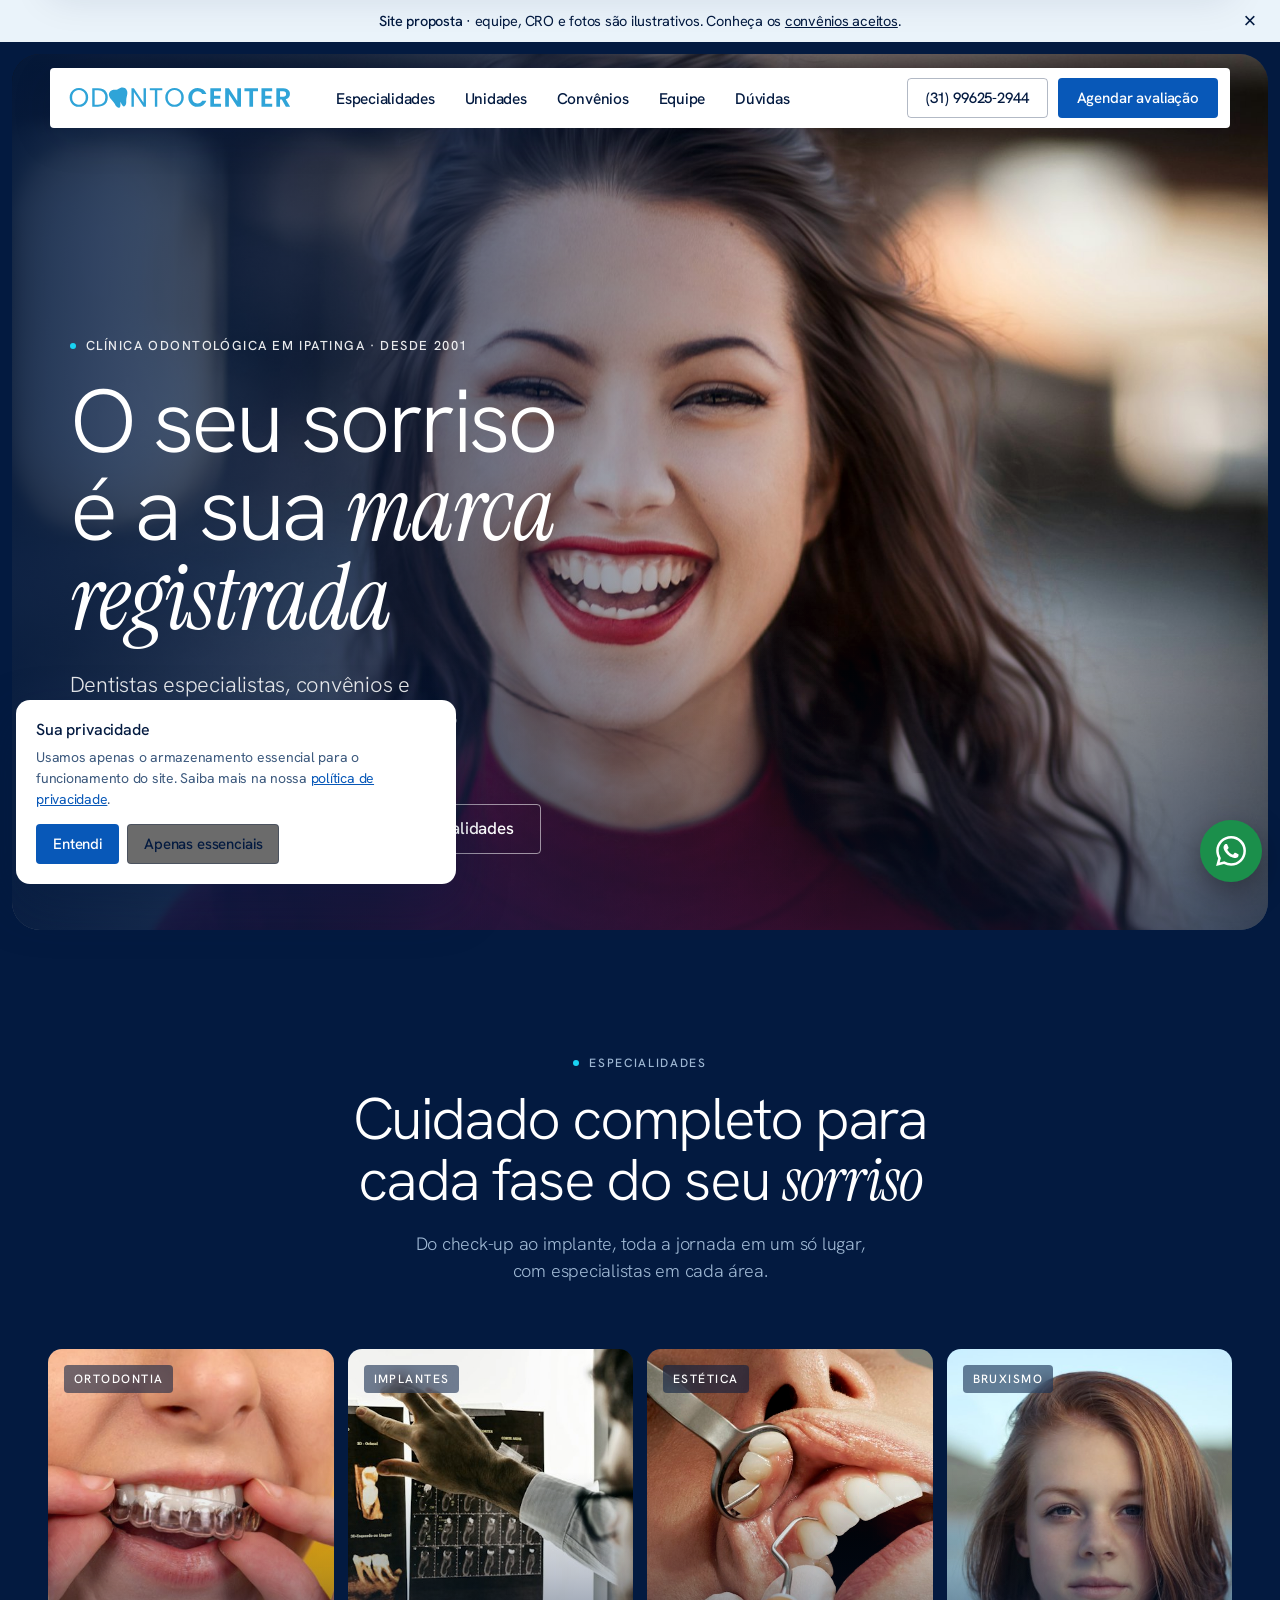
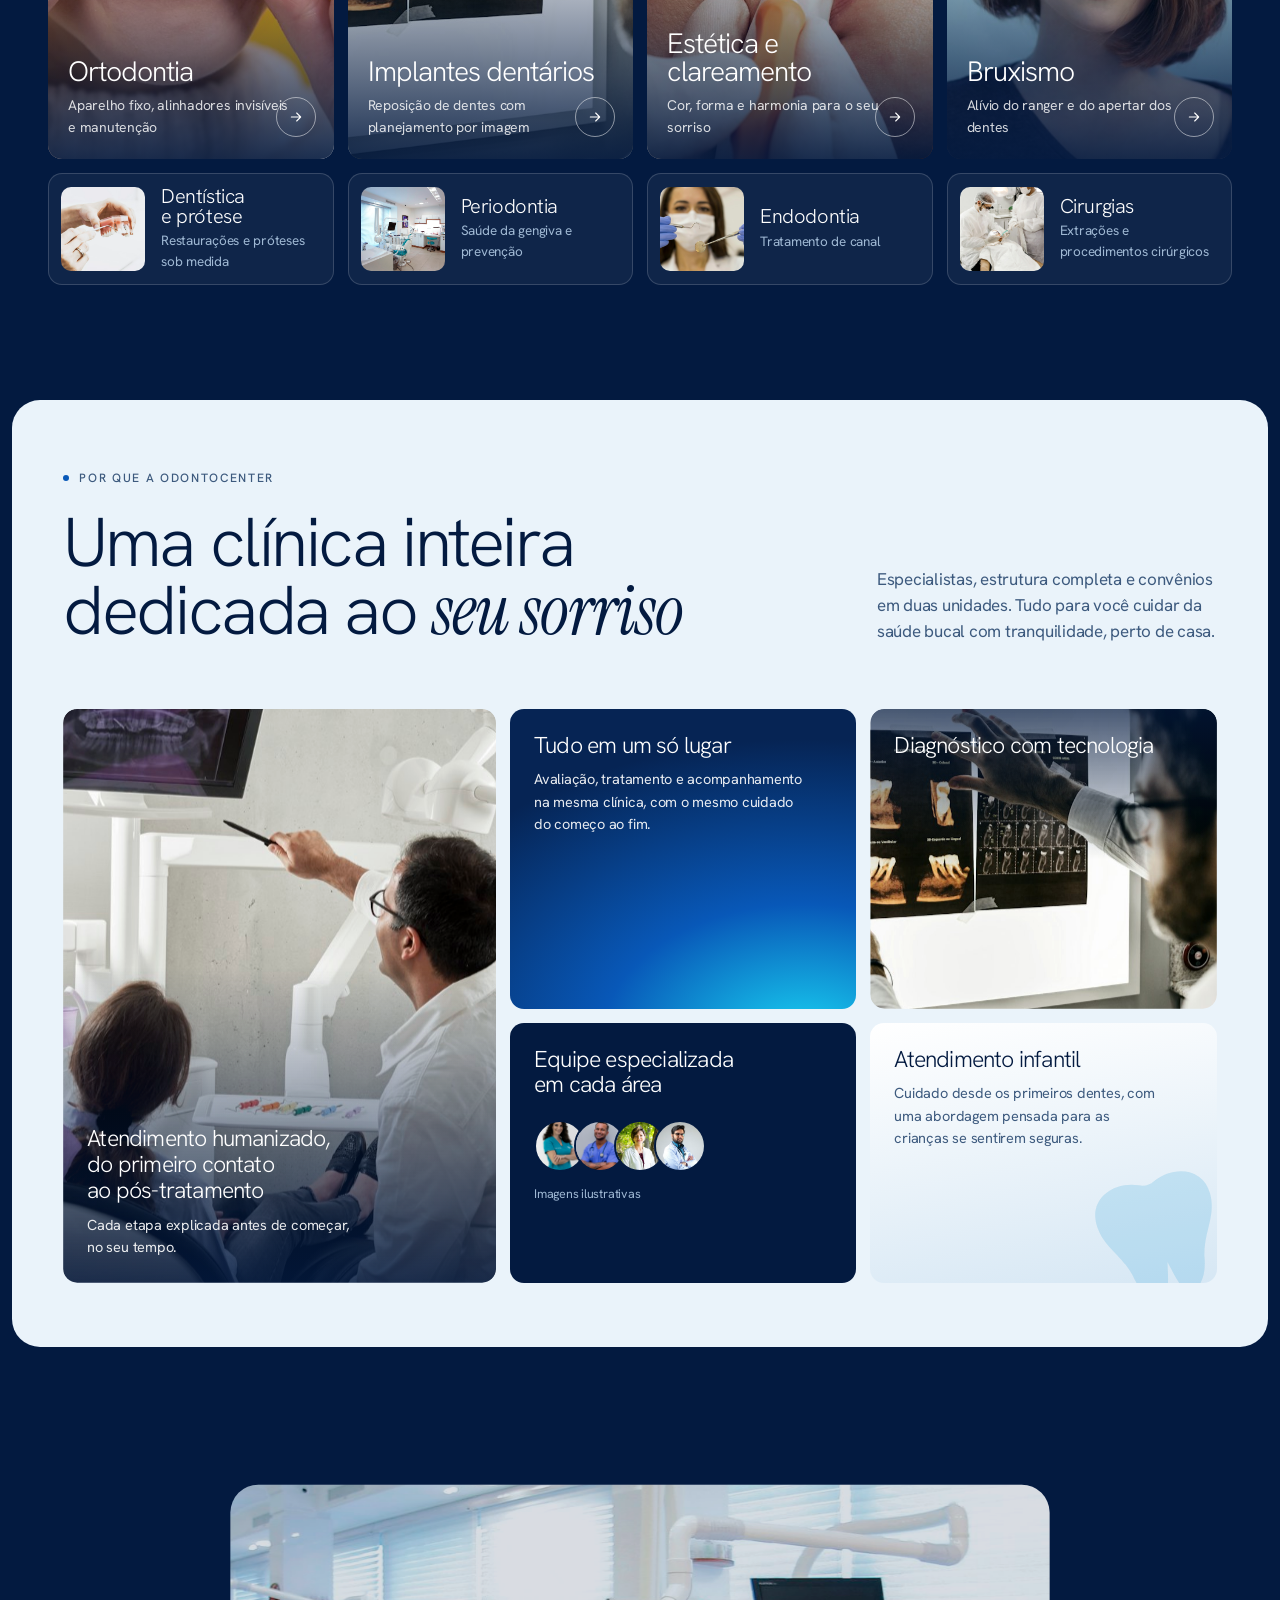
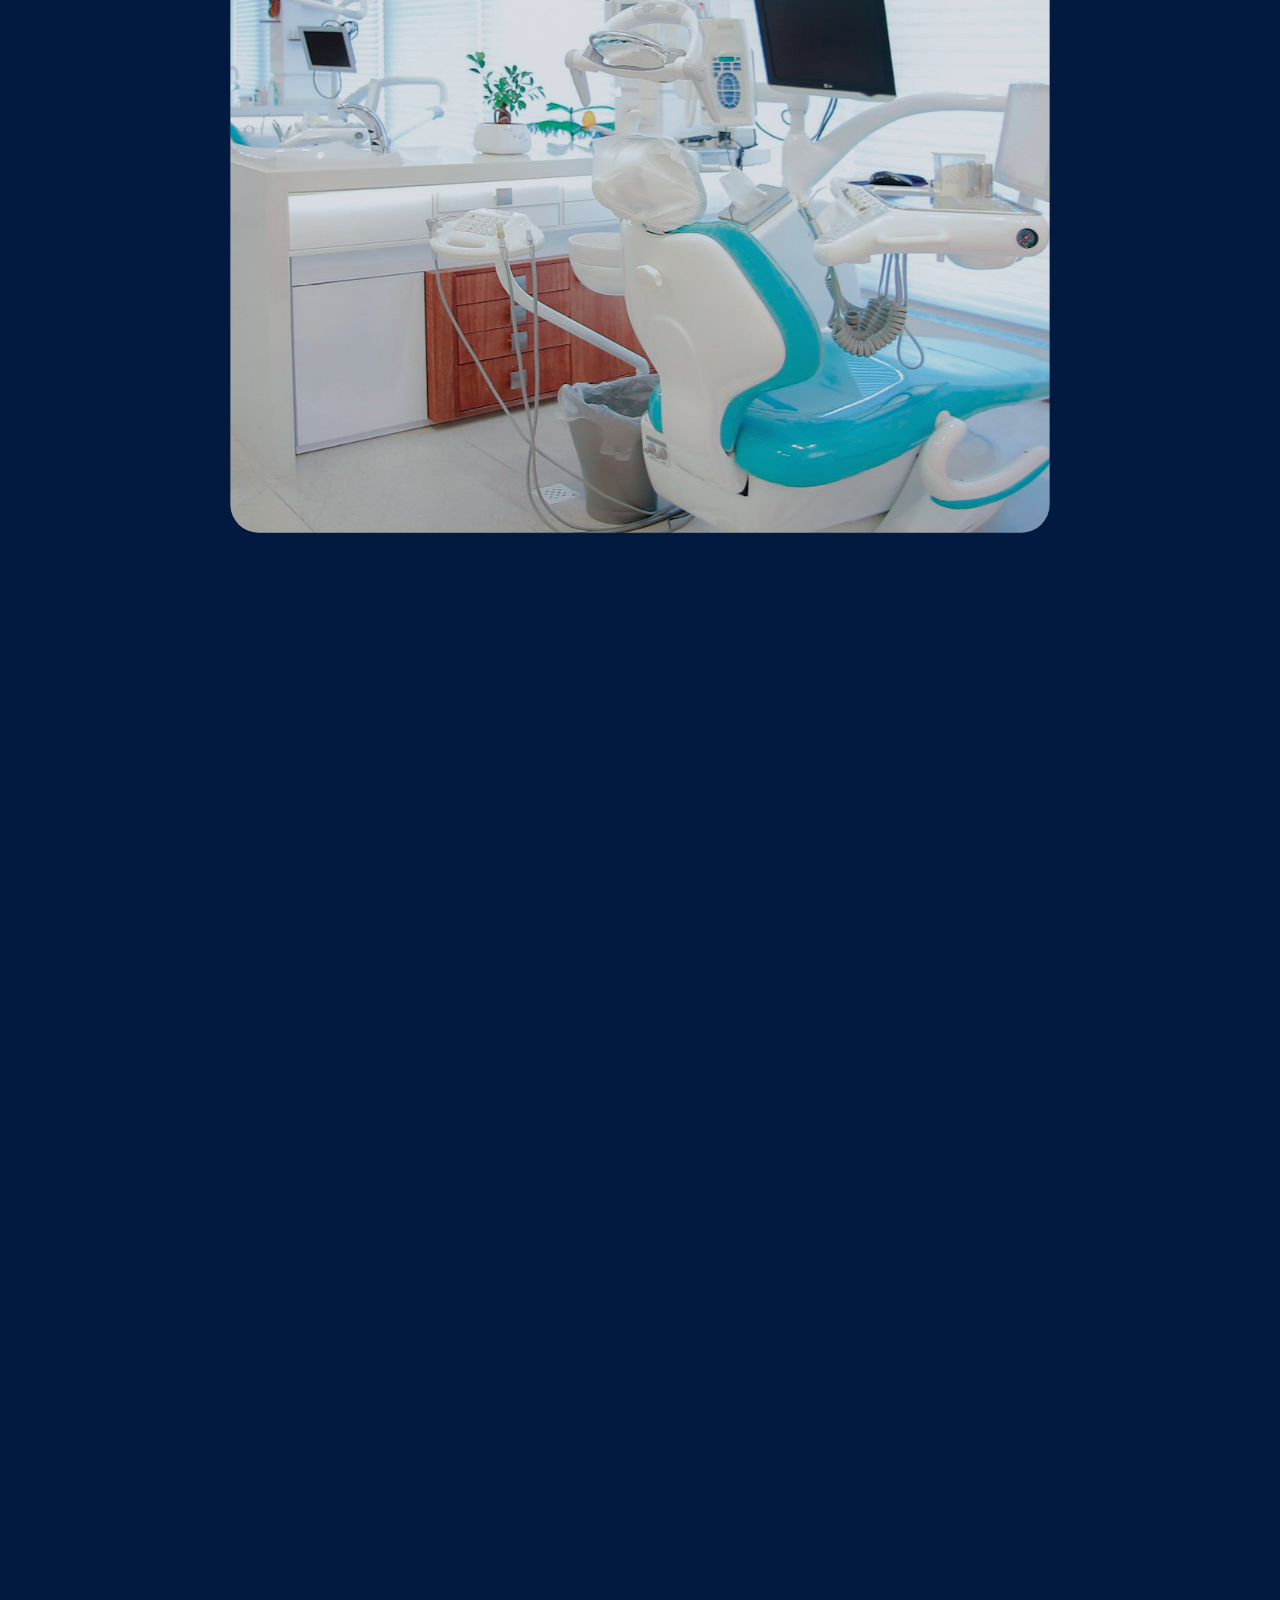
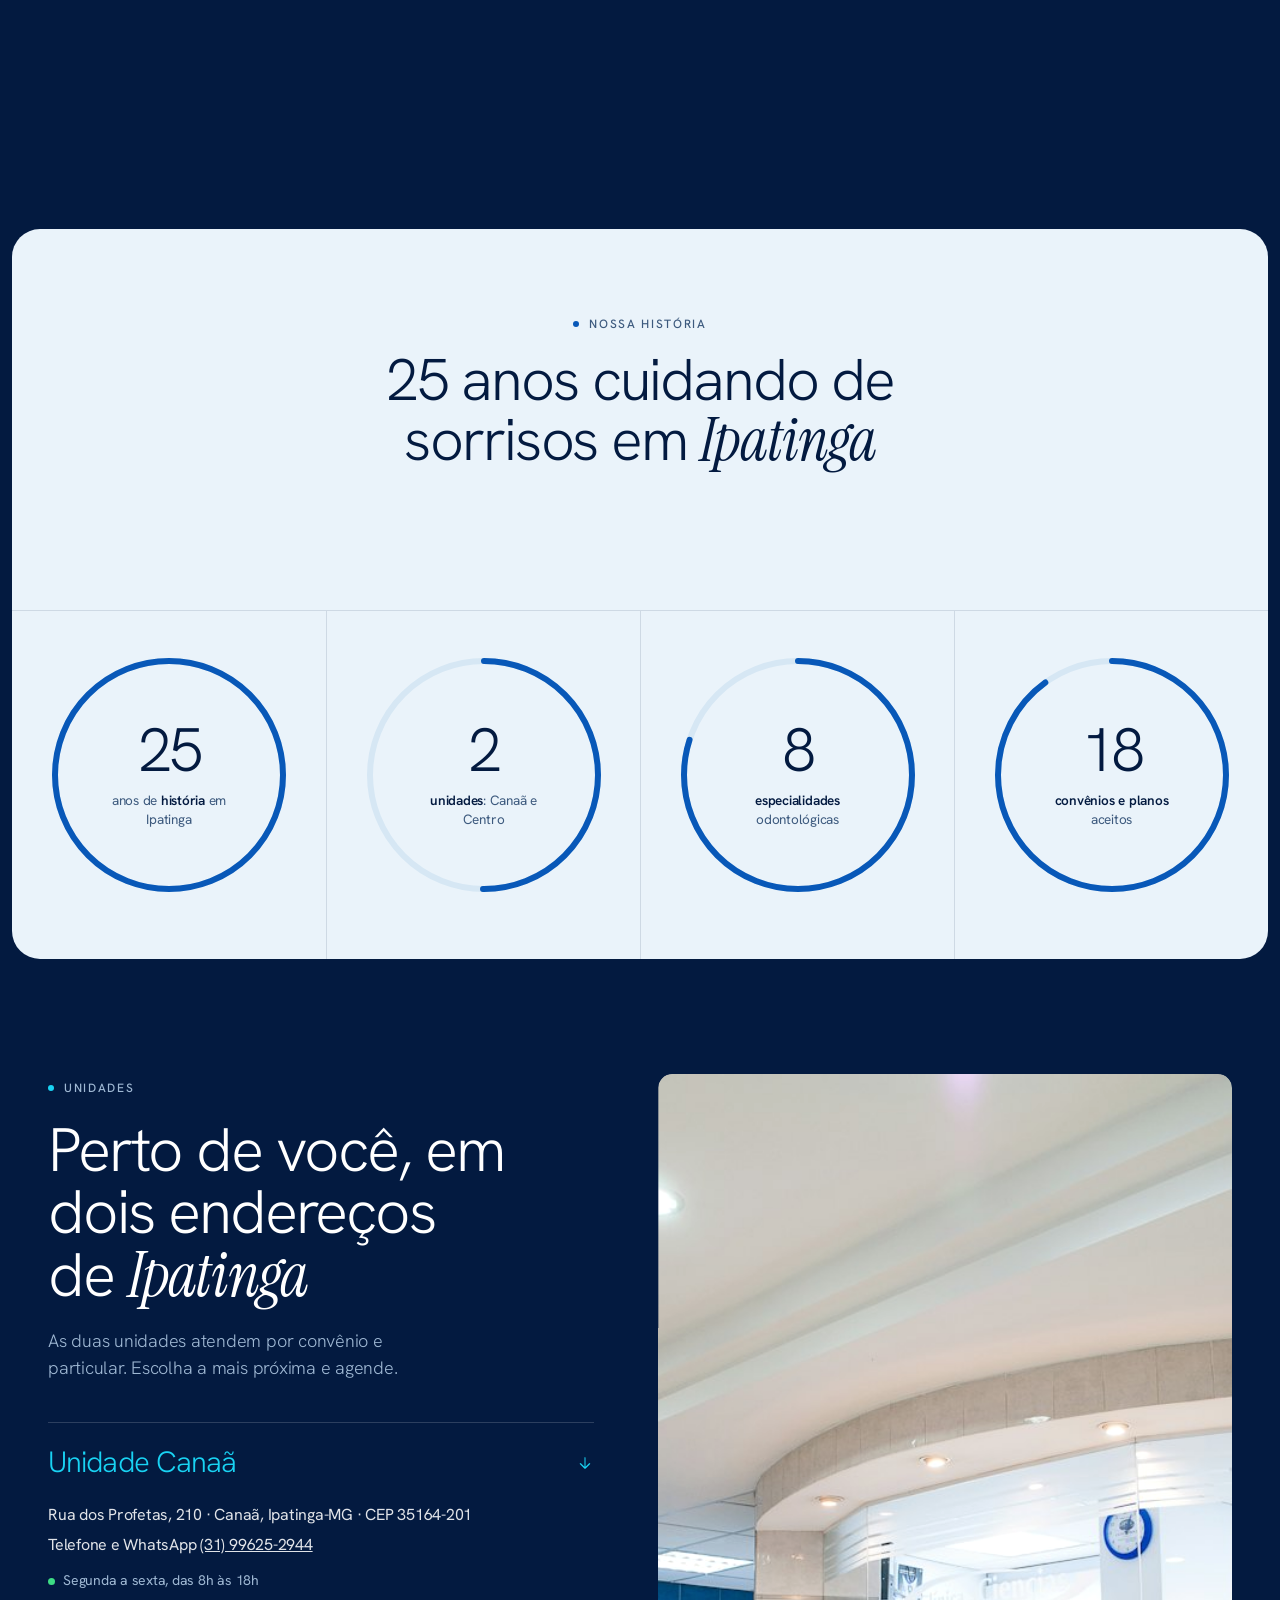
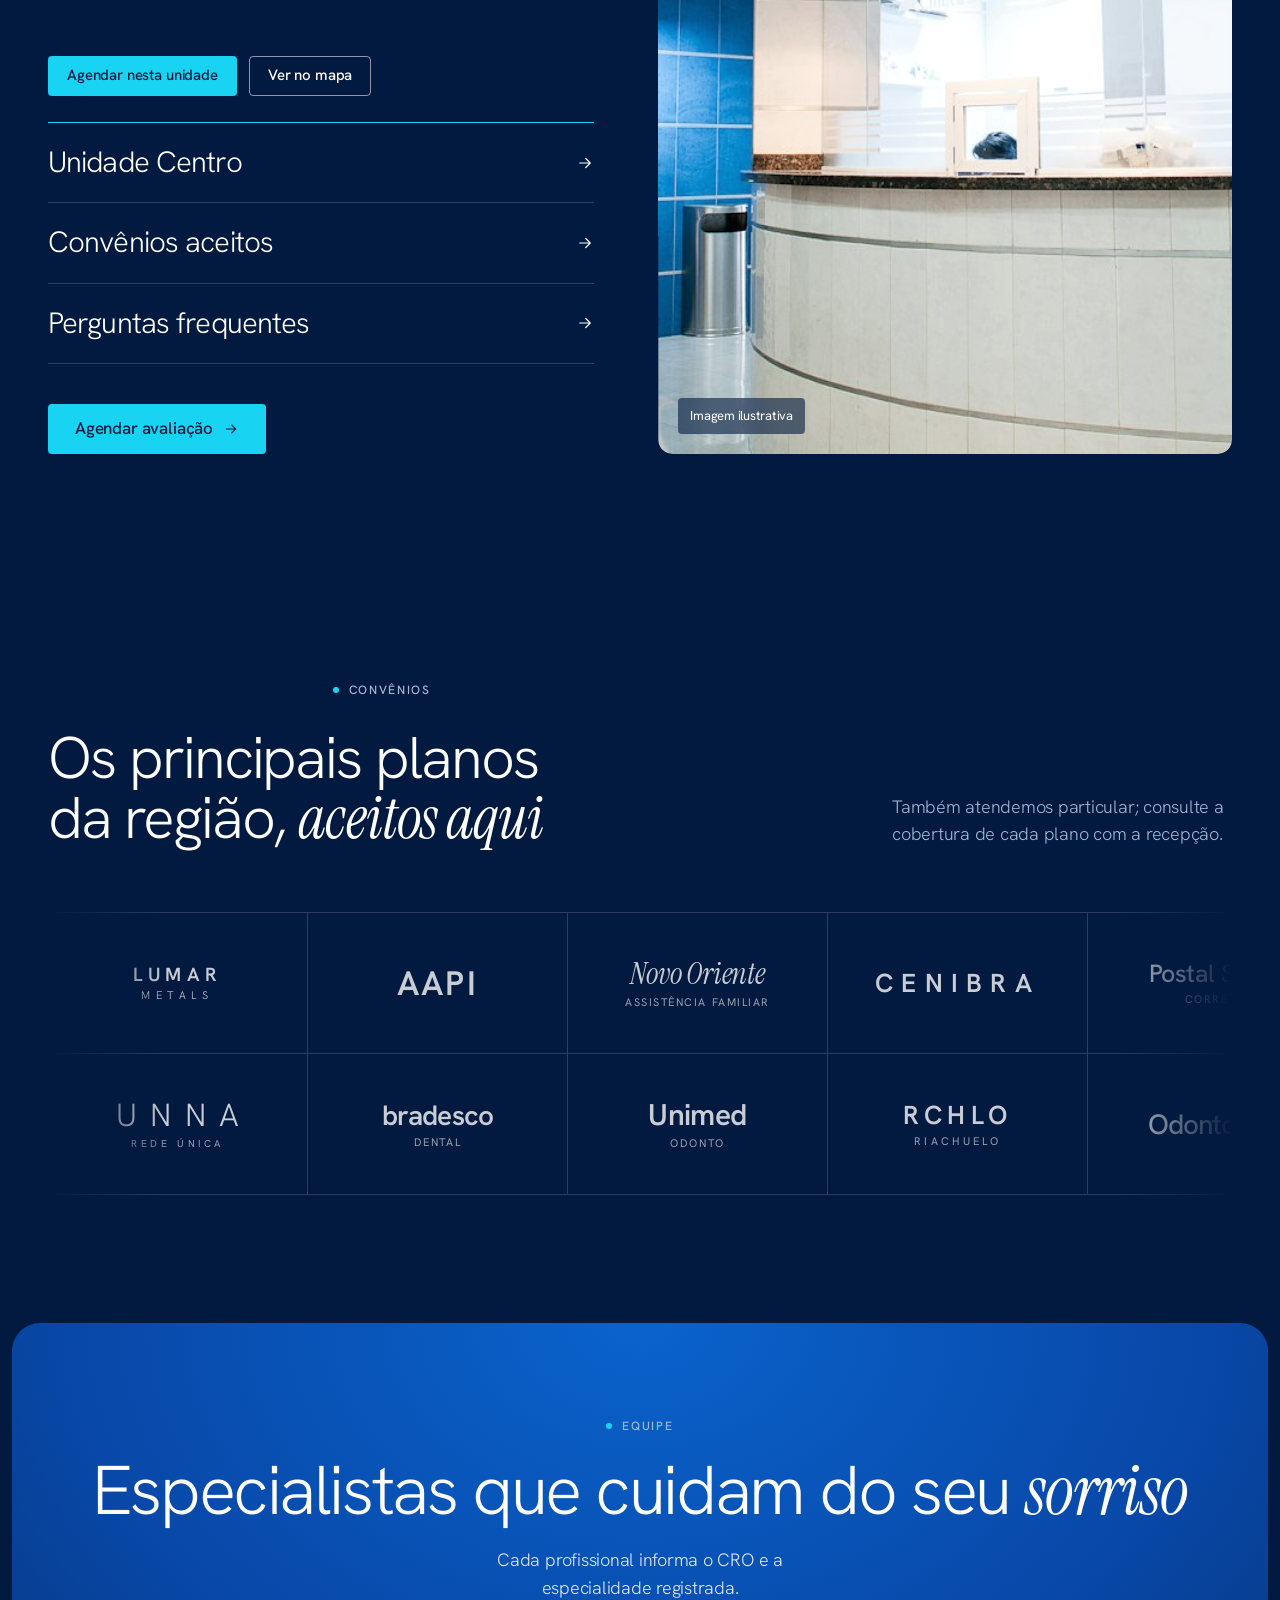
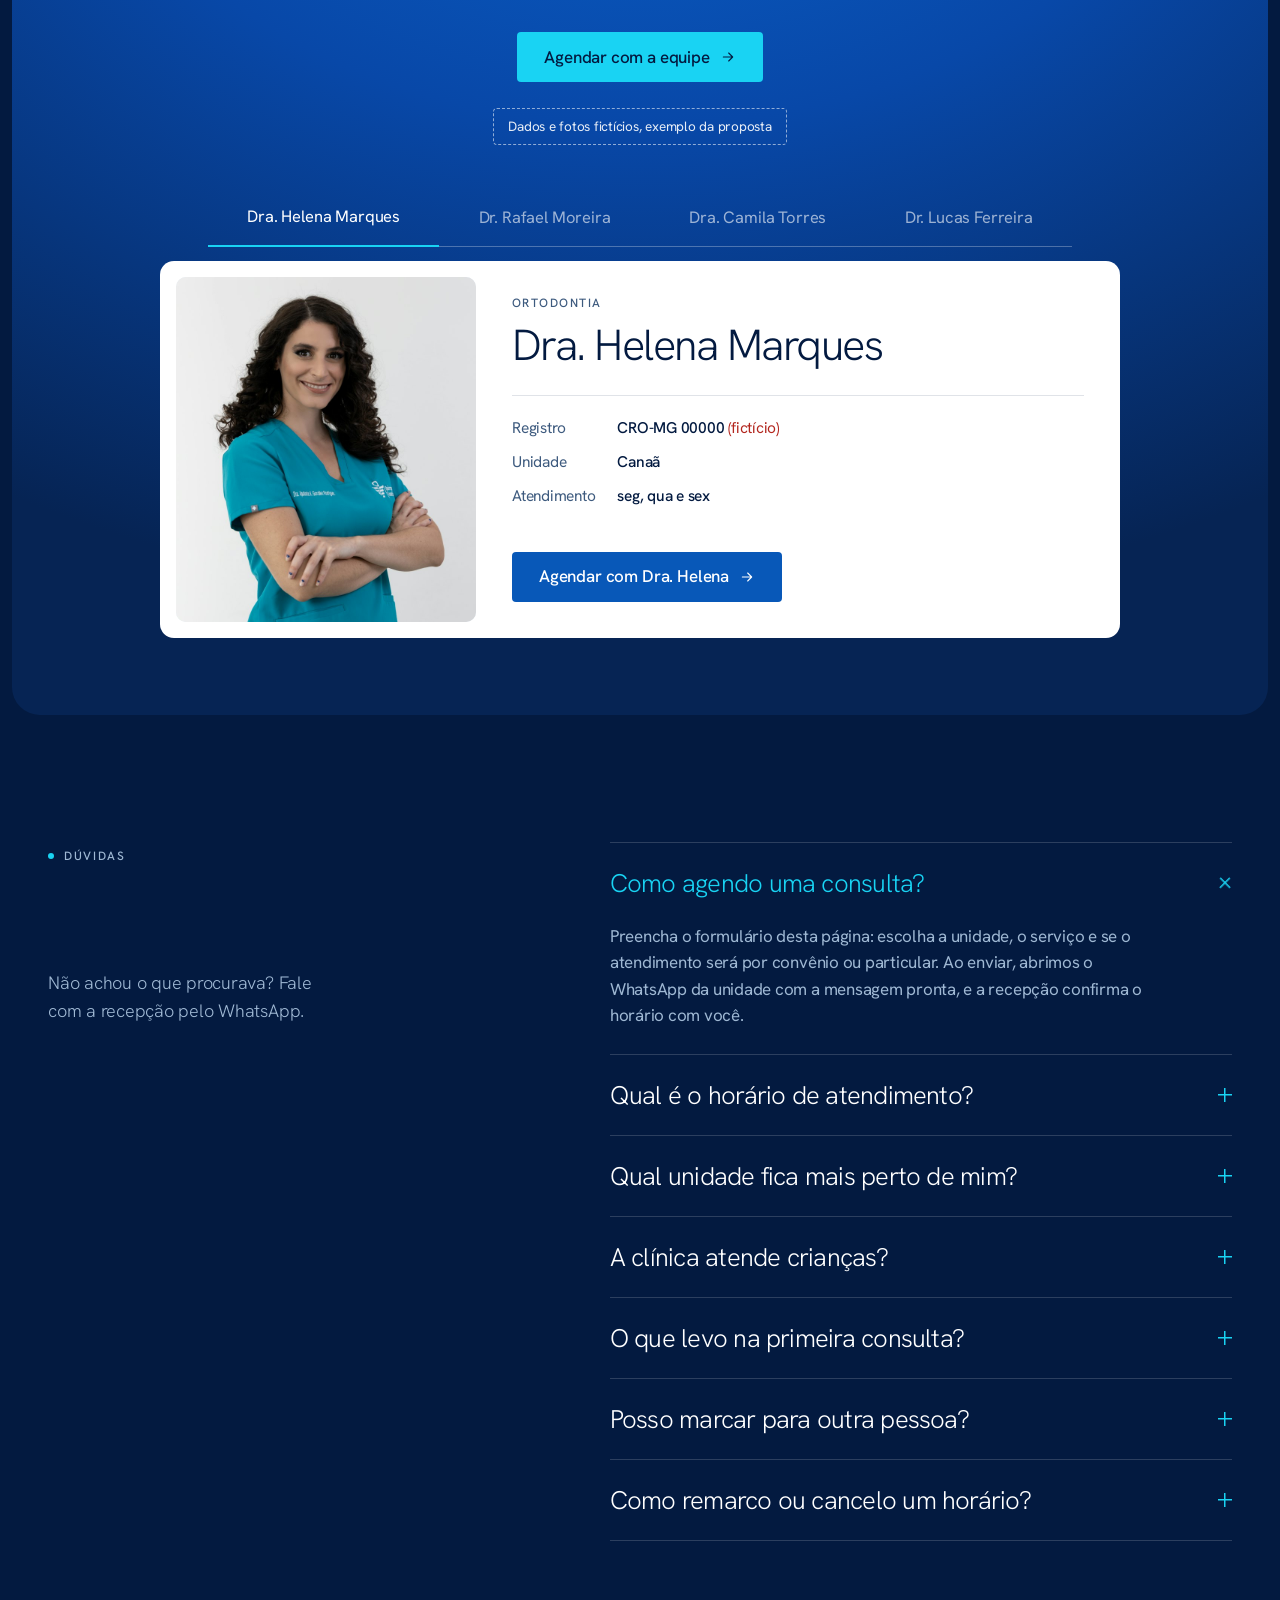
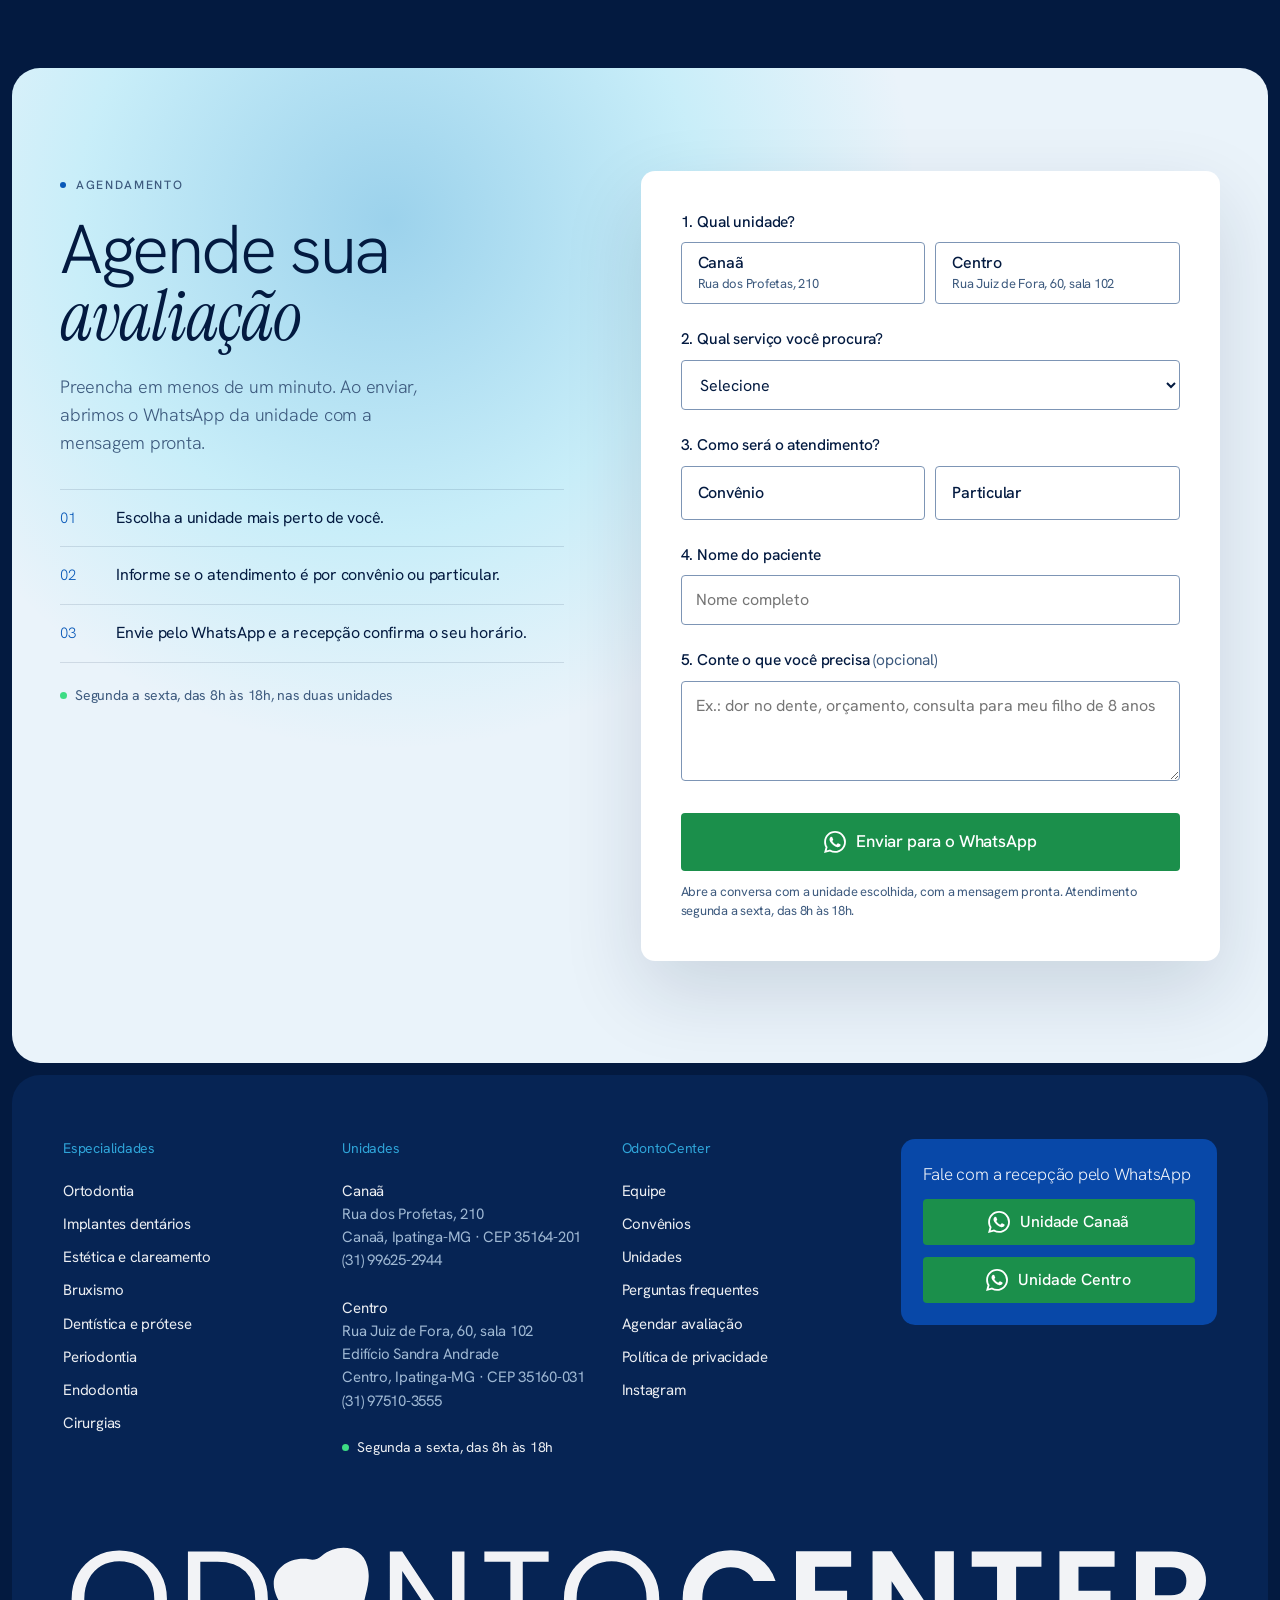
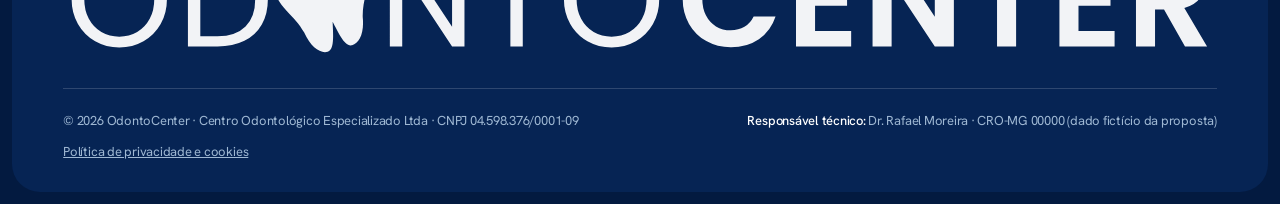
<file: site/index.html>
<!doctype html>
<html lang="pt-BR">
<head>
<meta charset="utf-8">
<meta name="viewport" content="width=device-width,initial-scale=1,viewport-fit=cover">
<title>Dentista em Ipatinga | OdontoCenter, clínica odontológica desde 2001</title>
<meta name="description" content="Clínica odontológica em Ipatinga há 25 anos: ortodontia, implantes, estética, bruxismo e mais. Unidades Canaã e Centro, segunda a sexta das 8h às 18h. Agende pelo WhatsApp.">
<link rel="canonical" href="https://odontocenter-ipatinga.vercel.app/">
<meta name="theme-color" content="#031A40">
<meta name="application-name" content="OdontoCenter">
<meta name="apple-mobile-web-app-title" content="OdontoCenter">
<meta name="format-detection" content="telephone=no">
<link rel="icon" href="favicon.ico" sizes="48x48">
<link rel="icon" href="favicon.svg" type="image/svg+xml">
<link rel="apple-touch-icon" href="apple-touch-icon.png">
<link rel="mask-icon" href="icons/safari-pinned-tab.svg" color="#0858B8">
<link rel="manifest" href="site.webmanifest">
<meta property="og:type" content="website">
<meta property="og:site_name" content="OdontoCenter">
<meta property="og:locale" content="pt_BR">
<meta property="og:url" content="https://odontocenter-ipatinga.vercel.app/">
<meta property="og:title" content="Dentista em Ipatinga | OdontoCenter, clínica odontológica desde 2001">
<meta property="og:description" content="Clínica odontológica em Ipatinga há 25 anos: ortodontia, implantes, estética, bruxismo e mais. Unidades Canaã e Centro, segunda a sexta das 8h às 18h. Agende pelo WhatsApp.">
<meta property="og:image" content="https://odontocenter-ipatinga.vercel.app/og/og-home.jpg">
<meta property="og:image:secure_url" content="https://odontocenter-ipatinga.vercel.app/og/og-home.jpg">
<meta property="og:image:type" content="image/jpeg">
<meta property="og:image:width" content="1200">
<meta property="og:image:height" content="630">
<meta property="og:image:alt" content="OdontoCenter, clínica odontológica em Ipatinga">
<meta name="twitter:card" content="summary_large_image">
<meta name="twitter:title" content="Dentista em Ipatinga | OdontoCenter, clínica odontológica desde 2001">
<meta name="twitter:description" content="Clínica odontológica em Ipatinga há 25 anos: ortodontia, implantes, estética, bruxismo e mais. Unidades Canaã e Centro, segunda a sexta das 8h às 18h. Agende pelo WhatsApp.">
<meta name="twitter:image" content="https://odontocenter-ipatinga.vercel.app/og/og-home.jpg">
<meta name="twitter:image:alt" content="OdontoCenter, clínica odontológica em Ipatinga">
<link rel="stylesheet" href="https://fonts.googleapis.com/css2?family=Hanken+Grotesk:wght@300;400;500;600&family=Instrument+Serif:ital@0;1&display=swap">
<link rel="stylesheet" href="assets/site.css">
<style>html,body{margin:0}:root{color-scheme:dark}</style>
</head>
<body>
<a class="skip" href="#conteudo">Ir para o conteúdo</a>
<div class="announce" id="announce"><span><b style="font-weight:500">Site proposta</b> · equipe, CRO e fotos são ilustrativos. Conheça os <a href="index.html#convenios">convênios aceitos</a>.</span><button type="button" id="announce-x" aria-label="Fechar aviso">×</button></div>
<div class="navcard stick" id="stick" aria-hidden="true"><a href="#topo" aria-label="OdontoCenter, página inicial"><svg class="logo" viewBox="-2 -8.38 846.94 90.74" role="img" aria-label="OdontoCenter"><path fill="currentColor" d="M4.3 34.9Q4.3 24.7 8.95 16.55Q13.6 8.4 21.6 3.85Q29.6 -0.7 39.3 -0.7Q49.1 -0.7 57.1 3.85Q65.1 8.4 69.7 16.5Q74.3 24.6 74.3 34.9Q74.3 45.2 69.7 53.3Q65.1 61.4 57.1 65.95Q49.1 70.5 39.3 70.5Q29.6 70.5 21.6 65.95Q13.6 61.4 8.95 53.25Q4.3 45.1 4.3 34.9ZM65 34.9Q65 26.5 61.65 20.25Q58.3 14 52.5 10.6Q46.7 7.2 39.3 7.2Q31.9 7.2 26.1 10.6Q20.3 14 16.95 20.25Q13.6 26.5 13.6 34.9Q13.6 43.2 16.95 49.5Q20.3 55.8 26.15 59.2Q32 62.6 39.3 62.6Q46.6 62.6 52.45 59.2Q58.3 55.8 61.65 49.5Q65 43.2 65 34.9Z M148.4 35.1Q148.4 45.8 143.95 53.65Q139.5 61.5 131.15 65.65Q122.8 69.8 111.4 69.8H89.7V0.1H111.4Q122.8 0.1 131.15 4.35Q139.5 8.6 143.95 16.5Q148.4 24.4 148.4 35.1ZM139.1 35.1Q139.1 22.1 131.95 14.8Q124.8 7.5 111.4 7.5H98.8V62.3H111.4Q124.9 62.3 132 55.15Q139.1 48 139.1 35.1Z M292.74 69.8H283.64L247.04 14.3V69.8H237.94V0H247.04L283.64 55.4V0H292.74Z M354.54 0.1V7.5H335.54V69.8H326.44V7.5H307.34V0.1Z M365.74 34.9Q365.74 24.7 370.39 16.55Q375.04 8.4 383.04 3.85Q391.04 -0.7 400.74 -0.7Q410.54 -0.7 418.54 3.85Q426.54 8.4 431.14 16.5Q435.74 24.6 435.74 34.9Q435.74 45.2 431.14 53.3Q426.54 61.4 418.54 65.95Q410.54 70.5 400.74 70.5Q391.04 70.5 383.04 65.95Q375.04 61.4 370.39 53.25Q365.74 45.1 365.74 34.9ZM426.44 34.9Q426.44 26.5 423.09 20.25Q419.74 14 413.94 10.6Q408.14 7.2 400.74 7.2Q393.34 7.2 387.54 10.6Q381.74 14 378.39 20.25Q375.04 26.5 375.04 34.9Q375.04 43.2 378.39 49.5Q381.74 55.8 387.59 59.2Q393.44 62.6 400.74 62.6Q408.04 62.6 413.89 59.2Q419.74 55.8 423.09 49.5Q426.44 43.2 426.44 34.9Z M488.34 -0.9Q500.04 -0.9 508.84 5.1Q517.64 11.1 521.14 21.7H505.04Q502.64 16.7 498.29 14.2Q493.94 11.7 488.24 11.7Q482.14 11.7 477.39 14.55Q472.64 17.4 469.99 22.6Q467.34 27.8 467.34 34.8Q467.34 41.7 469.99 46.95Q472.64 52.2 477.39 55.05Q482.14 57.9 488.24 57.9Q493.94 57.9 498.29 55.35Q502.64 52.8 505.04 47.8H521.14Q517.64 58.5 508.89 64.45Q500.14 70.4 488.34 70.4Q478.34 70.4 470.29 65.85Q462.24 61.3 457.59 53.2Q452.94 45.1 452.94 34.8Q452.94 24.5 457.59 16.35Q462.24 8.2 470.29 3.65Q478.34 -0.9 488.34 -0.9Z M550.14 11.3V28.8H573.64V39.9H550.14V58.4H576.64V69.8H536.14V-0.1H576.64V11.3Z M652.04 69.8H638.04L606.34 21.9V69.8H592.34V-0.1H606.34L638.04 47.9V-0.1H652.04Z M716.34 0V11.3H697.74V69.8H683.74V11.3H665.14V0Z M743.54 11.3V28.8H767.04V39.9H743.54V58.4H770.04V69.8H729.54V-0.1H770.04V11.3Z M821.74 69.8 806.34 42.6H799.74V69.8H785.74V0H811.94Q820.04 0 825.74 2.85Q831.44 5.7 834.29 10.55Q837.14 15.4 837.14 21.4Q837.14 28.3 833.14 33.85Q829.14 39.4 821.24 41.5L837.94 69.8ZM799.74 32.1H811.44Q817.14 32.1 819.94 29.35Q822.74 26.6 822.74 21.7Q822.74 16.9 819.94 14.25Q817.14 11.6 811.44 11.6H799.74Z M153.39,28.84 C 149.33,13.67 163.81,3.29 178.87,5.76 C 181.96,6.56 185.54,5.60 187.82,3.36 C 199.62,-6.30 217.35,-4.55 221.42,10.62 C 225.07,24.27 217.75,32.74 218.03,48.11 C 219.29,59.96 215.55,67.47 210.18,68.91 C 204.81,70.35 199.76,58.69 195.94,51.59 C 196.18,59.65 197.65,72.27 192.28,73.71 C 186.91,75.14 179.91,70.52 175.07,59.62 C 167.63,46.17 157.05,42.50 153.39,28.84Z"/></svg></a><nav aria-label="Principal"><a href="#especialidades">Especialidades</a><a href="#unidades">Unidades</a><a href="#convenios">Convênios</a><a href="#equipe">Equipe</a><a href="#duvidas">Dúvidas</a></nav><div class="end"><a class="tel btn btn-ob" href="tel:+5531996252944">(31) 99625-2944</a><a class="btn btn-b" href="#agendar">Agendar avaliação</a><button class="burger" type="button" aria-label="Abrir menu" aria-expanded="false" aria-controls="drawer"><span></span></button></div></div>
<div class="drawer" id="drawer" aria-hidden="true" role="dialog" aria-label="Menu"><button class="drawer-close" type="button" aria-label="Fechar menu">×</button><a class="dl" href="#especialidades">Especialidades<svg class="ar" viewBox="0 0 24 24" fill="none" stroke="currentColor" stroke-width="1.6" stroke-linecap="round" stroke-linejoin="round" aria-hidden="true"><path d="M5 12h14M13 6l6 6-6 6"/></svg></a><a class="dl" href="#unidades">Unidades<svg class="ar" viewBox="0 0 24 24" fill="none" stroke="currentColor" stroke-width="1.6" stroke-linecap="round" stroke-linejoin="round" aria-hidden="true"><path d="M5 12h14M13 6l6 6-6 6"/></svg></a><a class="dl" href="#convenios">Convênios<svg class="ar" viewBox="0 0 24 24" fill="none" stroke="currentColor" stroke-width="1.6" stroke-linecap="round" stroke-linejoin="round" aria-hidden="true"><path d="M5 12h14M13 6l6 6-6 6"/></svg></a><a class="dl" href="#equipe">Equipe<svg class="ar" viewBox="0 0 24 24" fill="none" stroke="currentColor" stroke-width="1.6" stroke-linecap="round" stroke-linejoin="round" aria-hidden="true"><path d="M5 12h14M13 6l6 6-6 6"/></svg></a><a class="dl" href="#duvidas">Dúvidas<svg class="ar" viewBox="0 0 24 24" fill="none" stroke="currentColor" stroke-width="1.6" stroke-linecap="round" stroke-linejoin="round" aria-hidden="true"><path d="M5 12h14M13 6l6 6-6 6"/></svg></a><a class="dl" href="#agendar">Agendar avaliação<svg class="ar" viewBox="0 0 24 24" fill="none" stroke="currentColor" stroke-width="1.6" stroke-linecap="round" stroke-linejoin="round" aria-hidden="true"><path d="M5 12h14M13 6l6 6-6 6"/></svg></a><div class="dsub"><a href="especialidades/ortodontia-ipatinga.html">Ortodontia</a><a href="especialidades/implante-dentario-ipatinga.html">Implantes dentários</a><a href="especialidades/clareamento-estetica-dental-ipatinga.html">Estética e clareamento</a><a href="especialidades/bruxismo-ipatinga.html">Bruxismo</a><a href="especialidades/dentistica-protese-ipatinga.html">Dentística e prótese</a><a href="especialidades/periodontia-tratamento-gengiva-ipatinga.html">Periodontia</a><a href="especialidades/tratamento-de-canal-endodontia-ipatinga.html">Endodontia</a><a href="especialidades/cirurgia-odontologica-ipatinga.html">Cirurgias</a></div><div class="dbot"><a class="btn btn-wa" data-wa="canaa" href="#"><svg class="wa" width="22" height="22" viewBox="0 0 24 24" fill="currentColor" aria-hidden="true"><path d="M17.472 14.382c-.297-.149-1.758-.867-2.03-.967-.273-.099-.471-.148-.67.15-.197.297-.767.966-.94 1.164-.173.199-.347.223-.644.075-.297-.15-1.255-.463-2.39-1.475-.883-.788-1.48-1.761-1.653-2.059-.173-.297-.018-.458.13-.606.134-.133.298-.347.446-.52.149-.174.198-.298.298-.497.099-.198.05-.371-.025-.52-.075-.149-.669-1.612-.916-2.207-.242-.579-.487-.5-.669-.51-.173-.008-.371-.01-.57-.01-.198 0-.52.074-.792.372-.272.297-1.04 1.016-1.04 2.479 0 1.462 1.065 2.875 1.213 3.074.149.198 2.096 3.2 5.077 4.487.709.306 1.262.489 1.694.625.712.227 1.36.195 1.871.118.571-.085 1.758-.719 2.006-1.413.248-.694.248-1.289.173-1.413-.074-.124-.272-.198-.57-.347m-5.421 7.403h-.004a9.87 9.87 0 01-5.031-1.378l-.361-.214-3.741.982.998-3.648-.235-.374a9.86 9.86 0 01-1.51-5.26c.001-5.45 4.436-9.884 9.888-9.884 2.64 0 5.122 1.03 6.988 2.898a9.825 9.825 0 012.893 6.994c-.003 5.45-4.437 9.884-9.885 9.884m8.413-18.297A11.815 11.815 0 0012.05 0C5.495 0 .16 5.335.157 11.892c0 2.096.547 4.142 1.588 5.945L.057 24l6.305-1.654a11.882 11.882 0 005.683 1.448h.005c6.554 0 11.89-5.335 11.893-11.893a11.821 11.821 0 00-3.48-8.413Z"/></svg> WhatsApp Canaã</a><a class="btn btn-wa" data-wa="centro" href="#"><svg class="wa" width="22" height="22" viewBox="0 0 24 24" fill="currentColor" aria-hidden="true"><path d="M17.472 14.382c-.297-.149-1.758-.867-2.03-.967-.273-.099-.471-.148-.67.15-.197.297-.767.966-.94 1.164-.173.199-.347.223-.644.075-.297-.15-1.255-.463-2.39-1.475-.883-.788-1.48-1.761-1.653-2.059-.173-.297-.018-.458.13-.606.134-.133.298-.347.446-.52.149-.174.198-.298.298-.497.099-.198.05-.371-.025-.52-.075-.149-.669-1.612-.916-2.207-.242-.579-.487-.5-.669-.51-.173-.008-.371-.01-.57-.01-.198 0-.52.074-.792.372-.272.297-1.04 1.016-1.04 2.479 0 1.462 1.065 2.875 1.213 3.074.149.198 2.096 3.2 5.077 4.487.709.306 1.262.489 1.694.625.712.227 1.36.195 1.871.118.571-.085 1.758-.719 2.006-1.413.248-.694.248-1.289.173-1.413-.074-.124-.272-.198-.57-.347m-5.421 7.403h-.004a9.87 9.87 0 01-5.031-1.378l-.361-.214-3.741.982.998-3.648-.235-.374a9.86 9.86 0 01-1.51-5.26c.001-5.45 4.436-9.884 9.888-9.884 2.64 0 5.122 1.03 6.988 2.898a9.825 9.825 0 012.893 6.994c-.003 5.45-4.437 9.884-9.885 9.884m8.413-18.297A11.815 11.815 0 0012.05 0C5.495 0 .16 5.335.157 11.892c0 2.096.547 4.142 1.588 5.945L.057 24l6.305-1.654a11.882 11.882 0 005.683 1.448h.005c6.554 0 11.89-5.335 11.893-11.893a11.821 11.821 0 00-3.48-8.413Z"/></svg> WhatsApp Centro</a><span class="hours">Segunda a sexta, das 8h às 18h</span></div></div>
<main id="conteudo">
<header class="hero" id="topo">
  <div class="hero-bg"><img class="photo-grade" src="img/hero.jpg" alt="Mulher sorrindo com dentes saudáveis" width="1800" height="2700" fetchpriority="high"></div>
  <div class="navcard"><a href="#topo" aria-label="OdontoCenter, página inicial"><svg class="logo" viewBox="-2 -8.38 846.94 90.74" role="img" aria-label="OdontoCenter"><path fill="currentColor" d="M4.3 34.9Q4.3 24.7 8.95 16.55Q13.6 8.4 21.6 3.85Q29.6 -0.7 39.3 -0.7Q49.1 -0.7 57.1 3.85Q65.1 8.4 69.7 16.5Q74.3 24.6 74.3 34.9Q74.3 45.2 69.7 53.3Q65.1 61.4 57.1 65.95Q49.1 70.5 39.3 70.5Q29.6 70.5 21.6 65.95Q13.6 61.4 8.95 53.25Q4.3 45.1 4.3 34.9ZM65 34.9Q65 26.5 61.65 20.25Q58.3 14 52.5 10.6Q46.7 7.2 39.3 7.2Q31.9 7.2 26.1 10.6Q20.3 14 16.95 20.25Q13.6 26.5 13.6 34.9Q13.6 43.2 16.95 49.5Q20.3 55.8 26.15 59.2Q32 62.6 39.3 62.6Q46.6 62.6 52.45 59.2Q58.3 55.8 61.65 49.5Q65 43.2 65 34.9Z M148.4 35.1Q148.4 45.8 143.95 53.65Q139.5 61.5 131.15 65.65Q122.8 69.8 111.4 69.8H89.7V0.1H111.4Q122.8 0.1 131.15 4.35Q139.5 8.6 143.95 16.5Q148.4 24.4 148.4 35.1ZM139.1 35.1Q139.1 22.1 131.95 14.8Q124.8 7.5 111.4 7.5H98.8V62.3H111.4Q124.9 62.3 132 55.15Q139.1 48 139.1 35.1Z M292.74 69.8H283.64L247.04 14.3V69.8H237.94V0H247.04L283.64 55.4V0H292.74Z M354.54 0.1V7.5H335.54V69.8H326.44V7.5H307.34V0.1Z M365.74 34.9Q365.74 24.7 370.39 16.55Q375.04 8.4 383.04 3.85Q391.04 -0.7 400.74 -0.7Q410.54 -0.7 418.54 3.85Q426.54 8.4 431.14 16.5Q435.74 24.6 435.74 34.9Q435.74 45.2 431.14 53.3Q426.54 61.4 418.54 65.95Q410.54 70.5 400.74 70.5Q391.04 70.5 383.04 65.95Q375.04 61.4 370.39 53.25Q365.74 45.1 365.74 34.9ZM426.44 34.9Q426.44 26.5 423.09 20.25Q419.74 14 413.94 10.6Q408.14 7.2 400.74 7.2Q393.34 7.2 387.54 10.6Q381.74 14 378.39 20.25Q375.04 26.5 375.04 34.9Q375.04 43.2 378.39 49.5Q381.74 55.8 387.59 59.2Q393.44 62.6 400.74 62.6Q408.04 62.6 413.89 59.2Q419.74 55.8 423.09 49.5Q426.44 43.2 426.44 34.9Z M488.34 -0.9Q500.04 -0.9 508.84 5.1Q517.64 11.1 521.14 21.7H505.04Q502.64 16.7 498.29 14.2Q493.94 11.7 488.24 11.7Q482.14 11.7 477.39 14.55Q472.64 17.4 469.99 22.6Q467.34 27.8 467.34 34.8Q467.34 41.7 469.99 46.95Q472.64 52.2 477.39 55.05Q482.14 57.9 488.24 57.9Q493.94 57.9 498.29 55.35Q502.64 52.8 505.04 47.8H521.14Q517.64 58.5 508.89 64.45Q500.14 70.4 488.34 70.4Q478.34 70.4 470.29 65.85Q462.24 61.3 457.59 53.2Q452.94 45.1 452.94 34.8Q452.94 24.5 457.59 16.35Q462.24 8.2 470.29 3.65Q478.34 -0.9 488.34 -0.9Z M550.14 11.3V28.8H573.64V39.9H550.14V58.4H576.64V69.8H536.14V-0.1H576.64V11.3Z M652.04 69.8H638.04L606.34 21.9V69.8H592.34V-0.1H606.34L638.04 47.9V-0.1H652.04Z M716.34 0V11.3H697.74V69.8H683.74V11.3H665.14V0Z M743.54 11.3V28.8H767.04V39.9H743.54V58.4H770.04V69.8H729.54V-0.1H770.04V11.3Z M821.74 69.8 806.34 42.6H799.74V69.8H785.74V0H811.94Q820.04 0 825.74 2.85Q831.44 5.7 834.29 10.55Q837.14 15.4 837.14 21.4Q837.14 28.3 833.14 33.85Q829.14 39.4 821.24 41.5L837.94 69.8ZM799.74 32.1H811.44Q817.14 32.1 819.94 29.35Q822.74 26.6 822.74 21.7Q822.74 16.9 819.94 14.25Q817.14 11.6 811.44 11.6H799.74Z M153.39,28.84 C 149.33,13.67 163.81,3.29 178.87,5.76 C 181.96,6.56 185.54,5.60 187.82,3.36 C 199.62,-6.30 217.35,-4.55 221.42,10.62 C 225.07,24.27 217.75,32.74 218.03,48.11 C 219.29,59.96 215.55,67.47 210.18,68.91 C 204.81,70.35 199.76,58.69 195.94,51.59 C 196.18,59.65 197.65,72.27 192.28,73.71 C 186.91,75.14 179.91,70.52 175.07,59.62 C 167.63,46.17 157.05,42.50 153.39,28.84Z"/></svg></a><nav aria-label="Principal"><a href="#especialidades">Especialidades</a><a href="#unidades">Unidades</a><a href="#convenios">Convênios</a><a href="#equipe">Equipe</a><a href="#duvidas">Dúvidas</a></nav><div class="end"><a class="tel btn btn-ob" href="tel:+5531996252944">(31) 99625-2944</a><a class="btn btn-b" href="#agendar">Agendar avaliação</a><button class="burger" type="button" aria-label="Abrir menu" aria-expanded="false" aria-controls="drawer"><span></span></button></div></div>
  <div class="hero-copy">
    <h1 class="hero-eyebrow rv" style="--d:.05s">Clínica odontológica em Ipatinga · desde 2001</h1><p class="tagline" aria-hidden="false"><span class="ln"><span style="--d:.15s">O seu sorriso</span></span><span class="ln"><span style="--d:.27s">é a sua <span class="it">marca</span></span></span><span class="ln"><span style="--d:.39s"><span class="it">registrada</span></span></span></p>
    <p class="sub rv" style="--d:.55s">Dentistas especialistas, convênios e atendimento humanizado no Canaã e no Centro. Segunda a sexta, das 8h às 18h.</p>
    <div class="row rv" style="--d:.68s"><a class="btn btn-e" href="#agendar">Agendar avaliação <svg class="ar" viewBox="0 0 24 24" fill="none" stroke="currentColor" stroke-width="1.6" stroke-linecap="round" stroke-linejoin="round" aria-hidden="true"><path d="M5 12h14M13 6l6 6-6 6"/></svg></a><a class="btn btn-o" href="#especialidades">Conhecer especialidades</a></div>
  </div>
</header>

<section class="sec" id="especialidades" aria-labelledby="h-esp"><div class="wrap">
  <div class="sec-head"><span class="eyebrow rv">Especialidades</span><h2 class="rv" id="h-esp" style="--d:.08s">Cuidado completo para cada fase do seu <span class="it">sorriso</span></h2><p class="rv" style="--d:.16s">Do check-up ao implante, toda a jornada em um só lugar, com especialistas em cada área.</p></div>
  <div class="pc">
    <a class="pcard rv" style="--d:0s" href="especialidades/ortodontia-ipatinga.html"><img class="photo-grade" src="img/orto.jpg" alt="Paciente colocando alinhador ortodôntico transparente" loading="lazy"><span class="tag">Ortodontia</span><span class="tx"><h3>Ortodontia</h3><p>Aparelho fixo, alinhadores invisíveis e manutenção</p></span><span class="go"><svg class="ar" viewBox="0 0 24 24" fill="none" stroke="currentColor" stroke-width="1.6" stroke-linecap="round" stroke-linejoin="round" aria-hidden="true"><path d="M5 12h14M13 6l6 6-6 6"/></svg></span></a>
    <a class="pcard rv" style="--d:.08s" href="especialidades/implante-dentario-ipatinga.html"><img class="photo-grade" src="img/implante.jpg" alt="Dentista analisando radiografias" loading="lazy"><span class="tag">Implantes</span><span class="tx"><h3>Implantes dentários</h3><p>Reposição de dentes com planejamento por imagem</p></span><span class="go"><svg class="ar" viewBox="0 0 24 24" fill="none" stroke="currentColor" stroke-width="1.6" stroke-linecap="round" stroke-linejoin="round" aria-hidden="true"><path d="M5 12h14M13 6l6 6-6 6"/></svg></span></a>
    <a class="pcard rv" style="--d:.16s" href="especialidades/clareamento-estetica-dental-ipatinga.html"><img class="photo-grade" src="img/estetica.jpg" alt="Exame do sorriso de um paciente" loading="lazy"><span class="tag">Estética</span><span class="tx"><h3>Estética e clareamento</h3><p>Cor, forma e harmonia para o seu sorriso</p></span><span class="go"><svg class="ar" viewBox="0 0 24 24" fill="none" stroke="currentColor" stroke-width="1.6" stroke-linecap="round" stroke-linejoin="round" aria-hidden="true"><path d="M5 12h14M13 6l6 6-6 6"/></svg></span></a>
    <a class="pcard rv" style="--d:.24s" href="especialidades/bruxismo-ipatinga.html"><img class="photo-grade" src="img/bruxismo.jpg" alt="Mulher com expressão tranquila" loading="lazy"><span class="tag">Bruxismo</span><span class="tx"><h3>Bruxismo</h3><p>Alívio do ranger e do apertar dos dentes</p></span><span class="go"><svg class="ar" viewBox="0 0 24 24" fill="none" stroke="currentColor" stroke-width="1.6" stroke-linecap="round" stroke-linejoin="round" aria-hidden="true"><path d="M5 12h14M13 6l6 6-6 6"/></svg></span></a>
  </div>
  <div class="lc">
    <a class="lcard rv" style="--d:0s" href="especialidades/dentistica-protese-ipatinga.html"><span class="th"><img class="photo-grade" src="img/protese.jpg" alt="" loading="lazy"></span><span><h3>Dentística e prótese</h3><p>Restaurações e próteses sob medida</p></span></a>
    <a class="lcard rv" style="--d:.06s" href="especialidades/periodontia-tratamento-gengiva-ipatinga.html"><span class="th"><img class="photo-grade" src="img/perio.jpg" alt="" loading="lazy"></span><span><h3>Periodontia</h3><p>Saúde da gengiva e prevenção</p></span></a>
    <a class="lcard rv" style="--d:.12s" href="especialidades/tratamento-de-canal-endodontia-ipatinga.html"><span class="th"><img class="photo-grade" src="img/endo.jpg" alt="" loading="lazy"></span><span><h3>Endodontia</h3><p>Tratamento de canal</p></span></a>
    <a class="lcard rv" style="--d:.18s" href="especialidades/cirurgia-odontologica-ipatinga.html"><span class="th"><img class="photo-grade" src="img/cirurgia.jpg" alt="" loading="lazy"></span><span><h3>Cirurgias</h3><p>Extrações e procedimentos cirúrgicos</p></span></a>
  </div>
</div></section>

<section class="panel light" aria-labelledby="h-bento">
  <div class="panel-head"><div><span class="eyebrow rv">Por que a OdontoCenter</span><h2 class="rv" id="h-bento" style="--d:.08s;margin-top:20px">Uma clínica inteira dedicada ao <span class="it">seu sorriso</span></h2></div><p class="intro rv" style="--d:.16s">Especialistas, estrutura completa e convênios em duas unidades. Tudo para você cuidar da saúde bucal com tranquilidade, perto de casa.</p></div>
  <div class="bento">
    <div class="tile ph t1 rv-img rv-ph"><img class="bg photo-grade" data-par src="img/clinica2.jpg" alt="Dentista atendendo paciente em consultório" loading="lazy"><div class="bot"><h3>Atendimento humanizado, do primeiro contato ao pós-tratamento</h3><p>Cada etapa explicada antes de começar, no seu tempo.</p></div></div>
    <div class="tile t2 rv" style="--d:.08s"><h3>Tudo em um só lugar</h3><p>Avaliação, tratamento e acompanhamento na mesma clínica, com o mesmo cuidado do começo ao fim.</p></div>
    <div class="tile ph rv-img" style="--d:.16s"><img class="bg photo-grade" data-par src="img/implante.jpg" alt="" loading="lazy"><h3>Diagnóstico com tecnologia</h3></div>
    <div class="tile t3 rv" style="--d:.1s"><h3>Equipe especializada em cada área</h3><div class="avs"><img src="img/d1.jpg" alt=""><img src="img/d2.jpg" alt=""><img src="img/d3.jpg" alt=""><img src="img/d4.jpg" alt=""></div><small>Imagens ilustrativas</small></div>
    <div class="tile t4 rv" style="--d:.18s"><h3>Atendimento infantil</h3><p style="opacity:1;color:var(--ink-soft)">Cuidado desde os primeiros dentes, com uma abordagem pensada para as crianças se sentirem seguras.</p><div class="kid"><svg viewBox="0 0 100 100" aria-hidden="true"><path d="M7.57,43.25 C 3.04,26.35 19.18,14.78 35.95,17.53 C 39.40,18.42 43.39,17.35 45.93,14.86 C 59.08,4.09 78.84,6.04 83.37,22.94 C 87.45,38.15 79.28,47.59 79.60,64.72 C 81.00,77.93 76.83,86.29 70.84,87.90 C 64.86,89.50 59.24,76.51 54.98,68.59 C 55.25,77.58 56.88,91.64 50.90,93.24 C 44.91,94.84 37.12,89.69 31.73,77.54 C 23.43,62.55 11.65,58.46 7.57,43.25Z"/></svg></div></div>
  </div>
</section>

<section class="pin" id="estrutura" aria-labelledby="h-pin">
  <div class="pin-in">
    <div class="pin-media"><img class="photo-grade" src="img/clinica.jpg" alt="Consultório odontológico moderno e iluminado" loading="lazy"></div>
    <div class="pin-copy"><span class="eyebrow">Estrutura</span><h2 id="h-pin">Consultórios preparados para cuidar de <span class="it">você</span></h2><p>Ambientes confortáveis e equipamentos modernos nas unidades Canaã e Centro, para tratamentos seguros e precisos.</p></div>
  </div>
</section>

<section class="stats light" aria-labelledby="h-st">
  <div class="sec-head wrap"><span class="eyebrow rv">Nossa história</span><h2 class="rv" id="h-st" style="--d:.08s">25 anos cuidando de sorrisos em <span class="it">Ipatinga</span></h2><p class="rv" style="--d:.16s">Desde 2001, a OdontoCenter acompanha gerações de famílias da cidade.</p></div>
  <div class="rings">
    <div class="ring rv" style="--d:0s"><div class="c"><svg viewBox="0 0 200 200" aria-hidden="true"><circle class="tr" cx="100" cy="100" r="95"/><circle class="pr" cx="100" cy="100" r="95" style="--off:0"/></svg><div class="in-t"><strong data-count="25">25</strong><span>anos de <b>história</b> em Ipatinga</span></div></div></div>
    <div class="ring rv" style="--d:.1s"><div class="c"><svg viewBox="0 0 200 200" aria-hidden="true"><circle class="tr" cx="100" cy="100" r="95"/><circle class="pr" cx="100" cy="100" r="95" style="--off:298"/></svg><div class="in-t"><strong data-count="2">2</strong><span><b>unidades</b>: Canaã e Centro</span></div></div></div>
    <div class="ring rv" style="--d:.2s"><div class="c"><svg viewBox="0 0 200 200" aria-hidden="true"><circle class="tr" cx="100" cy="100" r="95"/><circle class="pr" cx="100" cy="100" r="95" style="--off:120"/></svg><div class="in-t"><strong data-count="8">8</strong><span><b>especialidades</b> odontológicas</span></div></div></div>
    <div class="ring rv" style="--d:.3s"><div class="c"><svg viewBox="0 0 200 200" aria-hidden="true"><circle class="tr" cx="100" cy="100" r="95"/><circle class="pr" cx="100" cy="100" r="95" style="--off:60"/></svg><div class="in-t"><strong data-count="18">18</strong><span><b>convênios e planos</b> aceitos</span></div></div></div>
  </div>
</section>

<section class="sec" id="unidades" aria-labelledby="h-un"><div class="wrap"><div class="split">
  <div>
    <span class="eyebrow rv">Unidades</span>
    <h2 class="rv" id="h-un" style="--d:.08s">Perto de você, em dois endereços de <span class="it">Ipatinga</span></h2>
    <p class="intro rv" style="--d:.16s">As duas unidades atendem por convênio e particular. Escolha a mais próxima e agende.</p>
    <div class="list rv" style="--d:.22s">
      <div class="item open" data-photo="0"><button type="button" aria-expanded="true">Unidade Canaã <svg class="ar" viewBox="0 0 24 24" fill="none" stroke="currentColor" stroke-width="1.6" stroke-linecap="round" stroke-linejoin="round" aria-hidden="true"><path d="M5 12h14M13 6l6 6-6 6"/></svg></button><div class="det"><div><div class="inner"><p>Rua dos Profetas, 210 · Canaã, Ipatinga-MG · CEP 35164-201</p><p>Telefone e WhatsApp <a href="tel:+5531996252944">(31) 99625-2944</a></p><p class="hours" style="margin-top:6px">Segunda a sexta, das 8h às 18h</p><div class="row"><a class="btn btn-e btn-sm" data-unit="canaa" href="#agendar">Agendar nesta unidade</a><a class="btn btn-o btn-sm" href="https://www.google.com/maps/search/?api=1&query=Rua+dos+Profetas,+210+-+Canaã,+Ipatinga+-+MG,+35164-201" target="_blank" rel="noopener">Ver no mapa</a></div></div></div></div></div>
      <div class="item" data-photo="1"><button type="button" aria-expanded="false">Unidade Centro <svg class="ar" viewBox="0 0 24 24" fill="none" stroke="currentColor" stroke-width="1.6" stroke-linecap="round" stroke-linejoin="round" aria-hidden="true"><path d="M5 12h14M13 6l6 6-6 6"/></svg></button><div class="det"><div><div class="inner"><p>Rua Juiz de Fora, 60, sala 102, Edifício Sandra Andrade · Centro, Ipatinga-MG · CEP 35160-031</p><p>Telefone e WhatsApp <a href="tel:+5531975103555">(31) 97510-3555</a></p><p class="hours" style="margin-top:6px">Segunda a sexta, das 8h às 18h</p><div class="row"><a class="btn btn-e btn-sm" data-unit="centro" href="#agendar">Agendar nesta unidade</a><a class="btn btn-o btn-sm" href="https://www.google.com/maps/search/?api=1&query=Rua+Juiz+de+Fora,+60,+sala+102+-+Centro,+Ipatinga+-+MG,+35160-031" target="_blank" rel="noopener">Ver no mapa</a></div></div></div></div></div>
      <div class="item"><a href="#convenios">Convênios aceitos <svg class="ar" viewBox="0 0 24 24" fill="none" stroke="currentColor" stroke-width="1.6" stroke-linecap="round" stroke-linejoin="round" aria-hidden="true"><path d="M5 12h14M13 6l6 6-6 6"/></svg></a></div>
      <div class="item"><a href="#duvidas">Perguntas frequentes <svg class="ar" viewBox="0 0 24 24" fill="none" stroke="currentColor" stroke-width="1.6" stroke-linecap="round" stroke-linejoin="round" aria-hidden="true"><path d="M5 12h14M13 6l6 6-6 6"/></svg></a></div>
    </div>
    <a class="btn btn-e rv" href="#agendar">Agendar avaliação <svg class="ar" viewBox="0 0 24 24" fill="none" stroke="currentColor" stroke-width="1.6" stroke-linecap="round" stroke-linejoin="round" aria-hidden="true"><path d="M5 12h14M13 6l6 6-6 6"/></svg></a>
  </div>
  <div class="photos rv-img"><img class="photo-grade on" src="img/recepcao.jpg" alt="Recepção da clínica (imagem ilustrativa)" loading="lazy"><img class="photo-grade" src="img/consulta.jpg" alt="Atendimento em consultório (imagem ilustrativa)" loading="lazy"><span class="cap">Imagem ilustrativa</span></div>
</div></div></section>

<section class="trust" id="convenios" aria-labelledby="h-cv"><div class="wrap">
  <div class="cv-head"><div><span class="eyebrow rv">Convênios</span><h2 class="rv" id="h-cv" style="--d:.08s">Os principais planos da região, <span class="it">aceitos aqui</span></h2></div><p class="rv" style="--d:.16s">Também atendemos particular; consulte a cobertura de cada plano com a recepção.</p></div>
  <div class="cv-marquee rv" style="--d:.2s"><div class="cv-row"><ul class="cv-track"><li class="lg" aria-label="LumarMetals"><span class="wm" aria-hidden="true"><span style="font:600 19px/1 var(--font);letter-spacing:.28em">LUMAR</span><span style="font:300 11px/1 var(--font);letter-spacing:.5em;margin-top:6px">METALS</span></span></li><li class="lg" aria-label="AAPI"><span class="wm" aria-hidden="true"><span style="font:600 34px/1 var(--font);letter-spacing:.06em">AAPI</span></span></li><li class="lg" aria-label="Novo Oriente"><span class="wm" aria-hidden="true"><span style="font:400 30px/1 var(--serif);font-style:italic">Novo Oriente</span><span style="font:400 11px/1 var(--font);letter-spacing:.14em;text-transform:uppercase;margin-top:8px;opacity:.75">assistência familiar</span></span></li><li class="lg" aria-label="Cenibra"><span class="wm" aria-hidden="true"><span style="font:600 26px/1 var(--font);letter-spacing:.32em">CENIBRA</span></span></li><li class="lg" aria-label="Postal Saúde"><span class="wm" aria-hidden="true"><span style="font:500 25px/1 var(--font);letter-spacing:-.02em">Postal <b style="font-weight:300">Saúde</b></span><span style="font:400 11px/1 var(--font);letter-spacing:.14em;text-transform:uppercase;margin-top:8px;opacity:.75">Correios</span></span></li><li class="lg" aria-label="COPASS Saúde"><span class="wm" aria-hidden="true"><span style="font:600 24px/1 var(--font);letter-spacing:.12em">COPASS</span><span style="font:300 15px/1 var(--font);letter-spacing:.3em;margin-top:6px">SAÚDE</span></span></li><li class="lg" aria-hidden="true" aria-label="LumarMetals"><span class="wm" aria-hidden="true"><span style="font:600 19px/1 var(--font);letter-spacing:.28em">LUMAR</span><span style="font:300 11px/1 var(--font);letter-spacing:.5em;margin-top:6px">METALS</span></span></li><li class="lg" aria-hidden="true" aria-label="AAPI"><span class="wm" aria-hidden="true"><span style="font:600 34px/1 var(--font);letter-spacing:.06em">AAPI</span></span></li><li class="lg" aria-hidden="true" aria-label="Novo Oriente"><span class="wm" aria-hidden="true"><span style="font:400 30px/1 var(--serif);font-style:italic">Novo Oriente</span><span style="font:400 11px/1 var(--font);letter-spacing:.14em;text-transform:uppercase;margin-top:8px;opacity:.75">assistência familiar</span></span></li><li class="lg" aria-hidden="true" aria-label="Cenibra"><span class="wm" aria-hidden="true"><span style="font:600 26px/1 var(--font);letter-spacing:.32em">CENIBRA</span></span></li><li class="lg" aria-hidden="true" aria-label="Postal Saúde"><span class="wm" aria-hidden="true"><span style="font:500 25px/1 var(--font);letter-spacing:-.02em">Postal <b style="font-weight:300">Saúde</b></span><span style="font:400 11px/1 var(--font);letter-spacing:.14em;text-transform:uppercase;margin-top:8px;opacity:.75">Correios</span></span></li><li class="lg" aria-hidden="true" aria-label="COPASS Saúde"><span class="wm" aria-hidden="true"><span style="font:600 24px/1 var(--font);letter-spacing:.12em">COPASS</span><span style="font:300 15px/1 var(--font);letter-spacing:.3em;margin-top:6px">SAÚDE</span></span></li></ul></div><div class="cv-row rev"><ul class="cv-track"><li class="lg" aria-label="Rede UNNA"><span class="wm" aria-hidden="true"><span style="font:300 32px/1 var(--font);letter-spacing:.42em;padding-left:.42em">UNNA</span><span style="font:400 10px/1 var(--font);letter-spacing:.36em;margin-top:8px;opacity:.75">REDE ÚNICA</span></span></li><li class="lg" aria-label="Bradesco Dental"><span class="wm" aria-hidden="true"><span style="font:600 28px/1 var(--font);letter-spacing:-.03em">bradesco</span><span style="font:400 11px/1 var(--font);letter-spacing:.14em;text-transform:uppercase;margin-top:8px;opacity:.75">dental</span></span></li><li class="lg" aria-label="Unimed Odonto"><span class="wm" aria-hidden="true"><span style="font:600 30px/1 var(--font);letter-spacing:-.02em">Unimed</span><span style="font:400 11px/1 var(--font);letter-spacing:.14em;text-transform:uppercase;margin-top:8px;opacity:.75">odonto</span></span></li><li class="lg" aria-label="Riachuelo"><span class="wm" aria-hidden="true"><span style="font:600 26px/1 var(--font);letter-spacing:.2em">RCHLO</span><span style="font:400 11px/1 var(--font);letter-spacing:.3em;margin-top:8px;opacity:.75">RIACHUELO</span></span></li><li class="lg" aria-label="OdontoPrev"><span class="wm" aria-hidden="true"><span style="font:500 28px/1 var(--font);letter-spacing:-.03em">Odonto<b style="font-weight:300">Prev</b></span></span></li><li class="lg" aria-label="Brasil Dental"><span class="wm" aria-hidden="true"><span style="font:500 24px/1 var(--font);letter-spacing:-.02em">Brasil <b style="font-weight:300">Dental</b></span></span></li><li class="lg" aria-hidden="true" aria-label="Rede UNNA"><span class="wm" aria-hidden="true"><span style="font:300 32px/1 var(--font);letter-spacing:.42em;padding-left:.42em">UNNA</span><span style="font:400 10px/1 var(--font);letter-spacing:.36em;margin-top:8px;opacity:.75">REDE ÚNICA</span></span></li><li class="lg" aria-hidden="true" aria-label="Bradesco Dental"><span class="wm" aria-hidden="true"><span style="font:600 28px/1 var(--font);letter-spacing:-.03em">bradesco</span><span style="font:400 11px/1 var(--font);letter-spacing:.14em;text-transform:uppercase;margin-top:8px;opacity:.75">dental</span></span></li><li class="lg" aria-hidden="true" aria-label="Unimed Odonto"><span class="wm" aria-hidden="true"><span style="font:600 30px/1 var(--font);letter-spacing:-.02em">Unimed</span><span style="font:400 11px/1 var(--font);letter-spacing:.14em;text-transform:uppercase;margin-top:8px;opacity:.75">odonto</span></span></li><li class="lg" aria-hidden="true" aria-label="Riachuelo"><span class="wm" aria-hidden="true"><span style="font:600 26px/1 var(--font);letter-spacing:.2em">RCHLO</span><span style="font:400 11px/1 var(--font);letter-spacing:.3em;margin-top:8px;opacity:.75">RIACHUELO</span></span></li><li class="lg" aria-hidden="true" aria-label="OdontoPrev"><span class="wm" aria-hidden="true"><span style="font:500 28px/1 var(--font);letter-spacing:-.03em">Odonto<b style="font-weight:300">Prev</b></span></span></li><li class="lg" aria-hidden="true" aria-label="Brasil Dental"><span class="wm" aria-hidden="true"><span style="font:500 24px/1 var(--font);letter-spacing:-.02em">Brasil <b style="font-weight:300">Dental</b></span></span></li></ul></div></div>
</div></section>

<section class="team" id="equipe" aria-labelledby="h-eq">
  <div class="wrap">
    <span class="eyebrow rv">Equipe</span>
    <h2 class="rv" id="h-eq" style="--d:.08s">Especialistas que cuidam do seu <span class="it">sorriso</span></h2>
    <p class="sub rv" style="--d:.16s">Cada profissional informa o CRO e a especialidade registrada.</p>
    <a class="btn btn-e rv" style="--d:.22s" href="#agendar">Agendar com a equipe <svg class="ar" viewBox="0 0 24 24" fill="none" stroke="currentColor" stroke-width="1.6" stroke-linecap="round" stroke-linejoin="round" aria-hidden="true"><path d="M5 12h14M13 6l6 6-6 6"/></svg></a>
    <div><span class="fict" role="note">Dados e fotos fictícios, exemplo da proposta</span></div>
  </div>
  <div class="tabs" role="tablist" aria-label="Dentistas"><button class="tab" role="tab" id="tab0" aria-selected="true" aria-controls="tc0" tabindex="0" type="button">Dra. Helena Marques</button><button class="tab" role="tab" id="tab1" aria-selected="false" aria-controls="tc1" tabindex="-1" type="button">Dr. Rafael Moreira</button><button class="tab" role="tab" id="tab2" aria-selected="false" aria-controls="tc2" tabindex="-1" type="button">Dra. Camila Torres</button><button class="tab" role="tab" id="tab3" aria-selected="false" aria-controls="tc3" tabindex="-1" type="button">Dr. Lucas Ferreira</button></div>
  <div class="tcards"><div class="tcard" role="tabpanel" id="tc0" aria-labelledby="tab0"><div class="av"><img src="img/d1.jpg" alt="Foto ilustrativa de Dra. Helena Marques" loading="lazy"></div><div class="body"><p class="meta">Ortodontia</p><h3>Dra. Helena Marques</h3><dl><dt>Registro</dt><dd>CRO-MG 00000 <em>(fictício)</em></dd><dt>Unidade</dt><dd>Canaã</dd><dt>Atendimento</dt><dd>seg, qua e sex</dd></dl><a class="btn btn-b" href="#agendar" data-unit="canaa">Agendar com Dra. Helena <svg class="ar" viewBox="0 0 24 24" fill="none" stroke="currentColor" stroke-width="1.6" stroke-linecap="round" stroke-linejoin="round" aria-hidden="true"><path d="M5 12h14M13 6l6 6-6 6"/></svg></a></div></div><div class="tcard" role="tabpanel" id="tc1" aria-labelledby="tab1" hidden><div class="av"><img src="img/d2.jpg" alt="Foto ilustrativa de Dr. Rafael Moreira" loading="lazy"></div><div class="body"><p class="meta">Implantes e cirurgias</p><h3>Dr. Rafael Moreira</h3><dl><dt>Registro</dt><dd>CRO-MG 00000 <em>(fictício)</em></dd><dt>Unidade</dt><dd>Centro</dd><dt>Atendimento</dt><dd>ter e qui</dd></dl><a class="btn btn-b" href="#agendar" data-unit="centro">Agendar com Dr. Rafael <svg class="ar" viewBox="0 0 24 24" fill="none" stroke="currentColor" stroke-width="1.6" stroke-linecap="round" stroke-linejoin="round" aria-hidden="true"><path d="M5 12h14M13 6l6 6-6 6"/></svg></a></div></div><div class="tcard" role="tabpanel" id="tc2" aria-labelledby="tab2" hidden><div class="av"><img src="img/d3.jpg" alt="Foto ilustrativa de Dra. Camila Torres" loading="lazy"></div><div class="body"><p class="meta">Estética, dentística e prótese</p><h3>Dra. Camila Torres</h3><dl><dt>Registro</dt><dd>CRO-MG 00000 <em>(fictício)</em></dd><dt>Unidade</dt><dd>Canaã</dd><dt>Atendimento</dt><dd>seg a qui</dd></dl><a class="btn btn-b" href="#agendar" data-unit="canaa">Agendar com Dra. Camila <svg class="ar" viewBox="0 0 24 24" fill="none" stroke="currentColor" stroke-width="1.6" stroke-linecap="round" stroke-linejoin="round" aria-hidden="true"><path d="M5 12h14M13 6l6 6-6 6"/></svg></a></div></div><div class="tcard" role="tabpanel" id="tc3" aria-labelledby="tab3" hidden><div class="av"><img src="img/d4.jpg" alt="Foto ilustrativa de Dr. Lucas Ferreira" loading="lazy"></div><div class="body"><p class="meta">Endodontia e periodontia</p><h3>Dr. Lucas Ferreira</h3><dl><dt>Registro</dt><dd>CRO-MG 00000 <em>(fictício)</em></dd><dt>Unidade</dt><dd>Centro</dd><dt>Atendimento</dt><dd>seg, qua e sex</dd></dl><a class="btn btn-b" href="#agendar" data-unit="centro">Agendar com Dr. Lucas <svg class="ar" viewBox="0 0 24 24" fill="none" stroke="currentColor" stroke-width="1.6" stroke-linecap="round" stroke-linejoin="round" aria-hidden="true"><path d="M5 12h14M13 6l6 6-6 6"/></svg></a></div></div></div>
</section>

<section class="sec" id="duvidas" aria-labelledby="h-fq"><div class="wrap"><div class="faqs">
  <div><span class="eyebrow rv">Dúvidas</span><h2 class="rv" id="h-fq" style="--d:.08s">Perguntas <span class="it">frequentes</span></h2><p class="intro rv" style="--d:.16s">Não achou o que procurava? Fale com a recepção pelo WhatsApp.</p></div>
  <div class="rv" style="--d:.1s"><details open><summary>Como agendo uma consulta?</summary><p>Preencha o formulário desta página: escolha a unidade, o serviço e se o atendimento será por convênio ou particular. Ao enviar, abrimos o WhatsApp da unidade com a mensagem pronta, e a recepção confirma o horário com você.</p></details><details><summary>Qual é o horário de atendimento?</summary><p>As duas unidades atendem de segunda a sexta, das 8h às 18h.</p></details><details><summary>Qual unidade fica mais perto de mim?</summary><p>A unidade Canaã fica na Rua dos Profetas, 210, bairro Canaã. A unidade Centro fica na Rua Juiz de Fora, 60, sala 102, Edifício Sandra Andrade, no Centro de Ipatinga.</p></details><details><summary>A clínica atende crianças?</summary><p>Sim, a OdontoCenter tem atendimento pensado para crianças. Ao agendar, informe a idade da criança no campo de descrição.</p></details><details><summary>O que levo na primeira consulta?</summary><p>Leve um documento com foto e, se o atendimento for por convênio, a carteirinha. Se tiver radiografias ou exames anteriores, leve também.</p></details><details><summary>Posso marcar para outra pessoa?</summary><p>Pode. Informe o nome do paciente no formulário e use a descrição para contar a necessidade.</p></details><details><summary>Como remarco ou cancelo um horário?</summary><p>Pelo WhatsApp da unidade onde você agendou, com antecedência, para que o horário seja liberado para outro paciente.</p></details></div>
</div></div></section>

<section class="cta light" id="agendar" aria-labelledby="h-ag"><div class="wrap"><div class="cta-grid">
  <div>
    <span class="eyebrow rv">Agendamento</span>
    <h2 class="rv" id="h-ag" style="--d:.08s">Agende sua <span class="it">avaliação</span></h2>
    <p class="intro rv" style="--d:.16s">Preencha em menos de um minuto. Ao enviar, abrimos o WhatsApp da unidade com a mensagem pronta.</p>
    <ol class="steps rv" style="--d:.22s"><li><span>01</span>Escolha a unidade mais perto de você.</li><li><span>02</span>Informe se o atendimento é por convênio ou particular.</li><li><span>03</span>Envie pelo WhatsApp e a recepção confirma o seu horário.</li></ol>
    <p class="hours rv" style="--d:.28s;margin-top:22px">Segunda a sexta, das 8h às 18h, nas duas unidades</p>
  </div>
  <form class="card rv" style="--d:.12s" id="form-agenda" novalidate>
    <fieldset id="f-unit"><legend>1. Qual unidade?</legend><div class="choices units"><label><input type="radio" name="unidade" value="canaa"><span class="c">Canaã<small>Rua dos Profetas, 210</small></span></label><label><input type="radio" name="unidade" value="centro"><span class="c">Centro<small>Rua Juiz de Fora, 60, sala 102</small></span></label></div><p class="err">Escolha uma unidade.</p></fieldset>
    <div id="f-serv"><label class="lb" for="servico">2. Qual serviço você procura?</label><select id="servico" name="servico" required><option value="">Selecione</option><option value="Avaliação / primeira consulta">Avaliação / primeira consulta</option><option value="Ortodontia (aparelho)">Ortodontia (aparelho)</option><option value="Aparelho invisível">Aparelho invisível</option><option value="Manutenção de aparelho">Manutenção de aparelho</option><option value="Implantes dentários">Implantes dentários</option><option value="Clareamento e estética">Clareamento e estética</option><option value="Dentística e prótese">Dentística e prótese</option><option value="Periodontia (gengiva)">Periodontia (gengiva)</option><option value="Endodontia (canal)">Endodontia (canal)</option><option value="Cirurgias">Cirurgias</option><option value="Bruxismo">Bruxismo</option><option value="Outro / ainda não sei">Outro / ainda não sei</option></select><p class="err">Escolha um serviço.</p></div>
    <fieldset id="f-tipo"><legend>3. Como será o atendimento?</legend>
      <div class="choices"><label><input type="radio" name="tipo" value="Convênio"><span class="c">Convênio</span></label><label><input type="radio" name="tipo" value="Particular"><span class="c">Particular</span></label></div><p class="err">Informe se é convênio ou particular.</p>
      <div class="conv" id="conv-box" hidden style="margin-top:14px"><label class="lb" for="convenio">Qual convênio?</label><select id="convenio" name="convenio"><option value="">Selecione</option><option value="LumarMetals">LumarMetals</option><option value="AAPI">AAPI</option><option value="Novo Oriente (plano de assistência familiar)">Novo Oriente (plano de assistência familiar)</option><option value="Cenibra">Cenibra</option><option value="Correios – Postal Saúde">Correios – Postal Saúde</option><option value="COPASS Saúde">COPASS Saúde</option><option value="Rede UNNA: Bradesco">Rede UNNA: Bradesco</option><option value="Rede UNNA: Unimed">Rede UNNA: Unimed</option><option value="Rede UNNA: Riachuelo (RCHLO)">Rede UNNA: Riachuelo (RCHLO)</option><option value="Rede UNNA: OdontoPrev">Rede UNNA: OdontoPrev</option><option value="Brasil Dental">Brasil Dental</option><option value="Rede Dental">Rede Dental</option><option value="Prívian">Prívian</option><option value="Odontoserv">Odontoserv</option><option value="SEPAO">SEPAO</option><option value="Prontodente">Prontodente</option><option value="IBI">IBI</option><option value="DM Odonto">DM Odonto</option><option value="Outro convênio">Outro convênio</option></select><p class="err">Escolha o convênio.</p></div></fieldset>
    <div id="f-nome"><label class="lb" for="nome">4. Nome do paciente</label><input type="text" id="nome" name="nome" autocomplete="name" required placeholder="Nome completo"><p class="err">Informe o nome do paciente.</p></div>
    <div><label class="lb" for="desc">5. Conte o que você precisa <span class="opt">(opcional)</span></label><textarea id="desc" name="desc" placeholder="Ex.: dor no dente, orçamento, consulta para meu filho de 8 anos"></textarea></div>
    <div class="submit"><a class="btn btn-wa" id="send" href="#agendar" target="_blank" rel="noopener" role="button"><svg class="wa" width="22" height="22" viewBox="0 0 24 24" fill="currentColor" aria-hidden="true"><path d="M17.472 14.382c-.297-.149-1.758-.867-2.03-.967-.273-.099-.471-.148-.67.15-.197.297-.767.966-.94 1.164-.173.199-.347.223-.644.075-.297-.15-1.255-.463-2.39-1.475-.883-.788-1.48-1.761-1.653-2.059-.173-.297-.018-.458.13-.606.134-.133.298-.347.446-.52.149-.174.198-.298.298-.497.099-.198.05-.371-.025-.52-.075-.149-.669-1.612-.916-2.207-.242-.579-.487-.5-.669-.51-.173-.008-.371-.01-.57-.01-.198 0-.52.074-.792.372-.272.297-1.04 1.016-1.04 2.479 0 1.462 1.065 2.875 1.213 3.074.149.198 2.096 3.2 5.077 4.487.709.306 1.262.489 1.694.625.712.227 1.36.195 1.871.118.571-.085 1.758-.719 2.006-1.413.248-.694.248-1.289.173-1.413-.074-.124-.272-.198-.57-.347m-5.421 7.403h-.004a9.87 9.87 0 01-5.031-1.378l-.361-.214-3.741.982.998-3.648-.235-.374a9.86 9.86 0 01-1.51-5.26c.001-5.45 4.436-9.884 9.888-9.884 2.64 0 5.122 1.03 6.988 2.898a9.825 9.825 0 012.893 6.994c-.003 5.45-4.437 9.884-9.885 9.884m8.413-18.297A11.815 11.815 0 0012.05 0C5.495 0 .16 5.335.157 11.892c0 2.096.547 4.142 1.588 5.945L.057 24l6.305-1.654a11.882 11.882 0 005.683 1.448h.005c6.554 0 11.89-5.335 11.893-11.893a11.821 11.821 0 00-3.48-8.413Z"/></svg> Enviar para o WhatsApp</a><p>Abre a conversa com a unidade escolhida, com a mensagem pronta. Atendimento segunda a sexta, das 8h às 18h.</p></div>
  </form>
</div></div></section>

</main>
<footer>
  <div class="fcols">
    <div><h4>Especialidades</h4><a href="especialidades/ortodontia-ipatinga.html">Ortodontia</a><a href="especialidades/implante-dentario-ipatinga.html">Implantes dentários</a><a href="especialidades/clareamento-estetica-dental-ipatinga.html">Estética e clareamento</a><a href="especialidades/bruxismo-ipatinga.html">Bruxismo</a><a href="especialidades/dentistica-protese-ipatinga.html">Dentística e prótese</a><a href="especialidades/periodontia-tratamento-gengiva-ipatinga.html">Periodontia</a><a href="especialidades/tratamento-de-canal-endodontia-ipatinga.html">Endodontia</a><a href="especialidades/cirurgia-odontologica-ipatinga.html">Cirurgias</a></div>
    <div><h4>Unidades</h4><p style="margin-top:0px">Canaã<br><span style="color:var(--dull)">Rua dos Profetas, 210<br>Canaã, Ipatinga-MG · CEP 35164-201<br>(31) 99625-2944</span></p><p style="margin-top:14px">Centro<br><span style="color:var(--dull)">Rua Juiz de Fora, 60, sala 102<br>Edifício Sandra Andrade<br>Centro, Ipatinga-MG · CEP 35160-031<br>(31) 97510-3555</span></p><p class="hours" style="margin-top:14px">Segunda a sexta, das 8h às 18h</p></div>
    <div><h4>OdontoCenter</h4><a href="#equipe">Equipe</a><a href="#convenios">Convênios</a><a href="#unidades">Unidades</a><a href="#duvidas">Perguntas frequentes</a><a href="#agendar">Agendar avaliação</a><a href="politica-de-privacidade.html">Política de privacidade</a><a href="https://www.instagram.com/odontocenter.ipa/" target="_blank" rel="noopener">Instagram</a></div>
    <div class="fcard"><p>Fale com a recepção pelo WhatsApp</p><a class="btn btn-wa" data-wa="canaa" href="#"><svg class="wa" width="22" height="22" viewBox="0 0 24 24" fill="currentColor" aria-hidden="true"><path d="M17.472 14.382c-.297-.149-1.758-.867-2.03-.967-.273-.099-.471-.148-.67.15-.197.297-.767.966-.94 1.164-.173.199-.347.223-.644.075-.297-.15-1.255-.463-2.39-1.475-.883-.788-1.48-1.761-1.653-2.059-.173-.297-.018-.458.13-.606.134-.133.298-.347.446-.52.149-.174.198-.298.298-.497.099-.198.05-.371-.025-.52-.075-.149-.669-1.612-.916-2.207-.242-.579-.487-.5-.669-.51-.173-.008-.371-.01-.57-.01-.198 0-.52.074-.792.372-.272.297-1.04 1.016-1.04 2.479 0 1.462 1.065 2.875 1.213 3.074.149.198 2.096 3.2 5.077 4.487.709.306 1.262.489 1.694.625.712.227 1.36.195 1.871.118.571-.085 1.758-.719 2.006-1.413.248-.694.248-1.289.173-1.413-.074-.124-.272-.198-.57-.347m-5.421 7.403h-.004a9.87 9.87 0 01-5.031-1.378l-.361-.214-3.741.982.998-3.648-.235-.374a9.86 9.86 0 01-1.51-5.26c.001-5.45 4.436-9.884 9.888-9.884 2.64 0 5.122 1.03 6.988 2.898a9.825 9.825 0 012.893 6.994c-.003 5.45-4.437 9.884-9.885 9.884m8.413-18.297A11.815 11.815 0 0012.05 0C5.495 0 .16 5.335.157 11.892c0 2.096.547 4.142 1.588 5.945L.057 24l6.305-1.654a11.882 11.882 0 005.683 1.448h.005c6.554 0 11.89-5.335 11.893-11.893a11.821 11.821 0 00-3.48-8.413Z"/></svg> Unidade Canaã</a><a class="btn btn-wa" data-wa="centro" href="#"><svg class="wa" width="22" height="22" viewBox="0 0 24 24" fill="currentColor" aria-hidden="true"><path d="M17.472 14.382c-.297-.149-1.758-.867-2.03-.967-.273-.099-.471-.148-.67.15-.197.297-.767.966-.94 1.164-.173.199-.347.223-.644.075-.297-.15-1.255-.463-2.39-1.475-.883-.788-1.48-1.761-1.653-2.059-.173-.297-.018-.458.13-.606.134-.133.298-.347.446-.52.149-.174.198-.298.298-.497.099-.198.05-.371-.025-.52-.075-.149-.669-1.612-.916-2.207-.242-.579-.487-.5-.669-.51-.173-.008-.371-.01-.57-.01-.198 0-.52.074-.792.372-.272.297-1.04 1.016-1.04 2.479 0 1.462 1.065 2.875 1.213 3.074.149.198 2.096 3.2 5.077 4.487.709.306 1.262.489 1.694.625.712.227 1.36.195 1.871.118.571-.085 1.758-.719 2.006-1.413.248-.694.248-1.289.173-1.413-.074-.124-.272-.198-.57-.347m-5.421 7.403h-.004a9.87 9.87 0 01-5.031-1.378l-.361-.214-3.741.982.998-3.648-.235-.374a9.86 9.86 0 01-1.51-5.26c.001-5.45 4.436-9.884 9.888-9.884 2.64 0 5.122 1.03 6.988 2.898a9.825 9.825 0 012.893 6.994c-.003 5.45-4.437 9.884-9.885 9.884m8.413-18.297A11.815 11.815 0 0012.05 0C5.495 0 .16 5.335.157 11.892c0 2.096.547 4.142 1.588 5.945L.057 24l6.305-1.654a11.882 11.882 0 005.683 1.448h.005c6.554 0 11.89-5.335 11.893-11.893a11.821 11.821 0 00-3.48-8.413Z"/></svg> Unidade Centro</a></div>
  </div>
  <div class="fbig" aria-hidden="true"><svg class="foot" viewBox="-2 -8.38 846.94 90.74" role="img" aria-label="OdontoCenter"><path fill="currentColor" d="M4.3 34.9Q4.3 24.7 8.95 16.55Q13.6 8.4 21.6 3.85Q29.6 -0.7 39.3 -0.7Q49.1 -0.7 57.1 3.85Q65.1 8.4 69.7 16.5Q74.3 24.6 74.3 34.9Q74.3 45.2 69.7 53.3Q65.1 61.4 57.1 65.95Q49.1 70.5 39.3 70.5Q29.6 70.5 21.6 65.95Q13.6 61.4 8.95 53.25Q4.3 45.1 4.3 34.9ZM65 34.9Q65 26.5 61.65 20.25Q58.3 14 52.5 10.6Q46.7 7.2 39.3 7.2Q31.9 7.2 26.1 10.6Q20.3 14 16.95 20.25Q13.6 26.5 13.6 34.9Q13.6 43.2 16.95 49.5Q20.3 55.8 26.15 59.2Q32 62.6 39.3 62.6Q46.6 62.6 52.45 59.2Q58.3 55.8 61.65 49.5Q65 43.2 65 34.9Z M148.4 35.1Q148.4 45.8 143.95 53.65Q139.5 61.5 131.15 65.65Q122.8 69.8 111.4 69.8H89.7V0.1H111.4Q122.8 0.1 131.15 4.35Q139.5 8.6 143.95 16.5Q148.4 24.4 148.4 35.1ZM139.1 35.1Q139.1 22.1 131.95 14.8Q124.8 7.5 111.4 7.5H98.8V62.3H111.4Q124.9 62.3 132 55.15Q139.1 48 139.1 35.1Z M292.74 69.8H283.64L247.04 14.3V69.8H237.94V0H247.04L283.64 55.4V0H292.74Z M354.54 0.1V7.5H335.54V69.8H326.44V7.5H307.34V0.1Z M365.74 34.9Q365.74 24.7 370.39 16.55Q375.04 8.4 383.04 3.85Q391.04 -0.7 400.74 -0.7Q410.54 -0.7 418.54 3.85Q426.54 8.4 431.14 16.5Q435.74 24.6 435.74 34.9Q435.74 45.2 431.14 53.3Q426.54 61.4 418.54 65.95Q410.54 70.5 400.74 70.5Q391.04 70.5 383.04 65.95Q375.04 61.4 370.39 53.25Q365.74 45.1 365.74 34.9ZM426.44 34.9Q426.44 26.5 423.09 20.25Q419.74 14 413.94 10.6Q408.14 7.2 400.74 7.2Q393.34 7.2 387.54 10.6Q381.74 14 378.39 20.25Q375.04 26.5 375.04 34.9Q375.04 43.2 378.39 49.5Q381.74 55.8 387.59 59.2Q393.44 62.6 400.74 62.6Q408.04 62.6 413.89 59.2Q419.74 55.8 423.09 49.5Q426.44 43.2 426.44 34.9Z M488.34 -0.9Q500.04 -0.9 508.84 5.1Q517.64 11.1 521.14 21.7H505.04Q502.64 16.7 498.29 14.2Q493.94 11.7 488.24 11.7Q482.14 11.7 477.39 14.55Q472.64 17.4 469.99 22.6Q467.34 27.8 467.34 34.8Q467.34 41.7 469.99 46.95Q472.64 52.2 477.39 55.05Q482.14 57.9 488.24 57.9Q493.94 57.9 498.29 55.35Q502.64 52.8 505.04 47.8H521.14Q517.64 58.5 508.89 64.45Q500.14 70.4 488.34 70.4Q478.34 70.4 470.29 65.85Q462.24 61.3 457.59 53.2Q452.94 45.1 452.94 34.8Q452.94 24.5 457.59 16.35Q462.24 8.2 470.29 3.65Q478.34 -0.9 488.34 -0.9Z M550.14 11.3V28.8H573.64V39.9H550.14V58.4H576.64V69.8H536.14V-0.1H576.64V11.3Z M652.04 69.8H638.04L606.34 21.9V69.8H592.34V-0.1H606.34L638.04 47.9V-0.1H652.04Z M716.34 0V11.3H697.74V69.8H683.74V11.3H665.14V0Z M743.54 11.3V28.8H767.04V39.9H743.54V58.4H770.04V69.8H729.54V-0.1H770.04V11.3Z M821.74 69.8 806.34 42.6H799.74V69.8H785.74V0H811.94Q820.04 0 825.74 2.85Q831.44 5.7 834.29 10.55Q837.14 15.4 837.14 21.4Q837.14 28.3 833.14 33.85Q829.14 39.4 821.24 41.5L837.94 69.8ZM799.74 32.1H811.44Q817.14 32.1 819.94 29.35Q822.74 26.6 822.74 21.7Q822.74 16.9 819.94 14.25Q817.14 11.6 811.44 11.6H799.74Z M153.39,28.84 C 149.33,13.67 163.81,3.29 178.87,5.76 C 181.96,6.56 185.54,5.60 187.82,3.36 C 199.62,-6.30 217.35,-4.55 221.42,10.62 C 225.07,24.27 217.75,32.74 218.03,48.11 C 219.29,59.96 215.55,67.47 210.18,68.91 C 204.81,70.35 199.76,58.69 195.94,51.59 C 196.18,59.65 197.65,72.27 192.28,73.71 C 186.91,75.14 179.91,70.52 175.07,59.62 C 167.63,46.17 157.05,42.50 153.39,28.84Z"/></svg></div>
  <div class="legal"><span>© 2026 OdontoCenter · Centro Odontológico Especializado Ltda · CNPJ 04.598.376/0001-09</span><span><b>Responsável técnico:</b> Dr. Rafael Moreira · CRO-MG 00000 (dado fictício da proposta)</span><span><a href="politica-de-privacidade.html">Política de privacidade e cookies</a></span></div>
</footer>
<div class="fab" id="fab">
  <div class="fab-pop" id="fab-pop" role="dialog" aria-label="Escolha a unidade para conversar no WhatsApp"><h2>Falar no WhatsApp</h2><p>Para qual unidade você quer mandar mensagem?</p>
    <a class="opt-u" data-fab="canaa" href="#" target="_blank" rel="noopener"><svg class="wa" width="22" height="22" viewBox="0 0 24 24" fill="currentColor" aria-hidden="true"><path d="M17.472 14.382c-.297-.149-1.758-.867-2.03-.967-.273-.099-.471-.148-.67.15-.197.297-.767.966-.94 1.164-.173.199-.347.223-.644.075-.297-.15-1.255-.463-2.39-1.475-.883-.788-1.48-1.761-1.653-2.059-.173-.297-.018-.458.13-.606.134-.133.298-.347.446-.52.149-.174.198-.298.298-.497.099-.198.05-.371-.025-.52-.075-.149-.669-1.612-.916-2.207-.242-.579-.487-.5-.669-.51-.173-.008-.371-.01-.57-.01-.198 0-.52.074-.792.372-.272.297-1.04 1.016-1.04 2.479 0 1.462 1.065 2.875 1.213 3.074.149.198 2.096 3.2 5.077 4.487.709.306 1.262.489 1.694.625.712.227 1.36.195 1.871.118.571-.085 1.758-.719 2.006-1.413.248-.694.248-1.289.173-1.413-.074-.124-.272-.198-.57-.347m-5.421 7.403h-.004a9.87 9.87 0 01-5.031-1.378l-.361-.214-3.741.982.998-3.648-.235-.374a9.86 9.86 0 01-1.51-5.26c.001-5.45 4.436-9.884 9.888-9.884 2.64 0 5.122 1.03 6.988 2.898a9.825 9.825 0 012.893 6.994c-.003 5.45-4.437 9.884-9.885 9.884m8.413-18.297A11.815 11.815 0 0012.05 0C5.495 0 .16 5.335.157 11.892c0 2.096.547 4.142 1.588 5.945L.057 24l6.305-1.654a11.882 11.882 0 005.683 1.448h.005c6.554 0 11.89-5.335 11.893-11.893a11.821 11.821 0 00-3.48-8.413Z"/></svg><span>Unidade Canaã<small>Rua dos Profetas, 210</small></span></a>
    <a class="opt-u" data-fab="centro" href="#" target="_blank" rel="noopener"><svg class="wa" width="22" height="22" viewBox="0 0 24 24" fill="currentColor" aria-hidden="true"><path d="M17.472 14.382c-.297-.149-1.758-.867-2.03-.967-.273-.099-.471-.148-.67.15-.197.297-.767.966-.94 1.164-.173.199-.347.223-.644.075-.297-.15-1.255-.463-2.39-1.475-.883-.788-1.48-1.761-1.653-2.059-.173-.297-.018-.458.13-.606.134-.133.298-.347.446-.52.149-.174.198-.298.298-.497.099-.198.05-.371-.025-.52-.075-.149-.669-1.612-.916-2.207-.242-.579-.487-.5-.669-.51-.173-.008-.371-.01-.57-.01-.198 0-.52.074-.792.372-.272.297-1.04 1.016-1.04 2.479 0 1.462 1.065 2.875 1.213 3.074.149.198 2.096 3.2 5.077 4.487.709.306 1.262.489 1.694.625.712.227 1.36.195 1.871.118.571-.085 1.758-.719 2.006-1.413.248-.694.248-1.289.173-1.413-.074-.124-.272-.198-.57-.347m-5.421 7.403h-.004a9.87 9.87 0 01-5.031-1.378l-.361-.214-3.741.982.998-3.648-.235-.374a9.86 9.86 0 01-1.51-5.26c.001-5.45 4.436-9.884 9.888-9.884 2.64 0 5.122 1.03 6.988 2.898a9.825 9.825 0 012.893 6.994c-.003 5.45-4.437 9.884-9.885 9.884m8.413-18.297A11.815 11.815 0 0012.05 0C5.495 0 .16 5.335.157 11.892c0 2.096.547 4.142 1.588 5.945L.057 24l6.305-1.654a11.882 11.882 0 005.683 1.448h.005c6.554 0 11.89-5.335 11.893-11.893a11.821 11.821 0 00-3.48-8.413Z"/></svg><span>Unidade Centro<small>Rua Juiz de Fora, 60, sala 102</small></span></a></div>
  <button class="fab-btn" id="fab-btn" type="button" aria-label="Falar no WhatsApp: escolher unidade" aria-expanded="false" aria-controls="fab-pop"><svg class="wa" width="22" height="22" viewBox="0 0 24 24" fill="currentColor" aria-hidden="true"><path d="M17.472 14.382c-.297-.149-1.758-.867-2.03-.967-.273-.099-.471-.148-.67.15-.197.297-.767.966-.94 1.164-.173.199-.347.223-.644.075-.297-.15-1.255-.463-2.39-1.475-.883-.788-1.48-1.761-1.653-2.059-.173-.297-.018-.458.13-.606.134-.133.298-.347.446-.52.149-.174.198-.298.298-.497.099-.198.05-.371-.025-.52-.075-.149-.669-1.612-.916-2.207-.242-.579-.487-.5-.669-.51-.173-.008-.371-.01-.57-.01-.198 0-.52.074-.792.372-.272.297-1.04 1.016-1.04 2.479 0 1.462 1.065 2.875 1.213 3.074.149.198 2.096 3.2 5.077 4.487.709.306 1.262.489 1.694.625.712.227 1.36.195 1.871.118.571-.085 1.758-.719 2.006-1.413.248-.694.248-1.289.173-1.413-.074-.124-.272-.198-.57-.347m-5.421 7.403h-.004a9.87 9.87 0 01-5.031-1.378l-.361-.214-3.741.982.998-3.648-.235-.374a9.86 9.86 0 01-1.51-5.26c.001-5.45 4.436-9.884 9.888-9.884 2.64 0 5.122 1.03 6.988 2.898a9.825 9.825 0 012.893 6.994c-.003 5.45-4.437 9.884-9.885 9.884m8.413-18.297A11.815 11.815 0 0012.05 0C5.495 0 .16 5.335.157 11.892c0 2.096.547 4.142 1.588 5.945L.057 24l6.305-1.654a11.882 11.882 0 005.683 1.448h.005c6.554 0 11.89-5.335 11.893-11.893a11.821 11.821 0 00-3.48-8.413Z"/></svg></button>
</div>
<div class="cookie" id="cookie" role="region" aria-label="Aviso de cookies"><h2>Sua privacidade</h2><p>Usamos apenas o armazenamento essencial para o funcionamento do site. Saiba mais na nossa <a href="politica-de-privacidade.html">política de privacidade</a>.</p><div class="row"><button class="btn btn-b" type="button" data-ck="ok">Entendi</button><button class="btn btn-ob" type="button" data-ck="essential">Apenas essenciais</button></div></div>
<script type="application/ld+json">[{"@context": "https://schema.org", "@type": "Dentist", "name": "OdontoCenter Canaã", "url": "https://odontocenter-ipatinga.vercel.app/", "telephone": "+5531996252944", "foundingDate": "2001-08-09", "priceRange": "$$", "hasMap": "https://www.google.com/maps/search/?api=1&query=Rua+dos+Profetas,+210+-+Canaã,+Ipatinga+-+MG,+35164-201", "address": {"@type": "PostalAddress", "streetAddress": "Rua dos Profetas, 210 - Canaã", "addressLocality": "Ipatinga", "addressRegion": "MG", "postalCode": "35164-201", "addressCountry": "BR"}, "openingHoursSpecification": [{"@type": "OpeningHoursSpecification", "dayOfWeek": ["Monday", "Tuesday", "Wednesday", "Thursday", "Friday"], "opens": "08:00", "closes": "18:00"}], "sameAs": ["https://www.instagram.com/odontocenter.ipa/"]}, {"@context": "https://schema.org", "@type": "Dentist", "name": "OdontoCenter Centro", "url": "https://odontocenter-ipatinga.vercel.app/", "telephone": "+5531975103555", "foundingDate": "2001-08-09", "priceRange": "$$", "hasMap": "https://www.google.com/maps/search/?api=1&query=Rua+Juiz+de+Fora,+60,+sala+102+-+Centro,+Ipatinga+-+MG,+35160-031", "address": {"@type": "PostalAddress", "streetAddress": "Rua Juiz de Fora, 60, sala 102 - Centro", "addressLocality": "Ipatinga", "addressRegion": "MG", "postalCode": "35160-031", "addressCountry": "BR"}, "openingHoursSpecification": [{"@type": "OpeningHoursSpecification", "dayOfWeek": ["Monday", "Tuesday", "Wednesday", "Thursday", "Friday"], "opens": "08:00", "closes": "18:00"}], "sameAs": ["https://www.instagram.com/odontocenter.ipa/"]}, {"@context": "https://schema.org", "@type": "FAQPage", "mainEntity": [{"@type": "Question", "name": "Como agendo uma consulta?", "acceptedAnswer": {"@type": "Answer", "text": "Preencha o formulário desta página: escolha a unidade, o serviço e se o atendimento será por convênio ou particular. Ao enviar, abrimos o WhatsApp da unidade com a mensagem pronta, e a recepção confirma o horário com você."}}, {"@type": "Question", "name": "Qual é o horário de atendimento?", "acceptedAnswer": {"@type": "Answer", "text": "As duas unidades atendem de segunda a sexta, das 8h às 18h."}}, {"@type": "Question", "name": "Qual unidade fica mais perto de mim?", "acceptedAnswer": {"@type": "Answer", "text": "A unidade Canaã fica na Rua dos Profetas, 210, bairro Canaã. A unidade Centro fica na Rua Juiz de Fora, 60, sala 102, Edifício Sandra Andrade, no Centro de Ipatinga."}}, {"@type": "Question", "name": "A clínica atende crianças?", "acceptedAnswer": {"@type": "Answer", "text": "Sim, a OdontoCenter tem atendimento pensado para crianças. Ao agendar, informe a idade da criança no campo de descrição."}}, {"@type": "Question", "name": "O que levo na primeira consulta?", "acceptedAnswer": {"@type": "Answer", "text": "Leve um documento com foto e, se o atendimento for por convênio, a carteirinha. Se tiver radiografias ou exames anteriores, leve também."}}, {"@type": "Question", "name": "Posso marcar para outra pessoa?", "acceptedAnswer": {"@type": "Answer", "text": "Pode. Informe o nome do paciente no formulário e use a descrição para contar a necessidade."}}, {"@type": "Question", "name": "Como remarco ou cancelo um horário?", "acceptedAnswer": {"@type": "Answer", "text": "Pelo WhatsApp da unidade onde você agendou, com antecedência, para que o horário seja liberado para outro paciente."}}]}]</script>
<script src="assets/site.js"></script>
</body>
</html>
</file>
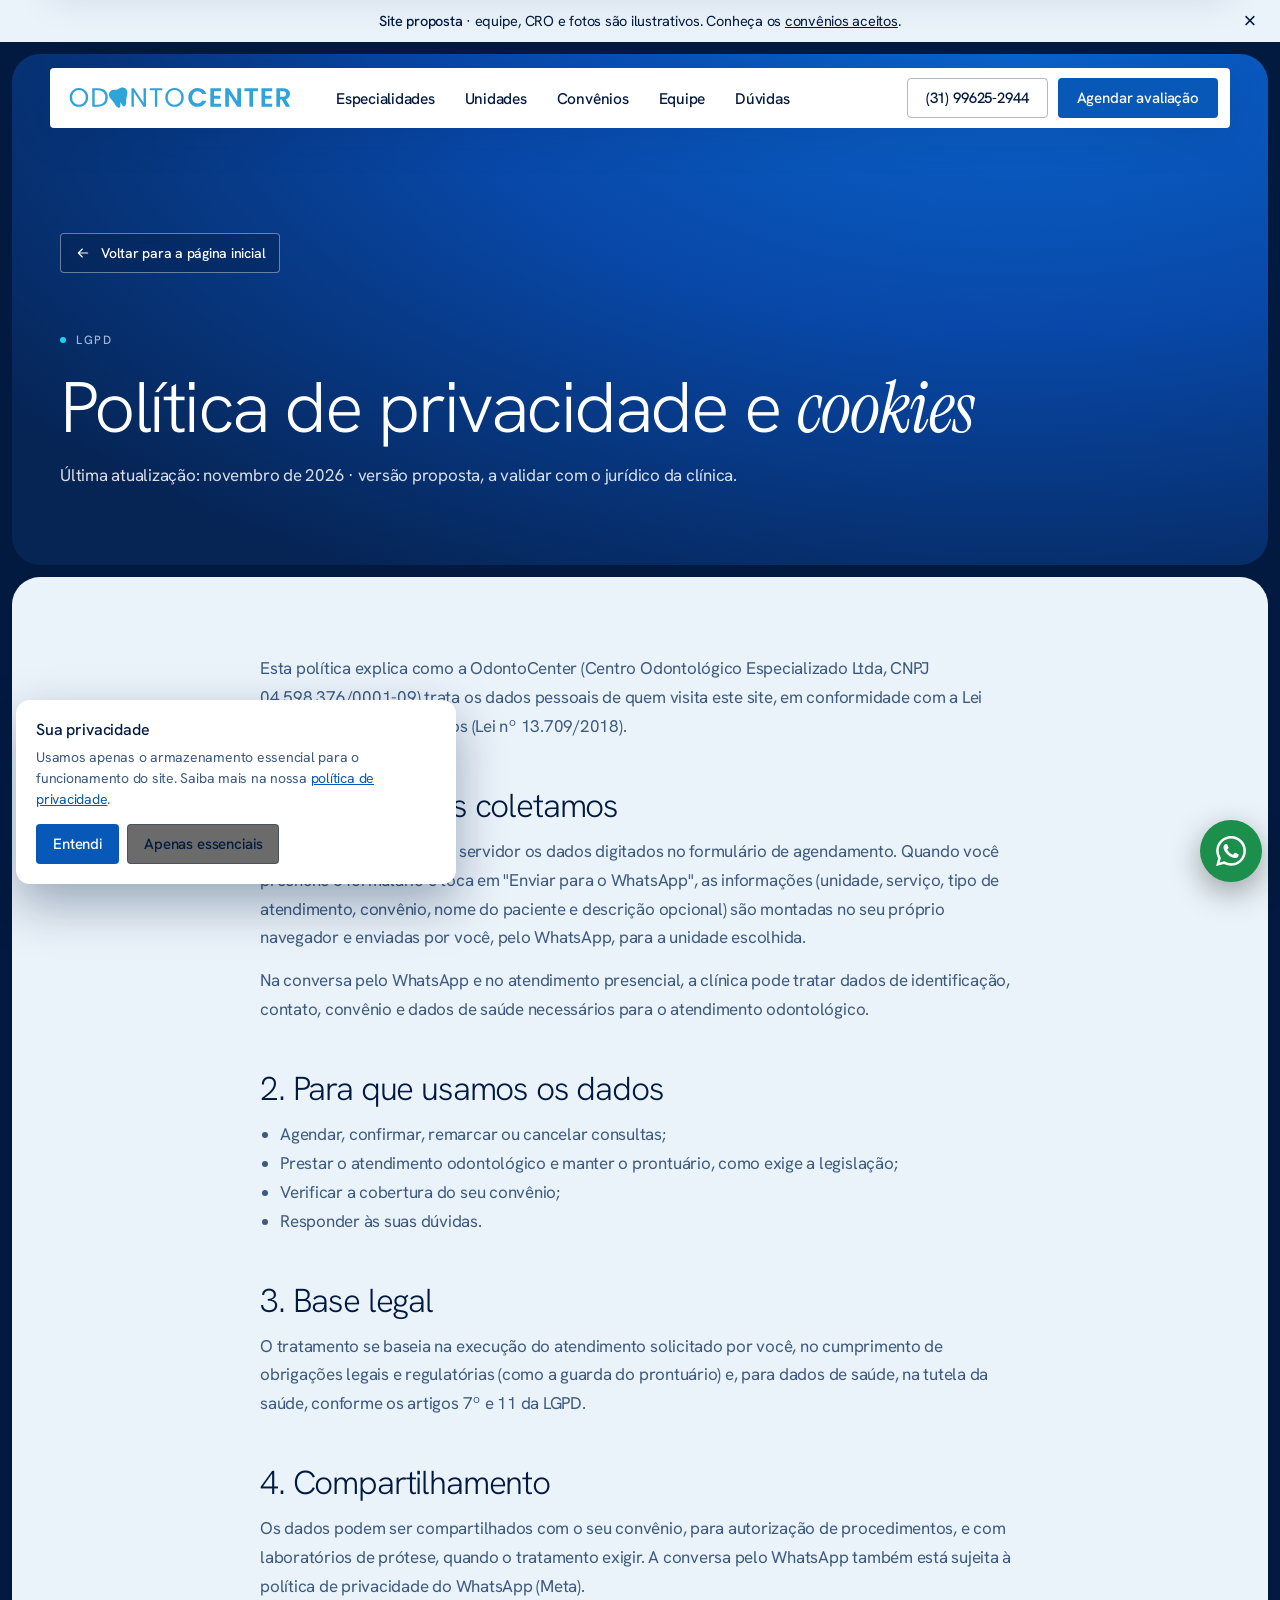
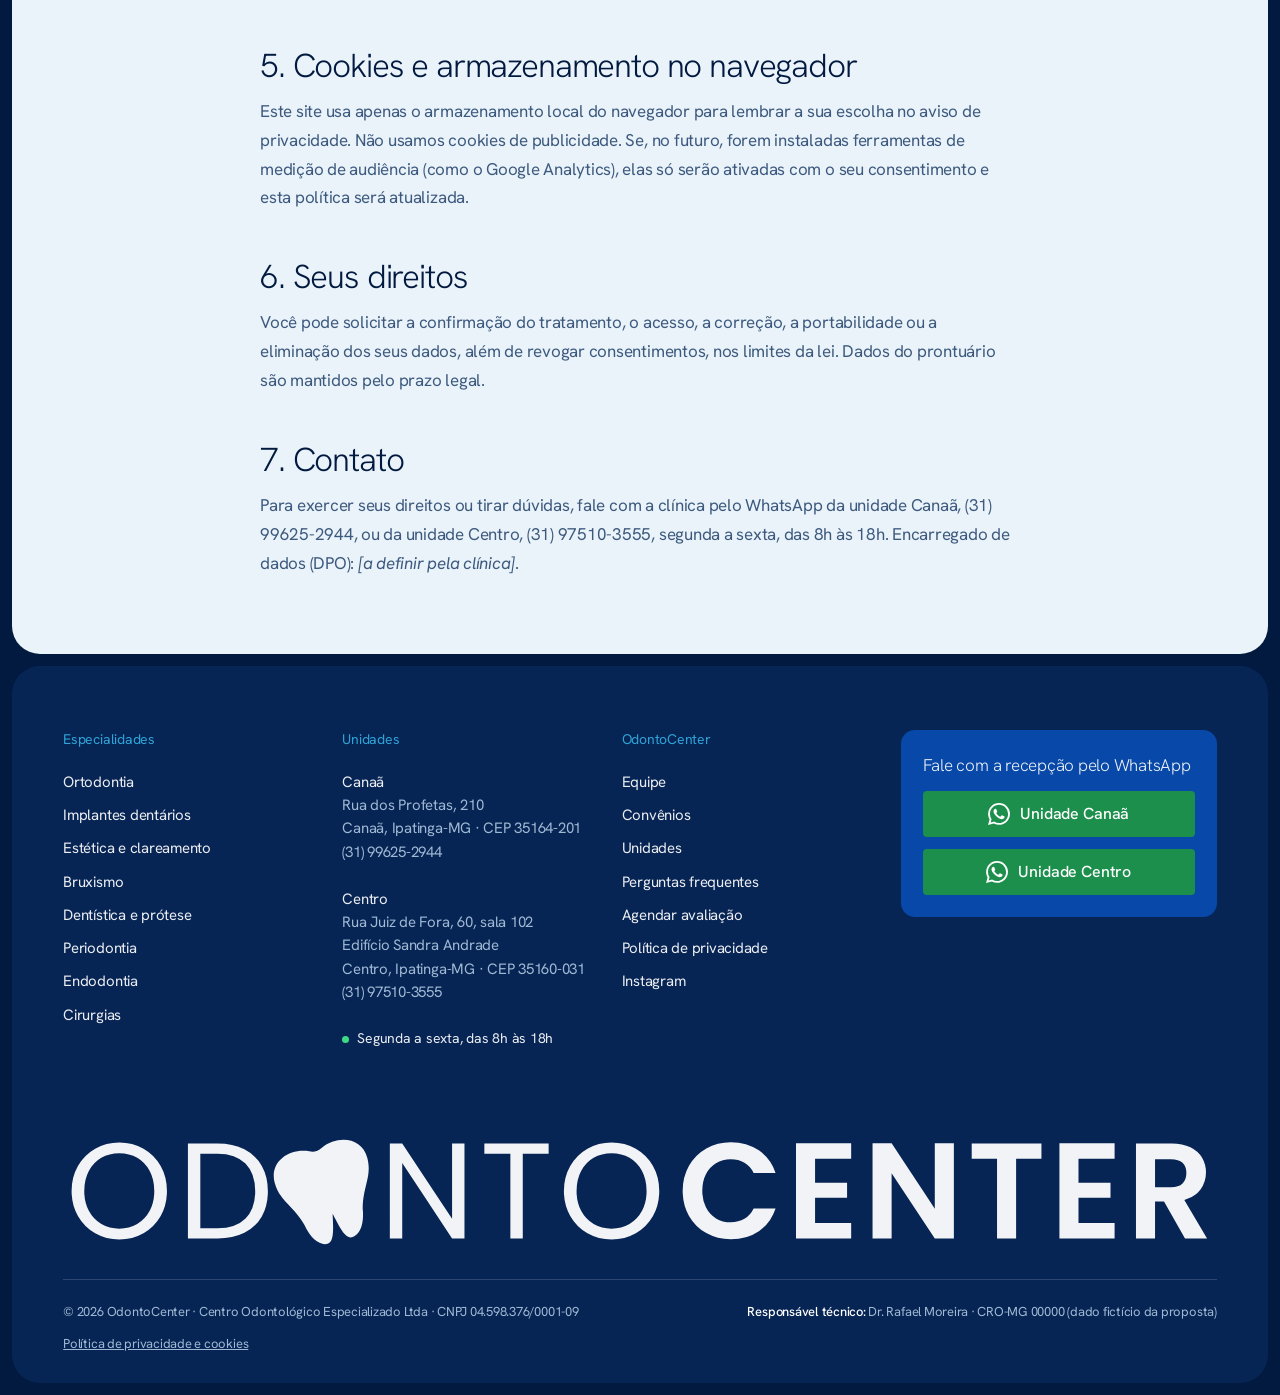
<file: site/politica-de-privacidade.html>
<!doctype html>
<html lang="pt-BR">
<head>
<meta charset="utf-8">
<meta name="viewport" content="width=device-width,initial-scale=1,viewport-fit=cover">
<title>Política de privacidade e cookies | OdontoCenter</title>
<meta name="description" content="Como a OdontoCenter trata os dados pessoais de quem visita o site e agenda pelo WhatsApp, conforme a LGPD.">
<link rel="canonical" href="https://odontocenter-ipatinga.vercel.app/politica-de-privacidade">
<meta name="theme-color" content="#031A40">
<meta name="application-name" content="OdontoCenter">
<meta name="apple-mobile-web-app-title" content="OdontoCenter">
<meta name="format-detection" content="telephone=no">
<link rel="icon" href="favicon.ico" sizes="48x48">
<link rel="icon" href="favicon.svg" type="image/svg+xml">
<link rel="apple-touch-icon" href="apple-touch-icon.png">
<link rel="mask-icon" href="icons/safari-pinned-tab.svg" color="#0858B8">
<link rel="manifest" href="site.webmanifest">
<meta property="og:type" content="website">
<meta property="og:site_name" content="OdontoCenter">
<meta property="og:locale" content="pt_BR">
<meta property="og:url" content="https://odontocenter-ipatinga.vercel.app/politica-de-privacidade">
<meta property="og:title" content="Política de privacidade e cookies | OdontoCenter">
<meta property="og:description" content="Como a OdontoCenter trata os dados pessoais de quem visita o site e agenda pelo WhatsApp, conforme a LGPD.">
<meta property="og:image" content="https://odontocenter-ipatinga.vercel.app/og/og-privacidade.jpg">
<meta property="og:image:secure_url" content="https://odontocenter-ipatinga.vercel.app/og/og-privacidade.jpg">
<meta property="og:image:type" content="image/jpeg">
<meta property="og:image:width" content="1200">
<meta property="og:image:height" content="630">
<meta property="og:image:alt" content="Política de privacidade da OdontoCenter">
<meta name="twitter:card" content="summary_large_image">
<meta name="twitter:title" content="Política de privacidade e cookies | OdontoCenter">
<meta name="twitter:description" content="Como a OdontoCenter trata os dados pessoais de quem visita o site e agenda pelo WhatsApp, conforme a LGPD.">
<meta name="twitter:image" content="https://odontocenter-ipatinga.vercel.app/og/og-privacidade.jpg">
<meta name="twitter:image:alt" content="Política de privacidade da OdontoCenter">
<link rel="stylesheet" href="https://fonts.googleapis.com/css2?family=Hanken+Grotesk:wght@300;400;500;600&family=Instrument+Serif:ital@0;1&display=swap">
<link rel="stylesheet" href="assets/site.css">
<style>html,body{margin:0}:root{color-scheme:dark}</style>
</head>
<body>
<a class="skip" href="#conteudo">Ir para o conteúdo</a>
<div class="announce" id="announce"><span><b style="font-weight:500">Site proposta</b> · equipe, CRO e fotos são ilustrativos. Conheça os <a href="index.html#convenios">convênios aceitos</a>.</span><button type="button" id="announce-x" aria-label="Fechar aviso">×</button></div>
<div class="navcard stick" id="stick" aria-hidden="true"><a href="index.html" aria-label="OdontoCenter, página inicial"><svg class="logo" viewBox="-2 -8.38 846.94 90.74" role="img" aria-label="OdontoCenter"><path fill="currentColor" d="M4.3 34.9Q4.3 24.7 8.95 16.55Q13.6 8.4 21.6 3.85Q29.6 -0.7 39.3 -0.7Q49.1 -0.7 57.1 3.85Q65.1 8.4 69.7 16.5Q74.3 24.6 74.3 34.9Q74.3 45.2 69.7 53.3Q65.1 61.4 57.1 65.95Q49.1 70.5 39.3 70.5Q29.6 70.5 21.6 65.95Q13.6 61.4 8.95 53.25Q4.3 45.1 4.3 34.9ZM65 34.9Q65 26.5 61.65 20.25Q58.3 14 52.5 10.6Q46.7 7.2 39.3 7.2Q31.9 7.2 26.1 10.6Q20.3 14 16.95 20.25Q13.6 26.5 13.6 34.9Q13.6 43.2 16.95 49.5Q20.3 55.8 26.15 59.2Q32 62.6 39.3 62.6Q46.6 62.6 52.45 59.2Q58.3 55.8 61.65 49.5Q65 43.2 65 34.9Z M148.4 35.1Q148.4 45.8 143.95 53.65Q139.5 61.5 131.15 65.65Q122.8 69.8 111.4 69.8H89.7V0.1H111.4Q122.8 0.1 131.15 4.35Q139.5 8.6 143.95 16.5Q148.4 24.4 148.4 35.1ZM139.1 35.1Q139.1 22.1 131.95 14.8Q124.8 7.5 111.4 7.5H98.8V62.3H111.4Q124.9 62.3 132 55.15Q139.1 48 139.1 35.1Z M292.74 69.8H283.64L247.04 14.3V69.8H237.94V0H247.04L283.64 55.4V0H292.74Z M354.54 0.1V7.5H335.54V69.8H326.44V7.5H307.34V0.1Z M365.74 34.9Q365.74 24.7 370.39 16.55Q375.04 8.4 383.04 3.85Q391.04 -0.7 400.74 -0.7Q410.54 -0.7 418.54 3.85Q426.54 8.4 431.14 16.5Q435.74 24.6 435.74 34.9Q435.74 45.2 431.14 53.3Q426.54 61.4 418.54 65.95Q410.54 70.5 400.74 70.5Q391.04 70.5 383.04 65.95Q375.04 61.4 370.39 53.25Q365.74 45.1 365.74 34.9ZM426.44 34.9Q426.44 26.5 423.09 20.25Q419.74 14 413.94 10.6Q408.14 7.2 400.74 7.2Q393.34 7.2 387.54 10.6Q381.74 14 378.39 20.25Q375.04 26.5 375.04 34.9Q375.04 43.2 378.39 49.5Q381.74 55.8 387.59 59.2Q393.44 62.6 400.74 62.6Q408.04 62.6 413.89 59.2Q419.74 55.8 423.09 49.5Q426.44 43.2 426.44 34.9Z M488.34 -0.9Q500.04 -0.9 508.84 5.1Q517.64 11.1 521.14 21.7H505.04Q502.64 16.7 498.29 14.2Q493.94 11.7 488.24 11.7Q482.14 11.7 477.39 14.55Q472.64 17.4 469.99 22.6Q467.34 27.8 467.34 34.8Q467.34 41.7 469.99 46.95Q472.64 52.2 477.39 55.05Q482.14 57.9 488.24 57.9Q493.94 57.9 498.29 55.35Q502.64 52.8 505.04 47.8H521.14Q517.64 58.5 508.89 64.45Q500.14 70.4 488.34 70.4Q478.34 70.4 470.29 65.85Q462.24 61.3 457.59 53.2Q452.94 45.1 452.94 34.8Q452.94 24.5 457.59 16.35Q462.24 8.2 470.29 3.65Q478.34 -0.9 488.34 -0.9Z M550.14 11.3V28.8H573.64V39.9H550.14V58.4H576.64V69.8H536.14V-0.1H576.64V11.3Z M652.04 69.8H638.04L606.34 21.9V69.8H592.34V-0.1H606.34L638.04 47.9V-0.1H652.04Z M716.34 0V11.3H697.74V69.8H683.74V11.3H665.14V0Z M743.54 11.3V28.8H767.04V39.9H743.54V58.4H770.04V69.8H729.54V-0.1H770.04V11.3Z M821.74 69.8 806.34 42.6H799.74V69.8H785.74V0H811.94Q820.04 0 825.74 2.85Q831.44 5.7 834.29 10.55Q837.14 15.4 837.14 21.4Q837.14 28.3 833.14 33.85Q829.14 39.4 821.24 41.5L837.94 69.8ZM799.74 32.1H811.44Q817.14 32.1 819.94 29.35Q822.74 26.6 822.74 21.7Q822.74 16.9 819.94 14.25Q817.14 11.6 811.44 11.6H799.74Z M153.39,28.84 C 149.33,13.67 163.81,3.29 178.87,5.76 C 181.96,6.56 185.54,5.60 187.82,3.36 C 199.62,-6.30 217.35,-4.55 221.42,10.62 C 225.07,24.27 217.75,32.74 218.03,48.11 C 219.29,59.96 215.55,67.47 210.18,68.91 C 204.81,70.35 199.76,58.69 195.94,51.59 C 196.18,59.65 197.65,72.27 192.28,73.71 C 186.91,75.14 179.91,70.52 175.07,59.62 C 167.63,46.17 157.05,42.50 153.39,28.84Z"/></svg></a><nav aria-label="Principal"><a href="index.html#especialidades">Especialidades</a><a href="index.html#unidades">Unidades</a><a href="index.html#convenios">Convênios</a><a href="index.html#equipe">Equipe</a><a href="index.html#duvidas">Dúvidas</a></nav><div class="end"><a class="tel btn btn-ob" href="tel:+5531996252944">(31) 99625-2944</a><a class="btn btn-b" href="index.html#agendar">Agendar avaliação</a><button class="burger" type="button" aria-label="Abrir menu" aria-expanded="false" aria-controls="drawer"><span></span></button></div></div>
<div class="drawer" id="drawer" aria-hidden="true" role="dialog" aria-label="Menu"><button class="drawer-close" type="button" aria-label="Fechar menu">×</button><a class="dl" href="index.html#especialidades">Especialidades<svg class="ar" viewBox="0 0 24 24" fill="none" stroke="currentColor" stroke-width="1.6" stroke-linecap="round" stroke-linejoin="round" aria-hidden="true"><path d="M5 12h14M13 6l6 6-6 6"/></svg></a><a class="dl" href="index.html#unidades">Unidades<svg class="ar" viewBox="0 0 24 24" fill="none" stroke="currentColor" stroke-width="1.6" stroke-linecap="round" stroke-linejoin="round" aria-hidden="true"><path d="M5 12h14M13 6l6 6-6 6"/></svg></a><a class="dl" href="index.html#convenios">Convênios<svg class="ar" viewBox="0 0 24 24" fill="none" stroke="currentColor" stroke-width="1.6" stroke-linecap="round" stroke-linejoin="round" aria-hidden="true"><path d="M5 12h14M13 6l6 6-6 6"/></svg></a><a class="dl" href="index.html#equipe">Equipe<svg class="ar" viewBox="0 0 24 24" fill="none" stroke="currentColor" stroke-width="1.6" stroke-linecap="round" stroke-linejoin="round" aria-hidden="true"><path d="M5 12h14M13 6l6 6-6 6"/></svg></a><a class="dl" href="index.html#duvidas">Dúvidas<svg class="ar" viewBox="0 0 24 24" fill="none" stroke="currentColor" stroke-width="1.6" stroke-linecap="round" stroke-linejoin="round" aria-hidden="true"><path d="M5 12h14M13 6l6 6-6 6"/></svg></a><a class="dl" href="index.html#agendar">Agendar avaliação<svg class="ar" viewBox="0 0 24 24" fill="none" stroke="currentColor" stroke-width="1.6" stroke-linecap="round" stroke-linejoin="round" aria-hidden="true"><path d="M5 12h14M13 6l6 6-6 6"/></svg></a><div class="dsub"><a href="especialidades/ortodontia-ipatinga.html">Ortodontia</a><a href="especialidades/implante-dentario-ipatinga.html">Implantes dentários</a><a href="especialidades/clareamento-estetica-dental-ipatinga.html">Estética e clareamento</a><a href="especialidades/bruxismo-ipatinga.html">Bruxismo</a><a href="especialidades/dentistica-protese-ipatinga.html">Dentística e prótese</a><a href="especialidades/periodontia-tratamento-gengiva-ipatinga.html">Periodontia</a><a href="especialidades/tratamento-de-canal-endodontia-ipatinga.html">Endodontia</a><a href="especialidades/cirurgia-odontologica-ipatinga.html">Cirurgias</a></div><div class="dbot"><a class="btn btn-wa" data-wa="canaa" href="#"><svg class="wa" width="22" height="22" viewBox="0 0 24 24" fill="currentColor" aria-hidden="true"><path d="M17.472 14.382c-.297-.149-1.758-.867-2.03-.967-.273-.099-.471-.148-.67.15-.197.297-.767.966-.94 1.164-.173.199-.347.223-.644.075-.297-.15-1.255-.463-2.39-1.475-.883-.788-1.48-1.761-1.653-2.059-.173-.297-.018-.458.13-.606.134-.133.298-.347.446-.52.149-.174.198-.298.298-.497.099-.198.05-.371-.025-.52-.075-.149-.669-1.612-.916-2.207-.242-.579-.487-.5-.669-.51-.173-.008-.371-.01-.57-.01-.198 0-.52.074-.792.372-.272.297-1.04 1.016-1.04 2.479 0 1.462 1.065 2.875 1.213 3.074.149.198 2.096 3.2 5.077 4.487.709.306 1.262.489 1.694.625.712.227 1.36.195 1.871.118.571-.085 1.758-.719 2.006-1.413.248-.694.248-1.289.173-1.413-.074-.124-.272-.198-.57-.347m-5.421 7.403h-.004a9.87 9.87 0 01-5.031-1.378l-.361-.214-3.741.982.998-3.648-.235-.374a9.86 9.86 0 01-1.51-5.26c.001-5.45 4.436-9.884 9.888-9.884 2.64 0 5.122 1.03 6.988 2.898a9.825 9.825 0 012.893 6.994c-.003 5.45-4.437 9.884-9.885 9.884m8.413-18.297A11.815 11.815 0 0012.05 0C5.495 0 .16 5.335.157 11.892c0 2.096.547 4.142 1.588 5.945L.057 24l6.305-1.654a11.882 11.882 0 005.683 1.448h.005c6.554 0 11.89-5.335 11.893-11.893a11.821 11.821 0 00-3.48-8.413Z"/></svg> WhatsApp Canaã</a><a class="btn btn-wa" data-wa="centro" href="#"><svg class="wa" width="22" height="22" viewBox="0 0 24 24" fill="currentColor" aria-hidden="true"><path d="M17.472 14.382c-.297-.149-1.758-.867-2.03-.967-.273-.099-.471-.148-.67.15-.197.297-.767.966-.94 1.164-.173.199-.347.223-.644.075-.297-.15-1.255-.463-2.39-1.475-.883-.788-1.48-1.761-1.653-2.059-.173-.297-.018-.458.13-.606.134-.133.298-.347.446-.52.149-.174.198-.298.298-.497.099-.198.05-.371-.025-.52-.075-.149-.669-1.612-.916-2.207-.242-.579-.487-.5-.669-.51-.173-.008-.371-.01-.57-.01-.198 0-.52.074-.792.372-.272.297-1.04 1.016-1.04 2.479 0 1.462 1.065 2.875 1.213 3.074.149.198 2.096 3.2 5.077 4.487.709.306 1.262.489 1.694.625.712.227 1.36.195 1.871.118.571-.085 1.758-.719 2.006-1.413.248-.694.248-1.289.173-1.413-.074-.124-.272-.198-.57-.347m-5.421 7.403h-.004a9.87 9.87 0 01-5.031-1.378l-.361-.214-3.741.982.998-3.648-.235-.374a9.86 9.86 0 01-1.51-5.26c.001-5.45 4.436-9.884 9.888-9.884 2.64 0 5.122 1.03 6.988 2.898a9.825 9.825 0 012.893 6.994c-.003 5.45-4.437 9.884-9.885 9.884m8.413-18.297A11.815 11.815 0 0012.05 0C5.495 0 .16 5.335.157 11.892c0 2.096.547 4.142 1.588 5.945L.057 24l6.305-1.654a11.882 11.882 0 005.683 1.448h.005c6.554 0 11.89-5.335 11.893-11.893a11.821 11.821 0 00-3.48-8.413Z"/></svg> WhatsApp Centro</a><span class="hours">Segunda a sexta, das 8h às 18h</span></div></div>
<main id="conteudo">
<header class="doc-hero" id="topo"><div class="navcard" style="position:absolute;left:50%;top:14px;transform:translateX(-50%);width:min(1180px,calc(100% - 28px));z-index:4"><a href="index.html" aria-label="OdontoCenter, página inicial"><svg class="logo" viewBox="-2 -8.38 846.94 90.74" role="img" aria-label="OdontoCenter"><path fill="currentColor" d="M4.3 34.9Q4.3 24.7 8.95 16.55Q13.6 8.4 21.6 3.85Q29.6 -0.7 39.3 -0.7Q49.1 -0.7 57.1 3.85Q65.1 8.4 69.7 16.5Q74.3 24.6 74.3 34.9Q74.3 45.2 69.7 53.3Q65.1 61.4 57.1 65.95Q49.1 70.5 39.3 70.5Q29.6 70.5 21.6 65.95Q13.6 61.4 8.95 53.25Q4.3 45.1 4.3 34.9ZM65 34.9Q65 26.5 61.65 20.25Q58.3 14 52.5 10.6Q46.7 7.2 39.3 7.2Q31.9 7.2 26.1 10.6Q20.3 14 16.95 20.25Q13.6 26.5 13.6 34.9Q13.6 43.2 16.95 49.5Q20.3 55.8 26.15 59.2Q32 62.6 39.3 62.6Q46.6 62.6 52.45 59.2Q58.3 55.8 61.65 49.5Q65 43.2 65 34.9Z M148.4 35.1Q148.4 45.8 143.95 53.65Q139.5 61.5 131.15 65.65Q122.8 69.8 111.4 69.8H89.7V0.1H111.4Q122.8 0.1 131.15 4.35Q139.5 8.6 143.95 16.5Q148.4 24.4 148.4 35.1ZM139.1 35.1Q139.1 22.1 131.95 14.8Q124.8 7.5 111.4 7.5H98.8V62.3H111.4Q124.9 62.3 132 55.15Q139.1 48 139.1 35.1Z M292.74 69.8H283.64L247.04 14.3V69.8H237.94V0H247.04L283.64 55.4V0H292.74Z M354.54 0.1V7.5H335.54V69.8H326.44V7.5H307.34V0.1Z M365.74 34.9Q365.74 24.7 370.39 16.55Q375.04 8.4 383.04 3.85Q391.04 -0.7 400.74 -0.7Q410.54 -0.7 418.54 3.85Q426.54 8.4 431.14 16.5Q435.74 24.6 435.74 34.9Q435.74 45.2 431.14 53.3Q426.54 61.4 418.54 65.95Q410.54 70.5 400.74 70.5Q391.04 70.5 383.04 65.95Q375.04 61.4 370.39 53.25Q365.74 45.1 365.74 34.9ZM426.44 34.9Q426.44 26.5 423.09 20.25Q419.74 14 413.94 10.6Q408.14 7.2 400.74 7.2Q393.34 7.2 387.54 10.6Q381.74 14 378.39 20.25Q375.04 26.5 375.04 34.9Q375.04 43.2 378.39 49.5Q381.74 55.8 387.59 59.2Q393.44 62.6 400.74 62.6Q408.04 62.6 413.89 59.2Q419.74 55.8 423.09 49.5Q426.44 43.2 426.44 34.9Z M488.34 -0.9Q500.04 -0.9 508.84 5.1Q517.64 11.1 521.14 21.7H505.04Q502.64 16.7 498.29 14.2Q493.94 11.7 488.24 11.7Q482.14 11.7 477.39 14.55Q472.64 17.4 469.99 22.6Q467.34 27.8 467.34 34.8Q467.34 41.7 469.99 46.95Q472.64 52.2 477.39 55.05Q482.14 57.9 488.24 57.9Q493.94 57.9 498.29 55.35Q502.64 52.8 505.04 47.8H521.14Q517.64 58.5 508.89 64.45Q500.14 70.4 488.34 70.4Q478.34 70.4 470.29 65.85Q462.24 61.3 457.59 53.2Q452.94 45.1 452.94 34.8Q452.94 24.5 457.59 16.35Q462.24 8.2 470.29 3.65Q478.34 -0.9 488.34 -0.9Z M550.14 11.3V28.8H573.64V39.9H550.14V58.4H576.64V69.8H536.14V-0.1H576.64V11.3Z M652.04 69.8H638.04L606.34 21.9V69.8H592.34V-0.1H606.34L638.04 47.9V-0.1H652.04Z M716.34 0V11.3H697.74V69.8H683.74V11.3H665.14V0Z M743.54 11.3V28.8H767.04V39.9H743.54V58.4H770.04V69.8H729.54V-0.1H770.04V11.3Z M821.74 69.8 806.34 42.6H799.74V69.8H785.74V0H811.94Q820.04 0 825.74 2.85Q831.44 5.7 834.29 10.55Q837.14 15.4 837.14 21.4Q837.14 28.3 833.14 33.85Q829.14 39.4 821.24 41.5L837.94 69.8ZM799.74 32.1H811.44Q817.14 32.1 819.94 29.35Q822.74 26.6 822.74 21.7Q822.74 16.9 819.94 14.25Q817.14 11.6 811.44 11.6H799.74Z M153.39,28.84 C 149.33,13.67 163.81,3.29 178.87,5.76 C 181.96,6.56 185.54,5.60 187.82,3.36 C 199.62,-6.30 217.35,-4.55 221.42,10.62 C 225.07,24.27 217.75,32.74 218.03,48.11 C 219.29,59.96 215.55,67.47 210.18,68.91 C 204.81,70.35 199.76,58.69 195.94,51.59 C 196.18,59.65 197.65,72.27 192.28,73.71 C 186.91,75.14 179.91,70.52 175.07,59.62 C 167.63,46.17 157.05,42.50 153.39,28.84Z"/></svg></a><nav aria-label="Principal"><a href="index.html#especialidades">Especialidades</a><a href="index.html#unidades">Unidades</a><a href="index.html#convenios">Convênios</a><a href="index.html#equipe">Equipe</a><a href="index.html#duvidas">Dúvidas</a></nav><div class="end"><a class="tel btn btn-ob" href="tel:+5531996252944">(31) 99625-2944</a><a class="btn btn-b" href="index.html#agendar">Agendar avaliação</a><button class="burger" type="button" aria-label="Abrir menu" aria-expanded="false" aria-controls="drawer"><span></span></button></div></div>
  <div class="wrap"><a class="back" href="index.html"><svg class="ar" viewBox="0 0 24 24" fill="none" stroke="currentColor" stroke-width="1.6" stroke-linecap="round" stroke-linejoin="round" aria-hidden="true"><path d="M5 12h14M13 6l6 6-6 6"/></svg> Voltar para a página inicial</a><br><span class="eyebrow">LGPD</span><h1>Política de privacidade e <span class="it">cookies</span></h1><p>Última atualização: novembro de 2026 · versão proposta, a validar com o jurídico da clínica.</p></div></header>
<section class="doc-body light"><div class="prose">
<p>Esta política explica como a OdontoCenter (Centro Odontológico Especializado Ltda, CNPJ 04.598.376/0001-09) trata os dados pessoais de quem visita este site, em conformidade com a Lei Geral de Proteção de Dados (Lei nº 13.709/2018).</p>
<h2>1. Quais dados coletamos</h2>
<p>Este site não armazena em servidor os dados digitados no formulário de agendamento. Quando você preenche o formulário e toca em "Enviar para o WhatsApp", as informações (unidade, serviço, tipo de atendimento, convênio, nome do paciente e descrição opcional) são montadas no seu próprio navegador e enviadas por você, pelo WhatsApp, para a unidade escolhida.</p>
<p>Na conversa pelo WhatsApp e no atendimento presencial, a clínica pode tratar dados de identificação, contato, convênio e dados de saúde necessários para o atendimento odontológico.</p>
<h2>2. Para que usamos os dados</h2>
<ul><li>Agendar, confirmar, remarcar ou cancelar consultas;</li><li>Prestar o atendimento odontológico e manter o prontuário, como exige a legislação;</li><li>Verificar a cobertura do seu convênio;</li><li>Responder às suas dúvidas.</li></ul>
<h2>3. Base legal</h2>
<p>O tratamento se baseia na execução do atendimento solicitado por você, no cumprimento de obrigações legais e regulatórias (como a guarda do prontuário) e, para dados de saúde, na tutela da saúde, conforme os artigos 7º e 11 da LGPD.</p>
<h2>4. Compartilhamento</h2>
<p>Os dados podem ser compartilhados com o seu convênio, para autorização de procedimentos, e com laboratórios de prótese, quando o tratamento exigir. A conversa pelo WhatsApp também está sujeita à política de privacidade do WhatsApp (Meta).</p>
<h2>5. Cookies e armazenamento no navegador</h2>
<p>Este site usa apenas o armazenamento local do navegador para lembrar a sua escolha no aviso de privacidade. Não usamos cookies de publicidade. Se, no futuro, forem instaladas ferramentas de medição de audiência (como o Google Analytics), elas só serão ativadas com o seu consentimento e esta política será atualizada.</p>
<h2>6. Seus direitos</h2>
<p>Você pode solicitar a confirmação do tratamento, o acesso, a correção, a portabilidade ou a eliminação dos seus dados, além de revogar consentimentos, nos limites da lei. Dados do prontuário são mantidos pelo prazo legal.</p>
<h2>7. Contato</h2>
<p>Para exercer seus direitos ou tirar dúvidas, fale com a clínica pelo WhatsApp da unidade Canaã, (31) 99625-2944, ou da unidade Centro, (31) 97510-3555, segunda a sexta, das 8h às 18h. Encarregado de dados (DPO): <em>[a definir pela clínica]</em>.</p>
</div></section>
</main>
<footer>
  <div class="fcols">
    <div><h4>Especialidades</h4><a href="especialidades/ortodontia-ipatinga.html">Ortodontia</a><a href="especialidades/implante-dentario-ipatinga.html">Implantes dentários</a><a href="especialidades/clareamento-estetica-dental-ipatinga.html">Estética e clareamento</a><a href="especialidades/bruxismo-ipatinga.html">Bruxismo</a><a href="especialidades/dentistica-protese-ipatinga.html">Dentística e prótese</a><a href="especialidades/periodontia-tratamento-gengiva-ipatinga.html">Periodontia</a><a href="especialidades/tratamento-de-canal-endodontia-ipatinga.html">Endodontia</a><a href="especialidades/cirurgia-odontologica-ipatinga.html">Cirurgias</a></div>
    <div><h4>Unidades</h4><p style="margin-top:0px">Canaã<br><span style="color:var(--dull)">Rua dos Profetas, 210<br>Canaã, Ipatinga-MG · CEP 35164-201<br>(31) 99625-2944</span></p><p style="margin-top:14px">Centro<br><span style="color:var(--dull)">Rua Juiz de Fora, 60, sala 102<br>Edifício Sandra Andrade<br>Centro, Ipatinga-MG · CEP 35160-031<br>(31) 97510-3555</span></p><p class="hours" style="margin-top:14px">Segunda a sexta, das 8h às 18h</p></div>
    <div><h4>OdontoCenter</h4><a href="index.html#equipe">Equipe</a><a href="index.html#convenios">Convênios</a><a href="index.html#unidades">Unidades</a><a href="index.html#duvidas">Perguntas frequentes</a><a href="index.html#agendar">Agendar avaliação</a><a href="politica-de-privacidade.html">Política de privacidade</a><a href="https://www.instagram.com/odontocenter.ipa/" target="_blank" rel="noopener">Instagram</a></div>
    <div class="fcard"><p>Fale com a recepção pelo WhatsApp</p><a class="btn btn-wa" data-wa="canaa" href="#"><svg class="wa" width="22" height="22" viewBox="0 0 24 24" fill="currentColor" aria-hidden="true"><path d="M17.472 14.382c-.297-.149-1.758-.867-2.03-.967-.273-.099-.471-.148-.67.15-.197.297-.767.966-.94 1.164-.173.199-.347.223-.644.075-.297-.15-1.255-.463-2.39-1.475-.883-.788-1.48-1.761-1.653-2.059-.173-.297-.018-.458.13-.606.134-.133.298-.347.446-.52.149-.174.198-.298.298-.497.099-.198.05-.371-.025-.52-.075-.149-.669-1.612-.916-2.207-.242-.579-.487-.5-.669-.51-.173-.008-.371-.01-.57-.01-.198 0-.52.074-.792.372-.272.297-1.04 1.016-1.04 2.479 0 1.462 1.065 2.875 1.213 3.074.149.198 2.096 3.2 5.077 4.487.709.306 1.262.489 1.694.625.712.227 1.36.195 1.871.118.571-.085 1.758-.719 2.006-1.413.248-.694.248-1.289.173-1.413-.074-.124-.272-.198-.57-.347m-5.421 7.403h-.004a9.87 9.87 0 01-5.031-1.378l-.361-.214-3.741.982.998-3.648-.235-.374a9.86 9.86 0 01-1.51-5.26c.001-5.45 4.436-9.884 9.888-9.884 2.64 0 5.122 1.03 6.988 2.898a9.825 9.825 0 012.893 6.994c-.003 5.45-4.437 9.884-9.885 9.884m8.413-18.297A11.815 11.815 0 0012.05 0C5.495 0 .16 5.335.157 11.892c0 2.096.547 4.142 1.588 5.945L.057 24l6.305-1.654a11.882 11.882 0 005.683 1.448h.005c6.554 0 11.89-5.335 11.893-11.893a11.821 11.821 0 00-3.48-8.413Z"/></svg> Unidade Canaã</a><a class="btn btn-wa" data-wa="centro" href="#"><svg class="wa" width="22" height="22" viewBox="0 0 24 24" fill="currentColor" aria-hidden="true"><path d="M17.472 14.382c-.297-.149-1.758-.867-2.03-.967-.273-.099-.471-.148-.67.15-.197.297-.767.966-.94 1.164-.173.199-.347.223-.644.075-.297-.15-1.255-.463-2.39-1.475-.883-.788-1.48-1.761-1.653-2.059-.173-.297-.018-.458.13-.606.134-.133.298-.347.446-.52.149-.174.198-.298.298-.497.099-.198.05-.371-.025-.52-.075-.149-.669-1.612-.916-2.207-.242-.579-.487-.5-.669-.51-.173-.008-.371-.01-.57-.01-.198 0-.52.074-.792.372-.272.297-1.04 1.016-1.04 2.479 0 1.462 1.065 2.875 1.213 3.074.149.198 2.096 3.2 5.077 4.487.709.306 1.262.489 1.694.625.712.227 1.36.195 1.871.118.571-.085 1.758-.719 2.006-1.413.248-.694.248-1.289.173-1.413-.074-.124-.272-.198-.57-.347m-5.421 7.403h-.004a9.87 9.87 0 01-5.031-1.378l-.361-.214-3.741.982.998-3.648-.235-.374a9.86 9.86 0 01-1.51-5.26c.001-5.45 4.436-9.884 9.888-9.884 2.64 0 5.122 1.03 6.988 2.898a9.825 9.825 0 012.893 6.994c-.003 5.45-4.437 9.884-9.885 9.884m8.413-18.297A11.815 11.815 0 0012.05 0C5.495 0 .16 5.335.157 11.892c0 2.096.547 4.142 1.588 5.945L.057 24l6.305-1.654a11.882 11.882 0 005.683 1.448h.005c6.554 0 11.89-5.335 11.893-11.893a11.821 11.821 0 00-3.48-8.413Z"/></svg> Unidade Centro</a></div>
  </div>
  <div class="fbig" aria-hidden="true"><svg class="foot" viewBox="-2 -8.38 846.94 90.74" role="img" aria-label="OdontoCenter"><path fill="currentColor" d="M4.3 34.9Q4.3 24.7 8.95 16.55Q13.6 8.4 21.6 3.85Q29.6 -0.7 39.3 -0.7Q49.1 -0.7 57.1 3.85Q65.1 8.4 69.7 16.5Q74.3 24.6 74.3 34.9Q74.3 45.2 69.7 53.3Q65.1 61.4 57.1 65.95Q49.1 70.5 39.3 70.5Q29.6 70.5 21.6 65.95Q13.6 61.4 8.95 53.25Q4.3 45.1 4.3 34.9ZM65 34.9Q65 26.5 61.65 20.25Q58.3 14 52.5 10.6Q46.7 7.2 39.3 7.2Q31.9 7.2 26.1 10.6Q20.3 14 16.95 20.25Q13.6 26.5 13.6 34.9Q13.6 43.2 16.95 49.5Q20.3 55.8 26.15 59.2Q32 62.6 39.3 62.6Q46.6 62.6 52.45 59.2Q58.3 55.8 61.65 49.5Q65 43.2 65 34.9Z M148.4 35.1Q148.4 45.8 143.95 53.65Q139.5 61.5 131.15 65.65Q122.8 69.8 111.4 69.8H89.7V0.1H111.4Q122.8 0.1 131.15 4.35Q139.5 8.6 143.95 16.5Q148.4 24.4 148.4 35.1ZM139.1 35.1Q139.1 22.1 131.95 14.8Q124.8 7.5 111.4 7.5H98.8V62.3H111.4Q124.9 62.3 132 55.15Q139.1 48 139.1 35.1Z M292.74 69.8H283.64L247.04 14.3V69.8H237.94V0H247.04L283.64 55.4V0H292.74Z M354.54 0.1V7.5H335.54V69.8H326.44V7.5H307.34V0.1Z M365.74 34.9Q365.74 24.7 370.39 16.55Q375.04 8.4 383.04 3.85Q391.04 -0.7 400.74 -0.7Q410.54 -0.7 418.54 3.85Q426.54 8.4 431.14 16.5Q435.74 24.6 435.74 34.9Q435.74 45.2 431.14 53.3Q426.54 61.4 418.54 65.95Q410.54 70.5 400.74 70.5Q391.04 70.5 383.04 65.95Q375.04 61.4 370.39 53.25Q365.74 45.1 365.74 34.9ZM426.44 34.9Q426.44 26.5 423.09 20.25Q419.74 14 413.94 10.6Q408.14 7.2 400.74 7.2Q393.34 7.2 387.54 10.6Q381.74 14 378.39 20.25Q375.04 26.5 375.04 34.9Q375.04 43.2 378.39 49.5Q381.74 55.8 387.59 59.2Q393.44 62.6 400.74 62.6Q408.04 62.6 413.89 59.2Q419.74 55.8 423.09 49.5Q426.44 43.2 426.44 34.9Z M488.34 -0.9Q500.04 -0.9 508.84 5.1Q517.64 11.1 521.14 21.7H505.04Q502.64 16.7 498.29 14.2Q493.94 11.7 488.24 11.7Q482.14 11.7 477.39 14.55Q472.64 17.4 469.99 22.6Q467.34 27.8 467.34 34.8Q467.34 41.7 469.99 46.95Q472.64 52.2 477.39 55.05Q482.14 57.9 488.24 57.9Q493.94 57.9 498.29 55.35Q502.64 52.8 505.04 47.8H521.14Q517.64 58.5 508.89 64.45Q500.14 70.4 488.34 70.4Q478.34 70.4 470.29 65.85Q462.24 61.3 457.59 53.2Q452.94 45.1 452.94 34.8Q452.94 24.5 457.59 16.35Q462.24 8.2 470.29 3.65Q478.34 -0.9 488.34 -0.9Z M550.14 11.3V28.8H573.64V39.9H550.14V58.4H576.64V69.8H536.14V-0.1H576.64V11.3Z M652.04 69.8H638.04L606.34 21.9V69.8H592.34V-0.1H606.34L638.04 47.9V-0.1H652.04Z M716.34 0V11.3H697.74V69.8H683.74V11.3H665.14V0Z M743.54 11.3V28.8H767.04V39.9H743.54V58.4H770.04V69.8H729.54V-0.1H770.04V11.3Z M821.74 69.8 806.34 42.6H799.74V69.8H785.74V0H811.94Q820.04 0 825.74 2.85Q831.44 5.7 834.29 10.55Q837.14 15.4 837.14 21.4Q837.14 28.3 833.14 33.85Q829.14 39.4 821.24 41.5L837.94 69.8ZM799.74 32.1H811.44Q817.14 32.1 819.94 29.35Q822.74 26.6 822.74 21.7Q822.74 16.9 819.94 14.25Q817.14 11.6 811.44 11.6H799.74Z M153.39,28.84 C 149.33,13.67 163.81,3.29 178.87,5.76 C 181.96,6.56 185.54,5.60 187.82,3.36 C 199.62,-6.30 217.35,-4.55 221.42,10.62 C 225.07,24.27 217.75,32.74 218.03,48.11 C 219.29,59.96 215.55,67.47 210.18,68.91 C 204.81,70.35 199.76,58.69 195.94,51.59 C 196.18,59.65 197.65,72.27 192.28,73.71 C 186.91,75.14 179.91,70.52 175.07,59.62 C 167.63,46.17 157.05,42.50 153.39,28.84Z"/></svg></div>
  <div class="legal"><span>© 2026 OdontoCenter · Centro Odontológico Especializado Ltda · CNPJ 04.598.376/0001-09</span><span><b>Responsável técnico:</b> Dr. Rafael Moreira · CRO-MG 00000 (dado fictício da proposta)</span><span><a href="politica-de-privacidade.html">Política de privacidade e cookies</a></span></div>
</footer>
<div class="fab" id="fab">
  <div class="fab-pop" id="fab-pop" role="dialog" aria-label="Escolha a unidade para conversar no WhatsApp"><h2>Falar no WhatsApp</h2><p>Para qual unidade você quer mandar mensagem?</p>
    <a class="opt-u" data-fab="canaa" href="#" target="_blank" rel="noopener"><svg class="wa" width="22" height="22" viewBox="0 0 24 24" fill="currentColor" aria-hidden="true"><path d="M17.472 14.382c-.297-.149-1.758-.867-2.03-.967-.273-.099-.471-.148-.67.15-.197.297-.767.966-.94 1.164-.173.199-.347.223-.644.075-.297-.15-1.255-.463-2.39-1.475-.883-.788-1.48-1.761-1.653-2.059-.173-.297-.018-.458.13-.606.134-.133.298-.347.446-.52.149-.174.198-.298.298-.497.099-.198.05-.371-.025-.52-.075-.149-.669-1.612-.916-2.207-.242-.579-.487-.5-.669-.51-.173-.008-.371-.01-.57-.01-.198 0-.52.074-.792.372-.272.297-1.04 1.016-1.04 2.479 0 1.462 1.065 2.875 1.213 3.074.149.198 2.096 3.2 5.077 4.487.709.306 1.262.489 1.694.625.712.227 1.36.195 1.871.118.571-.085 1.758-.719 2.006-1.413.248-.694.248-1.289.173-1.413-.074-.124-.272-.198-.57-.347m-5.421 7.403h-.004a9.87 9.87 0 01-5.031-1.378l-.361-.214-3.741.982.998-3.648-.235-.374a9.86 9.86 0 01-1.51-5.26c.001-5.45 4.436-9.884 9.888-9.884 2.64 0 5.122 1.03 6.988 2.898a9.825 9.825 0 012.893 6.994c-.003 5.45-4.437 9.884-9.885 9.884m8.413-18.297A11.815 11.815 0 0012.05 0C5.495 0 .16 5.335.157 11.892c0 2.096.547 4.142 1.588 5.945L.057 24l6.305-1.654a11.882 11.882 0 005.683 1.448h.005c6.554 0 11.89-5.335 11.893-11.893a11.821 11.821 0 00-3.48-8.413Z"/></svg><span>Unidade Canaã<small>Rua dos Profetas, 210</small></span></a>
    <a class="opt-u" data-fab="centro" href="#" target="_blank" rel="noopener"><svg class="wa" width="22" height="22" viewBox="0 0 24 24" fill="currentColor" aria-hidden="true"><path d="M17.472 14.382c-.297-.149-1.758-.867-2.03-.967-.273-.099-.471-.148-.67.15-.197.297-.767.966-.94 1.164-.173.199-.347.223-.644.075-.297-.15-1.255-.463-2.39-1.475-.883-.788-1.48-1.761-1.653-2.059-.173-.297-.018-.458.13-.606.134-.133.298-.347.446-.52.149-.174.198-.298.298-.497.099-.198.05-.371-.025-.52-.075-.149-.669-1.612-.916-2.207-.242-.579-.487-.5-.669-.51-.173-.008-.371-.01-.57-.01-.198 0-.52.074-.792.372-.272.297-1.04 1.016-1.04 2.479 0 1.462 1.065 2.875 1.213 3.074.149.198 2.096 3.2 5.077 4.487.709.306 1.262.489 1.694.625.712.227 1.36.195 1.871.118.571-.085 1.758-.719 2.006-1.413.248-.694.248-1.289.173-1.413-.074-.124-.272-.198-.57-.347m-5.421 7.403h-.004a9.87 9.87 0 01-5.031-1.378l-.361-.214-3.741.982.998-3.648-.235-.374a9.86 9.86 0 01-1.51-5.26c.001-5.45 4.436-9.884 9.888-9.884 2.64 0 5.122 1.03 6.988 2.898a9.825 9.825 0 012.893 6.994c-.003 5.45-4.437 9.884-9.885 9.884m8.413-18.297A11.815 11.815 0 0012.05 0C5.495 0 .16 5.335.157 11.892c0 2.096.547 4.142 1.588 5.945L.057 24l6.305-1.654a11.882 11.882 0 005.683 1.448h.005c6.554 0 11.89-5.335 11.893-11.893a11.821 11.821 0 00-3.48-8.413Z"/></svg><span>Unidade Centro<small>Rua Juiz de Fora, 60, sala 102</small></span></a></div>
  <button class="fab-btn" id="fab-btn" type="button" aria-label="Falar no WhatsApp: escolher unidade" aria-expanded="false" aria-controls="fab-pop"><svg class="wa" width="22" height="22" viewBox="0 0 24 24" fill="currentColor" aria-hidden="true"><path d="M17.472 14.382c-.297-.149-1.758-.867-2.03-.967-.273-.099-.471-.148-.67.15-.197.297-.767.966-.94 1.164-.173.199-.347.223-.644.075-.297-.15-1.255-.463-2.39-1.475-.883-.788-1.48-1.761-1.653-2.059-.173-.297-.018-.458.13-.606.134-.133.298-.347.446-.52.149-.174.198-.298.298-.497.099-.198.05-.371-.025-.52-.075-.149-.669-1.612-.916-2.207-.242-.579-.487-.5-.669-.51-.173-.008-.371-.01-.57-.01-.198 0-.52.074-.792.372-.272.297-1.04 1.016-1.04 2.479 0 1.462 1.065 2.875 1.213 3.074.149.198 2.096 3.2 5.077 4.487.709.306 1.262.489 1.694.625.712.227 1.36.195 1.871.118.571-.085 1.758-.719 2.006-1.413.248-.694.248-1.289.173-1.413-.074-.124-.272-.198-.57-.347m-5.421 7.403h-.004a9.87 9.87 0 01-5.031-1.378l-.361-.214-3.741.982.998-3.648-.235-.374a9.86 9.86 0 01-1.51-5.26c.001-5.45 4.436-9.884 9.888-9.884 2.64 0 5.122 1.03 6.988 2.898a9.825 9.825 0 012.893 6.994c-.003 5.45-4.437 9.884-9.885 9.884m8.413-18.297A11.815 11.815 0 0012.05 0C5.495 0 .16 5.335.157 11.892c0 2.096.547 4.142 1.588 5.945L.057 24l6.305-1.654a11.882 11.882 0 005.683 1.448h.005c6.554 0 11.89-5.335 11.893-11.893a11.821 11.821 0 00-3.48-8.413Z"/></svg></button>
</div>
<div class="cookie" id="cookie" role="region" aria-label="Aviso de cookies"><h2>Sua privacidade</h2><p>Usamos apenas o armazenamento essencial para o funcionamento do site. Saiba mais na nossa <a href="politica-de-privacidade.html">política de privacidade</a>.</p><div class="row"><button class="btn btn-b" type="button" data-ck="ok">Entendi</button><button class="btn btn-ob" type="button" data-ck="essential">Apenas essenciais</button></div></div>
<script src="assets/site.js"></script>
</body>
</html>
</file>
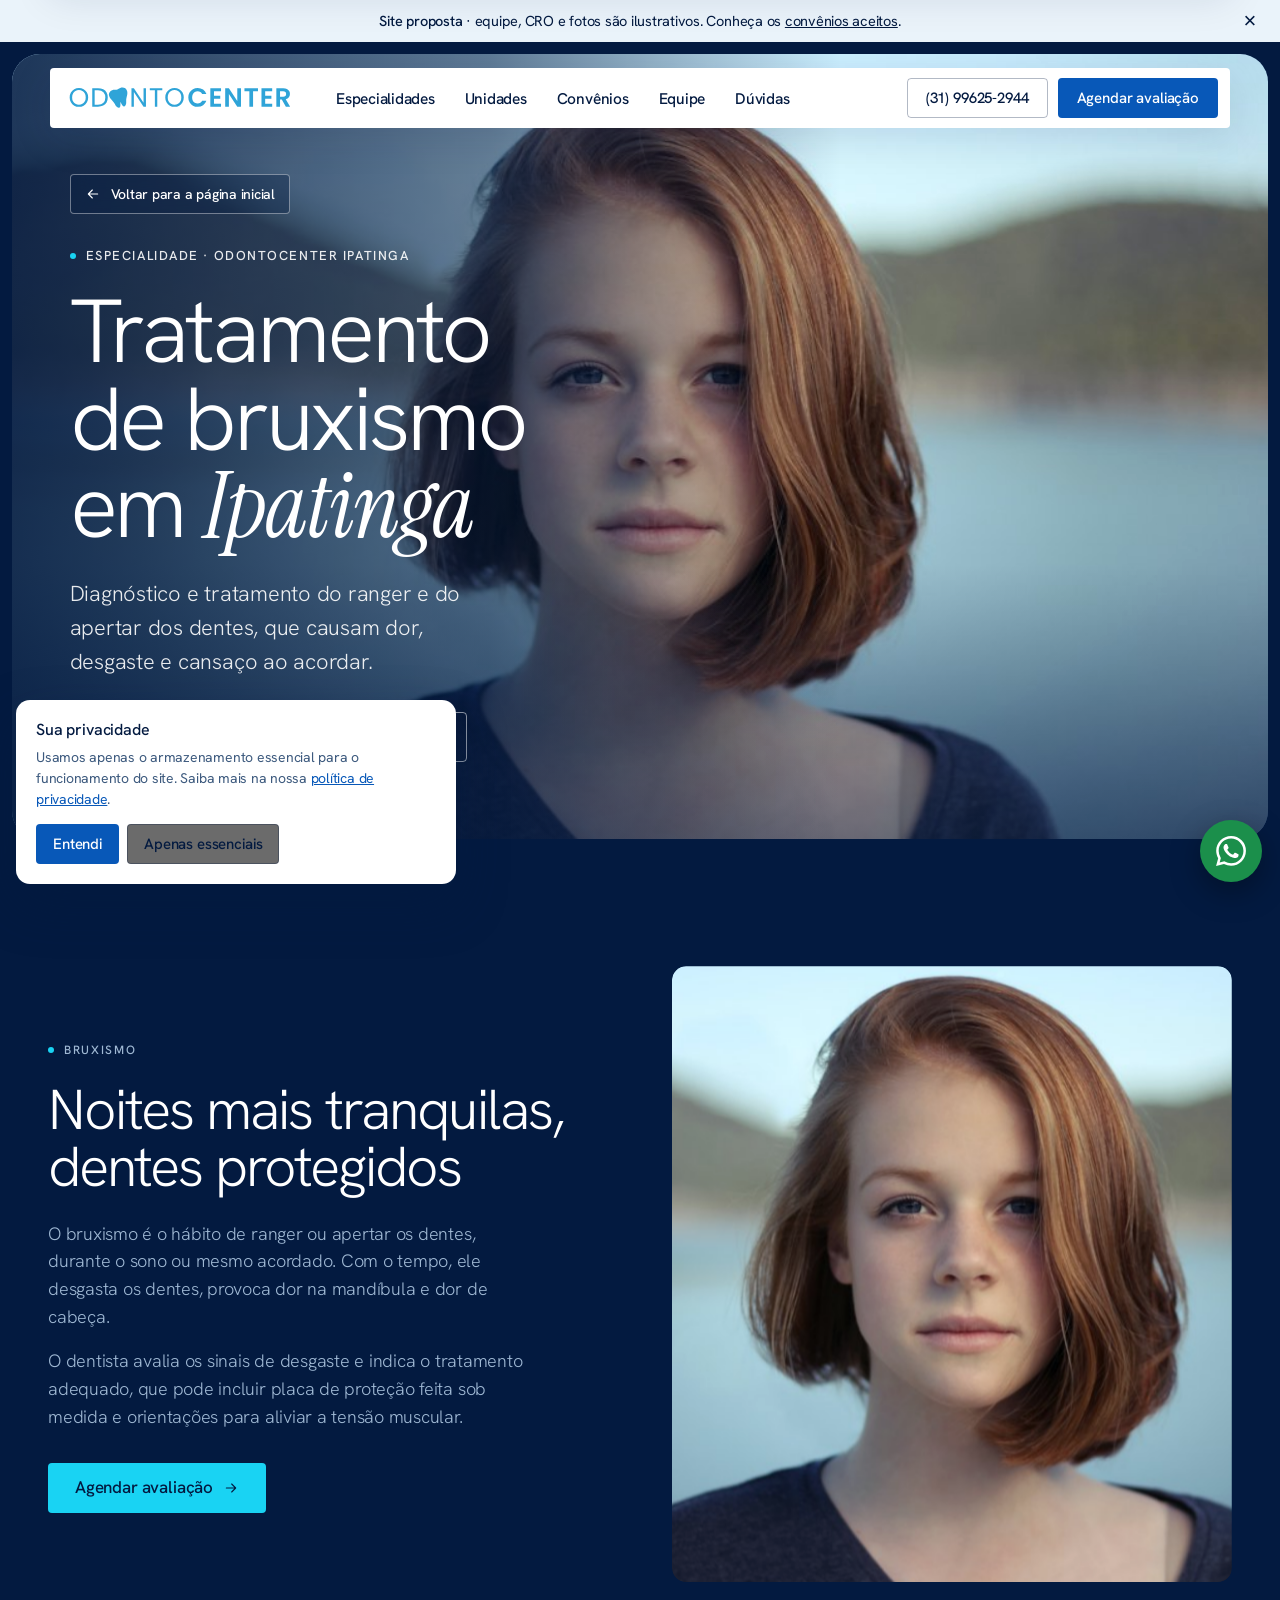
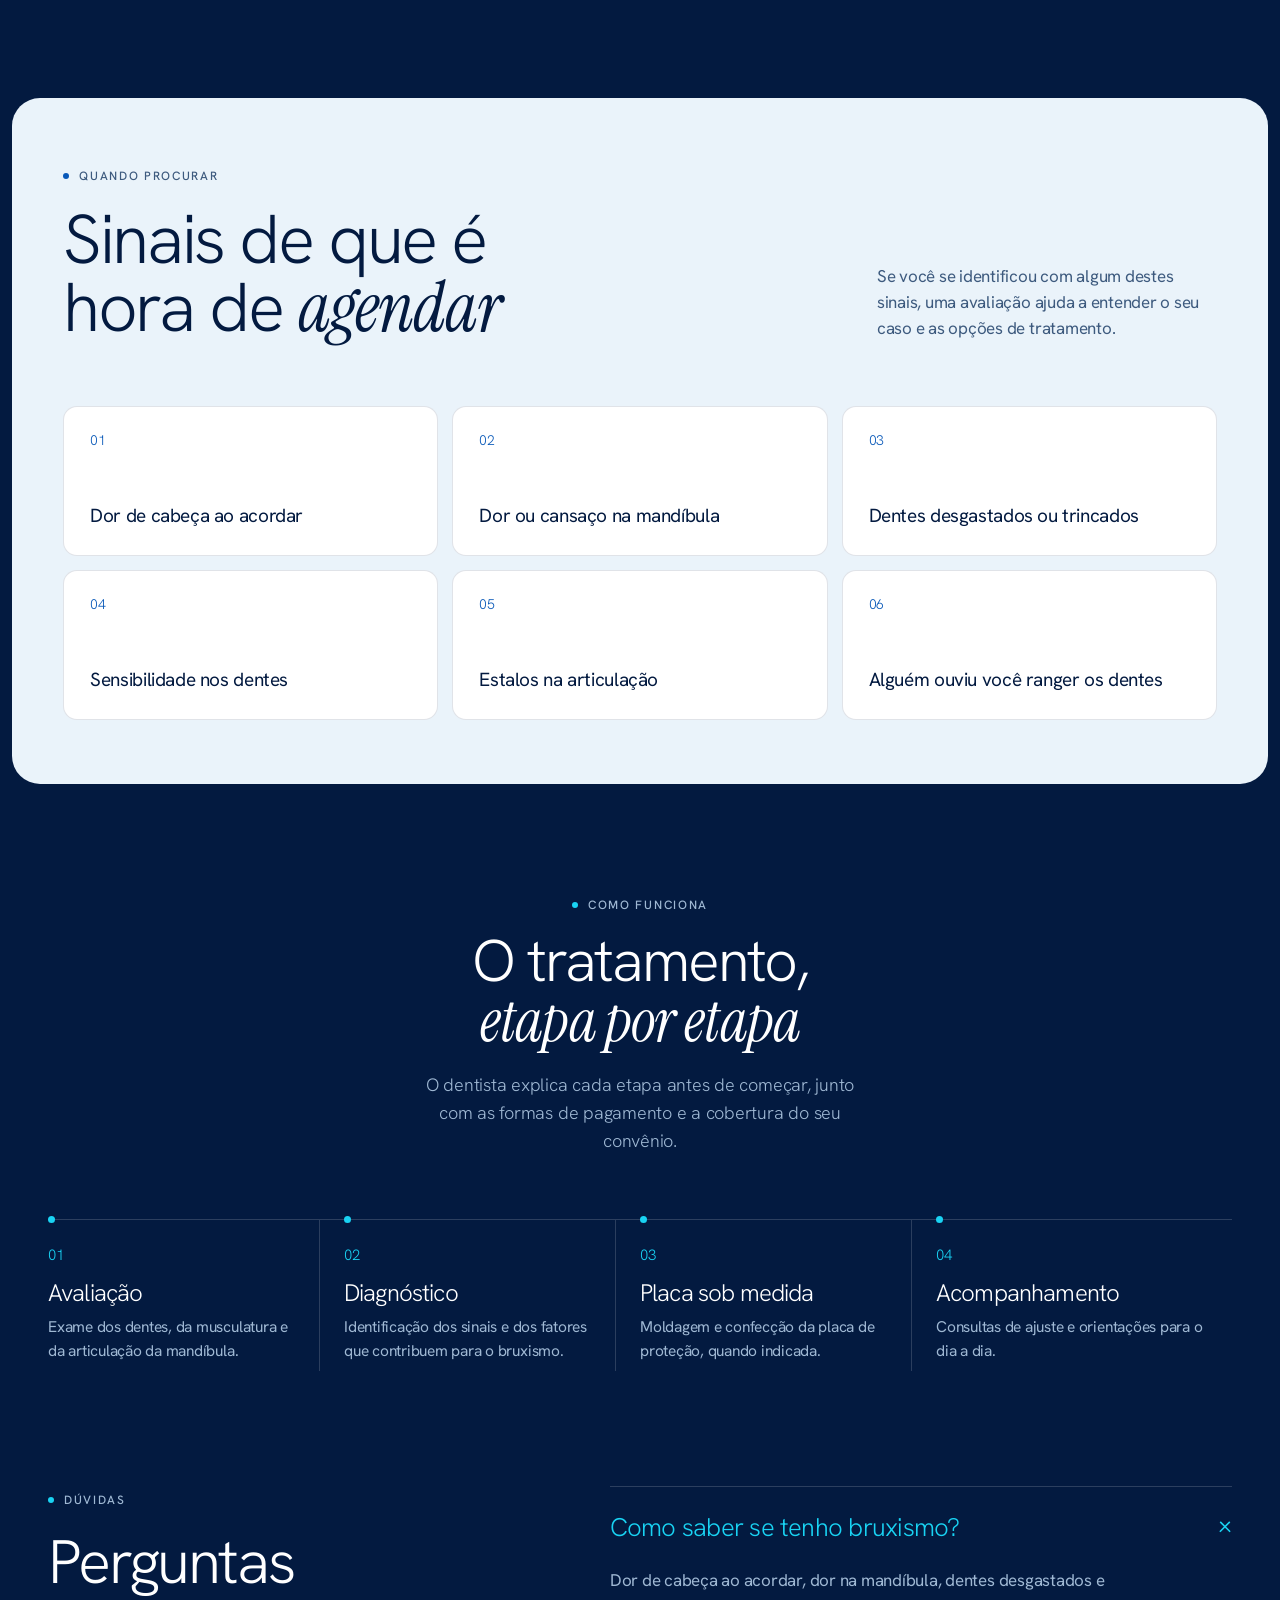
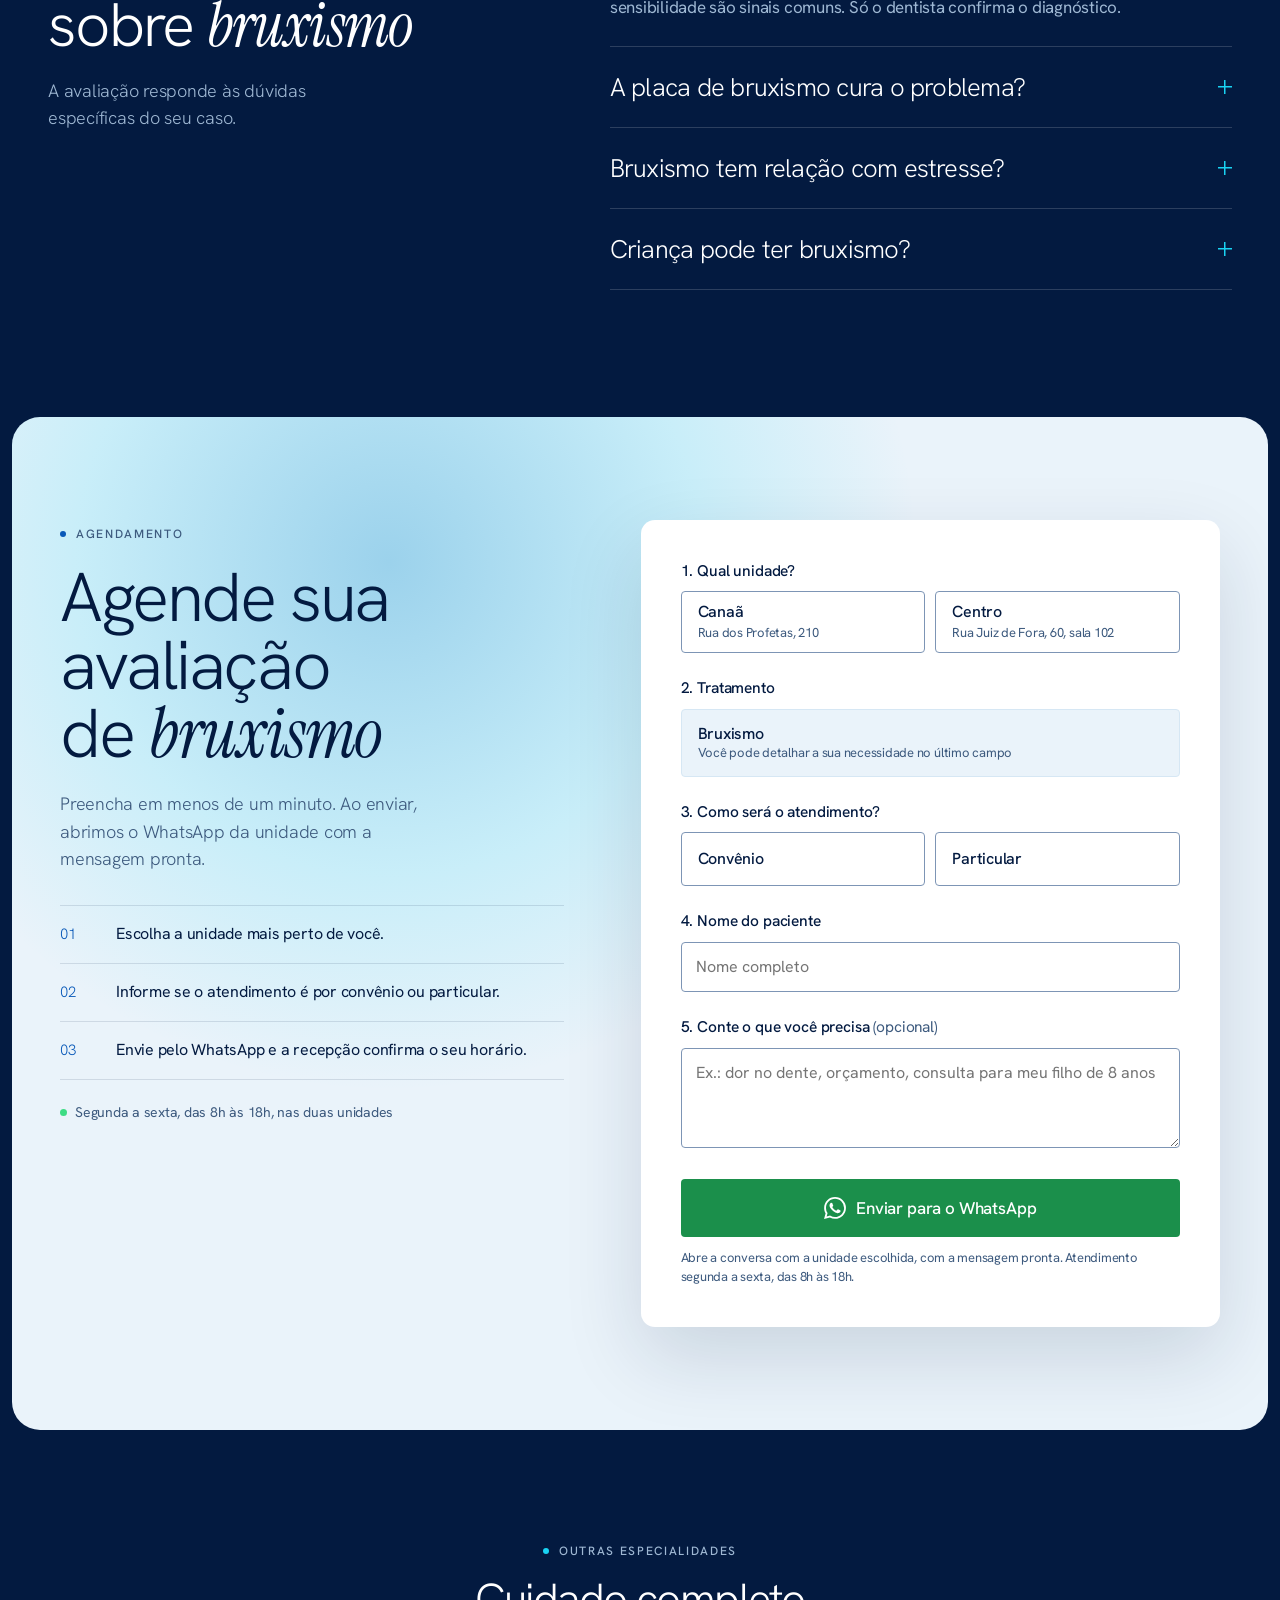
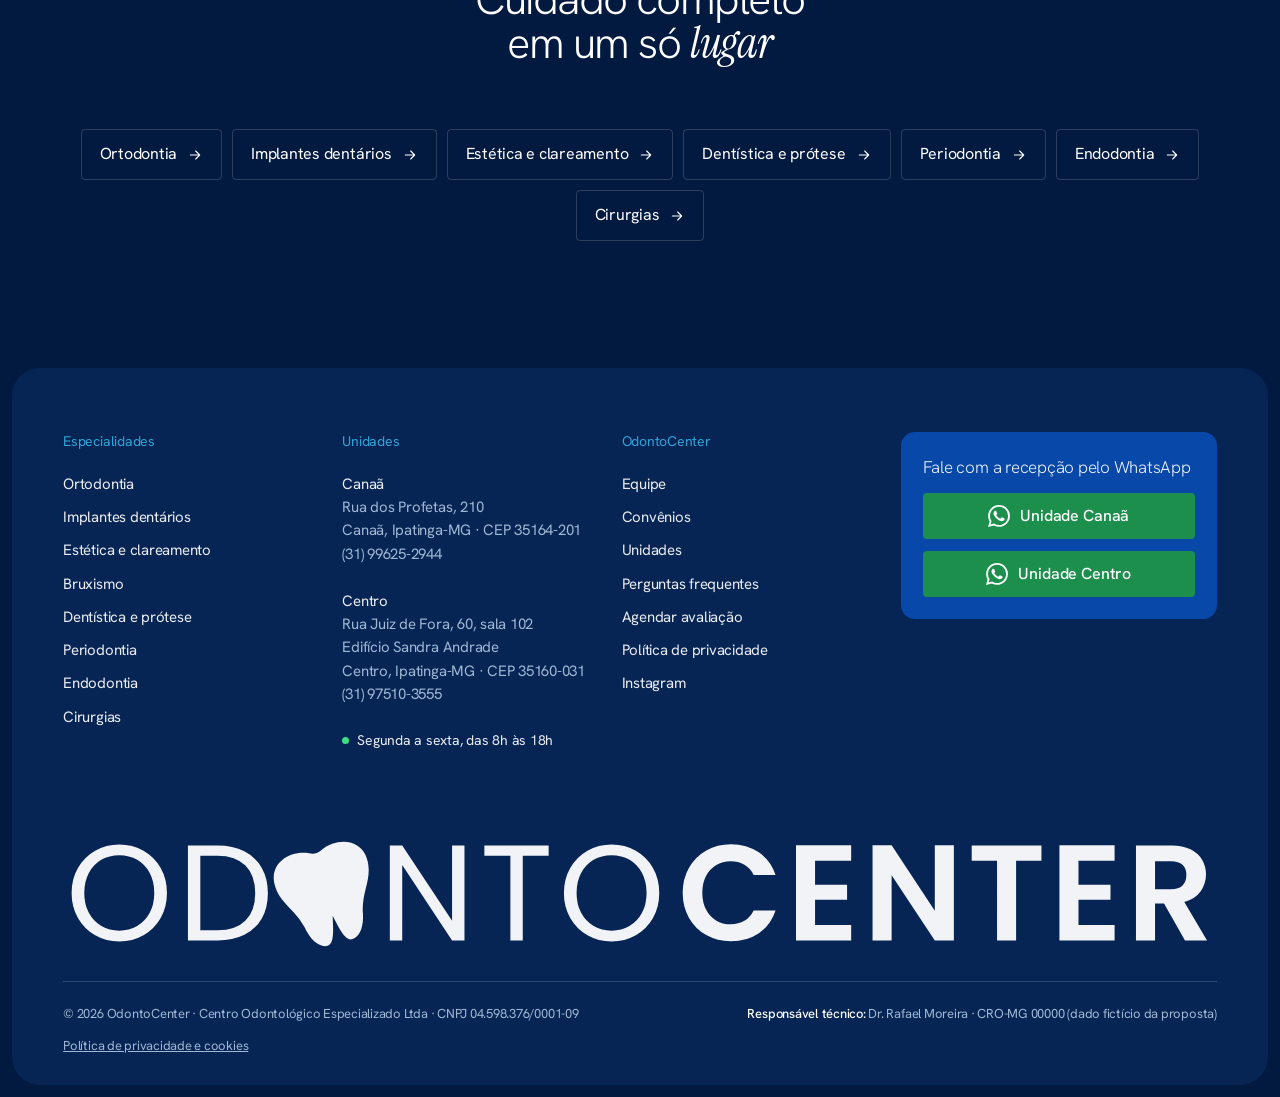
<file: site/especialidades/bruxismo-ipatinga.html>
<!doctype html>
<html lang="pt-BR">
<head>
<meta charset="utf-8">
<meta name="viewport" content="width=device-width,initial-scale=1,viewport-fit=cover">
<title>Tratamento de bruxismo em Ipatinga | OdontoCenter</title>
<meta name="description" content="Diagnóstico e tratamento do ranger e do apertar dos dentes, que causam dor, desgaste e cansaço ao acordar. Unidades Canaã e Centro, segunda a sexta, das 8h às 18h. Agende pelo WhatsApp.">
<link rel="canonical" href="https://odontocenter-ipatinga.vercel.app/especialidades/bruxismo-ipatinga">
<meta name="theme-color" content="#031A40">
<meta name="application-name" content="OdontoCenter">
<meta name="apple-mobile-web-app-title" content="OdontoCenter">
<meta name="format-detection" content="telephone=no">
<link rel="icon" href="../favicon.ico" sizes="48x48">
<link rel="icon" href="../favicon.svg" type="image/svg+xml">
<link rel="apple-touch-icon" href="../apple-touch-icon.png">
<link rel="mask-icon" href="../icons/safari-pinned-tab.svg" color="#0858B8">
<link rel="manifest" href="../site.webmanifest">
<meta property="og:type" content="website">
<meta property="og:site_name" content="OdontoCenter">
<meta property="og:locale" content="pt_BR">
<meta property="og:url" content="https://odontocenter-ipatinga.vercel.app/especialidades/bruxismo-ipatinga">
<meta property="og:title" content="Tratamento de bruxismo em Ipatinga | OdontoCenter">
<meta property="og:description" content="Diagnóstico e tratamento do ranger e do apertar dos dentes, que causam dor, desgaste e cansaço ao acordar. Unidades Canaã e Centro, segunda a sexta, das 8h às 18h. Agende pelo WhatsApp.">
<meta property="og:image" content="https://odontocenter-ipatinga.vercel.app/og/og-bruxismo-ipatinga.jpg">
<meta property="og:image:secure_url" content="https://odontocenter-ipatinga.vercel.app/og/og-bruxismo-ipatinga.jpg">
<meta property="og:image:type" content="image/jpeg">
<meta property="og:image:width" content="1200">
<meta property="og:image:height" content="630">
<meta property="og:image:alt" content="Tratamento de bruxismo em Ipatinga na OdontoCenter">
<meta name="twitter:card" content="summary_large_image">
<meta name="twitter:title" content="Tratamento de bruxismo em Ipatinga | OdontoCenter">
<meta name="twitter:description" content="Diagnóstico e tratamento do ranger e do apertar dos dentes, que causam dor, desgaste e cansaço ao acordar. Unidades Canaã e Centro, segunda a sexta, das 8h às 18h. Agende pelo WhatsApp.">
<meta name="twitter:image" content="https://odontocenter-ipatinga.vercel.app/og/og-bruxismo-ipatinga.jpg">
<meta name="twitter:image:alt" content="Tratamento de bruxismo em Ipatinga na OdontoCenter">
<link rel="stylesheet" href="https://fonts.googleapis.com/css2?family=Hanken+Grotesk:wght@300;400;500;600&family=Instrument+Serif:ital@0;1&display=swap">
<link rel="stylesheet" href="../assets/site.css">
<style>html,body{margin:0}:root{color-scheme:dark}</style>
</head>
<body>
<a class="skip" href="#conteudo">Ir para o conteúdo</a>
<div class="announce" id="announce"><span><b style="font-weight:500">Site proposta</b> · equipe, CRO e fotos são ilustrativos. Conheça os <a href="../index.html#convenios">convênios aceitos</a>.</span><button type="button" id="announce-x" aria-label="Fechar aviso">×</button></div>
<div class="navcard stick" id="stick" aria-hidden="true"><a href="../index.html" aria-label="OdontoCenter, página inicial"><svg class="logo" viewBox="-2 -8.38 846.94 90.74" role="img" aria-label="OdontoCenter"><path fill="currentColor" d="M4.3 34.9Q4.3 24.7 8.95 16.55Q13.6 8.4 21.6 3.85Q29.6 -0.7 39.3 -0.7Q49.1 -0.7 57.1 3.85Q65.1 8.4 69.7 16.5Q74.3 24.6 74.3 34.9Q74.3 45.2 69.7 53.3Q65.1 61.4 57.1 65.95Q49.1 70.5 39.3 70.5Q29.6 70.5 21.6 65.95Q13.6 61.4 8.95 53.25Q4.3 45.1 4.3 34.9ZM65 34.9Q65 26.5 61.65 20.25Q58.3 14 52.5 10.6Q46.7 7.2 39.3 7.2Q31.9 7.2 26.1 10.6Q20.3 14 16.95 20.25Q13.6 26.5 13.6 34.9Q13.6 43.2 16.95 49.5Q20.3 55.8 26.15 59.2Q32 62.6 39.3 62.6Q46.6 62.6 52.45 59.2Q58.3 55.8 61.65 49.5Q65 43.2 65 34.9Z M148.4 35.1Q148.4 45.8 143.95 53.65Q139.5 61.5 131.15 65.65Q122.8 69.8 111.4 69.8H89.7V0.1H111.4Q122.8 0.1 131.15 4.35Q139.5 8.6 143.95 16.5Q148.4 24.4 148.4 35.1ZM139.1 35.1Q139.1 22.1 131.95 14.8Q124.8 7.5 111.4 7.5H98.8V62.3H111.4Q124.9 62.3 132 55.15Q139.1 48 139.1 35.1Z M292.74 69.8H283.64L247.04 14.3V69.8H237.94V0H247.04L283.64 55.4V0H292.74Z M354.54 0.1V7.5H335.54V69.8H326.44V7.5H307.34V0.1Z M365.74 34.9Q365.74 24.7 370.39 16.55Q375.04 8.4 383.04 3.85Q391.04 -0.7 400.74 -0.7Q410.54 -0.7 418.54 3.85Q426.54 8.4 431.14 16.5Q435.74 24.6 435.74 34.9Q435.74 45.2 431.14 53.3Q426.54 61.4 418.54 65.95Q410.54 70.5 400.74 70.5Q391.04 70.5 383.04 65.95Q375.04 61.4 370.39 53.25Q365.74 45.1 365.74 34.9ZM426.44 34.9Q426.44 26.5 423.09 20.25Q419.74 14 413.94 10.6Q408.14 7.2 400.74 7.2Q393.34 7.2 387.54 10.6Q381.74 14 378.39 20.25Q375.04 26.5 375.04 34.9Q375.04 43.2 378.39 49.5Q381.74 55.8 387.59 59.2Q393.44 62.6 400.74 62.6Q408.04 62.6 413.89 59.2Q419.74 55.8 423.09 49.5Q426.44 43.2 426.44 34.9Z M488.34 -0.9Q500.04 -0.9 508.84 5.1Q517.64 11.1 521.14 21.7H505.04Q502.64 16.7 498.29 14.2Q493.94 11.7 488.24 11.7Q482.14 11.7 477.39 14.55Q472.64 17.4 469.99 22.6Q467.34 27.8 467.34 34.8Q467.34 41.7 469.99 46.95Q472.64 52.2 477.39 55.05Q482.14 57.9 488.24 57.9Q493.94 57.9 498.29 55.35Q502.64 52.8 505.04 47.8H521.14Q517.64 58.5 508.89 64.45Q500.14 70.4 488.34 70.4Q478.34 70.4 470.29 65.85Q462.24 61.3 457.59 53.2Q452.94 45.1 452.94 34.8Q452.94 24.5 457.59 16.35Q462.24 8.2 470.29 3.65Q478.34 -0.9 488.34 -0.9Z M550.14 11.3V28.8H573.64V39.9H550.14V58.4H576.64V69.8H536.14V-0.1H576.64V11.3Z M652.04 69.8H638.04L606.34 21.9V69.8H592.34V-0.1H606.34L638.04 47.9V-0.1H652.04Z M716.34 0V11.3H697.74V69.8H683.74V11.3H665.14V0Z M743.54 11.3V28.8H767.04V39.9H743.54V58.4H770.04V69.8H729.54V-0.1H770.04V11.3Z M821.74 69.8 806.34 42.6H799.74V69.8H785.74V0H811.94Q820.04 0 825.74 2.85Q831.44 5.7 834.29 10.55Q837.14 15.4 837.14 21.4Q837.14 28.3 833.14 33.85Q829.14 39.4 821.24 41.5L837.94 69.8ZM799.74 32.1H811.44Q817.14 32.1 819.94 29.35Q822.74 26.6 822.74 21.7Q822.74 16.9 819.94 14.25Q817.14 11.6 811.44 11.6H799.74Z M153.39,28.84 C 149.33,13.67 163.81,3.29 178.87,5.76 C 181.96,6.56 185.54,5.60 187.82,3.36 C 199.62,-6.30 217.35,-4.55 221.42,10.62 C 225.07,24.27 217.75,32.74 218.03,48.11 C 219.29,59.96 215.55,67.47 210.18,68.91 C 204.81,70.35 199.76,58.69 195.94,51.59 C 196.18,59.65 197.65,72.27 192.28,73.71 C 186.91,75.14 179.91,70.52 175.07,59.62 C 167.63,46.17 157.05,42.50 153.39,28.84Z"/></svg></a><nav aria-label="Principal"><a href="../index.html#especialidades">Especialidades</a><a href="../index.html#unidades">Unidades</a><a href="../index.html#convenios">Convênios</a><a href="../index.html#equipe">Equipe</a><a href="../index.html#duvidas">Dúvidas</a></nav><div class="end"><a class="tel btn btn-ob" href="tel:+5531996252944">(31) 99625-2944</a><a class="btn btn-b" href="#agendar">Agendar avaliação</a><button class="burger" type="button" aria-label="Abrir menu" aria-expanded="false" aria-controls="drawer"><span></span></button></div></div>
<div class="drawer" id="drawer" aria-hidden="true" role="dialog" aria-label="Menu"><button class="drawer-close" type="button" aria-label="Fechar menu">×</button><a class="dl" href="../index.html#especialidades">Especialidades<svg class="ar" viewBox="0 0 24 24" fill="none" stroke="currentColor" stroke-width="1.6" stroke-linecap="round" stroke-linejoin="round" aria-hidden="true"><path d="M5 12h14M13 6l6 6-6 6"/></svg></a><a class="dl" href="../index.html#unidades">Unidades<svg class="ar" viewBox="0 0 24 24" fill="none" stroke="currentColor" stroke-width="1.6" stroke-linecap="round" stroke-linejoin="round" aria-hidden="true"><path d="M5 12h14M13 6l6 6-6 6"/></svg></a><a class="dl" href="../index.html#convenios">Convênios<svg class="ar" viewBox="0 0 24 24" fill="none" stroke="currentColor" stroke-width="1.6" stroke-linecap="round" stroke-linejoin="round" aria-hidden="true"><path d="M5 12h14M13 6l6 6-6 6"/></svg></a><a class="dl" href="../index.html#equipe">Equipe<svg class="ar" viewBox="0 0 24 24" fill="none" stroke="currentColor" stroke-width="1.6" stroke-linecap="round" stroke-linejoin="round" aria-hidden="true"><path d="M5 12h14M13 6l6 6-6 6"/></svg></a><a class="dl" href="../index.html#duvidas">Dúvidas<svg class="ar" viewBox="0 0 24 24" fill="none" stroke="currentColor" stroke-width="1.6" stroke-linecap="round" stroke-linejoin="round" aria-hidden="true"><path d="M5 12h14M13 6l6 6-6 6"/></svg></a><a class="dl" href="#agendar">Agendar avaliação<svg class="ar" viewBox="0 0 24 24" fill="none" stroke="currentColor" stroke-width="1.6" stroke-linecap="round" stroke-linejoin="round" aria-hidden="true"><path d="M5 12h14M13 6l6 6-6 6"/></svg></a><div class="dsub"><a href="../especialidades/ortodontia-ipatinga.html">Ortodontia</a><a href="../especialidades/implante-dentario-ipatinga.html">Implantes dentários</a><a href="../especialidades/clareamento-estetica-dental-ipatinga.html">Estética e clareamento</a><a href="../especialidades/bruxismo-ipatinga.html">Bruxismo</a><a href="../especialidades/dentistica-protese-ipatinga.html">Dentística e prótese</a><a href="../especialidades/periodontia-tratamento-gengiva-ipatinga.html">Periodontia</a><a href="../especialidades/tratamento-de-canal-endodontia-ipatinga.html">Endodontia</a><a href="../especialidades/cirurgia-odontologica-ipatinga.html">Cirurgias</a></div><div class="dbot"><a class="btn btn-wa" data-wa="canaa" href="#"><svg class="wa" width="22" height="22" viewBox="0 0 24 24" fill="currentColor" aria-hidden="true"><path d="M17.472 14.382c-.297-.149-1.758-.867-2.03-.967-.273-.099-.471-.148-.67.15-.197.297-.767.966-.94 1.164-.173.199-.347.223-.644.075-.297-.15-1.255-.463-2.39-1.475-.883-.788-1.48-1.761-1.653-2.059-.173-.297-.018-.458.13-.606.134-.133.298-.347.446-.52.149-.174.198-.298.298-.497.099-.198.05-.371-.025-.52-.075-.149-.669-1.612-.916-2.207-.242-.579-.487-.5-.669-.51-.173-.008-.371-.01-.57-.01-.198 0-.52.074-.792.372-.272.297-1.04 1.016-1.04 2.479 0 1.462 1.065 2.875 1.213 3.074.149.198 2.096 3.2 5.077 4.487.709.306 1.262.489 1.694.625.712.227 1.36.195 1.871.118.571-.085 1.758-.719 2.006-1.413.248-.694.248-1.289.173-1.413-.074-.124-.272-.198-.57-.347m-5.421 7.403h-.004a9.87 9.87 0 01-5.031-1.378l-.361-.214-3.741.982.998-3.648-.235-.374a9.86 9.86 0 01-1.51-5.26c.001-5.45 4.436-9.884 9.888-9.884 2.64 0 5.122 1.03 6.988 2.898a9.825 9.825 0 012.893 6.994c-.003 5.45-4.437 9.884-9.885 9.884m8.413-18.297A11.815 11.815 0 0012.05 0C5.495 0 .16 5.335.157 11.892c0 2.096.547 4.142 1.588 5.945L.057 24l6.305-1.654a11.882 11.882 0 005.683 1.448h.005c6.554 0 11.89-5.335 11.893-11.893a11.821 11.821 0 00-3.48-8.413Z"/></svg> WhatsApp Canaã</a><a class="btn btn-wa" data-wa="centro" href="#"><svg class="wa" width="22" height="22" viewBox="0 0 24 24" fill="currentColor" aria-hidden="true"><path d="M17.472 14.382c-.297-.149-1.758-.867-2.03-.967-.273-.099-.471-.148-.67.15-.197.297-.767.966-.94 1.164-.173.199-.347.223-.644.075-.297-.15-1.255-.463-2.39-1.475-.883-.788-1.48-1.761-1.653-2.059-.173-.297-.018-.458.13-.606.134-.133.298-.347.446-.52.149-.174.198-.298.298-.497.099-.198.05-.371-.025-.52-.075-.149-.669-1.612-.916-2.207-.242-.579-.487-.5-.669-.51-.173-.008-.371-.01-.57-.01-.198 0-.52.074-.792.372-.272.297-1.04 1.016-1.04 2.479 0 1.462 1.065 2.875 1.213 3.074.149.198 2.096 3.2 5.077 4.487.709.306 1.262.489 1.694.625.712.227 1.36.195 1.871.118.571-.085 1.758-.719 2.006-1.413.248-.694.248-1.289.173-1.413-.074-.124-.272-.198-.57-.347m-5.421 7.403h-.004a9.87 9.87 0 01-5.031-1.378l-.361-.214-3.741.982.998-3.648-.235-.374a9.86 9.86 0 01-1.51-5.26c.001-5.45 4.436-9.884 9.888-9.884 2.64 0 5.122 1.03 6.988 2.898a9.825 9.825 0 012.893 6.994c-.003 5.45-4.437 9.884-9.885 9.884m8.413-18.297A11.815 11.815 0 0012.05 0C5.495 0 .16 5.335.157 11.892c0 2.096.547 4.142 1.588 5.945L.057 24l6.305-1.654a11.882 11.882 0 005.683 1.448h.005c6.554 0 11.89-5.335 11.893-11.893a11.821 11.821 0 00-3.48-8.413Z"/></svg> WhatsApp Centro</a><span class="hours">Segunda a sexta, das 8h às 18h</span></div></div>
<main id="conteudo">
<header class="hero sub-hero" id="topo">
  <div class="hero-bg"><img class="photo-grade" src="../img/bruxismo.jpg" alt="" fetchpriority="high"></div>
  <div class="navcard"><a href="../index.html" aria-label="OdontoCenter, página inicial"><svg class="logo" viewBox="-2 -8.38 846.94 90.74" role="img" aria-label="OdontoCenter"><path fill="currentColor" d="M4.3 34.9Q4.3 24.7 8.95 16.55Q13.6 8.4 21.6 3.85Q29.6 -0.7 39.3 -0.7Q49.1 -0.7 57.1 3.85Q65.1 8.4 69.7 16.5Q74.3 24.6 74.3 34.9Q74.3 45.2 69.7 53.3Q65.1 61.4 57.1 65.95Q49.1 70.5 39.3 70.5Q29.6 70.5 21.6 65.95Q13.6 61.4 8.95 53.25Q4.3 45.1 4.3 34.9ZM65 34.9Q65 26.5 61.65 20.25Q58.3 14 52.5 10.6Q46.7 7.2 39.3 7.2Q31.9 7.2 26.1 10.6Q20.3 14 16.95 20.25Q13.6 26.5 13.6 34.9Q13.6 43.2 16.95 49.5Q20.3 55.8 26.15 59.2Q32 62.6 39.3 62.6Q46.6 62.6 52.45 59.2Q58.3 55.8 61.65 49.5Q65 43.2 65 34.9Z M148.4 35.1Q148.4 45.8 143.95 53.65Q139.5 61.5 131.15 65.65Q122.8 69.8 111.4 69.8H89.7V0.1H111.4Q122.8 0.1 131.15 4.35Q139.5 8.6 143.95 16.5Q148.4 24.4 148.4 35.1ZM139.1 35.1Q139.1 22.1 131.95 14.8Q124.8 7.5 111.4 7.5H98.8V62.3H111.4Q124.9 62.3 132 55.15Q139.1 48 139.1 35.1Z M292.74 69.8H283.64L247.04 14.3V69.8H237.94V0H247.04L283.64 55.4V0H292.74Z M354.54 0.1V7.5H335.54V69.8H326.44V7.5H307.34V0.1Z M365.74 34.9Q365.74 24.7 370.39 16.55Q375.04 8.4 383.04 3.85Q391.04 -0.7 400.74 -0.7Q410.54 -0.7 418.54 3.85Q426.54 8.4 431.14 16.5Q435.74 24.6 435.74 34.9Q435.74 45.2 431.14 53.3Q426.54 61.4 418.54 65.95Q410.54 70.5 400.74 70.5Q391.04 70.5 383.04 65.95Q375.04 61.4 370.39 53.25Q365.74 45.1 365.74 34.9ZM426.44 34.9Q426.44 26.5 423.09 20.25Q419.74 14 413.94 10.6Q408.14 7.2 400.74 7.2Q393.34 7.2 387.54 10.6Q381.74 14 378.39 20.25Q375.04 26.5 375.04 34.9Q375.04 43.2 378.39 49.5Q381.74 55.8 387.59 59.2Q393.44 62.6 400.74 62.6Q408.04 62.6 413.89 59.2Q419.74 55.8 423.09 49.5Q426.44 43.2 426.44 34.9Z M488.34 -0.9Q500.04 -0.9 508.84 5.1Q517.64 11.1 521.14 21.7H505.04Q502.64 16.7 498.29 14.2Q493.94 11.7 488.24 11.7Q482.14 11.7 477.39 14.55Q472.64 17.4 469.99 22.6Q467.34 27.8 467.34 34.8Q467.34 41.7 469.99 46.95Q472.64 52.2 477.39 55.05Q482.14 57.9 488.24 57.9Q493.94 57.9 498.29 55.35Q502.64 52.8 505.04 47.8H521.14Q517.64 58.5 508.89 64.45Q500.14 70.4 488.34 70.4Q478.34 70.4 470.29 65.85Q462.24 61.3 457.59 53.2Q452.94 45.1 452.94 34.8Q452.94 24.5 457.59 16.35Q462.24 8.2 470.29 3.65Q478.34 -0.9 488.34 -0.9Z M550.14 11.3V28.8H573.64V39.9H550.14V58.4H576.64V69.8H536.14V-0.1H576.64V11.3Z M652.04 69.8H638.04L606.34 21.9V69.8H592.34V-0.1H606.34L638.04 47.9V-0.1H652.04Z M716.34 0V11.3H697.74V69.8H683.74V11.3H665.14V0Z M743.54 11.3V28.8H767.04V39.9H743.54V58.4H770.04V69.8H729.54V-0.1H770.04V11.3Z M821.74 69.8 806.34 42.6H799.74V69.8H785.74V0H811.94Q820.04 0 825.74 2.85Q831.44 5.7 834.29 10.55Q837.14 15.4 837.14 21.4Q837.14 28.3 833.14 33.85Q829.14 39.4 821.24 41.5L837.94 69.8ZM799.74 32.1H811.44Q817.14 32.1 819.94 29.35Q822.74 26.6 822.74 21.7Q822.74 16.9 819.94 14.25Q817.14 11.6 811.44 11.6H799.74Z M153.39,28.84 C 149.33,13.67 163.81,3.29 178.87,5.76 C 181.96,6.56 185.54,5.60 187.82,3.36 C 199.62,-6.30 217.35,-4.55 221.42,10.62 C 225.07,24.27 217.75,32.74 218.03,48.11 C 219.29,59.96 215.55,67.47 210.18,68.91 C 204.81,70.35 199.76,58.69 195.94,51.59 C 196.18,59.65 197.65,72.27 192.28,73.71 C 186.91,75.14 179.91,70.52 175.07,59.62 C 167.63,46.17 157.05,42.50 153.39,28.84Z"/></svg></a><nav aria-label="Principal"><a href="../index.html#especialidades">Especialidades</a><a href="../index.html#unidades">Unidades</a><a href="../index.html#convenios">Convênios</a><a href="../index.html#equipe">Equipe</a><a href="../index.html#duvidas">Dúvidas</a></nav><div class="end"><a class="tel btn btn-ob" href="tel:+5531996252944">(31) 99625-2944</a><a class="btn btn-b" href="#agendar">Agendar avaliação</a><button class="burger" type="button" aria-label="Abrir menu" aria-expanded="false" aria-controls="drawer"><span></span></button></div></div>
  <div class="hero-copy">
    <a class="back rv" href="../index.html"><svg class="ar" viewBox="0 0 24 24" fill="none" stroke="currentColor" stroke-width="1.6" stroke-linecap="round" stroke-linejoin="round" aria-hidden="true"><path d="M5 12h14M13 6l6 6-6 6"/></svg> Voltar para a página inicial</a>
    <p class="hero-eyebrow rv" style="--d:.05s">Especialidade · OdontoCenter Ipatinga</p>
    <h1><span class="ln"><span style="--d:.15s">Tratamento de bruxismo</span></span><span class="ln"><span style="--d:.27s">em <span class="it">Ipatinga</span></span></span></h1>
    <p class="sub rv" style="--d:.45s">Diagnóstico e tratamento do ranger e do apertar dos dentes, que causam dor, desgaste e cansaço ao acordar.</p>
    <div class="row rv" style="--d:.58s"><a class="btn btn-e" href="#agendar">Agendar avaliação <svg class="ar" viewBox="0 0 24 24" fill="none" stroke="currentColor" stroke-width="1.6" stroke-linecap="round" stroke-linejoin="round" aria-hidden="true"><path d="M5 12h14M13 6l6 6-6 6"/></svg></a><a class="btn btn-o" href="#como-funciona">Como funciona</a></div>
  </div>
</header>

<section class="sec" aria-labelledby="h-about"><div class="wrap"><div class="about">
  <div><span class="eyebrow rv">Bruxismo</span><h2 class="rv" id="h-about" style="--d:.08s">Noites mais tranquilas, dentes protegidos</h2><p class="rv" style="--d:.16s">O bruxismo é o hábito de ranger ou apertar os dentes, durante o sono ou mesmo acordado. Com o tempo, ele desgasta os dentes, provoca dor na mandíbula e dor de cabeça.</p><p class="rv" style="--d:.16s">O dentista avalia os sinais de desgaste e indica o tratamento adequado, que pode incluir placa de proteção feita sob medida e orientações para aliviar a tensão muscular.</p>
    <div class="row rv" style="margin-top:32px;--d:.22s"><a class="btn btn-e" href="#agendar">Agendar avaliação <svg class="ar" viewBox="0 0 24 24" fill="none" stroke="currentColor" stroke-width="1.6" stroke-linecap="round" stroke-linejoin="round" aria-hidden="true"><path d="M5 12h14M13 6l6 6-6 6"/></svg></a></div></div>
  <div class="ph rv-img"><img class="photo-grade" data-par src="../img/bruxismo.jpg" alt="" loading="lazy"></div>
</div></div></section>

<section class="panel light" aria-labelledby="h-signs">
  <div class="panel-head"><div><span class="eyebrow rv">Quando procurar</span><h2 class="rv" id="h-signs" style="--d:.08s;margin-top:20px">Sinais de que é hora de <span class="it">agendar</span></h2></div><p class="intro rv" style="--d:.16s">Se você se identificou com algum destes sinais, uma avaliação ajuda a entender o seu caso e as opções de tratamento.</p></div>
  <div class="signs"><div class="sign rv" style="--d:0.00s"><i>01</i><p>Dor de cabeça ao acordar</p></div><div class="sign rv" style="--d:0.05s"><i>02</i><p>Dor ou cansaço na mandíbula</p></div><div class="sign rv" style="--d:0.10s"><i>03</i><p>Dentes desgastados ou trincados</p></div><div class="sign rv" style="--d:0.15s"><i>04</i><p>Sensibilidade nos dentes</p></div><div class="sign rv" style="--d:0.20s"><i>05</i><p>Estalos na articulação</p></div><div class="sign rv" style="--d:0.25s"><i>06</i><p>Alguém ouviu você ranger os dentes</p></div></div>
</section>

<section class="sec" id="como-funciona" aria-labelledby="h-steps"><div class="wrap">
  <div class="sec-head"><span class="eyebrow rv">Como funciona</span><h2 class="rv" id="h-steps" style="--d:.08s">O tratamento, <span class="it">etapa por etapa</span></h2><p class="rv" style="--d:.16s">O dentista explica cada etapa antes de começar, junto com as formas de pagamento e a cobertura do seu convênio.</p></div>
  <ol class="journey journey-wrap" style="--n:4"><li class="rv" style="--d:0.00s"><b>01</b><h3>Avaliação</h3><p>Exame dos dentes, da musculatura e da articulação da mandíbula.</p></li><li class="rv" style="--d:0.08s"><b>02</b><h3>Diagnóstico</h3><p>Identificação dos sinais e dos fatores que contribuem para o bruxismo.</p></li><li class="rv" style="--d:0.16s"><b>03</b><h3>Placa sob medida</h3><p>Moldagem e confecção da placa de proteção, quando indicada.</p></li><li class="rv" style="--d:0.24s"><b>04</b><h3>Acompanhamento</h3><p>Consultas de ajuste e orientações para o dia a dia.</p></li></ol>
</div></section>

<section class="sec" style="padding-top:0" aria-labelledby="h-fq"><div class="wrap"><div class="faqs">
  <div><span class="eyebrow rv">Dúvidas</span><h2 class="rv" id="h-fq" style="--d:.08s">Perguntas sobre <span class="it">bruxismo</span></h2><p class="intro rv" style="--d:.16s">A avaliação responde às dúvidas específicas do seu caso.</p></div>
  <div class="rv" style="--d:.1s"><details open><summary>Como saber se tenho bruxismo?</summary><p>Dor de cabeça ao acordar, dor na mandíbula, dentes desgastados e sensibilidade são sinais comuns. Só o dentista confirma o diagnóstico.</p></details><details><summary>A placa de bruxismo cura o problema?</summary><p>A placa protege os dentes do desgaste e alivia a musculatura. O tratamento pode combinar outras orientações, conforme a causa.</p></details><details><summary>Bruxismo tem relação com estresse?</summary><p>O estresse e a ansiedade estão entre os fatores mais associados ao bruxismo, mas há outras causas. A avaliação ajuda a identificar o seu caso.</p></details><details><summary>Criança pode ter bruxismo?</summary><p>Pode. Se você percebe seu filho rangendo os dentes, agende uma avaliação.</p></details></div>
</div></div></section>

<section class="cta light" id="agendar" aria-labelledby="h-ag"><div class="wrap"><div class="cta-grid">
  <div>
    <span class="eyebrow rv">Agendamento</span>
    <h2 class="rv" id="h-ag" style="--d:.08s">Agende sua avaliação de <span class="it">bruxismo</span></h2>
    <p class="intro rv" style="--d:.16s">Preencha em menos de um minuto. Ao enviar, abrimos o WhatsApp da unidade com a mensagem pronta.</p>
    <ol class="steps rv" style="--d:.22s"><li><span>01</span>Escolha a unidade mais perto de você.</li><li><span>02</span>Informe se o atendimento é por convênio ou particular.</li><li><span>03</span>Envie pelo WhatsApp e a recepção confirma o seu horário.</li></ol>
    <p class="hours rv" style="--d:.28s;margin-top:22px">Segunda a sexta, das 8h às 18h, nas duas unidades</p>
  </div>
  <form class="card rv" style="--d:.12s" id="form-agenda" novalidate>
    <fieldset id="f-unit"><legend>1. Qual unidade?</legend><div class="choices units"><label><input type="radio" name="unidade" value="canaa"><span class="c">Canaã<small>Rua dos Profetas, 210</small></span></label><label><input type="radio" name="unidade" value="centro"><span class="c">Centro<small>Rua Juiz de Fora, 60, sala 102</small></span></label></div><p class="err">Escolha uma unidade.</p></fieldset>
    <div id="f-serv"><span class="lb">2. Tratamento</span><div class="svc-chip"><span>Bruxismo<small>Você pode detalhar a sua necessidade no último campo</small></span></div><input type="hidden" id="servico" value="Bruxismo"></div>
    <fieldset id="f-tipo"><legend>3. Como será o atendimento?</legend>
      <div class="choices"><label><input type="radio" name="tipo" value="Convênio"><span class="c">Convênio</span></label><label><input type="radio" name="tipo" value="Particular"><span class="c">Particular</span></label></div><p class="err">Informe se é convênio ou particular.</p>
      <div class="conv" id="conv-box" hidden style="margin-top:14px"><label class="lb" for="convenio">Qual convênio?</label><select id="convenio" name="convenio"><option value="">Selecione</option><option value="LumarMetals">LumarMetals</option><option value="AAPI">AAPI</option><option value="Novo Oriente (plano de assistência familiar)">Novo Oriente (plano de assistência familiar)</option><option value="Cenibra">Cenibra</option><option value="Correios – Postal Saúde">Correios – Postal Saúde</option><option value="COPASS Saúde">COPASS Saúde</option><option value="Rede UNNA: Bradesco">Rede UNNA: Bradesco</option><option value="Rede UNNA: Unimed">Rede UNNA: Unimed</option><option value="Rede UNNA: Riachuelo (RCHLO)">Rede UNNA: Riachuelo (RCHLO)</option><option value="Rede UNNA: OdontoPrev">Rede UNNA: OdontoPrev</option><option value="Brasil Dental">Brasil Dental</option><option value="Rede Dental">Rede Dental</option><option value="Prívian">Prívian</option><option value="Odontoserv">Odontoserv</option><option value="SEPAO">SEPAO</option><option value="Prontodente">Prontodente</option><option value="IBI">IBI</option><option value="DM Odonto">DM Odonto</option><option value="Outro convênio">Outro convênio</option></select><p class="err">Escolha o convênio.</p></div></fieldset>
    <div id="f-nome"><label class="lb" for="nome">4. Nome do paciente</label><input type="text" id="nome" name="nome" autocomplete="name" required placeholder="Nome completo"><p class="err">Informe o nome do paciente.</p></div>
    <div><label class="lb" for="desc">5. Conte o que você precisa <span class="opt">(opcional)</span></label><textarea id="desc" name="desc" placeholder="Ex.: dor no dente, orçamento, consulta para meu filho de 8 anos"></textarea></div>
    <div class="submit"><a class="btn btn-wa" id="send" href="#agendar" target="_blank" rel="noopener" role="button"><svg class="wa" width="22" height="22" viewBox="0 0 24 24" fill="currentColor" aria-hidden="true"><path d="M17.472 14.382c-.297-.149-1.758-.867-2.03-.967-.273-.099-.471-.148-.67.15-.197.297-.767.966-.94 1.164-.173.199-.347.223-.644.075-.297-.15-1.255-.463-2.39-1.475-.883-.788-1.48-1.761-1.653-2.059-.173-.297-.018-.458.13-.606.134-.133.298-.347.446-.52.149-.174.198-.298.298-.497.099-.198.05-.371-.025-.52-.075-.149-.669-1.612-.916-2.207-.242-.579-.487-.5-.669-.51-.173-.008-.371-.01-.57-.01-.198 0-.52.074-.792.372-.272.297-1.04 1.016-1.04 2.479 0 1.462 1.065 2.875 1.213 3.074.149.198 2.096 3.2 5.077 4.487.709.306 1.262.489 1.694.625.712.227 1.36.195 1.871.118.571-.085 1.758-.719 2.006-1.413.248-.694.248-1.289.173-1.413-.074-.124-.272-.198-.57-.347m-5.421 7.403h-.004a9.87 9.87 0 01-5.031-1.378l-.361-.214-3.741.982.998-3.648-.235-.374a9.86 9.86 0 01-1.51-5.26c.001-5.45 4.436-9.884 9.888-9.884 2.64 0 5.122 1.03 6.988 2.898a9.825 9.825 0 012.893 6.994c-.003 5.45-4.437 9.884-9.885 9.884m8.413-18.297A11.815 11.815 0 0012.05 0C5.495 0 .16 5.335.157 11.892c0 2.096.547 4.142 1.588 5.945L.057 24l6.305-1.654a11.882 11.882 0 005.683 1.448h.005c6.554 0 11.89-5.335 11.893-11.893a11.821 11.821 0 00-3.48-8.413Z"/></svg> Enviar para o WhatsApp</a><p>Abre a conversa com a unidade escolhida, com a mensagem pronta. Atendimento segunda a sexta, das 8h às 18h.</p></div>
  </form>
</div></div></section>

<section class="sec" aria-labelledby="h-oth"><div class="wrap">
  <div class="sec-head"><span class="eyebrow rv">Outras especialidades</span><h2 class="rv" id="h-oth" style="--d:.08s;font-size:clamp(30px,3.4vw,48px)">Cuidado completo em um só <span class="it">lugar</span></h2></div>
  <div class="others rv"><a href="ortodontia-ipatinga.html">Ortodontia <svg class="ar" viewBox="0 0 24 24" fill="none" stroke="currentColor" stroke-width="1.6" stroke-linecap="round" stroke-linejoin="round" aria-hidden="true"><path d="M5 12h14M13 6l6 6-6 6"/></svg></a><a href="implante-dentario-ipatinga.html">Implantes dentários <svg class="ar" viewBox="0 0 24 24" fill="none" stroke="currentColor" stroke-width="1.6" stroke-linecap="round" stroke-linejoin="round" aria-hidden="true"><path d="M5 12h14M13 6l6 6-6 6"/></svg></a><a href="clareamento-estetica-dental-ipatinga.html">Estética e clareamento <svg class="ar" viewBox="0 0 24 24" fill="none" stroke="currentColor" stroke-width="1.6" stroke-linecap="round" stroke-linejoin="round" aria-hidden="true"><path d="M5 12h14M13 6l6 6-6 6"/></svg></a><a href="dentistica-protese-ipatinga.html">Dentística e prótese <svg class="ar" viewBox="0 0 24 24" fill="none" stroke="currentColor" stroke-width="1.6" stroke-linecap="round" stroke-linejoin="round" aria-hidden="true"><path d="M5 12h14M13 6l6 6-6 6"/></svg></a><a href="periodontia-tratamento-gengiva-ipatinga.html">Periodontia <svg class="ar" viewBox="0 0 24 24" fill="none" stroke="currentColor" stroke-width="1.6" stroke-linecap="round" stroke-linejoin="round" aria-hidden="true"><path d="M5 12h14M13 6l6 6-6 6"/></svg></a><a href="tratamento-de-canal-endodontia-ipatinga.html">Endodontia <svg class="ar" viewBox="0 0 24 24" fill="none" stroke="currentColor" stroke-width="1.6" stroke-linecap="round" stroke-linejoin="round" aria-hidden="true"><path d="M5 12h14M13 6l6 6-6 6"/></svg></a><a href="cirurgia-odontologica-ipatinga.html">Cirurgias <svg class="ar" viewBox="0 0 24 24" fill="none" stroke="currentColor" stroke-width="1.6" stroke-linecap="round" stroke-linejoin="round" aria-hidden="true"><path d="M5 12h14M13 6l6 6-6 6"/></svg></a></div>
</div></section>
</main>
<footer>
  <div class="fcols">
    <div><h4>Especialidades</h4><a href="../especialidades/ortodontia-ipatinga.html">Ortodontia</a><a href="../especialidades/implante-dentario-ipatinga.html">Implantes dentários</a><a href="../especialidades/clareamento-estetica-dental-ipatinga.html">Estética e clareamento</a><a href="../especialidades/bruxismo-ipatinga.html">Bruxismo</a><a href="../especialidades/dentistica-protese-ipatinga.html">Dentística e prótese</a><a href="../especialidades/periodontia-tratamento-gengiva-ipatinga.html">Periodontia</a><a href="../especialidades/tratamento-de-canal-endodontia-ipatinga.html">Endodontia</a><a href="../especialidades/cirurgia-odontologica-ipatinga.html">Cirurgias</a></div>
    <div><h4>Unidades</h4><p style="margin-top:0px">Canaã<br><span style="color:var(--dull)">Rua dos Profetas, 210<br>Canaã, Ipatinga-MG · CEP 35164-201<br>(31) 99625-2944</span></p><p style="margin-top:14px">Centro<br><span style="color:var(--dull)">Rua Juiz de Fora, 60, sala 102<br>Edifício Sandra Andrade<br>Centro, Ipatinga-MG · CEP 35160-031<br>(31) 97510-3555</span></p><p class="hours" style="margin-top:14px">Segunda a sexta, das 8h às 18h</p></div>
    <div><h4>OdontoCenter</h4><a href="../index.html#equipe">Equipe</a><a href="../index.html#convenios">Convênios</a><a href="../index.html#unidades">Unidades</a><a href="../index.html#duvidas">Perguntas frequentes</a><a href="#agendar">Agendar avaliação</a><a href="../politica-de-privacidade.html">Política de privacidade</a><a href="https://www.instagram.com/odontocenter.ipa/" target="_blank" rel="noopener">Instagram</a></div>
    <div class="fcard"><p>Fale com a recepção pelo WhatsApp</p><a class="btn btn-wa" data-wa="canaa" href="#"><svg class="wa" width="22" height="22" viewBox="0 0 24 24" fill="currentColor" aria-hidden="true"><path d="M17.472 14.382c-.297-.149-1.758-.867-2.03-.967-.273-.099-.471-.148-.67.15-.197.297-.767.966-.94 1.164-.173.199-.347.223-.644.075-.297-.15-1.255-.463-2.39-1.475-.883-.788-1.48-1.761-1.653-2.059-.173-.297-.018-.458.13-.606.134-.133.298-.347.446-.52.149-.174.198-.298.298-.497.099-.198.05-.371-.025-.52-.075-.149-.669-1.612-.916-2.207-.242-.579-.487-.5-.669-.51-.173-.008-.371-.01-.57-.01-.198 0-.52.074-.792.372-.272.297-1.04 1.016-1.04 2.479 0 1.462 1.065 2.875 1.213 3.074.149.198 2.096 3.2 5.077 4.487.709.306 1.262.489 1.694.625.712.227 1.36.195 1.871.118.571-.085 1.758-.719 2.006-1.413.248-.694.248-1.289.173-1.413-.074-.124-.272-.198-.57-.347m-5.421 7.403h-.004a9.87 9.87 0 01-5.031-1.378l-.361-.214-3.741.982.998-3.648-.235-.374a9.86 9.86 0 01-1.51-5.26c.001-5.45 4.436-9.884 9.888-9.884 2.64 0 5.122 1.03 6.988 2.898a9.825 9.825 0 012.893 6.994c-.003 5.45-4.437 9.884-9.885 9.884m8.413-18.297A11.815 11.815 0 0012.05 0C5.495 0 .16 5.335.157 11.892c0 2.096.547 4.142 1.588 5.945L.057 24l6.305-1.654a11.882 11.882 0 005.683 1.448h.005c6.554 0 11.89-5.335 11.893-11.893a11.821 11.821 0 00-3.48-8.413Z"/></svg> Unidade Canaã</a><a class="btn btn-wa" data-wa="centro" href="#"><svg class="wa" width="22" height="22" viewBox="0 0 24 24" fill="currentColor" aria-hidden="true"><path d="M17.472 14.382c-.297-.149-1.758-.867-2.03-.967-.273-.099-.471-.148-.67.15-.197.297-.767.966-.94 1.164-.173.199-.347.223-.644.075-.297-.15-1.255-.463-2.39-1.475-.883-.788-1.48-1.761-1.653-2.059-.173-.297-.018-.458.13-.606.134-.133.298-.347.446-.52.149-.174.198-.298.298-.497.099-.198.05-.371-.025-.52-.075-.149-.669-1.612-.916-2.207-.242-.579-.487-.5-.669-.51-.173-.008-.371-.01-.57-.01-.198 0-.52.074-.792.372-.272.297-1.04 1.016-1.04 2.479 0 1.462 1.065 2.875 1.213 3.074.149.198 2.096 3.2 5.077 4.487.709.306 1.262.489 1.694.625.712.227 1.36.195 1.871.118.571-.085 1.758-.719 2.006-1.413.248-.694.248-1.289.173-1.413-.074-.124-.272-.198-.57-.347m-5.421 7.403h-.004a9.87 9.87 0 01-5.031-1.378l-.361-.214-3.741.982.998-3.648-.235-.374a9.86 9.86 0 01-1.51-5.26c.001-5.45 4.436-9.884 9.888-9.884 2.64 0 5.122 1.03 6.988 2.898a9.825 9.825 0 012.893 6.994c-.003 5.45-4.437 9.884-9.885 9.884m8.413-18.297A11.815 11.815 0 0012.05 0C5.495 0 .16 5.335.157 11.892c0 2.096.547 4.142 1.588 5.945L.057 24l6.305-1.654a11.882 11.882 0 005.683 1.448h.005c6.554 0 11.89-5.335 11.893-11.893a11.821 11.821 0 00-3.48-8.413Z"/></svg> Unidade Centro</a></div>
  </div>
  <div class="fbig" aria-hidden="true"><svg class="foot" viewBox="-2 -8.38 846.94 90.74" role="img" aria-label="OdontoCenter"><path fill="currentColor" d="M4.3 34.9Q4.3 24.7 8.95 16.55Q13.6 8.4 21.6 3.85Q29.6 -0.7 39.3 -0.7Q49.1 -0.7 57.1 3.85Q65.1 8.4 69.7 16.5Q74.3 24.6 74.3 34.9Q74.3 45.2 69.7 53.3Q65.1 61.4 57.1 65.95Q49.1 70.5 39.3 70.5Q29.6 70.5 21.6 65.95Q13.6 61.4 8.95 53.25Q4.3 45.1 4.3 34.9ZM65 34.9Q65 26.5 61.65 20.25Q58.3 14 52.5 10.6Q46.7 7.2 39.3 7.2Q31.9 7.2 26.1 10.6Q20.3 14 16.95 20.25Q13.6 26.5 13.6 34.9Q13.6 43.2 16.95 49.5Q20.3 55.8 26.15 59.2Q32 62.6 39.3 62.6Q46.6 62.6 52.45 59.2Q58.3 55.8 61.65 49.5Q65 43.2 65 34.9Z M148.4 35.1Q148.4 45.8 143.95 53.65Q139.5 61.5 131.15 65.65Q122.8 69.8 111.4 69.8H89.7V0.1H111.4Q122.8 0.1 131.15 4.35Q139.5 8.6 143.95 16.5Q148.4 24.4 148.4 35.1ZM139.1 35.1Q139.1 22.1 131.95 14.8Q124.8 7.5 111.4 7.5H98.8V62.3H111.4Q124.9 62.3 132 55.15Q139.1 48 139.1 35.1Z M292.74 69.8H283.64L247.04 14.3V69.8H237.94V0H247.04L283.64 55.4V0H292.74Z M354.54 0.1V7.5H335.54V69.8H326.44V7.5H307.34V0.1Z M365.74 34.9Q365.74 24.7 370.39 16.55Q375.04 8.4 383.04 3.85Q391.04 -0.7 400.74 -0.7Q410.54 -0.7 418.54 3.85Q426.54 8.4 431.14 16.5Q435.74 24.6 435.74 34.9Q435.74 45.2 431.14 53.3Q426.54 61.4 418.54 65.95Q410.54 70.5 400.74 70.5Q391.04 70.5 383.04 65.95Q375.04 61.4 370.39 53.25Q365.74 45.1 365.74 34.9ZM426.44 34.9Q426.44 26.5 423.09 20.25Q419.74 14 413.94 10.6Q408.14 7.2 400.74 7.2Q393.34 7.2 387.54 10.6Q381.74 14 378.39 20.25Q375.04 26.5 375.04 34.9Q375.04 43.2 378.39 49.5Q381.74 55.8 387.59 59.2Q393.44 62.6 400.74 62.6Q408.04 62.6 413.89 59.2Q419.74 55.8 423.09 49.5Q426.44 43.2 426.44 34.9Z M488.34 -0.9Q500.04 -0.9 508.84 5.1Q517.64 11.1 521.14 21.7H505.04Q502.64 16.7 498.29 14.2Q493.94 11.7 488.24 11.7Q482.14 11.7 477.39 14.55Q472.64 17.4 469.99 22.6Q467.34 27.8 467.34 34.8Q467.34 41.7 469.99 46.95Q472.64 52.2 477.39 55.05Q482.14 57.9 488.24 57.9Q493.94 57.9 498.29 55.35Q502.64 52.8 505.04 47.8H521.14Q517.64 58.5 508.89 64.45Q500.14 70.4 488.34 70.4Q478.34 70.4 470.29 65.85Q462.24 61.3 457.59 53.2Q452.94 45.1 452.94 34.8Q452.94 24.5 457.59 16.35Q462.24 8.2 470.29 3.65Q478.34 -0.9 488.34 -0.9Z M550.14 11.3V28.8H573.64V39.9H550.14V58.4H576.64V69.8H536.14V-0.1H576.64V11.3Z M652.04 69.8H638.04L606.34 21.9V69.8H592.34V-0.1H606.34L638.04 47.9V-0.1H652.04Z M716.34 0V11.3H697.74V69.8H683.74V11.3H665.14V0Z M743.54 11.3V28.8H767.04V39.9H743.54V58.4H770.04V69.8H729.54V-0.1H770.04V11.3Z M821.74 69.8 806.34 42.6H799.74V69.8H785.74V0H811.94Q820.04 0 825.74 2.85Q831.44 5.7 834.29 10.55Q837.14 15.4 837.14 21.4Q837.14 28.3 833.14 33.85Q829.14 39.4 821.24 41.5L837.94 69.8ZM799.74 32.1H811.44Q817.14 32.1 819.94 29.35Q822.74 26.6 822.74 21.7Q822.74 16.9 819.94 14.25Q817.14 11.6 811.44 11.6H799.74Z M153.39,28.84 C 149.33,13.67 163.81,3.29 178.87,5.76 C 181.96,6.56 185.54,5.60 187.82,3.36 C 199.62,-6.30 217.35,-4.55 221.42,10.62 C 225.07,24.27 217.75,32.74 218.03,48.11 C 219.29,59.96 215.55,67.47 210.18,68.91 C 204.81,70.35 199.76,58.69 195.94,51.59 C 196.18,59.65 197.65,72.27 192.28,73.71 C 186.91,75.14 179.91,70.52 175.07,59.62 C 167.63,46.17 157.05,42.50 153.39,28.84Z"/></svg></div>
  <div class="legal"><span>© 2026 OdontoCenter · Centro Odontológico Especializado Ltda · CNPJ 04.598.376/0001-09</span><span><b>Responsável técnico:</b> Dr. Rafael Moreira · CRO-MG 00000 (dado fictício da proposta)</span><span><a href="../politica-de-privacidade.html">Política de privacidade e cookies</a></span></div>
</footer>
<div class="fab" id="fab">
  <div class="fab-pop" id="fab-pop" role="dialog" aria-label="Escolha a unidade para conversar no WhatsApp"><h2>Falar no WhatsApp</h2><p>Para qual unidade você quer mandar mensagem?</p>
    <a class="opt-u" data-fab="canaa" href="#" target="_blank" rel="noopener"><svg class="wa" width="22" height="22" viewBox="0 0 24 24" fill="currentColor" aria-hidden="true"><path d="M17.472 14.382c-.297-.149-1.758-.867-2.03-.967-.273-.099-.471-.148-.67.15-.197.297-.767.966-.94 1.164-.173.199-.347.223-.644.075-.297-.15-1.255-.463-2.39-1.475-.883-.788-1.48-1.761-1.653-2.059-.173-.297-.018-.458.13-.606.134-.133.298-.347.446-.52.149-.174.198-.298.298-.497.099-.198.05-.371-.025-.52-.075-.149-.669-1.612-.916-2.207-.242-.579-.487-.5-.669-.51-.173-.008-.371-.01-.57-.01-.198 0-.52.074-.792.372-.272.297-1.04 1.016-1.04 2.479 0 1.462 1.065 2.875 1.213 3.074.149.198 2.096 3.2 5.077 4.487.709.306 1.262.489 1.694.625.712.227 1.36.195 1.871.118.571-.085 1.758-.719 2.006-1.413.248-.694.248-1.289.173-1.413-.074-.124-.272-.198-.57-.347m-5.421 7.403h-.004a9.87 9.87 0 01-5.031-1.378l-.361-.214-3.741.982.998-3.648-.235-.374a9.86 9.86 0 01-1.51-5.26c.001-5.45 4.436-9.884 9.888-9.884 2.64 0 5.122 1.03 6.988 2.898a9.825 9.825 0 012.893 6.994c-.003 5.45-4.437 9.884-9.885 9.884m8.413-18.297A11.815 11.815 0 0012.05 0C5.495 0 .16 5.335.157 11.892c0 2.096.547 4.142 1.588 5.945L.057 24l6.305-1.654a11.882 11.882 0 005.683 1.448h.005c6.554 0 11.89-5.335 11.893-11.893a11.821 11.821 0 00-3.48-8.413Z"/></svg><span>Unidade Canaã<small>Rua dos Profetas, 210</small></span></a>
    <a class="opt-u" data-fab="centro" href="#" target="_blank" rel="noopener"><svg class="wa" width="22" height="22" viewBox="0 0 24 24" fill="currentColor" aria-hidden="true"><path d="M17.472 14.382c-.297-.149-1.758-.867-2.03-.967-.273-.099-.471-.148-.67.15-.197.297-.767.966-.94 1.164-.173.199-.347.223-.644.075-.297-.15-1.255-.463-2.39-1.475-.883-.788-1.48-1.761-1.653-2.059-.173-.297-.018-.458.13-.606.134-.133.298-.347.446-.52.149-.174.198-.298.298-.497.099-.198.05-.371-.025-.52-.075-.149-.669-1.612-.916-2.207-.242-.579-.487-.5-.669-.51-.173-.008-.371-.01-.57-.01-.198 0-.52.074-.792.372-.272.297-1.04 1.016-1.04 2.479 0 1.462 1.065 2.875 1.213 3.074.149.198 2.096 3.2 5.077 4.487.709.306 1.262.489 1.694.625.712.227 1.36.195 1.871.118.571-.085 1.758-.719 2.006-1.413.248-.694.248-1.289.173-1.413-.074-.124-.272-.198-.57-.347m-5.421 7.403h-.004a9.87 9.87 0 01-5.031-1.378l-.361-.214-3.741.982.998-3.648-.235-.374a9.86 9.86 0 01-1.51-5.26c.001-5.45 4.436-9.884 9.888-9.884 2.64 0 5.122 1.03 6.988 2.898a9.825 9.825 0 012.893 6.994c-.003 5.45-4.437 9.884-9.885 9.884m8.413-18.297A11.815 11.815 0 0012.05 0C5.495 0 .16 5.335.157 11.892c0 2.096.547 4.142 1.588 5.945L.057 24l6.305-1.654a11.882 11.882 0 005.683 1.448h.005c6.554 0 11.89-5.335 11.893-11.893a11.821 11.821 0 00-3.48-8.413Z"/></svg><span>Unidade Centro<small>Rua Juiz de Fora, 60, sala 102</small></span></a></div>
  <button class="fab-btn" id="fab-btn" type="button" aria-label="Falar no WhatsApp: escolher unidade" aria-expanded="false" aria-controls="fab-pop"><svg class="wa" width="22" height="22" viewBox="0 0 24 24" fill="currentColor" aria-hidden="true"><path d="M17.472 14.382c-.297-.149-1.758-.867-2.03-.967-.273-.099-.471-.148-.67.15-.197.297-.767.966-.94 1.164-.173.199-.347.223-.644.075-.297-.15-1.255-.463-2.39-1.475-.883-.788-1.48-1.761-1.653-2.059-.173-.297-.018-.458.13-.606.134-.133.298-.347.446-.52.149-.174.198-.298.298-.497.099-.198.05-.371-.025-.52-.075-.149-.669-1.612-.916-2.207-.242-.579-.487-.5-.669-.51-.173-.008-.371-.01-.57-.01-.198 0-.52.074-.792.372-.272.297-1.04 1.016-1.04 2.479 0 1.462 1.065 2.875 1.213 3.074.149.198 2.096 3.2 5.077 4.487.709.306 1.262.489 1.694.625.712.227 1.36.195 1.871.118.571-.085 1.758-.719 2.006-1.413.248-.694.248-1.289.173-1.413-.074-.124-.272-.198-.57-.347m-5.421 7.403h-.004a9.87 9.87 0 01-5.031-1.378l-.361-.214-3.741.982.998-3.648-.235-.374a9.86 9.86 0 01-1.51-5.26c.001-5.45 4.436-9.884 9.888-9.884 2.64 0 5.122 1.03 6.988 2.898a9.825 9.825 0 012.893 6.994c-.003 5.45-4.437 9.884-9.885 9.884m8.413-18.297A11.815 11.815 0 0012.05 0C5.495 0 .16 5.335.157 11.892c0 2.096.547 4.142 1.588 5.945L.057 24l6.305-1.654a11.882 11.882 0 005.683 1.448h.005c6.554 0 11.89-5.335 11.893-11.893a11.821 11.821 0 00-3.48-8.413Z"/></svg></button>
</div>
<div class="cookie" id="cookie" role="region" aria-label="Aviso de cookies"><h2>Sua privacidade</h2><p>Usamos apenas o armazenamento essencial para o funcionamento do site. Saiba mais na nossa <a href="../politica-de-privacidade.html">política de privacidade</a>.</p><div class="row"><button class="btn btn-b" type="button" data-ck="ok">Entendi</button><button class="btn btn-ob" type="button" data-ck="essential">Apenas essenciais</button></div></div>
<script type="application/ld+json">[{"@context": "https://schema.org", "@type": "FAQPage", "mainEntity": [{"@type": "Question", "name": "Como saber se tenho bruxismo?", "acceptedAnswer": {"@type": "Answer", "text": "Dor de cabeça ao acordar, dor na mandíbula, dentes desgastados e sensibilidade são sinais comuns. Só o dentista confirma o diagnóstico."}}, {"@type": "Question", "name": "A placa de bruxismo cura o problema?", "acceptedAnswer": {"@type": "Answer", "text": "A placa protege os dentes do desgaste e alivia a musculatura. O tratamento pode combinar outras orientações, conforme a causa."}}, {"@type": "Question", "name": "Bruxismo tem relação com estresse?", "acceptedAnswer": {"@type": "Answer", "text": "O estresse e a ansiedade estão entre os fatores mais associados ao bruxismo, mas há outras causas. A avaliação ajuda a identificar o seu caso."}}, {"@type": "Question", "name": "Criança pode ter bruxismo?", "acceptedAnswer": {"@type": "Answer", "text": "Pode. Se você percebe seu filho rangendo os dentes, agende uma avaliação."}}]}, {"@context": "https://schema.org", "@type": "BreadcrumbList", "itemListElement": [{"@type": "ListItem", "position": 1, "name": "Início", "item": "https://odontocenter-ipatinga.vercel.app/"}, {"@type": "ListItem", "position": 2, "name": "Bruxismo", "item": "https://odontocenter-ipatinga.vercel.app/especialidades/bruxismo-ipatinga"}]}, {"@context": "https://schema.org", "@type": "Dentist", "name": "OdontoCenter Canaã", "url": "https://odontocenter-ipatinga.vercel.app/", "telephone": "+5531996252944", "foundingDate": "2001-08-09", "priceRange": "$$", "hasMap": "https://www.google.com/maps/search/?api=1&query=Rua+dos+Profetas,+210+-+Canaã,+Ipatinga+-+MG,+35164-201", "address": {"@type": "PostalAddress", "streetAddress": "Rua dos Profetas, 210 - Canaã", "addressLocality": "Ipatinga", "addressRegion": "MG", "postalCode": "35164-201", "addressCountry": "BR"}, "openingHoursSpecification": [{"@type": "OpeningHoursSpecification", "dayOfWeek": ["Monday", "Tuesday", "Wednesday", "Thursday", "Friday"], "opens": "08:00", "closes": "18:00"}], "sameAs": ["https://www.instagram.com/odontocenter.ipa/"]}, {"@context": "https://schema.org", "@type": "Dentist", "name": "OdontoCenter Centro", "url": "https://odontocenter-ipatinga.vercel.app/", "telephone": "+5531975103555", "foundingDate": "2001-08-09", "priceRange": "$$", "hasMap": "https://www.google.com/maps/search/?api=1&query=Rua+Juiz+de+Fora,+60,+sala+102+-+Centro,+Ipatinga+-+MG,+35160-031", "address": {"@type": "PostalAddress", "streetAddress": "Rua Juiz de Fora, 60, sala 102 - Centro", "addressLocality": "Ipatinga", "addressRegion": "MG", "postalCode": "35160-031", "addressCountry": "BR"}, "openingHoursSpecification": [{"@type": "OpeningHoursSpecification", "dayOfWeek": ["Monday", "Tuesday", "Wednesday", "Thursday", "Friday"], "opens": "08:00", "closes": "18:00"}], "sameAs": ["https://www.instagram.com/odontocenter.ipa/"]}]</script>
<script src="../assets/site.js"></script>
</body>
</html>
</file>
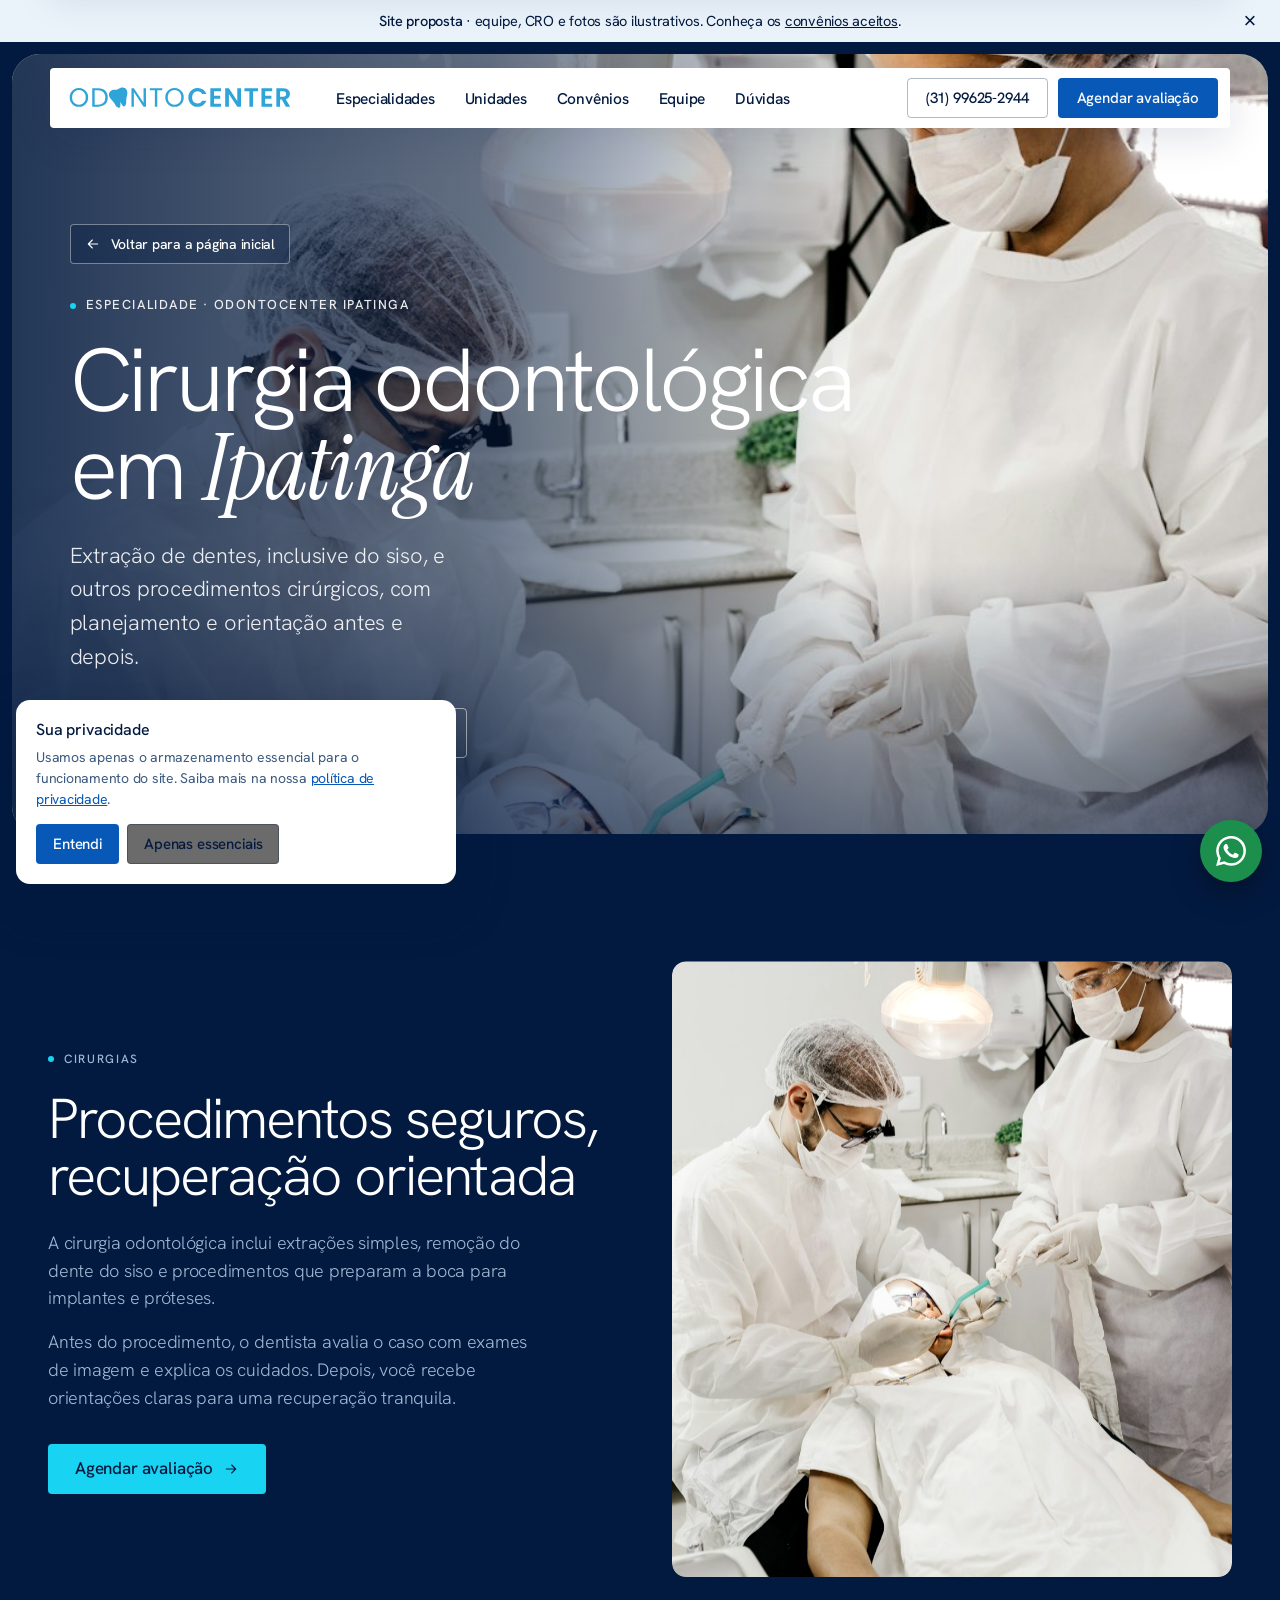
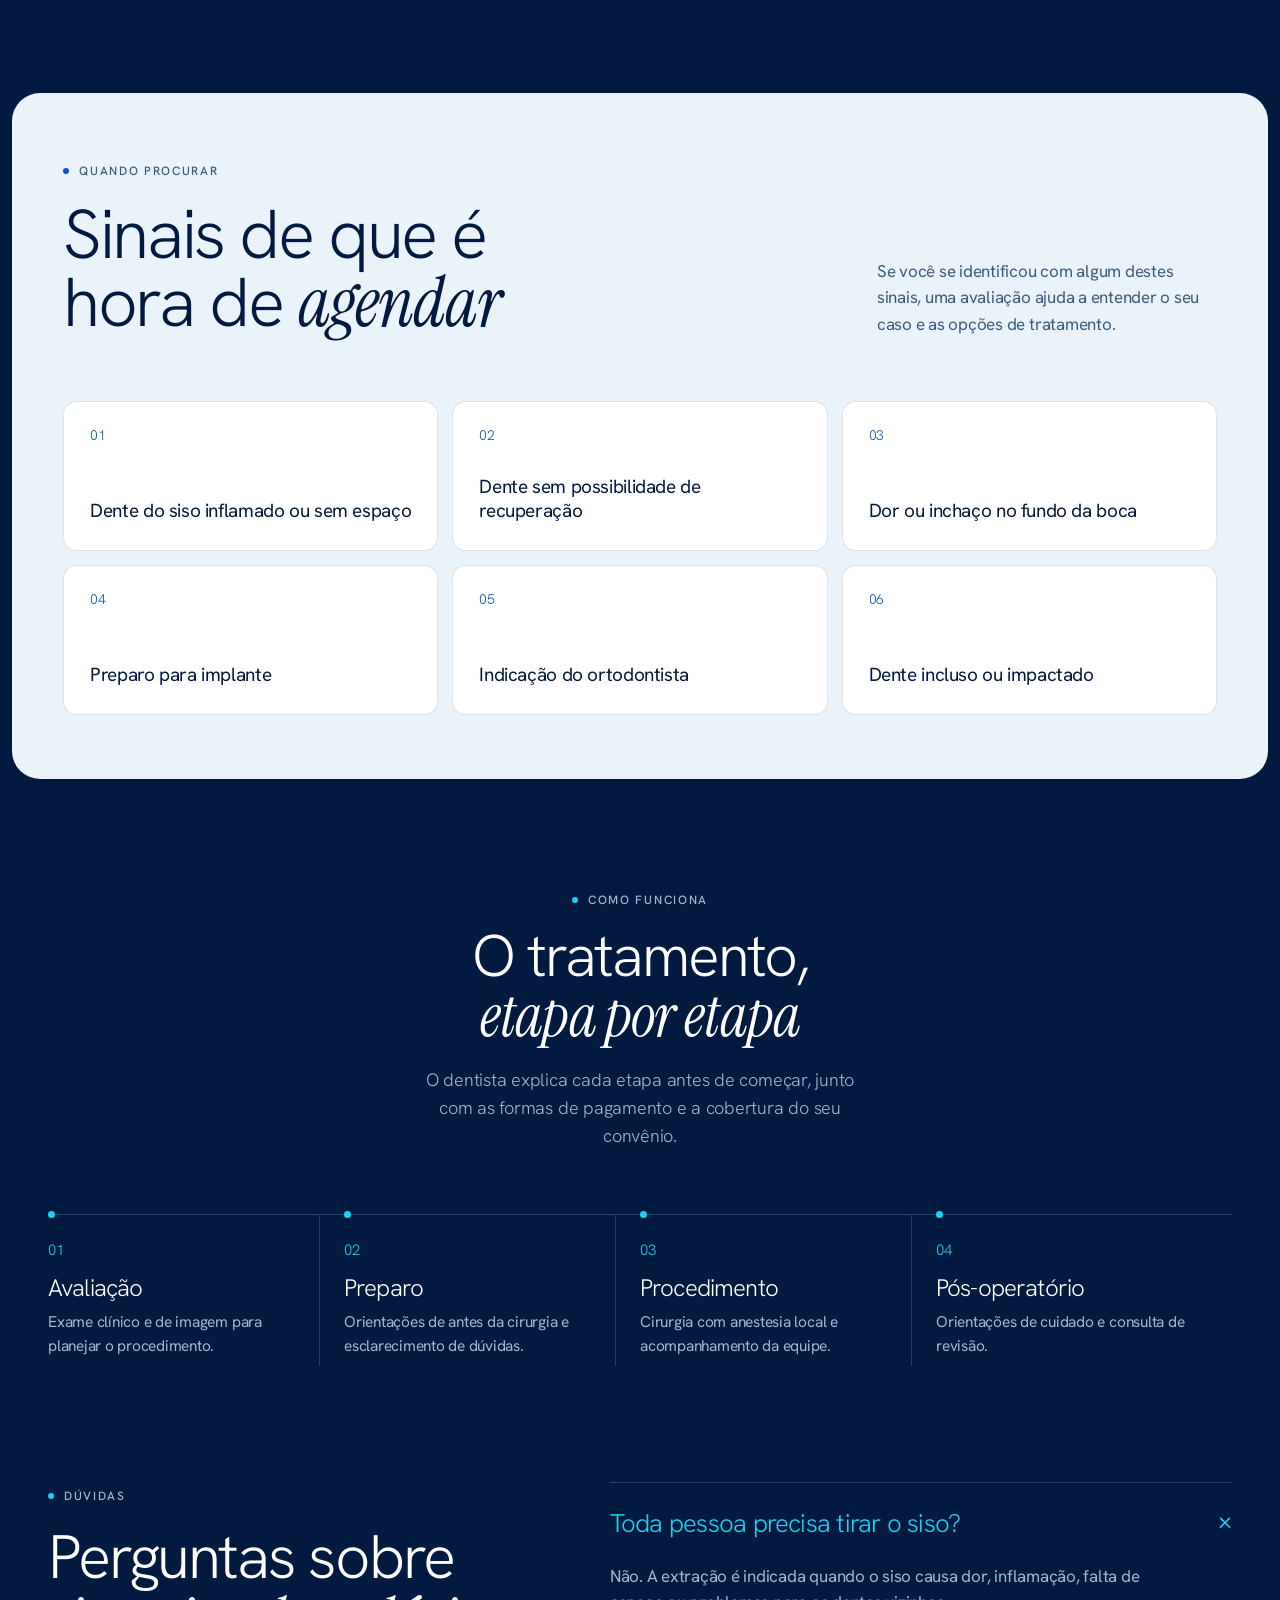
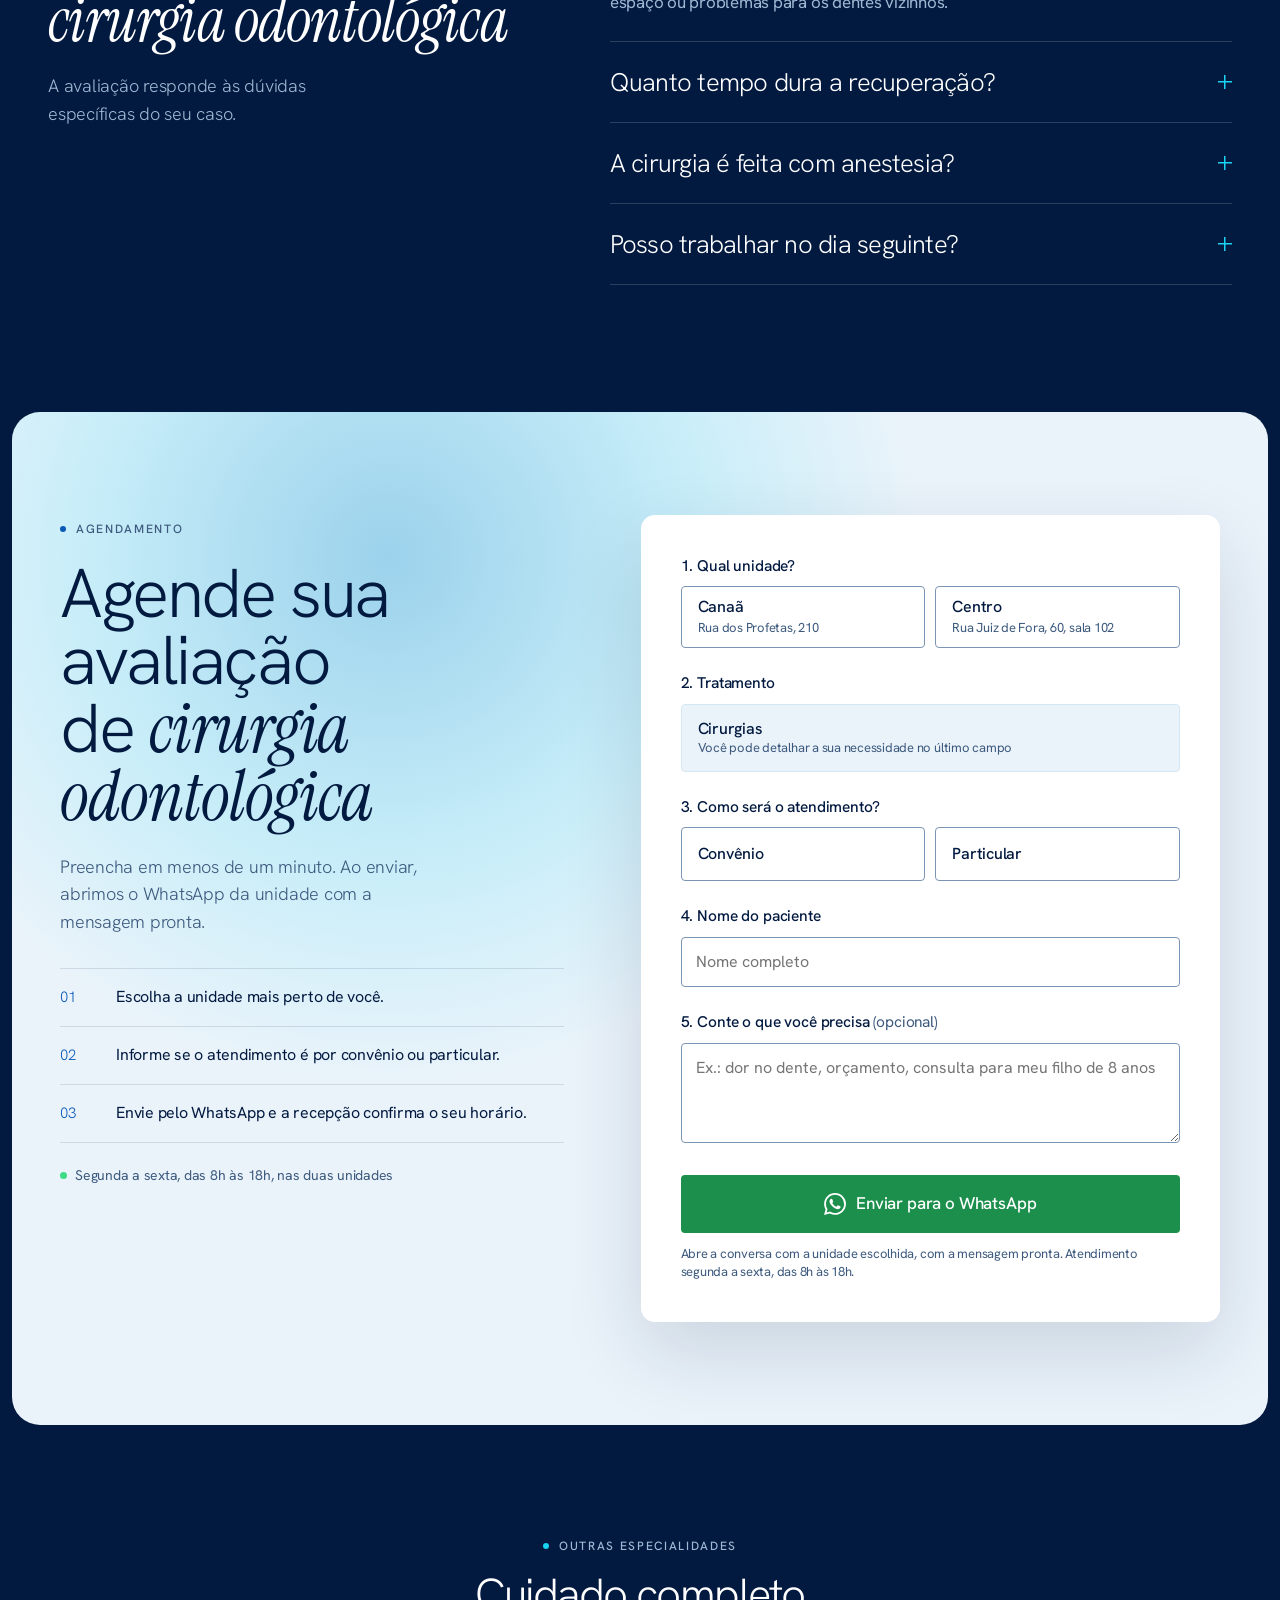
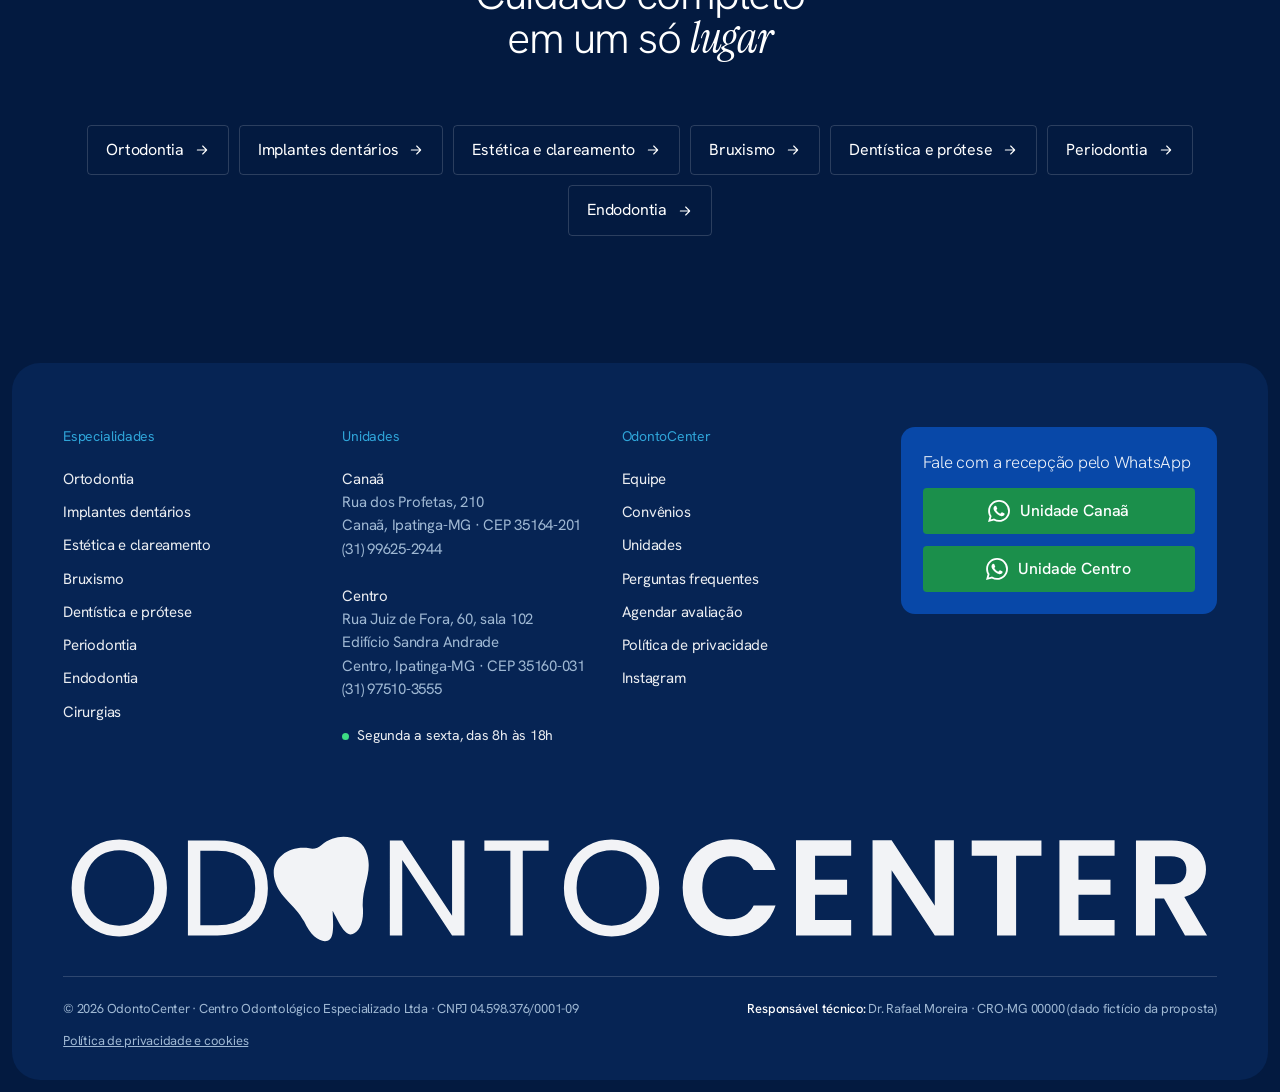
<file: site/especialidades/cirurgia-odontologica-ipatinga.html>
<!doctype html>
<html lang="pt-BR">
<head>
<meta charset="utf-8">
<meta name="viewport" content="width=device-width,initial-scale=1,viewport-fit=cover">
<title>Cirurgia odontológica em Ipatinga | OdontoCenter</title>
<meta name="description" content="Extração de dentes, inclusive do siso, e outros procedimentos cirúrgicos, com planejamento e orientação antes e depois. Unidades Canaã e Centro, segunda a sexta, das 8h às 18h. Agende pelo WhatsApp.">
<link rel="canonical" href="https://odontocenter-ipatinga.vercel.app/especialidades/cirurgia-odontologica-ipatinga">
<meta name="theme-color" content="#031A40">
<meta name="application-name" content="OdontoCenter">
<meta name="apple-mobile-web-app-title" content="OdontoCenter">
<meta name="format-detection" content="telephone=no">
<link rel="icon" href="../favicon.ico" sizes="48x48">
<link rel="icon" href="../favicon.svg" type="image/svg+xml">
<link rel="apple-touch-icon" href="../apple-touch-icon.png">
<link rel="mask-icon" href="../icons/safari-pinned-tab.svg" color="#0858B8">
<link rel="manifest" href="../site.webmanifest">
<meta property="og:type" content="website">
<meta property="og:site_name" content="OdontoCenter">
<meta property="og:locale" content="pt_BR">
<meta property="og:url" content="https://odontocenter-ipatinga.vercel.app/especialidades/cirurgia-odontologica-ipatinga">
<meta property="og:title" content="Cirurgia odontológica em Ipatinga | OdontoCenter">
<meta property="og:description" content="Extração de dentes, inclusive do siso, e outros procedimentos cirúrgicos, com planejamento e orientação antes e depois. Unidades Canaã e Centro, segunda a sexta, das 8h às 18h. Agende pelo WhatsApp.">
<meta property="og:image" content="https://odontocenter-ipatinga.vercel.app/og/og-cirurgia-odontologica-ipatinga.jpg">
<meta property="og:image:secure_url" content="https://odontocenter-ipatinga.vercel.app/og/og-cirurgia-odontologica-ipatinga.jpg">
<meta property="og:image:type" content="image/jpeg">
<meta property="og:image:width" content="1200">
<meta property="og:image:height" content="630">
<meta property="og:image:alt" content="Cirurgia odontológica em Ipatinga na OdontoCenter">
<meta name="twitter:card" content="summary_large_image">
<meta name="twitter:title" content="Cirurgia odontológica em Ipatinga | OdontoCenter">
<meta name="twitter:description" content="Extração de dentes, inclusive do siso, e outros procedimentos cirúrgicos, com planejamento e orientação antes e depois. Unidades Canaã e Centro, segunda a sexta, das 8h às 18h. Agende pelo WhatsApp.">
<meta name="twitter:image" content="https://odontocenter-ipatinga.vercel.app/og/og-cirurgia-odontologica-ipatinga.jpg">
<meta name="twitter:image:alt" content="Cirurgia odontológica em Ipatinga na OdontoCenter">
<link rel="stylesheet" href="https://fonts.googleapis.com/css2?family=Hanken+Grotesk:wght@300;400;500;600&family=Instrument+Serif:ital@0;1&display=swap">
<link rel="stylesheet" href="../assets/site.css">
<style>html,body{margin:0}:root{color-scheme:dark}</style>
</head>
<body>
<a class="skip" href="#conteudo">Ir para o conteúdo</a>
<div class="announce" id="announce"><span><b style="font-weight:500">Site proposta</b> · equipe, CRO e fotos são ilustrativos. Conheça os <a href="../index.html#convenios">convênios aceitos</a>.</span><button type="button" id="announce-x" aria-label="Fechar aviso">×</button></div>
<div class="navcard stick" id="stick" aria-hidden="true"><a href="../index.html" aria-label="OdontoCenter, página inicial"><svg class="logo" viewBox="-2 -8.38 846.94 90.74" role="img" aria-label="OdontoCenter"><path fill="currentColor" d="M4.3 34.9Q4.3 24.7 8.95 16.55Q13.6 8.4 21.6 3.85Q29.6 -0.7 39.3 -0.7Q49.1 -0.7 57.1 3.85Q65.1 8.4 69.7 16.5Q74.3 24.6 74.3 34.9Q74.3 45.2 69.7 53.3Q65.1 61.4 57.1 65.95Q49.1 70.5 39.3 70.5Q29.6 70.5 21.6 65.95Q13.6 61.4 8.95 53.25Q4.3 45.1 4.3 34.9ZM65 34.9Q65 26.5 61.65 20.25Q58.3 14 52.5 10.6Q46.7 7.2 39.3 7.2Q31.9 7.2 26.1 10.6Q20.3 14 16.95 20.25Q13.6 26.5 13.6 34.9Q13.6 43.2 16.95 49.5Q20.3 55.8 26.15 59.2Q32 62.6 39.3 62.6Q46.6 62.6 52.45 59.2Q58.3 55.8 61.65 49.5Q65 43.2 65 34.9Z M148.4 35.1Q148.4 45.8 143.95 53.65Q139.5 61.5 131.15 65.65Q122.8 69.8 111.4 69.8H89.7V0.1H111.4Q122.8 0.1 131.15 4.35Q139.5 8.6 143.95 16.5Q148.4 24.4 148.4 35.1ZM139.1 35.1Q139.1 22.1 131.95 14.8Q124.8 7.5 111.4 7.5H98.8V62.3H111.4Q124.9 62.3 132 55.15Q139.1 48 139.1 35.1Z M292.74 69.8H283.64L247.04 14.3V69.8H237.94V0H247.04L283.64 55.4V0H292.74Z M354.54 0.1V7.5H335.54V69.8H326.44V7.5H307.34V0.1Z M365.74 34.9Q365.74 24.7 370.39 16.55Q375.04 8.4 383.04 3.85Q391.04 -0.7 400.74 -0.7Q410.54 -0.7 418.54 3.85Q426.54 8.4 431.14 16.5Q435.74 24.6 435.74 34.9Q435.74 45.2 431.14 53.3Q426.54 61.4 418.54 65.95Q410.54 70.5 400.74 70.5Q391.04 70.5 383.04 65.95Q375.04 61.4 370.39 53.25Q365.74 45.1 365.74 34.9ZM426.44 34.9Q426.44 26.5 423.09 20.25Q419.74 14 413.94 10.6Q408.14 7.2 400.74 7.2Q393.34 7.2 387.54 10.6Q381.74 14 378.39 20.25Q375.04 26.5 375.04 34.9Q375.04 43.2 378.39 49.5Q381.74 55.8 387.59 59.2Q393.44 62.6 400.74 62.6Q408.04 62.6 413.89 59.2Q419.74 55.8 423.09 49.5Q426.44 43.2 426.44 34.9Z M488.34 -0.9Q500.04 -0.9 508.84 5.1Q517.64 11.1 521.14 21.7H505.04Q502.64 16.7 498.29 14.2Q493.94 11.7 488.24 11.7Q482.14 11.7 477.39 14.55Q472.64 17.4 469.99 22.6Q467.34 27.8 467.34 34.8Q467.34 41.7 469.99 46.95Q472.64 52.2 477.39 55.05Q482.14 57.9 488.24 57.9Q493.94 57.9 498.29 55.35Q502.64 52.8 505.04 47.8H521.14Q517.64 58.5 508.89 64.45Q500.14 70.4 488.34 70.4Q478.34 70.4 470.29 65.85Q462.24 61.3 457.59 53.2Q452.94 45.1 452.94 34.8Q452.94 24.5 457.59 16.35Q462.24 8.2 470.29 3.65Q478.34 -0.9 488.34 -0.9Z M550.14 11.3V28.8H573.64V39.9H550.14V58.4H576.64V69.8H536.14V-0.1H576.64V11.3Z M652.04 69.8H638.04L606.34 21.9V69.8H592.34V-0.1H606.34L638.04 47.9V-0.1H652.04Z M716.34 0V11.3H697.74V69.8H683.74V11.3H665.14V0Z M743.54 11.3V28.8H767.04V39.9H743.54V58.4H770.04V69.8H729.54V-0.1H770.04V11.3Z M821.74 69.8 806.34 42.6H799.74V69.8H785.74V0H811.94Q820.04 0 825.74 2.85Q831.44 5.7 834.29 10.55Q837.14 15.4 837.14 21.4Q837.14 28.3 833.14 33.85Q829.14 39.4 821.24 41.5L837.94 69.8ZM799.74 32.1H811.44Q817.14 32.1 819.94 29.35Q822.74 26.6 822.74 21.7Q822.74 16.9 819.94 14.25Q817.14 11.6 811.44 11.6H799.74Z M153.39,28.84 C 149.33,13.67 163.81,3.29 178.87,5.76 C 181.96,6.56 185.54,5.60 187.82,3.36 C 199.62,-6.30 217.35,-4.55 221.42,10.62 C 225.07,24.27 217.75,32.74 218.03,48.11 C 219.29,59.96 215.55,67.47 210.18,68.91 C 204.81,70.35 199.76,58.69 195.94,51.59 C 196.18,59.65 197.65,72.27 192.28,73.71 C 186.91,75.14 179.91,70.52 175.07,59.62 C 167.63,46.17 157.05,42.50 153.39,28.84Z"/></svg></a><nav aria-label="Principal"><a href="../index.html#especialidades">Especialidades</a><a href="../index.html#unidades">Unidades</a><a href="../index.html#convenios">Convênios</a><a href="../index.html#equipe">Equipe</a><a href="../index.html#duvidas">Dúvidas</a></nav><div class="end"><a class="tel btn btn-ob" href="tel:+5531996252944">(31) 99625-2944</a><a class="btn btn-b" href="#agendar">Agendar avaliação</a><button class="burger" type="button" aria-label="Abrir menu" aria-expanded="false" aria-controls="drawer"><span></span></button></div></div>
<div class="drawer" id="drawer" aria-hidden="true" role="dialog" aria-label="Menu"><button class="drawer-close" type="button" aria-label="Fechar menu">×</button><a class="dl" href="../index.html#especialidades">Especialidades<svg class="ar" viewBox="0 0 24 24" fill="none" stroke="currentColor" stroke-width="1.6" stroke-linecap="round" stroke-linejoin="round" aria-hidden="true"><path d="M5 12h14M13 6l6 6-6 6"/></svg></a><a class="dl" href="../index.html#unidades">Unidades<svg class="ar" viewBox="0 0 24 24" fill="none" stroke="currentColor" stroke-width="1.6" stroke-linecap="round" stroke-linejoin="round" aria-hidden="true"><path d="M5 12h14M13 6l6 6-6 6"/></svg></a><a class="dl" href="../index.html#convenios">Convênios<svg class="ar" viewBox="0 0 24 24" fill="none" stroke="currentColor" stroke-width="1.6" stroke-linecap="round" stroke-linejoin="round" aria-hidden="true"><path d="M5 12h14M13 6l6 6-6 6"/></svg></a><a class="dl" href="../index.html#equipe">Equipe<svg class="ar" viewBox="0 0 24 24" fill="none" stroke="currentColor" stroke-width="1.6" stroke-linecap="round" stroke-linejoin="round" aria-hidden="true"><path d="M5 12h14M13 6l6 6-6 6"/></svg></a><a class="dl" href="../index.html#duvidas">Dúvidas<svg class="ar" viewBox="0 0 24 24" fill="none" stroke="currentColor" stroke-width="1.6" stroke-linecap="round" stroke-linejoin="round" aria-hidden="true"><path d="M5 12h14M13 6l6 6-6 6"/></svg></a><a class="dl" href="#agendar">Agendar avaliação<svg class="ar" viewBox="0 0 24 24" fill="none" stroke="currentColor" stroke-width="1.6" stroke-linecap="round" stroke-linejoin="round" aria-hidden="true"><path d="M5 12h14M13 6l6 6-6 6"/></svg></a><div class="dsub"><a href="../especialidades/ortodontia-ipatinga.html">Ortodontia</a><a href="../especialidades/implante-dentario-ipatinga.html">Implantes dentários</a><a href="../especialidades/clareamento-estetica-dental-ipatinga.html">Estética e clareamento</a><a href="../especialidades/bruxismo-ipatinga.html">Bruxismo</a><a href="../especialidades/dentistica-protese-ipatinga.html">Dentística e prótese</a><a href="../especialidades/periodontia-tratamento-gengiva-ipatinga.html">Periodontia</a><a href="../especialidades/tratamento-de-canal-endodontia-ipatinga.html">Endodontia</a><a href="../especialidades/cirurgia-odontologica-ipatinga.html">Cirurgias</a></div><div class="dbot"><a class="btn btn-wa" data-wa="canaa" href="#"><svg class="wa" width="22" height="22" viewBox="0 0 24 24" fill="currentColor" aria-hidden="true"><path d="M17.472 14.382c-.297-.149-1.758-.867-2.03-.967-.273-.099-.471-.148-.67.15-.197.297-.767.966-.94 1.164-.173.199-.347.223-.644.075-.297-.15-1.255-.463-2.39-1.475-.883-.788-1.48-1.761-1.653-2.059-.173-.297-.018-.458.13-.606.134-.133.298-.347.446-.52.149-.174.198-.298.298-.497.099-.198.05-.371-.025-.52-.075-.149-.669-1.612-.916-2.207-.242-.579-.487-.5-.669-.51-.173-.008-.371-.01-.57-.01-.198 0-.52.074-.792.372-.272.297-1.04 1.016-1.04 2.479 0 1.462 1.065 2.875 1.213 3.074.149.198 2.096 3.2 5.077 4.487.709.306 1.262.489 1.694.625.712.227 1.36.195 1.871.118.571-.085 1.758-.719 2.006-1.413.248-.694.248-1.289.173-1.413-.074-.124-.272-.198-.57-.347m-5.421 7.403h-.004a9.87 9.87 0 01-5.031-1.378l-.361-.214-3.741.982.998-3.648-.235-.374a9.86 9.86 0 01-1.51-5.26c.001-5.45 4.436-9.884 9.888-9.884 2.64 0 5.122 1.03 6.988 2.898a9.825 9.825 0 012.893 6.994c-.003 5.45-4.437 9.884-9.885 9.884m8.413-18.297A11.815 11.815 0 0012.05 0C5.495 0 .16 5.335.157 11.892c0 2.096.547 4.142 1.588 5.945L.057 24l6.305-1.654a11.882 11.882 0 005.683 1.448h.005c6.554 0 11.89-5.335 11.893-11.893a11.821 11.821 0 00-3.48-8.413Z"/></svg> WhatsApp Canaã</a><a class="btn btn-wa" data-wa="centro" href="#"><svg class="wa" width="22" height="22" viewBox="0 0 24 24" fill="currentColor" aria-hidden="true"><path d="M17.472 14.382c-.297-.149-1.758-.867-2.03-.967-.273-.099-.471-.148-.67.15-.197.297-.767.966-.94 1.164-.173.199-.347.223-.644.075-.297-.15-1.255-.463-2.39-1.475-.883-.788-1.48-1.761-1.653-2.059-.173-.297-.018-.458.13-.606.134-.133.298-.347.446-.52.149-.174.198-.298.298-.497.099-.198.05-.371-.025-.52-.075-.149-.669-1.612-.916-2.207-.242-.579-.487-.5-.669-.51-.173-.008-.371-.01-.57-.01-.198 0-.52.074-.792.372-.272.297-1.04 1.016-1.04 2.479 0 1.462 1.065 2.875 1.213 3.074.149.198 2.096 3.2 5.077 4.487.709.306 1.262.489 1.694.625.712.227 1.36.195 1.871.118.571-.085 1.758-.719 2.006-1.413.248-.694.248-1.289.173-1.413-.074-.124-.272-.198-.57-.347m-5.421 7.403h-.004a9.87 9.87 0 01-5.031-1.378l-.361-.214-3.741.982.998-3.648-.235-.374a9.86 9.86 0 01-1.51-5.26c.001-5.45 4.436-9.884 9.888-9.884 2.64 0 5.122 1.03 6.988 2.898a9.825 9.825 0 012.893 6.994c-.003 5.45-4.437 9.884-9.885 9.884m8.413-18.297A11.815 11.815 0 0012.05 0C5.495 0 .16 5.335.157 11.892c0 2.096.547 4.142 1.588 5.945L.057 24l6.305-1.654a11.882 11.882 0 005.683 1.448h.005c6.554 0 11.89-5.335 11.893-11.893a11.821 11.821 0 00-3.48-8.413Z"/></svg> WhatsApp Centro</a><span class="hours">Segunda a sexta, das 8h às 18h</span></div></div>
<main id="conteudo">
<header class="hero sub-hero" id="topo">
  <div class="hero-bg"><img class="photo-grade" src="../img/cirurgia.jpg" alt="" fetchpriority="high"></div>
  <div class="navcard"><a href="../index.html" aria-label="OdontoCenter, página inicial"><svg class="logo" viewBox="-2 -8.38 846.94 90.74" role="img" aria-label="OdontoCenter"><path fill="currentColor" d="M4.3 34.9Q4.3 24.7 8.95 16.55Q13.6 8.4 21.6 3.85Q29.6 -0.7 39.3 -0.7Q49.1 -0.7 57.1 3.85Q65.1 8.4 69.7 16.5Q74.3 24.6 74.3 34.9Q74.3 45.2 69.7 53.3Q65.1 61.4 57.1 65.95Q49.1 70.5 39.3 70.5Q29.6 70.5 21.6 65.95Q13.6 61.4 8.95 53.25Q4.3 45.1 4.3 34.9ZM65 34.9Q65 26.5 61.65 20.25Q58.3 14 52.5 10.6Q46.7 7.2 39.3 7.2Q31.9 7.2 26.1 10.6Q20.3 14 16.95 20.25Q13.6 26.5 13.6 34.9Q13.6 43.2 16.95 49.5Q20.3 55.8 26.15 59.2Q32 62.6 39.3 62.6Q46.6 62.6 52.45 59.2Q58.3 55.8 61.65 49.5Q65 43.2 65 34.9Z M148.4 35.1Q148.4 45.8 143.95 53.65Q139.5 61.5 131.15 65.65Q122.8 69.8 111.4 69.8H89.7V0.1H111.4Q122.8 0.1 131.15 4.35Q139.5 8.6 143.95 16.5Q148.4 24.4 148.4 35.1ZM139.1 35.1Q139.1 22.1 131.95 14.8Q124.8 7.5 111.4 7.5H98.8V62.3H111.4Q124.9 62.3 132 55.15Q139.1 48 139.1 35.1Z M292.74 69.8H283.64L247.04 14.3V69.8H237.94V0H247.04L283.64 55.4V0H292.74Z M354.54 0.1V7.5H335.54V69.8H326.44V7.5H307.34V0.1Z M365.74 34.9Q365.74 24.7 370.39 16.55Q375.04 8.4 383.04 3.85Q391.04 -0.7 400.74 -0.7Q410.54 -0.7 418.54 3.85Q426.54 8.4 431.14 16.5Q435.74 24.6 435.74 34.9Q435.74 45.2 431.14 53.3Q426.54 61.4 418.54 65.95Q410.54 70.5 400.74 70.5Q391.04 70.5 383.04 65.95Q375.04 61.4 370.39 53.25Q365.74 45.1 365.74 34.9ZM426.44 34.9Q426.44 26.5 423.09 20.25Q419.74 14 413.94 10.6Q408.14 7.2 400.74 7.2Q393.34 7.2 387.54 10.6Q381.74 14 378.39 20.25Q375.04 26.5 375.04 34.9Q375.04 43.2 378.39 49.5Q381.74 55.8 387.59 59.2Q393.44 62.6 400.74 62.6Q408.04 62.6 413.89 59.2Q419.74 55.8 423.09 49.5Q426.44 43.2 426.44 34.9Z M488.34 -0.9Q500.04 -0.9 508.84 5.1Q517.64 11.1 521.14 21.7H505.04Q502.64 16.7 498.29 14.2Q493.94 11.7 488.24 11.7Q482.14 11.7 477.39 14.55Q472.64 17.4 469.99 22.6Q467.34 27.8 467.34 34.8Q467.34 41.7 469.99 46.95Q472.64 52.2 477.39 55.05Q482.14 57.9 488.24 57.9Q493.94 57.9 498.29 55.35Q502.64 52.8 505.04 47.8H521.14Q517.64 58.5 508.89 64.45Q500.14 70.4 488.34 70.4Q478.34 70.4 470.29 65.85Q462.24 61.3 457.59 53.2Q452.94 45.1 452.94 34.8Q452.94 24.5 457.59 16.35Q462.24 8.2 470.29 3.65Q478.34 -0.9 488.34 -0.9Z M550.14 11.3V28.8H573.64V39.9H550.14V58.4H576.64V69.8H536.14V-0.1H576.64V11.3Z M652.04 69.8H638.04L606.34 21.9V69.8H592.34V-0.1H606.34L638.04 47.9V-0.1H652.04Z M716.34 0V11.3H697.74V69.8H683.74V11.3H665.14V0Z M743.54 11.3V28.8H767.04V39.9H743.54V58.4H770.04V69.8H729.54V-0.1H770.04V11.3Z M821.74 69.8 806.34 42.6H799.74V69.8H785.74V0H811.94Q820.04 0 825.74 2.85Q831.44 5.7 834.29 10.55Q837.14 15.4 837.14 21.4Q837.14 28.3 833.14 33.85Q829.14 39.4 821.24 41.5L837.94 69.8ZM799.74 32.1H811.44Q817.14 32.1 819.94 29.35Q822.74 26.6 822.74 21.7Q822.74 16.9 819.94 14.25Q817.14 11.6 811.44 11.6H799.74Z M153.39,28.84 C 149.33,13.67 163.81,3.29 178.87,5.76 C 181.96,6.56 185.54,5.60 187.82,3.36 C 199.62,-6.30 217.35,-4.55 221.42,10.62 C 225.07,24.27 217.75,32.74 218.03,48.11 C 219.29,59.96 215.55,67.47 210.18,68.91 C 204.81,70.35 199.76,58.69 195.94,51.59 C 196.18,59.65 197.65,72.27 192.28,73.71 C 186.91,75.14 179.91,70.52 175.07,59.62 C 167.63,46.17 157.05,42.50 153.39,28.84Z"/></svg></a><nav aria-label="Principal"><a href="../index.html#especialidades">Especialidades</a><a href="../index.html#unidades">Unidades</a><a href="../index.html#convenios">Convênios</a><a href="../index.html#equipe">Equipe</a><a href="../index.html#duvidas">Dúvidas</a></nav><div class="end"><a class="tel btn btn-ob" href="tel:+5531996252944">(31) 99625-2944</a><a class="btn btn-b" href="#agendar">Agendar avaliação</a><button class="burger" type="button" aria-label="Abrir menu" aria-expanded="false" aria-controls="drawer"><span></span></button></div></div>
  <div class="hero-copy">
    <a class="back rv" href="../index.html"><svg class="ar" viewBox="0 0 24 24" fill="none" stroke="currentColor" stroke-width="1.6" stroke-linecap="round" stroke-linejoin="round" aria-hidden="true"><path d="M5 12h14M13 6l6 6-6 6"/></svg> Voltar para a página inicial</a>
    <p class="hero-eyebrow rv" style="--d:.05s">Especialidade · OdontoCenter Ipatinga</p>
    <h1><span class="ln"><span style="--d:.15s">Cirurgia odontológica</span></span><span class="ln"><span style="--d:.27s">em <span class="it">Ipatinga</span></span></span></h1>
    <p class="sub rv" style="--d:.45s">Extração de dentes, inclusive do siso, e outros procedimentos cirúrgicos, com planejamento e orientação antes e depois.</p>
    <div class="row rv" style="--d:.58s"><a class="btn btn-e" href="#agendar">Agendar avaliação <svg class="ar" viewBox="0 0 24 24" fill="none" stroke="currentColor" stroke-width="1.6" stroke-linecap="round" stroke-linejoin="round" aria-hidden="true"><path d="M5 12h14M13 6l6 6-6 6"/></svg></a><a class="btn btn-o" href="#como-funciona">Como funciona</a></div>
  </div>
</header>

<section class="sec" aria-labelledby="h-about"><div class="wrap"><div class="about">
  <div><span class="eyebrow rv">Cirurgias</span><h2 class="rv" id="h-about" style="--d:.08s">Procedimentos seguros, recuperação orientada</h2><p class="rv" style="--d:.16s">A cirurgia odontológica inclui extrações simples, remoção do dente do siso e procedimentos que preparam a boca para implantes e próteses.</p><p class="rv" style="--d:.16s">Antes do procedimento, o dentista avalia o caso com exames de imagem e explica os cuidados. Depois, você recebe orientações claras para uma recuperação tranquila.</p>
    <div class="row rv" style="margin-top:32px;--d:.22s"><a class="btn btn-e" href="#agendar">Agendar avaliação <svg class="ar" viewBox="0 0 24 24" fill="none" stroke="currentColor" stroke-width="1.6" stroke-linecap="round" stroke-linejoin="round" aria-hidden="true"><path d="M5 12h14M13 6l6 6-6 6"/></svg></a></div></div>
  <div class="ph rv-img"><img class="photo-grade" data-par src="../img/cirurgia.jpg" alt="" loading="lazy"></div>
</div></div></section>

<section class="panel light" aria-labelledby="h-signs">
  <div class="panel-head"><div><span class="eyebrow rv">Quando procurar</span><h2 class="rv" id="h-signs" style="--d:.08s;margin-top:20px">Sinais de que é hora de <span class="it">agendar</span></h2></div><p class="intro rv" style="--d:.16s">Se você se identificou com algum destes sinais, uma avaliação ajuda a entender o seu caso e as opções de tratamento.</p></div>
  <div class="signs"><div class="sign rv" style="--d:0.00s"><i>01</i><p>Dente do siso inflamado ou sem espaço</p></div><div class="sign rv" style="--d:0.05s"><i>02</i><p>Dente sem possibilidade de recuperação</p></div><div class="sign rv" style="--d:0.10s"><i>03</i><p>Dor ou inchaço no fundo da boca</p></div><div class="sign rv" style="--d:0.15s"><i>04</i><p>Preparo para implante</p></div><div class="sign rv" style="--d:0.20s"><i>05</i><p>Indicação do ortodontista</p></div><div class="sign rv" style="--d:0.25s"><i>06</i><p>Dente incluso ou impactado</p></div></div>
</section>

<section class="sec" id="como-funciona" aria-labelledby="h-steps"><div class="wrap">
  <div class="sec-head"><span class="eyebrow rv">Como funciona</span><h2 class="rv" id="h-steps" style="--d:.08s">O tratamento, <span class="it">etapa por etapa</span></h2><p class="rv" style="--d:.16s">O dentista explica cada etapa antes de começar, junto com as formas de pagamento e a cobertura do seu convênio.</p></div>
  <ol class="journey journey-wrap" style="--n:4"><li class="rv" style="--d:0.00s"><b>01</b><h3>Avaliação</h3><p>Exame clínico e de imagem para planejar o procedimento.</p></li><li class="rv" style="--d:0.08s"><b>02</b><h3>Preparo</h3><p>Orientações de antes da cirurgia e esclarecimento de dúvidas.</p></li><li class="rv" style="--d:0.16s"><b>03</b><h3>Procedimento</h3><p>Cirurgia com anestesia local e acompanhamento da equipe.</p></li><li class="rv" style="--d:0.24s"><b>04</b><h3>Pós-operatório</h3><p>Orientações de cuidado e consulta de revisão.</p></li></ol>
</div></section>

<section class="sec" style="padding-top:0" aria-labelledby="h-fq"><div class="wrap"><div class="faqs">
  <div><span class="eyebrow rv">Dúvidas</span><h2 class="rv" id="h-fq" style="--d:.08s">Perguntas sobre <span class="it">cirurgia odontológica</span></h2><p class="intro rv" style="--d:.16s">A avaliação responde às dúvidas específicas do seu caso.</p></div>
  <div class="rv" style="--d:.1s"><details open><summary>Toda pessoa precisa tirar o siso?</summary><p>Não. A extração é indicada quando o siso causa dor, inflamação, falta de espaço ou problemas para os dentes vizinhos.</p></details><details><summary>Quanto tempo dura a recuperação?</summary><p>Em geral, alguns dias. Seguir as orientações do pós-operatório ajuda a recuperação.</p></details><details><summary>A cirurgia é feita com anestesia?</summary><p>Sim, com anestesia local.</p></details><details><summary>Posso trabalhar no dia seguinte?</summary><p>Depende do procedimento. O dentista orienta sobre repouso para o seu caso.</p></details></div>
</div></div></section>

<section class="cta light" id="agendar" aria-labelledby="h-ag"><div class="wrap"><div class="cta-grid">
  <div>
    <span class="eyebrow rv">Agendamento</span>
    <h2 class="rv" id="h-ag" style="--d:.08s">Agende sua avaliação de <span class="it">cirurgia odontológica</span></h2>
    <p class="intro rv" style="--d:.16s">Preencha em menos de um minuto. Ao enviar, abrimos o WhatsApp da unidade com a mensagem pronta.</p>
    <ol class="steps rv" style="--d:.22s"><li><span>01</span>Escolha a unidade mais perto de você.</li><li><span>02</span>Informe se o atendimento é por convênio ou particular.</li><li><span>03</span>Envie pelo WhatsApp e a recepção confirma o seu horário.</li></ol>
    <p class="hours rv" style="--d:.28s;margin-top:22px">Segunda a sexta, das 8h às 18h, nas duas unidades</p>
  </div>
  <form class="card rv" style="--d:.12s" id="form-agenda" novalidate>
    <fieldset id="f-unit"><legend>1. Qual unidade?</legend><div class="choices units"><label><input type="radio" name="unidade" value="canaa"><span class="c">Canaã<small>Rua dos Profetas, 210</small></span></label><label><input type="radio" name="unidade" value="centro"><span class="c">Centro<small>Rua Juiz de Fora, 60, sala 102</small></span></label></div><p class="err">Escolha uma unidade.</p></fieldset>
    <div id="f-serv"><span class="lb">2. Tratamento</span><div class="svc-chip"><span>Cirurgias<small>Você pode detalhar a sua necessidade no último campo</small></span></div><input type="hidden" id="servico" value="Cirurgias"></div>
    <fieldset id="f-tipo"><legend>3. Como será o atendimento?</legend>
      <div class="choices"><label><input type="radio" name="tipo" value="Convênio"><span class="c">Convênio</span></label><label><input type="radio" name="tipo" value="Particular"><span class="c">Particular</span></label></div><p class="err">Informe se é convênio ou particular.</p>
      <div class="conv" id="conv-box" hidden style="margin-top:14px"><label class="lb" for="convenio">Qual convênio?</label><select id="convenio" name="convenio"><option value="">Selecione</option><option value="LumarMetals">LumarMetals</option><option value="AAPI">AAPI</option><option value="Novo Oriente (plano de assistência familiar)">Novo Oriente (plano de assistência familiar)</option><option value="Cenibra">Cenibra</option><option value="Correios – Postal Saúde">Correios – Postal Saúde</option><option value="COPASS Saúde">COPASS Saúde</option><option value="Rede UNNA: Bradesco">Rede UNNA: Bradesco</option><option value="Rede UNNA: Unimed">Rede UNNA: Unimed</option><option value="Rede UNNA: Riachuelo (RCHLO)">Rede UNNA: Riachuelo (RCHLO)</option><option value="Rede UNNA: OdontoPrev">Rede UNNA: OdontoPrev</option><option value="Brasil Dental">Brasil Dental</option><option value="Rede Dental">Rede Dental</option><option value="Prívian">Prívian</option><option value="Odontoserv">Odontoserv</option><option value="SEPAO">SEPAO</option><option value="Prontodente">Prontodente</option><option value="IBI">IBI</option><option value="DM Odonto">DM Odonto</option><option value="Outro convênio">Outro convênio</option></select><p class="err">Escolha o convênio.</p></div></fieldset>
    <div id="f-nome"><label class="lb" for="nome">4. Nome do paciente</label><input type="text" id="nome" name="nome" autocomplete="name" required placeholder="Nome completo"><p class="err">Informe o nome do paciente.</p></div>
    <div><label class="lb" for="desc">5. Conte o que você precisa <span class="opt">(opcional)</span></label><textarea id="desc" name="desc" placeholder="Ex.: dor no dente, orçamento, consulta para meu filho de 8 anos"></textarea></div>
    <div class="submit"><a class="btn btn-wa" id="send" href="#agendar" target="_blank" rel="noopener" role="button"><svg class="wa" width="22" height="22" viewBox="0 0 24 24" fill="currentColor" aria-hidden="true"><path d="M17.472 14.382c-.297-.149-1.758-.867-2.03-.967-.273-.099-.471-.148-.67.15-.197.297-.767.966-.94 1.164-.173.199-.347.223-.644.075-.297-.15-1.255-.463-2.39-1.475-.883-.788-1.48-1.761-1.653-2.059-.173-.297-.018-.458.13-.606.134-.133.298-.347.446-.52.149-.174.198-.298.298-.497.099-.198.05-.371-.025-.52-.075-.149-.669-1.612-.916-2.207-.242-.579-.487-.5-.669-.51-.173-.008-.371-.01-.57-.01-.198 0-.52.074-.792.372-.272.297-1.04 1.016-1.04 2.479 0 1.462 1.065 2.875 1.213 3.074.149.198 2.096 3.2 5.077 4.487.709.306 1.262.489 1.694.625.712.227 1.36.195 1.871.118.571-.085 1.758-.719 2.006-1.413.248-.694.248-1.289.173-1.413-.074-.124-.272-.198-.57-.347m-5.421 7.403h-.004a9.87 9.87 0 01-5.031-1.378l-.361-.214-3.741.982.998-3.648-.235-.374a9.86 9.86 0 01-1.51-5.26c.001-5.45 4.436-9.884 9.888-9.884 2.64 0 5.122 1.03 6.988 2.898a9.825 9.825 0 012.893 6.994c-.003 5.45-4.437 9.884-9.885 9.884m8.413-18.297A11.815 11.815 0 0012.05 0C5.495 0 .16 5.335.157 11.892c0 2.096.547 4.142 1.588 5.945L.057 24l6.305-1.654a11.882 11.882 0 005.683 1.448h.005c6.554 0 11.89-5.335 11.893-11.893a11.821 11.821 0 00-3.48-8.413Z"/></svg> Enviar para o WhatsApp</a><p>Abre a conversa com a unidade escolhida, com a mensagem pronta. Atendimento segunda a sexta, das 8h às 18h.</p></div>
  </form>
</div></div></section>

<section class="sec" aria-labelledby="h-oth"><div class="wrap">
  <div class="sec-head"><span class="eyebrow rv">Outras especialidades</span><h2 class="rv" id="h-oth" style="--d:.08s;font-size:clamp(30px,3.4vw,48px)">Cuidado completo em um só <span class="it">lugar</span></h2></div>
  <div class="others rv"><a href="ortodontia-ipatinga.html">Ortodontia <svg class="ar" viewBox="0 0 24 24" fill="none" stroke="currentColor" stroke-width="1.6" stroke-linecap="round" stroke-linejoin="round" aria-hidden="true"><path d="M5 12h14M13 6l6 6-6 6"/></svg></a><a href="implante-dentario-ipatinga.html">Implantes dentários <svg class="ar" viewBox="0 0 24 24" fill="none" stroke="currentColor" stroke-width="1.6" stroke-linecap="round" stroke-linejoin="round" aria-hidden="true"><path d="M5 12h14M13 6l6 6-6 6"/></svg></a><a href="clareamento-estetica-dental-ipatinga.html">Estética e clareamento <svg class="ar" viewBox="0 0 24 24" fill="none" stroke="currentColor" stroke-width="1.6" stroke-linecap="round" stroke-linejoin="round" aria-hidden="true"><path d="M5 12h14M13 6l6 6-6 6"/></svg></a><a href="bruxismo-ipatinga.html">Bruxismo <svg class="ar" viewBox="0 0 24 24" fill="none" stroke="currentColor" stroke-width="1.6" stroke-linecap="round" stroke-linejoin="round" aria-hidden="true"><path d="M5 12h14M13 6l6 6-6 6"/></svg></a><a href="dentistica-protese-ipatinga.html">Dentística e prótese <svg class="ar" viewBox="0 0 24 24" fill="none" stroke="currentColor" stroke-width="1.6" stroke-linecap="round" stroke-linejoin="round" aria-hidden="true"><path d="M5 12h14M13 6l6 6-6 6"/></svg></a><a href="periodontia-tratamento-gengiva-ipatinga.html">Periodontia <svg class="ar" viewBox="0 0 24 24" fill="none" stroke="currentColor" stroke-width="1.6" stroke-linecap="round" stroke-linejoin="round" aria-hidden="true"><path d="M5 12h14M13 6l6 6-6 6"/></svg></a><a href="tratamento-de-canal-endodontia-ipatinga.html">Endodontia <svg class="ar" viewBox="0 0 24 24" fill="none" stroke="currentColor" stroke-width="1.6" stroke-linecap="round" stroke-linejoin="round" aria-hidden="true"><path d="M5 12h14M13 6l6 6-6 6"/></svg></a></div>
</div></section>
</main>
<footer>
  <div class="fcols">
    <div><h4>Especialidades</h4><a href="../especialidades/ortodontia-ipatinga.html">Ortodontia</a><a href="../especialidades/implante-dentario-ipatinga.html">Implantes dentários</a><a href="../especialidades/clareamento-estetica-dental-ipatinga.html">Estética e clareamento</a><a href="../especialidades/bruxismo-ipatinga.html">Bruxismo</a><a href="../especialidades/dentistica-protese-ipatinga.html">Dentística e prótese</a><a href="../especialidades/periodontia-tratamento-gengiva-ipatinga.html">Periodontia</a><a href="../especialidades/tratamento-de-canal-endodontia-ipatinga.html">Endodontia</a><a href="../especialidades/cirurgia-odontologica-ipatinga.html">Cirurgias</a></div>
    <div><h4>Unidades</h4><p style="margin-top:0px">Canaã<br><span style="color:var(--dull)">Rua dos Profetas, 210<br>Canaã, Ipatinga-MG · CEP 35164-201<br>(31) 99625-2944</span></p><p style="margin-top:14px">Centro<br><span style="color:var(--dull)">Rua Juiz de Fora, 60, sala 102<br>Edifício Sandra Andrade<br>Centro, Ipatinga-MG · CEP 35160-031<br>(31) 97510-3555</span></p><p class="hours" style="margin-top:14px">Segunda a sexta, das 8h às 18h</p></div>
    <div><h4>OdontoCenter</h4><a href="../index.html#equipe">Equipe</a><a href="../index.html#convenios">Convênios</a><a href="../index.html#unidades">Unidades</a><a href="../index.html#duvidas">Perguntas frequentes</a><a href="#agendar">Agendar avaliação</a><a href="../politica-de-privacidade.html">Política de privacidade</a><a href="https://www.instagram.com/odontocenter.ipa/" target="_blank" rel="noopener">Instagram</a></div>
    <div class="fcard"><p>Fale com a recepção pelo WhatsApp</p><a class="btn btn-wa" data-wa="canaa" href="#"><svg class="wa" width="22" height="22" viewBox="0 0 24 24" fill="currentColor" aria-hidden="true"><path d="M17.472 14.382c-.297-.149-1.758-.867-2.03-.967-.273-.099-.471-.148-.67.15-.197.297-.767.966-.94 1.164-.173.199-.347.223-.644.075-.297-.15-1.255-.463-2.39-1.475-.883-.788-1.48-1.761-1.653-2.059-.173-.297-.018-.458.13-.606.134-.133.298-.347.446-.52.149-.174.198-.298.298-.497.099-.198.05-.371-.025-.52-.075-.149-.669-1.612-.916-2.207-.242-.579-.487-.5-.669-.51-.173-.008-.371-.01-.57-.01-.198 0-.52.074-.792.372-.272.297-1.04 1.016-1.04 2.479 0 1.462 1.065 2.875 1.213 3.074.149.198 2.096 3.2 5.077 4.487.709.306 1.262.489 1.694.625.712.227 1.36.195 1.871.118.571-.085 1.758-.719 2.006-1.413.248-.694.248-1.289.173-1.413-.074-.124-.272-.198-.57-.347m-5.421 7.403h-.004a9.87 9.87 0 01-5.031-1.378l-.361-.214-3.741.982.998-3.648-.235-.374a9.86 9.86 0 01-1.51-5.26c.001-5.45 4.436-9.884 9.888-9.884 2.64 0 5.122 1.03 6.988 2.898a9.825 9.825 0 012.893 6.994c-.003 5.45-4.437 9.884-9.885 9.884m8.413-18.297A11.815 11.815 0 0012.05 0C5.495 0 .16 5.335.157 11.892c0 2.096.547 4.142 1.588 5.945L.057 24l6.305-1.654a11.882 11.882 0 005.683 1.448h.005c6.554 0 11.89-5.335 11.893-11.893a11.821 11.821 0 00-3.48-8.413Z"/></svg> Unidade Canaã</a><a class="btn btn-wa" data-wa="centro" href="#"><svg class="wa" width="22" height="22" viewBox="0 0 24 24" fill="currentColor" aria-hidden="true"><path d="M17.472 14.382c-.297-.149-1.758-.867-2.03-.967-.273-.099-.471-.148-.67.15-.197.297-.767.966-.94 1.164-.173.199-.347.223-.644.075-.297-.15-1.255-.463-2.39-1.475-.883-.788-1.48-1.761-1.653-2.059-.173-.297-.018-.458.13-.606.134-.133.298-.347.446-.52.149-.174.198-.298.298-.497.099-.198.05-.371-.025-.52-.075-.149-.669-1.612-.916-2.207-.242-.579-.487-.5-.669-.51-.173-.008-.371-.01-.57-.01-.198 0-.52.074-.792.372-.272.297-1.04 1.016-1.04 2.479 0 1.462 1.065 2.875 1.213 3.074.149.198 2.096 3.2 5.077 4.487.709.306 1.262.489 1.694.625.712.227 1.36.195 1.871.118.571-.085 1.758-.719 2.006-1.413.248-.694.248-1.289.173-1.413-.074-.124-.272-.198-.57-.347m-5.421 7.403h-.004a9.87 9.87 0 01-5.031-1.378l-.361-.214-3.741.982.998-3.648-.235-.374a9.86 9.86 0 01-1.51-5.26c.001-5.45 4.436-9.884 9.888-9.884 2.64 0 5.122 1.03 6.988 2.898a9.825 9.825 0 012.893 6.994c-.003 5.45-4.437 9.884-9.885 9.884m8.413-18.297A11.815 11.815 0 0012.05 0C5.495 0 .16 5.335.157 11.892c0 2.096.547 4.142 1.588 5.945L.057 24l6.305-1.654a11.882 11.882 0 005.683 1.448h.005c6.554 0 11.89-5.335 11.893-11.893a11.821 11.821 0 00-3.48-8.413Z"/></svg> Unidade Centro</a></div>
  </div>
  <div class="fbig" aria-hidden="true"><svg class="foot" viewBox="-2 -8.38 846.94 90.74" role="img" aria-label="OdontoCenter"><path fill="currentColor" d="M4.3 34.9Q4.3 24.7 8.95 16.55Q13.6 8.4 21.6 3.85Q29.6 -0.7 39.3 -0.7Q49.1 -0.7 57.1 3.85Q65.1 8.4 69.7 16.5Q74.3 24.6 74.3 34.9Q74.3 45.2 69.7 53.3Q65.1 61.4 57.1 65.95Q49.1 70.5 39.3 70.5Q29.6 70.5 21.6 65.95Q13.6 61.4 8.95 53.25Q4.3 45.1 4.3 34.9ZM65 34.9Q65 26.5 61.65 20.25Q58.3 14 52.5 10.6Q46.7 7.2 39.3 7.2Q31.9 7.2 26.1 10.6Q20.3 14 16.95 20.25Q13.6 26.5 13.6 34.9Q13.6 43.2 16.95 49.5Q20.3 55.8 26.15 59.2Q32 62.6 39.3 62.6Q46.6 62.6 52.45 59.2Q58.3 55.8 61.65 49.5Q65 43.2 65 34.9Z M148.4 35.1Q148.4 45.8 143.95 53.65Q139.5 61.5 131.15 65.65Q122.8 69.8 111.4 69.8H89.7V0.1H111.4Q122.8 0.1 131.15 4.35Q139.5 8.6 143.95 16.5Q148.4 24.4 148.4 35.1ZM139.1 35.1Q139.1 22.1 131.95 14.8Q124.8 7.5 111.4 7.5H98.8V62.3H111.4Q124.9 62.3 132 55.15Q139.1 48 139.1 35.1Z M292.74 69.8H283.64L247.04 14.3V69.8H237.94V0H247.04L283.64 55.4V0H292.74Z M354.54 0.1V7.5H335.54V69.8H326.44V7.5H307.34V0.1Z M365.74 34.9Q365.74 24.7 370.39 16.55Q375.04 8.4 383.04 3.85Q391.04 -0.7 400.74 -0.7Q410.54 -0.7 418.54 3.85Q426.54 8.4 431.14 16.5Q435.74 24.6 435.74 34.9Q435.74 45.2 431.14 53.3Q426.54 61.4 418.54 65.95Q410.54 70.5 400.74 70.5Q391.04 70.5 383.04 65.95Q375.04 61.4 370.39 53.25Q365.74 45.1 365.74 34.9ZM426.44 34.9Q426.44 26.5 423.09 20.25Q419.74 14 413.94 10.6Q408.14 7.2 400.74 7.2Q393.34 7.2 387.54 10.6Q381.74 14 378.39 20.25Q375.04 26.5 375.04 34.9Q375.04 43.2 378.39 49.5Q381.74 55.8 387.59 59.2Q393.44 62.6 400.74 62.6Q408.04 62.6 413.89 59.2Q419.74 55.8 423.09 49.5Q426.44 43.2 426.44 34.9Z M488.34 -0.9Q500.04 -0.9 508.84 5.1Q517.64 11.1 521.14 21.7H505.04Q502.64 16.7 498.29 14.2Q493.94 11.7 488.24 11.7Q482.14 11.7 477.39 14.55Q472.64 17.4 469.99 22.6Q467.34 27.8 467.34 34.8Q467.34 41.7 469.99 46.95Q472.64 52.2 477.39 55.05Q482.14 57.9 488.24 57.9Q493.94 57.9 498.29 55.35Q502.64 52.8 505.04 47.8H521.14Q517.64 58.5 508.89 64.45Q500.14 70.4 488.34 70.4Q478.34 70.4 470.29 65.85Q462.24 61.3 457.59 53.2Q452.94 45.1 452.94 34.8Q452.94 24.5 457.59 16.35Q462.24 8.2 470.29 3.65Q478.34 -0.9 488.34 -0.9Z M550.14 11.3V28.8H573.64V39.9H550.14V58.4H576.64V69.8H536.14V-0.1H576.64V11.3Z M652.04 69.8H638.04L606.34 21.9V69.8H592.34V-0.1H606.34L638.04 47.9V-0.1H652.04Z M716.34 0V11.3H697.74V69.8H683.74V11.3H665.14V0Z M743.54 11.3V28.8H767.04V39.9H743.54V58.4H770.04V69.8H729.54V-0.1H770.04V11.3Z M821.74 69.8 806.34 42.6H799.74V69.8H785.74V0H811.94Q820.04 0 825.74 2.85Q831.44 5.7 834.29 10.55Q837.14 15.4 837.14 21.4Q837.14 28.3 833.14 33.85Q829.14 39.4 821.24 41.5L837.94 69.8ZM799.74 32.1H811.44Q817.14 32.1 819.94 29.35Q822.74 26.6 822.74 21.7Q822.74 16.9 819.94 14.25Q817.14 11.6 811.44 11.6H799.74Z M153.39,28.84 C 149.33,13.67 163.81,3.29 178.87,5.76 C 181.96,6.56 185.54,5.60 187.82,3.36 C 199.62,-6.30 217.35,-4.55 221.42,10.62 C 225.07,24.27 217.75,32.74 218.03,48.11 C 219.29,59.96 215.55,67.47 210.18,68.91 C 204.81,70.35 199.76,58.69 195.94,51.59 C 196.18,59.65 197.65,72.27 192.28,73.71 C 186.91,75.14 179.91,70.52 175.07,59.62 C 167.63,46.17 157.05,42.50 153.39,28.84Z"/></svg></div>
  <div class="legal"><span>© 2026 OdontoCenter · Centro Odontológico Especializado Ltda · CNPJ 04.598.376/0001-09</span><span><b>Responsável técnico:</b> Dr. Rafael Moreira · CRO-MG 00000 (dado fictício da proposta)</span><span><a href="../politica-de-privacidade.html">Política de privacidade e cookies</a></span></div>
</footer>
<div class="fab" id="fab">
  <div class="fab-pop" id="fab-pop" role="dialog" aria-label="Escolha a unidade para conversar no WhatsApp"><h2>Falar no WhatsApp</h2><p>Para qual unidade você quer mandar mensagem?</p>
    <a class="opt-u" data-fab="canaa" href="#" target="_blank" rel="noopener"><svg class="wa" width="22" height="22" viewBox="0 0 24 24" fill="currentColor" aria-hidden="true"><path d="M17.472 14.382c-.297-.149-1.758-.867-2.03-.967-.273-.099-.471-.148-.67.15-.197.297-.767.966-.94 1.164-.173.199-.347.223-.644.075-.297-.15-1.255-.463-2.39-1.475-.883-.788-1.48-1.761-1.653-2.059-.173-.297-.018-.458.13-.606.134-.133.298-.347.446-.52.149-.174.198-.298.298-.497.099-.198.05-.371-.025-.52-.075-.149-.669-1.612-.916-2.207-.242-.579-.487-.5-.669-.51-.173-.008-.371-.01-.57-.01-.198 0-.52.074-.792.372-.272.297-1.04 1.016-1.04 2.479 0 1.462 1.065 2.875 1.213 3.074.149.198 2.096 3.2 5.077 4.487.709.306 1.262.489 1.694.625.712.227 1.36.195 1.871.118.571-.085 1.758-.719 2.006-1.413.248-.694.248-1.289.173-1.413-.074-.124-.272-.198-.57-.347m-5.421 7.403h-.004a9.87 9.87 0 01-5.031-1.378l-.361-.214-3.741.982.998-3.648-.235-.374a9.86 9.86 0 01-1.51-5.26c.001-5.45 4.436-9.884 9.888-9.884 2.64 0 5.122 1.03 6.988 2.898a9.825 9.825 0 012.893 6.994c-.003 5.45-4.437 9.884-9.885 9.884m8.413-18.297A11.815 11.815 0 0012.05 0C5.495 0 .16 5.335.157 11.892c0 2.096.547 4.142 1.588 5.945L.057 24l6.305-1.654a11.882 11.882 0 005.683 1.448h.005c6.554 0 11.89-5.335 11.893-11.893a11.821 11.821 0 00-3.48-8.413Z"/></svg><span>Unidade Canaã<small>Rua dos Profetas, 210</small></span></a>
    <a class="opt-u" data-fab="centro" href="#" target="_blank" rel="noopener"><svg class="wa" width="22" height="22" viewBox="0 0 24 24" fill="currentColor" aria-hidden="true"><path d="M17.472 14.382c-.297-.149-1.758-.867-2.03-.967-.273-.099-.471-.148-.67.15-.197.297-.767.966-.94 1.164-.173.199-.347.223-.644.075-.297-.15-1.255-.463-2.39-1.475-.883-.788-1.48-1.761-1.653-2.059-.173-.297-.018-.458.13-.606.134-.133.298-.347.446-.52.149-.174.198-.298.298-.497.099-.198.05-.371-.025-.52-.075-.149-.669-1.612-.916-2.207-.242-.579-.487-.5-.669-.51-.173-.008-.371-.01-.57-.01-.198 0-.52.074-.792.372-.272.297-1.04 1.016-1.04 2.479 0 1.462 1.065 2.875 1.213 3.074.149.198 2.096 3.2 5.077 4.487.709.306 1.262.489 1.694.625.712.227 1.36.195 1.871.118.571-.085 1.758-.719 2.006-1.413.248-.694.248-1.289.173-1.413-.074-.124-.272-.198-.57-.347m-5.421 7.403h-.004a9.87 9.87 0 01-5.031-1.378l-.361-.214-3.741.982.998-3.648-.235-.374a9.86 9.86 0 01-1.51-5.26c.001-5.45 4.436-9.884 9.888-9.884 2.64 0 5.122 1.03 6.988 2.898a9.825 9.825 0 012.893 6.994c-.003 5.45-4.437 9.884-9.885 9.884m8.413-18.297A11.815 11.815 0 0012.05 0C5.495 0 .16 5.335.157 11.892c0 2.096.547 4.142 1.588 5.945L.057 24l6.305-1.654a11.882 11.882 0 005.683 1.448h.005c6.554 0 11.89-5.335 11.893-11.893a11.821 11.821 0 00-3.48-8.413Z"/></svg><span>Unidade Centro<small>Rua Juiz de Fora, 60, sala 102</small></span></a></div>
  <button class="fab-btn" id="fab-btn" type="button" aria-label="Falar no WhatsApp: escolher unidade" aria-expanded="false" aria-controls="fab-pop"><svg class="wa" width="22" height="22" viewBox="0 0 24 24" fill="currentColor" aria-hidden="true"><path d="M17.472 14.382c-.297-.149-1.758-.867-2.03-.967-.273-.099-.471-.148-.67.15-.197.297-.767.966-.94 1.164-.173.199-.347.223-.644.075-.297-.15-1.255-.463-2.39-1.475-.883-.788-1.48-1.761-1.653-2.059-.173-.297-.018-.458.13-.606.134-.133.298-.347.446-.52.149-.174.198-.298.298-.497.099-.198.05-.371-.025-.52-.075-.149-.669-1.612-.916-2.207-.242-.579-.487-.5-.669-.51-.173-.008-.371-.01-.57-.01-.198 0-.52.074-.792.372-.272.297-1.04 1.016-1.04 2.479 0 1.462 1.065 2.875 1.213 3.074.149.198 2.096 3.2 5.077 4.487.709.306 1.262.489 1.694.625.712.227 1.36.195 1.871.118.571-.085 1.758-.719 2.006-1.413.248-.694.248-1.289.173-1.413-.074-.124-.272-.198-.57-.347m-5.421 7.403h-.004a9.87 9.87 0 01-5.031-1.378l-.361-.214-3.741.982.998-3.648-.235-.374a9.86 9.86 0 01-1.51-5.26c.001-5.45 4.436-9.884 9.888-9.884 2.64 0 5.122 1.03 6.988 2.898a9.825 9.825 0 012.893 6.994c-.003 5.45-4.437 9.884-9.885 9.884m8.413-18.297A11.815 11.815 0 0012.05 0C5.495 0 .16 5.335.157 11.892c0 2.096.547 4.142 1.588 5.945L.057 24l6.305-1.654a11.882 11.882 0 005.683 1.448h.005c6.554 0 11.89-5.335 11.893-11.893a11.821 11.821 0 00-3.48-8.413Z"/></svg></button>
</div>
<div class="cookie" id="cookie" role="region" aria-label="Aviso de cookies"><h2>Sua privacidade</h2><p>Usamos apenas o armazenamento essencial para o funcionamento do site. Saiba mais na nossa <a href="../politica-de-privacidade.html">política de privacidade</a>.</p><div class="row"><button class="btn btn-b" type="button" data-ck="ok">Entendi</button><button class="btn btn-ob" type="button" data-ck="essential">Apenas essenciais</button></div></div>
<script type="application/ld+json">[{"@context": "https://schema.org", "@type": "FAQPage", "mainEntity": [{"@type": "Question", "name": "Toda pessoa precisa tirar o siso?", "acceptedAnswer": {"@type": "Answer", "text": "Não. A extração é indicada quando o siso causa dor, inflamação, falta de espaço ou problemas para os dentes vizinhos."}}, {"@type": "Question", "name": "Quanto tempo dura a recuperação?", "acceptedAnswer": {"@type": "Answer", "text": "Em geral, alguns dias. Seguir as orientações do pós-operatório ajuda a recuperação."}}, {"@type": "Question", "name": "A cirurgia é feita com anestesia?", "acceptedAnswer": {"@type": "Answer", "text": "Sim, com anestesia local."}}, {"@type": "Question", "name": "Posso trabalhar no dia seguinte?", "acceptedAnswer": {"@type": "Answer", "text": "Depende do procedimento. O dentista orienta sobre repouso para o seu caso."}}]}, {"@context": "https://schema.org", "@type": "BreadcrumbList", "itemListElement": [{"@type": "ListItem", "position": 1, "name": "Início", "item": "https://odontocenter-ipatinga.vercel.app/"}, {"@type": "ListItem", "position": 2, "name": "Cirurgias", "item": "https://odontocenter-ipatinga.vercel.app/especialidades/cirurgia-odontologica-ipatinga"}]}, {"@context": "https://schema.org", "@type": "Dentist", "name": "OdontoCenter Canaã", "url": "https://odontocenter-ipatinga.vercel.app/", "telephone": "+5531996252944", "foundingDate": "2001-08-09", "priceRange": "$$", "hasMap": "https://www.google.com/maps/search/?api=1&query=Rua+dos+Profetas,+210+-+Canaã,+Ipatinga+-+MG,+35164-201", "address": {"@type": "PostalAddress", "streetAddress": "Rua dos Profetas, 210 - Canaã", "addressLocality": "Ipatinga", "addressRegion": "MG", "postalCode": "35164-201", "addressCountry": "BR"}, "openingHoursSpecification": [{"@type": "OpeningHoursSpecification", "dayOfWeek": ["Monday", "Tuesday", "Wednesday", "Thursday", "Friday"], "opens": "08:00", "closes": "18:00"}], "sameAs": ["https://www.instagram.com/odontocenter.ipa/"]}, {"@context": "https://schema.org", "@type": "Dentist", "name": "OdontoCenter Centro", "url": "https://odontocenter-ipatinga.vercel.app/", "telephone": "+5531975103555", "foundingDate": "2001-08-09", "priceRange": "$$", "hasMap": "https://www.google.com/maps/search/?api=1&query=Rua+Juiz+de+Fora,+60,+sala+102+-+Centro,+Ipatinga+-+MG,+35160-031", "address": {"@type": "PostalAddress", "streetAddress": "Rua Juiz de Fora, 60, sala 102 - Centro", "addressLocality": "Ipatinga", "addressRegion": "MG", "postalCode": "35160-031", "addressCountry": "BR"}, "openingHoursSpecification": [{"@type": "OpeningHoursSpecification", "dayOfWeek": ["Monday", "Tuesday", "Wednesday", "Thursday", "Friday"], "opens": "08:00", "closes": "18:00"}], "sameAs": ["https://www.instagram.com/odontocenter.ipa/"]}]</script>
<script src="../assets/site.js"></script>
</body>
</html>
</file>
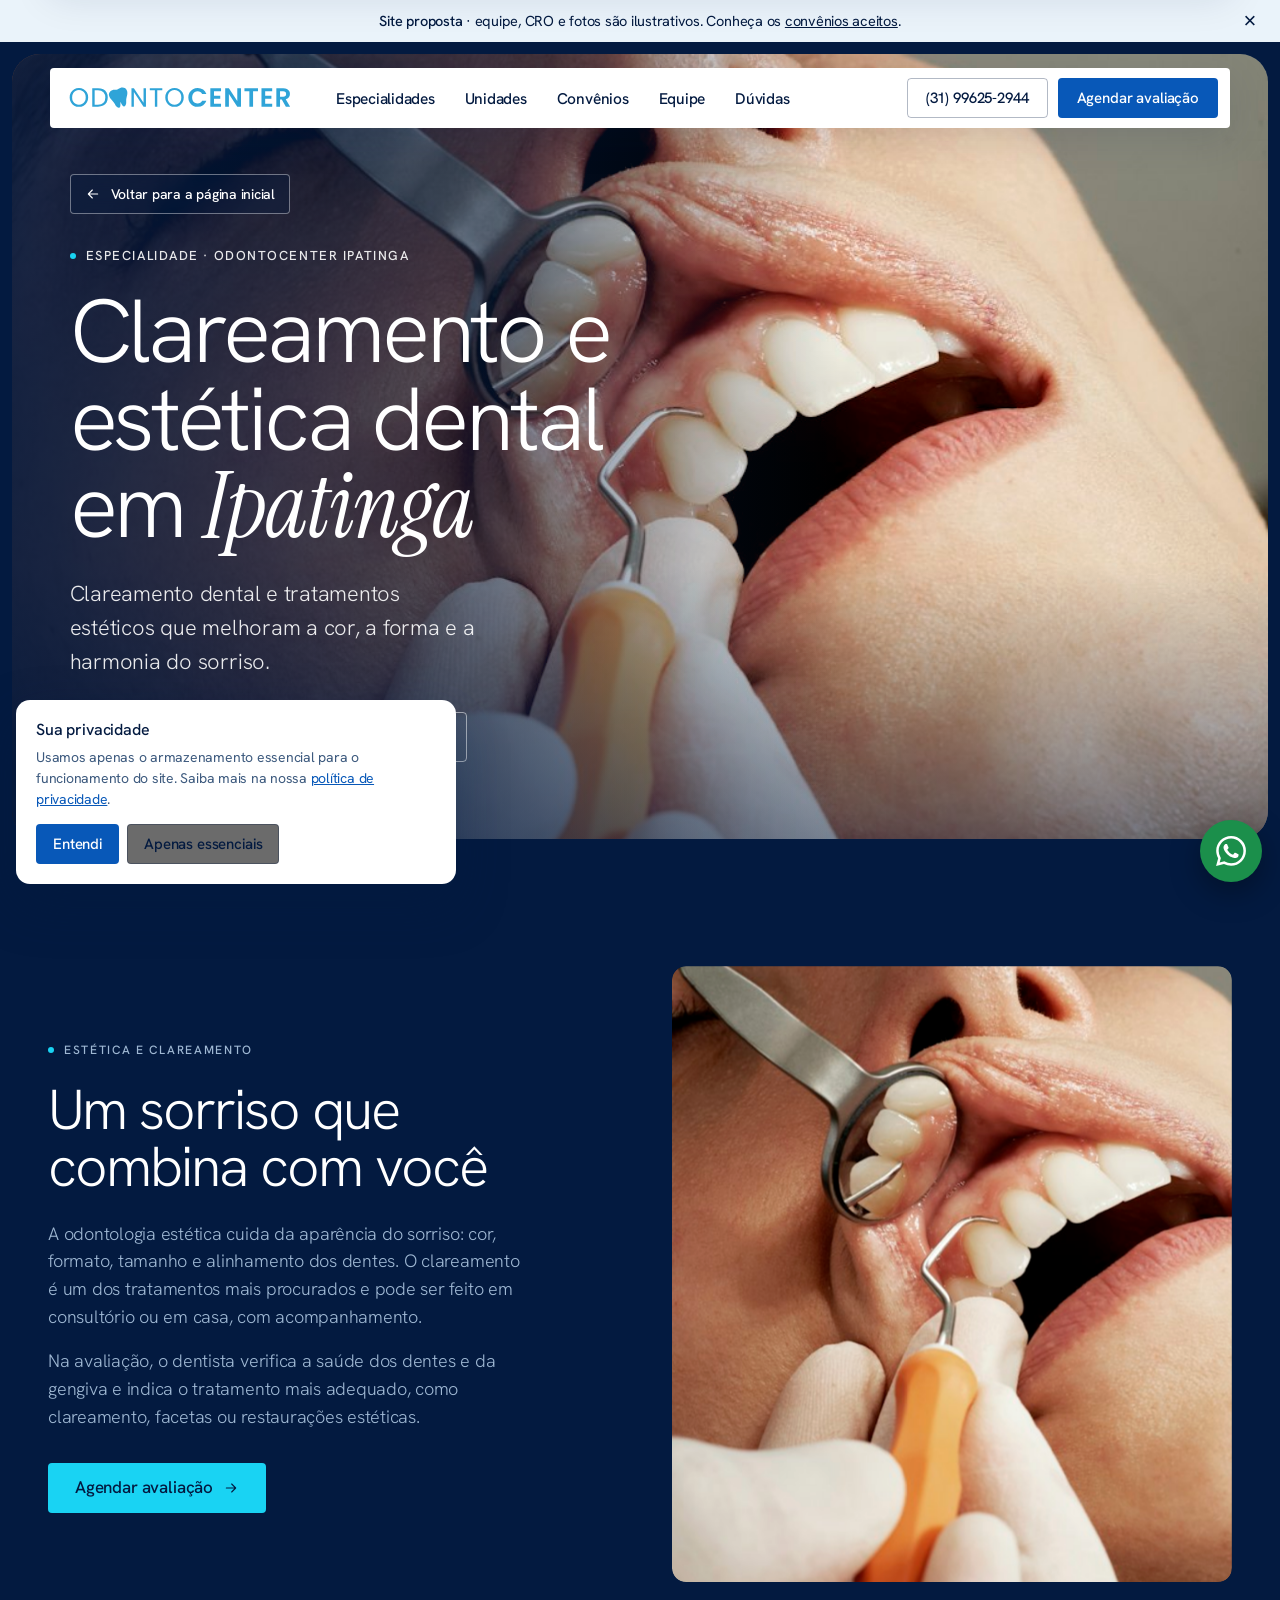
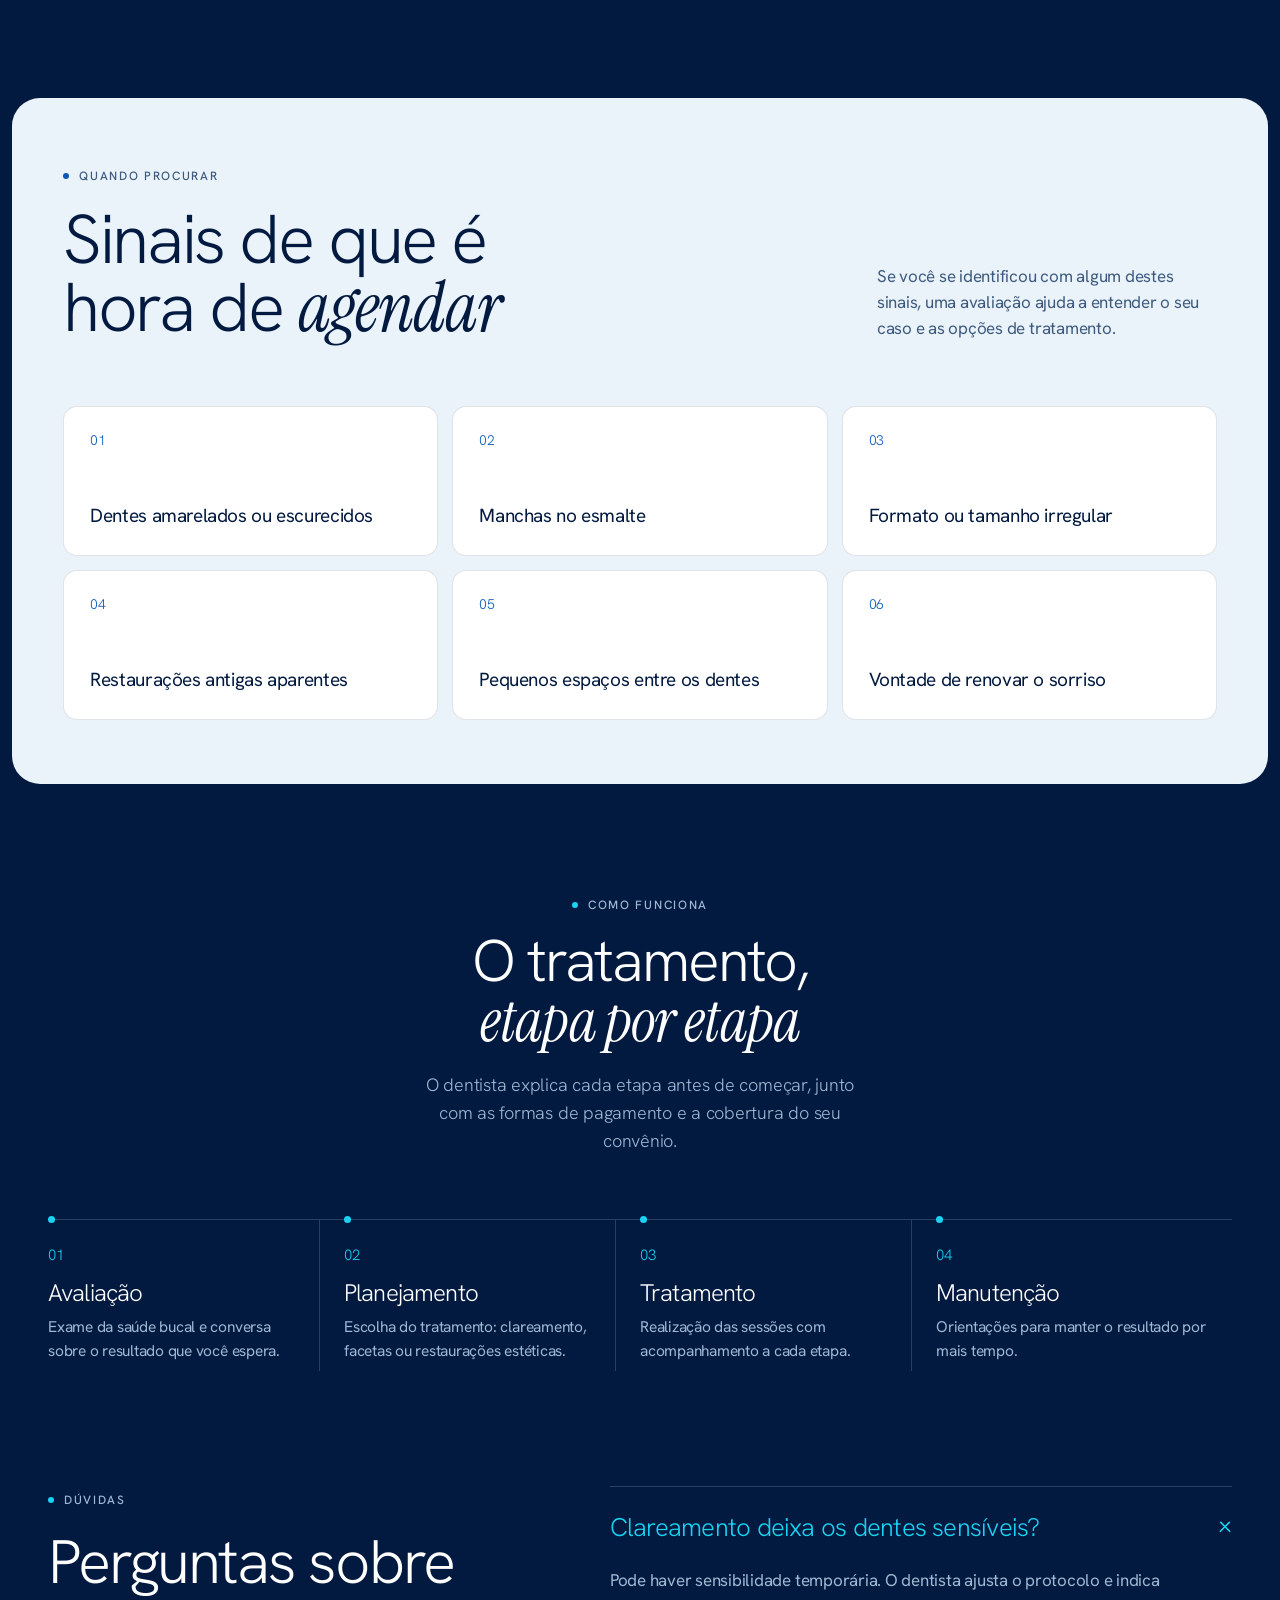
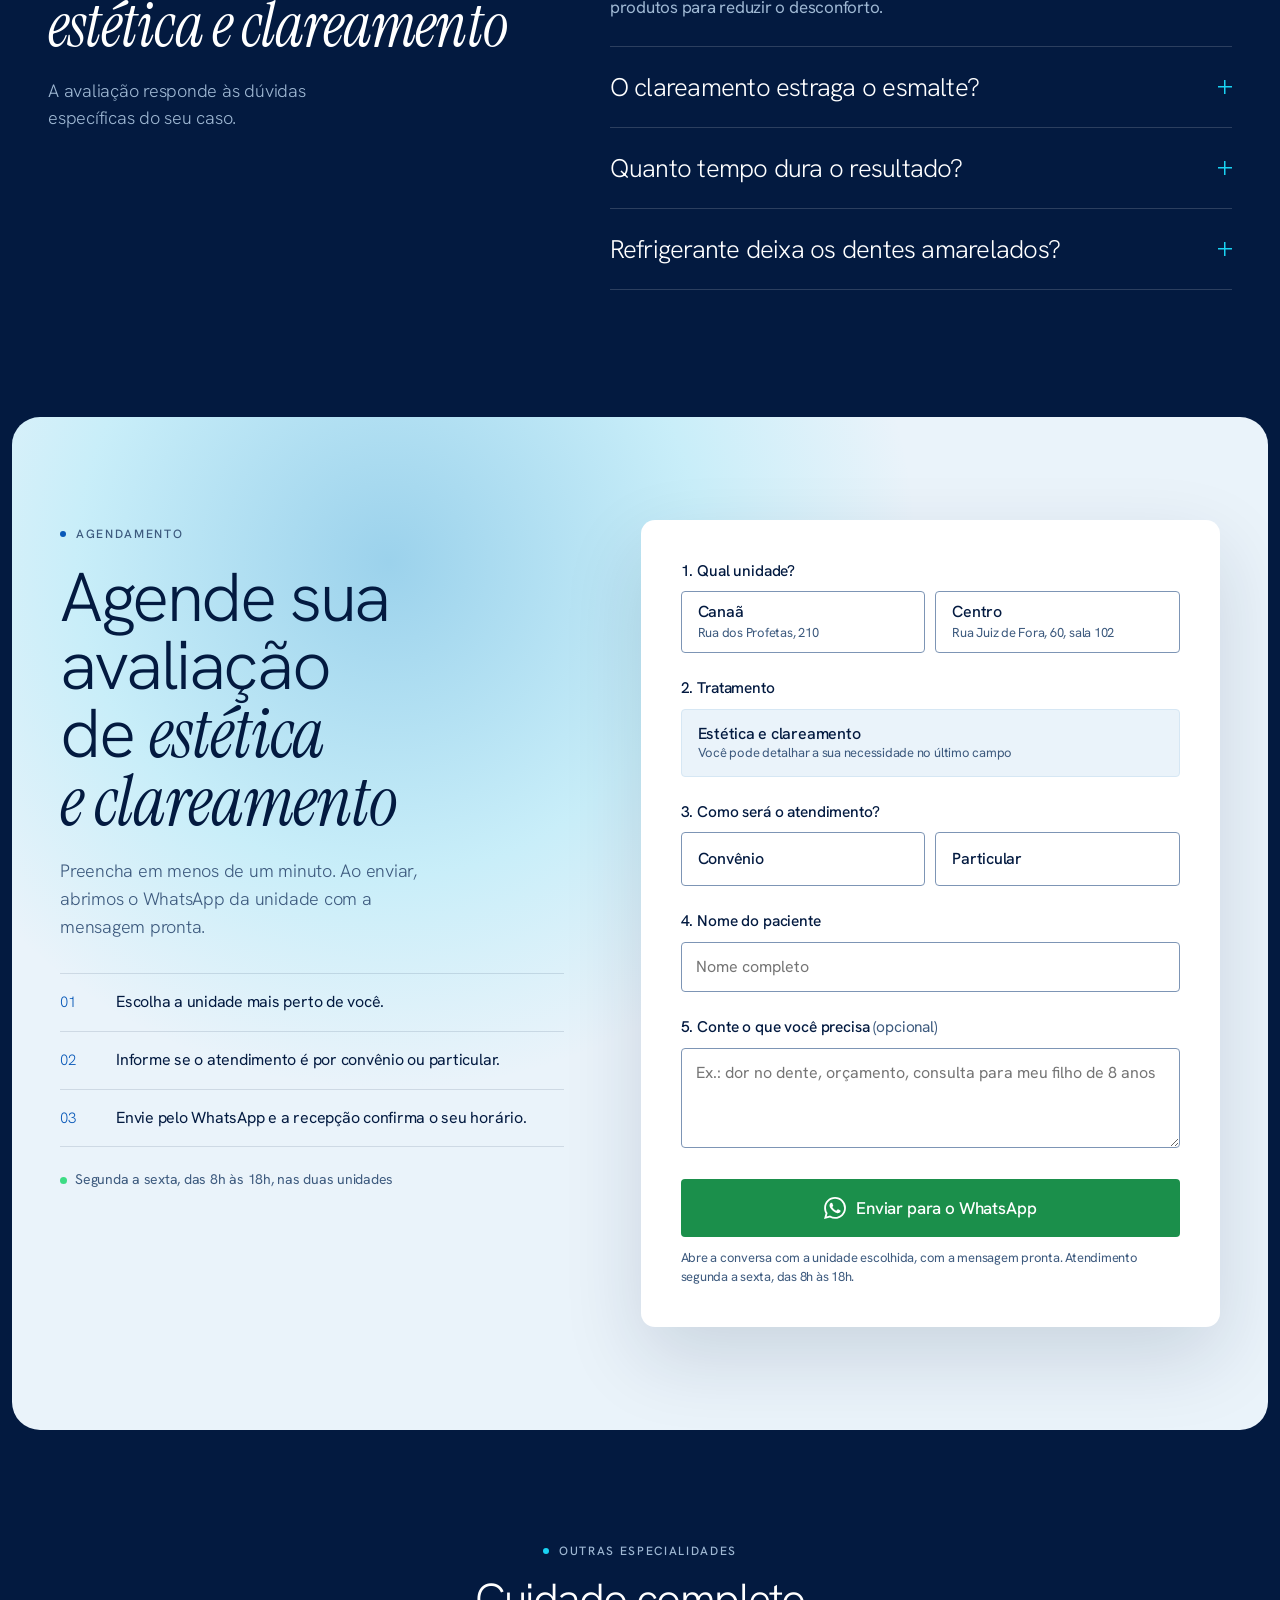
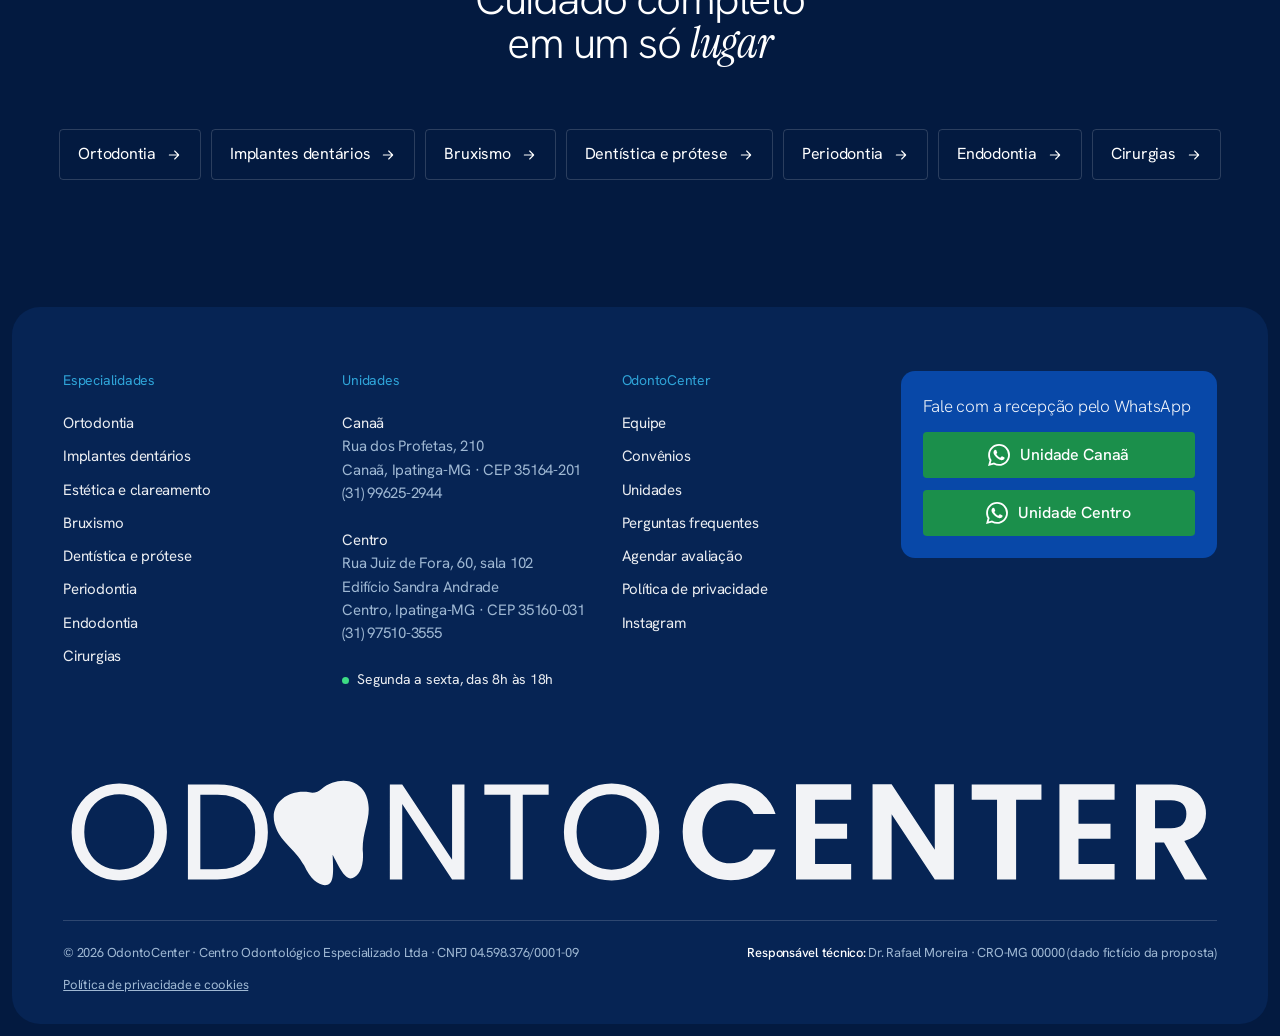
<file: site/especialidades/clareamento-estetica-dental-ipatinga.html>
<!doctype html>
<html lang="pt-BR">
<head>
<meta charset="utf-8">
<meta name="viewport" content="width=device-width,initial-scale=1,viewport-fit=cover">
<title>Clareamento e estética dental em Ipatinga | OdontoCenter</title>
<meta name="description" content="Clareamento dental e tratamentos estéticos que melhoram a cor, a forma e a harmonia do sorriso. Unidades Canaã e Centro, segunda a sexta, das 8h às 18h. Agende pelo WhatsApp.">
<link rel="canonical" href="https://odontocenter-ipatinga.vercel.app/especialidades/clareamento-estetica-dental-ipatinga">
<meta name="theme-color" content="#031A40">
<meta name="application-name" content="OdontoCenter">
<meta name="apple-mobile-web-app-title" content="OdontoCenter">
<meta name="format-detection" content="telephone=no">
<link rel="icon" href="../favicon.ico" sizes="48x48">
<link rel="icon" href="../favicon.svg" type="image/svg+xml">
<link rel="apple-touch-icon" href="../apple-touch-icon.png">
<link rel="mask-icon" href="../icons/safari-pinned-tab.svg" color="#0858B8">
<link rel="manifest" href="../site.webmanifest">
<meta property="og:type" content="website">
<meta property="og:site_name" content="OdontoCenter">
<meta property="og:locale" content="pt_BR">
<meta property="og:url" content="https://odontocenter-ipatinga.vercel.app/especialidades/clareamento-estetica-dental-ipatinga">
<meta property="og:title" content="Clareamento e estética dental em Ipatinga | OdontoCenter">
<meta property="og:description" content="Clareamento dental e tratamentos estéticos que melhoram a cor, a forma e a harmonia do sorriso. Unidades Canaã e Centro, segunda a sexta, das 8h às 18h. Agende pelo WhatsApp.">
<meta property="og:image" content="https://odontocenter-ipatinga.vercel.app/og/og-clareamento-estetica-dental-ipatinga.jpg">
<meta property="og:image:secure_url" content="https://odontocenter-ipatinga.vercel.app/og/og-clareamento-estetica-dental-ipatinga.jpg">
<meta property="og:image:type" content="image/jpeg">
<meta property="og:image:width" content="1200">
<meta property="og:image:height" content="630">
<meta property="og:image:alt" content="Clareamento e estética dental em Ipatinga na OdontoCenter">
<meta name="twitter:card" content="summary_large_image">
<meta name="twitter:title" content="Clareamento e estética dental em Ipatinga | OdontoCenter">
<meta name="twitter:description" content="Clareamento dental e tratamentos estéticos que melhoram a cor, a forma e a harmonia do sorriso. Unidades Canaã e Centro, segunda a sexta, das 8h às 18h. Agende pelo WhatsApp.">
<meta name="twitter:image" content="https://odontocenter-ipatinga.vercel.app/og/og-clareamento-estetica-dental-ipatinga.jpg">
<meta name="twitter:image:alt" content="Clareamento e estética dental em Ipatinga na OdontoCenter">
<link rel="stylesheet" href="https://fonts.googleapis.com/css2?family=Hanken+Grotesk:wght@300;400;500;600&family=Instrument+Serif:ital@0;1&display=swap">
<link rel="stylesheet" href="../assets/site.css">
<style>html,body{margin:0}:root{color-scheme:dark}</style>
</head>
<body>
<a class="skip" href="#conteudo">Ir para o conteúdo</a>
<div class="announce" id="announce"><span><b style="font-weight:500">Site proposta</b> · equipe, CRO e fotos são ilustrativos. Conheça os <a href="../index.html#convenios">convênios aceitos</a>.</span><button type="button" id="announce-x" aria-label="Fechar aviso">×</button></div>
<div class="navcard stick" id="stick" aria-hidden="true"><a href="../index.html" aria-label="OdontoCenter, página inicial"><svg class="logo" viewBox="-2 -8.38 846.94 90.74" role="img" aria-label="OdontoCenter"><path fill="currentColor" d="M4.3 34.9Q4.3 24.7 8.95 16.55Q13.6 8.4 21.6 3.85Q29.6 -0.7 39.3 -0.7Q49.1 -0.7 57.1 3.85Q65.1 8.4 69.7 16.5Q74.3 24.6 74.3 34.9Q74.3 45.2 69.7 53.3Q65.1 61.4 57.1 65.95Q49.1 70.5 39.3 70.5Q29.6 70.5 21.6 65.95Q13.6 61.4 8.95 53.25Q4.3 45.1 4.3 34.9ZM65 34.9Q65 26.5 61.65 20.25Q58.3 14 52.5 10.6Q46.7 7.2 39.3 7.2Q31.9 7.2 26.1 10.6Q20.3 14 16.95 20.25Q13.6 26.5 13.6 34.9Q13.6 43.2 16.95 49.5Q20.3 55.8 26.15 59.2Q32 62.6 39.3 62.6Q46.6 62.6 52.45 59.2Q58.3 55.8 61.65 49.5Q65 43.2 65 34.9Z M148.4 35.1Q148.4 45.8 143.95 53.65Q139.5 61.5 131.15 65.65Q122.8 69.8 111.4 69.8H89.7V0.1H111.4Q122.8 0.1 131.15 4.35Q139.5 8.6 143.95 16.5Q148.4 24.4 148.4 35.1ZM139.1 35.1Q139.1 22.1 131.95 14.8Q124.8 7.5 111.4 7.5H98.8V62.3H111.4Q124.9 62.3 132 55.15Q139.1 48 139.1 35.1Z M292.74 69.8H283.64L247.04 14.3V69.8H237.94V0H247.04L283.64 55.4V0H292.74Z M354.54 0.1V7.5H335.54V69.8H326.44V7.5H307.34V0.1Z M365.74 34.9Q365.74 24.7 370.39 16.55Q375.04 8.4 383.04 3.85Q391.04 -0.7 400.74 -0.7Q410.54 -0.7 418.54 3.85Q426.54 8.4 431.14 16.5Q435.74 24.6 435.74 34.9Q435.74 45.2 431.14 53.3Q426.54 61.4 418.54 65.95Q410.54 70.5 400.74 70.5Q391.04 70.5 383.04 65.95Q375.04 61.4 370.39 53.25Q365.74 45.1 365.74 34.9ZM426.44 34.9Q426.44 26.5 423.09 20.25Q419.74 14 413.94 10.6Q408.14 7.2 400.74 7.2Q393.34 7.2 387.54 10.6Q381.74 14 378.39 20.25Q375.04 26.5 375.04 34.9Q375.04 43.2 378.39 49.5Q381.74 55.8 387.59 59.2Q393.44 62.6 400.74 62.6Q408.04 62.6 413.89 59.2Q419.74 55.8 423.09 49.5Q426.44 43.2 426.44 34.9Z M488.34 -0.9Q500.04 -0.9 508.84 5.1Q517.64 11.1 521.14 21.7H505.04Q502.64 16.7 498.29 14.2Q493.94 11.7 488.24 11.7Q482.14 11.7 477.39 14.55Q472.64 17.4 469.99 22.6Q467.34 27.8 467.34 34.8Q467.34 41.7 469.99 46.95Q472.64 52.2 477.39 55.05Q482.14 57.9 488.24 57.9Q493.94 57.9 498.29 55.35Q502.64 52.8 505.04 47.8H521.14Q517.64 58.5 508.89 64.45Q500.14 70.4 488.34 70.4Q478.34 70.4 470.29 65.85Q462.24 61.3 457.59 53.2Q452.94 45.1 452.94 34.8Q452.94 24.5 457.59 16.35Q462.24 8.2 470.29 3.65Q478.34 -0.9 488.34 -0.9Z M550.14 11.3V28.8H573.64V39.9H550.14V58.4H576.64V69.8H536.14V-0.1H576.64V11.3Z M652.04 69.8H638.04L606.34 21.9V69.8H592.34V-0.1H606.34L638.04 47.9V-0.1H652.04Z M716.34 0V11.3H697.74V69.8H683.74V11.3H665.14V0Z M743.54 11.3V28.8H767.04V39.9H743.54V58.4H770.04V69.8H729.54V-0.1H770.04V11.3Z M821.74 69.8 806.34 42.6H799.74V69.8H785.74V0H811.94Q820.04 0 825.74 2.85Q831.44 5.7 834.29 10.55Q837.14 15.4 837.14 21.4Q837.14 28.3 833.14 33.85Q829.14 39.4 821.24 41.5L837.94 69.8ZM799.74 32.1H811.44Q817.14 32.1 819.94 29.35Q822.74 26.6 822.74 21.7Q822.74 16.9 819.94 14.25Q817.14 11.6 811.44 11.6H799.74Z M153.39,28.84 C 149.33,13.67 163.81,3.29 178.87,5.76 C 181.96,6.56 185.54,5.60 187.82,3.36 C 199.62,-6.30 217.35,-4.55 221.42,10.62 C 225.07,24.27 217.75,32.74 218.03,48.11 C 219.29,59.96 215.55,67.47 210.18,68.91 C 204.81,70.35 199.76,58.69 195.94,51.59 C 196.18,59.65 197.65,72.27 192.28,73.71 C 186.91,75.14 179.91,70.52 175.07,59.62 C 167.63,46.17 157.05,42.50 153.39,28.84Z"/></svg></a><nav aria-label="Principal"><a href="../index.html#especialidades">Especialidades</a><a href="../index.html#unidades">Unidades</a><a href="../index.html#convenios">Convênios</a><a href="../index.html#equipe">Equipe</a><a href="../index.html#duvidas">Dúvidas</a></nav><div class="end"><a class="tel btn btn-ob" href="tel:+5531996252944">(31) 99625-2944</a><a class="btn btn-b" href="#agendar">Agendar avaliação</a><button class="burger" type="button" aria-label="Abrir menu" aria-expanded="false" aria-controls="drawer"><span></span></button></div></div>
<div class="drawer" id="drawer" aria-hidden="true" role="dialog" aria-label="Menu"><button class="drawer-close" type="button" aria-label="Fechar menu">×</button><a class="dl" href="../index.html#especialidades">Especialidades<svg class="ar" viewBox="0 0 24 24" fill="none" stroke="currentColor" stroke-width="1.6" stroke-linecap="round" stroke-linejoin="round" aria-hidden="true"><path d="M5 12h14M13 6l6 6-6 6"/></svg></a><a class="dl" href="../index.html#unidades">Unidades<svg class="ar" viewBox="0 0 24 24" fill="none" stroke="currentColor" stroke-width="1.6" stroke-linecap="round" stroke-linejoin="round" aria-hidden="true"><path d="M5 12h14M13 6l6 6-6 6"/></svg></a><a class="dl" href="../index.html#convenios">Convênios<svg class="ar" viewBox="0 0 24 24" fill="none" stroke="currentColor" stroke-width="1.6" stroke-linecap="round" stroke-linejoin="round" aria-hidden="true"><path d="M5 12h14M13 6l6 6-6 6"/></svg></a><a class="dl" href="../index.html#equipe">Equipe<svg class="ar" viewBox="0 0 24 24" fill="none" stroke="currentColor" stroke-width="1.6" stroke-linecap="round" stroke-linejoin="round" aria-hidden="true"><path d="M5 12h14M13 6l6 6-6 6"/></svg></a><a class="dl" href="../index.html#duvidas">Dúvidas<svg class="ar" viewBox="0 0 24 24" fill="none" stroke="currentColor" stroke-width="1.6" stroke-linecap="round" stroke-linejoin="round" aria-hidden="true"><path d="M5 12h14M13 6l6 6-6 6"/></svg></a><a class="dl" href="#agendar">Agendar avaliação<svg class="ar" viewBox="0 0 24 24" fill="none" stroke="currentColor" stroke-width="1.6" stroke-linecap="round" stroke-linejoin="round" aria-hidden="true"><path d="M5 12h14M13 6l6 6-6 6"/></svg></a><div class="dsub"><a href="../especialidades/ortodontia-ipatinga.html">Ortodontia</a><a href="../especialidades/implante-dentario-ipatinga.html">Implantes dentários</a><a href="../especialidades/clareamento-estetica-dental-ipatinga.html">Estética e clareamento</a><a href="../especialidades/bruxismo-ipatinga.html">Bruxismo</a><a href="../especialidades/dentistica-protese-ipatinga.html">Dentística e prótese</a><a href="../especialidades/periodontia-tratamento-gengiva-ipatinga.html">Periodontia</a><a href="../especialidades/tratamento-de-canal-endodontia-ipatinga.html">Endodontia</a><a href="../especialidades/cirurgia-odontologica-ipatinga.html">Cirurgias</a></div><div class="dbot"><a class="btn btn-wa" data-wa="canaa" href="#"><svg class="wa" width="22" height="22" viewBox="0 0 24 24" fill="currentColor" aria-hidden="true"><path d="M17.472 14.382c-.297-.149-1.758-.867-2.03-.967-.273-.099-.471-.148-.67.15-.197.297-.767.966-.94 1.164-.173.199-.347.223-.644.075-.297-.15-1.255-.463-2.39-1.475-.883-.788-1.48-1.761-1.653-2.059-.173-.297-.018-.458.13-.606.134-.133.298-.347.446-.52.149-.174.198-.298.298-.497.099-.198.05-.371-.025-.52-.075-.149-.669-1.612-.916-2.207-.242-.579-.487-.5-.669-.51-.173-.008-.371-.01-.57-.01-.198 0-.52.074-.792.372-.272.297-1.04 1.016-1.04 2.479 0 1.462 1.065 2.875 1.213 3.074.149.198 2.096 3.2 5.077 4.487.709.306 1.262.489 1.694.625.712.227 1.36.195 1.871.118.571-.085 1.758-.719 2.006-1.413.248-.694.248-1.289.173-1.413-.074-.124-.272-.198-.57-.347m-5.421 7.403h-.004a9.87 9.87 0 01-5.031-1.378l-.361-.214-3.741.982.998-3.648-.235-.374a9.86 9.86 0 01-1.51-5.26c.001-5.45 4.436-9.884 9.888-9.884 2.64 0 5.122 1.03 6.988 2.898a9.825 9.825 0 012.893 6.994c-.003 5.45-4.437 9.884-9.885 9.884m8.413-18.297A11.815 11.815 0 0012.05 0C5.495 0 .16 5.335.157 11.892c0 2.096.547 4.142 1.588 5.945L.057 24l6.305-1.654a11.882 11.882 0 005.683 1.448h.005c6.554 0 11.89-5.335 11.893-11.893a11.821 11.821 0 00-3.48-8.413Z"/></svg> WhatsApp Canaã</a><a class="btn btn-wa" data-wa="centro" href="#"><svg class="wa" width="22" height="22" viewBox="0 0 24 24" fill="currentColor" aria-hidden="true"><path d="M17.472 14.382c-.297-.149-1.758-.867-2.03-.967-.273-.099-.471-.148-.67.15-.197.297-.767.966-.94 1.164-.173.199-.347.223-.644.075-.297-.15-1.255-.463-2.39-1.475-.883-.788-1.48-1.761-1.653-2.059-.173-.297-.018-.458.13-.606.134-.133.298-.347.446-.52.149-.174.198-.298.298-.497.099-.198.05-.371-.025-.52-.075-.149-.669-1.612-.916-2.207-.242-.579-.487-.5-.669-.51-.173-.008-.371-.01-.57-.01-.198 0-.52.074-.792.372-.272.297-1.04 1.016-1.04 2.479 0 1.462 1.065 2.875 1.213 3.074.149.198 2.096 3.2 5.077 4.487.709.306 1.262.489 1.694.625.712.227 1.36.195 1.871.118.571-.085 1.758-.719 2.006-1.413.248-.694.248-1.289.173-1.413-.074-.124-.272-.198-.57-.347m-5.421 7.403h-.004a9.87 9.87 0 01-5.031-1.378l-.361-.214-3.741.982.998-3.648-.235-.374a9.86 9.86 0 01-1.51-5.26c.001-5.45 4.436-9.884 9.888-9.884 2.64 0 5.122 1.03 6.988 2.898a9.825 9.825 0 012.893 6.994c-.003 5.45-4.437 9.884-9.885 9.884m8.413-18.297A11.815 11.815 0 0012.05 0C5.495 0 .16 5.335.157 11.892c0 2.096.547 4.142 1.588 5.945L.057 24l6.305-1.654a11.882 11.882 0 005.683 1.448h.005c6.554 0 11.89-5.335 11.893-11.893a11.821 11.821 0 00-3.48-8.413Z"/></svg> WhatsApp Centro</a><span class="hours">Segunda a sexta, das 8h às 18h</span></div></div>
<main id="conteudo">
<header class="hero sub-hero" id="topo">
  <div class="hero-bg"><img class="photo-grade" src="../img/estetica.jpg" alt="" fetchpriority="high"></div>
  <div class="navcard"><a href="../index.html" aria-label="OdontoCenter, página inicial"><svg class="logo" viewBox="-2 -8.38 846.94 90.74" role="img" aria-label="OdontoCenter"><path fill="currentColor" d="M4.3 34.9Q4.3 24.7 8.95 16.55Q13.6 8.4 21.6 3.85Q29.6 -0.7 39.3 -0.7Q49.1 -0.7 57.1 3.85Q65.1 8.4 69.7 16.5Q74.3 24.6 74.3 34.9Q74.3 45.2 69.7 53.3Q65.1 61.4 57.1 65.95Q49.1 70.5 39.3 70.5Q29.6 70.5 21.6 65.95Q13.6 61.4 8.95 53.25Q4.3 45.1 4.3 34.9ZM65 34.9Q65 26.5 61.65 20.25Q58.3 14 52.5 10.6Q46.7 7.2 39.3 7.2Q31.9 7.2 26.1 10.6Q20.3 14 16.95 20.25Q13.6 26.5 13.6 34.9Q13.6 43.2 16.95 49.5Q20.3 55.8 26.15 59.2Q32 62.6 39.3 62.6Q46.6 62.6 52.45 59.2Q58.3 55.8 61.65 49.5Q65 43.2 65 34.9Z M148.4 35.1Q148.4 45.8 143.95 53.65Q139.5 61.5 131.15 65.65Q122.8 69.8 111.4 69.8H89.7V0.1H111.4Q122.8 0.1 131.15 4.35Q139.5 8.6 143.95 16.5Q148.4 24.4 148.4 35.1ZM139.1 35.1Q139.1 22.1 131.95 14.8Q124.8 7.5 111.4 7.5H98.8V62.3H111.4Q124.9 62.3 132 55.15Q139.1 48 139.1 35.1Z M292.74 69.8H283.64L247.04 14.3V69.8H237.94V0H247.04L283.64 55.4V0H292.74Z M354.54 0.1V7.5H335.54V69.8H326.44V7.5H307.34V0.1Z M365.74 34.9Q365.74 24.7 370.39 16.55Q375.04 8.4 383.04 3.85Q391.04 -0.7 400.74 -0.7Q410.54 -0.7 418.54 3.85Q426.54 8.4 431.14 16.5Q435.74 24.6 435.74 34.9Q435.74 45.2 431.14 53.3Q426.54 61.4 418.54 65.95Q410.54 70.5 400.74 70.5Q391.04 70.5 383.04 65.95Q375.04 61.4 370.39 53.25Q365.74 45.1 365.74 34.9ZM426.44 34.9Q426.44 26.5 423.09 20.25Q419.74 14 413.94 10.6Q408.14 7.2 400.74 7.2Q393.34 7.2 387.54 10.6Q381.74 14 378.39 20.25Q375.04 26.5 375.04 34.9Q375.04 43.2 378.39 49.5Q381.74 55.8 387.59 59.2Q393.44 62.6 400.74 62.6Q408.04 62.6 413.89 59.2Q419.74 55.8 423.09 49.5Q426.44 43.2 426.44 34.9Z M488.34 -0.9Q500.04 -0.9 508.84 5.1Q517.64 11.1 521.14 21.7H505.04Q502.64 16.7 498.29 14.2Q493.94 11.7 488.24 11.7Q482.14 11.7 477.39 14.55Q472.64 17.4 469.99 22.6Q467.34 27.8 467.34 34.8Q467.34 41.7 469.99 46.95Q472.64 52.2 477.39 55.05Q482.14 57.9 488.24 57.9Q493.94 57.9 498.29 55.35Q502.64 52.8 505.04 47.8H521.14Q517.64 58.5 508.89 64.45Q500.14 70.4 488.34 70.4Q478.34 70.4 470.29 65.85Q462.24 61.3 457.59 53.2Q452.94 45.1 452.94 34.8Q452.94 24.5 457.59 16.35Q462.24 8.2 470.29 3.65Q478.34 -0.9 488.34 -0.9Z M550.14 11.3V28.8H573.64V39.9H550.14V58.4H576.64V69.8H536.14V-0.1H576.64V11.3Z M652.04 69.8H638.04L606.34 21.9V69.8H592.34V-0.1H606.34L638.04 47.9V-0.1H652.04Z M716.34 0V11.3H697.74V69.8H683.74V11.3H665.14V0Z M743.54 11.3V28.8H767.04V39.9H743.54V58.4H770.04V69.8H729.54V-0.1H770.04V11.3Z M821.74 69.8 806.34 42.6H799.74V69.8H785.74V0H811.94Q820.04 0 825.74 2.85Q831.44 5.7 834.29 10.55Q837.14 15.4 837.14 21.4Q837.14 28.3 833.14 33.85Q829.14 39.4 821.24 41.5L837.94 69.8ZM799.74 32.1H811.44Q817.14 32.1 819.94 29.35Q822.74 26.6 822.74 21.7Q822.74 16.9 819.94 14.25Q817.14 11.6 811.44 11.6H799.74Z M153.39,28.84 C 149.33,13.67 163.81,3.29 178.87,5.76 C 181.96,6.56 185.54,5.60 187.82,3.36 C 199.62,-6.30 217.35,-4.55 221.42,10.62 C 225.07,24.27 217.75,32.74 218.03,48.11 C 219.29,59.96 215.55,67.47 210.18,68.91 C 204.81,70.35 199.76,58.69 195.94,51.59 C 196.18,59.65 197.65,72.27 192.28,73.71 C 186.91,75.14 179.91,70.52 175.07,59.62 C 167.63,46.17 157.05,42.50 153.39,28.84Z"/></svg></a><nav aria-label="Principal"><a href="../index.html#especialidades">Especialidades</a><a href="../index.html#unidades">Unidades</a><a href="../index.html#convenios">Convênios</a><a href="../index.html#equipe">Equipe</a><a href="../index.html#duvidas">Dúvidas</a></nav><div class="end"><a class="tel btn btn-ob" href="tel:+5531996252944">(31) 99625-2944</a><a class="btn btn-b" href="#agendar">Agendar avaliação</a><button class="burger" type="button" aria-label="Abrir menu" aria-expanded="false" aria-controls="drawer"><span></span></button></div></div>
  <div class="hero-copy">
    <a class="back rv" href="../index.html"><svg class="ar" viewBox="0 0 24 24" fill="none" stroke="currentColor" stroke-width="1.6" stroke-linecap="round" stroke-linejoin="round" aria-hidden="true"><path d="M5 12h14M13 6l6 6-6 6"/></svg> Voltar para a página inicial</a>
    <p class="hero-eyebrow rv" style="--d:.05s">Especialidade · OdontoCenter Ipatinga</p>
    <h1><span class="ln"><span style="--d:.15s">Clareamento e estética dental</span></span><span class="ln"><span style="--d:.27s">em <span class="it">Ipatinga</span></span></span></h1>
    <p class="sub rv" style="--d:.45s">Clareamento dental e tratamentos estéticos que melhoram a cor, a forma e a harmonia do sorriso.</p>
    <div class="row rv" style="--d:.58s"><a class="btn btn-e" href="#agendar">Agendar avaliação <svg class="ar" viewBox="0 0 24 24" fill="none" stroke="currentColor" stroke-width="1.6" stroke-linecap="round" stroke-linejoin="round" aria-hidden="true"><path d="M5 12h14M13 6l6 6-6 6"/></svg></a><a class="btn btn-o" href="#como-funciona">Como funciona</a></div>
  </div>
</header>

<section class="sec" aria-labelledby="h-about"><div class="wrap"><div class="about">
  <div><span class="eyebrow rv">Estética e clareamento</span><h2 class="rv" id="h-about" style="--d:.08s">Um sorriso que combina com você</h2><p class="rv" style="--d:.16s">A odontologia estética cuida da aparência do sorriso: cor, formato, tamanho e alinhamento dos dentes. O clareamento é um dos tratamentos mais procurados e pode ser feito em consultório ou em casa, com acompanhamento.</p><p class="rv" style="--d:.16s">Na avaliação, o dentista verifica a saúde dos dentes e da gengiva e indica o tratamento mais adequado, como clareamento, facetas ou restaurações estéticas.</p>
    <div class="row rv" style="margin-top:32px;--d:.22s"><a class="btn btn-e" href="#agendar">Agendar avaliação <svg class="ar" viewBox="0 0 24 24" fill="none" stroke="currentColor" stroke-width="1.6" stroke-linecap="round" stroke-linejoin="round" aria-hidden="true"><path d="M5 12h14M13 6l6 6-6 6"/></svg></a></div></div>
  <div class="ph rv-img"><img class="photo-grade" data-par src="../img/estetica.jpg" alt="" loading="lazy"></div>
</div></div></section>

<section class="panel light" aria-labelledby="h-signs">
  <div class="panel-head"><div><span class="eyebrow rv">Quando procurar</span><h2 class="rv" id="h-signs" style="--d:.08s;margin-top:20px">Sinais de que é hora de <span class="it">agendar</span></h2></div><p class="intro rv" style="--d:.16s">Se você se identificou com algum destes sinais, uma avaliação ajuda a entender o seu caso e as opções de tratamento.</p></div>
  <div class="signs"><div class="sign rv" style="--d:0.00s"><i>01</i><p>Dentes amarelados ou escurecidos</p></div><div class="sign rv" style="--d:0.05s"><i>02</i><p>Manchas no esmalte</p></div><div class="sign rv" style="--d:0.10s"><i>03</i><p>Formato ou tamanho irregular</p></div><div class="sign rv" style="--d:0.15s"><i>04</i><p>Restaurações antigas aparentes</p></div><div class="sign rv" style="--d:0.20s"><i>05</i><p>Pequenos espaços entre os dentes</p></div><div class="sign rv" style="--d:0.25s"><i>06</i><p>Vontade de renovar o sorriso</p></div></div>
</section>

<section class="sec" id="como-funciona" aria-labelledby="h-steps"><div class="wrap">
  <div class="sec-head"><span class="eyebrow rv">Como funciona</span><h2 class="rv" id="h-steps" style="--d:.08s">O tratamento, <span class="it">etapa por etapa</span></h2><p class="rv" style="--d:.16s">O dentista explica cada etapa antes de começar, junto com as formas de pagamento e a cobertura do seu convênio.</p></div>
  <ol class="journey journey-wrap" style="--n:4"><li class="rv" style="--d:0.00s"><b>01</b><h3>Avaliação</h3><p>Exame da saúde bucal e conversa sobre o resultado que você espera.</p></li><li class="rv" style="--d:0.08s"><b>02</b><h3>Planejamento</h3><p>Escolha do tratamento: clareamento, facetas ou restaurações estéticas.</p></li><li class="rv" style="--d:0.16s"><b>03</b><h3>Tratamento</h3><p>Realização das sessões com acompanhamento a cada etapa.</p></li><li class="rv" style="--d:0.24s"><b>04</b><h3>Manutenção</h3><p>Orientações para manter o resultado por mais tempo.</p></li></ol>
</div></section>

<section class="sec" style="padding-top:0" aria-labelledby="h-fq"><div class="wrap"><div class="faqs">
  <div><span class="eyebrow rv">Dúvidas</span><h2 class="rv" id="h-fq" style="--d:.08s">Perguntas sobre <span class="it">estética e clareamento</span></h2><p class="intro rv" style="--d:.16s">A avaliação responde às dúvidas específicas do seu caso.</p></div>
  <div class="rv" style="--d:.1s"><details open><summary>Clareamento deixa os dentes sensíveis?</summary><p>Pode haver sensibilidade temporária. O dentista ajusta o protocolo e indica produtos para reduzir o desconforto.</p></details><details><summary>O clareamento estraga o esmalte?</summary><p>Quando feito com indicação e acompanhamento profissional, o clareamento é seguro para o esmalte.</p></details><details><summary>Quanto tempo dura o resultado?</summary><p>Depende dos hábitos. Café, vinho, refrigerante escuro e cigarro escurecem os dentes com mais rapidez.</p></details><details><summary>Refrigerante deixa os dentes amarelados?</summary><p>Os refrigerantes escuros podem manchar os dentes com o tempo, e a acidez desgasta o esmalte. Beber água depois ajuda.</p></details></div>
</div></div></section>

<section class="cta light" id="agendar" aria-labelledby="h-ag"><div class="wrap"><div class="cta-grid">
  <div>
    <span class="eyebrow rv">Agendamento</span>
    <h2 class="rv" id="h-ag" style="--d:.08s">Agende sua avaliação de <span class="it">estética e clareamento</span></h2>
    <p class="intro rv" style="--d:.16s">Preencha em menos de um minuto. Ao enviar, abrimos o WhatsApp da unidade com a mensagem pronta.</p>
    <ol class="steps rv" style="--d:.22s"><li><span>01</span>Escolha a unidade mais perto de você.</li><li><span>02</span>Informe se o atendimento é por convênio ou particular.</li><li><span>03</span>Envie pelo WhatsApp e a recepção confirma o seu horário.</li></ol>
    <p class="hours rv" style="--d:.28s;margin-top:22px">Segunda a sexta, das 8h às 18h, nas duas unidades</p>
  </div>
  <form class="card rv" style="--d:.12s" id="form-agenda" novalidate>
    <fieldset id="f-unit"><legend>1. Qual unidade?</legend><div class="choices units"><label><input type="radio" name="unidade" value="canaa"><span class="c">Canaã<small>Rua dos Profetas, 210</small></span></label><label><input type="radio" name="unidade" value="centro"><span class="c">Centro<small>Rua Juiz de Fora, 60, sala 102</small></span></label></div><p class="err">Escolha uma unidade.</p></fieldset>
    <div id="f-serv"><span class="lb">2. Tratamento</span><div class="svc-chip"><span>Estética e clareamento<small>Você pode detalhar a sua necessidade no último campo</small></span></div><input type="hidden" id="servico" value="Clareamento e estética"></div>
    <fieldset id="f-tipo"><legend>3. Como será o atendimento?</legend>
      <div class="choices"><label><input type="radio" name="tipo" value="Convênio"><span class="c">Convênio</span></label><label><input type="radio" name="tipo" value="Particular"><span class="c">Particular</span></label></div><p class="err">Informe se é convênio ou particular.</p>
      <div class="conv" id="conv-box" hidden style="margin-top:14px"><label class="lb" for="convenio">Qual convênio?</label><select id="convenio" name="convenio"><option value="">Selecione</option><option value="LumarMetals">LumarMetals</option><option value="AAPI">AAPI</option><option value="Novo Oriente (plano de assistência familiar)">Novo Oriente (plano de assistência familiar)</option><option value="Cenibra">Cenibra</option><option value="Correios – Postal Saúde">Correios – Postal Saúde</option><option value="COPASS Saúde">COPASS Saúde</option><option value="Rede UNNA: Bradesco">Rede UNNA: Bradesco</option><option value="Rede UNNA: Unimed">Rede UNNA: Unimed</option><option value="Rede UNNA: Riachuelo (RCHLO)">Rede UNNA: Riachuelo (RCHLO)</option><option value="Rede UNNA: OdontoPrev">Rede UNNA: OdontoPrev</option><option value="Brasil Dental">Brasil Dental</option><option value="Rede Dental">Rede Dental</option><option value="Prívian">Prívian</option><option value="Odontoserv">Odontoserv</option><option value="SEPAO">SEPAO</option><option value="Prontodente">Prontodente</option><option value="IBI">IBI</option><option value="DM Odonto">DM Odonto</option><option value="Outro convênio">Outro convênio</option></select><p class="err">Escolha o convênio.</p></div></fieldset>
    <div id="f-nome"><label class="lb" for="nome">4. Nome do paciente</label><input type="text" id="nome" name="nome" autocomplete="name" required placeholder="Nome completo"><p class="err">Informe o nome do paciente.</p></div>
    <div><label class="lb" for="desc">5. Conte o que você precisa <span class="opt">(opcional)</span></label><textarea id="desc" name="desc" placeholder="Ex.: dor no dente, orçamento, consulta para meu filho de 8 anos"></textarea></div>
    <div class="submit"><a class="btn btn-wa" id="send" href="#agendar" target="_blank" rel="noopener" role="button"><svg class="wa" width="22" height="22" viewBox="0 0 24 24" fill="currentColor" aria-hidden="true"><path d="M17.472 14.382c-.297-.149-1.758-.867-2.03-.967-.273-.099-.471-.148-.67.15-.197.297-.767.966-.94 1.164-.173.199-.347.223-.644.075-.297-.15-1.255-.463-2.39-1.475-.883-.788-1.48-1.761-1.653-2.059-.173-.297-.018-.458.13-.606.134-.133.298-.347.446-.52.149-.174.198-.298.298-.497.099-.198.05-.371-.025-.52-.075-.149-.669-1.612-.916-2.207-.242-.579-.487-.5-.669-.51-.173-.008-.371-.01-.57-.01-.198 0-.52.074-.792.372-.272.297-1.04 1.016-1.04 2.479 0 1.462 1.065 2.875 1.213 3.074.149.198 2.096 3.2 5.077 4.487.709.306 1.262.489 1.694.625.712.227 1.36.195 1.871.118.571-.085 1.758-.719 2.006-1.413.248-.694.248-1.289.173-1.413-.074-.124-.272-.198-.57-.347m-5.421 7.403h-.004a9.87 9.87 0 01-5.031-1.378l-.361-.214-3.741.982.998-3.648-.235-.374a9.86 9.86 0 01-1.51-5.26c.001-5.45 4.436-9.884 9.888-9.884 2.64 0 5.122 1.03 6.988 2.898a9.825 9.825 0 012.893 6.994c-.003 5.45-4.437 9.884-9.885 9.884m8.413-18.297A11.815 11.815 0 0012.05 0C5.495 0 .16 5.335.157 11.892c0 2.096.547 4.142 1.588 5.945L.057 24l6.305-1.654a11.882 11.882 0 005.683 1.448h.005c6.554 0 11.89-5.335 11.893-11.893a11.821 11.821 0 00-3.48-8.413Z"/></svg> Enviar para o WhatsApp</a><p>Abre a conversa com a unidade escolhida, com a mensagem pronta. Atendimento segunda a sexta, das 8h às 18h.</p></div>
  </form>
</div></div></section>

<section class="sec" aria-labelledby="h-oth"><div class="wrap">
  <div class="sec-head"><span class="eyebrow rv">Outras especialidades</span><h2 class="rv" id="h-oth" style="--d:.08s;font-size:clamp(30px,3.4vw,48px)">Cuidado completo em um só <span class="it">lugar</span></h2></div>
  <div class="others rv"><a href="ortodontia-ipatinga.html">Ortodontia <svg class="ar" viewBox="0 0 24 24" fill="none" stroke="currentColor" stroke-width="1.6" stroke-linecap="round" stroke-linejoin="round" aria-hidden="true"><path d="M5 12h14M13 6l6 6-6 6"/></svg></a><a href="implante-dentario-ipatinga.html">Implantes dentários <svg class="ar" viewBox="0 0 24 24" fill="none" stroke="currentColor" stroke-width="1.6" stroke-linecap="round" stroke-linejoin="round" aria-hidden="true"><path d="M5 12h14M13 6l6 6-6 6"/></svg></a><a href="bruxismo-ipatinga.html">Bruxismo <svg class="ar" viewBox="0 0 24 24" fill="none" stroke="currentColor" stroke-width="1.6" stroke-linecap="round" stroke-linejoin="round" aria-hidden="true"><path d="M5 12h14M13 6l6 6-6 6"/></svg></a><a href="dentistica-protese-ipatinga.html">Dentística e prótese <svg class="ar" viewBox="0 0 24 24" fill="none" stroke="currentColor" stroke-width="1.6" stroke-linecap="round" stroke-linejoin="round" aria-hidden="true"><path d="M5 12h14M13 6l6 6-6 6"/></svg></a><a href="periodontia-tratamento-gengiva-ipatinga.html">Periodontia <svg class="ar" viewBox="0 0 24 24" fill="none" stroke="currentColor" stroke-width="1.6" stroke-linecap="round" stroke-linejoin="round" aria-hidden="true"><path d="M5 12h14M13 6l6 6-6 6"/></svg></a><a href="tratamento-de-canal-endodontia-ipatinga.html">Endodontia <svg class="ar" viewBox="0 0 24 24" fill="none" stroke="currentColor" stroke-width="1.6" stroke-linecap="round" stroke-linejoin="round" aria-hidden="true"><path d="M5 12h14M13 6l6 6-6 6"/></svg></a><a href="cirurgia-odontologica-ipatinga.html">Cirurgias <svg class="ar" viewBox="0 0 24 24" fill="none" stroke="currentColor" stroke-width="1.6" stroke-linecap="round" stroke-linejoin="round" aria-hidden="true"><path d="M5 12h14M13 6l6 6-6 6"/></svg></a></div>
</div></section>
</main>
<footer>
  <div class="fcols">
    <div><h4>Especialidades</h4><a href="../especialidades/ortodontia-ipatinga.html">Ortodontia</a><a href="../especialidades/implante-dentario-ipatinga.html">Implantes dentários</a><a href="../especialidades/clareamento-estetica-dental-ipatinga.html">Estética e clareamento</a><a href="../especialidades/bruxismo-ipatinga.html">Bruxismo</a><a href="../especialidades/dentistica-protese-ipatinga.html">Dentística e prótese</a><a href="../especialidades/periodontia-tratamento-gengiva-ipatinga.html">Periodontia</a><a href="../especialidades/tratamento-de-canal-endodontia-ipatinga.html">Endodontia</a><a href="../especialidades/cirurgia-odontologica-ipatinga.html">Cirurgias</a></div>
    <div><h4>Unidades</h4><p style="margin-top:0px">Canaã<br><span style="color:var(--dull)">Rua dos Profetas, 210<br>Canaã, Ipatinga-MG · CEP 35164-201<br>(31) 99625-2944</span></p><p style="margin-top:14px">Centro<br><span style="color:var(--dull)">Rua Juiz de Fora, 60, sala 102<br>Edifício Sandra Andrade<br>Centro, Ipatinga-MG · CEP 35160-031<br>(31) 97510-3555</span></p><p class="hours" style="margin-top:14px">Segunda a sexta, das 8h às 18h</p></div>
    <div><h4>OdontoCenter</h4><a href="../index.html#equipe">Equipe</a><a href="../index.html#convenios">Convênios</a><a href="../index.html#unidades">Unidades</a><a href="../index.html#duvidas">Perguntas frequentes</a><a href="#agendar">Agendar avaliação</a><a href="../politica-de-privacidade.html">Política de privacidade</a><a href="https://www.instagram.com/odontocenter.ipa/" target="_blank" rel="noopener">Instagram</a></div>
    <div class="fcard"><p>Fale com a recepção pelo WhatsApp</p><a class="btn btn-wa" data-wa="canaa" href="#"><svg class="wa" width="22" height="22" viewBox="0 0 24 24" fill="currentColor" aria-hidden="true"><path d="M17.472 14.382c-.297-.149-1.758-.867-2.03-.967-.273-.099-.471-.148-.67.15-.197.297-.767.966-.94 1.164-.173.199-.347.223-.644.075-.297-.15-1.255-.463-2.39-1.475-.883-.788-1.48-1.761-1.653-2.059-.173-.297-.018-.458.13-.606.134-.133.298-.347.446-.52.149-.174.198-.298.298-.497.099-.198.05-.371-.025-.52-.075-.149-.669-1.612-.916-2.207-.242-.579-.487-.5-.669-.51-.173-.008-.371-.01-.57-.01-.198 0-.52.074-.792.372-.272.297-1.04 1.016-1.04 2.479 0 1.462 1.065 2.875 1.213 3.074.149.198 2.096 3.2 5.077 4.487.709.306 1.262.489 1.694.625.712.227 1.36.195 1.871.118.571-.085 1.758-.719 2.006-1.413.248-.694.248-1.289.173-1.413-.074-.124-.272-.198-.57-.347m-5.421 7.403h-.004a9.87 9.87 0 01-5.031-1.378l-.361-.214-3.741.982.998-3.648-.235-.374a9.86 9.86 0 01-1.51-5.26c.001-5.45 4.436-9.884 9.888-9.884 2.64 0 5.122 1.03 6.988 2.898a9.825 9.825 0 012.893 6.994c-.003 5.45-4.437 9.884-9.885 9.884m8.413-18.297A11.815 11.815 0 0012.05 0C5.495 0 .16 5.335.157 11.892c0 2.096.547 4.142 1.588 5.945L.057 24l6.305-1.654a11.882 11.882 0 005.683 1.448h.005c6.554 0 11.89-5.335 11.893-11.893a11.821 11.821 0 00-3.48-8.413Z"/></svg> Unidade Canaã</a><a class="btn btn-wa" data-wa="centro" href="#"><svg class="wa" width="22" height="22" viewBox="0 0 24 24" fill="currentColor" aria-hidden="true"><path d="M17.472 14.382c-.297-.149-1.758-.867-2.03-.967-.273-.099-.471-.148-.67.15-.197.297-.767.966-.94 1.164-.173.199-.347.223-.644.075-.297-.15-1.255-.463-2.39-1.475-.883-.788-1.48-1.761-1.653-2.059-.173-.297-.018-.458.13-.606.134-.133.298-.347.446-.52.149-.174.198-.298.298-.497.099-.198.05-.371-.025-.52-.075-.149-.669-1.612-.916-2.207-.242-.579-.487-.5-.669-.51-.173-.008-.371-.01-.57-.01-.198 0-.52.074-.792.372-.272.297-1.04 1.016-1.04 2.479 0 1.462 1.065 2.875 1.213 3.074.149.198 2.096 3.2 5.077 4.487.709.306 1.262.489 1.694.625.712.227 1.36.195 1.871.118.571-.085 1.758-.719 2.006-1.413.248-.694.248-1.289.173-1.413-.074-.124-.272-.198-.57-.347m-5.421 7.403h-.004a9.87 9.87 0 01-5.031-1.378l-.361-.214-3.741.982.998-3.648-.235-.374a9.86 9.86 0 01-1.51-5.26c.001-5.45 4.436-9.884 9.888-9.884 2.64 0 5.122 1.03 6.988 2.898a9.825 9.825 0 012.893 6.994c-.003 5.45-4.437 9.884-9.885 9.884m8.413-18.297A11.815 11.815 0 0012.05 0C5.495 0 .16 5.335.157 11.892c0 2.096.547 4.142 1.588 5.945L.057 24l6.305-1.654a11.882 11.882 0 005.683 1.448h.005c6.554 0 11.89-5.335 11.893-11.893a11.821 11.821 0 00-3.48-8.413Z"/></svg> Unidade Centro</a></div>
  </div>
  <div class="fbig" aria-hidden="true"><svg class="foot" viewBox="-2 -8.38 846.94 90.74" role="img" aria-label="OdontoCenter"><path fill="currentColor" d="M4.3 34.9Q4.3 24.7 8.95 16.55Q13.6 8.4 21.6 3.85Q29.6 -0.7 39.3 -0.7Q49.1 -0.7 57.1 3.85Q65.1 8.4 69.7 16.5Q74.3 24.6 74.3 34.9Q74.3 45.2 69.7 53.3Q65.1 61.4 57.1 65.95Q49.1 70.5 39.3 70.5Q29.6 70.5 21.6 65.95Q13.6 61.4 8.95 53.25Q4.3 45.1 4.3 34.9ZM65 34.9Q65 26.5 61.65 20.25Q58.3 14 52.5 10.6Q46.7 7.2 39.3 7.2Q31.9 7.2 26.1 10.6Q20.3 14 16.95 20.25Q13.6 26.5 13.6 34.9Q13.6 43.2 16.95 49.5Q20.3 55.8 26.15 59.2Q32 62.6 39.3 62.6Q46.6 62.6 52.45 59.2Q58.3 55.8 61.65 49.5Q65 43.2 65 34.9Z M148.4 35.1Q148.4 45.8 143.95 53.65Q139.5 61.5 131.15 65.65Q122.8 69.8 111.4 69.8H89.7V0.1H111.4Q122.8 0.1 131.15 4.35Q139.5 8.6 143.95 16.5Q148.4 24.4 148.4 35.1ZM139.1 35.1Q139.1 22.1 131.95 14.8Q124.8 7.5 111.4 7.5H98.8V62.3H111.4Q124.9 62.3 132 55.15Q139.1 48 139.1 35.1Z M292.74 69.8H283.64L247.04 14.3V69.8H237.94V0H247.04L283.64 55.4V0H292.74Z M354.54 0.1V7.5H335.54V69.8H326.44V7.5H307.34V0.1Z M365.74 34.9Q365.74 24.7 370.39 16.55Q375.04 8.4 383.04 3.85Q391.04 -0.7 400.74 -0.7Q410.54 -0.7 418.54 3.85Q426.54 8.4 431.14 16.5Q435.74 24.6 435.74 34.9Q435.74 45.2 431.14 53.3Q426.54 61.4 418.54 65.95Q410.54 70.5 400.74 70.5Q391.04 70.5 383.04 65.95Q375.04 61.4 370.39 53.25Q365.74 45.1 365.74 34.9ZM426.44 34.9Q426.44 26.5 423.09 20.25Q419.74 14 413.94 10.6Q408.14 7.2 400.74 7.2Q393.34 7.2 387.54 10.6Q381.74 14 378.39 20.25Q375.04 26.5 375.04 34.9Q375.04 43.2 378.39 49.5Q381.74 55.8 387.59 59.2Q393.44 62.6 400.74 62.6Q408.04 62.6 413.89 59.2Q419.74 55.8 423.09 49.5Q426.44 43.2 426.44 34.9Z M488.34 -0.9Q500.04 -0.9 508.84 5.1Q517.64 11.1 521.14 21.7H505.04Q502.64 16.7 498.29 14.2Q493.94 11.7 488.24 11.7Q482.14 11.7 477.39 14.55Q472.64 17.4 469.99 22.6Q467.34 27.8 467.34 34.8Q467.34 41.7 469.99 46.95Q472.64 52.2 477.39 55.05Q482.14 57.9 488.24 57.9Q493.94 57.9 498.29 55.35Q502.64 52.8 505.04 47.8H521.14Q517.64 58.5 508.89 64.45Q500.14 70.4 488.34 70.4Q478.34 70.4 470.29 65.85Q462.24 61.3 457.59 53.2Q452.94 45.1 452.94 34.8Q452.94 24.5 457.59 16.35Q462.24 8.2 470.29 3.65Q478.34 -0.9 488.34 -0.9Z M550.14 11.3V28.8H573.64V39.9H550.14V58.4H576.64V69.8H536.14V-0.1H576.64V11.3Z M652.04 69.8H638.04L606.34 21.9V69.8H592.34V-0.1H606.34L638.04 47.9V-0.1H652.04Z M716.34 0V11.3H697.74V69.8H683.74V11.3H665.14V0Z M743.54 11.3V28.8H767.04V39.9H743.54V58.4H770.04V69.8H729.54V-0.1H770.04V11.3Z M821.74 69.8 806.34 42.6H799.74V69.8H785.74V0H811.94Q820.04 0 825.74 2.85Q831.44 5.7 834.29 10.55Q837.14 15.4 837.14 21.4Q837.14 28.3 833.14 33.85Q829.14 39.4 821.24 41.5L837.94 69.8ZM799.74 32.1H811.44Q817.14 32.1 819.94 29.35Q822.74 26.6 822.74 21.7Q822.74 16.9 819.94 14.25Q817.14 11.6 811.44 11.6H799.74Z M153.39,28.84 C 149.33,13.67 163.81,3.29 178.87,5.76 C 181.96,6.56 185.54,5.60 187.82,3.36 C 199.62,-6.30 217.35,-4.55 221.42,10.62 C 225.07,24.27 217.75,32.74 218.03,48.11 C 219.29,59.96 215.55,67.47 210.18,68.91 C 204.81,70.35 199.76,58.69 195.94,51.59 C 196.18,59.65 197.65,72.27 192.28,73.71 C 186.91,75.14 179.91,70.52 175.07,59.62 C 167.63,46.17 157.05,42.50 153.39,28.84Z"/></svg></div>
  <div class="legal"><span>© 2026 OdontoCenter · Centro Odontológico Especializado Ltda · CNPJ 04.598.376/0001-09</span><span><b>Responsável técnico:</b> Dr. Rafael Moreira · CRO-MG 00000 (dado fictício da proposta)</span><span><a href="../politica-de-privacidade.html">Política de privacidade e cookies</a></span></div>
</footer>
<div class="fab" id="fab">
  <div class="fab-pop" id="fab-pop" role="dialog" aria-label="Escolha a unidade para conversar no WhatsApp"><h2>Falar no WhatsApp</h2><p>Para qual unidade você quer mandar mensagem?</p>
    <a class="opt-u" data-fab="canaa" href="#" target="_blank" rel="noopener"><svg class="wa" width="22" height="22" viewBox="0 0 24 24" fill="currentColor" aria-hidden="true"><path d="M17.472 14.382c-.297-.149-1.758-.867-2.03-.967-.273-.099-.471-.148-.67.15-.197.297-.767.966-.94 1.164-.173.199-.347.223-.644.075-.297-.15-1.255-.463-2.39-1.475-.883-.788-1.48-1.761-1.653-2.059-.173-.297-.018-.458.13-.606.134-.133.298-.347.446-.52.149-.174.198-.298.298-.497.099-.198.05-.371-.025-.52-.075-.149-.669-1.612-.916-2.207-.242-.579-.487-.5-.669-.51-.173-.008-.371-.01-.57-.01-.198 0-.52.074-.792.372-.272.297-1.04 1.016-1.04 2.479 0 1.462 1.065 2.875 1.213 3.074.149.198 2.096 3.2 5.077 4.487.709.306 1.262.489 1.694.625.712.227 1.36.195 1.871.118.571-.085 1.758-.719 2.006-1.413.248-.694.248-1.289.173-1.413-.074-.124-.272-.198-.57-.347m-5.421 7.403h-.004a9.87 9.87 0 01-5.031-1.378l-.361-.214-3.741.982.998-3.648-.235-.374a9.86 9.86 0 01-1.51-5.26c.001-5.45 4.436-9.884 9.888-9.884 2.64 0 5.122 1.03 6.988 2.898a9.825 9.825 0 012.893 6.994c-.003 5.45-4.437 9.884-9.885 9.884m8.413-18.297A11.815 11.815 0 0012.05 0C5.495 0 .16 5.335.157 11.892c0 2.096.547 4.142 1.588 5.945L.057 24l6.305-1.654a11.882 11.882 0 005.683 1.448h.005c6.554 0 11.89-5.335 11.893-11.893a11.821 11.821 0 00-3.48-8.413Z"/></svg><span>Unidade Canaã<small>Rua dos Profetas, 210</small></span></a>
    <a class="opt-u" data-fab="centro" href="#" target="_blank" rel="noopener"><svg class="wa" width="22" height="22" viewBox="0 0 24 24" fill="currentColor" aria-hidden="true"><path d="M17.472 14.382c-.297-.149-1.758-.867-2.03-.967-.273-.099-.471-.148-.67.15-.197.297-.767.966-.94 1.164-.173.199-.347.223-.644.075-.297-.15-1.255-.463-2.39-1.475-.883-.788-1.48-1.761-1.653-2.059-.173-.297-.018-.458.13-.606.134-.133.298-.347.446-.52.149-.174.198-.298.298-.497.099-.198.05-.371-.025-.52-.075-.149-.669-1.612-.916-2.207-.242-.579-.487-.5-.669-.51-.173-.008-.371-.01-.57-.01-.198 0-.52.074-.792.372-.272.297-1.04 1.016-1.04 2.479 0 1.462 1.065 2.875 1.213 3.074.149.198 2.096 3.2 5.077 4.487.709.306 1.262.489 1.694.625.712.227 1.36.195 1.871.118.571-.085 1.758-.719 2.006-1.413.248-.694.248-1.289.173-1.413-.074-.124-.272-.198-.57-.347m-5.421 7.403h-.004a9.87 9.87 0 01-5.031-1.378l-.361-.214-3.741.982.998-3.648-.235-.374a9.86 9.86 0 01-1.51-5.26c.001-5.45 4.436-9.884 9.888-9.884 2.64 0 5.122 1.03 6.988 2.898a9.825 9.825 0 012.893 6.994c-.003 5.45-4.437 9.884-9.885 9.884m8.413-18.297A11.815 11.815 0 0012.05 0C5.495 0 .16 5.335.157 11.892c0 2.096.547 4.142 1.588 5.945L.057 24l6.305-1.654a11.882 11.882 0 005.683 1.448h.005c6.554 0 11.89-5.335 11.893-11.893a11.821 11.821 0 00-3.48-8.413Z"/></svg><span>Unidade Centro<small>Rua Juiz de Fora, 60, sala 102</small></span></a></div>
  <button class="fab-btn" id="fab-btn" type="button" aria-label="Falar no WhatsApp: escolher unidade" aria-expanded="false" aria-controls="fab-pop"><svg class="wa" width="22" height="22" viewBox="0 0 24 24" fill="currentColor" aria-hidden="true"><path d="M17.472 14.382c-.297-.149-1.758-.867-2.03-.967-.273-.099-.471-.148-.67.15-.197.297-.767.966-.94 1.164-.173.199-.347.223-.644.075-.297-.15-1.255-.463-2.39-1.475-.883-.788-1.48-1.761-1.653-2.059-.173-.297-.018-.458.13-.606.134-.133.298-.347.446-.52.149-.174.198-.298.298-.497.099-.198.05-.371-.025-.52-.075-.149-.669-1.612-.916-2.207-.242-.579-.487-.5-.669-.51-.173-.008-.371-.01-.57-.01-.198 0-.52.074-.792.372-.272.297-1.04 1.016-1.04 2.479 0 1.462 1.065 2.875 1.213 3.074.149.198 2.096 3.2 5.077 4.487.709.306 1.262.489 1.694.625.712.227 1.36.195 1.871.118.571-.085 1.758-.719 2.006-1.413.248-.694.248-1.289.173-1.413-.074-.124-.272-.198-.57-.347m-5.421 7.403h-.004a9.87 9.87 0 01-5.031-1.378l-.361-.214-3.741.982.998-3.648-.235-.374a9.86 9.86 0 01-1.51-5.26c.001-5.45 4.436-9.884 9.888-9.884 2.64 0 5.122 1.03 6.988 2.898a9.825 9.825 0 012.893 6.994c-.003 5.45-4.437 9.884-9.885 9.884m8.413-18.297A11.815 11.815 0 0012.05 0C5.495 0 .16 5.335.157 11.892c0 2.096.547 4.142 1.588 5.945L.057 24l6.305-1.654a11.882 11.882 0 005.683 1.448h.005c6.554 0 11.89-5.335 11.893-11.893a11.821 11.821 0 00-3.48-8.413Z"/></svg></button>
</div>
<div class="cookie" id="cookie" role="region" aria-label="Aviso de cookies"><h2>Sua privacidade</h2><p>Usamos apenas o armazenamento essencial para o funcionamento do site. Saiba mais na nossa <a href="../politica-de-privacidade.html">política de privacidade</a>.</p><div class="row"><button class="btn btn-b" type="button" data-ck="ok">Entendi</button><button class="btn btn-ob" type="button" data-ck="essential">Apenas essenciais</button></div></div>
<script type="application/ld+json">[{"@context": "https://schema.org", "@type": "FAQPage", "mainEntity": [{"@type": "Question", "name": "Clareamento deixa os dentes sensíveis?", "acceptedAnswer": {"@type": "Answer", "text": "Pode haver sensibilidade temporária. O dentista ajusta o protocolo e indica produtos para reduzir o desconforto."}}, {"@type": "Question", "name": "O clareamento estraga o esmalte?", "acceptedAnswer": {"@type": "Answer", "text": "Quando feito com indicação e acompanhamento profissional, o clareamento é seguro para o esmalte."}}, {"@type": "Question", "name": "Quanto tempo dura o resultado?", "acceptedAnswer": {"@type": "Answer", "text": "Depende dos hábitos. Café, vinho, refrigerante escuro e cigarro escurecem os dentes com mais rapidez."}}, {"@type": "Question", "name": "Refrigerante deixa os dentes amarelados?", "acceptedAnswer": {"@type": "Answer", "text": "Os refrigerantes escuros podem manchar os dentes com o tempo, e a acidez desgasta o esmalte. Beber água depois ajuda."}}]}, {"@context": "https://schema.org", "@type": "BreadcrumbList", "itemListElement": [{"@type": "ListItem", "position": 1, "name": "Início", "item": "https://odontocenter-ipatinga.vercel.app/"}, {"@type": "ListItem", "position": 2, "name": "Estética e clareamento", "item": "https://odontocenter-ipatinga.vercel.app/especialidades/clareamento-estetica-dental-ipatinga"}]}, {"@context": "https://schema.org", "@type": "Dentist", "name": "OdontoCenter Canaã", "url": "https://odontocenter-ipatinga.vercel.app/", "telephone": "+5531996252944", "foundingDate": "2001-08-09", "priceRange": "$$", "hasMap": "https://www.google.com/maps/search/?api=1&query=Rua+dos+Profetas,+210+-+Canaã,+Ipatinga+-+MG,+35164-201", "address": {"@type": "PostalAddress", "streetAddress": "Rua dos Profetas, 210 - Canaã", "addressLocality": "Ipatinga", "addressRegion": "MG", "postalCode": "35164-201", "addressCountry": "BR"}, "openingHoursSpecification": [{"@type": "OpeningHoursSpecification", "dayOfWeek": ["Monday", "Tuesday", "Wednesday", "Thursday", "Friday"], "opens": "08:00", "closes": "18:00"}], "sameAs": ["https://www.instagram.com/odontocenter.ipa/"]}, {"@context": "https://schema.org", "@type": "Dentist", "name": "OdontoCenter Centro", "url": "https://odontocenter-ipatinga.vercel.app/", "telephone": "+5531975103555", "foundingDate": "2001-08-09", "priceRange": "$$", "hasMap": "https://www.google.com/maps/search/?api=1&query=Rua+Juiz+de+Fora,+60,+sala+102+-+Centro,+Ipatinga+-+MG,+35160-031", "address": {"@type": "PostalAddress", "streetAddress": "Rua Juiz de Fora, 60, sala 102 - Centro", "addressLocality": "Ipatinga", "addressRegion": "MG", "postalCode": "35160-031", "addressCountry": "BR"}, "openingHoursSpecification": [{"@type": "OpeningHoursSpecification", "dayOfWeek": ["Monday", "Tuesday", "Wednesday", "Thursday", "Friday"], "opens": "08:00", "closes": "18:00"}], "sameAs": ["https://www.instagram.com/odontocenter.ipa/"]}]</script>
<script src="../assets/site.js"></script>
</body>
</html>
</file>
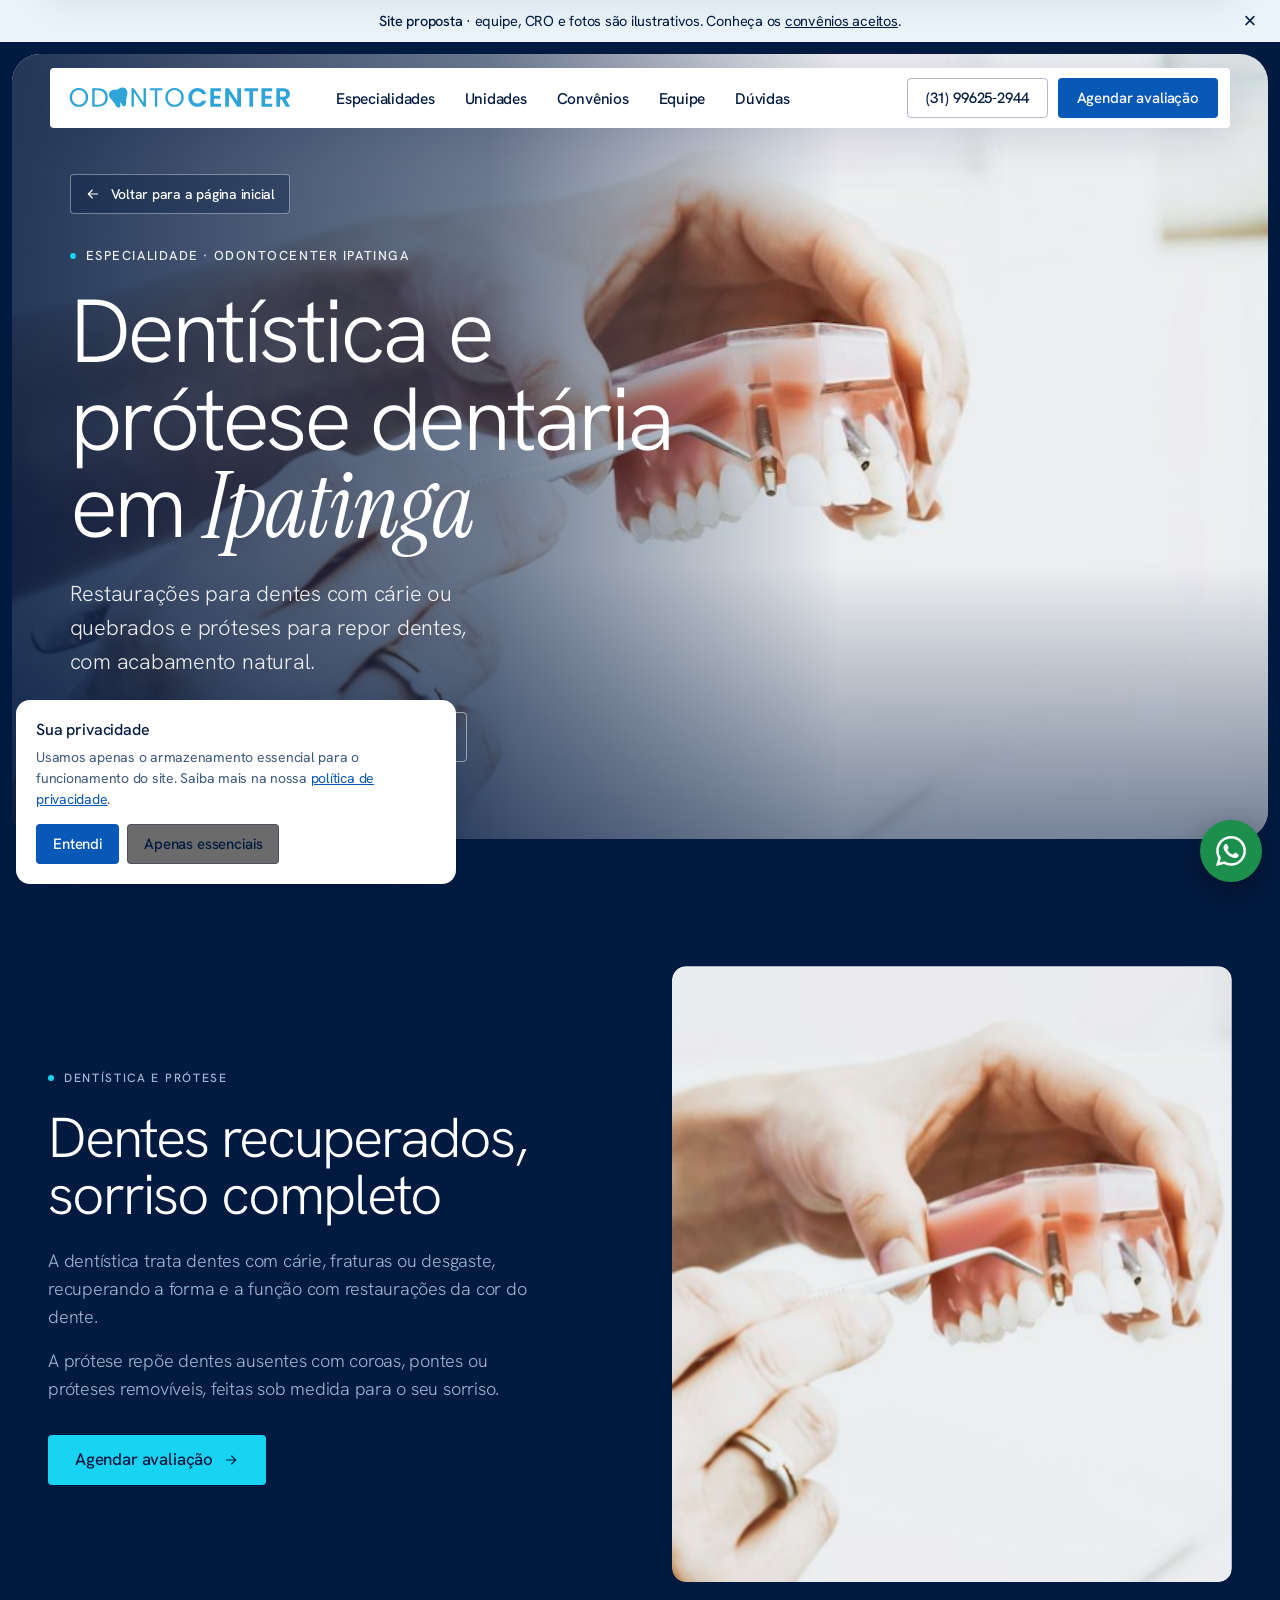
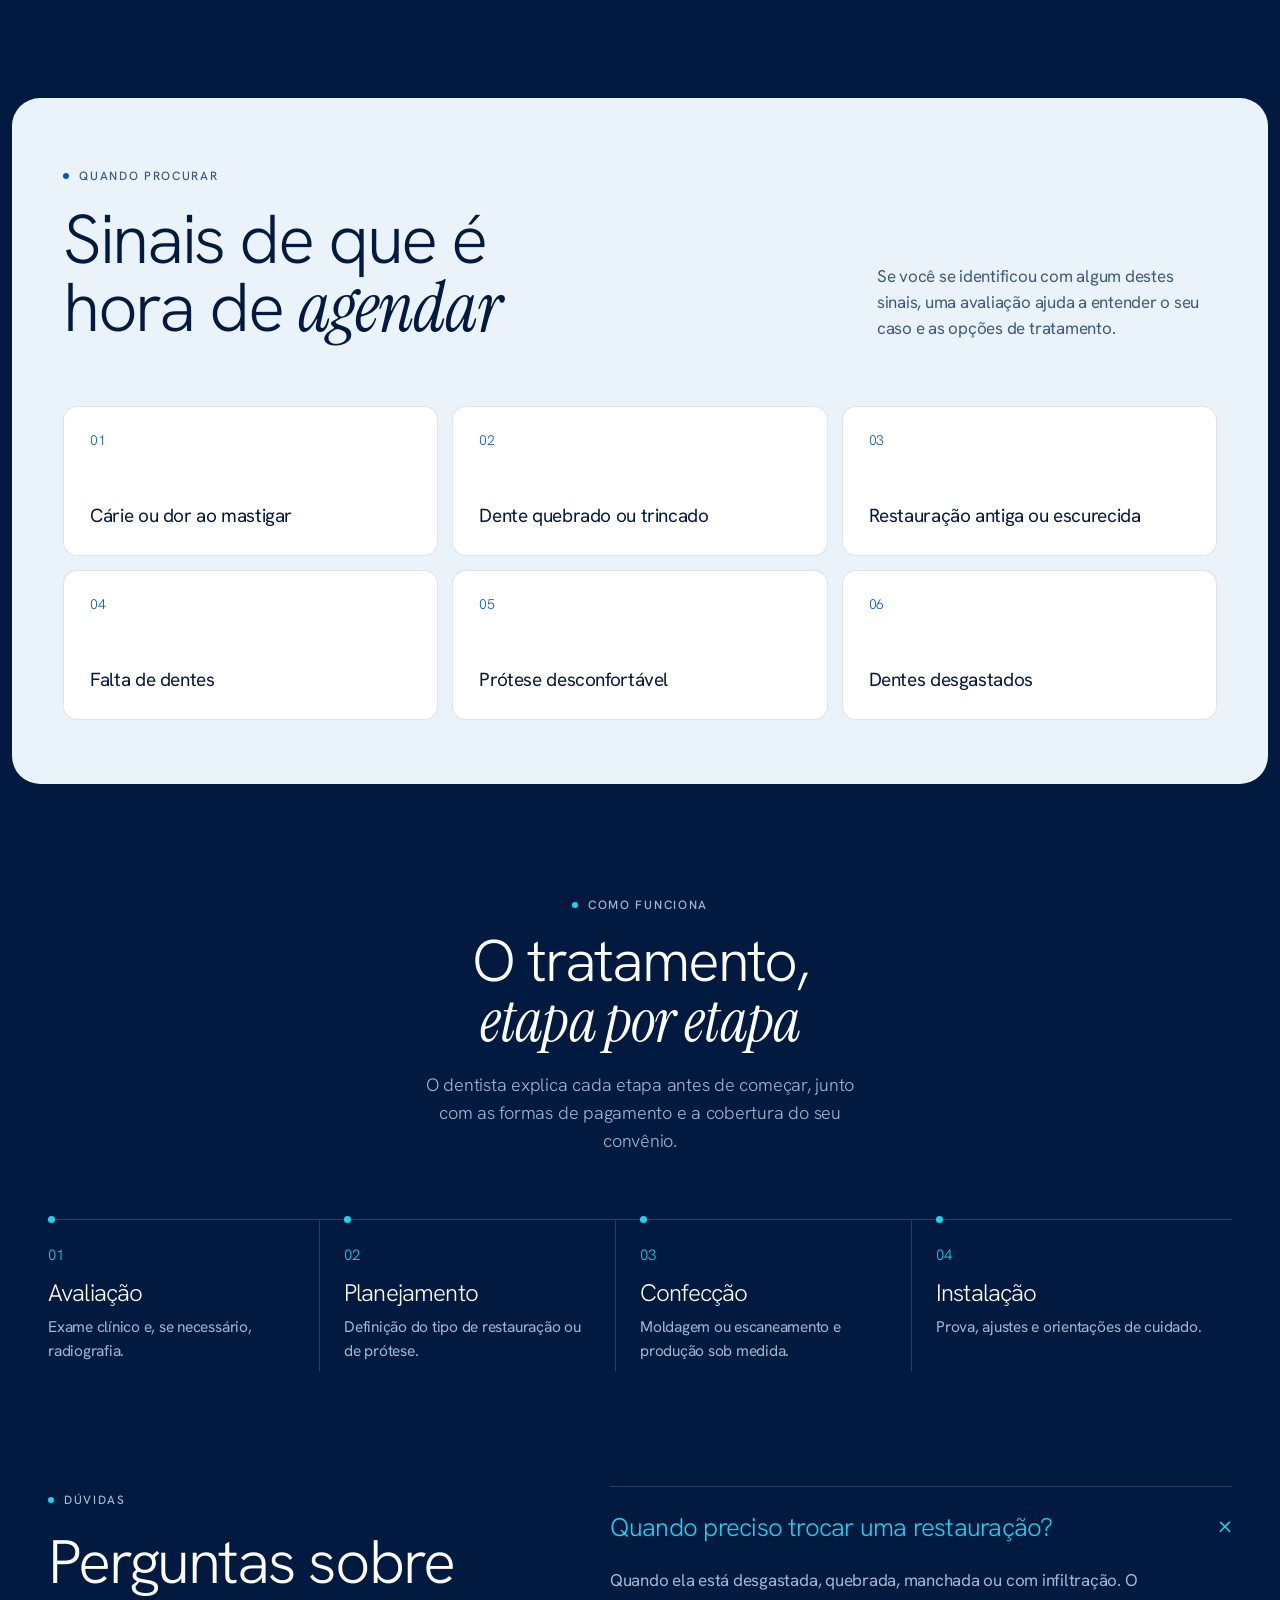
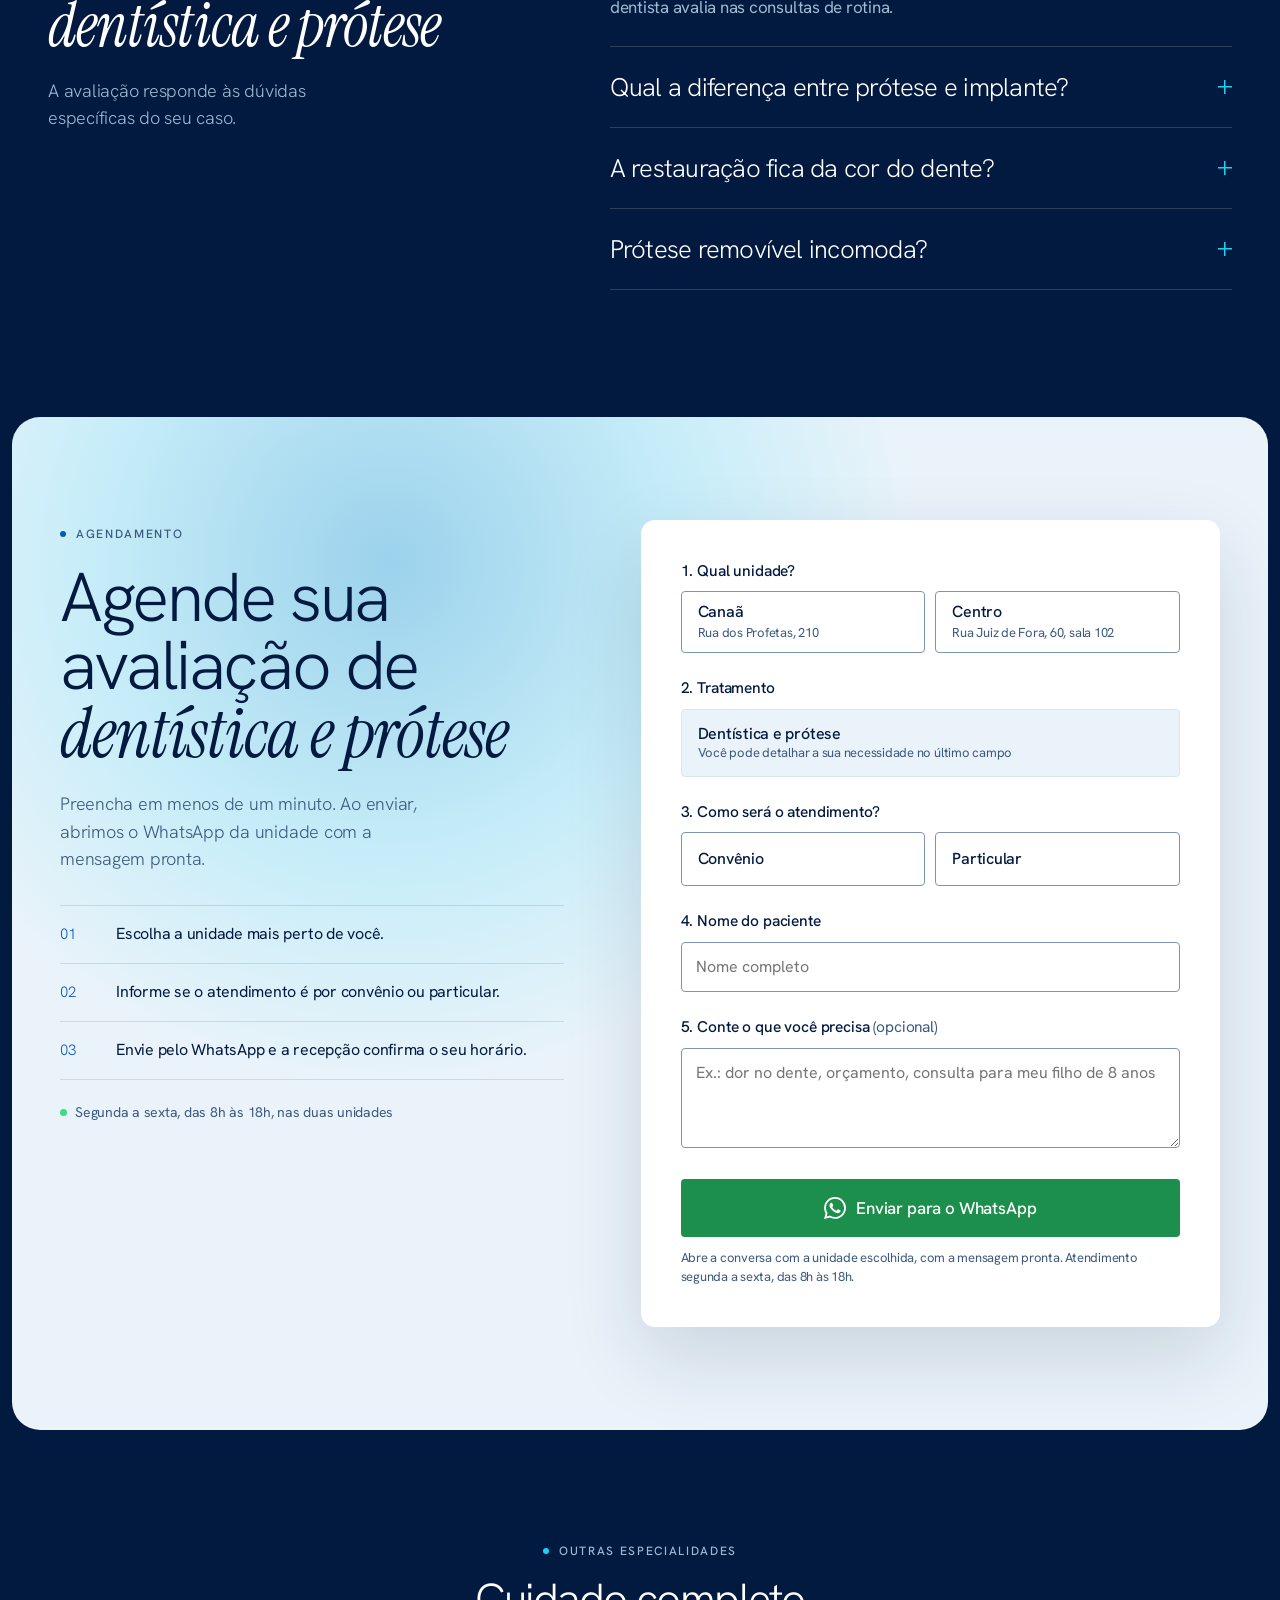
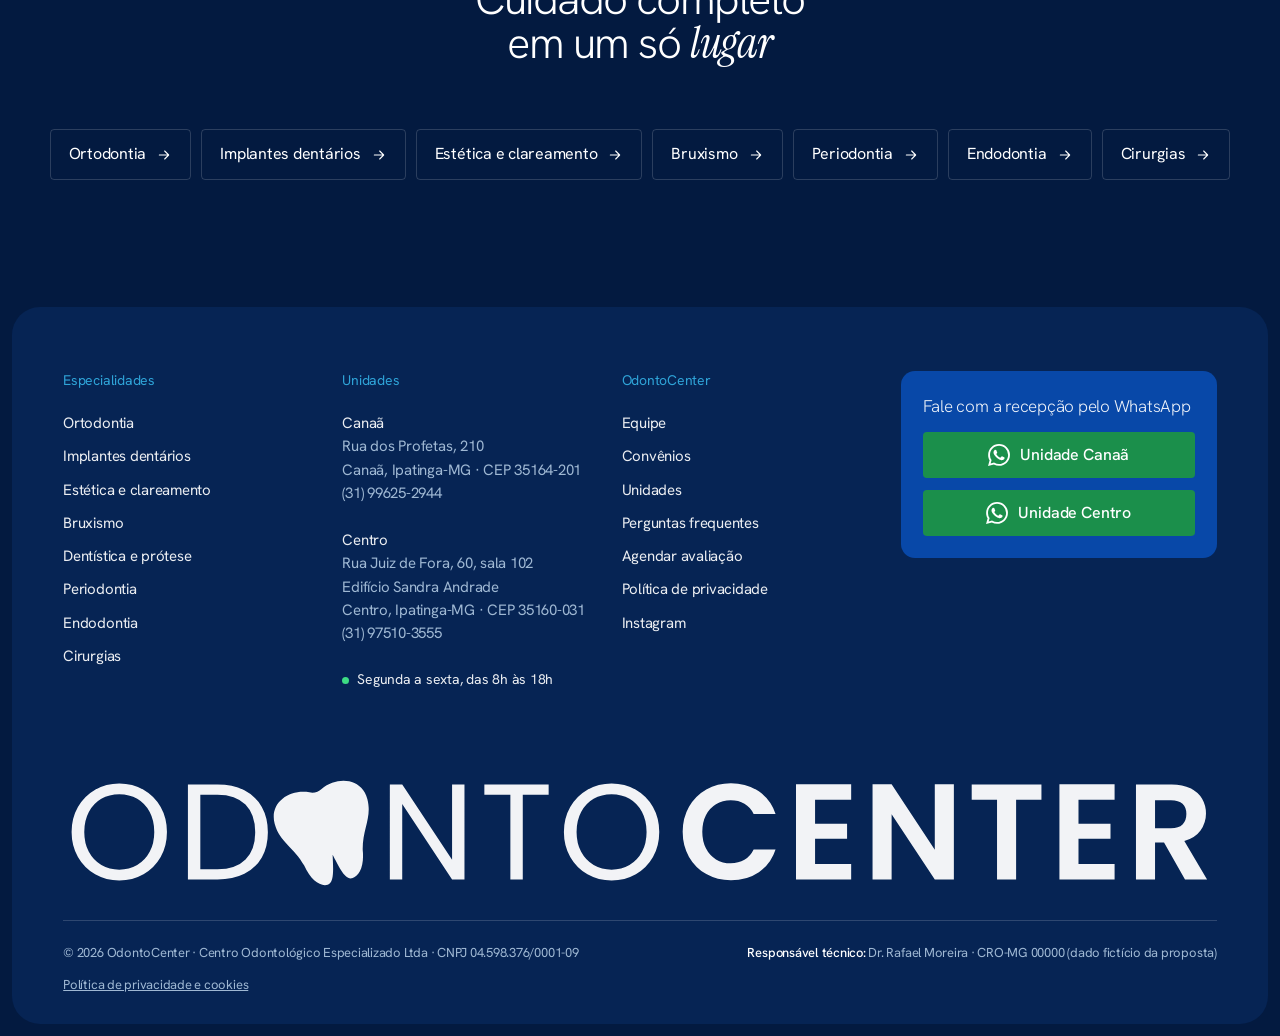
<file: site/especialidades/dentistica-protese-ipatinga.html>
<!doctype html>
<html lang="pt-BR">
<head>
<meta charset="utf-8">
<meta name="viewport" content="width=device-width,initial-scale=1,viewport-fit=cover">
<title>Dentística e prótese dentária em Ipatinga | OdontoCenter</title>
<meta name="description" content="Restaurações para dentes com cárie ou quebrados e próteses para repor dentes, com acabamento natural. Unidades Canaã e Centro, segunda a sexta, das 8h às 18h. Agende pelo WhatsApp.">
<link rel="canonical" href="https://odontocenter-ipatinga.vercel.app/especialidades/dentistica-protese-ipatinga">
<meta name="theme-color" content="#031A40">
<meta name="application-name" content="OdontoCenter">
<meta name="apple-mobile-web-app-title" content="OdontoCenter">
<meta name="format-detection" content="telephone=no">
<link rel="icon" href="../favicon.ico" sizes="48x48">
<link rel="icon" href="../favicon.svg" type="image/svg+xml">
<link rel="apple-touch-icon" href="../apple-touch-icon.png">
<link rel="mask-icon" href="../icons/safari-pinned-tab.svg" color="#0858B8">
<link rel="manifest" href="../site.webmanifest">
<meta property="og:type" content="website">
<meta property="og:site_name" content="OdontoCenter">
<meta property="og:locale" content="pt_BR">
<meta property="og:url" content="https://odontocenter-ipatinga.vercel.app/especialidades/dentistica-protese-ipatinga">
<meta property="og:title" content="Dentística e prótese dentária em Ipatinga | OdontoCenter">
<meta property="og:description" content="Restaurações para dentes com cárie ou quebrados e próteses para repor dentes, com acabamento natural. Unidades Canaã e Centro, segunda a sexta, das 8h às 18h. Agende pelo WhatsApp.">
<meta property="og:image" content="https://odontocenter-ipatinga.vercel.app/og/og-dentistica-protese-ipatinga.jpg">
<meta property="og:image:secure_url" content="https://odontocenter-ipatinga.vercel.app/og/og-dentistica-protese-ipatinga.jpg">
<meta property="og:image:type" content="image/jpeg">
<meta property="og:image:width" content="1200">
<meta property="og:image:height" content="630">
<meta property="og:image:alt" content="Dentística e prótese dentária em Ipatinga na OdontoCenter">
<meta name="twitter:card" content="summary_large_image">
<meta name="twitter:title" content="Dentística e prótese dentária em Ipatinga | OdontoCenter">
<meta name="twitter:description" content="Restaurações para dentes com cárie ou quebrados e próteses para repor dentes, com acabamento natural. Unidades Canaã e Centro, segunda a sexta, das 8h às 18h. Agende pelo WhatsApp.">
<meta name="twitter:image" content="https://odontocenter-ipatinga.vercel.app/og/og-dentistica-protese-ipatinga.jpg">
<meta name="twitter:image:alt" content="Dentística e prótese dentária em Ipatinga na OdontoCenter">
<link rel="stylesheet" href="https://fonts.googleapis.com/css2?family=Hanken+Grotesk:wght@300;400;500;600&family=Instrument+Serif:ital@0;1&display=swap">
<link rel="stylesheet" href="../assets/site.css">
<style>html,body{margin:0}:root{color-scheme:dark}</style>
</head>
<body>
<a class="skip" href="#conteudo">Ir para o conteúdo</a>
<div class="announce" id="announce"><span><b style="font-weight:500">Site proposta</b> · equipe, CRO e fotos são ilustrativos. Conheça os <a href="../index.html#convenios">convênios aceitos</a>.</span><button type="button" id="announce-x" aria-label="Fechar aviso">×</button></div>
<div class="navcard stick" id="stick" aria-hidden="true"><a href="../index.html" aria-label="OdontoCenter, página inicial"><svg class="logo" viewBox="-2 -8.38 846.94 90.74" role="img" aria-label="OdontoCenter"><path fill="currentColor" d="M4.3 34.9Q4.3 24.7 8.95 16.55Q13.6 8.4 21.6 3.85Q29.6 -0.7 39.3 -0.7Q49.1 -0.7 57.1 3.85Q65.1 8.4 69.7 16.5Q74.3 24.6 74.3 34.9Q74.3 45.2 69.7 53.3Q65.1 61.4 57.1 65.95Q49.1 70.5 39.3 70.5Q29.6 70.5 21.6 65.95Q13.6 61.4 8.95 53.25Q4.3 45.1 4.3 34.9ZM65 34.9Q65 26.5 61.65 20.25Q58.3 14 52.5 10.6Q46.7 7.2 39.3 7.2Q31.9 7.2 26.1 10.6Q20.3 14 16.95 20.25Q13.6 26.5 13.6 34.9Q13.6 43.2 16.95 49.5Q20.3 55.8 26.15 59.2Q32 62.6 39.3 62.6Q46.6 62.6 52.45 59.2Q58.3 55.8 61.65 49.5Q65 43.2 65 34.9Z M148.4 35.1Q148.4 45.8 143.95 53.65Q139.5 61.5 131.15 65.65Q122.8 69.8 111.4 69.8H89.7V0.1H111.4Q122.8 0.1 131.15 4.35Q139.5 8.6 143.95 16.5Q148.4 24.4 148.4 35.1ZM139.1 35.1Q139.1 22.1 131.95 14.8Q124.8 7.5 111.4 7.5H98.8V62.3H111.4Q124.9 62.3 132 55.15Q139.1 48 139.1 35.1Z M292.74 69.8H283.64L247.04 14.3V69.8H237.94V0H247.04L283.64 55.4V0H292.74Z M354.54 0.1V7.5H335.54V69.8H326.44V7.5H307.34V0.1Z M365.74 34.9Q365.74 24.7 370.39 16.55Q375.04 8.4 383.04 3.85Q391.04 -0.7 400.74 -0.7Q410.54 -0.7 418.54 3.85Q426.54 8.4 431.14 16.5Q435.74 24.6 435.74 34.9Q435.74 45.2 431.14 53.3Q426.54 61.4 418.54 65.95Q410.54 70.5 400.74 70.5Q391.04 70.5 383.04 65.95Q375.04 61.4 370.39 53.25Q365.74 45.1 365.74 34.9ZM426.44 34.9Q426.44 26.5 423.09 20.25Q419.74 14 413.94 10.6Q408.14 7.2 400.74 7.2Q393.34 7.2 387.54 10.6Q381.74 14 378.39 20.25Q375.04 26.5 375.04 34.9Q375.04 43.2 378.39 49.5Q381.74 55.8 387.59 59.2Q393.44 62.6 400.74 62.6Q408.04 62.6 413.89 59.2Q419.74 55.8 423.09 49.5Q426.44 43.2 426.44 34.9Z M488.34 -0.9Q500.04 -0.9 508.84 5.1Q517.64 11.1 521.14 21.7H505.04Q502.64 16.7 498.29 14.2Q493.94 11.7 488.24 11.7Q482.14 11.7 477.39 14.55Q472.64 17.4 469.99 22.6Q467.34 27.8 467.34 34.8Q467.34 41.7 469.99 46.95Q472.64 52.2 477.39 55.05Q482.14 57.9 488.24 57.9Q493.94 57.9 498.29 55.35Q502.64 52.8 505.04 47.8H521.14Q517.64 58.5 508.89 64.45Q500.14 70.4 488.34 70.4Q478.34 70.4 470.29 65.85Q462.24 61.3 457.59 53.2Q452.94 45.1 452.94 34.8Q452.94 24.5 457.59 16.35Q462.24 8.2 470.29 3.65Q478.34 -0.9 488.34 -0.9Z M550.14 11.3V28.8H573.64V39.9H550.14V58.4H576.64V69.8H536.14V-0.1H576.64V11.3Z M652.04 69.8H638.04L606.34 21.9V69.8H592.34V-0.1H606.34L638.04 47.9V-0.1H652.04Z M716.34 0V11.3H697.74V69.8H683.74V11.3H665.14V0Z M743.54 11.3V28.8H767.04V39.9H743.54V58.4H770.04V69.8H729.54V-0.1H770.04V11.3Z M821.74 69.8 806.34 42.6H799.74V69.8H785.74V0H811.94Q820.04 0 825.74 2.85Q831.44 5.7 834.29 10.55Q837.14 15.4 837.14 21.4Q837.14 28.3 833.14 33.85Q829.14 39.4 821.24 41.5L837.94 69.8ZM799.74 32.1H811.44Q817.14 32.1 819.94 29.35Q822.74 26.6 822.74 21.7Q822.74 16.9 819.94 14.25Q817.14 11.6 811.44 11.6H799.74Z M153.39,28.84 C 149.33,13.67 163.81,3.29 178.87,5.76 C 181.96,6.56 185.54,5.60 187.82,3.36 C 199.62,-6.30 217.35,-4.55 221.42,10.62 C 225.07,24.27 217.75,32.74 218.03,48.11 C 219.29,59.96 215.55,67.47 210.18,68.91 C 204.81,70.35 199.76,58.69 195.94,51.59 C 196.18,59.65 197.65,72.27 192.28,73.71 C 186.91,75.14 179.91,70.52 175.07,59.62 C 167.63,46.17 157.05,42.50 153.39,28.84Z"/></svg></a><nav aria-label="Principal"><a href="../index.html#especialidades">Especialidades</a><a href="../index.html#unidades">Unidades</a><a href="../index.html#convenios">Convênios</a><a href="../index.html#equipe">Equipe</a><a href="../index.html#duvidas">Dúvidas</a></nav><div class="end"><a class="tel btn btn-ob" href="tel:+5531996252944">(31) 99625-2944</a><a class="btn btn-b" href="#agendar">Agendar avaliação</a><button class="burger" type="button" aria-label="Abrir menu" aria-expanded="false" aria-controls="drawer"><span></span></button></div></div>
<div class="drawer" id="drawer" aria-hidden="true" role="dialog" aria-label="Menu"><button class="drawer-close" type="button" aria-label="Fechar menu">×</button><a class="dl" href="../index.html#especialidades">Especialidades<svg class="ar" viewBox="0 0 24 24" fill="none" stroke="currentColor" stroke-width="1.6" stroke-linecap="round" stroke-linejoin="round" aria-hidden="true"><path d="M5 12h14M13 6l6 6-6 6"/></svg></a><a class="dl" href="../index.html#unidades">Unidades<svg class="ar" viewBox="0 0 24 24" fill="none" stroke="currentColor" stroke-width="1.6" stroke-linecap="round" stroke-linejoin="round" aria-hidden="true"><path d="M5 12h14M13 6l6 6-6 6"/></svg></a><a class="dl" href="../index.html#convenios">Convênios<svg class="ar" viewBox="0 0 24 24" fill="none" stroke="currentColor" stroke-width="1.6" stroke-linecap="round" stroke-linejoin="round" aria-hidden="true"><path d="M5 12h14M13 6l6 6-6 6"/></svg></a><a class="dl" href="../index.html#equipe">Equipe<svg class="ar" viewBox="0 0 24 24" fill="none" stroke="currentColor" stroke-width="1.6" stroke-linecap="round" stroke-linejoin="round" aria-hidden="true"><path d="M5 12h14M13 6l6 6-6 6"/></svg></a><a class="dl" href="../index.html#duvidas">Dúvidas<svg class="ar" viewBox="0 0 24 24" fill="none" stroke="currentColor" stroke-width="1.6" stroke-linecap="round" stroke-linejoin="round" aria-hidden="true"><path d="M5 12h14M13 6l6 6-6 6"/></svg></a><a class="dl" href="#agendar">Agendar avaliação<svg class="ar" viewBox="0 0 24 24" fill="none" stroke="currentColor" stroke-width="1.6" stroke-linecap="round" stroke-linejoin="round" aria-hidden="true"><path d="M5 12h14M13 6l6 6-6 6"/></svg></a><div class="dsub"><a href="../especialidades/ortodontia-ipatinga.html">Ortodontia</a><a href="../especialidades/implante-dentario-ipatinga.html">Implantes dentários</a><a href="../especialidades/clareamento-estetica-dental-ipatinga.html">Estética e clareamento</a><a href="../especialidades/bruxismo-ipatinga.html">Bruxismo</a><a href="../especialidades/dentistica-protese-ipatinga.html">Dentística e prótese</a><a href="../especialidades/periodontia-tratamento-gengiva-ipatinga.html">Periodontia</a><a href="../especialidades/tratamento-de-canal-endodontia-ipatinga.html">Endodontia</a><a href="../especialidades/cirurgia-odontologica-ipatinga.html">Cirurgias</a></div><div class="dbot"><a class="btn btn-wa" data-wa="canaa" href="#"><svg class="wa" width="22" height="22" viewBox="0 0 24 24" fill="currentColor" aria-hidden="true"><path d="M17.472 14.382c-.297-.149-1.758-.867-2.03-.967-.273-.099-.471-.148-.67.15-.197.297-.767.966-.94 1.164-.173.199-.347.223-.644.075-.297-.15-1.255-.463-2.39-1.475-.883-.788-1.48-1.761-1.653-2.059-.173-.297-.018-.458.13-.606.134-.133.298-.347.446-.52.149-.174.198-.298.298-.497.099-.198.05-.371-.025-.52-.075-.149-.669-1.612-.916-2.207-.242-.579-.487-.5-.669-.51-.173-.008-.371-.01-.57-.01-.198 0-.52.074-.792.372-.272.297-1.04 1.016-1.04 2.479 0 1.462 1.065 2.875 1.213 3.074.149.198 2.096 3.2 5.077 4.487.709.306 1.262.489 1.694.625.712.227 1.36.195 1.871.118.571-.085 1.758-.719 2.006-1.413.248-.694.248-1.289.173-1.413-.074-.124-.272-.198-.57-.347m-5.421 7.403h-.004a9.87 9.87 0 01-5.031-1.378l-.361-.214-3.741.982.998-3.648-.235-.374a9.86 9.86 0 01-1.51-5.26c.001-5.45 4.436-9.884 9.888-9.884 2.64 0 5.122 1.03 6.988 2.898a9.825 9.825 0 012.893 6.994c-.003 5.45-4.437 9.884-9.885 9.884m8.413-18.297A11.815 11.815 0 0012.05 0C5.495 0 .16 5.335.157 11.892c0 2.096.547 4.142 1.588 5.945L.057 24l6.305-1.654a11.882 11.882 0 005.683 1.448h.005c6.554 0 11.89-5.335 11.893-11.893a11.821 11.821 0 00-3.48-8.413Z"/></svg> WhatsApp Canaã</a><a class="btn btn-wa" data-wa="centro" href="#"><svg class="wa" width="22" height="22" viewBox="0 0 24 24" fill="currentColor" aria-hidden="true"><path d="M17.472 14.382c-.297-.149-1.758-.867-2.03-.967-.273-.099-.471-.148-.67.15-.197.297-.767.966-.94 1.164-.173.199-.347.223-.644.075-.297-.15-1.255-.463-2.39-1.475-.883-.788-1.48-1.761-1.653-2.059-.173-.297-.018-.458.13-.606.134-.133.298-.347.446-.52.149-.174.198-.298.298-.497.099-.198.05-.371-.025-.52-.075-.149-.669-1.612-.916-2.207-.242-.579-.487-.5-.669-.51-.173-.008-.371-.01-.57-.01-.198 0-.52.074-.792.372-.272.297-1.04 1.016-1.04 2.479 0 1.462 1.065 2.875 1.213 3.074.149.198 2.096 3.2 5.077 4.487.709.306 1.262.489 1.694.625.712.227 1.36.195 1.871.118.571-.085 1.758-.719 2.006-1.413.248-.694.248-1.289.173-1.413-.074-.124-.272-.198-.57-.347m-5.421 7.403h-.004a9.87 9.87 0 01-5.031-1.378l-.361-.214-3.741.982.998-3.648-.235-.374a9.86 9.86 0 01-1.51-5.26c.001-5.45 4.436-9.884 9.888-9.884 2.64 0 5.122 1.03 6.988 2.898a9.825 9.825 0 012.893 6.994c-.003 5.45-4.437 9.884-9.885 9.884m8.413-18.297A11.815 11.815 0 0012.05 0C5.495 0 .16 5.335.157 11.892c0 2.096.547 4.142 1.588 5.945L.057 24l6.305-1.654a11.882 11.882 0 005.683 1.448h.005c6.554 0 11.89-5.335 11.893-11.893a11.821 11.821 0 00-3.48-8.413Z"/></svg> WhatsApp Centro</a><span class="hours">Segunda a sexta, das 8h às 18h</span></div></div>
<main id="conteudo">
<header class="hero sub-hero" id="topo">
  <div class="hero-bg"><img class="photo-grade" src="../img/protese.jpg" alt="" fetchpriority="high"></div>
  <div class="navcard"><a href="../index.html" aria-label="OdontoCenter, página inicial"><svg class="logo" viewBox="-2 -8.38 846.94 90.74" role="img" aria-label="OdontoCenter"><path fill="currentColor" d="M4.3 34.9Q4.3 24.7 8.95 16.55Q13.6 8.4 21.6 3.85Q29.6 -0.7 39.3 -0.7Q49.1 -0.7 57.1 3.85Q65.1 8.4 69.7 16.5Q74.3 24.6 74.3 34.9Q74.3 45.2 69.7 53.3Q65.1 61.4 57.1 65.95Q49.1 70.5 39.3 70.5Q29.6 70.5 21.6 65.95Q13.6 61.4 8.95 53.25Q4.3 45.1 4.3 34.9ZM65 34.9Q65 26.5 61.65 20.25Q58.3 14 52.5 10.6Q46.7 7.2 39.3 7.2Q31.9 7.2 26.1 10.6Q20.3 14 16.95 20.25Q13.6 26.5 13.6 34.9Q13.6 43.2 16.95 49.5Q20.3 55.8 26.15 59.2Q32 62.6 39.3 62.6Q46.6 62.6 52.45 59.2Q58.3 55.8 61.65 49.5Q65 43.2 65 34.9Z M148.4 35.1Q148.4 45.8 143.95 53.65Q139.5 61.5 131.15 65.65Q122.8 69.8 111.4 69.8H89.7V0.1H111.4Q122.8 0.1 131.15 4.35Q139.5 8.6 143.95 16.5Q148.4 24.4 148.4 35.1ZM139.1 35.1Q139.1 22.1 131.95 14.8Q124.8 7.5 111.4 7.5H98.8V62.3H111.4Q124.9 62.3 132 55.15Q139.1 48 139.1 35.1Z M292.74 69.8H283.64L247.04 14.3V69.8H237.94V0H247.04L283.64 55.4V0H292.74Z M354.54 0.1V7.5H335.54V69.8H326.44V7.5H307.34V0.1Z M365.74 34.9Q365.74 24.7 370.39 16.55Q375.04 8.4 383.04 3.85Q391.04 -0.7 400.74 -0.7Q410.54 -0.7 418.54 3.85Q426.54 8.4 431.14 16.5Q435.74 24.6 435.74 34.9Q435.74 45.2 431.14 53.3Q426.54 61.4 418.54 65.95Q410.54 70.5 400.74 70.5Q391.04 70.5 383.04 65.95Q375.04 61.4 370.39 53.25Q365.74 45.1 365.74 34.9ZM426.44 34.9Q426.44 26.5 423.09 20.25Q419.74 14 413.94 10.6Q408.14 7.2 400.74 7.2Q393.34 7.2 387.54 10.6Q381.74 14 378.39 20.25Q375.04 26.5 375.04 34.9Q375.04 43.2 378.39 49.5Q381.74 55.8 387.59 59.2Q393.44 62.6 400.74 62.6Q408.04 62.6 413.89 59.2Q419.74 55.8 423.09 49.5Q426.44 43.2 426.44 34.9Z M488.34 -0.9Q500.04 -0.9 508.84 5.1Q517.64 11.1 521.14 21.7H505.04Q502.64 16.7 498.29 14.2Q493.94 11.7 488.24 11.7Q482.14 11.7 477.39 14.55Q472.64 17.4 469.99 22.6Q467.34 27.8 467.34 34.8Q467.34 41.7 469.99 46.95Q472.64 52.2 477.39 55.05Q482.14 57.9 488.24 57.9Q493.94 57.9 498.29 55.35Q502.64 52.8 505.04 47.8H521.14Q517.64 58.5 508.89 64.45Q500.14 70.4 488.34 70.4Q478.34 70.4 470.29 65.85Q462.24 61.3 457.59 53.2Q452.94 45.1 452.94 34.8Q452.94 24.5 457.59 16.35Q462.24 8.2 470.29 3.65Q478.34 -0.9 488.34 -0.9Z M550.14 11.3V28.8H573.64V39.9H550.14V58.4H576.64V69.8H536.14V-0.1H576.64V11.3Z M652.04 69.8H638.04L606.34 21.9V69.8H592.34V-0.1H606.34L638.04 47.9V-0.1H652.04Z M716.34 0V11.3H697.74V69.8H683.74V11.3H665.14V0Z M743.54 11.3V28.8H767.04V39.9H743.54V58.4H770.04V69.8H729.54V-0.1H770.04V11.3Z M821.74 69.8 806.34 42.6H799.74V69.8H785.74V0H811.94Q820.04 0 825.74 2.85Q831.44 5.7 834.29 10.55Q837.14 15.4 837.14 21.4Q837.14 28.3 833.14 33.85Q829.14 39.4 821.24 41.5L837.94 69.8ZM799.74 32.1H811.44Q817.14 32.1 819.94 29.35Q822.74 26.6 822.74 21.7Q822.74 16.9 819.94 14.25Q817.14 11.6 811.44 11.6H799.74Z M153.39,28.84 C 149.33,13.67 163.81,3.29 178.87,5.76 C 181.96,6.56 185.54,5.60 187.82,3.36 C 199.62,-6.30 217.35,-4.55 221.42,10.62 C 225.07,24.27 217.75,32.74 218.03,48.11 C 219.29,59.96 215.55,67.47 210.18,68.91 C 204.81,70.35 199.76,58.69 195.94,51.59 C 196.18,59.65 197.65,72.27 192.28,73.71 C 186.91,75.14 179.91,70.52 175.07,59.62 C 167.63,46.17 157.05,42.50 153.39,28.84Z"/></svg></a><nav aria-label="Principal"><a href="../index.html#especialidades">Especialidades</a><a href="../index.html#unidades">Unidades</a><a href="../index.html#convenios">Convênios</a><a href="../index.html#equipe">Equipe</a><a href="../index.html#duvidas">Dúvidas</a></nav><div class="end"><a class="tel btn btn-ob" href="tel:+5531996252944">(31) 99625-2944</a><a class="btn btn-b" href="#agendar">Agendar avaliação</a><button class="burger" type="button" aria-label="Abrir menu" aria-expanded="false" aria-controls="drawer"><span></span></button></div></div>
  <div class="hero-copy">
    <a class="back rv" href="../index.html"><svg class="ar" viewBox="0 0 24 24" fill="none" stroke="currentColor" stroke-width="1.6" stroke-linecap="round" stroke-linejoin="round" aria-hidden="true"><path d="M5 12h14M13 6l6 6-6 6"/></svg> Voltar para a página inicial</a>
    <p class="hero-eyebrow rv" style="--d:.05s">Especialidade · OdontoCenter Ipatinga</p>
    <h1><span class="ln"><span style="--d:.15s">Dentística e prótese dentária</span></span><span class="ln"><span style="--d:.27s">em <span class="it">Ipatinga</span></span></span></h1>
    <p class="sub rv" style="--d:.45s">Restaurações para dentes com cárie ou quebrados e próteses para repor dentes, com acabamento natural.</p>
    <div class="row rv" style="--d:.58s"><a class="btn btn-e" href="#agendar">Agendar avaliação <svg class="ar" viewBox="0 0 24 24" fill="none" stroke="currentColor" stroke-width="1.6" stroke-linecap="round" stroke-linejoin="round" aria-hidden="true"><path d="M5 12h14M13 6l6 6-6 6"/></svg></a><a class="btn btn-o" href="#como-funciona">Como funciona</a></div>
  </div>
</header>

<section class="sec" aria-labelledby="h-about"><div class="wrap"><div class="about">
  <div><span class="eyebrow rv">Dentística e prótese</span><h2 class="rv" id="h-about" style="--d:.08s">Dentes recuperados, sorriso completo</h2><p class="rv" style="--d:.16s">A dentística trata dentes com cárie, fraturas ou desgaste, recuperando a forma e a função com restaurações da cor do dente.</p><p class="rv" style="--d:.16s">A prótese repõe dentes ausentes com coroas, pontes ou próteses removíveis, feitas sob medida para o seu sorriso.</p>
    <div class="row rv" style="margin-top:32px;--d:.22s"><a class="btn btn-e" href="#agendar">Agendar avaliação <svg class="ar" viewBox="0 0 24 24" fill="none" stroke="currentColor" stroke-width="1.6" stroke-linecap="round" stroke-linejoin="round" aria-hidden="true"><path d="M5 12h14M13 6l6 6-6 6"/></svg></a></div></div>
  <div class="ph rv-img"><img class="photo-grade" data-par src="../img/protese.jpg" alt="" loading="lazy"></div>
</div></div></section>

<section class="panel light" aria-labelledby="h-signs">
  <div class="panel-head"><div><span class="eyebrow rv">Quando procurar</span><h2 class="rv" id="h-signs" style="--d:.08s;margin-top:20px">Sinais de que é hora de <span class="it">agendar</span></h2></div><p class="intro rv" style="--d:.16s">Se você se identificou com algum destes sinais, uma avaliação ajuda a entender o seu caso e as opções de tratamento.</p></div>
  <div class="signs"><div class="sign rv" style="--d:0.00s"><i>01</i><p>Cárie ou dor ao mastigar</p></div><div class="sign rv" style="--d:0.05s"><i>02</i><p>Dente quebrado ou trincado</p></div><div class="sign rv" style="--d:0.10s"><i>03</i><p>Restauração antiga ou escurecida</p></div><div class="sign rv" style="--d:0.15s"><i>04</i><p>Falta de dentes</p></div><div class="sign rv" style="--d:0.20s"><i>05</i><p>Prótese desconfortável</p></div><div class="sign rv" style="--d:0.25s"><i>06</i><p>Dentes desgastados</p></div></div>
</section>

<section class="sec" id="como-funciona" aria-labelledby="h-steps"><div class="wrap">
  <div class="sec-head"><span class="eyebrow rv">Como funciona</span><h2 class="rv" id="h-steps" style="--d:.08s">O tratamento, <span class="it">etapa por etapa</span></h2><p class="rv" style="--d:.16s">O dentista explica cada etapa antes de começar, junto com as formas de pagamento e a cobertura do seu convênio.</p></div>
  <ol class="journey journey-wrap" style="--n:4"><li class="rv" style="--d:0.00s"><b>01</b><h3>Avaliação</h3><p>Exame clínico e, se necessário, radiografia.</p></li><li class="rv" style="--d:0.08s"><b>02</b><h3>Planejamento</h3><p>Definição do tipo de restauração ou de prótese.</p></li><li class="rv" style="--d:0.16s"><b>03</b><h3>Confecção</h3><p>Moldagem ou escaneamento e produção sob medida.</p></li><li class="rv" style="--d:0.24s"><b>04</b><h3>Instalação</h3><p>Prova, ajustes e orientações de cuidado.</p></li></ol>
</div></section>

<section class="sec" style="padding-top:0" aria-labelledby="h-fq"><div class="wrap"><div class="faqs">
  <div><span class="eyebrow rv">Dúvidas</span><h2 class="rv" id="h-fq" style="--d:.08s">Perguntas sobre <span class="it">dentística e prótese</span></h2><p class="intro rv" style="--d:.16s">A avaliação responde às dúvidas específicas do seu caso.</p></div>
  <div class="rv" style="--d:.1s"><details open><summary>Quando preciso trocar uma restauração?</summary><p>Quando ela está desgastada, quebrada, manchada ou com infiltração. O dentista avalia nas consultas de rotina.</p></details><details><summary>Qual a diferença entre prótese e implante?</summary><p>A prótese substitui o dente na parte visível. O implante substitui também a raiz e pode servir de base para uma prótese fixa.</p></details><details><summary>A restauração fica da cor do dente?</summary><p>Sim. As restaurações estéticas usam materiais na cor do dente.</p></details><details><summary>Prótese removível incomoda?</summary><p>No começo há um período de adaptação. Ajustes nas consultas deixam a prótese mais confortável.</p></details></div>
</div></div></section>

<section class="cta light" id="agendar" aria-labelledby="h-ag"><div class="wrap"><div class="cta-grid">
  <div>
    <span class="eyebrow rv">Agendamento</span>
    <h2 class="rv" id="h-ag" style="--d:.08s">Agende sua avaliação de <span class="it">dentística e prótese</span></h2>
    <p class="intro rv" style="--d:.16s">Preencha em menos de um minuto. Ao enviar, abrimos o WhatsApp da unidade com a mensagem pronta.</p>
    <ol class="steps rv" style="--d:.22s"><li><span>01</span>Escolha a unidade mais perto de você.</li><li><span>02</span>Informe se o atendimento é por convênio ou particular.</li><li><span>03</span>Envie pelo WhatsApp e a recepção confirma o seu horário.</li></ol>
    <p class="hours rv" style="--d:.28s;margin-top:22px">Segunda a sexta, das 8h às 18h, nas duas unidades</p>
  </div>
  <form class="card rv" style="--d:.12s" id="form-agenda" novalidate>
    <fieldset id="f-unit"><legend>1. Qual unidade?</legend><div class="choices units"><label><input type="radio" name="unidade" value="canaa"><span class="c">Canaã<small>Rua dos Profetas, 210</small></span></label><label><input type="radio" name="unidade" value="centro"><span class="c">Centro<small>Rua Juiz de Fora, 60, sala 102</small></span></label></div><p class="err">Escolha uma unidade.</p></fieldset>
    <div id="f-serv"><span class="lb">2. Tratamento</span><div class="svc-chip"><span>Dentística e prótese<small>Você pode detalhar a sua necessidade no último campo</small></span></div><input type="hidden" id="servico" value="Dentística e prótese"></div>
    <fieldset id="f-tipo"><legend>3. Como será o atendimento?</legend>
      <div class="choices"><label><input type="radio" name="tipo" value="Convênio"><span class="c">Convênio</span></label><label><input type="radio" name="tipo" value="Particular"><span class="c">Particular</span></label></div><p class="err">Informe se é convênio ou particular.</p>
      <div class="conv" id="conv-box" hidden style="margin-top:14px"><label class="lb" for="convenio">Qual convênio?</label><select id="convenio" name="convenio"><option value="">Selecione</option><option value="LumarMetals">LumarMetals</option><option value="AAPI">AAPI</option><option value="Novo Oriente (plano de assistência familiar)">Novo Oriente (plano de assistência familiar)</option><option value="Cenibra">Cenibra</option><option value="Correios – Postal Saúde">Correios – Postal Saúde</option><option value="COPASS Saúde">COPASS Saúde</option><option value="Rede UNNA: Bradesco">Rede UNNA: Bradesco</option><option value="Rede UNNA: Unimed">Rede UNNA: Unimed</option><option value="Rede UNNA: Riachuelo (RCHLO)">Rede UNNA: Riachuelo (RCHLO)</option><option value="Rede UNNA: OdontoPrev">Rede UNNA: OdontoPrev</option><option value="Brasil Dental">Brasil Dental</option><option value="Rede Dental">Rede Dental</option><option value="Prívian">Prívian</option><option value="Odontoserv">Odontoserv</option><option value="SEPAO">SEPAO</option><option value="Prontodente">Prontodente</option><option value="IBI">IBI</option><option value="DM Odonto">DM Odonto</option><option value="Outro convênio">Outro convênio</option></select><p class="err">Escolha o convênio.</p></div></fieldset>
    <div id="f-nome"><label class="lb" for="nome">4. Nome do paciente</label><input type="text" id="nome" name="nome" autocomplete="name" required placeholder="Nome completo"><p class="err">Informe o nome do paciente.</p></div>
    <div><label class="lb" for="desc">5. Conte o que você precisa <span class="opt">(opcional)</span></label><textarea id="desc" name="desc" placeholder="Ex.: dor no dente, orçamento, consulta para meu filho de 8 anos"></textarea></div>
    <div class="submit"><a class="btn btn-wa" id="send" href="#agendar" target="_blank" rel="noopener" role="button"><svg class="wa" width="22" height="22" viewBox="0 0 24 24" fill="currentColor" aria-hidden="true"><path d="M17.472 14.382c-.297-.149-1.758-.867-2.03-.967-.273-.099-.471-.148-.67.15-.197.297-.767.966-.94 1.164-.173.199-.347.223-.644.075-.297-.15-1.255-.463-2.39-1.475-.883-.788-1.48-1.761-1.653-2.059-.173-.297-.018-.458.13-.606.134-.133.298-.347.446-.52.149-.174.198-.298.298-.497.099-.198.05-.371-.025-.52-.075-.149-.669-1.612-.916-2.207-.242-.579-.487-.5-.669-.51-.173-.008-.371-.01-.57-.01-.198 0-.52.074-.792.372-.272.297-1.04 1.016-1.04 2.479 0 1.462 1.065 2.875 1.213 3.074.149.198 2.096 3.2 5.077 4.487.709.306 1.262.489 1.694.625.712.227 1.36.195 1.871.118.571-.085 1.758-.719 2.006-1.413.248-.694.248-1.289.173-1.413-.074-.124-.272-.198-.57-.347m-5.421 7.403h-.004a9.87 9.87 0 01-5.031-1.378l-.361-.214-3.741.982.998-3.648-.235-.374a9.86 9.86 0 01-1.51-5.26c.001-5.45 4.436-9.884 9.888-9.884 2.64 0 5.122 1.03 6.988 2.898a9.825 9.825 0 012.893 6.994c-.003 5.45-4.437 9.884-9.885 9.884m8.413-18.297A11.815 11.815 0 0012.05 0C5.495 0 .16 5.335.157 11.892c0 2.096.547 4.142 1.588 5.945L.057 24l6.305-1.654a11.882 11.882 0 005.683 1.448h.005c6.554 0 11.89-5.335 11.893-11.893a11.821 11.821 0 00-3.48-8.413Z"/></svg> Enviar para o WhatsApp</a><p>Abre a conversa com a unidade escolhida, com a mensagem pronta. Atendimento segunda a sexta, das 8h às 18h.</p></div>
  </form>
</div></div></section>

<section class="sec" aria-labelledby="h-oth"><div class="wrap">
  <div class="sec-head"><span class="eyebrow rv">Outras especialidades</span><h2 class="rv" id="h-oth" style="--d:.08s;font-size:clamp(30px,3.4vw,48px)">Cuidado completo em um só <span class="it">lugar</span></h2></div>
  <div class="others rv"><a href="ortodontia-ipatinga.html">Ortodontia <svg class="ar" viewBox="0 0 24 24" fill="none" stroke="currentColor" stroke-width="1.6" stroke-linecap="round" stroke-linejoin="round" aria-hidden="true"><path d="M5 12h14M13 6l6 6-6 6"/></svg></a><a href="implante-dentario-ipatinga.html">Implantes dentários <svg class="ar" viewBox="0 0 24 24" fill="none" stroke="currentColor" stroke-width="1.6" stroke-linecap="round" stroke-linejoin="round" aria-hidden="true"><path d="M5 12h14M13 6l6 6-6 6"/></svg></a><a href="clareamento-estetica-dental-ipatinga.html">Estética e clareamento <svg class="ar" viewBox="0 0 24 24" fill="none" stroke="currentColor" stroke-width="1.6" stroke-linecap="round" stroke-linejoin="round" aria-hidden="true"><path d="M5 12h14M13 6l6 6-6 6"/></svg></a><a href="bruxismo-ipatinga.html">Bruxismo <svg class="ar" viewBox="0 0 24 24" fill="none" stroke="currentColor" stroke-width="1.6" stroke-linecap="round" stroke-linejoin="round" aria-hidden="true"><path d="M5 12h14M13 6l6 6-6 6"/></svg></a><a href="periodontia-tratamento-gengiva-ipatinga.html">Periodontia <svg class="ar" viewBox="0 0 24 24" fill="none" stroke="currentColor" stroke-width="1.6" stroke-linecap="round" stroke-linejoin="round" aria-hidden="true"><path d="M5 12h14M13 6l6 6-6 6"/></svg></a><a href="tratamento-de-canal-endodontia-ipatinga.html">Endodontia <svg class="ar" viewBox="0 0 24 24" fill="none" stroke="currentColor" stroke-width="1.6" stroke-linecap="round" stroke-linejoin="round" aria-hidden="true"><path d="M5 12h14M13 6l6 6-6 6"/></svg></a><a href="cirurgia-odontologica-ipatinga.html">Cirurgias <svg class="ar" viewBox="0 0 24 24" fill="none" stroke="currentColor" stroke-width="1.6" stroke-linecap="round" stroke-linejoin="round" aria-hidden="true"><path d="M5 12h14M13 6l6 6-6 6"/></svg></a></div>
</div></section>
</main>
<footer>
  <div class="fcols">
    <div><h4>Especialidades</h4><a href="../especialidades/ortodontia-ipatinga.html">Ortodontia</a><a href="../especialidades/implante-dentario-ipatinga.html">Implantes dentários</a><a href="../especialidades/clareamento-estetica-dental-ipatinga.html">Estética e clareamento</a><a href="../especialidades/bruxismo-ipatinga.html">Bruxismo</a><a href="../especialidades/dentistica-protese-ipatinga.html">Dentística e prótese</a><a href="../especialidades/periodontia-tratamento-gengiva-ipatinga.html">Periodontia</a><a href="../especialidades/tratamento-de-canal-endodontia-ipatinga.html">Endodontia</a><a href="../especialidades/cirurgia-odontologica-ipatinga.html">Cirurgias</a></div>
    <div><h4>Unidades</h4><p style="margin-top:0px">Canaã<br><span style="color:var(--dull)">Rua dos Profetas, 210<br>Canaã, Ipatinga-MG · CEP 35164-201<br>(31) 99625-2944</span></p><p style="margin-top:14px">Centro<br><span style="color:var(--dull)">Rua Juiz de Fora, 60, sala 102<br>Edifício Sandra Andrade<br>Centro, Ipatinga-MG · CEP 35160-031<br>(31) 97510-3555</span></p><p class="hours" style="margin-top:14px">Segunda a sexta, das 8h às 18h</p></div>
    <div><h4>OdontoCenter</h4><a href="../index.html#equipe">Equipe</a><a href="../index.html#convenios">Convênios</a><a href="../index.html#unidades">Unidades</a><a href="../index.html#duvidas">Perguntas frequentes</a><a href="#agendar">Agendar avaliação</a><a href="../politica-de-privacidade.html">Política de privacidade</a><a href="https://www.instagram.com/odontocenter.ipa/" target="_blank" rel="noopener">Instagram</a></div>
    <div class="fcard"><p>Fale com a recepção pelo WhatsApp</p><a class="btn btn-wa" data-wa="canaa" href="#"><svg class="wa" width="22" height="22" viewBox="0 0 24 24" fill="currentColor" aria-hidden="true"><path d="M17.472 14.382c-.297-.149-1.758-.867-2.03-.967-.273-.099-.471-.148-.67.15-.197.297-.767.966-.94 1.164-.173.199-.347.223-.644.075-.297-.15-1.255-.463-2.39-1.475-.883-.788-1.48-1.761-1.653-2.059-.173-.297-.018-.458.13-.606.134-.133.298-.347.446-.52.149-.174.198-.298.298-.497.099-.198.05-.371-.025-.52-.075-.149-.669-1.612-.916-2.207-.242-.579-.487-.5-.669-.51-.173-.008-.371-.01-.57-.01-.198 0-.52.074-.792.372-.272.297-1.04 1.016-1.04 2.479 0 1.462 1.065 2.875 1.213 3.074.149.198 2.096 3.2 5.077 4.487.709.306 1.262.489 1.694.625.712.227 1.36.195 1.871.118.571-.085 1.758-.719 2.006-1.413.248-.694.248-1.289.173-1.413-.074-.124-.272-.198-.57-.347m-5.421 7.403h-.004a9.87 9.87 0 01-5.031-1.378l-.361-.214-3.741.982.998-3.648-.235-.374a9.86 9.86 0 01-1.51-5.26c.001-5.45 4.436-9.884 9.888-9.884 2.64 0 5.122 1.03 6.988 2.898a9.825 9.825 0 012.893 6.994c-.003 5.45-4.437 9.884-9.885 9.884m8.413-18.297A11.815 11.815 0 0012.05 0C5.495 0 .16 5.335.157 11.892c0 2.096.547 4.142 1.588 5.945L.057 24l6.305-1.654a11.882 11.882 0 005.683 1.448h.005c6.554 0 11.89-5.335 11.893-11.893a11.821 11.821 0 00-3.48-8.413Z"/></svg> Unidade Canaã</a><a class="btn btn-wa" data-wa="centro" href="#"><svg class="wa" width="22" height="22" viewBox="0 0 24 24" fill="currentColor" aria-hidden="true"><path d="M17.472 14.382c-.297-.149-1.758-.867-2.03-.967-.273-.099-.471-.148-.67.15-.197.297-.767.966-.94 1.164-.173.199-.347.223-.644.075-.297-.15-1.255-.463-2.39-1.475-.883-.788-1.48-1.761-1.653-2.059-.173-.297-.018-.458.13-.606.134-.133.298-.347.446-.52.149-.174.198-.298.298-.497.099-.198.05-.371-.025-.52-.075-.149-.669-1.612-.916-2.207-.242-.579-.487-.5-.669-.51-.173-.008-.371-.01-.57-.01-.198 0-.52.074-.792.372-.272.297-1.04 1.016-1.04 2.479 0 1.462 1.065 2.875 1.213 3.074.149.198 2.096 3.2 5.077 4.487.709.306 1.262.489 1.694.625.712.227 1.36.195 1.871.118.571-.085 1.758-.719 2.006-1.413.248-.694.248-1.289.173-1.413-.074-.124-.272-.198-.57-.347m-5.421 7.403h-.004a9.87 9.87 0 01-5.031-1.378l-.361-.214-3.741.982.998-3.648-.235-.374a9.86 9.86 0 01-1.51-5.26c.001-5.45 4.436-9.884 9.888-9.884 2.64 0 5.122 1.03 6.988 2.898a9.825 9.825 0 012.893 6.994c-.003 5.45-4.437 9.884-9.885 9.884m8.413-18.297A11.815 11.815 0 0012.05 0C5.495 0 .16 5.335.157 11.892c0 2.096.547 4.142 1.588 5.945L.057 24l6.305-1.654a11.882 11.882 0 005.683 1.448h.005c6.554 0 11.89-5.335 11.893-11.893a11.821 11.821 0 00-3.48-8.413Z"/></svg> Unidade Centro</a></div>
  </div>
  <div class="fbig" aria-hidden="true"><svg class="foot" viewBox="-2 -8.38 846.94 90.74" role="img" aria-label="OdontoCenter"><path fill="currentColor" d="M4.3 34.9Q4.3 24.7 8.95 16.55Q13.6 8.4 21.6 3.85Q29.6 -0.7 39.3 -0.7Q49.1 -0.7 57.1 3.85Q65.1 8.4 69.7 16.5Q74.3 24.6 74.3 34.9Q74.3 45.2 69.7 53.3Q65.1 61.4 57.1 65.95Q49.1 70.5 39.3 70.5Q29.6 70.5 21.6 65.95Q13.6 61.4 8.95 53.25Q4.3 45.1 4.3 34.9ZM65 34.9Q65 26.5 61.65 20.25Q58.3 14 52.5 10.6Q46.7 7.2 39.3 7.2Q31.9 7.2 26.1 10.6Q20.3 14 16.95 20.25Q13.6 26.5 13.6 34.9Q13.6 43.2 16.95 49.5Q20.3 55.8 26.15 59.2Q32 62.6 39.3 62.6Q46.6 62.6 52.45 59.2Q58.3 55.8 61.65 49.5Q65 43.2 65 34.9Z M148.4 35.1Q148.4 45.8 143.95 53.65Q139.5 61.5 131.15 65.65Q122.8 69.8 111.4 69.8H89.7V0.1H111.4Q122.8 0.1 131.15 4.35Q139.5 8.6 143.95 16.5Q148.4 24.4 148.4 35.1ZM139.1 35.1Q139.1 22.1 131.95 14.8Q124.8 7.5 111.4 7.5H98.8V62.3H111.4Q124.9 62.3 132 55.15Q139.1 48 139.1 35.1Z M292.74 69.8H283.64L247.04 14.3V69.8H237.94V0H247.04L283.64 55.4V0H292.74Z M354.54 0.1V7.5H335.54V69.8H326.44V7.5H307.34V0.1Z M365.74 34.9Q365.74 24.7 370.39 16.55Q375.04 8.4 383.04 3.85Q391.04 -0.7 400.74 -0.7Q410.54 -0.7 418.54 3.85Q426.54 8.4 431.14 16.5Q435.74 24.6 435.74 34.9Q435.74 45.2 431.14 53.3Q426.54 61.4 418.54 65.95Q410.54 70.5 400.74 70.5Q391.04 70.5 383.04 65.95Q375.04 61.4 370.39 53.25Q365.74 45.1 365.74 34.9ZM426.44 34.9Q426.44 26.5 423.09 20.25Q419.74 14 413.94 10.6Q408.14 7.2 400.74 7.2Q393.34 7.2 387.54 10.6Q381.74 14 378.39 20.25Q375.04 26.5 375.04 34.9Q375.04 43.2 378.39 49.5Q381.74 55.8 387.59 59.2Q393.44 62.6 400.74 62.6Q408.04 62.6 413.89 59.2Q419.74 55.8 423.09 49.5Q426.44 43.2 426.44 34.9Z M488.34 -0.9Q500.04 -0.9 508.84 5.1Q517.64 11.1 521.14 21.7H505.04Q502.64 16.7 498.29 14.2Q493.94 11.7 488.24 11.7Q482.14 11.7 477.39 14.55Q472.64 17.4 469.99 22.6Q467.34 27.8 467.34 34.8Q467.34 41.7 469.99 46.95Q472.64 52.2 477.39 55.05Q482.14 57.9 488.24 57.9Q493.94 57.9 498.29 55.35Q502.64 52.8 505.04 47.8H521.14Q517.64 58.5 508.89 64.45Q500.14 70.4 488.34 70.4Q478.34 70.4 470.29 65.85Q462.24 61.3 457.59 53.2Q452.94 45.1 452.94 34.8Q452.94 24.5 457.59 16.35Q462.24 8.2 470.29 3.65Q478.34 -0.9 488.34 -0.9Z M550.14 11.3V28.8H573.64V39.9H550.14V58.4H576.64V69.8H536.14V-0.1H576.64V11.3Z M652.04 69.8H638.04L606.34 21.9V69.8H592.34V-0.1H606.34L638.04 47.9V-0.1H652.04Z M716.34 0V11.3H697.74V69.8H683.74V11.3H665.14V0Z M743.54 11.3V28.8H767.04V39.9H743.54V58.4H770.04V69.8H729.54V-0.1H770.04V11.3Z M821.74 69.8 806.34 42.6H799.74V69.8H785.74V0H811.94Q820.04 0 825.74 2.85Q831.44 5.7 834.29 10.55Q837.14 15.4 837.14 21.4Q837.14 28.3 833.14 33.85Q829.14 39.4 821.24 41.5L837.94 69.8ZM799.74 32.1H811.44Q817.14 32.1 819.94 29.35Q822.74 26.6 822.74 21.7Q822.74 16.9 819.94 14.25Q817.14 11.6 811.44 11.6H799.74Z M153.39,28.84 C 149.33,13.67 163.81,3.29 178.87,5.76 C 181.96,6.56 185.54,5.60 187.82,3.36 C 199.62,-6.30 217.35,-4.55 221.42,10.62 C 225.07,24.27 217.75,32.74 218.03,48.11 C 219.29,59.96 215.55,67.47 210.18,68.91 C 204.81,70.35 199.76,58.69 195.94,51.59 C 196.18,59.65 197.65,72.27 192.28,73.71 C 186.91,75.14 179.91,70.52 175.07,59.62 C 167.63,46.17 157.05,42.50 153.39,28.84Z"/></svg></div>
  <div class="legal"><span>© 2026 OdontoCenter · Centro Odontológico Especializado Ltda · CNPJ 04.598.376/0001-09</span><span><b>Responsável técnico:</b> Dr. Rafael Moreira · CRO-MG 00000 (dado fictício da proposta)</span><span><a href="../politica-de-privacidade.html">Política de privacidade e cookies</a></span></div>
</footer>
<div class="fab" id="fab">
  <div class="fab-pop" id="fab-pop" role="dialog" aria-label="Escolha a unidade para conversar no WhatsApp"><h2>Falar no WhatsApp</h2><p>Para qual unidade você quer mandar mensagem?</p>
    <a class="opt-u" data-fab="canaa" href="#" target="_blank" rel="noopener"><svg class="wa" width="22" height="22" viewBox="0 0 24 24" fill="currentColor" aria-hidden="true"><path d="M17.472 14.382c-.297-.149-1.758-.867-2.03-.967-.273-.099-.471-.148-.67.15-.197.297-.767.966-.94 1.164-.173.199-.347.223-.644.075-.297-.15-1.255-.463-2.39-1.475-.883-.788-1.48-1.761-1.653-2.059-.173-.297-.018-.458.13-.606.134-.133.298-.347.446-.52.149-.174.198-.298.298-.497.099-.198.05-.371-.025-.52-.075-.149-.669-1.612-.916-2.207-.242-.579-.487-.5-.669-.51-.173-.008-.371-.01-.57-.01-.198 0-.52.074-.792.372-.272.297-1.04 1.016-1.04 2.479 0 1.462 1.065 2.875 1.213 3.074.149.198 2.096 3.2 5.077 4.487.709.306 1.262.489 1.694.625.712.227 1.36.195 1.871.118.571-.085 1.758-.719 2.006-1.413.248-.694.248-1.289.173-1.413-.074-.124-.272-.198-.57-.347m-5.421 7.403h-.004a9.87 9.87 0 01-5.031-1.378l-.361-.214-3.741.982.998-3.648-.235-.374a9.86 9.86 0 01-1.51-5.26c.001-5.45 4.436-9.884 9.888-9.884 2.64 0 5.122 1.03 6.988 2.898a9.825 9.825 0 012.893 6.994c-.003 5.45-4.437 9.884-9.885 9.884m8.413-18.297A11.815 11.815 0 0012.05 0C5.495 0 .16 5.335.157 11.892c0 2.096.547 4.142 1.588 5.945L.057 24l6.305-1.654a11.882 11.882 0 005.683 1.448h.005c6.554 0 11.89-5.335 11.893-11.893a11.821 11.821 0 00-3.48-8.413Z"/></svg><span>Unidade Canaã<small>Rua dos Profetas, 210</small></span></a>
    <a class="opt-u" data-fab="centro" href="#" target="_blank" rel="noopener"><svg class="wa" width="22" height="22" viewBox="0 0 24 24" fill="currentColor" aria-hidden="true"><path d="M17.472 14.382c-.297-.149-1.758-.867-2.03-.967-.273-.099-.471-.148-.67.15-.197.297-.767.966-.94 1.164-.173.199-.347.223-.644.075-.297-.15-1.255-.463-2.39-1.475-.883-.788-1.48-1.761-1.653-2.059-.173-.297-.018-.458.13-.606.134-.133.298-.347.446-.52.149-.174.198-.298.298-.497.099-.198.05-.371-.025-.52-.075-.149-.669-1.612-.916-2.207-.242-.579-.487-.5-.669-.51-.173-.008-.371-.01-.57-.01-.198 0-.52.074-.792.372-.272.297-1.04 1.016-1.04 2.479 0 1.462 1.065 2.875 1.213 3.074.149.198 2.096 3.2 5.077 4.487.709.306 1.262.489 1.694.625.712.227 1.36.195 1.871.118.571-.085 1.758-.719 2.006-1.413.248-.694.248-1.289.173-1.413-.074-.124-.272-.198-.57-.347m-5.421 7.403h-.004a9.87 9.87 0 01-5.031-1.378l-.361-.214-3.741.982.998-3.648-.235-.374a9.86 9.86 0 01-1.51-5.26c.001-5.45 4.436-9.884 9.888-9.884 2.64 0 5.122 1.03 6.988 2.898a9.825 9.825 0 012.893 6.994c-.003 5.45-4.437 9.884-9.885 9.884m8.413-18.297A11.815 11.815 0 0012.05 0C5.495 0 .16 5.335.157 11.892c0 2.096.547 4.142 1.588 5.945L.057 24l6.305-1.654a11.882 11.882 0 005.683 1.448h.005c6.554 0 11.89-5.335 11.893-11.893a11.821 11.821 0 00-3.48-8.413Z"/></svg><span>Unidade Centro<small>Rua Juiz de Fora, 60, sala 102</small></span></a></div>
  <button class="fab-btn" id="fab-btn" type="button" aria-label="Falar no WhatsApp: escolher unidade" aria-expanded="false" aria-controls="fab-pop"><svg class="wa" width="22" height="22" viewBox="0 0 24 24" fill="currentColor" aria-hidden="true"><path d="M17.472 14.382c-.297-.149-1.758-.867-2.03-.967-.273-.099-.471-.148-.67.15-.197.297-.767.966-.94 1.164-.173.199-.347.223-.644.075-.297-.15-1.255-.463-2.39-1.475-.883-.788-1.48-1.761-1.653-2.059-.173-.297-.018-.458.13-.606.134-.133.298-.347.446-.52.149-.174.198-.298.298-.497.099-.198.05-.371-.025-.52-.075-.149-.669-1.612-.916-2.207-.242-.579-.487-.5-.669-.51-.173-.008-.371-.01-.57-.01-.198 0-.52.074-.792.372-.272.297-1.04 1.016-1.04 2.479 0 1.462 1.065 2.875 1.213 3.074.149.198 2.096 3.2 5.077 4.487.709.306 1.262.489 1.694.625.712.227 1.36.195 1.871.118.571-.085 1.758-.719 2.006-1.413.248-.694.248-1.289.173-1.413-.074-.124-.272-.198-.57-.347m-5.421 7.403h-.004a9.87 9.87 0 01-5.031-1.378l-.361-.214-3.741.982.998-3.648-.235-.374a9.86 9.86 0 01-1.51-5.26c.001-5.45 4.436-9.884 9.888-9.884 2.64 0 5.122 1.03 6.988 2.898a9.825 9.825 0 012.893 6.994c-.003 5.45-4.437 9.884-9.885 9.884m8.413-18.297A11.815 11.815 0 0012.05 0C5.495 0 .16 5.335.157 11.892c0 2.096.547 4.142 1.588 5.945L.057 24l6.305-1.654a11.882 11.882 0 005.683 1.448h.005c6.554 0 11.89-5.335 11.893-11.893a11.821 11.821 0 00-3.48-8.413Z"/></svg></button>
</div>
<div class="cookie" id="cookie" role="region" aria-label="Aviso de cookies"><h2>Sua privacidade</h2><p>Usamos apenas o armazenamento essencial para o funcionamento do site. Saiba mais na nossa <a href="../politica-de-privacidade.html">política de privacidade</a>.</p><div class="row"><button class="btn btn-b" type="button" data-ck="ok">Entendi</button><button class="btn btn-ob" type="button" data-ck="essential">Apenas essenciais</button></div></div>
<script type="application/ld+json">[{"@context": "https://schema.org", "@type": "FAQPage", "mainEntity": [{"@type": "Question", "name": "Quando preciso trocar uma restauração?", "acceptedAnswer": {"@type": "Answer", "text": "Quando ela está desgastada, quebrada, manchada ou com infiltração. O dentista avalia nas consultas de rotina."}}, {"@type": "Question", "name": "Qual a diferença entre prótese e implante?", "acceptedAnswer": {"@type": "Answer", "text": "A prótese substitui o dente na parte visível. O implante substitui também a raiz e pode servir de base para uma prótese fixa."}}, {"@type": "Question", "name": "A restauração fica da cor do dente?", "acceptedAnswer": {"@type": "Answer", "text": "Sim. As restaurações estéticas usam materiais na cor do dente."}}, {"@type": "Question", "name": "Prótese removível incomoda?", "acceptedAnswer": {"@type": "Answer", "text": "No começo há um período de adaptação. Ajustes nas consultas deixam a prótese mais confortável."}}]}, {"@context": "https://schema.org", "@type": "BreadcrumbList", "itemListElement": [{"@type": "ListItem", "position": 1, "name": "Início", "item": "https://odontocenter-ipatinga.vercel.app/"}, {"@type": "ListItem", "position": 2, "name": "Dentística e prótese", "item": "https://odontocenter-ipatinga.vercel.app/especialidades/dentistica-protese-ipatinga"}]}, {"@context": "https://schema.org", "@type": "Dentist", "name": "OdontoCenter Canaã", "url": "https://odontocenter-ipatinga.vercel.app/", "telephone": "+5531996252944", "foundingDate": "2001-08-09", "priceRange": "$$", "hasMap": "https://www.google.com/maps/search/?api=1&query=Rua+dos+Profetas,+210+-+Canaã,+Ipatinga+-+MG,+35164-201", "address": {"@type": "PostalAddress", "streetAddress": "Rua dos Profetas, 210 - Canaã", "addressLocality": "Ipatinga", "addressRegion": "MG", "postalCode": "35164-201", "addressCountry": "BR"}, "openingHoursSpecification": [{"@type": "OpeningHoursSpecification", "dayOfWeek": ["Monday", "Tuesday", "Wednesday", "Thursday", "Friday"], "opens": "08:00", "closes": "18:00"}], "sameAs": ["https://www.instagram.com/odontocenter.ipa/"]}, {"@context": "https://schema.org", "@type": "Dentist", "name": "OdontoCenter Centro", "url": "https://odontocenter-ipatinga.vercel.app/", "telephone": "+5531975103555", "foundingDate": "2001-08-09", "priceRange": "$$", "hasMap": "https://www.google.com/maps/search/?api=1&query=Rua+Juiz+de+Fora,+60,+sala+102+-+Centro,+Ipatinga+-+MG,+35160-031", "address": {"@type": "PostalAddress", "streetAddress": "Rua Juiz de Fora, 60, sala 102 - Centro", "addressLocality": "Ipatinga", "addressRegion": "MG", "postalCode": "35160-031", "addressCountry": "BR"}, "openingHoursSpecification": [{"@type": "OpeningHoursSpecification", "dayOfWeek": ["Monday", "Tuesday", "Wednesday", "Thursday", "Friday"], "opens": "08:00", "closes": "18:00"}], "sameAs": ["https://www.instagram.com/odontocenter.ipa/"]}]</script>
<script src="../assets/site.js"></script>
</body>
</html>
</file>
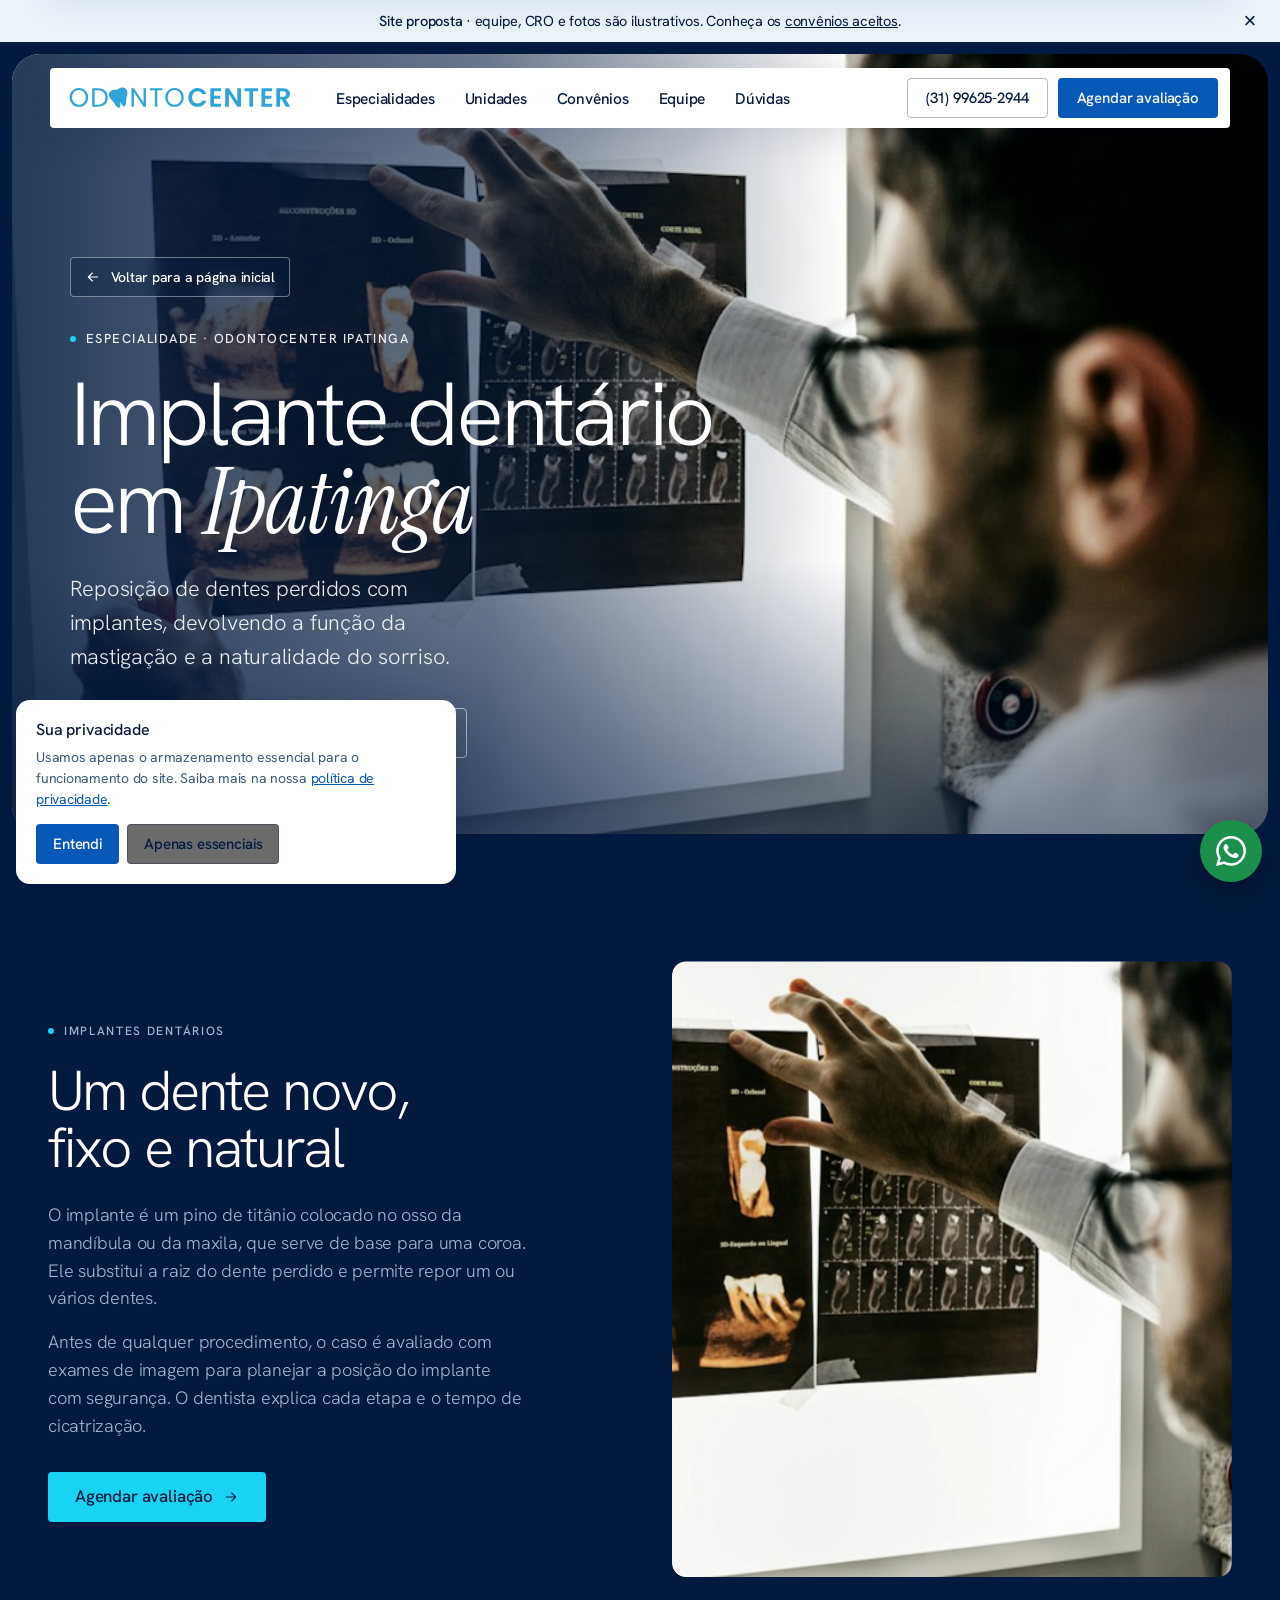
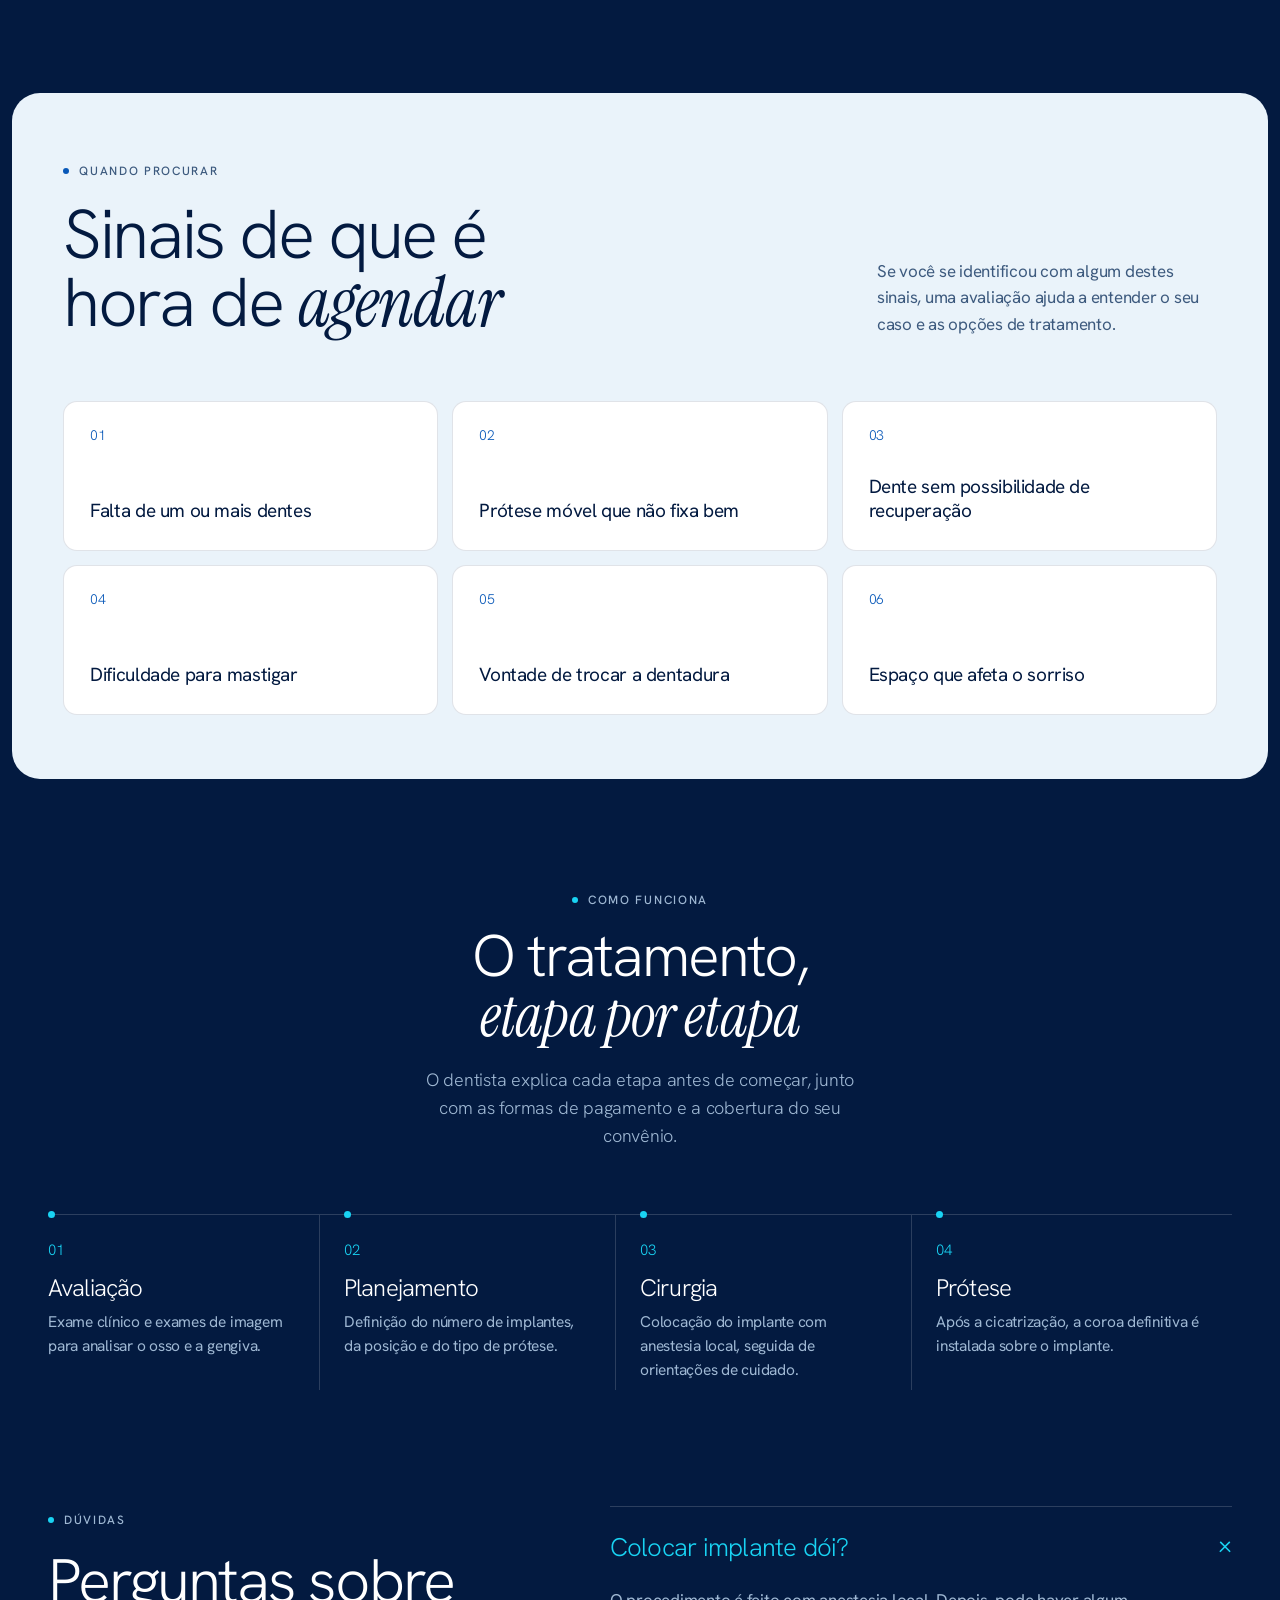
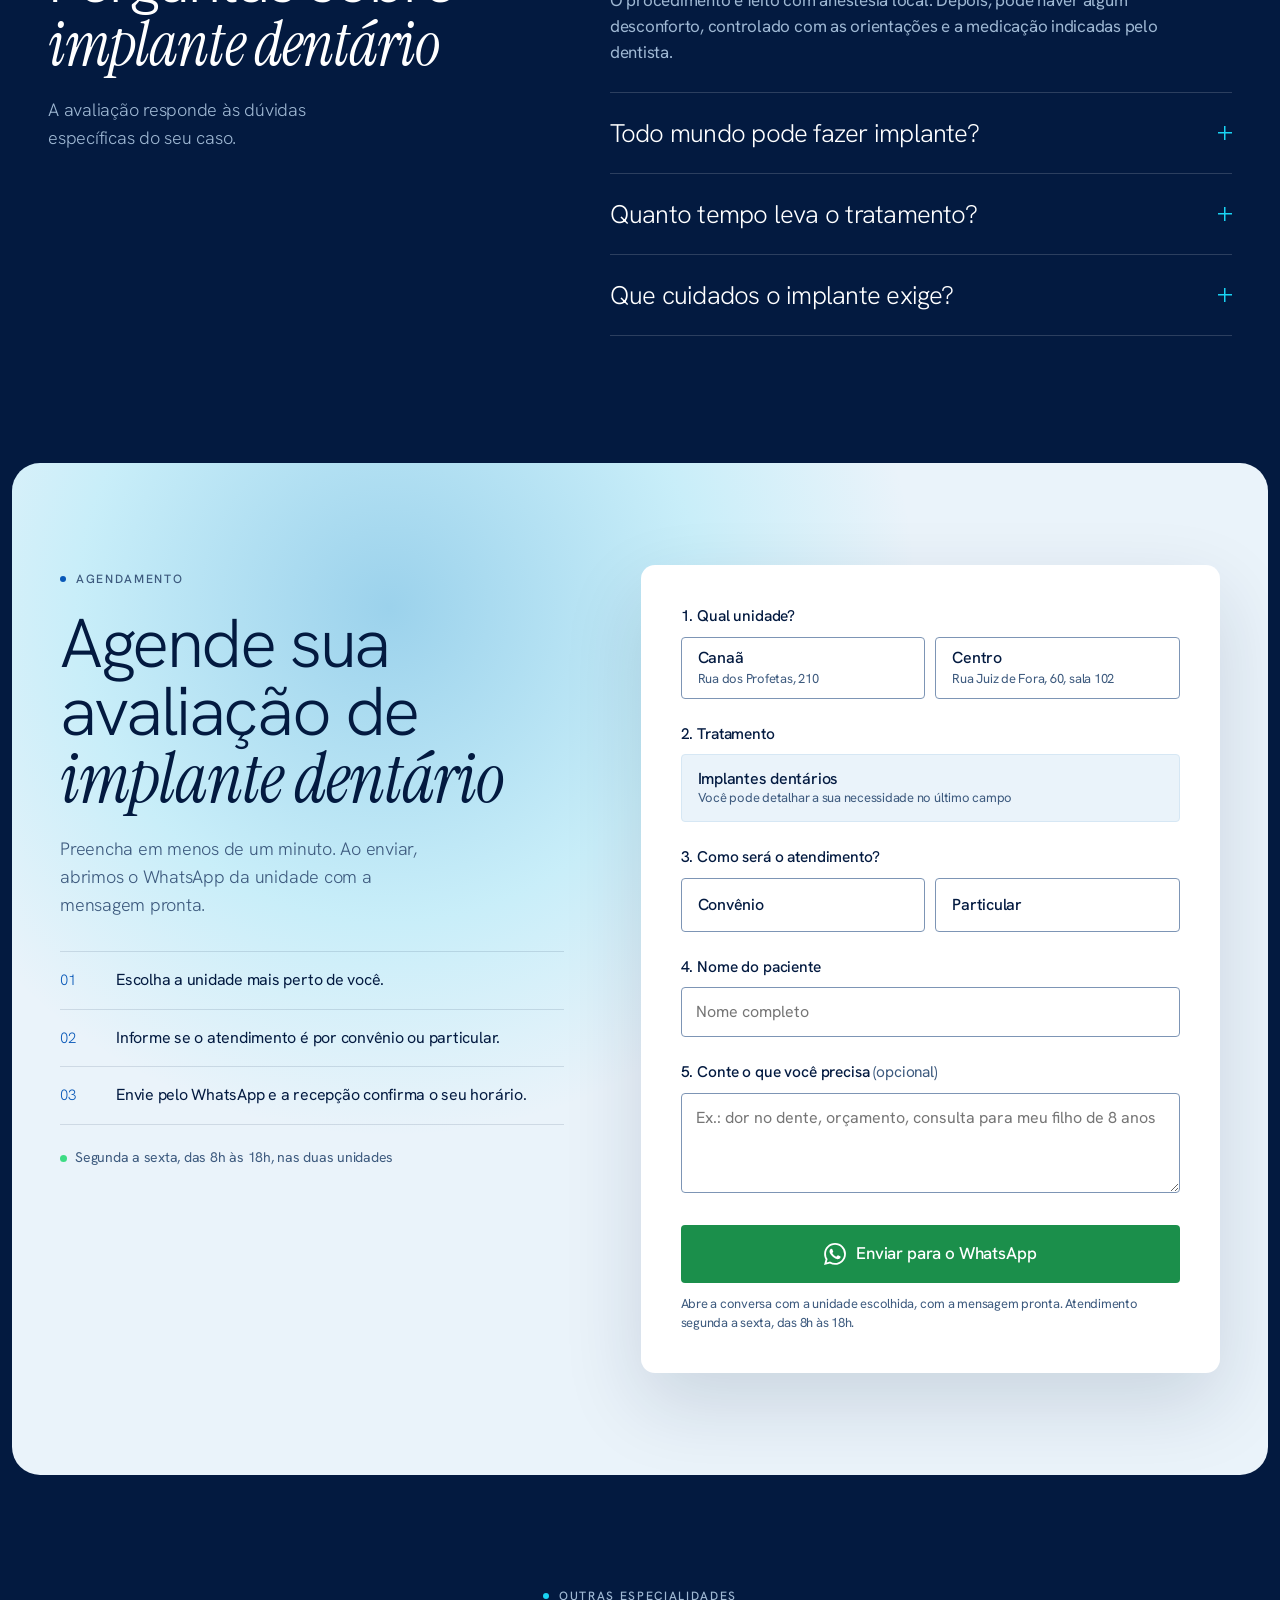
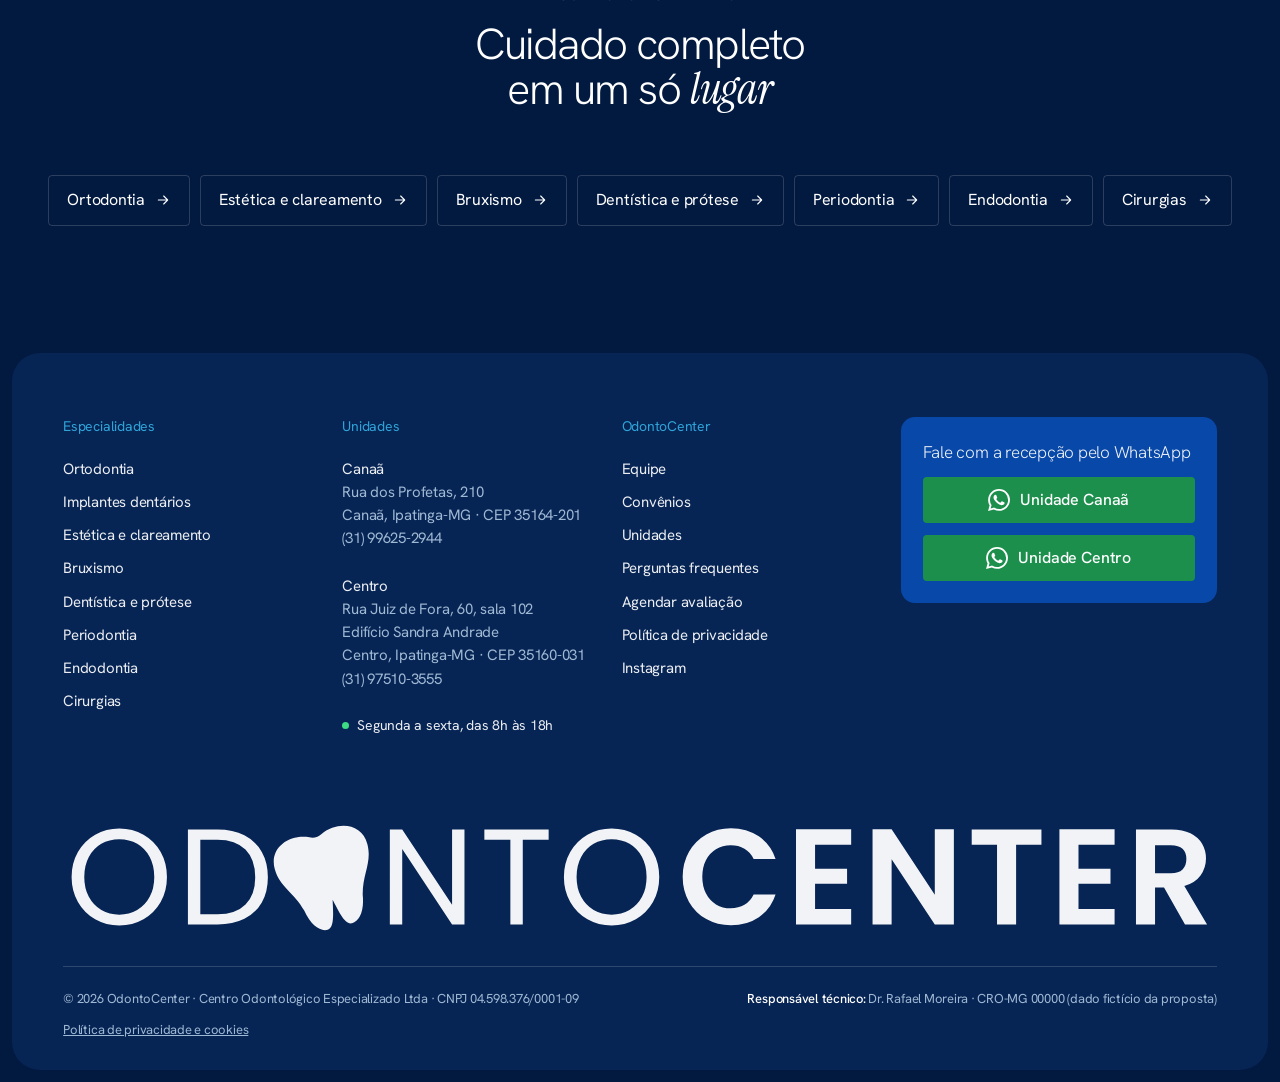
<file: site/especialidades/implante-dentario-ipatinga.html>
<!doctype html>
<html lang="pt-BR">
<head>
<meta charset="utf-8">
<meta name="viewport" content="width=device-width,initial-scale=1,viewport-fit=cover">
<title>Implante dentário em Ipatinga | OdontoCenter</title>
<meta name="description" content="Reposição de dentes perdidos com implantes, devolvendo a função da mastigação e a naturalidade do sorriso. Unidades Canaã e Centro, segunda a sexta, das 8h às 18h. Agende pelo WhatsApp.">
<link rel="canonical" href="https://odontocenter-ipatinga.vercel.app/especialidades/implante-dentario-ipatinga">
<meta name="theme-color" content="#031A40">
<meta name="application-name" content="OdontoCenter">
<meta name="apple-mobile-web-app-title" content="OdontoCenter">
<meta name="format-detection" content="telephone=no">
<link rel="icon" href="../favicon.ico" sizes="48x48">
<link rel="icon" href="../favicon.svg" type="image/svg+xml">
<link rel="apple-touch-icon" href="../apple-touch-icon.png">
<link rel="mask-icon" href="../icons/safari-pinned-tab.svg" color="#0858B8">
<link rel="manifest" href="../site.webmanifest">
<meta property="og:type" content="website">
<meta property="og:site_name" content="OdontoCenter">
<meta property="og:locale" content="pt_BR">
<meta property="og:url" content="https://odontocenter-ipatinga.vercel.app/especialidades/implante-dentario-ipatinga">
<meta property="og:title" content="Implante dentário em Ipatinga | OdontoCenter">
<meta property="og:description" content="Reposição de dentes perdidos com implantes, devolvendo a função da mastigação e a naturalidade do sorriso. Unidades Canaã e Centro, segunda a sexta, das 8h às 18h. Agende pelo WhatsApp.">
<meta property="og:image" content="https://odontocenter-ipatinga.vercel.app/og/og-implante-dentario-ipatinga.jpg">
<meta property="og:image:secure_url" content="https://odontocenter-ipatinga.vercel.app/og/og-implante-dentario-ipatinga.jpg">
<meta property="og:image:type" content="image/jpeg">
<meta property="og:image:width" content="1200">
<meta property="og:image:height" content="630">
<meta property="og:image:alt" content="Implante dentário em Ipatinga na OdontoCenter">
<meta name="twitter:card" content="summary_large_image">
<meta name="twitter:title" content="Implante dentário em Ipatinga | OdontoCenter">
<meta name="twitter:description" content="Reposição de dentes perdidos com implantes, devolvendo a função da mastigação e a naturalidade do sorriso. Unidades Canaã e Centro, segunda a sexta, das 8h às 18h. Agende pelo WhatsApp.">
<meta name="twitter:image" content="https://odontocenter-ipatinga.vercel.app/og/og-implante-dentario-ipatinga.jpg">
<meta name="twitter:image:alt" content="Implante dentário em Ipatinga na OdontoCenter">
<link rel="stylesheet" href="https://fonts.googleapis.com/css2?family=Hanken+Grotesk:wght@300;400;500;600&family=Instrument+Serif:ital@0;1&display=swap">
<link rel="stylesheet" href="../assets/site.css">
<style>html,body{margin:0}:root{color-scheme:dark}</style>
</head>
<body>
<a class="skip" href="#conteudo">Ir para o conteúdo</a>
<div class="announce" id="announce"><span><b style="font-weight:500">Site proposta</b> · equipe, CRO e fotos são ilustrativos. Conheça os <a href="../index.html#convenios">convênios aceitos</a>.</span><button type="button" id="announce-x" aria-label="Fechar aviso">×</button></div>
<div class="navcard stick" id="stick" aria-hidden="true"><a href="../index.html" aria-label="OdontoCenter, página inicial"><svg class="logo" viewBox="-2 -8.38 846.94 90.74" role="img" aria-label="OdontoCenter"><path fill="currentColor" d="M4.3 34.9Q4.3 24.7 8.95 16.55Q13.6 8.4 21.6 3.85Q29.6 -0.7 39.3 -0.7Q49.1 -0.7 57.1 3.85Q65.1 8.4 69.7 16.5Q74.3 24.6 74.3 34.9Q74.3 45.2 69.7 53.3Q65.1 61.4 57.1 65.95Q49.1 70.5 39.3 70.5Q29.6 70.5 21.6 65.95Q13.6 61.4 8.95 53.25Q4.3 45.1 4.3 34.9ZM65 34.9Q65 26.5 61.65 20.25Q58.3 14 52.5 10.6Q46.7 7.2 39.3 7.2Q31.9 7.2 26.1 10.6Q20.3 14 16.95 20.25Q13.6 26.5 13.6 34.9Q13.6 43.2 16.95 49.5Q20.3 55.8 26.15 59.2Q32 62.6 39.3 62.6Q46.6 62.6 52.45 59.2Q58.3 55.8 61.65 49.5Q65 43.2 65 34.9Z M148.4 35.1Q148.4 45.8 143.95 53.65Q139.5 61.5 131.15 65.65Q122.8 69.8 111.4 69.8H89.7V0.1H111.4Q122.8 0.1 131.15 4.35Q139.5 8.6 143.95 16.5Q148.4 24.4 148.4 35.1ZM139.1 35.1Q139.1 22.1 131.95 14.8Q124.8 7.5 111.4 7.5H98.8V62.3H111.4Q124.9 62.3 132 55.15Q139.1 48 139.1 35.1Z M292.74 69.8H283.64L247.04 14.3V69.8H237.94V0H247.04L283.64 55.4V0H292.74Z M354.54 0.1V7.5H335.54V69.8H326.44V7.5H307.34V0.1Z M365.74 34.9Q365.74 24.7 370.39 16.55Q375.04 8.4 383.04 3.85Q391.04 -0.7 400.74 -0.7Q410.54 -0.7 418.54 3.85Q426.54 8.4 431.14 16.5Q435.74 24.6 435.74 34.9Q435.74 45.2 431.14 53.3Q426.54 61.4 418.54 65.95Q410.54 70.5 400.74 70.5Q391.04 70.5 383.04 65.95Q375.04 61.4 370.39 53.25Q365.74 45.1 365.74 34.9ZM426.44 34.9Q426.44 26.5 423.09 20.25Q419.74 14 413.94 10.6Q408.14 7.2 400.74 7.2Q393.34 7.2 387.54 10.6Q381.74 14 378.39 20.25Q375.04 26.5 375.04 34.9Q375.04 43.2 378.39 49.5Q381.74 55.8 387.59 59.2Q393.44 62.6 400.74 62.6Q408.04 62.6 413.89 59.2Q419.74 55.8 423.09 49.5Q426.44 43.2 426.44 34.9Z M488.34 -0.9Q500.04 -0.9 508.84 5.1Q517.64 11.1 521.14 21.7H505.04Q502.64 16.7 498.29 14.2Q493.94 11.7 488.24 11.7Q482.14 11.7 477.39 14.55Q472.64 17.4 469.99 22.6Q467.34 27.8 467.34 34.8Q467.34 41.7 469.99 46.95Q472.64 52.2 477.39 55.05Q482.14 57.9 488.24 57.9Q493.94 57.9 498.29 55.35Q502.64 52.8 505.04 47.8H521.14Q517.64 58.5 508.89 64.45Q500.14 70.4 488.34 70.4Q478.34 70.4 470.29 65.85Q462.24 61.3 457.59 53.2Q452.94 45.1 452.94 34.8Q452.94 24.5 457.59 16.35Q462.24 8.2 470.29 3.65Q478.34 -0.9 488.34 -0.9Z M550.14 11.3V28.8H573.64V39.9H550.14V58.4H576.64V69.8H536.14V-0.1H576.64V11.3Z M652.04 69.8H638.04L606.34 21.9V69.8H592.34V-0.1H606.34L638.04 47.9V-0.1H652.04Z M716.34 0V11.3H697.74V69.8H683.74V11.3H665.14V0Z M743.54 11.3V28.8H767.04V39.9H743.54V58.4H770.04V69.8H729.54V-0.1H770.04V11.3Z M821.74 69.8 806.34 42.6H799.74V69.8H785.74V0H811.94Q820.04 0 825.74 2.85Q831.44 5.7 834.29 10.55Q837.14 15.4 837.14 21.4Q837.14 28.3 833.14 33.85Q829.14 39.4 821.24 41.5L837.94 69.8ZM799.74 32.1H811.44Q817.14 32.1 819.94 29.35Q822.74 26.6 822.74 21.7Q822.74 16.9 819.94 14.25Q817.14 11.6 811.44 11.6H799.74Z M153.39,28.84 C 149.33,13.67 163.81,3.29 178.87,5.76 C 181.96,6.56 185.54,5.60 187.82,3.36 C 199.62,-6.30 217.35,-4.55 221.42,10.62 C 225.07,24.27 217.75,32.74 218.03,48.11 C 219.29,59.96 215.55,67.47 210.18,68.91 C 204.81,70.35 199.76,58.69 195.94,51.59 C 196.18,59.65 197.65,72.27 192.28,73.71 C 186.91,75.14 179.91,70.52 175.07,59.62 C 167.63,46.17 157.05,42.50 153.39,28.84Z"/></svg></a><nav aria-label="Principal"><a href="../index.html#especialidades">Especialidades</a><a href="../index.html#unidades">Unidades</a><a href="../index.html#convenios">Convênios</a><a href="../index.html#equipe">Equipe</a><a href="../index.html#duvidas">Dúvidas</a></nav><div class="end"><a class="tel btn btn-ob" href="tel:+5531996252944">(31) 99625-2944</a><a class="btn btn-b" href="#agendar">Agendar avaliação</a><button class="burger" type="button" aria-label="Abrir menu" aria-expanded="false" aria-controls="drawer"><span></span></button></div></div>
<div class="drawer" id="drawer" aria-hidden="true" role="dialog" aria-label="Menu"><button class="drawer-close" type="button" aria-label="Fechar menu">×</button><a class="dl" href="../index.html#especialidades">Especialidades<svg class="ar" viewBox="0 0 24 24" fill="none" stroke="currentColor" stroke-width="1.6" stroke-linecap="round" stroke-linejoin="round" aria-hidden="true"><path d="M5 12h14M13 6l6 6-6 6"/></svg></a><a class="dl" href="../index.html#unidades">Unidades<svg class="ar" viewBox="0 0 24 24" fill="none" stroke="currentColor" stroke-width="1.6" stroke-linecap="round" stroke-linejoin="round" aria-hidden="true"><path d="M5 12h14M13 6l6 6-6 6"/></svg></a><a class="dl" href="../index.html#convenios">Convênios<svg class="ar" viewBox="0 0 24 24" fill="none" stroke="currentColor" stroke-width="1.6" stroke-linecap="round" stroke-linejoin="round" aria-hidden="true"><path d="M5 12h14M13 6l6 6-6 6"/></svg></a><a class="dl" href="../index.html#equipe">Equipe<svg class="ar" viewBox="0 0 24 24" fill="none" stroke="currentColor" stroke-width="1.6" stroke-linecap="round" stroke-linejoin="round" aria-hidden="true"><path d="M5 12h14M13 6l6 6-6 6"/></svg></a><a class="dl" href="../index.html#duvidas">Dúvidas<svg class="ar" viewBox="0 0 24 24" fill="none" stroke="currentColor" stroke-width="1.6" stroke-linecap="round" stroke-linejoin="round" aria-hidden="true"><path d="M5 12h14M13 6l6 6-6 6"/></svg></a><a class="dl" href="#agendar">Agendar avaliação<svg class="ar" viewBox="0 0 24 24" fill="none" stroke="currentColor" stroke-width="1.6" stroke-linecap="round" stroke-linejoin="round" aria-hidden="true"><path d="M5 12h14M13 6l6 6-6 6"/></svg></a><div class="dsub"><a href="../especialidades/ortodontia-ipatinga.html">Ortodontia</a><a href="../especialidades/implante-dentario-ipatinga.html">Implantes dentários</a><a href="../especialidades/clareamento-estetica-dental-ipatinga.html">Estética e clareamento</a><a href="../especialidades/bruxismo-ipatinga.html">Bruxismo</a><a href="../especialidades/dentistica-protese-ipatinga.html">Dentística e prótese</a><a href="../especialidades/periodontia-tratamento-gengiva-ipatinga.html">Periodontia</a><a href="../especialidades/tratamento-de-canal-endodontia-ipatinga.html">Endodontia</a><a href="../especialidades/cirurgia-odontologica-ipatinga.html">Cirurgias</a></div><div class="dbot"><a class="btn btn-wa" data-wa="canaa" href="#"><svg class="wa" width="22" height="22" viewBox="0 0 24 24" fill="currentColor" aria-hidden="true"><path d="M17.472 14.382c-.297-.149-1.758-.867-2.03-.967-.273-.099-.471-.148-.67.15-.197.297-.767.966-.94 1.164-.173.199-.347.223-.644.075-.297-.15-1.255-.463-2.39-1.475-.883-.788-1.48-1.761-1.653-2.059-.173-.297-.018-.458.13-.606.134-.133.298-.347.446-.52.149-.174.198-.298.298-.497.099-.198.05-.371-.025-.52-.075-.149-.669-1.612-.916-2.207-.242-.579-.487-.5-.669-.51-.173-.008-.371-.01-.57-.01-.198 0-.52.074-.792.372-.272.297-1.04 1.016-1.04 2.479 0 1.462 1.065 2.875 1.213 3.074.149.198 2.096 3.2 5.077 4.487.709.306 1.262.489 1.694.625.712.227 1.36.195 1.871.118.571-.085 1.758-.719 2.006-1.413.248-.694.248-1.289.173-1.413-.074-.124-.272-.198-.57-.347m-5.421 7.403h-.004a9.87 9.87 0 01-5.031-1.378l-.361-.214-3.741.982.998-3.648-.235-.374a9.86 9.86 0 01-1.51-5.26c.001-5.45 4.436-9.884 9.888-9.884 2.64 0 5.122 1.03 6.988 2.898a9.825 9.825 0 012.893 6.994c-.003 5.45-4.437 9.884-9.885 9.884m8.413-18.297A11.815 11.815 0 0012.05 0C5.495 0 .16 5.335.157 11.892c0 2.096.547 4.142 1.588 5.945L.057 24l6.305-1.654a11.882 11.882 0 005.683 1.448h.005c6.554 0 11.89-5.335 11.893-11.893a11.821 11.821 0 00-3.48-8.413Z"/></svg> WhatsApp Canaã</a><a class="btn btn-wa" data-wa="centro" href="#"><svg class="wa" width="22" height="22" viewBox="0 0 24 24" fill="currentColor" aria-hidden="true"><path d="M17.472 14.382c-.297-.149-1.758-.867-2.03-.967-.273-.099-.471-.148-.67.15-.197.297-.767.966-.94 1.164-.173.199-.347.223-.644.075-.297-.15-1.255-.463-2.39-1.475-.883-.788-1.48-1.761-1.653-2.059-.173-.297-.018-.458.13-.606.134-.133.298-.347.446-.52.149-.174.198-.298.298-.497.099-.198.05-.371-.025-.52-.075-.149-.669-1.612-.916-2.207-.242-.579-.487-.5-.669-.51-.173-.008-.371-.01-.57-.01-.198 0-.52.074-.792.372-.272.297-1.04 1.016-1.04 2.479 0 1.462 1.065 2.875 1.213 3.074.149.198 2.096 3.2 5.077 4.487.709.306 1.262.489 1.694.625.712.227 1.36.195 1.871.118.571-.085 1.758-.719 2.006-1.413.248-.694.248-1.289.173-1.413-.074-.124-.272-.198-.57-.347m-5.421 7.403h-.004a9.87 9.87 0 01-5.031-1.378l-.361-.214-3.741.982.998-3.648-.235-.374a9.86 9.86 0 01-1.51-5.26c.001-5.45 4.436-9.884 9.888-9.884 2.64 0 5.122 1.03 6.988 2.898a9.825 9.825 0 012.893 6.994c-.003 5.45-4.437 9.884-9.885 9.884m8.413-18.297A11.815 11.815 0 0012.05 0C5.495 0 .16 5.335.157 11.892c0 2.096.547 4.142 1.588 5.945L.057 24l6.305-1.654a11.882 11.882 0 005.683 1.448h.005c6.554 0 11.89-5.335 11.893-11.893a11.821 11.821 0 00-3.48-8.413Z"/></svg> WhatsApp Centro</a><span class="hours">Segunda a sexta, das 8h às 18h</span></div></div>
<main id="conteudo">
<header class="hero sub-hero" id="topo">
  <div class="hero-bg"><img class="photo-grade" src="../img/implante.jpg" alt="" fetchpriority="high"></div>
  <div class="navcard"><a href="../index.html" aria-label="OdontoCenter, página inicial"><svg class="logo" viewBox="-2 -8.38 846.94 90.74" role="img" aria-label="OdontoCenter"><path fill="currentColor" d="M4.3 34.9Q4.3 24.7 8.95 16.55Q13.6 8.4 21.6 3.85Q29.6 -0.7 39.3 -0.7Q49.1 -0.7 57.1 3.85Q65.1 8.4 69.7 16.5Q74.3 24.6 74.3 34.9Q74.3 45.2 69.7 53.3Q65.1 61.4 57.1 65.95Q49.1 70.5 39.3 70.5Q29.6 70.5 21.6 65.95Q13.6 61.4 8.95 53.25Q4.3 45.1 4.3 34.9ZM65 34.9Q65 26.5 61.65 20.25Q58.3 14 52.5 10.6Q46.7 7.2 39.3 7.2Q31.9 7.2 26.1 10.6Q20.3 14 16.95 20.25Q13.6 26.5 13.6 34.9Q13.6 43.2 16.95 49.5Q20.3 55.8 26.15 59.2Q32 62.6 39.3 62.6Q46.6 62.6 52.45 59.2Q58.3 55.8 61.65 49.5Q65 43.2 65 34.9Z M148.4 35.1Q148.4 45.8 143.95 53.65Q139.5 61.5 131.15 65.65Q122.8 69.8 111.4 69.8H89.7V0.1H111.4Q122.8 0.1 131.15 4.35Q139.5 8.6 143.95 16.5Q148.4 24.4 148.4 35.1ZM139.1 35.1Q139.1 22.1 131.95 14.8Q124.8 7.5 111.4 7.5H98.8V62.3H111.4Q124.9 62.3 132 55.15Q139.1 48 139.1 35.1Z M292.74 69.8H283.64L247.04 14.3V69.8H237.94V0H247.04L283.64 55.4V0H292.74Z M354.54 0.1V7.5H335.54V69.8H326.44V7.5H307.34V0.1Z M365.74 34.9Q365.74 24.7 370.39 16.55Q375.04 8.4 383.04 3.85Q391.04 -0.7 400.74 -0.7Q410.54 -0.7 418.54 3.85Q426.54 8.4 431.14 16.5Q435.74 24.6 435.74 34.9Q435.74 45.2 431.14 53.3Q426.54 61.4 418.54 65.95Q410.54 70.5 400.74 70.5Q391.04 70.5 383.04 65.95Q375.04 61.4 370.39 53.25Q365.74 45.1 365.74 34.9ZM426.44 34.9Q426.44 26.5 423.09 20.25Q419.74 14 413.94 10.6Q408.14 7.2 400.74 7.2Q393.34 7.2 387.54 10.6Q381.74 14 378.39 20.25Q375.04 26.5 375.04 34.9Q375.04 43.2 378.39 49.5Q381.74 55.8 387.59 59.2Q393.44 62.6 400.74 62.6Q408.04 62.6 413.89 59.2Q419.74 55.8 423.09 49.5Q426.44 43.2 426.44 34.9Z M488.34 -0.9Q500.04 -0.9 508.84 5.1Q517.64 11.1 521.14 21.7H505.04Q502.64 16.7 498.29 14.2Q493.94 11.7 488.24 11.7Q482.14 11.7 477.39 14.55Q472.64 17.4 469.99 22.6Q467.34 27.8 467.34 34.8Q467.34 41.7 469.99 46.95Q472.64 52.2 477.39 55.05Q482.14 57.9 488.24 57.9Q493.94 57.9 498.29 55.35Q502.64 52.8 505.04 47.8H521.14Q517.64 58.5 508.89 64.45Q500.14 70.4 488.34 70.4Q478.34 70.4 470.29 65.85Q462.24 61.3 457.59 53.2Q452.94 45.1 452.94 34.8Q452.94 24.5 457.59 16.35Q462.24 8.2 470.29 3.65Q478.34 -0.9 488.34 -0.9Z M550.14 11.3V28.8H573.64V39.9H550.14V58.4H576.64V69.8H536.14V-0.1H576.64V11.3Z M652.04 69.8H638.04L606.34 21.9V69.8H592.34V-0.1H606.34L638.04 47.9V-0.1H652.04Z M716.34 0V11.3H697.74V69.8H683.74V11.3H665.14V0Z M743.54 11.3V28.8H767.04V39.9H743.54V58.4H770.04V69.8H729.54V-0.1H770.04V11.3Z M821.74 69.8 806.34 42.6H799.74V69.8H785.74V0H811.94Q820.04 0 825.74 2.85Q831.44 5.7 834.29 10.55Q837.14 15.4 837.14 21.4Q837.14 28.3 833.14 33.85Q829.14 39.4 821.24 41.5L837.94 69.8ZM799.74 32.1H811.44Q817.14 32.1 819.94 29.35Q822.74 26.6 822.74 21.7Q822.74 16.9 819.94 14.25Q817.14 11.6 811.44 11.6H799.74Z M153.39,28.84 C 149.33,13.67 163.81,3.29 178.87,5.76 C 181.96,6.56 185.54,5.60 187.82,3.36 C 199.62,-6.30 217.35,-4.55 221.42,10.62 C 225.07,24.27 217.75,32.74 218.03,48.11 C 219.29,59.96 215.55,67.47 210.18,68.91 C 204.81,70.35 199.76,58.69 195.94,51.59 C 196.18,59.65 197.65,72.27 192.28,73.71 C 186.91,75.14 179.91,70.52 175.07,59.62 C 167.63,46.17 157.05,42.50 153.39,28.84Z"/></svg></a><nav aria-label="Principal"><a href="../index.html#especialidades">Especialidades</a><a href="../index.html#unidades">Unidades</a><a href="../index.html#convenios">Convênios</a><a href="../index.html#equipe">Equipe</a><a href="../index.html#duvidas">Dúvidas</a></nav><div class="end"><a class="tel btn btn-ob" href="tel:+5531996252944">(31) 99625-2944</a><a class="btn btn-b" href="#agendar">Agendar avaliação</a><button class="burger" type="button" aria-label="Abrir menu" aria-expanded="false" aria-controls="drawer"><span></span></button></div></div>
  <div class="hero-copy">
    <a class="back rv" href="../index.html"><svg class="ar" viewBox="0 0 24 24" fill="none" stroke="currentColor" stroke-width="1.6" stroke-linecap="round" stroke-linejoin="round" aria-hidden="true"><path d="M5 12h14M13 6l6 6-6 6"/></svg> Voltar para a página inicial</a>
    <p class="hero-eyebrow rv" style="--d:.05s">Especialidade · OdontoCenter Ipatinga</p>
    <h1><span class="ln"><span style="--d:.15s">Implante dentário</span></span><span class="ln"><span style="--d:.27s">em <span class="it">Ipatinga</span></span></span></h1>
    <p class="sub rv" style="--d:.45s">Reposição de dentes perdidos com implantes, devolvendo a função da mastigação e a naturalidade do sorriso.</p>
    <div class="row rv" style="--d:.58s"><a class="btn btn-e" href="#agendar">Agendar avaliação <svg class="ar" viewBox="0 0 24 24" fill="none" stroke="currentColor" stroke-width="1.6" stroke-linecap="round" stroke-linejoin="round" aria-hidden="true"><path d="M5 12h14M13 6l6 6-6 6"/></svg></a><a class="btn btn-o" href="#como-funciona">Como funciona</a></div>
  </div>
</header>

<section class="sec" aria-labelledby="h-about"><div class="wrap"><div class="about">
  <div><span class="eyebrow rv">Implantes dentários</span><h2 class="rv" id="h-about" style="--d:.08s">Um dente novo, fixo e natural</h2><p class="rv" style="--d:.16s">O implante é um pino de titânio colocado no osso da mandíbula ou da maxila, que serve de base para uma coroa. Ele substitui a raiz do dente perdido e permite repor um ou vários dentes.</p><p class="rv" style="--d:.16s">Antes de qualquer procedimento, o caso é avaliado com exames de imagem para planejar a posição do implante com segurança. O dentista explica cada etapa e o tempo de cicatrização.</p>
    <div class="row rv" style="margin-top:32px;--d:.22s"><a class="btn btn-e" href="#agendar">Agendar avaliação <svg class="ar" viewBox="0 0 24 24" fill="none" stroke="currentColor" stroke-width="1.6" stroke-linecap="round" stroke-linejoin="round" aria-hidden="true"><path d="M5 12h14M13 6l6 6-6 6"/></svg></a></div></div>
  <div class="ph rv-img"><img class="photo-grade" data-par src="../img/implante.jpg" alt="" loading="lazy"></div>
</div></div></section>

<section class="panel light" aria-labelledby="h-signs">
  <div class="panel-head"><div><span class="eyebrow rv">Quando procurar</span><h2 class="rv" id="h-signs" style="--d:.08s;margin-top:20px">Sinais de que é hora de <span class="it">agendar</span></h2></div><p class="intro rv" style="--d:.16s">Se você se identificou com algum destes sinais, uma avaliação ajuda a entender o seu caso e as opções de tratamento.</p></div>
  <div class="signs"><div class="sign rv" style="--d:0.00s"><i>01</i><p>Falta de um ou mais dentes</p></div><div class="sign rv" style="--d:0.05s"><i>02</i><p>Prótese móvel que não fixa bem</p></div><div class="sign rv" style="--d:0.10s"><i>03</i><p>Dente sem possibilidade de recuperação</p></div><div class="sign rv" style="--d:0.15s"><i>04</i><p>Dificuldade para mastigar</p></div><div class="sign rv" style="--d:0.20s"><i>05</i><p>Vontade de trocar a dentadura</p></div><div class="sign rv" style="--d:0.25s"><i>06</i><p>Espaço que afeta o sorriso</p></div></div>
</section>

<section class="sec" id="como-funciona" aria-labelledby="h-steps"><div class="wrap">
  <div class="sec-head"><span class="eyebrow rv">Como funciona</span><h2 class="rv" id="h-steps" style="--d:.08s">O tratamento, <span class="it">etapa por etapa</span></h2><p class="rv" style="--d:.16s">O dentista explica cada etapa antes de começar, junto com as formas de pagamento e a cobertura do seu convênio.</p></div>
  <ol class="journey journey-wrap" style="--n:4"><li class="rv" style="--d:0.00s"><b>01</b><h3>Avaliação</h3><p>Exame clínico e exames de imagem para analisar o osso e a gengiva.</p></li><li class="rv" style="--d:0.08s"><b>02</b><h3>Planejamento</h3><p>Definição do número de implantes, da posição e do tipo de prótese.</p></li><li class="rv" style="--d:0.16s"><b>03</b><h3>Cirurgia</h3><p>Colocação do implante com anestesia local, seguida de orientações de cuidado.</p></li><li class="rv" style="--d:0.24s"><b>04</b><h3>Prótese</h3><p>Após a cicatrização, a coroa definitiva é instalada sobre o implante.</p></li></ol>
</div></section>

<section class="sec" style="padding-top:0" aria-labelledby="h-fq"><div class="wrap"><div class="faqs">
  <div><span class="eyebrow rv">Dúvidas</span><h2 class="rv" id="h-fq" style="--d:.08s">Perguntas sobre <span class="it">implante dentário</span></h2><p class="intro rv" style="--d:.16s">A avaliação responde às dúvidas específicas do seu caso.</p></div>
  <div class="rv" style="--d:.1s"><details open><summary>Colocar implante dói?</summary><p>O procedimento é feito com anestesia local. Depois, pode haver algum desconforto, controlado com as orientações e a medicação indicadas pelo dentista.</p></details><details><summary>Todo mundo pode fazer implante?</summary><p>A maioria das pessoas pode, mas é preciso avaliar a saúde geral, o osso e a gengiva. A avaliação inicial responde a essa pergunta para o seu caso.</p></details><details><summary>Quanto tempo leva o tratamento?</summary><p>Varia conforme a cicatrização e a necessidade de enxerto. O prazo estimado é apresentado no planejamento.</p></details><details><summary>Que cuidados o implante exige?</summary><p>Escovação, fio dental e consultas de acompanhamento, como em um dente natural.</p></details></div>
</div></div></section>

<section class="cta light" id="agendar" aria-labelledby="h-ag"><div class="wrap"><div class="cta-grid">
  <div>
    <span class="eyebrow rv">Agendamento</span>
    <h2 class="rv" id="h-ag" style="--d:.08s">Agende sua avaliação de <span class="it">implante dentário</span></h2>
    <p class="intro rv" style="--d:.16s">Preencha em menos de um minuto. Ao enviar, abrimos o WhatsApp da unidade com a mensagem pronta.</p>
    <ol class="steps rv" style="--d:.22s"><li><span>01</span>Escolha a unidade mais perto de você.</li><li><span>02</span>Informe se o atendimento é por convênio ou particular.</li><li><span>03</span>Envie pelo WhatsApp e a recepção confirma o seu horário.</li></ol>
    <p class="hours rv" style="--d:.28s;margin-top:22px">Segunda a sexta, das 8h às 18h, nas duas unidades</p>
  </div>
  <form class="card rv" style="--d:.12s" id="form-agenda" novalidate>
    <fieldset id="f-unit"><legend>1. Qual unidade?</legend><div class="choices units"><label><input type="radio" name="unidade" value="canaa"><span class="c">Canaã<small>Rua dos Profetas, 210</small></span></label><label><input type="radio" name="unidade" value="centro"><span class="c">Centro<small>Rua Juiz de Fora, 60, sala 102</small></span></label></div><p class="err">Escolha uma unidade.</p></fieldset>
    <div id="f-serv"><span class="lb">2. Tratamento</span><div class="svc-chip"><span>Implantes dentários<small>Você pode detalhar a sua necessidade no último campo</small></span></div><input type="hidden" id="servico" value="Implantes dentários"></div>
    <fieldset id="f-tipo"><legend>3. Como será o atendimento?</legend>
      <div class="choices"><label><input type="radio" name="tipo" value="Convênio"><span class="c">Convênio</span></label><label><input type="radio" name="tipo" value="Particular"><span class="c">Particular</span></label></div><p class="err">Informe se é convênio ou particular.</p>
      <div class="conv" id="conv-box" hidden style="margin-top:14px"><label class="lb" for="convenio">Qual convênio?</label><select id="convenio" name="convenio"><option value="">Selecione</option><option value="LumarMetals">LumarMetals</option><option value="AAPI">AAPI</option><option value="Novo Oriente (plano de assistência familiar)">Novo Oriente (plano de assistência familiar)</option><option value="Cenibra">Cenibra</option><option value="Correios – Postal Saúde">Correios – Postal Saúde</option><option value="COPASS Saúde">COPASS Saúde</option><option value="Rede UNNA: Bradesco">Rede UNNA: Bradesco</option><option value="Rede UNNA: Unimed">Rede UNNA: Unimed</option><option value="Rede UNNA: Riachuelo (RCHLO)">Rede UNNA: Riachuelo (RCHLO)</option><option value="Rede UNNA: OdontoPrev">Rede UNNA: OdontoPrev</option><option value="Brasil Dental">Brasil Dental</option><option value="Rede Dental">Rede Dental</option><option value="Prívian">Prívian</option><option value="Odontoserv">Odontoserv</option><option value="SEPAO">SEPAO</option><option value="Prontodente">Prontodente</option><option value="IBI">IBI</option><option value="DM Odonto">DM Odonto</option><option value="Outro convênio">Outro convênio</option></select><p class="err">Escolha o convênio.</p></div></fieldset>
    <div id="f-nome"><label class="lb" for="nome">4. Nome do paciente</label><input type="text" id="nome" name="nome" autocomplete="name" required placeholder="Nome completo"><p class="err">Informe o nome do paciente.</p></div>
    <div><label class="lb" for="desc">5. Conte o que você precisa <span class="opt">(opcional)</span></label><textarea id="desc" name="desc" placeholder="Ex.: dor no dente, orçamento, consulta para meu filho de 8 anos"></textarea></div>
    <div class="submit"><a class="btn btn-wa" id="send" href="#agendar" target="_blank" rel="noopener" role="button"><svg class="wa" width="22" height="22" viewBox="0 0 24 24" fill="currentColor" aria-hidden="true"><path d="M17.472 14.382c-.297-.149-1.758-.867-2.03-.967-.273-.099-.471-.148-.67.15-.197.297-.767.966-.94 1.164-.173.199-.347.223-.644.075-.297-.15-1.255-.463-2.39-1.475-.883-.788-1.48-1.761-1.653-2.059-.173-.297-.018-.458.13-.606.134-.133.298-.347.446-.52.149-.174.198-.298.298-.497.099-.198.05-.371-.025-.52-.075-.149-.669-1.612-.916-2.207-.242-.579-.487-.5-.669-.51-.173-.008-.371-.01-.57-.01-.198 0-.52.074-.792.372-.272.297-1.04 1.016-1.04 2.479 0 1.462 1.065 2.875 1.213 3.074.149.198 2.096 3.2 5.077 4.487.709.306 1.262.489 1.694.625.712.227 1.36.195 1.871.118.571-.085 1.758-.719 2.006-1.413.248-.694.248-1.289.173-1.413-.074-.124-.272-.198-.57-.347m-5.421 7.403h-.004a9.87 9.87 0 01-5.031-1.378l-.361-.214-3.741.982.998-3.648-.235-.374a9.86 9.86 0 01-1.51-5.26c.001-5.45 4.436-9.884 9.888-9.884 2.64 0 5.122 1.03 6.988 2.898a9.825 9.825 0 012.893 6.994c-.003 5.45-4.437 9.884-9.885 9.884m8.413-18.297A11.815 11.815 0 0012.05 0C5.495 0 .16 5.335.157 11.892c0 2.096.547 4.142 1.588 5.945L.057 24l6.305-1.654a11.882 11.882 0 005.683 1.448h.005c6.554 0 11.89-5.335 11.893-11.893a11.821 11.821 0 00-3.48-8.413Z"/></svg> Enviar para o WhatsApp</a><p>Abre a conversa com a unidade escolhida, com a mensagem pronta. Atendimento segunda a sexta, das 8h às 18h.</p></div>
  </form>
</div></div></section>

<section class="sec" aria-labelledby="h-oth"><div class="wrap">
  <div class="sec-head"><span class="eyebrow rv">Outras especialidades</span><h2 class="rv" id="h-oth" style="--d:.08s;font-size:clamp(30px,3.4vw,48px)">Cuidado completo em um só <span class="it">lugar</span></h2></div>
  <div class="others rv"><a href="ortodontia-ipatinga.html">Ortodontia <svg class="ar" viewBox="0 0 24 24" fill="none" stroke="currentColor" stroke-width="1.6" stroke-linecap="round" stroke-linejoin="round" aria-hidden="true"><path d="M5 12h14M13 6l6 6-6 6"/></svg></a><a href="clareamento-estetica-dental-ipatinga.html">Estética e clareamento <svg class="ar" viewBox="0 0 24 24" fill="none" stroke="currentColor" stroke-width="1.6" stroke-linecap="round" stroke-linejoin="round" aria-hidden="true"><path d="M5 12h14M13 6l6 6-6 6"/></svg></a><a href="bruxismo-ipatinga.html">Bruxismo <svg class="ar" viewBox="0 0 24 24" fill="none" stroke="currentColor" stroke-width="1.6" stroke-linecap="round" stroke-linejoin="round" aria-hidden="true"><path d="M5 12h14M13 6l6 6-6 6"/></svg></a><a href="dentistica-protese-ipatinga.html">Dentística e prótese <svg class="ar" viewBox="0 0 24 24" fill="none" stroke="currentColor" stroke-width="1.6" stroke-linecap="round" stroke-linejoin="round" aria-hidden="true"><path d="M5 12h14M13 6l6 6-6 6"/></svg></a><a href="periodontia-tratamento-gengiva-ipatinga.html">Periodontia <svg class="ar" viewBox="0 0 24 24" fill="none" stroke="currentColor" stroke-width="1.6" stroke-linecap="round" stroke-linejoin="round" aria-hidden="true"><path d="M5 12h14M13 6l6 6-6 6"/></svg></a><a href="tratamento-de-canal-endodontia-ipatinga.html">Endodontia <svg class="ar" viewBox="0 0 24 24" fill="none" stroke="currentColor" stroke-width="1.6" stroke-linecap="round" stroke-linejoin="round" aria-hidden="true"><path d="M5 12h14M13 6l6 6-6 6"/></svg></a><a href="cirurgia-odontologica-ipatinga.html">Cirurgias <svg class="ar" viewBox="0 0 24 24" fill="none" stroke="currentColor" stroke-width="1.6" stroke-linecap="round" stroke-linejoin="round" aria-hidden="true"><path d="M5 12h14M13 6l6 6-6 6"/></svg></a></div>
</div></section>
</main>
<footer>
  <div class="fcols">
    <div><h4>Especialidades</h4><a href="../especialidades/ortodontia-ipatinga.html">Ortodontia</a><a href="../especialidades/implante-dentario-ipatinga.html">Implantes dentários</a><a href="../especialidades/clareamento-estetica-dental-ipatinga.html">Estética e clareamento</a><a href="../especialidades/bruxismo-ipatinga.html">Bruxismo</a><a href="../especialidades/dentistica-protese-ipatinga.html">Dentística e prótese</a><a href="../especialidades/periodontia-tratamento-gengiva-ipatinga.html">Periodontia</a><a href="../especialidades/tratamento-de-canal-endodontia-ipatinga.html">Endodontia</a><a href="../especialidades/cirurgia-odontologica-ipatinga.html">Cirurgias</a></div>
    <div><h4>Unidades</h4><p style="margin-top:0px">Canaã<br><span style="color:var(--dull)">Rua dos Profetas, 210<br>Canaã, Ipatinga-MG · CEP 35164-201<br>(31) 99625-2944</span></p><p style="margin-top:14px">Centro<br><span style="color:var(--dull)">Rua Juiz de Fora, 60, sala 102<br>Edifício Sandra Andrade<br>Centro, Ipatinga-MG · CEP 35160-031<br>(31) 97510-3555</span></p><p class="hours" style="margin-top:14px">Segunda a sexta, das 8h às 18h</p></div>
    <div><h4>OdontoCenter</h4><a href="../index.html#equipe">Equipe</a><a href="../index.html#convenios">Convênios</a><a href="../index.html#unidades">Unidades</a><a href="../index.html#duvidas">Perguntas frequentes</a><a href="#agendar">Agendar avaliação</a><a href="../politica-de-privacidade.html">Política de privacidade</a><a href="https://www.instagram.com/odontocenter.ipa/" target="_blank" rel="noopener">Instagram</a></div>
    <div class="fcard"><p>Fale com a recepção pelo WhatsApp</p><a class="btn btn-wa" data-wa="canaa" href="#"><svg class="wa" width="22" height="22" viewBox="0 0 24 24" fill="currentColor" aria-hidden="true"><path d="M17.472 14.382c-.297-.149-1.758-.867-2.03-.967-.273-.099-.471-.148-.67.15-.197.297-.767.966-.94 1.164-.173.199-.347.223-.644.075-.297-.15-1.255-.463-2.39-1.475-.883-.788-1.48-1.761-1.653-2.059-.173-.297-.018-.458.13-.606.134-.133.298-.347.446-.52.149-.174.198-.298.298-.497.099-.198.05-.371-.025-.52-.075-.149-.669-1.612-.916-2.207-.242-.579-.487-.5-.669-.51-.173-.008-.371-.01-.57-.01-.198 0-.52.074-.792.372-.272.297-1.04 1.016-1.04 2.479 0 1.462 1.065 2.875 1.213 3.074.149.198 2.096 3.2 5.077 4.487.709.306 1.262.489 1.694.625.712.227 1.36.195 1.871.118.571-.085 1.758-.719 2.006-1.413.248-.694.248-1.289.173-1.413-.074-.124-.272-.198-.57-.347m-5.421 7.403h-.004a9.87 9.87 0 01-5.031-1.378l-.361-.214-3.741.982.998-3.648-.235-.374a9.86 9.86 0 01-1.51-5.26c.001-5.45 4.436-9.884 9.888-9.884 2.64 0 5.122 1.03 6.988 2.898a9.825 9.825 0 012.893 6.994c-.003 5.45-4.437 9.884-9.885 9.884m8.413-18.297A11.815 11.815 0 0012.05 0C5.495 0 .16 5.335.157 11.892c0 2.096.547 4.142 1.588 5.945L.057 24l6.305-1.654a11.882 11.882 0 005.683 1.448h.005c6.554 0 11.89-5.335 11.893-11.893a11.821 11.821 0 00-3.48-8.413Z"/></svg> Unidade Canaã</a><a class="btn btn-wa" data-wa="centro" href="#"><svg class="wa" width="22" height="22" viewBox="0 0 24 24" fill="currentColor" aria-hidden="true"><path d="M17.472 14.382c-.297-.149-1.758-.867-2.03-.967-.273-.099-.471-.148-.67.15-.197.297-.767.966-.94 1.164-.173.199-.347.223-.644.075-.297-.15-1.255-.463-2.39-1.475-.883-.788-1.48-1.761-1.653-2.059-.173-.297-.018-.458.13-.606.134-.133.298-.347.446-.52.149-.174.198-.298.298-.497.099-.198.05-.371-.025-.52-.075-.149-.669-1.612-.916-2.207-.242-.579-.487-.5-.669-.51-.173-.008-.371-.01-.57-.01-.198 0-.52.074-.792.372-.272.297-1.04 1.016-1.04 2.479 0 1.462 1.065 2.875 1.213 3.074.149.198 2.096 3.2 5.077 4.487.709.306 1.262.489 1.694.625.712.227 1.36.195 1.871.118.571-.085 1.758-.719 2.006-1.413.248-.694.248-1.289.173-1.413-.074-.124-.272-.198-.57-.347m-5.421 7.403h-.004a9.87 9.87 0 01-5.031-1.378l-.361-.214-3.741.982.998-3.648-.235-.374a9.86 9.86 0 01-1.51-5.26c.001-5.45 4.436-9.884 9.888-9.884 2.64 0 5.122 1.03 6.988 2.898a9.825 9.825 0 012.893 6.994c-.003 5.45-4.437 9.884-9.885 9.884m8.413-18.297A11.815 11.815 0 0012.05 0C5.495 0 .16 5.335.157 11.892c0 2.096.547 4.142 1.588 5.945L.057 24l6.305-1.654a11.882 11.882 0 005.683 1.448h.005c6.554 0 11.89-5.335 11.893-11.893a11.821 11.821 0 00-3.48-8.413Z"/></svg> Unidade Centro</a></div>
  </div>
  <div class="fbig" aria-hidden="true"><svg class="foot" viewBox="-2 -8.38 846.94 90.74" role="img" aria-label="OdontoCenter"><path fill="currentColor" d="M4.3 34.9Q4.3 24.7 8.95 16.55Q13.6 8.4 21.6 3.85Q29.6 -0.7 39.3 -0.7Q49.1 -0.7 57.1 3.85Q65.1 8.4 69.7 16.5Q74.3 24.6 74.3 34.9Q74.3 45.2 69.7 53.3Q65.1 61.4 57.1 65.95Q49.1 70.5 39.3 70.5Q29.6 70.5 21.6 65.95Q13.6 61.4 8.95 53.25Q4.3 45.1 4.3 34.9ZM65 34.9Q65 26.5 61.65 20.25Q58.3 14 52.5 10.6Q46.7 7.2 39.3 7.2Q31.9 7.2 26.1 10.6Q20.3 14 16.95 20.25Q13.6 26.5 13.6 34.9Q13.6 43.2 16.95 49.5Q20.3 55.8 26.15 59.2Q32 62.6 39.3 62.6Q46.6 62.6 52.45 59.2Q58.3 55.8 61.65 49.5Q65 43.2 65 34.9Z M148.4 35.1Q148.4 45.8 143.95 53.65Q139.5 61.5 131.15 65.65Q122.8 69.8 111.4 69.8H89.7V0.1H111.4Q122.8 0.1 131.15 4.35Q139.5 8.6 143.95 16.5Q148.4 24.4 148.4 35.1ZM139.1 35.1Q139.1 22.1 131.95 14.8Q124.8 7.5 111.4 7.5H98.8V62.3H111.4Q124.9 62.3 132 55.15Q139.1 48 139.1 35.1Z M292.74 69.8H283.64L247.04 14.3V69.8H237.94V0H247.04L283.64 55.4V0H292.74Z M354.54 0.1V7.5H335.54V69.8H326.44V7.5H307.34V0.1Z M365.74 34.9Q365.74 24.7 370.39 16.55Q375.04 8.4 383.04 3.85Q391.04 -0.7 400.74 -0.7Q410.54 -0.7 418.54 3.85Q426.54 8.4 431.14 16.5Q435.74 24.6 435.74 34.9Q435.74 45.2 431.14 53.3Q426.54 61.4 418.54 65.95Q410.54 70.5 400.74 70.5Q391.04 70.5 383.04 65.95Q375.04 61.4 370.39 53.25Q365.74 45.1 365.74 34.9ZM426.44 34.9Q426.44 26.5 423.09 20.25Q419.74 14 413.94 10.6Q408.14 7.2 400.74 7.2Q393.34 7.2 387.54 10.6Q381.74 14 378.39 20.25Q375.04 26.5 375.04 34.9Q375.04 43.2 378.39 49.5Q381.74 55.8 387.59 59.2Q393.44 62.6 400.74 62.6Q408.04 62.6 413.89 59.2Q419.74 55.8 423.09 49.5Q426.44 43.2 426.44 34.9Z M488.34 -0.9Q500.04 -0.9 508.84 5.1Q517.64 11.1 521.14 21.7H505.04Q502.64 16.7 498.29 14.2Q493.94 11.7 488.24 11.7Q482.14 11.7 477.39 14.55Q472.64 17.4 469.99 22.6Q467.34 27.8 467.34 34.8Q467.34 41.7 469.99 46.95Q472.64 52.2 477.39 55.05Q482.14 57.9 488.24 57.9Q493.94 57.9 498.29 55.35Q502.64 52.8 505.04 47.8H521.14Q517.64 58.5 508.89 64.45Q500.14 70.4 488.34 70.4Q478.34 70.4 470.29 65.85Q462.24 61.3 457.59 53.2Q452.94 45.1 452.94 34.8Q452.94 24.5 457.59 16.35Q462.24 8.2 470.29 3.65Q478.34 -0.9 488.34 -0.9Z M550.14 11.3V28.8H573.64V39.9H550.14V58.4H576.64V69.8H536.14V-0.1H576.64V11.3Z M652.04 69.8H638.04L606.34 21.9V69.8H592.34V-0.1H606.34L638.04 47.9V-0.1H652.04Z M716.34 0V11.3H697.74V69.8H683.74V11.3H665.14V0Z M743.54 11.3V28.8H767.04V39.9H743.54V58.4H770.04V69.8H729.54V-0.1H770.04V11.3Z M821.74 69.8 806.34 42.6H799.74V69.8H785.74V0H811.94Q820.04 0 825.74 2.85Q831.44 5.7 834.29 10.55Q837.14 15.4 837.14 21.4Q837.14 28.3 833.14 33.85Q829.14 39.4 821.24 41.5L837.94 69.8ZM799.74 32.1H811.44Q817.14 32.1 819.94 29.35Q822.74 26.6 822.74 21.7Q822.74 16.9 819.94 14.25Q817.14 11.6 811.44 11.6H799.74Z M153.39,28.84 C 149.33,13.67 163.81,3.29 178.87,5.76 C 181.96,6.56 185.54,5.60 187.82,3.36 C 199.62,-6.30 217.35,-4.55 221.42,10.62 C 225.07,24.27 217.75,32.74 218.03,48.11 C 219.29,59.96 215.55,67.47 210.18,68.91 C 204.81,70.35 199.76,58.69 195.94,51.59 C 196.18,59.65 197.65,72.27 192.28,73.71 C 186.91,75.14 179.91,70.52 175.07,59.62 C 167.63,46.17 157.05,42.50 153.39,28.84Z"/></svg></div>
  <div class="legal"><span>© 2026 OdontoCenter · Centro Odontológico Especializado Ltda · CNPJ 04.598.376/0001-09</span><span><b>Responsável técnico:</b> Dr. Rafael Moreira · CRO-MG 00000 (dado fictício da proposta)</span><span><a href="../politica-de-privacidade.html">Política de privacidade e cookies</a></span></div>
</footer>
<div class="fab" id="fab">
  <div class="fab-pop" id="fab-pop" role="dialog" aria-label="Escolha a unidade para conversar no WhatsApp"><h2>Falar no WhatsApp</h2><p>Para qual unidade você quer mandar mensagem?</p>
    <a class="opt-u" data-fab="canaa" href="#" target="_blank" rel="noopener"><svg class="wa" width="22" height="22" viewBox="0 0 24 24" fill="currentColor" aria-hidden="true"><path d="M17.472 14.382c-.297-.149-1.758-.867-2.03-.967-.273-.099-.471-.148-.67.15-.197.297-.767.966-.94 1.164-.173.199-.347.223-.644.075-.297-.15-1.255-.463-2.39-1.475-.883-.788-1.48-1.761-1.653-2.059-.173-.297-.018-.458.13-.606.134-.133.298-.347.446-.52.149-.174.198-.298.298-.497.099-.198.05-.371-.025-.52-.075-.149-.669-1.612-.916-2.207-.242-.579-.487-.5-.669-.51-.173-.008-.371-.01-.57-.01-.198 0-.52.074-.792.372-.272.297-1.04 1.016-1.04 2.479 0 1.462 1.065 2.875 1.213 3.074.149.198 2.096 3.2 5.077 4.487.709.306 1.262.489 1.694.625.712.227 1.36.195 1.871.118.571-.085 1.758-.719 2.006-1.413.248-.694.248-1.289.173-1.413-.074-.124-.272-.198-.57-.347m-5.421 7.403h-.004a9.87 9.87 0 01-5.031-1.378l-.361-.214-3.741.982.998-3.648-.235-.374a9.86 9.86 0 01-1.51-5.26c.001-5.45 4.436-9.884 9.888-9.884 2.64 0 5.122 1.03 6.988 2.898a9.825 9.825 0 012.893 6.994c-.003 5.45-4.437 9.884-9.885 9.884m8.413-18.297A11.815 11.815 0 0012.05 0C5.495 0 .16 5.335.157 11.892c0 2.096.547 4.142 1.588 5.945L.057 24l6.305-1.654a11.882 11.882 0 005.683 1.448h.005c6.554 0 11.89-5.335 11.893-11.893a11.821 11.821 0 00-3.48-8.413Z"/></svg><span>Unidade Canaã<small>Rua dos Profetas, 210</small></span></a>
    <a class="opt-u" data-fab="centro" href="#" target="_blank" rel="noopener"><svg class="wa" width="22" height="22" viewBox="0 0 24 24" fill="currentColor" aria-hidden="true"><path d="M17.472 14.382c-.297-.149-1.758-.867-2.03-.967-.273-.099-.471-.148-.67.15-.197.297-.767.966-.94 1.164-.173.199-.347.223-.644.075-.297-.15-1.255-.463-2.39-1.475-.883-.788-1.48-1.761-1.653-2.059-.173-.297-.018-.458.13-.606.134-.133.298-.347.446-.52.149-.174.198-.298.298-.497.099-.198.05-.371-.025-.52-.075-.149-.669-1.612-.916-2.207-.242-.579-.487-.5-.669-.51-.173-.008-.371-.01-.57-.01-.198 0-.52.074-.792.372-.272.297-1.04 1.016-1.04 2.479 0 1.462 1.065 2.875 1.213 3.074.149.198 2.096 3.2 5.077 4.487.709.306 1.262.489 1.694.625.712.227 1.36.195 1.871.118.571-.085 1.758-.719 2.006-1.413.248-.694.248-1.289.173-1.413-.074-.124-.272-.198-.57-.347m-5.421 7.403h-.004a9.87 9.87 0 01-5.031-1.378l-.361-.214-3.741.982.998-3.648-.235-.374a9.86 9.86 0 01-1.51-5.26c.001-5.45 4.436-9.884 9.888-9.884 2.64 0 5.122 1.03 6.988 2.898a9.825 9.825 0 012.893 6.994c-.003 5.45-4.437 9.884-9.885 9.884m8.413-18.297A11.815 11.815 0 0012.05 0C5.495 0 .16 5.335.157 11.892c0 2.096.547 4.142 1.588 5.945L.057 24l6.305-1.654a11.882 11.882 0 005.683 1.448h.005c6.554 0 11.89-5.335 11.893-11.893a11.821 11.821 0 00-3.48-8.413Z"/></svg><span>Unidade Centro<small>Rua Juiz de Fora, 60, sala 102</small></span></a></div>
  <button class="fab-btn" id="fab-btn" type="button" aria-label="Falar no WhatsApp: escolher unidade" aria-expanded="false" aria-controls="fab-pop"><svg class="wa" width="22" height="22" viewBox="0 0 24 24" fill="currentColor" aria-hidden="true"><path d="M17.472 14.382c-.297-.149-1.758-.867-2.03-.967-.273-.099-.471-.148-.67.15-.197.297-.767.966-.94 1.164-.173.199-.347.223-.644.075-.297-.15-1.255-.463-2.39-1.475-.883-.788-1.48-1.761-1.653-2.059-.173-.297-.018-.458.13-.606.134-.133.298-.347.446-.52.149-.174.198-.298.298-.497.099-.198.05-.371-.025-.52-.075-.149-.669-1.612-.916-2.207-.242-.579-.487-.5-.669-.51-.173-.008-.371-.01-.57-.01-.198 0-.52.074-.792.372-.272.297-1.04 1.016-1.04 2.479 0 1.462 1.065 2.875 1.213 3.074.149.198 2.096 3.2 5.077 4.487.709.306 1.262.489 1.694.625.712.227 1.36.195 1.871.118.571-.085 1.758-.719 2.006-1.413.248-.694.248-1.289.173-1.413-.074-.124-.272-.198-.57-.347m-5.421 7.403h-.004a9.87 9.87 0 01-5.031-1.378l-.361-.214-3.741.982.998-3.648-.235-.374a9.86 9.86 0 01-1.51-5.26c.001-5.45 4.436-9.884 9.888-9.884 2.64 0 5.122 1.03 6.988 2.898a9.825 9.825 0 012.893 6.994c-.003 5.45-4.437 9.884-9.885 9.884m8.413-18.297A11.815 11.815 0 0012.05 0C5.495 0 .16 5.335.157 11.892c0 2.096.547 4.142 1.588 5.945L.057 24l6.305-1.654a11.882 11.882 0 005.683 1.448h.005c6.554 0 11.89-5.335 11.893-11.893a11.821 11.821 0 00-3.48-8.413Z"/></svg></button>
</div>
<div class="cookie" id="cookie" role="region" aria-label="Aviso de cookies"><h2>Sua privacidade</h2><p>Usamos apenas o armazenamento essencial para o funcionamento do site. Saiba mais na nossa <a href="../politica-de-privacidade.html">política de privacidade</a>.</p><div class="row"><button class="btn btn-b" type="button" data-ck="ok">Entendi</button><button class="btn btn-ob" type="button" data-ck="essential">Apenas essenciais</button></div></div>
<script type="application/ld+json">[{"@context": "https://schema.org", "@type": "FAQPage", "mainEntity": [{"@type": "Question", "name": "Colocar implante dói?", "acceptedAnswer": {"@type": "Answer", "text": "O procedimento é feito com anestesia local. Depois, pode haver algum desconforto, controlado com as orientações e a medicação indicadas pelo dentista."}}, {"@type": "Question", "name": "Todo mundo pode fazer implante?", "acceptedAnswer": {"@type": "Answer", "text": "A maioria das pessoas pode, mas é preciso avaliar a saúde geral, o osso e a gengiva. A avaliação inicial responde a essa pergunta para o seu caso."}}, {"@type": "Question", "name": "Quanto tempo leva o tratamento?", "acceptedAnswer": {"@type": "Answer", "text": "Varia conforme a cicatrização e a necessidade de enxerto. O prazo estimado é apresentado no planejamento."}}, {"@type": "Question", "name": "Que cuidados o implante exige?", "acceptedAnswer": {"@type": "Answer", "text": "Escovação, fio dental e consultas de acompanhamento, como em um dente natural."}}]}, {"@context": "https://schema.org", "@type": "BreadcrumbList", "itemListElement": [{"@type": "ListItem", "position": 1, "name": "Início", "item": "https://odontocenter-ipatinga.vercel.app/"}, {"@type": "ListItem", "position": 2, "name": "Implantes dentários", "item": "https://odontocenter-ipatinga.vercel.app/especialidades/implante-dentario-ipatinga"}]}, {"@context": "https://schema.org", "@type": "Dentist", "name": "OdontoCenter Canaã", "url": "https://odontocenter-ipatinga.vercel.app/", "telephone": "+5531996252944", "foundingDate": "2001-08-09", "priceRange": "$$", "hasMap": "https://www.google.com/maps/search/?api=1&query=Rua+dos+Profetas,+210+-+Canaã,+Ipatinga+-+MG,+35164-201", "address": {"@type": "PostalAddress", "streetAddress": "Rua dos Profetas, 210 - Canaã", "addressLocality": "Ipatinga", "addressRegion": "MG", "postalCode": "35164-201", "addressCountry": "BR"}, "openingHoursSpecification": [{"@type": "OpeningHoursSpecification", "dayOfWeek": ["Monday", "Tuesday", "Wednesday", "Thursday", "Friday"], "opens": "08:00", "closes": "18:00"}], "sameAs": ["https://www.instagram.com/odontocenter.ipa/"]}, {"@context": "https://schema.org", "@type": "Dentist", "name": "OdontoCenter Centro", "url": "https://odontocenter-ipatinga.vercel.app/", "telephone": "+5531975103555", "foundingDate": "2001-08-09", "priceRange": "$$", "hasMap": "https://www.google.com/maps/search/?api=1&query=Rua+Juiz+de+Fora,+60,+sala+102+-+Centro,+Ipatinga+-+MG,+35160-031", "address": {"@type": "PostalAddress", "streetAddress": "Rua Juiz de Fora, 60, sala 102 - Centro", "addressLocality": "Ipatinga", "addressRegion": "MG", "postalCode": "35160-031", "addressCountry": "BR"}, "openingHoursSpecification": [{"@type": "OpeningHoursSpecification", "dayOfWeek": ["Monday", "Tuesday", "Wednesday", "Thursday", "Friday"], "opens": "08:00", "closes": "18:00"}], "sameAs": ["https://www.instagram.com/odontocenter.ipa/"]}]</script>
<script src="../assets/site.js"></script>
</body>
</html>
</file>
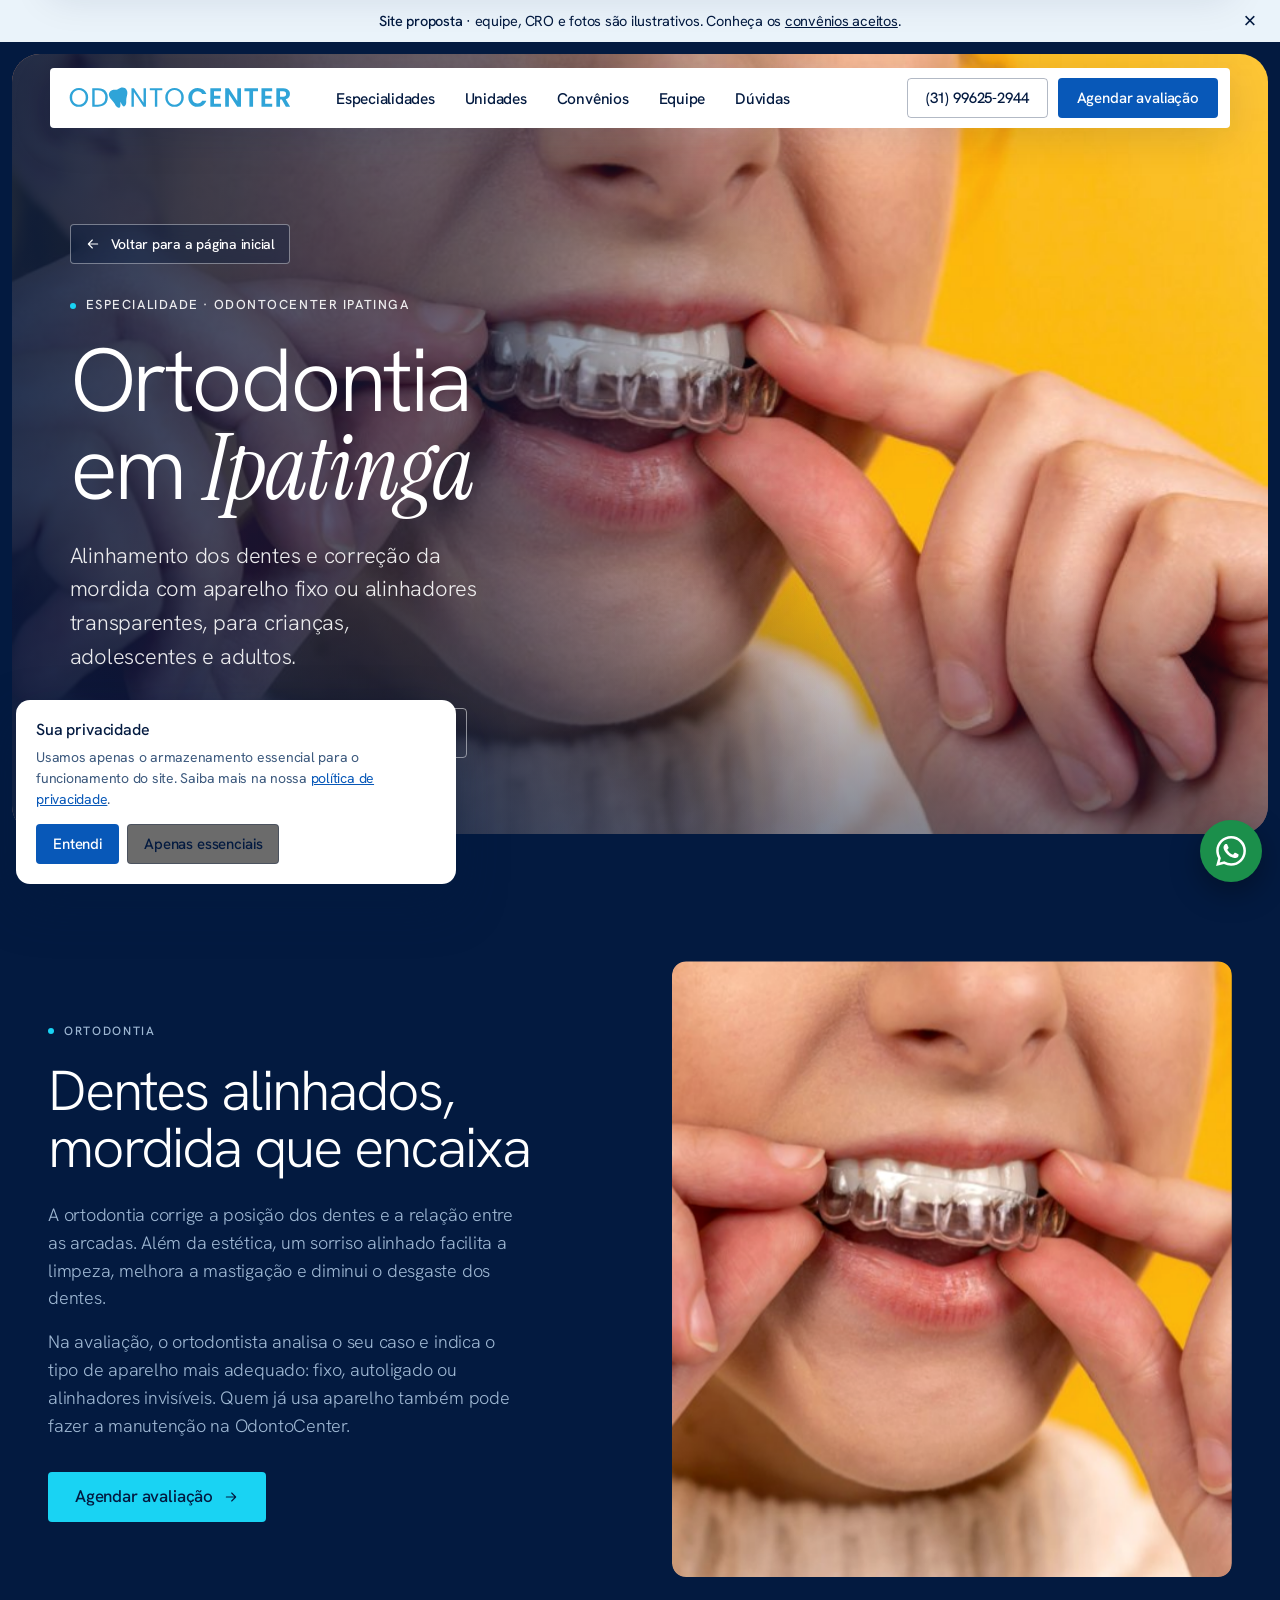
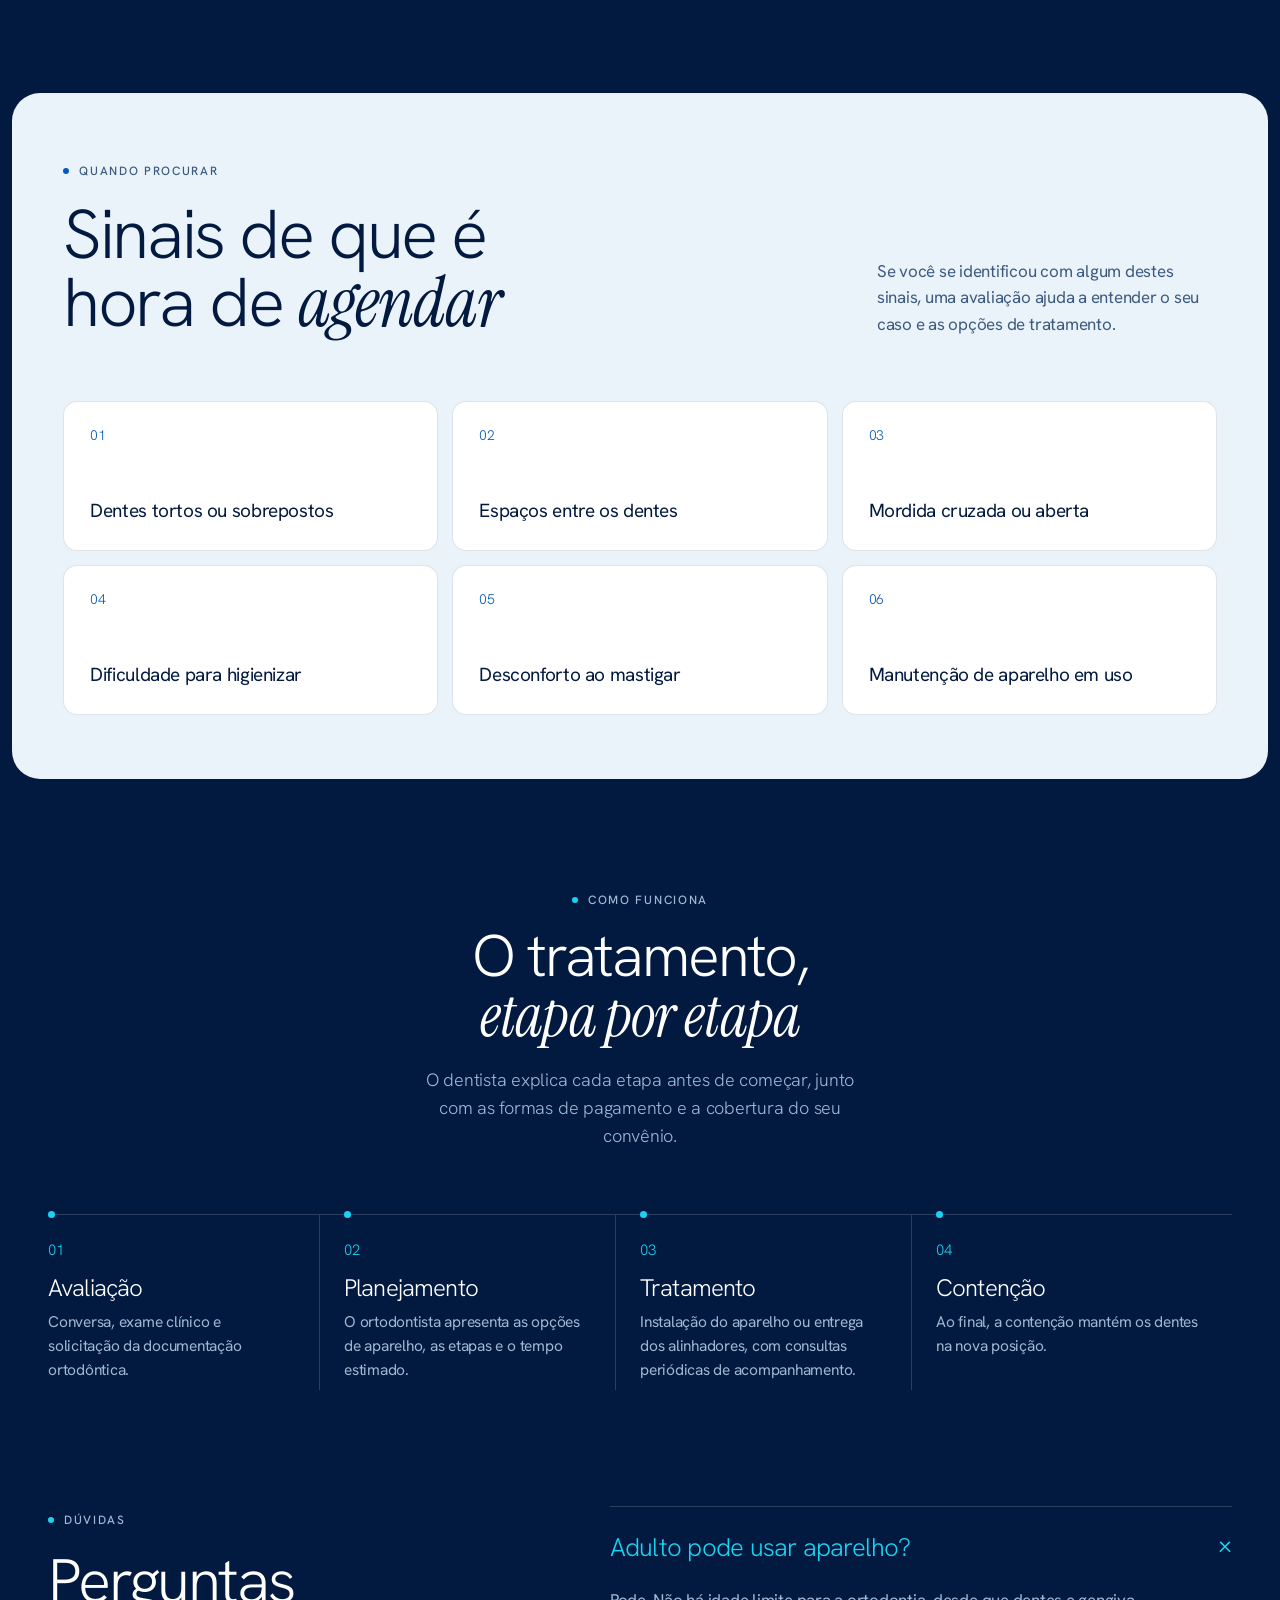
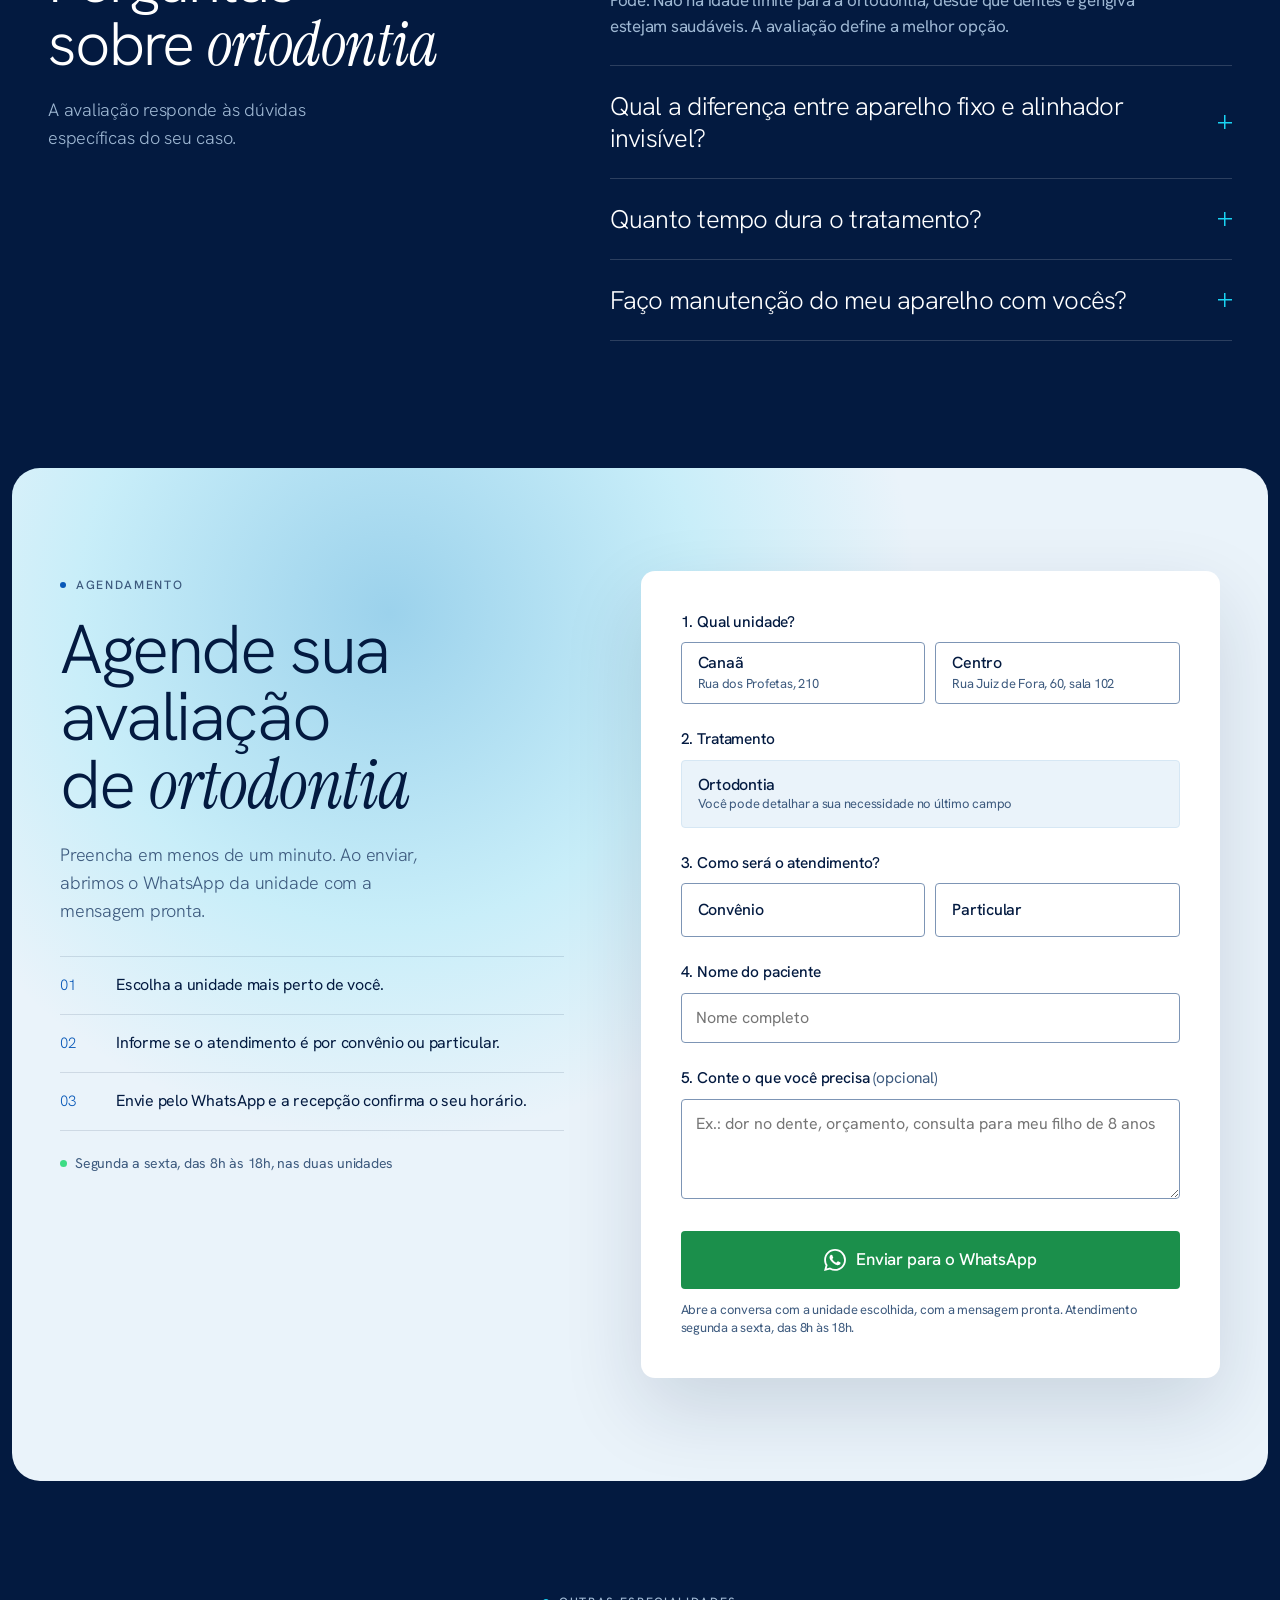
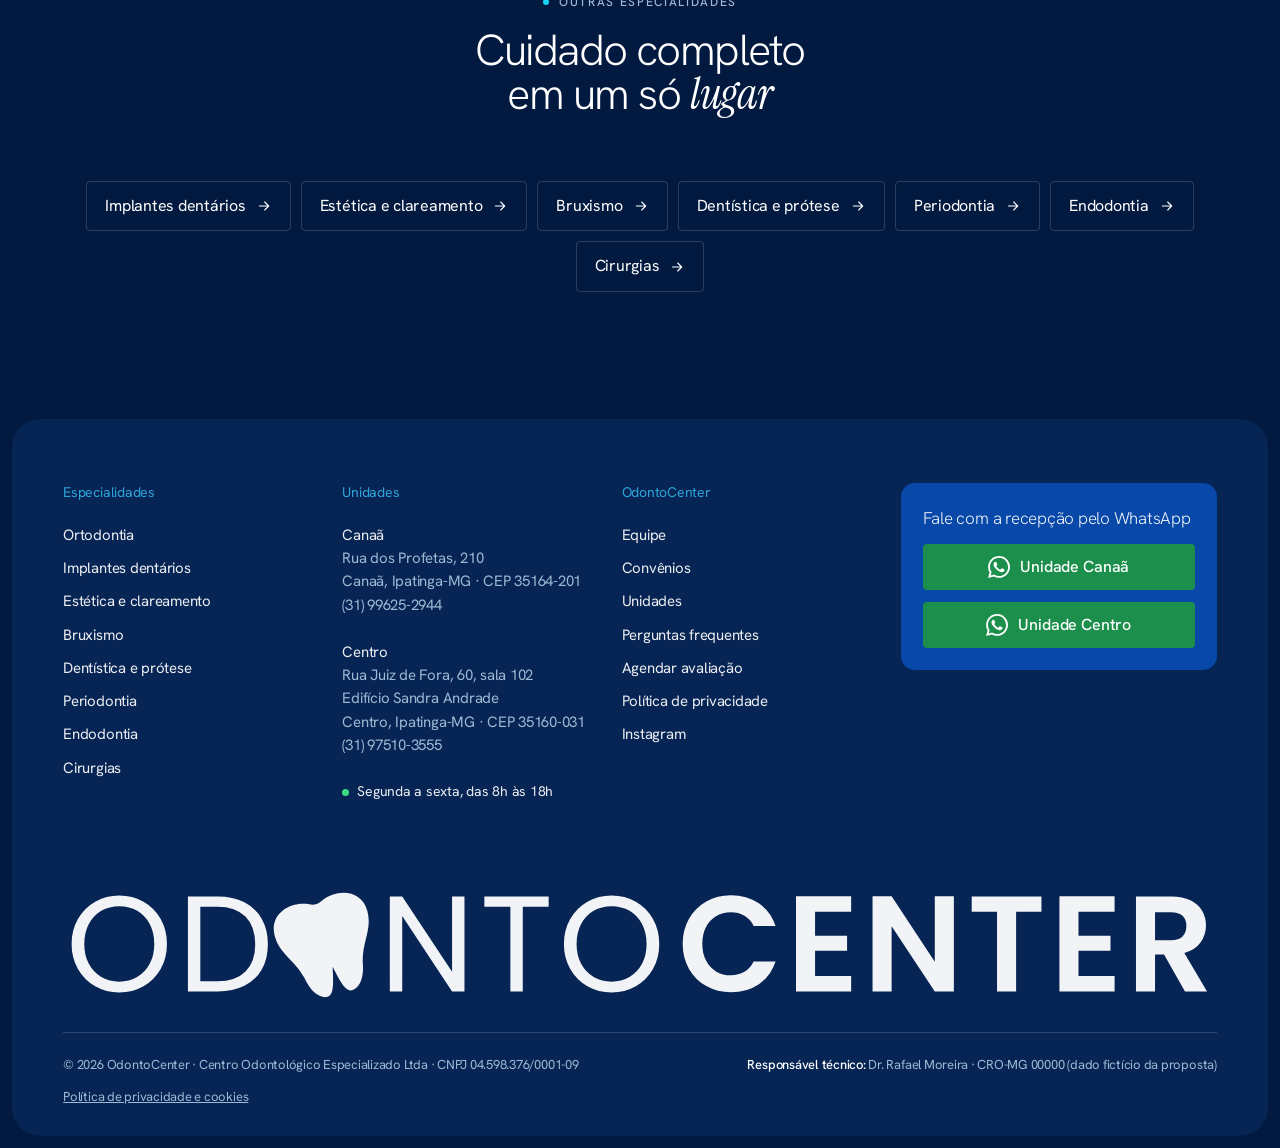
<file: site/especialidades/ortodontia-ipatinga.html>
<!doctype html>
<html lang="pt-BR">
<head>
<meta charset="utf-8">
<meta name="viewport" content="width=device-width,initial-scale=1,viewport-fit=cover">
<title>Ortodontia em Ipatinga | OdontoCenter</title>
<meta name="description" content="Alinhamento dos dentes e correção da mordida com aparelho fixo ou alinhadores transparentes, para crianças, adolescentes e adultos. Unidades Canaã e Centro, segunda a sexta, das 8h às 18h. Agende pelo WhatsApp.">
<link rel="canonical" href="https://odontocenter-ipatinga.vercel.app/especialidades/ortodontia-ipatinga">
<meta name="theme-color" content="#031A40">
<meta name="application-name" content="OdontoCenter">
<meta name="apple-mobile-web-app-title" content="OdontoCenter">
<meta name="format-detection" content="telephone=no">
<link rel="icon" href="../favicon.ico" sizes="48x48">
<link rel="icon" href="../favicon.svg" type="image/svg+xml">
<link rel="apple-touch-icon" href="../apple-touch-icon.png">
<link rel="mask-icon" href="../icons/safari-pinned-tab.svg" color="#0858B8">
<link rel="manifest" href="../site.webmanifest">
<meta property="og:type" content="website">
<meta property="og:site_name" content="OdontoCenter">
<meta property="og:locale" content="pt_BR">
<meta property="og:url" content="https://odontocenter-ipatinga.vercel.app/especialidades/ortodontia-ipatinga">
<meta property="og:title" content="Ortodontia em Ipatinga | OdontoCenter">
<meta property="og:description" content="Alinhamento dos dentes e correção da mordida com aparelho fixo ou alinhadores transparentes, para crianças, adolescentes e adultos. Unidades Canaã e Centro, segunda a sexta, das 8h às 18h. Agende pelo WhatsApp.">
<meta property="og:image" content="https://odontocenter-ipatinga.vercel.app/og/og-ortodontia-ipatinga.jpg">
<meta property="og:image:secure_url" content="https://odontocenter-ipatinga.vercel.app/og/og-ortodontia-ipatinga.jpg">
<meta property="og:image:type" content="image/jpeg">
<meta property="og:image:width" content="1200">
<meta property="og:image:height" content="630">
<meta property="og:image:alt" content="Ortodontia em Ipatinga na OdontoCenter">
<meta name="twitter:card" content="summary_large_image">
<meta name="twitter:title" content="Ortodontia em Ipatinga | OdontoCenter">
<meta name="twitter:description" content="Alinhamento dos dentes e correção da mordida com aparelho fixo ou alinhadores transparentes, para crianças, adolescentes e adultos. Unidades Canaã e Centro, segunda a sexta, das 8h às 18h. Agende pelo WhatsApp.">
<meta name="twitter:image" content="https://odontocenter-ipatinga.vercel.app/og/og-ortodontia-ipatinga.jpg">
<meta name="twitter:image:alt" content="Ortodontia em Ipatinga na OdontoCenter">
<link rel="stylesheet" href="https://fonts.googleapis.com/css2?family=Hanken+Grotesk:wght@300;400;500;600&family=Instrument+Serif:ital@0;1&display=swap">
<link rel="stylesheet" href="../assets/site.css">
<style>html,body{margin:0}:root{color-scheme:dark}</style>
</head>
<body>
<a class="skip" href="#conteudo">Ir para o conteúdo</a>
<div class="announce" id="announce"><span><b style="font-weight:500">Site proposta</b> · equipe, CRO e fotos são ilustrativos. Conheça os <a href="../index.html#convenios">convênios aceitos</a>.</span><button type="button" id="announce-x" aria-label="Fechar aviso">×</button></div>
<div class="navcard stick" id="stick" aria-hidden="true"><a href="../index.html" aria-label="OdontoCenter, página inicial"><svg class="logo" viewBox="-2 -8.38 846.94 90.74" role="img" aria-label="OdontoCenter"><path fill="currentColor" d="M4.3 34.9Q4.3 24.7 8.95 16.55Q13.6 8.4 21.6 3.85Q29.6 -0.7 39.3 -0.7Q49.1 -0.7 57.1 3.85Q65.1 8.4 69.7 16.5Q74.3 24.6 74.3 34.9Q74.3 45.2 69.7 53.3Q65.1 61.4 57.1 65.95Q49.1 70.5 39.3 70.5Q29.6 70.5 21.6 65.95Q13.6 61.4 8.95 53.25Q4.3 45.1 4.3 34.9ZM65 34.9Q65 26.5 61.65 20.25Q58.3 14 52.5 10.6Q46.7 7.2 39.3 7.2Q31.9 7.2 26.1 10.6Q20.3 14 16.95 20.25Q13.6 26.5 13.6 34.9Q13.6 43.2 16.95 49.5Q20.3 55.8 26.15 59.2Q32 62.6 39.3 62.6Q46.6 62.6 52.45 59.2Q58.3 55.8 61.65 49.5Q65 43.2 65 34.9Z M148.4 35.1Q148.4 45.8 143.95 53.65Q139.5 61.5 131.15 65.65Q122.8 69.8 111.4 69.8H89.7V0.1H111.4Q122.8 0.1 131.15 4.35Q139.5 8.6 143.95 16.5Q148.4 24.4 148.4 35.1ZM139.1 35.1Q139.1 22.1 131.95 14.8Q124.8 7.5 111.4 7.5H98.8V62.3H111.4Q124.9 62.3 132 55.15Q139.1 48 139.1 35.1Z M292.74 69.8H283.64L247.04 14.3V69.8H237.94V0H247.04L283.64 55.4V0H292.74Z M354.54 0.1V7.5H335.54V69.8H326.44V7.5H307.34V0.1Z M365.74 34.9Q365.74 24.7 370.39 16.55Q375.04 8.4 383.04 3.85Q391.04 -0.7 400.74 -0.7Q410.54 -0.7 418.54 3.85Q426.54 8.4 431.14 16.5Q435.74 24.6 435.74 34.9Q435.74 45.2 431.14 53.3Q426.54 61.4 418.54 65.95Q410.54 70.5 400.74 70.5Q391.04 70.5 383.04 65.95Q375.04 61.4 370.39 53.25Q365.74 45.1 365.74 34.9ZM426.44 34.9Q426.44 26.5 423.09 20.25Q419.74 14 413.94 10.6Q408.14 7.2 400.74 7.2Q393.34 7.2 387.54 10.6Q381.74 14 378.39 20.25Q375.04 26.5 375.04 34.9Q375.04 43.2 378.39 49.5Q381.74 55.8 387.59 59.2Q393.44 62.6 400.74 62.6Q408.04 62.6 413.89 59.2Q419.74 55.8 423.09 49.5Q426.44 43.2 426.44 34.9Z M488.34 -0.9Q500.04 -0.9 508.84 5.1Q517.64 11.1 521.14 21.7H505.04Q502.64 16.7 498.29 14.2Q493.94 11.7 488.24 11.7Q482.14 11.7 477.39 14.55Q472.64 17.4 469.99 22.6Q467.34 27.8 467.34 34.8Q467.34 41.7 469.99 46.95Q472.64 52.2 477.39 55.05Q482.14 57.9 488.24 57.9Q493.94 57.9 498.29 55.35Q502.64 52.8 505.04 47.8H521.14Q517.64 58.5 508.89 64.45Q500.14 70.4 488.34 70.4Q478.34 70.4 470.29 65.85Q462.24 61.3 457.59 53.2Q452.94 45.1 452.94 34.8Q452.94 24.5 457.59 16.35Q462.24 8.2 470.29 3.65Q478.34 -0.9 488.34 -0.9Z M550.14 11.3V28.8H573.64V39.9H550.14V58.4H576.64V69.8H536.14V-0.1H576.64V11.3Z M652.04 69.8H638.04L606.34 21.9V69.8H592.34V-0.1H606.34L638.04 47.9V-0.1H652.04Z M716.34 0V11.3H697.74V69.8H683.74V11.3H665.14V0Z M743.54 11.3V28.8H767.04V39.9H743.54V58.4H770.04V69.8H729.54V-0.1H770.04V11.3Z M821.74 69.8 806.34 42.6H799.74V69.8H785.74V0H811.94Q820.04 0 825.74 2.85Q831.44 5.7 834.29 10.55Q837.14 15.4 837.14 21.4Q837.14 28.3 833.14 33.85Q829.14 39.4 821.24 41.5L837.94 69.8ZM799.74 32.1H811.44Q817.14 32.1 819.94 29.35Q822.74 26.6 822.74 21.7Q822.74 16.9 819.94 14.25Q817.14 11.6 811.44 11.6H799.74Z M153.39,28.84 C 149.33,13.67 163.81,3.29 178.87,5.76 C 181.96,6.56 185.54,5.60 187.82,3.36 C 199.62,-6.30 217.35,-4.55 221.42,10.62 C 225.07,24.27 217.75,32.74 218.03,48.11 C 219.29,59.96 215.55,67.47 210.18,68.91 C 204.81,70.35 199.76,58.69 195.94,51.59 C 196.18,59.65 197.65,72.27 192.28,73.71 C 186.91,75.14 179.91,70.52 175.07,59.62 C 167.63,46.17 157.05,42.50 153.39,28.84Z"/></svg></a><nav aria-label="Principal"><a href="../index.html#especialidades">Especialidades</a><a href="../index.html#unidades">Unidades</a><a href="../index.html#convenios">Convênios</a><a href="../index.html#equipe">Equipe</a><a href="../index.html#duvidas">Dúvidas</a></nav><div class="end"><a class="tel btn btn-ob" href="tel:+5531996252944">(31) 99625-2944</a><a class="btn btn-b" href="#agendar">Agendar avaliação</a><button class="burger" type="button" aria-label="Abrir menu" aria-expanded="false" aria-controls="drawer"><span></span></button></div></div>
<div class="drawer" id="drawer" aria-hidden="true" role="dialog" aria-label="Menu"><button class="drawer-close" type="button" aria-label="Fechar menu">×</button><a class="dl" href="../index.html#especialidades">Especialidades<svg class="ar" viewBox="0 0 24 24" fill="none" stroke="currentColor" stroke-width="1.6" stroke-linecap="round" stroke-linejoin="round" aria-hidden="true"><path d="M5 12h14M13 6l6 6-6 6"/></svg></a><a class="dl" href="../index.html#unidades">Unidades<svg class="ar" viewBox="0 0 24 24" fill="none" stroke="currentColor" stroke-width="1.6" stroke-linecap="round" stroke-linejoin="round" aria-hidden="true"><path d="M5 12h14M13 6l6 6-6 6"/></svg></a><a class="dl" href="../index.html#convenios">Convênios<svg class="ar" viewBox="0 0 24 24" fill="none" stroke="currentColor" stroke-width="1.6" stroke-linecap="round" stroke-linejoin="round" aria-hidden="true"><path d="M5 12h14M13 6l6 6-6 6"/></svg></a><a class="dl" href="../index.html#equipe">Equipe<svg class="ar" viewBox="0 0 24 24" fill="none" stroke="currentColor" stroke-width="1.6" stroke-linecap="round" stroke-linejoin="round" aria-hidden="true"><path d="M5 12h14M13 6l6 6-6 6"/></svg></a><a class="dl" href="../index.html#duvidas">Dúvidas<svg class="ar" viewBox="0 0 24 24" fill="none" stroke="currentColor" stroke-width="1.6" stroke-linecap="round" stroke-linejoin="round" aria-hidden="true"><path d="M5 12h14M13 6l6 6-6 6"/></svg></a><a class="dl" href="#agendar">Agendar avaliação<svg class="ar" viewBox="0 0 24 24" fill="none" stroke="currentColor" stroke-width="1.6" stroke-linecap="round" stroke-linejoin="round" aria-hidden="true"><path d="M5 12h14M13 6l6 6-6 6"/></svg></a><div class="dsub"><a href="../especialidades/ortodontia-ipatinga.html">Ortodontia</a><a href="../especialidades/implante-dentario-ipatinga.html">Implantes dentários</a><a href="../especialidades/clareamento-estetica-dental-ipatinga.html">Estética e clareamento</a><a href="../especialidades/bruxismo-ipatinga.html">Bruxismo</a><a href="../especialidades/dentistica-protese-ipatinga.html">Dentística e prótese</a><a href="../especialidades/periodontia-tratamento-gengiva-ipatinga.html">Periodontia</a><a href="../especialidades/tratamento-de-canal-endodontia-ipatinga.html">Endodontia</a><a href="../especialidades/cirurgia-odontologica-ipatinga.html">Cirurgias</a></div><div class="dbot"><a class="btn btn-wa" data-wa="canaa" href="#"><svg class="wa" width="22" height="22" viewBox="0 0 24 24" fill="currentColor" aria-hidden="true"><path d="M17.472 14.382c-.297-.149-1.758-.867-2.03-.967-.273-.099-.471-.148-.67.15-.197.297-.767.966-.94 1.164-.173.199-.347.223-.644.075-.297-.15-1.255-.463-2.39-1.475-.883-.788-1.48-1.761-1.653-2.059-.173-.297-.018-.458.13-.606.134-.133.298-.347.446-.52.149-.174.198-.298.298-.497.099-.198.05-.371-.025-.52-.075-.149-.669-1.612-.916-2.207-.242-.579-.487-.5-.669-.51-.173-.008-.371-.01-.57-.01-.198 0-.52.074-.792.372-.272.297-1.04 1.016-1.04 2.479 0 1.462 1.065 2.875 1.213 3.074.149.198 2.096 3.2 5.077 4.487.709.306 1.262.489 1.694.625.712.227 1.36.195 1.871.118.571-.085 1.758-.719 2.006-1.413.248-.694.248-1.289.173-1.413-.074-.124-.272-.198-.57-.347m-5.421 7.403h-.004a9.87 9.87 0 01-5.031-1.378l-.361-.214-3.741.982.998-3.648-.235-.374a9.86 9.86 0 01-1.51-5.26c.001-5.45 4.436-9.884 9.888-9.884 2.64 0 5.122 1.03 6.988 2.898a9.825 9.825 0 012.893 6.994c-.003 5.45-4.437 9.884-9.885 9.884m8.413-18.297A11.815 11.815 0 0012.05 0C5.495 0 .16 5.335.157 11.892c0 2.096.547 4.142 1.588 5.945L.057 24l6.305-1.654a11.882 11.882 0 005.683 1.448h.005c6.554 0 11.89-5.335 11.893-11.893a11.821 11.821 0 00-3.48-8.413Z"/></svg> WhatsApp Canaã</a><a class="btn btn-wa" data-wa="centro" href="#"><svg class="wa" width="22" height="22" viewBox="0 0 24 24" fill="currentColor" aria-hidden="true"><path d="M17.472 14.382c-.297-.149-1.758-.867-2.03-.967-.273-.099-.471-.148-.67.15-.197.297-.767.966-.94 1.164-.173.199-.347.223-.644.075-.297-.15-1.255-.463-2.39-1.475-.883-.788-1.48-1.761-1.653-2.059-.173-.297-.018-.458.13-.606.134-.133.298-.347.446-.52.149-.174.198-.298.298-.497.099-.198.05-.371-.025-.52-.075-.149-.669-1.612-.916-2.207-.242-.579-.487-.5-.669-.51-.173-.008-.371-.01-.57-.01-.198 0-.52.074-.792.372-.272.297-1.04 1.016-1.04 2.479 0 1.462 1.065 2.875 1.213 3.074.149.198 2.096 3.2 5.077 4.487.709.306 1.262.489 1.694.625.712.227 1.36.195 1.871.118.571-.085 1.758-.719 2.006-1.413.248-.694.248-1.289.173-1.413-.074-.124-.272-.198-.57-.347m-5.421 7.403h-.004a9.87 9.87 0 01-5.031-1.378l-.361-.214-3.741.982.998-3.648-.235-.374a9.86 9.86 0 01-1.51-5.26c.001-5.45 4.436-9.884 9.888-9.884 2.64 0 5.122 1.03 6.988 2.898a9.825 9.825 0 012.893 6.994c-.003 5.45-4.437 9.884-9.885 9.884m8.413-18.297A11.815 11.815 0 0012.05 0C5.495 0 .16 5.335.157 11.892c0 2.096.547 4.142 1.588 5.945L.057 24l6.305-1.654a11.882 11.882 0 005.683 1.448h.005c6.554 0 11.89-5.335 11.893-11.893a11.821 11.821 0 00-3.48-8.413Z"/></svg> WhatsApp Centro</a><span class="hours">Segunda a sexta, das 8h às 18h</span></div></div>
<main id="conteudo">
<header class="hero sub-hero" id="topo">
  <div class="hero-bg"><img class="photo-grade" src="../img/orto.jpg" alt="" fetchpriority="high"></div>
  <div class="navcard"><a href="../index.html" aria-label="OdontoCenter, página inicial"><svg class="logo" viewBox="-2 -8.38 846.94 90.74" role="img" aria-label="OdontoCenter"><path fill="currentColor" d="M4.3 34.9Q4.3 24.7 8.95 16.55Q13.6 8.4 21.6 3.85Q29.6 -0.7 39.3 -0.7Q49.1 -0.7 57.1 3.85Q65.1 8.4 69.7 16.5Q74.3 24.6 74.3 34.9Q74.3 45.2 69.7 53.3Q65.1 61.4 57.1 65.95Q49.1 70.5 39.3 70.5Q29.6 70.5 21.6 65.95Q13.6 61.4 8.95 53.25Q4.3 45.1 4.3 34.9ZM65 34.9Q65 26.5 61.65 20.25Q58.3 14 52.5 10.6Q46.7 7.2 39.3 7.2Q31.9 7.2 26.1 10.6Q20.3 14 16.95 20.25Q13.6 26.5 13.6 34.9Q13.6 43.2 16.95 49.5Q20.3 55.8 26.15 59.2Q32 62.6 39.3 62.6Q46.6 62.6 52.45 59.2Q58.3 55.8 61.65 49.5Q65 43.2 65 34.9Z M148.4 35.1Q148.4 45.8 143.95 53.65Q139.5 61.5 131.15 65.65Q122.8 69.8 111.4 69.8H89.7V0.1H111.4Q122.8 0.1 131.15 4.35Q139.5 8.6 143.95 16.5Q148.4 24.4 148.4 35.1ZM139.1 35.1Q139.1 22.1 131.95 14.8Q124.8 7.5 111.4 7.5H98.8V62.3H111.4Q124.9 62.3 132 55.15Q139.1 48 139.1 35.1Z M292.74 69.8H283.64L247.04 14.3V69.8H237.94V0H247.04L283.64 55.4V0H292.74Z M354.54 0.1V7.5H335.54V69.8H326.44V7.5H307.34V0.1Z M365.74 34.9Q365.74 24.7 370.39 16.55Q375.04 8.4 383.04 3.85Q391.04 -0.7 400.74 -0.7Q410.54 -0.7 418.54 3.85Q426.54 8.4 431.14 16.5Q435.74 24.6 435.74 34.9Q435.74 45.2 431.14 53.3Q426.54 61.4 418.54 65.95Q410.54 70.5 400.74 70.5Q391.04 70.5 383.04 65.95Q375.04 61.4 370.39 53.25Q365.74 45.1 365.74 34.9ZM426.44 34.9Q426.44 26.5 423.09 20.25Q419.74 14 413.94 10.6Q408.14 7.2 400.74 7.2Q393.34 7.2 387.54 10.6Q381.74 14 378.39 20.25Q375.04 26.5 375.04 34.9Q375.04 43.2 378.39 49.5Q381.74 55.8 387.59 59.2Q393.44 62.6 400.74 62.6Q408.04 62.6 413.89 59.2Q419.74 55.8 423.09 49.5Q426.44 43.2 426.44 34.9Z M488.34 -0.9Q500.04 -0.9 508.84 5.1Q517.64 11.1 521.14 21.7H505.04Q502.64 16.7 498.29 14.2Q493.94 11.7 488.24 11.7Q482.14 11.7 477.39 14.55Q472.64 17.4 469.99 22.6Q467.34 27.8 467.34 34.8Q467.34 41.7 469.99 46.95Q472.64 52.2 477.39 55.05Q482.14 57.9 488.24 57.9Q493.94 57.9 498.29 55.35Q502.64 52.8 505.04 47.8H521.14Q517.64 58.5 508.89 64.45Q500.14 70.4 488.34 70.4Q478.34 70.4 470.29 65.85Q462.24 61.3 457.59 53.2Q452.94 45.1 452.94 34.8Q452.94 24.5 457.59 16.35Q462.24 8.2 470.29 3.65Q478.34 -0.9 488.34 -0.9Z M550.14 11.3V28.8H573.64V39.9H550.14V58.4H576.64V69.8H536.14V-0.1H576.64V11.3Z M652.04 69.8H638.04L606.34 21.9V69.8H592.34V-0.1H606.34L638.04 47.9V-0.1H652.04Z M716.34 0V11.3H697.74V69.8H683.74V11.3H665.14V0Z M743.54 11.3V28.8H767.04V39.9H743.54V58.4H770.04V69.8H729.54V-0.1H770.04V11.3Z M821.74 69.8 806.34 42.6H799.74V69.8H785.74V0H811.94Q820.04 0 825.74 2.85Q831.44 5.7 834.29 10.55Q837.14 15.4 837.14 21.4Q837.14 28.3 833.14 33.85Q829.14 39.4 821.24 41.5L837.94 69.8ZM799.74 32.1H811.44Q817.14 32.1 819.94 29.35Q822.74 26.6 822.74 21.7Q822.74 16.9 819.94 14.25Q817.14 11.6 811.44 11.6H799.74Z M153.39,28.84 C 149.33,13.67 163.81,3.29 178.87,5.76 C 181.96,6.56 185.54,5.60 187.82,3.36 C 199.62,-6.30 217.35,-4.55 221.42,10.62 C 225.07,24.27 217.75,32.74 218.03,48.11 C 219.29,59.96 215.55,67.47 210.18,68.91 C 204.81,70.35 199.76,58.69 195.94,51.59 C 196.18,59.65 197.65,72.27 192.28,73.71 C 186.91,75.14 179.91,70.52 175.07,59.62 C 167.63,46.17 157.05,42.50 153.39,28.84Z"/></svg></a><nav aria-label="Principal"><a href="../index.html#especialidades">Especialidades</a><a href="../index.html#unidades">Unidades</a><a href="../index.html#convenios">Convênios</a><a href="../index.html#equipe">Equipe</a><a href="../index.html#duvidas">Dúvidas</a></nav><div class="end"><a class="tel btn btn-ob" href="tel:+5531996252944">(31) 99625-2944</a><a class="btn btn-b" href="#agendar">Agendar avaliação</a><button class="burger" type="button" aria-label="Abrir menu" aria-expanded="false" aria-controls="drawer"><span></span></button></div></div>
  <div class="hero-copy">
    <a class="back rv" href="../index.html"><svg class="ar" viewBox="0 0 24 24" fill="none" stroke="currentColor" stroke-width="1.6" stroke-linecap="round" stroke-linejoin="round" aria-hidden="true"><path d="M5 12h14M13 6l6 6-6 6"/></svg> Voltar para a página inicial</a>
    <p class="hero-eyebrow rv" style="--d:.05s">Especialidade · OdontoCenter Ipatinga</p>
    <h1><span class="ln"><span style="--d:.15s">Ortodontia</span></span><span class="ln"><span style="--d:.27s">em <span class="it">Ipatinga</span></span></span></h1>
    <p class="sub rv" style="--d:.45s">Alinhamento dos dentes e correção da mordida com aparelho fixo ou alinhadores transparentes, para crianças, adolescentes e adultos.</p>
    <div class="row rv" style="--d:.58s"><a class="btn btn-e" href="#agendar">Agendar avaliação <svg class="ar" viewBox="0 0 24 24" fill="none" stroke="currentColor" stroke-width="1.6" stroke-linecap="round" stroke-linejoin="round" aria-hidden="true"><path d="M5 12h14M13 6l6 6-6 6"/></svg></a><a class="btn btn-o" href="#como-funciona">Como funciona</a></div>
  </div>
</header>

<section class="sec" aria-labelledby="h-about"><div class="wrap"><div class="about">
  <div><span class="eyebrow rv">Ortodontia</span><h2 class="rv" id="h-about" style="--d:.08s">Dentes alinhados, mordida que encaixa</h2><p class="rv" style="--d:.16s">A ortodontia corrige a posição dos dentes e a relação entre as arcadas. Além da estética, um sorriso alinhado facilita a limpeza, melhora a mastigação e diminui o desgaste dos dentes.</p><p class="rv" style="--d:.16s">Na avaliação, o ortodontista analisa o seu caso e indica o tipo de aparelho mais adequado: fixo, autoligado ou alinhadores invisíveis. Quem já usa aparelho também pode fazer a manutenção na OdontoCenter.</p>
    <div class="row rv" style="margin-top:32px;--d:.22s"><a class="btn btn-e" href="#agendar">Agendar avaliação <svg class="ar" viewBox="0 0 24 24" fill="none" stroke="currentColor" stroke-width="1.6" stroke-linecap="round" stroke-linejoin="round" aria-hidden="true"><path d="M5 12h14M13 6l6 6-6 6"/></svg></a></div></div>
  <div class="ph rv-img"><img class="photo-grade" data-par src="../img/orto.jpg" alt="" loading="lazy"></div>
</div></div></section>

<section class="panel light" aria-labelledby="h-signs">
  <div class="panel-head"><div><span class="eyebrow rv">Quando procurar</span><h2 class="rv" id="h-signs" style="--d:.08s;margin-top:20px">Sinais de que é hora de <span class="it">agendar</span></h2></div><p class="intro rv" style="--d:.16s">Se você se identificou com algum destes sinais, uma avaliação ajuda a entender o seu caso e as opções de tratamento.</p></div>
  <div class="signs"><div class="sign rv" style="--d:0.00s"><i>01</i><p>Dentes tortos ou sobrepostos</p></div><div class="sign rv" style="--d:0.05s"><i>02</i><p>Espaços entre os dentes</p></div><div class="sign rv" style="--d:0.10s"><i>03</i><p>Mordida cruzada ou aberta</p></div><div class="sign rv" style="--d:0.15s"><i>04</i><p>Dificuldade para higienizar</p></div><div class="sign rv" style="--d:0.20s"><i>05</i><p>Desconforto ao mastigar</p></div><div class="sign rv" style="--d:0.25s"><i>06</i><p>Manutenção de aparelho em uso</p></div></div>
</section>

<section class="sec" id="como-funciona" aria-labelledby="h-steps"><div class="wrap">
  <div class="sec-head"><span class="eyebrow rv">Como funciona</span><h2 class="rv" id="h-steps" style="--d:.08s">O tratamento, <span class="it">etapa por etapa</span></h2><p class="rv" style="--d:.16s">O dentista explica cada etapa antes de começar, junto com as formas de pagamento e a cobertura do seu convênio.</p></div>
  <ol class="journey journey-wrap" style="--n:4"><li class="rv" style="--d:0.00s"><b>01</b><h3>Avaliação</h3><p>Conversa, exame clínico e solicitação da documentação ortodôntica.</p></li><li class="rv" style="--d:0.08s"><b>02</b><h3>Planejamento</h3><p>O ortodontista apresenta as opções de aparelho, as etapas e o tempo estimado.</p></li><li class="rv" style="--d:0.16s"><b>03</b><h3>Tratamento</h3><p>Instalação do aparelho ou entrega dos alinhadores, com consultas periódicas de acompanhamento.</p></li><li class="rv" style="--d:0.24s"><b>04</b><h3>Contenção</h3><p>Ao final, a contenção mantém os dentes na nova posição.</p></li></ol>
</div></section>

<section class="sec" style="padding-top:0" aria-labelledby="h-fq"><div class="wrap"><div class="faqs">
  <div><span class="eyebrow rv">Dúvidas</span><h2 class="rv" id="h-fq" style="--d:.08s">Perguntas sobre <span class="it">ortodontia</span></h2><p class="intro rv" style="--d:.16s">A avaliação responde às dúvidas específicas do seu caso.</p></div>
  <div class="rv" style="--d:.1s"><details open><summary>Adulto pode usar aparelho?</summary><p>Pode. Não há idade limite para a ortodontia, desde que dentes e gengiva estejam saudáveis. A avaliação define a melhor opção.</p></details><details><summary>Qual a diferença entre aparelho fixo e alinhador invisível?</summary><p>O fixo usa bráquetes colados nos dentes. O alinhador é uma placa transparente e removível, trocada periodicamente. O ortodontista indica qual se aplica ao seu caso.</p></details><details><summary>Quanto tempo dura o tratamento?</summary><p>Depende da complexidade de cada caso. O tempo estimado é apresentado no planejamento, após a avaliação.</p></details><details><summary>Faço manutenção do meu aparelho com vocês?</summary><p>Sim. Agende pelo formulário escolhendo "Manutenção de aparelho" ou fale com a unidade pelo WhatsApp.</p></details></div>
</div></div></section>

<section class="cta light" id="agendar" aria-labelledby="h-ag"><div class="wrap"><div class="cta-grid">
  <div>
    <span class="eyebrow rv">Agendamento</span>
    <h2 class="rv" id="h-ag" style="--d:.08s">Agende sua avaliação de <span class="it">ortodontia</span></h2>
    <p class="intro rv" style="--d:.16s">Preencha em menos de um minuto. Ao enviar, abrimos o WhatsApp da unidade com a mensagem pronta.</p>
    <ol class="steps rv" style="--d:.22s"><li><span>01</span>Escolha a unidade mais perto de você.</li><li><span>02</span>Informe se o atendimento é por convênio ou particular.</li><li><span>03</span>Envie pelo WhatsApp e a recepção confirma o seu horário.</li></ol>
    <p class="hours rv" style="--d:.28s;margin-top:22px">Segunda a sexta, das 8h às 18h, nas duas unidades</p>
  </div>
  <form class="card rv" style="--d:.12s" id="form-agenda" novalidate>
    <fieldset id="f-unit"><legend>1. Qual unidade?</legend><div class="choices units"><label><input type="radio" name="unidade" value="canaa"><span class="c">Canaã<small>Rua dos Profetas, 210</small></span></label><label><input type="radio" name="unidade" value="centro"><span class="c">Centro<small>Rua Juiz de Fora, 60, sala 102</small></span></label></div><p class="err">Escolha uma unidade.</p></fieldset>
    <div id="f-serv"><span class="lb">2. Tratamento</span><div class="svc-chip"><span>Ortodontia<small>Você pode detalhar a sua necessidade no último campo</small></span></div><input type="hidden" id="servico" value="Ortodontia (aparelho)"></div>
    <fieldset id="f-tipo"><legend>3. Como será o atendimento?</legend>
      <div class="choices"><label><input type="radio" name="tipo" value="Convênio"><span class="c">Convênio</span></label><label><input type="radio" name="tipo" value="Particular"><span class="c">Particular</span></label></div><p class="err">Informe se é convênio ou particular.</p>
      <div class="conv" id="conv-box" hidden style="margin-top:14px"><label class="lb" for="convenio">Qual convênio?</label><select id="convenio" name="convenio"><option value="">Selecione</option><option value="LumarMetals">LumarMetals</option><option value="AAPI">AAPI</option><option value="Novo Oriente (plano de assistência familiar)">Novo Oriente (plano de assistência familiar)</option><option value="Cenibra">Cenibra</option><option value="Correios – Postal Saúde">Correios – Postal Saúde</option><option value="COPASS Saúde">COPASS Saúde</option><option value="Rede UNNA: Bradesco">Rede UNNA: Bradesco</option><option value="Rede UNNA: Unimed">Rede UNNA: Unimed</option><option value="Rede UNNA: Riachuelo (RCHLO)">Rede UNNA: Riachuelo (RCHLO)</option><option value="Rede UNNA: OdontoPrev">Rede UNNA: OdontoPrev</option><option value="Brasil Dental">Brasil Dental</option><option value="Rede Dental">Rede Dental</option><option value="Prívian">Prívian</option><option value="Odontoserv">Odontoserv</option><option value="SEPAO">SEPAO</option><option value="Prontodente">Prontodente</option><option value="IBI">IBI</option><option value="DM Odonto">DM Odonto</option><option value="Outro convênio">Outro convênio</option></select><p class="err">Escolha o convênio.</p></div></fieldset>
    <div id="f-nome"><label class="lb" for="nome">4. Nome do paciente</label><input type="text" id="nome" name="nome" autocomplete="name" required placeholder="Nome completo"><p class="err">Informe o nome do paciente.</p></div>
    <div><label class="lb" for="desc">5. Conte o que você precisa <span class="opt">(opcional)</span></label><textarea id="desc" name="desc" placeholder="Ex.: dor no dente, orçamento, consulta para meu filho de 8 anos"></textarea></div>
    <div class="submit"><a class="btn btn-wa" id="send" href="#agendar" target="_blank" rel="noopener" role="button"><svg class="wa" width="22" height="22" viewBox="0 0 24 24" fill="currentColor" aria-hidden="true"><path d="M17.472 14.382c-.297-.149-1.758-.867-2.03-.967-.273-.099-.471-.148-.67.15-.197.297-.767.966-.94 1.164-.173.199-.347.223-.644.075-.297-.15-1.255-.463-2.39-1.475-.883-.788-1.48-1.761-1.653-2.059-.173-.297-.018-.458.13-.606.134-.133.298-.347.446-.52.149-.174.198-.298.298-.497.099-.198.05-.371-.025-.52-.075-.149-.669-1.612-.916-2.207-.242-.579-.487-.5-.669-.51-.173-.008-.371-.01-.57-.01-.198 0-.52.074-.792.372-.272.297-1.04 1.016-1.04 2.479 0 1.462 1.065 2.875 1.213 3.074.149.198 2.096 3.2 5.077 4.487.709.306 1.262.489 1.694.625.712.227 1.36.195 1.871.118.571-.085 1.758-.719 2.006-1.413.248-.694.248-1.289.173-1.413-.074-.124-.272-.198-.57-.347m-5.421 7.403h-.004a9.87 9.87 0 01-5.031-1.378l-.361-.214-3.741.982.998-3.648-.235-.374a9.86 9.86 0 01-1.51-5.26c.001-5.45 4.436-9.884 9.888-9.884 2.64 0 5.122 1.03 6.988 2.898a9.825 9.825 0 012.893 6.994c-.003 5.45-4.437 9.884-9.885 9.884m8.413-18.297A11.815 11.815 0 0012.05 0C5.495 0 .16 5.335.157 11.892c0 2.096.547 4.142 1.588 5.945L.057 24l6.305-1.654a11.882 11.882 0 005.683 1.448h.005c6.554 0 11.89-5.335 11.893-11.893a11.821 11.821 0 00-3.48-8.413Z"/></svg> Enviar para o WhatsApp</a><p>Abre a conversa com a unidade escolhida, com a mensagem pronta. Atendimento segunda a sexta, das 8h às 18h.</p></div>
  </form>
</div></div></section>

<section class="sec" aria-labelledby="h-oth"><div class="wrap">
  <div class="sec-head"><span class="eyebrow rv">Outras especialidades</span><h2 class="rv" id="h-oth" style="--d:.08s;font-size:clamp(30px,3.4vw,48px)">Cuidado completo em um só <span class="it">lugar</span></h2></div>
  <div class="others rv"><a href="implante-dentario-ipatinga.html">Implantes dentários <svg class="ar" viewBox="0 0 24 24" fill="none" stroke="currentColor" stroke-width="1.6" stroke-linecap="round" stroke-linejoin="round" aria-hidden="true"><path d="M5 12h14M13 6l6 6-6 6"/></svg></a><a href="clareamento-estetica-dental-ipatinga.html">Estética e clareamento <svg class="ar" viewBox="0 0 24 24" fill="none" stroke="currentColor" stroke-width="1.6" stroke-linecap="round" stroke-linejoin="round" aria-hidden="true"><path d="M5 12h14M13 6l6 6-6 6"/></svg></a><a href="bruxismo-ipatinga.html">Bruxismo <svg class="ar" viewBox="0 0 24 24" fill="none" stroke="currentColor" stroke-width="1.6" stroke-linecap="round" stroke-linejoin="round" aria-hidden="true"><path d="M5 12h14M13 6l6 6-6 6"/></svg></a><a href="dentistica-protese-ipatinga.html">Dentística e prótese <svg class="ar" viewBox="0 0 24 24" fill="none" stroke="currentColor" stroke-width="1.6" stroke-linecap="round" stroke-linejoin="round" aria-hidden="true"><path d="M5 12h14M13 6l6 6-6 6"/></svg></a><a href="periodontia-tratamento-gengiva-ipatinga.html">Periodontia <svg class="ar" viewBox="0 0 24 24" fill="none" stroke="currentColor" stroke-width="1.6" stroke-linecap="round" stroke-linejoin="round" aria-hidden="true"><path d="M5 12h14M13 6l6 6-6 6"/></svg></a><a href="tratamento-de-canal-endodontia-ipatinga.html">Endodontia <svg class="ar" viewBox="0 0 24 24" fill="none" stroke="currentColor" stroke-width="1.6" stroke-linecap="round" stroke-linejoin="round" aria-hidden="true"><path d="M5 12h14M13 6l6 6-6 6"/></svg></a><a href="cirurgia-odontologica-ipatinga.html">Cirurgias <svg class="ar" viewBox="0 0 24 24" fill="none" stroke="currentColor" stroke-width="1.6" stroke-linecap="round" stroke-linejoin="round" aria-hidden="true"><path d="M5 12h14M13 6l6 6-6 6"/></svg></a></div>
</div></section>
</main>
<footer>
  <div class="fcols">
    <div><h4>Especialidades</h4><a href="../especialidades/ortodontia-ipatinga.html">Ortodontia</a><a href="../especialidades/implante-dentario-ipatinga.html">Implantes dentários</a><a href="../especialidades/clareamento-estetica-dental-ipatinga.html">Estética e clareamento</a><a href="../especialidades/bruxismo-ipatinga.html">Bruxismo</a><a href="../especialidades/dentistica-protese-ipatinga.html">Dentística e prótese</a><a href="../especialidades/periodontia-tratamento-gengiva-ipatinga.html">Periodontia</a><a href="../especialidades/tratamento-de-canal-endodontia-ipatinga.html">Endodontia</a><a href="../especialidades/cirurgia-odontologica-ipatinga.html">Cirurgias</a></div>
    <div><h4>Unidades</h4><p style="margin-top:0px">Canaã<br><span style="color:var(--dull)">Rua dos Profetas, 210<br>Canaã, Ipatinga-MG · CEP 35164-201<br>(31) 99625-2944</span></p><p style="margin-top:14px">Centro<br><span style="color:var(--dull)">Rua Juiz de Fora, 60, sala 102<br>Edifício Sandra Andrade<br>Centro, Ipatinga-MG · CEP 35160-031<br>(31) 97510-3555</span></p><p class="hours" style="margin-top:14px">Segunda a sexta, das 8h às 18h</p></div>
    <div><h4>OdontoCenter</h4><a href="../index.html#equipe">Equipe</a><a href="../index.html#convenios">Convênios</a><a href="../index.html#unidades">Unidades</a><a href="../index.html#duvidas">Perguntas frequentes</a><a href="#agendar">Agendar avaliação</a><a href="../politica-de-privacidade.html">Política de privacidade</a><a href="https://www.instagram.com/odontocenter.ipa/" target="_blank" rel="noopener">Instagram</a></div>
    <div class="fcard"><p>Fale com a recepção pelo WhatsApp</p><a class="btn btn-wa" data-wa="canaa" href="#"><svg class="wa" width="22" height="22" viewBox="0 0 24 24" fill="currentColor" aria-hidden="true"><path d="M17.472 14.382c-.297-.149-1.758-.867-2.03-.967-.273-.099-.471-.148-.67.15-.197.297-.767.966-.94 1.164-.173.199-.347.223-.644.075-.297-.15-1.255-.463-2.39-1.475-.883-.788-1.48-1.761-1.653-2.059-.173-.297-.018-.458.13-.606.134-.133.298-.347.446-.52.149-.174.198-.298.298-.497.099-.198.05-.371-.025-.52-.075-.149-.669-1.612-.916-2.207-.242-.579-.487-.5-.669-.51-.173-.008-.371-.01-.57-.01-.198 0-.52.074-.792.372-.272.297-1.04 1.016-1.04 2.479 0 1.462 1.065 2.875 1.213 3.074.149.198 2.096 3.2 5.077 4.487.709.306 1.262.489 1.694.625.712.227 1.36.195 1.871.118.571-.085 1.758-.719 2.006-1.413.248-.694.248-1.289.173-1.413-.074-.124-.272-.198-.57-.347m-5.421 7.403h-.004a9.87 9.87 0 01-5.031-1.378l-.361-.214-3.741.982.998-3.648-.235-.374a9.86 9.86 0 01-1.51-5.26c.001-5.45 4.436-9.884 9.888-9.884 2.64 0 5.122 1.03 6.988 2.898a9.825 9.825 0 012.893 6.994c-.003 5.45-4.437 9.884-9.885 9.884m8.413-18.297A11.815 11.815 0 0012.05 0C5.495 0 .16 5.335.157 11.892c0 2.096.547 4.142 1.588 5.945L.057 24l6.305-1.654a11.882 11.882 0 005.683 1.448h.005c6.554 0 11.89-5.335 11.893-11.893a11.821 11.821 0 00-3.48-8.413Z"/></svg> Unidade Canaã</a><a class="btn btn-wa" data-wa="centro" href="#"><svg class="wa" width="22" height="22" viewBox="0 0 24 24" fill="currentColor" aria-hidden="true"><path d="M17.472 14.382c-.297-.149-1.758-.867-2.03-.967-.273-.099-.471-.148-.67.15-.197.297-.767.966-.94 1.164-.173.199-.347.223-.644.075-.297-.15-1.255-.463-2.39-1.475-.883-.788-1.48-1.761-1.653-2.059-.173-.297-.018-.458.13-.606.134-.133.298-.347.446-.52.149-.174.198-.298.298-.497.099-.198.05-.371-.025-.52-.075-.149-.669-1.612-.916-2.207-.242-.579-.487-.5-.669-.51-.173-.008-.371-.01-.57-.01-.198 0-.52.074-.792.372-.272.297-1.04 1.016-1.04 2.479 0 1.462 1.065 2.875 1.213 3.074.149.198 2.096 3.2 5.077 4.487.709.306 1.262.489 1.694.625.712.227 1.36.195 1.871.118.571-.085 1.758-.719 2.006-1.413.248-.694.248-1.289.173-1.413-.074-.124-.272-.198-.57-.347m-5.421 7.403h-.004a9.87 9.87 0 01-5.031-1.378l-.361-.214-3.741.982.998-3.648-.235-.374a9.86 9.86 0 01-1.51-5.26c.001-5.45 4.436-9.884 9.888-9.884 2.64 0 5.122 1.03 6.988 2.898a9.825 9.825 0 012.893 6.994c-.003 5.45-4.437 9.884-9.885 9.884m8.413-18.297A11.815 11.815 0 0012.05 0C5.495 0 .16 5.335.157 11.892c0 2.096.547 4.142 1.588 5.945L.057 24l6.305-1.654a11.882 11.882 0 005.683 1.448h.005c6.554 0 11.89-5.335 11.893-11.893a11.821 11.821 0 00-3.48-8.413Z"/></svg> Unidade Centro</a></div>
  </div>
  <div class="fbig" aria-hidden="true"><svg class="foot" viewBox="-2 -8.38 846.94 90.74" role="img" aria-label="OdontoCenter"><path fill="currentColor" d="M4.3 34.9Q4.3 24.7 8.95 16.55Q13.6 8.4 21.6 3.85Q29.6 -0.7 39.3 -0.7Q49.1 -0.7 57.1 3.85Q65.1 8.4 69.7 16.5Q74.3 24.6 74.3 34.9Q74.3 45.2 69.7 53.3Q65.1 61.4 57.1 65.95Q49.1 70.5 39.3 70.5Q29.6 70.5 21.6 65.95Q13.6 61.4 8.95 53.25Q4.3 45.1 4.3 34.9ZM65 34.9Q65 26.5 61.65 20.25Q58.3 14 52.5 10.6Q46.7 7.2 39.3 7.2Q31.9 7.2 26.1 10.6Q20.3 14 16.95 20.25Q13.6 26.5 13.6 34.9Q13.6 43.2 16.95 49.5Q20.3 55.8 26.15 59.2Q32 62.6 39.3 62.6Q46.6 62.6 52.45 59.2Q58.3 55.8 61.65 49.5Q65 43.2 65 34.9Z M148.4 35.1Q148.4 45.8 143.95 53.65Q139.5 61.5 131.15 65.65Q122.8 69.8 111.4 69.8H89.7V0.1H111.4Q122.8 0.1 131.15 4.35Q139.5 8.6 143.95 16.5Q148.4 24.4 148.4 35.1ZM139.1 35.1Q139.1 22.1 131.95 14.8Q124.8 7.5 111.4 7.5H98.8V62.3H111.4Q124.9 62.3 132 55.15Q139.1 48 139.1 35.1Z M292.74 69.8H283.64L247.04 14.3V69.8H237.94V0H247.04L283.64 55.4V0H292.74Z M354.54 0.1V7.5H335.54V69.8H326.44V7.5H307.34V0.1Z M365.74 34.9Q365.74 24.7 370.39 16.55Q375.04 8.4 383.04 3.85Q391.04 -0.7 400.74 -0.7Q410.54 -0.7 418.54 3.85Q426.54 8.4 431.14 16.5Q435.74 24.6 435.74 34.9Q435.74 45.2 431.14 53.3Q426.54 61.4 418.54 65.95Q410.54 70.5 400.74 70.5Q391.04 70.5 383.04 65.95Q375.04 61.4 370.39 53.25Q365.74 45.1 365.74 34.9ZM426.44 34.9Q426.44 26.5 423.09 20.25Q419.74 14 413.94 10.6Q408.14 7.2 400.74 7.2Q393.34 7.2 387.54 10.6Q381.74 14 378.39 20.25Q375.04 26.5 375.04 34.9Q375.04 43.2 378.39 49.5Q381.74 55.8 387.59 59.2Q393.44 62.6 400.74 62.6Q408.04 62.6 413.89 59.2Q419.74 55.8 423.09 49.5Q426.44 43.2 426.44 34.9Z M488.34 -0.9Q500.04 -0.9 508.84 5.1Q517.64 11.1 521.14 21.7H505.04Q502.64 16.7 498.29 14.2Q493.94 11.7 488.24 11.7Q482.14 11.7 477.39 14.55Q472.64 17.4 469.99 22.6Q467.34 27.8 467.34 34.8Q467.34 41.7 469.99 46.95Q472.64 52.2 477.39 55.05Q482.14 57.9 488.24 57.9Q493.94 57.9 498.29 55.35Q502.64 52.8 505.04 47.8H521.14Q517.64 58.5 508.89 64.45Q500.14 70.4 488.34 70.4Q478.34 70.4 470.29 65.85Q462.24 61.3 457.59 53.2Q452.94 45.1 452.94 34.8Q452.94 24.5 457.59 16.35Q462.24 8.2 470.29 3.65Q478.34 -0.9 488.34 -0.9Z M550.14 11.3V28.8H573.64V39.9H550.14V58.4H576.64V69.8H536.14V-0.1H576.64V11.3Z M652.04 69.8H638.04L606.34 21.9V69.8H592.34V-0.1H606.34L638.04 47.9V-0.1H652.04Z M716.34 0V11.3H697.74V69.8H683.74V11.3H665.14V0Z M743.54 11.3V28.8H767.04V39.9H743.54V58.4H770.04V69.8H729.54V-0.1H770.04V11.3Z M821.74 69.8 806.34 42.6H799.74V69.8H785.74V0H811.94Q820.04 0 825.74 2.85Q831.44 5.7 834.29 10.55Q837.14 15.4 837.14 21.4Q837.14 28.3 833.14 33.85Q829.14 39.4 821.24 41.5L837.94 69.8ZM799.74 32.1H811.44Q817.14 32.1 819.94 29.35Q822.74 26.6 822.74 21.7Q822.74 16.9 819.94 14.25Q817.14 11.6 811.44 11.6H799.74Z M153.39,28.84 C 149.33,13.67 163.81,3.29 178.87,5.76 C 181.96,6.56 185.54,5.60 187.82,3.36 C 199.62,-6.30 217.35,-4.55 221.42,10.62 C 225.07,24.27 217.75,32.74 218.03,48.11 C 219.29,59.96 215.55,67.47 210.18,68.91 C 204.81,70.35 199.76,58.69 195.94,51.59 C 196.18,59.65 197.65,72.27 192.28,73.71 C 186.91,75.14 179.91,70.52 175.07,59.62 C 167.63,46.17 157.05,42.50 153.39,28.84Z"/></svg></div>
  <div class="legal"><span>© 2026 OdontoCenter · Centro Odontológico Especializado Ltda · CNPJ 04.598.376/0001-09</span><span><b>Responsável técnico:</b> Dr. Rafael Moreira · CRO-MG 00000 (dado fictício da proposta)</span><span><a href="../politica-de-privacidade.html">Política de privacidade e cookies</a></span></div>
</footer>
<div class="fab" id="fab">
  <div class="fab-pop" id="fab-pop" role="dialog" aria-label="Escolha a unidade para conversar no WhatsApp"><h2>Falar no WhatsApp</h2><p>Para qual unidade você quer mandar mensagem?</p>
    <a class="opt-u" data-fab="canaa" href="#" target="_blank" rel="noopener"><svg class="wa" width="22" height="22" viewBox="0 0 24 24" fill="currentColor" aria-hidden="true"><path d="M17.472 14.382c-.297-.149-1.758-.867-2.03-.967-.273-.099-.471-.148-.67.15-.197.297-.767.966-.94 1.164-.173.199-.347.223-.644.075-.297-.15-1.255-.463-2.39-1.475-.883-.788-1.48-1.761-1.653-2.059-.173-.297-.018-.458.13-.606.134-.133.298-.347.446-.52.149-.174.198-.298.298-.497.099-.198.05-.371-.025-.52-.075-.149-.669-1.612-.916-2.207-.242-.579-.487-.5-.669-.51-.173-.008-.371-.01-.57-.01-.198 0-.52.074-.792.372-.272.297-1.04 1.016-1.04 2.479 0 1.462 1.065 2.875 1.213 3.074.149.198 2.096 3.2 5.077 4.487.709.306 1.262.489 1.694.625.712.227 1.36.195 1.871.118.571-.085 1.758-.719 2.006-1.413.248-.694.248-1.289.173-1.413-.074-.124-.272-.198-.57-.347m-5.421 7.403h-.004a9.87 9.87 0 01-5.031-1.378l-.361-.214-3.741.982.998-3.648-.235-.374a9.86 9.86 0 01-1.51-5.26c.001-5.45 4.436-9.884 9.888-9.884 2.64 0 5.122 1.03 6.988 2.898a9.825 9.825 0 012.893 6.994c-.003 5.45-4.437 9.884-9.885 9.884m8.413-18.297A11.815 11.815 0 0012.05 0C5.495 0 .16 5.335.157 11.892c0 2.096.547 4.142 1.588 5.945L.057 24l6.305-1.654a11.882 11.882 0 005.683 1.448h.005c6.554 0 11.89-5.335 11.893-11.893a11.821 11.821 0 00-3.48-8.413Z"/></svg><span>Unidade Canaã<small>Rua dos Profetas, 210</small></span></a>
    <a class="opt-u" data-fab="centro" href="#" target="_blank" rel="noopener"><svg class="wa" width="22" height="22" viewBox="0 0 24 24" fill="currentColor" aria-hidden="true"><path d="M17.472 14.382c-.297-.149-1.758-.867-2.03-.967-.273-.099-.471-.148-.67.15-.197.297-.767.966-.94 1.164-.173.199-.347.223-.644.075-.297-.15-1.255-.463-2.39-1.475-.883-.788-1.48-1.761-1.653-2.059-.173-.297-.018-.458.13-.606.134-.133.298-.347.446-.52.149-.174.198-.298.298-.497.099-.198.05-.371-.025-.52-.075-.149-.669-1.612-.916-2.207-.242-.579-.487-.5-.669-.51-.173-.008-.371-.01-.57-.01-.198 0-.52.074-.792.372-.272.297-1.04 1.016-1.04 2.479 0 1.462 1.065 2.875 1.213 3.074.149.198 2.096 3.2 5.077 4.487.709.306 1.262.489 1.694.625.712.227 1.36.195 1.871.118.571-.085 1.758-.719 2.006-1.413.248-.694.248-1.289.173-1.413-.074-.124-.272-.198-.57-.347m-5.421 7.403h-.004a9.87 9.87 0 01-5.031-1.378l-.361-.214-3.741.982.998-3.648-.235-.374a9.86 9.86 0 01-1.51-5.26c.001-5.45 4.436-9.884 9.888-9.884 2.64 0 5.122 1.03 6.988 2.898a9.825 9.825 0 012.893 6.994c-.003 5.45-4.437 9.884-9.885 9.884m8.413-18.297A11.815 11.815 0 0012.05 0C5.495 0 .16 5.335.157 11.892c0 2.096.547 4.142 1.588 5.945L.057 24l6.305-1.654a11.882 11.882 0 005.683 1.448h.005c6.554 0 11.89-5.335 11.893-11.893a11.821 11.821 0 00-3.48-8.413Z"/></svg><span>Unidade Centro<small>Rua Juiz de Fora, 60, sala 102</small></span></a></div>
  <button class="fab-btn" id="fab-btn" type="button" aria-label="Falar no WhatsApp: escolher unidade" aria-expanded="false" aria-controls="fab-pop"><svg class="wa" width="22" height="22" viewBox="0 0 24 24" fill="currentColor" aria-hidden="true"><path d="M17.472 14.382c-.297-.149-1.758-.867-2.03-.967-.273-.099-.471-.148-.67.15-.197.297-.767.966-.94 1.164-.173.199-.347.223-.644.075-.297-.15-1.255-.463-2.39-1.475-.883-.788-1.48-1.761-1.653-2.059-.173-.297-.018-.458.13-.606.134-.133.298-.347.446-.52.149-.174.198-.298.298-.497.099-.198.05-.371-.025-.52-.075-.149-.669-1.612-.916-2.207-.242-.579-.487-.5-.669-.51-.173-.008-.371-.01-.57-.01-.198 0-.52.074-.792.372-.272.297-1.04 1.016-1.04 2.479 0 1.462 1.065 2.875 1.213 3.074.149.198 2.096 3.2 5.077 4.487.709.306 1.262.489 1.694.625.712.227 1.36.195 1.871.118.571-.085 1.758-.719 2.006-1.413.248-.694.248-1.289.173-1.413-.074-.124-.272-.198-.57-.347m-5.421 7.403h-.004a9.87 9.87 0 01-5.031-1.378l-.361-.214-3.741.982.998-3.648-.235-.374a9.86 9.86 0 01-1.51-5.26c.001-5.45 4.436-9.884 9.888-9.884 2.64 0 5.122 1.03 6.988 2.898a9.825 9.825 0 012.893 6.994c-.003 5.45-4.437 9.884-9.885 9.884m8.413-18.297A11.815 11.815 0 0012.05 0C5.495 0 .16 5.335.157 11.892c0 2.096.547 4.142 1.588 5.945L.057 24l6.305-1.654a11.882 11.882 0 005.683 1.448h.005c6.554 0 11.89-5.335 11.893-11.893a11.821 11.821 0 00-3.48-8.413Z"/></svg></button>
</div>
<div class="cookie" id="cookie" role="region" aria-label="Aviso de cookies"><h2>Sua privacidade</h2><p>Usamos apenas o armazenamento essencial para o funcionamento do site. Saiba mais na nossa <a href="../politica-de-privacidade.html">política de privacidade</a>.</p><div class="row"><button class="btn btn-b" type="button" data-ck="ok">Entendi</button><button class="btn btn-ob" type="button" data-ck="essential">Apenas essenciais</button></div></div>
<script type="application/ld+json">[{"@context": "https://schema.org", "@type": "FAQPage", "mainEntity": [{"@type": "Question", "name": "Adulto pode usar aparelho?", "acceptedAnswer": {"@type": "Answer", "text": "Pode. Não há idade limite para a ortodontia, desde que dentes e gengiva estejam saudáveis. A avaliação define a melhor opção."}}, {"@type": "Question", "name": "Qual a diferença entre aparelho fixo e alinhador invisível?", "acceptedAnswer": {"@type": "Answer", "text": "O fixo usa bráquetes colados nos dentes. O alinhador é uma placa transparente e removível, trocada periodicamente. O ortodontista indica qual se aplica ao seu caso."}}, {"@type": "Question", "name": "Quanto tempo dura o tratamento?", "acceptedAnswer": {"@type": "Answer", "text": "Depende da complexidade de cada caso. O tempo estimado é apresentado no planejamento, após a avaliação."}}, {"@type": "Question", "name": "Faço manutenção do meu aparelho com vocês?", "acceptedAnswer": {"@type": "Answer", "text": "Sim. Agende pelo formulário escolhendo \"Manutenção de aparelho\" ou fale com a unidade pelo WhatsApp."}}]}, {"@context": "https://schema.org", "@type": "BreadcrumbList", "itemListElement": [{"@type": "ListItem", "position": 1, "name": "Início", "item": "https://odontocenter-ipatinga.vercel.app/"}, {"@type": "ListItem", "position": 2, "name": "Ortodontia", "item": "https://odontocenter-ipatinga.vercel.app/especialidades/ortodontia-ipatinga"}]}, {"@context": "https://schema.org", "@type": "Dentist", "name": "OdontoCenter Canaã", "url": "https://odontocenter-ipatinga.vercel.app/", "telephone": "+5531996252944", "foundingDate": "2001-08-09", "priceRange": "$$", "hasMap": "https://www.google.com/maps/search/?api=1&query=Rua+dos+Profetas,+210+-+Canaã,+Ipatinga+-+MG,+35164-201", "address": {"@type": "PostalAddress", "streetAddress": "Rua dos Profetas, 210 - Canaã", "addressLocality": "Ipatinga", "addressRegion": "MG", "postalCode": "35164-201", "addressCountry": "BR"}, "openingHoursSpecification": [{"@type": "OpeningHoursSpecification", "dayOfWeek": ["Monday", "Tuesday", "Wednesday", "Thursday", "Friday"], "opens": "08:00", "closes": "18:00"}], "sameAs": ["https://www.instagram.com/odontocenter.ipa/"]}, {"@context": "https://schema.org", "@type": "Dentist", "name": "OdontoCenter Centro", "url": "https://odontocenter-ipatinga.vercel.app/", "telephone": "+5531975103555", "foundingDate": "2001-08-09", "priceRange": "$$", "hasMap": "https://www.google.com/maps/search/?api=1&query=Rua+Juiz+de+Fora,+60,+sala+102+-+Centro,+Ipatinga+-+MG,+35160-031", "address": {"@type": "PostalAddress", "streetAddress": "Rua Juiz de Fora, 60, sala 102 - Centro", "addressLocality": "Ipatinga", "addressRegion": "MG", "postalCode": "35160-031", "addressCountry": "BR"}, "openingHoursSpecification": [{"@type": "OpeningHoursSpecification", "dayOfWeek": ["Monday", "Tuesday", "Wednesday", "Thursday", "Friday"], "opens": "08:00", "closes": "18:00"}], "sameAs": ["https://www.instagram.com/odontocenter.ipa/"]}]</script>
<script src="../assets/site.js"></script>
</body>
</html>
</file>
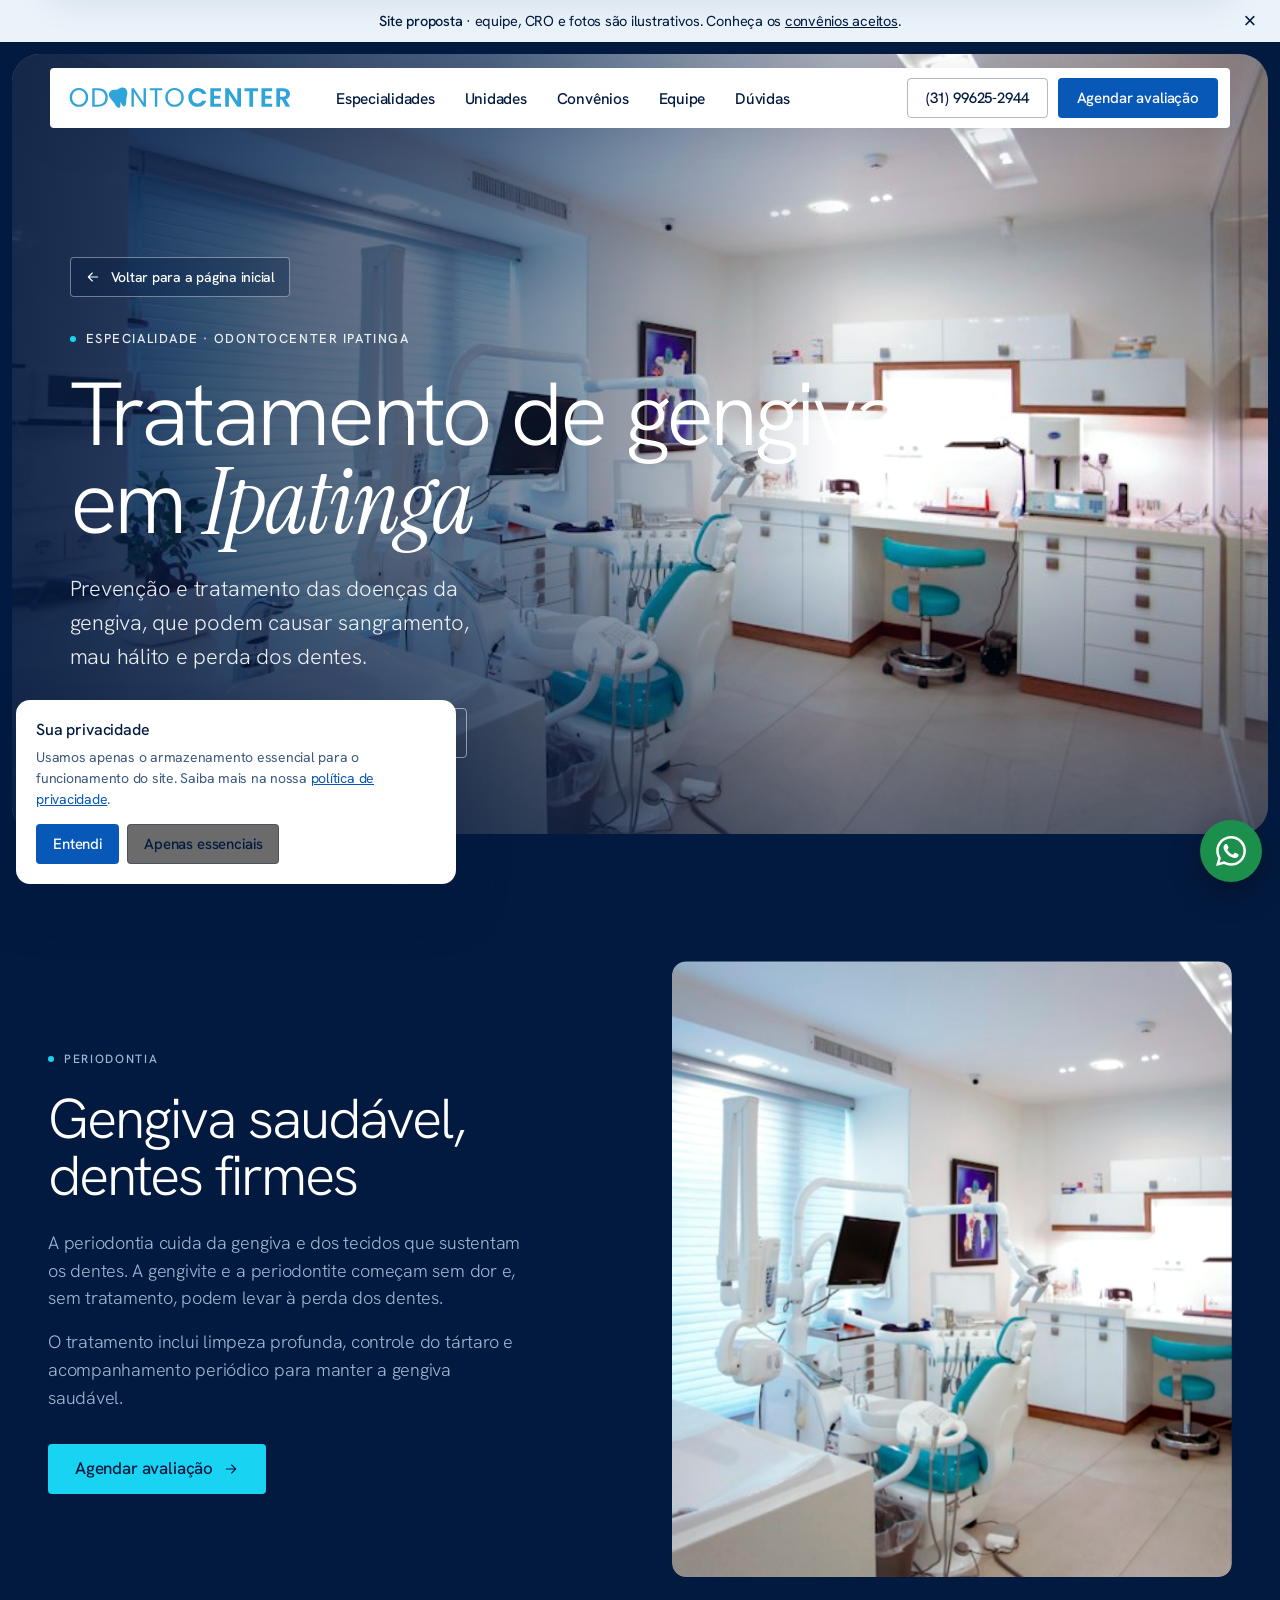
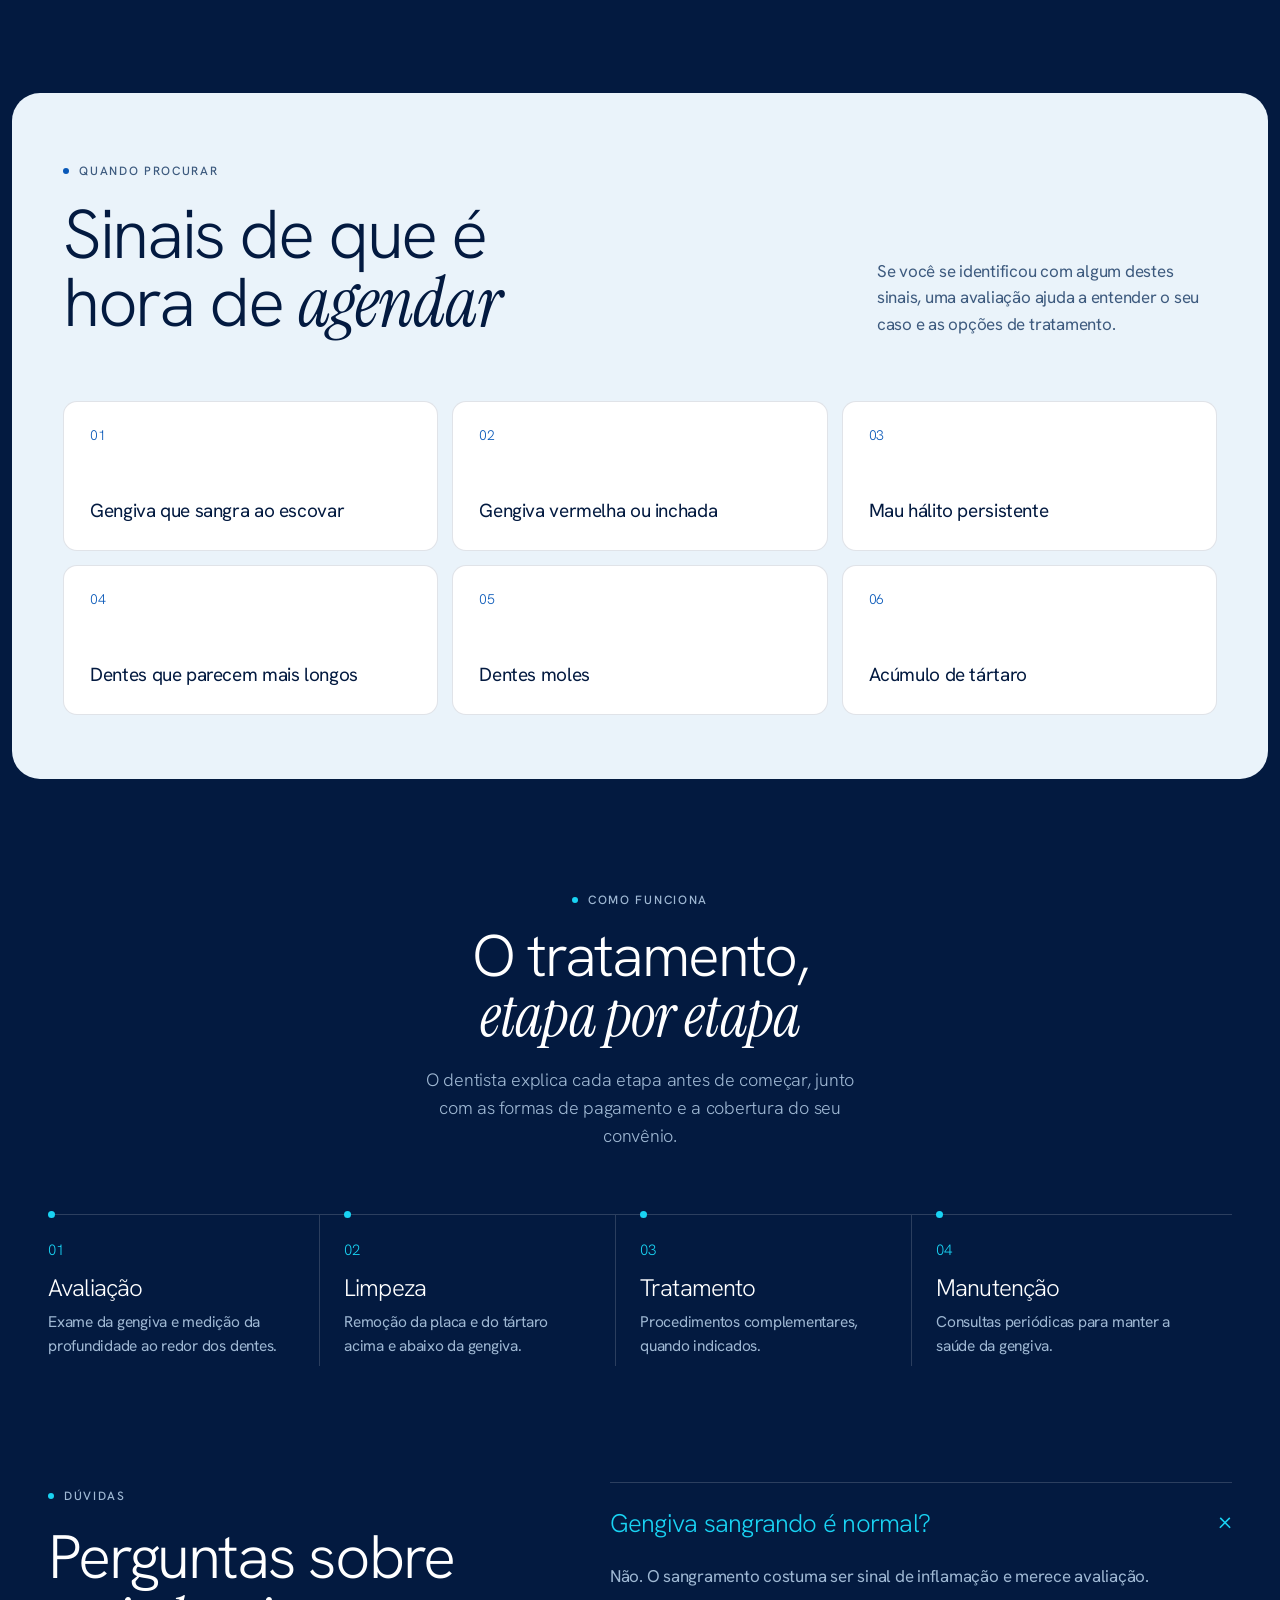
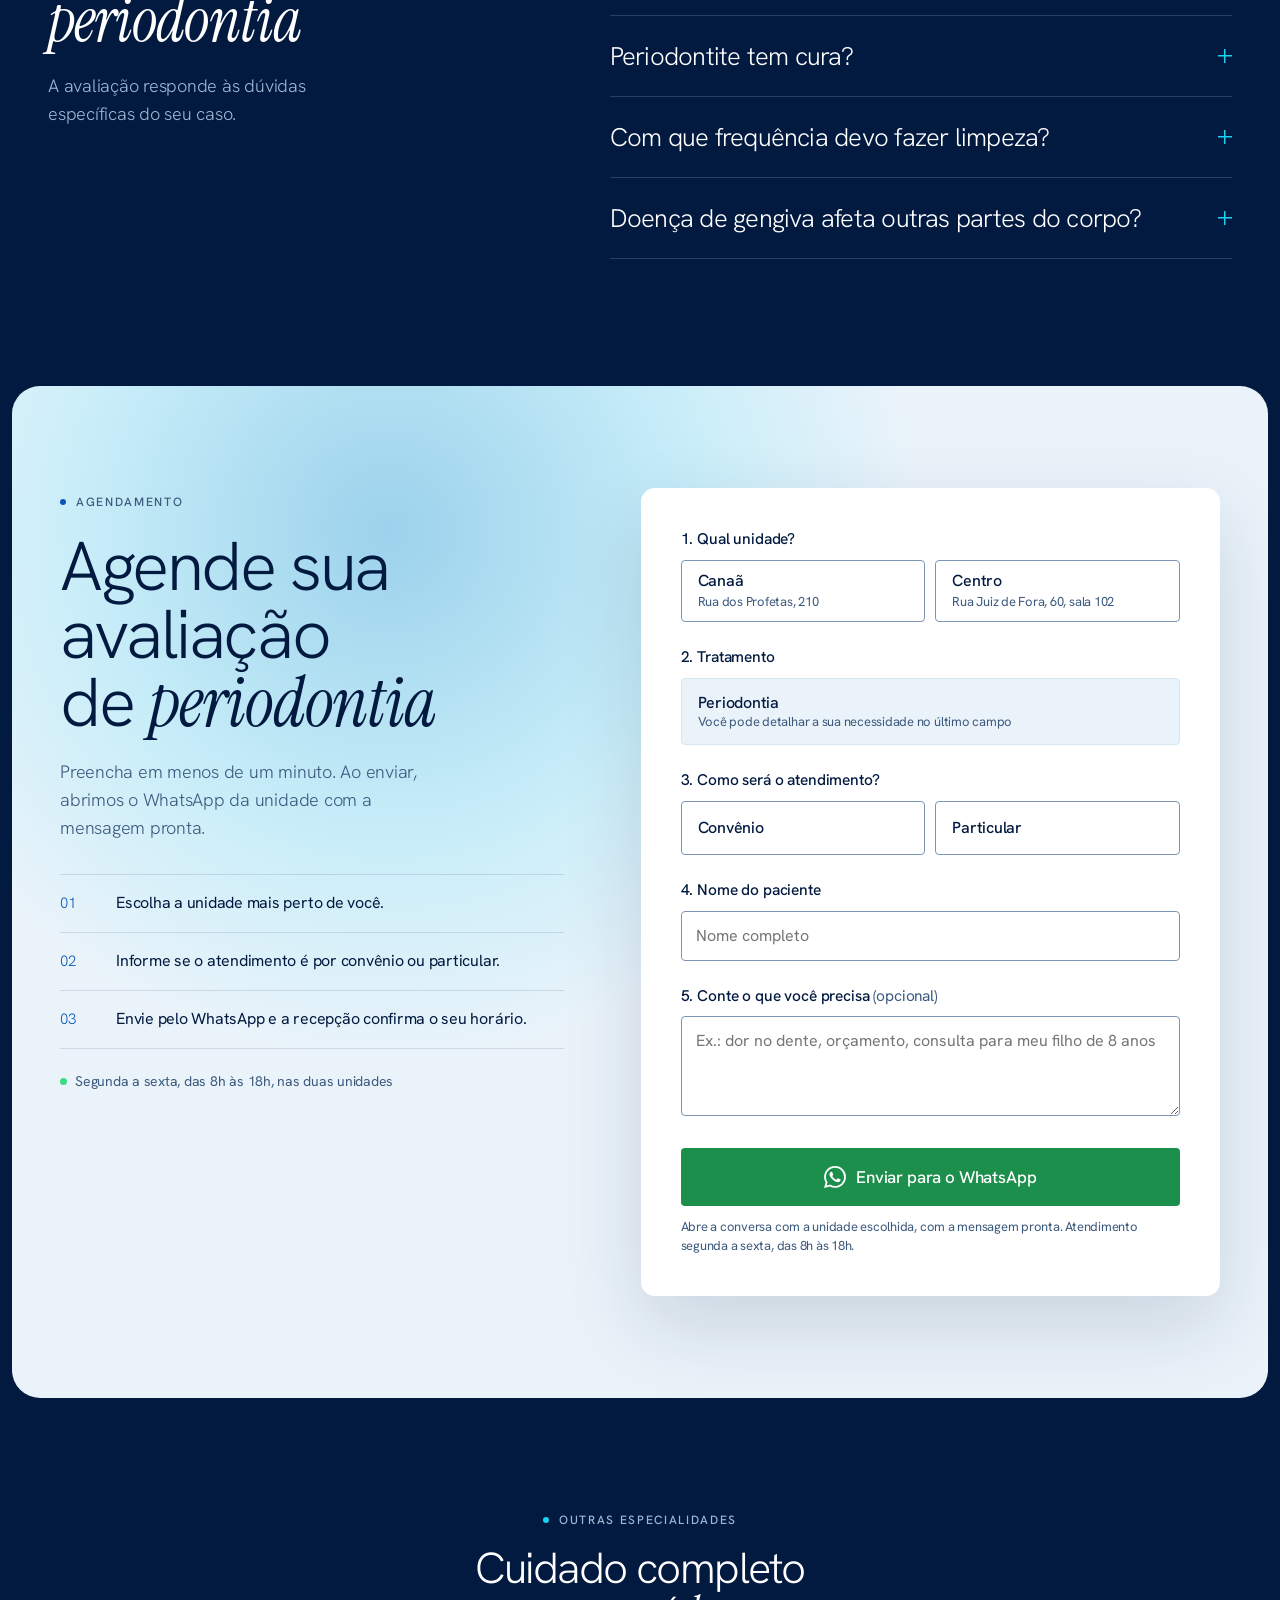
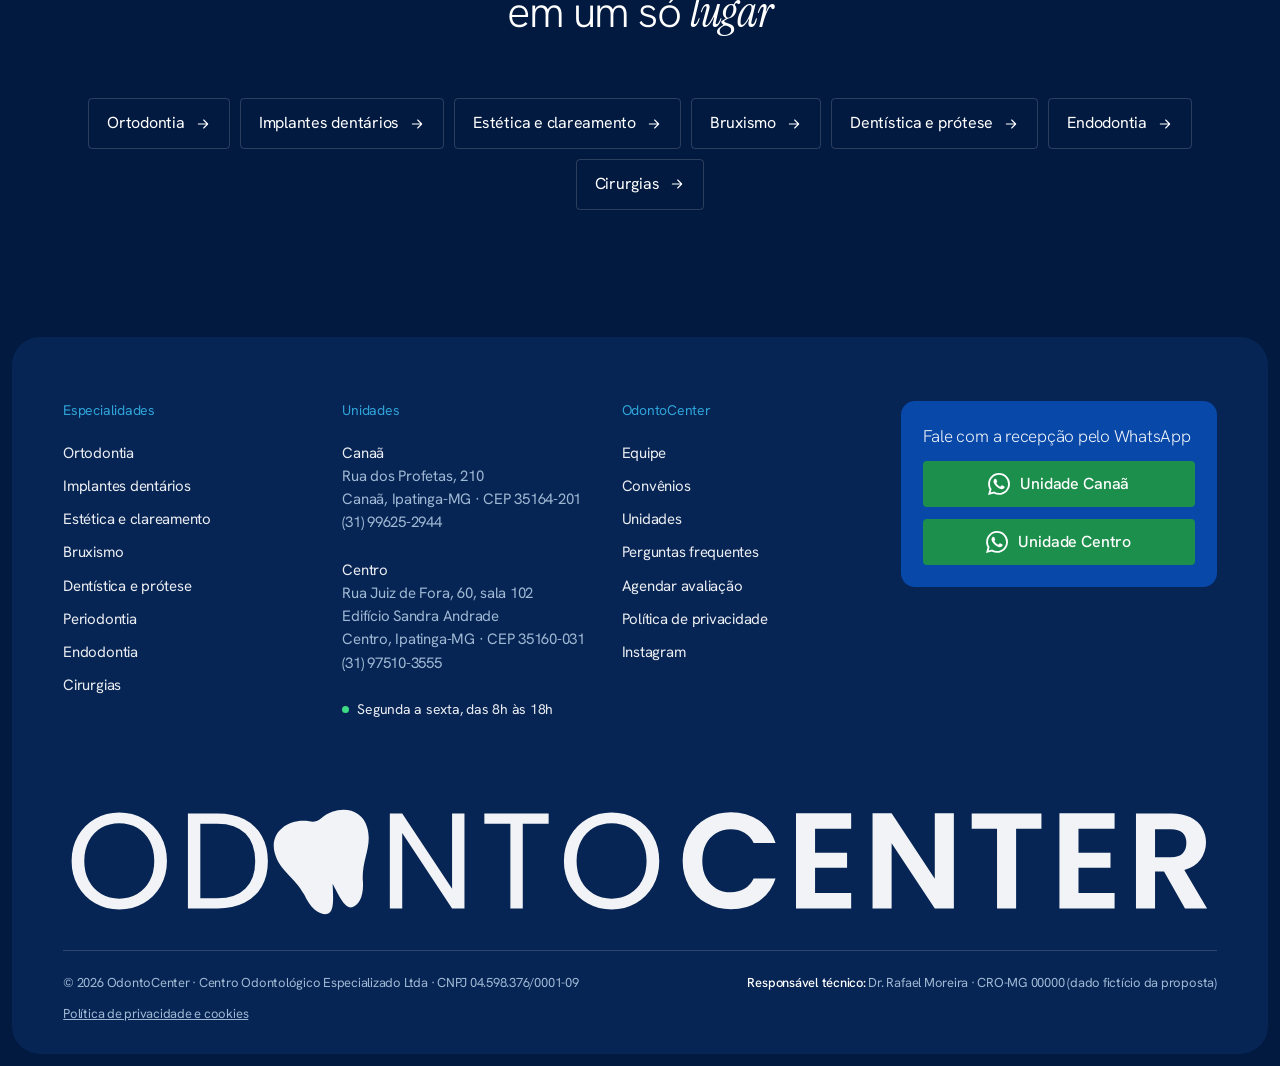
<file: site/especialidades/periodontia-tratamento-gengiva-ipatinga.html>
<!doctype html>
<html lang="pt-BR">
<head>
<meta charset="utf-8">
<meta name="viewport" content="width=device-width,initial-scale=1,viewport-fit=cover">
<title>Tratamento de gengiva em Ipatinga | OdontoCenter</title>
<meta name="description" content="Prevenção e tratamento das doenças da gengiva, que podem causar sangramento, mau hálito e perda dos dentes. Unidades Canaã e Centro, segunda a sexta, das 8h às 18h. Agende pelo WhatsApp.">
<link rel="canonical" href="https://odontocenter-ipatinga.vercel.app/especialidades/periodontia-tratamento-gengiva-ipatinga">
<meta name="theme-color" content="#031A40">
<meta name="application-name" content="OdontoCenter">
<meta name="apple-mobile-web-app-title" content="OdontoCenter">
<meta name="format-detection" content="telephone=no">
<link rel="icon" href="../favicon.ico" sizes="48x48">
<link rel="icon" href="../favicon.svg" type="image/svg+xml">
<link rel="apple-touch-icon" href="../apple-touch-icon.png">
<link rel="mask-icon" href="../icons/safari-pinned-tab.svg" color="#0858B8">
<link rel="manifest" href="../site.webmanifest">
<meta property="og:type" content="website">
<meta property="og:site_name" content="OdontoCenter">
<meta property="og:locale" content="pt_BR">
<meta property="og:url" content="https://odontocenter-ipatinga.vercel.app/especialidades/periodontia-tratamento-gengiva-ipatinga">
<meta property="og:title" content="Tratamento de gengiva em Ipatinga | OdontoCenter">
<meta property="og:description" content="Prevenção e tratamento das doenças da gengiva, que podem causar sangramento, mau hálito e perda dos dentes. Unidades Canaã e Centro, segunda a sexta, das 8h às 18h. Agende pelo WhatsApp.">
<meta property="og:image" content="https://odontocenter-ipatinga.vercel.app/og/og-periodontia-tratamento-gengiva-ipatinga.jpg">
<meta property="og:image:secure_url" content="https://odontocenter-ipatinga.vercel.app/og/og-periodontia-tratamento-gengiva-ipatinga.jpg">
<meta property="og:image:type" content="image/jpeg">
<meta property="og:image:width" content="1200">
<meta property="og:image:height" content="630">
<meta property="og:image:alt" content="Tratamento de gengiva em Ipatinga na OdontoCenter">
<meta name="twitter:card" content="summary_large_image">
<meta name="twitter:title" content="Tratamento de gengiva em Ipatinga | OdontoCenter">
<meta name="twitter:description" content="Prevenção e tratamento das doenças da gengiva, que podem causar sangramento, mau hálito e perda dos dentes. Unidades Canaã e Centro, segunda a sexta, das 8h às 18h. Agende pelo WhatsApp.">
<meta name="twitter:image" content="https://odontocenter-ipatinga.vercel.app/og/og-periodontia-tratamento-gengiva-ipatinga.jpg">
<meta name="twitter:image:alt" content="Tratamento de gengiva em Ipatinga na OdontoCenter">
<link rel="stylesheet" href="https://fonts.googleapis.com/css2?family=Hanken+Grotesk:wght@300;400;500;600&family=Instrument+Serif:ital@0;1&display=swap">
<link rel="stylesheet" href="../assets/site.css">
<style>html,body{margin:0}:root{color-scheme:dark}</style>
</head>
<body>
<a class="skip" href="#conteudo">Ir para o conteúdo</a>
<div class="announce" id="announce"><span><b style="font-weight:500">Site proposta</b> · equipe, CRO e fotos são ilustrativos. Conheça os <a href="../index.html#convenios">convênios aceitos</a>.</span><button type="button" id="announce-x" aria-label="Fechar aviso">×</button></div>
<div class="navcard stick" id="stick" aria-hidden="true"><a href="../index.html" aria-label="OdontoCenter, página inicial"><svg class="logo" viewBox="-2 -8.38 846.94 90.74" role="img" aria-label="OdontoCenter"><path fill="currentColor" d="M4.3 34.9Q4.3 24.7 8.95 16.55Q13.6 8.4 21.6 3.85Q29.6 -0.7 39.3 -0.7Q49.1 -0.7 57.1 3.85Q65.1 8.4 69.7 16.5Q74.3 24.6 74.3 34.9Q74.3 45.2 69.7 53.3Q65.1 61.4 57.1 65.95Q49.1 70.5 39.3 70.5Q29.6 70.5 21.6 65.95Q13.6 61.4 8.95 53.25Q4.3 45.1 4.3 34.9ZM65 34.9Q65 26.5 61.65 20.25Q58.3 14 52.5 10.6Q46.7 7.2 39.3 7.2Q31.9 7.2 26.1 10.6Q20.3 14 16.95 20.25Q13.6 26.5 13.6 34.9Q13.6 43.2 16.95 49.5Q20.3 55.8 26.15 59.2Q32 62.6 39.3 62.6Q46.6 62.6 52.45 59.2Q58.3 55.8 61.65 49.5Q65 43.2 65 34.9Z M148.4 35.1Q148.4 45.8 143.95 53.65Q139.5 61.5 131.15 65.65Q122.8 69.8 111.4 69.8H89.7V0.1H111.4Q122.8 0.1 131.15 4.35Q139.5 8.6 143.95 16.5Q148.4 24.4 148.4 35.1ZM139.1 35.1Q139.1 22.1 131.95 14.8Q124.8 7.5 111.4 7.5H98.8V62.3H111.4Q124.9 62.3 132 55.15Q139.1 48 139.1 35.1Z M292.74 69.8H283.64L247.04 14.3V69.8H237.94V0H247.04L283.64 55.4V0H292.74Z M354.54 0.1V7.5H335.54V69.8H326.44V7.5H307.34V0.1Z M365.74 34.9Q365.74 24.7 370.39 16.55Q375.04 8.4 383.04 3.85Q391.04 -0.7 400.74 -0.7Q410.54 -0.7 418.54 3.85Q426.54 8.4 431.14 16.5Q435.74 24.6 435.74 34.9Q435.74 45.2 431.14 53.3Q426.54 61.4 418.54 65.95Q410.54 70.5 400.74 70.5Q391.04 70.5 383.04 65.95Q375.04 61.4 370.39 53.25Q365.74 45.1 365.74 34.9ZM426.44 34.9Q426.44 26.5 423.09 20.25Q419.74 14 413.94 10.6Q408.14 7.2 400.74 7.2Q393.34 7.2 387.54 10.6Q381.74 14 378.39 20.25Q375.04 26.5 375.04 34.9Q375.04 43.2 378.39 49.5Q381.74 55.8 387.59 59.2Q393.44 62.6 400.74 62.6Q408.04 62.6 413.89 59.2Q419.74 55.8 423.09 49.5Q426.44 43.2 426.44 34.9Z M488.34 -0.9Q500.04 -0.9 508.84 5.1Q517.64 11.1 521.14 21.7H505.04Q502.64 16.7 498.29 14.2Q493.94 11.7 488.24 11.7Q482.14 11.7 477.39 14.55Q472.64 17.4 469.99 22.6Q467.34 27.8 467.34 34.8Q467.34 41.7 469.99 46.95Q472.64 52.2 477.39 55.05Q482.14 57.9 488.24 57.9Q493.94 57.9 498.29 55.35Q502.64 52.8 505.04 47.8H521.14Q517.64 58.5 508.89 64.45Q500.14 70.4 488.34 70.4Q478.34 70.4 470.29 65.85Q462.24 61.3 457.59 53.2Q452.94 45.1 452.94 34.8Q452.94 24.5 457.59 16.35Q462.24 8.2 470.29 3.65Q478.34 -0.9 488.34 -0.9Z M550.14 11.3V28.8H573.64V39.9H550.14V58.4H576.64V69.8H536.14V-0.1H576.64V11.3Z M652.04 69.8H638.04L606.34 21.9V69.8H592.34V-0.1H606.34L638.04 47.9V-0.1H652.04Z M716.34 0V11.3H697.74V69.8H683.74V11.3H665.14V0Z M743.54 11.3V28.8H767.04V39.9H743.54V58.4H770.04V69.8H729.54V-0.1H770.04V11.3Z M821.74 69.8 806.34 42.6H799.74V69.8H785.74V0H811.94Q820.04 0 825.74 2.85Q831.44 5.7 834.29 10.55Q837.14 15.4 837.14 21.4Q837.14 28.3 833.14 33.85Q829.14 39.4 821.24 41.5L837.94 69.8ZM799.74 32.1H811.44Q817.14 32.1 819.94 29.35Q822.74 26.6 822.74 21.7Q822.74 16.9 819.94 14.25Q817.14 11.6 811.44 11.6H799.74Z M153.39,28.84 C 149.33,13.67 163.81,3.29 178.87,5.76 C 181.96,6.56 185.54,5.60 187.82,3.36 C 199.62,-6.30 217.35,-4.55 221.42,10.62 C 225.07,24.27 217.75,32.74 218.03,48.11 C 219.29,59.96 215.55,67.47 210.18,68.91 C 204.81,70.35 199.76,58.69 195.94,51.59 C 196.18,59.65 197.65,72.27 192.28,73.71 C 186.91,75.14 179.91,70.52 175.07,59.62 C 167.63,46.17 157.05,42.50 153.39,28.84Z"/></svg></a><nav aria-label="Principal"><a href="../index.html#especialidades">Especialidades</a><a href="../index.html#unidades">Unidades</a><a href="../index.html#convenios">Convênios</a><a href="../index.html#equipe">Equipe</a><a href="../index.html#duvidas">Dúvidas</a></nav><div class="end"><a class="tel btn btn-ob" href="tel:+5531996252944">(31) 99625-2944</a><a class="btn btn-b" href="#agendar">Agendar avaliação</a><button class="burger" type="button" aria-label="Abrir menu" aria-expanded="false" aria-controls="drawer"><span></span></button></div></div>
<div class="drawer" id="drawer" aria-hidden="true" role="dialog" aria-label="Menu"><button class="drawer-close" type="button" aria-label="Fechar menu">×</button><a class="dl" href="../index.html#especialidades">Especialidades<svg class="ar" viewBox="0 0 24 24" fill="none" stroke="currentColor" stroke-width="1.6" stroke-linecap="round" stroke-linejoin="round" aria-hidden="true"><path d="M5 12h14M13 6l6 6-6 6"/></svg></a><a class="dl" href="../index.html#unidades">Unidades<svg class="ar" viewBox="0 0 24 24" fill="none" stroke="currentColor" stroke-width="1.6" stroke-linecap="round" stroke-linejoin="round" aria-hidden="true"><path d="M5 12h14M13 6l6 6-6 6"/></svg></a><a class="dl" href="../index.html#convenios">Convênios<svg class="ar" viewBox="0 0 24 24" fill="none" stroke="currentColor" stroke-width="1.6" stroke-linecap="round" stroke-linejoin="round" aria-hidden="true"><path d="M5 12h14M13 6l6 6-6 6"/></svg></a><a class="dl" href="../index.html#equipe">Equipe<svg class="ar" viewBox="0 0 24 24" fill="none" stroke="currentColor" stroke-width="1.6" stroke-linecap="round" stroke-linejoin="round" aria-hidden="true"><path d="M5 12h14M13 6l6 6-6 6"/></svg></a><a class="dl" href="../index.html#duvidas">Dúvidas<svg class="ar" viewBox="0 0 24 24" fill="none" stroke="currentColor" stroke-width="1.6" stroke-linecap="round" stroke-linejoin="round" aria-hidden="true"><path d="M5 12h14M13 6l6 6-6 6"/></svg></a><a class="dl" href="#agendar">Agendar avaliação<svg class="ar" viewBox="0 0 24 24" fill="none" stroke="currentColor" stroke-width="1.6" stroke-linecap="round" stroke-linejoin="round" aria-hidden="true"><path d="M5 12h14M13 6l6 6-6 6"/></svg></a><div class="dsub"><a href="../especialidades/ortodontia-ipatinga.html">Ortodontia</a><a href="../especialidades/implante-dentario-ipatinga.html">Implantes dentários</a><a href="../especialidades/clareamento-estetica-dental-ipatinga.html">Estética e clareamento</a><a href="../especialidades/bruxismo-ipatinga.html">Bruxismo</a><a href="../especialidades/dentistica-protese-ipatinga.html">Dentística e prótese</a><a href="../especialidades/periodontia-tratamento-gengiva-ipatinga.html">Periodontia</a><a href="../especialidades/tratamento-de-canal-endodontia-ipatinga.html">Endodontia</a><a href="../especialidades/cirurgia-odontologica-ipatinga.html">Cirurgias</a></div><div class="dbot"><a class="btn btn-wa" data-wa="canaa" href="#"><svg class="wa" width="22" height="22" viewBox="0 0 24 24" fill="currentColor" aria-hidden="true"><path d="M17.472 14.382c-.297-.149-1.758-.867-2.03-.967-.273-.099-.471-.148-.67.15-.197.297-.767.966-.94 1.164-.173.199-.347.223-.644.075-.297-.15-1.255-.463-2.39-1.475-.883-.788-1.48-1.761-1.653-2.059-.173-.297-.018-.458.13-.606.134-.133.298-.347.446-.52.149-.174.198-.298.298-.497.099-.198.05-.371-.025-.52-.075-.149-.669-1.612-.916-2.207-.242-.579-.487-.5-.669-.51-.173-.008-.371-.01-.57-.01-.198 0-.52.074-.792.372-.272.297-1.04 1.016-1.04 2.479 0 1.462 1.065 2.875 1.213 3.074.149.198 2.096 3.2 5.077 4.487.709.306 1.262.489 1.694.625.712.227 1.36.195 1.871.118.571-.085 1.758-.719 2.006-1.413.248-.694.248-1.289.173-1.413-.074-.124-.272-.198-.57-.347m-5.421 7.403h-.004a9.87 9.87 0 01-5.031-1.378l-.361-.214-3.741.982.998-3.648-.235-.374a9.86 9.86 0 01-1.51-5.26c.001-5.45 4.436-9.884 9.888-9.884 2.64 0 5.122 1.03 6.988 2.898a9.825 9.825 0 012.893 6.994c-.003 5.45-4.437 9.884-9.885 9.884m8.413-18.297A11.815 11.815 0 0012.05 0C5.495 0 .16 5.335.157 11.892c0 2.096.547 4.142 1.588 5.945L.057 24l6.305-1.654a11.882 11.882 0 005.683 1.448h.005c6.554 0 11.89-5.335 11.893-11.893a11.821 11.821 0 00-3.48-8.413Z"/></svg> WhatsApp Canaã</a><a class="btn btn-wa" data-wa="centro" href="#"><svg class="wa" width="22" height="22" viewBox="0 0 24 24" fill="currentColor" aria-hidden="true"><path d="M17.472 14.382c-.297-.149-1.758-.867-2.03-.967-.273-.099-.471-.148-.67.15-.197.297-.767.966-.94 1.164-.173.199-.347.223-.644.075-.297-.15-1.255-.463-2.39-1.475-.883-.788-1.48-1.761-1.653-2.059-.173-.297-.018-.458.13-.606.134-.133.298-.347.446-.52.149-.174.198-.298.298-.497.099-.198.05-.371-.025-.52-.075-.149-.669-1.612-.916-2.207-.242-.579-.487-.5-.669-.51-.173-.008-.371-.01-.57-.01-.198 0-.52.074-.792.372-.272.297-1.04 1.016-1.04 2.479 0 1.462 1.065 2.875 1.213 3.074.149.198 2.096 3.2 5.077 4.487.709.306 1.262.489 1.694.625.712.227 1.36.195 1.871.118.571-.085 1.758-.719 2.006-1.413.248-.694.248-1.289.173-1.413-.074-.124-.272-.198-.57-.347m-5.421 7.403h-.004a9.87 9.87 0 01-5.031-1.378l-.361-.214-3.741.982.998-3.648-.235-.374a9.86 9.86 0 01-1.51-5.26c.001-5.45 4.436-9.884 9.888-9.884 2.64 0 5.122 1.03 6.988 2.898a9.825 9.825 0 012.893 6.994c-.003 5.45-4.437 9.884-9.885 9.884m8.413-18.297A11.815 11.815 0 0012.05 0C5.495 0 .16 5.335.157 11.892c0 2.096.547 4.142 1.588 5.945L.057 24l6.305-1.654a11.882 11.882 0 005.683 1.448h.005c6.554 0 11.89-5.335 11.893-11.893a11.821 11.821 0 00-3.48-8.413Z"/></svg> WhatsApp Centro</a><span class="hours">Segunda a sexta, das 8h às 18h</span></div></div>
<main id="conteudo">
<header class="hero sub-hero" id="topo">
  <div class="hero-bg"><img class="photo-grade" src="../img/perio.jpg" alt="" fetchpriority="high"></div>
  <div class="navcard"><a href="../index.html" aria-label="OdontoCenter, página inicial"><svg class="logo" viewBox="-2 -8.38 846.94 90.74" role="img" aria-label="OdontoCenter"><path fill="currentColor" d="M4.3 34.9Q4.3 24.7 8.95 16.55Q13.6 8.4 21.6 3.85Q29.6 -0.7 39.3 -0.7Q49.1 -0.7 57.1 3.85Q65.1 8.4 69.7 16.5Q74.3 24.6 74.3 34.9Q74.3 45.2 69.7 53.3Q65.1 61.4 57.1 65.95Q49.1 70.5 39.3 70.5Q29.6 70.5 21.6 65.95Q13.6 61.4 8.95 53.25Q4.3 45.1 4.3 34.9ZM65 34.9Q65 26.5 61.65 20.25Q58.3 14 52.5 10.6Q46.7 7.2 39.3 7.2Q31.9 7.2 26.1 10.6Q20.3 14 16.95 20.25Q13.6 26.5 13.6 34.9Q13.6 43.2 16.95 49.5Q20.3 55.8 26.15 59.2Q32 62.6 39.3 62.6Q46.6 62.6 52.45 59.2Q58.3 55.8 61.65 49.5Q65 43.2 65 34.9Z M148.4 35.1Q148.4 45.8 143.95 53.65Q139.5 61.5 131.15 65.65Q122.8 69.8 111.4 69.8H89.7V0.1H111.4Q122.8 0.1 131.15 4.35Q139.5 8.6 143.95 16.5Q148.4 24.4 148.4 35.1ZM139.1 35.1Q139.1 22.1 131.95 14.8Q124.8 7.5 111.4 7.5H98.8V62.3H111.4Q124.9 62.3 132 55.15Q139.1 48 139.1 35.1Z M292.74 69.8H283.64L247.04 14.3V69.8H237.94V0H247.04L283.64 55.4V0H292.74Z M354.54 0.1V7.5H335.54V69.8H326.44V7.5H307.34V0.1Z M365.74 34.9Q365.74 24.7 370.39 16.55Q375.04 8.4 383.04 3.85Q391.04 -0.7 400.74 -0.7Q410.54 -0.7 418.54 3.85Q426.54 8.4 431.14 16.5Q435.74 24.6 435.74 34.9Q435.74 45.2 431.14 53.3Q426.54 61.4 418.54 65.95Q410.54 70.5 400.74 70.5Q391.04 70.5 383.04 65.95Q375.04 61.4 370.39 53.25Q365.74 45.1 365.74 34.9ZM426.44 34.9Q426.44 26.5 423.09 20.25Q419.74 14 413.94 10.6Q408.14 7.2 400.74 7.2Q393.34 7.2 387.54 10.6Q381.74 14 378.39 20.25Q375.04 26.5 375.04 34.9Q375.04 43.2 378.39 49.5Q381.74 55.8 387.59 59.2Q393.44 62.6 400.74 62.6Q408.04 62.6 413.89 59.2Q419.74 55.8 423.09 49.5Q426.44 43.2 426.44 34.9Z M488.34 -0.9Q500.04 -0.9 508.84 5.1Q517.64 11.1 521.14 21.7H505.04Q502.64 16.7 498.29 14.2Q493.94 11.7 488.24 11.7Q482.14 11.7 477.39 14.55Q472.64 17.4 469.99 22.6Q467.34 27.8 467.34 34.8Q467.34 41.7 469.99 46.95Q472.64 52.2 477.39 55.05Q482.14 57.9 488.24 57.9Q493.94 57.9 498.29 55.35Q502.64 52.8 505.04 47.8H521.14Q517.64 58.5 508.89 64.45Q500.14 70.4 488.34 70.4Q478.34 70.4 470.29 65.85Q462.24 61.3 457.59 53.2Q452.94 45.1 452.94 34.8Q452.94 24.5 457.59 16.35Q462.24 8.2 470.29 3.65Q478.34 -0.9 488.34 -0.9Z M550.14 11.3V28.8H573.64V39.9H550.14V58.4H576.64V69.8H536.14V-0.1H576.64V11.3Z M652.04 69.8H638.04L606.34 21.9V69.8H592.34V-0.1H606.34L638.04 47.9V-0.1H652.04Z M716.34 0V11.3H697.74V69.8H683.74V11.3H665.14V0Z M743.54 11.3V28.8H767.04V39.9H743.54V58.4H770.04V69.8H729.54V-0.1H770.04V11.3Z M821.74 69.8 806.34 42.6H799.74V69.8H785.74V0H811.94Q820.04 0 825.74 2.85Q831.44 5.7 834.29 10.55Q837.14 15.4 837.14 21.4Q837.14 28.3 833.14 33.85Q829.14 39.4 821.24 41.5L837.94 69.8ZM799.74 32.1H811.44Q817.14 32.1 819.94 29.35Q822.74 26.6 822.74 21.7Q822.74 16.9 819.94 14.25Q817.14 11.6 811.44 11.6H799.74Z M153.39,28.84 C 149.33,13.67 163.81,3.29 178.87,5.76 C 181.96,6.56 185.54,5.60 187.82,3.36 C 199.62,-6.30 217.35,-4.55 221.42,10.62 C 225.07,24.27 217.75,32.74 218.03,48.11 C 219.29,59.96 215.55,67.47 210.18,68.91 C 204.81,70.35 199.76,58.69 195.94,51.59 C 196.18,59.65 197.65,72.27 192.28,73.71 C 186.91,75.14 179.91,70.52 175.07,59.62 C 167.63,46.17 157.05,42.50 153.39,28.84Z"/></svg></a><nav aria-label="Principal"><a href="../index.html#especialidades">Especialidades</a><a href="../index.html#unidades">Unidades</a><a href="../index.html#convenios">Convênios</a><a href="../index.html#equipe">Equipe</a><a href="../index.html#duvidas">Dúvidas</a></nav><div class="end"><a class="tel btn btn-ob" href="tel:+5531996252944">(31) 99625-2944</a><a class="btn btn-b" href="#agendar">Agendar avaliação</a><button class="burger" type="button" aria-label="Abrir menu" aria-expanded="false" aria-controls="drawer"><span></span></button></div></div>
  <div class="hero-copy">
    <a class="back rv" href="../index.html"><svg class="ar" viewBox="0 0 24 24" fill="none" stroke="currentColor" stroke-width="1.6" stroke-linecap="round" stroke-linejoin="round" aria-hidden="true"><path d="M5 12h14M13 6l6 6-6 6"/></svg> Voltar para a página inicial</a>
    <p class="hero-eyebrow rv" style="--d:.05s">Especialidade · OdontoCenter Ipatinga</p>
    <h1><span class="ln"><span style="--d:.15s">Tratamento de gengiva</span></span><span class="ln"><span style="--d:.27s">em <span class="it">Ipatinga</span></span></span></h1>
    <p class="sub rv" style="--d:.45s">Prevenção e tratamento das doenças da gengiva, que podem causar sangramento, mau hálito e perda dos dentes.</p>
    <div class="row rv" style="--d:.58s"><a class="btn btn-e" href="#agendar">Agendar avaliação <svg class="ar" viewBox="0 0 24 24" fill="none" stroke="currentColor" stroke-width="1.6" stroke-linecap="round" stroke-linejoin="round" aria-hidden="true"><path d="M5 12h14M13 6l6 6-6 6"/></svg></a><a class="btn btn-o" href="#como-funciona">Como funciona</a></div>
  </div>
</header>

<section class="sec" aria-labelledby="h-about"><div class="wrap"><div class="about">
  <div><span class="eyebrow rv">Periodontia</span><h2 class="rv" id="h-about" style="--d:.08s">Gengiva saudável, dentes firmes</h2><p class="rv" style="--d:.16s">A periodontia cuida da gengiva e dos tecidos que sustentam os dentes. A gengivite e a periodontite começam sem dor e, sem tratamento, podem levar à perda dos dentes.</p><p class="rv" style="--d:.16s">O tratamento inclui limpeza profunda, controle do tártaro e acompanhamento periódico para manter a gengiva saudável.</p>
    <div class="row rv" style="margin-top:32px;--d:.22s"><a class="btn btn-e" href="#agendar">Agendar avaliação <svg class="ar" viewBox="0 0 24 24" fill="none" stroke="currentColor" stroke-width="1.6" stroke-linecap="round" stroke-linejoin="round" aria-hidden="true"><path d="M5 12h14M13 6l6 6-6 6"/></svg></a></div></div>
  <div class="ph rv-img"><img class="photo-grade" data-par src="../img/perio.jpg" alt="" loading="lazy"></div>
</div></div></section>

<section class="panel light" aria-labelledby="h-signs">
  <div class="panel-head"><div><span class="eyebrow rv">Quando procurar</span><h2 class="rv" id="h-signs" style="--d:.08s;margin-top:20px">Sinais de que é hora de <span class="it">agendar</span></h2></div><p class="intro rv" style="--d:.16s">Se você se identificou com algum destes sinais, uma avaliação ajuda a entender o seu caso e as opções de tratamento.</p></div>
  <div class="signs"><div class="sign rv" style="--d:0.00s"><i>01</i><p>Gengiva que sangra ao escovar</p></div><div class="sign rv" style="--d:0.05s"><i>02</i><p>Gengiva vermelha ou inchada</p></div><div class="sign rv" style="--d:0.10s"><i>03</i><p>Mau hálito persistente</p></div><div class="sign rv" style="--d:0.15s"><i>04</i><p>Dentes que parecem mais longos</p></div><div class="sign rv" style="--d:0.20s"><i>05</i><p>Dentes moles</p></div><div class="sign rv" style="--d:0.25s"><i>06</i><p>Acúmulo de tártaro</p></div></div>
</section>

<section class="sec" id="como-funciona" aria-labelledby="h-steps"><div class="wrap">
  <div class="sec-head"><span class="eyebrow rv">Como funciona</span><h2 class="rv" id="h-steps" style="--d:.08s">O tratamento, <span class="it">etapa por etapa</span></h2><p class="rv" style="--d:.16s">O dentista explica cada etapa antes de começar, junto com as formas de pagamento e a cobertura do seu convênio.</p></div>
  <ol class="journey journey-wrap" style="--n:4"><li class="rv" style="--d:0.00s"><b>01</b><h3>Avaliação</h3><p>Exame da gengiva e medição da profundidade ao redor dos dentes.</p></li><li class="rv" style="--d:0.08s"><b>02</b><h3>Limpeza</h3><p>Remoção da placa e do tártaro acima e abaixo da gengiva.</p></li><li class="rv" style="--d:0.16s"><b>03</b><h3>Tratamento</h3><p>Procedimentos complementares, quando indicados.</p></li><li class="rv" style="--d:0.24s"><b>04</b><h3>Manutenção</h3><p>Consultas periódicas para manter a saúde da gengiva.</p></li></ol>
</div></section>

<section class="sec" style="padding-top:0" aria-labelledby="h-fq"><div class="wrap"><div class="faqs">
  <div><span class="eyebrow rv">Dúvidas</span><h2 class="rv" id="h-fq" style="--d:.08s">Perguntas sobre <span class="it">periodontia</span></h2><p class="intro rv" style="--d:.16s">A avaliação responde às dúvidas específicas do seu caso.</p></div>
  <div class="rv" style="--d:.1s"><details open><summary>Gengiva sangrando é normal?</summary><p>Não. O sangramento costuma ser sinal de inflamação e merece avaliação.</p></details><details><summary>Periodontite tem cura?</summary><p>A doença pode ser controlada com tratamento e acompanhamento, evitando a perda dos dentes.</p></details><details><summary>Com que frequência devo fazer limpeza?</summary><p>O dentista indica o intervalo ideal para o seu caso, em geral a cada seis meses.</p></details><details><summary>Doença de gengiva afeta outras partes do corpo?</summary><p>Estudos associam a periodontite a outras condições de saúde, como diabetes. Cuidar da gengiva faz parte do cuidado com a saúde geral.</p></details></div>
</div></div></section>

<section class="cta light" id="agendar" aria-labelledby="h-ag"><div class="wrap"><div class="cta-grid">
  <div>
    <span class="eyebrow rv">Agendamento</span>
    <h2 class="rv" id="h-ag" style="--d:.08s">Agende sua avaliação de <span class="it">periodontia</span></h2>
    <p class="intro rv" style="--d:.16s">Preencha em menos de um minuto. Ao enviar, abrimos o WhatsApp da unidade com a mensagem pronta.</p>
    <ol class="steps rv" style="--d:.22s"><li><span>01</span>Escolha a unidade mais perto de você.</li><li><span>02</span>Informe se o atendimento é por convênio ou particular.</li><li><span>03</span>Envie pelo WhatsApp e a recepção confirma o seu horário.</li></ol>
    <p class="hours rv" style="--d:.28s;margin-top:22px">Segunda a sexta, das 8h às 18h, nas duas unidades</p>
  </div>
  <form class="card rv" style="--d:.12s" id="form-agenda" novalidate>
    <fieldset id="f-unit"><legend>1. Qual unidade?</legend><div class="choices units"><label><input type="radio" name="unidade" value="canaa"><span class="c">Canaã<small>Rua dos Profetas, 210</small></span></label><label><input type="radio" name="unidade" value="centro"><span class="c">Centro<small>Rua Juiz de Fora, 60, sala 102</small></span></label></div><p class="err">Escolha uma unidade.</p></fieldset>
    <div id="f-serv"><span class="lb">2. Tratamento</span><div class="svc-chip"><span>Periodontia<small>Você pode detalhar a sua necessidade no último campo</small></span></div><input type="hidden" id="servico" value="Periodontia (gengiva)"></div>
    <fieldset id="f-tipo"><legend>3. Como será o atendimento?</legend>
      <div class="choices"><label><input type="radio" name="tipo" value="Convênio"><span class="c">Convênio</span></label><label><input type="radio" name="tipo" value="Particular"><span class="c">Particular</span></label></div><p class="err">Informe se é convênio ou particular.</p>
      <div class="conv" id="conv-box" hidden style="margin-top:14px"><label class="lb" for="convenio">Qual convênio?</label><select id="convenio" name="convenio"><option value="">Selecione</option><option value="LumarMetals">LumarMetals</option><option value="AAPI">AAPI</option><option value="Novo Oriente (plano de assistência familiar)">Novo Oriente (plano de assistência familiar)</option><option value="Cenibra">Cenibra</option><option value="Correios – Postal Saúde">Correios – Postal Saúde</option><option value="COPASS Saúde">COPASS Saúde</option><option value="Rede UNNA: Bradesco">Rede UNNA: Bradesco</option><option value="Rede UNNA: Unimed">Rede UNNA: Unimed</option><option value="Rede UNNA: Riachuelo (RCHLO)">Rede UNNA: Riachuelo (RCHLO)</option><option value="Rede UNNA: OdontoPrev">Rede UNNA: OdontoPrev</option><option value="Brasil Dental">Brasil Dental</option><option value="Rede Dental">Rede Dental</option><option value="Prívian">Prívian</option><option value="Odontoserv">Odontoserv</option><option value="SEPAO">SEPAO</option><option value="Prontodente">Prontodente</option><option value="IBI">IBI</option><option value="DM Odonto">DM Odonto</option><option value="Outro convênio">Outro convênio</option></select><p class="err">Escolha o convênio.</p></div></fieldset>
    <div id="f-nome"><label class="lb" for="nome">4. Nome do paciente</label><input type="text" id="nome" name="nome" autocomplete="name" required placeholder="Nome completo"><p class="err">Informe o nome do paciente.</p></div>
    <div><label class="lb" for="desc">5. Conte o que você precisa <span class="opt">(opcional)</span></label><textarea id="desc" name="desc" placeholder="Ex.: dor no dente, orçamento, consulta para meu filho de 8 anos"></textarea></div>
    <div class="submit"><a class="btn btn-wa" id="send" href="#agendar" target="_blank" rel="noopener" role="button"><svg class="wa" width="22" height="22" viewBox="0 0 24 24" fill="currentColor" aria-hidden="true"><path d="M17.472 14.382c-.297-.149-1.758-.867-2.03-.967-.273-.099-.471-.148-.67.15-.197.297-.767.966-.94 1.164-.173.199-.347.223-.644.075-.297-.15-1.255-.463-2.39-1.475-.883-.788-1.48-1.761-1.653-2.059-.173-.297-.018-.458.13-.606.134-.133.298-.347.446-.52.149-.174.198-.298.298-.497.099-.198.05-.371-.025-.52-.075-.149-.669-1.612-.916-2.207-.242-.579-.487-.5-.669-.51-.173-.008-.371-.01-.57-.01-.198 0-.52.074-.792.372-.272.297-1.04 1.016-1.04 2.479 0 1.462 1.065 2.875 1.213 3.074.149.198 2.096 3.2 5.077 4.487.709.306 1.262.489 1.694.625.712.227 1.36.195 1.871.118.571-.085 1.758-.719 2.006-1.413.248-.694.248-1.289.173-1.413-.074-.124-.272-.198-.57-.347m-5.421 7.403h-.004a9.87 9.87 0 01-5.031-1.378l-.361-.214-3.741.982.998-3.648-.235-.374a9.86 9.86 0 01-1.51-5.26c.001-5.45 4.436-9.884 9.888-9.884 2.64 0 5.122 1.03 6.988 2.898a9.825 9.825 0 012.893 6.994c-.003 5.45-4.437 9.884-9.885 9.884m8.413-18.297A11.815 11.815 0 0012.05 0C5.495 0 .16 5.335.157 11.892c0 2.096.547 4.142 1.588 5.945L.057 24l6.305-1.654a11.882 11.882 0 005.683 1.448h.005c6.554 0 11.89-5.335 11.893-11.893a11.821 11.821 0 00-3.48-8.413Z"/></svg> Enviar para o WhatsApp</a><p>Abre a conversa com a unidade escolhida, com a mensagem pronta. Atendimento segunda a sexta, das 8h às 18h.</p></div>
  </form>
</div></div></section>

<section class="sec" aria-labelledby="h-oth"><div class="wrap">
  <div class="sec-head"><span class="eyebrow rv">Outras especialidades</span><h2 class="rv" id="h-oth" style="--d:.08s;font-size:clamp(30px,3.4vw,48px)">Cuidado completo em um só <span class="it">lugar</span></h2></div>
  <div class="others rv"><a href="ortodontia-ipatinga.html">Ortodontia <svg class="ar" viewBox="0 0 24 24" fill="none" stroke="currentColor" stroke-width="1.6" stroke-linecap="round" stroke-linejoin="round" aria-hidden="true"><path d="M5 12h14M13 6l6 6-6 6"/></svg></a><a href="implante-dentario-ipatinga.html">Implantes dentários <svg class="ar" viewBox="0 0 24 24" fill="none" stroke="currentColor" stroke-width="1.6" stroke-linecap="round" stroke-linejoin="round" aria-hidden="true"><path d="M5 12h14M13 6l6 6-6 6"/></svg></a><a href="clareamento-estetica-dental-ipatinga.html">Estética e clareamento <svg class="ar" viewBox="0 0 24 24" fill="none" stroke="currentColor" stroke-width="1.6" stroke-linecap="round" stroke-linejoin="round" aria-hidden="true"><path d="M5 12h14M13 6l6 6-6 6"/></svg></a><a href="bruxismo-ipatinga.html">Bruxismo <svg class="ar" viewBox="0 0 24 24" fill="none" stroke="currentColor" stroke-width="1.6" stroke-linecap="round" stroke-linejoin="round" aria-hidden="true"><path d="M5 12h14M13 6l6 6-6 6"/></svg></a><a href="dentistica-protese-ipatinga.html">Dentística e prótese <svg class="ar" viewBox="0 0 24 24" fill="none" stroke="currentColor" stroke-width="1.6" stroke-linecap="round" stroke-linejoin="round" aria-hidden="true"><path d="M5 12h14M13 6l6 6-6 6"/></svg></a><a href="tratamento-de-canal-endodontia-ipatinga.html">Endodontia <svg class="ar" viewBox="0 0 24 24" fill="none" stroke="currentColor" stroke-width="1.6" stroke-linecap="round" stroke-linejoin="round" aria-hidden="true"><path d="M5 12h14M13 6l6 6-6 6"/></svg></a><a href="cirurgia-odontologica-ipatinga.html">Cirurgias <svg class="ar" viewBox="0 0 24 24" fill="none" stroke="currentColor" stroke-width="1.6" stroke-linecap="round" stroke-linejoin="round" aria-hidden="true"><path d="M5 12h14M13 6l6 6-6 6"/></svg></a></div>
</div></section>
</main>
<footer>
  <div class="fcols">
    <div><h4>Especialidades</h4><a href="../especialidades/ortodontia-ipatinga.html">Ortodontia</a><a href="../especialidades/implante-dentario-ipatinga.html">Implantes dentários</a><a href="../especialidades/clareamento-estetica-dental-ipatinga.html">Estética e clareamento</a><a href="../especialidades/bruxismo-ipatinga.html">Bruxismo</a><a href="../especialidades/dentistica-protese-ipatinga.html">Dentística e prótese</a><a href="../especialidades/periodontia-tratamento-gengiva-ipatinga.html">Periodontia</a><a href="../especialidades/tratamento-de-canal-endodontia-ipatinga.html">Endodontia</a><a href="../especialidades/cirurgia-odontologica-ipatinga.html">Cirurgias</a></div>
    <div><h4>Unidades</h4><p style="margin-top:0px">Canaã<br><span style="color:var(--dull)">Rua dos Profetas, 210<br>Canaã, Ipatinga-MG · CEP 35164-201<br>(31) 99625-2944</span></p><p style="margin-top:14px">Centro<br><span style="color:var(--dull)">Rua Juiz de Fora, 60, sala 102<br>Edifício Sandra Andrade<br>Centro, Ipatinga-MG · CEP 35160-031<br>(31) 97510-3555</span></p><p class="hours" style="margin-top:14px">Segunda a sexta, das 8h às 18h</p></div>
    <div><h4>OdontoCenter</h4><a href="../index.html#equipe">Equipe</a><a href="../index.html#convenios">Convênios</a><a href="../index.html#unidades">Unidades</a><a href="../index.html#duvidas">Perguntas frequentes</a><a href="#agendar">Agendar avaliação</a><a href="../politica-de-privacidade.html">Política de privacidade</a><a href="https://www.instagram.com/odontocenter.ipa/" target="_blank" rel="noopener">Instagram</a></div>
    <div class="fcard"><p>Fale com a recepção pelo WhatsApp</p><a class="btn btn-wa" data-wa="canaa" href="#"><svg class="wa" width="22" height="22" viewBox="0 0 24 24" fill="currentColor" aria-hidden="true"><path d="M17.472 14.382c-.297-.149-1.758-.867-2.03-.967-.273-.099-.471-.148-.67.15-.197.297-.767.966-.94 1.164-.173.199-.347.223-.644.075-.297-.15-1.255-.463-2.39-1.475-.883-.788-1.48-1.761-1.653-2.059-.173-.297-.018-.458.13-.606.134-.133.298-.347.446-.52.149-.174.198-.298.298-.497.099-.198.05-.371-.025-.52-.075-.149-.669-1.612-.916-2.207-.242-.579-.487-.5-.669-.51-.173-.008-.371-.01-.57-.01-.198 0-.52.074-.792.372-.272.297-1.04 1.016-1.04 2.479 0 1.462 1.065 2.875 1.213 3.074.149.198 2.096 3.2 5.077 4.487.709.306 1.262.489 1.694.625.712.227 1.36.195 1.871.118.571-.085 1.758-.719 2.006-1.413.248-.694.248-1.289.173-1.413-.074-.124-.272-.198-.57-.347m-5.421 7.403h-.004a9.87 9.87 0 01-5.031-1.378l-.361-.214-3.741.982.998-3.648-.235-.374a9.86 9.86 0 01-1.51-5.26c.001-5.45 4.436-9.884 9.888-9.884 2.64 0 5.122 1.03 6.988 2.898a9.825 9.825 0 012.893 6.994c-.003 5.45-4.437 9.884-9.885 9.884m8.413-18.297A11.815 11.815 0 0012.05 0C5.495 0 .16 5.335.157 11.892c0 2.096.547 4.142 1.588 5.945L.057 24l6.305-1.654a11.882 11.882 0 005.683 1.448h.005c6.554 0 11.89-5.335 11.893-11.893a11.821 11.821 0 00-3.48-8.413Z"/></svg> Unidade Canaã</a><a class="btn btn-wa" data-wa="centro" href="#"><svg class="wa" width="22" height="22" viewBox="0 0 24 24" fill="currentColor" aria-hidden="true"><path d="M17.472 14.382c-.297-.149-1.758-.867-2.03-.967-.273-.099-.471-.148-.67.15-.197.297-.767.966-.94 1.164-.173.199-.347.223-.644.075-.297-.15-1.255-.463-2.39-1.475-.883-.788-1.48-1.761-1.653-2.059-.173-.297-.018-.458.13-.606.134-.133.298-.347.446-.52.149-.174.198-.298.298-.497.099-.198.05-.371-.025-.52-.075-.149-.669-1.612-.916-2.207-.242-.579-.487-.5-.669-.51-.173-.008-.371-.01-.57-.01-.198 0-.52.074-.792.372-.272.297-1.04 1.016-1.04 2.479 0 1.462 1.065 2.875 1.213 3.074.149.198 2.096 3.2 5.077 4.487.709.306 1.262.489 1.694.625.712.227 1.36.195 1.871.118.571-.085 1.758-.719 2.006-1.413.248-.694.248-1.289.173-1.413-.074-.124-.272-.198-.57-.347m-5.421 7.403h-.004a9.87 9.87 0 01-5.031-1.378l-.361-.214-3.741.982.998-3.648-.235-.374a9.86 9.86 0 01-1.51-5.26c.001-5.45 4.436-9.884 9.888-9.884 2.64 0 5.122 1.03 6.988 2.898a9.825 9.825 0 012.893 6.994c-.003 5.45-4.437 9.884-9.885 9.884m8.413-18.297A11.815 11.815 0 0012.05 0C5.495 0 .16 5.335.157 11.892c0 2.096.547 4.142 1.588 5.945L.057 24l6.305-1.654a11.882 11.882 0 005.683 1.448h.005c6.554 0 11.89-5.335 11.893-11.893a11.821 11.821 0 00-3.48-8.413Z"/></svg> Unidade Centro</a></div>
  </div>
  <div class="fbig" aria-hidden="true"><svg class="foot" viewBox="-2 -8.38 846.94 90.74" role="img" aria-label="OdontoCenter"><path fill="currentColor" d="M4.3 34.9Q4.3 24.7 8.95 16.55Q13.6 8.4 21.6 3.85Q29.6 -0.7 39.3 -0.7Q49.1 -0.7 57.1 3.85Q65.1 8.4 69.7 16.5Q74.3 24.6 74.3 34.9Q74.3 45.2 69.7 53.3Q65.1 61.4 57.1 65.95Q49.1 70.5 39.3 70.5Q29.6 70.5 21.6 65.95Q13.6 61.4 8.95 53.25Q4.3 45.1 4.3 34.9ZM65 34.9Q65 26.5 61.65 20.25Q58.3 14 52.5 10.6Q46.7 7.2 39.3 7.2Q31.9 7.2 26.1 10.6Q20.3 14 16.95 20.25Q13.6 26.5 13.6 34.9Q13.6 43.2 16.95 49.5Q20.3 55.8 26.15 59.2Q32 62.6 39.3 62.6Q46.6 62.6 52.45 59.2Q58.3 55.8 61.65 49.5Q65 43.2 65 34.9Z M148.4 35.1Q148.4 45.8 143.95 53.65Q139.5 61.5 131.15 65.65Q122.8 69.8 111.4 69.8H89.7V0.1H111.4Q122.8 0.1 131.15 4.35Q139.5 8.6 143.95 16.5Q148.4 24.4 148.4 35.1ZM139.1 35.1Q139.1 22.1 131.95 14.8Q124.8 7.5 111.4 7.5H98.8V62.3H111.4Q124.9 62.3 132 55.15Q139.1 48 139.1 35.1Z M292.74 69.8H283.64L247.04 14.3V69.8H237.94V0H247.04L283.64 55.4V0H292.74Z M354.54 0.1V7.5H335.54V69.8H326.44V7.5H307.34V0.1Z M365.74 34.9Q365.74 24.7 370.39 16.55Q375.04 8.4 383.04 3.85Q391.04 -0.7 400.74 -0.7Q410.54 -0.7 418.54 3.85Q426.54 8.4 431.14 16.5Q435.74 24.6 435.74 34.9Q435.74 45.2 431.14 53.3Q426.54 61.4 418.54 65.95Q410.54 70.5 400.74 70.5Q391.04 70.5 383.04 65.95Q375.04 61.4 370.39 53.25Q365.74 45.1 365.74 34.9ZM426.44 34.9Q426.44 26.5 423.09 20.25Q419.74 14 413.94 10.6Q408.14 7.2 400.74 7.2Q393.34 7.2 387.54 10.6Q381.74 14 378.39 20.25Q375.04 26.5 375.04 34.9Q375.04 43.2 378.39 49.5Q381.74 55.8 387.59 59.2Q393.44 62.6 400.74 62.6Q408.04 62.6 413.89 59.2Q419.74 55.8 423.09 49.5Q426.44 43.2 426.44 34.9Z M488.34 -0.9Q500.04 -0.9 508.84 5.1Q517.64 11.1 521.14 21.7H505.04Q502.64 16.7 498.29 14.2Q493.94 11.7 488.24 11.7Q482.14 11.7 477.39 14.55Q472.64 17.4 469.99 22.6Q467.34 27.8 467.34 34.8Q467.34 41.7 469.99 46.95Q472.64 52.2 477.39 55.05Q482.14 57.9 488.24 57.9Q493.94 57.9 498.29 55.35Q502.64 52.8 505.04 47.8H521.14Q517.64 58.5 508.89 64.45Q500.14 70.4 488.34 70.4Q478.34 70.4 470.29 65.85Q462.24 61.3 457.59 53.2Q452.94 45.1 452.94 34.8Q452.94 24.5 457.59 16.35Q462.24 8.2 470.29 3.65Q478.34 -0.9 488.34 -0.9Z M550.14 11.3V28.8H573.64V39.9H550.14V58.4H576.64V69.8H536.14V-0.1H576.64V11.3Z M652.04 69.8H638.04L606.34 21.9V69.8H592.34V-0.1H606.34L638.04 47.9V-0.1H652.04Z M716.34 0V11.3H697.74V69.8H683.74V11.3H665.14V0Z M743.54 11.3V28.8H767.04V39.9H743.54V58.4H770.04V69.8H729.54V-0.1H770.04V11.3Z M821.74 69.8 806.34 42.6H799.74V69.8H785.74V0H811.94Q820.04 0 825.74 2.85Q831.44 5.7 834.29 10.55Q837.14 15.4 837.14 21.4Q837.14 28.3 833.14 33.85Q829.14 39.4 821.24 41.5L837.94 69.8ZM799.74 32.1H811.44Q817.14 32.1 819.94 29.35Q822.74 26.6 822.74 21.7Q822.74 16.9 819.94 14.25Q817.14 11.6 811.44 11.6H799.74Z M153.39,28.84 C 149.33,13.67 163.81,3.29 178.87,5.76 C 181.96,6.56 185.54,5.60 187.82,3.36 C 199.62,-6.30 217.35,-4.55 221.42,10.62 C 225.07,24.27 217.75,32.74 218.03,48.11 C 219.29,59.96 215.55,67.47 210.18,68.91 C 204.81,70.35 199.76,58.69 195.94,51.59 C 196.18,59.65 197.65,72.27 192.28,73.71 C 186.91,75.14 179.91,70.52 175.07,59.62 C 167.63,46.17 157.05,42.50 153.39,28.84Z"/></svg></div>
  <div class="legal"><span>© 2026 OdontoCenter · Centro Odontológico Especializado Ltda · CNPJ 04.598.376/0001-09</span><span><b>Responsável técnico:</b> Dr. Rafael Moreira · CRO-MG 00000 (dado fictício da proposta)</span><span><a href="../politica-de-privacidade.html">Política de privacidade e cookies</a></span></div>
</footer>
<div class="fab" id="fab">
  <div class="fab-pop" id="fab-pop" role="dialog" aria-label="Escolha a unidade para conversar no WhatsApp"><h2>Falar no WhatsApp</h2><p>Para qual unidade você quer mandar mensagem?</p>
    <a class="opt-u" data-fab="canaa" href="#" target="_blank" rel="noopener"><svg class="wa" width="22" height="22" viewBox="0 0 24 24" fill="currentColor" aria-hidden="true"><path d="M17.472 14.382c-.297-.149-1.758-.867-2.03-.967-.273-.099-.471-.148-.67.15-.197.297-.767.966-.94 1.164-.173.199-.347.223-.644.075-.297-.15-1.255-.463-2.39-1.475-.883-.788-1.48-1.761-1.653-2.059-.173-.297-.018-.458.13-.606.134-.133.298-.347.446-.52.149-.174.198-.298.298-.497.099-.198.05-.371-.025-.52-.075-.149-.669-1.612-.916-2.207-.242-.579-.487-.5-.669-.51-.173-.008-.371-.01-.57-.01-.198 0-.52.074-.792.372-.272.297-1.04 1.016-1.04 2.479 0 1.462 1.065 2.875 1.213 3.074.149.198 2.096 3.2 5.077 4.487.709.306 1.262.489 1.694.625.712.227 1.36.195 1.871.118.571-.085 1.758-.719 2.006-1.413.248-.694.248-1.289.173-1.413-.074-.124-.272-.198-.57-.347m-5.421 7.403h-.004a9.87 9.87 0 01-5.031-1.378l-.361-.214-3.741.982.998-3.648-.235-.374a9.86 9.86 0 01-1.51-5.26c.001-5.45 4.436-9.884 9.888-9.884 2.64 0 5.122 1.03 6.988 2.898a9.825 9.825 0 012.893 6.994c-.003 5.45-4.437 9.884-9.885 9.884m8.413-18.297A11.815 11.815 0 0012.05 0C5.495 0 .16 5.335.157 11.892c0 2.096.547 4.142 1.588 5.945L.057 24l6.305-1.654a11.882 11.882 0 005.683 1.448h.005c6.554 0 11.89-5.335 11.893-11.893a11.821 11.821 0 00-3.48-8.413Z"/></svg><span>Unidade Canaã<small>Rua dos Profetas, 210</small></span></a>
    <a class="opt-u" data-fab="centro" href="#" target="_blank" rel="noopener"><svg class="wa" width="22" height="22" viewBox="0 0 24 24" fill="currentColor" aria-hidden="true"><path d="M17.472 14.382c-.297-.149-1.758-.867-2.03-.967-.273-.099-.471-.148-.67.15-.197.297-.767.966-.94 1.164-.173.199-.347.223-.644.075-.297-.15-1.255-.463-2.39-1.475-.883-.788-1.48-1.761-1.653-2.059-.173-.297-.018-.458.13-.606.134-.133.298-.347.446-.52.149-.174.198-.298.298-.497.099-.198.05-.371-.025-.52-.075-.149-.669-1.612-.916-2.207-.242-.579-.487-.5-.669-.51-.173-.008-.371-.01-.57-.01-.198 0-.52.074-.792.372-.272.297-1.04 1.016-1.04 2.479 0 1.462 1.065 2.875 1.213 3.074.149.198 2.096 3.2 5.077 4.487.709.306 1.262.489 1.694.625.712.227 1.36.195 1.871.118.571-.085 1.758-.719 2.006-1.413.248-.694.248-1.289.173-1.413-.074-.124-.272-.198-.57-.347m-5.421 7.403h-.004a9.87 9.87 0 01-5.031-1.378l-.361-.214-3.741.982.998-3.648-.235-.374a9.86 9.86 0 01-1.51-5.26c.001-5.45 4.436-9.884 9.888-9.884 2.64 0 5.122 1.03 6.988 2.898a9.825 9.825 0 012.893 6.994c-.003 5.45-4.437 9.884-9.885 9.884m8.413-18.297A11.815 11.815 0 0012.05 0C5.495 0 .16 5.335.157 11.892c0 2.096.547 4.142 1.588 5.945L.057 24l6.305-1.654a11.882 11.882 0 005.683 1.448h.005c6.554 0 11.89-5.335 11.893-11.893a11.821 11.821 0 00-3.48-8.413Z"/></svg><span>Unidade Centro<small>Rua Juiz de Fora, 60, sala 102</small></span></a></div>
  <button class="fab-btn" id="fab-btn" type="button" aria-label="Falar no WhatsApp: escolher unidade" aria-expanded="false" aria-controls="fab-pop"><svg class="wa" width="22" height="22" viewBox="0 0 24 24" fill="currentColor" aria-hidden="true"><path d="M17.472 14.382c-.297-.149-1.758-.867-2.03-.967-.273-.099-.471-.148-.67.15-.197.297-.767.966-.94 1.164-.173.199-.347.223-.644.075-.297-.15-1.255-.463-2.39-1.475-.883-.788-1.48-1.761-1.653-2.059-.173-.297-.018-.458.13-.606.134-.133.298-.347.446-.52.149-.174.198-.298.298-.497.099-.198.05-.371-.025-.52-.075-.149-.669-1.612-.916-2.207-.242-.579-.487-.5-.669-.51-.173-.008-.371-.01-.57-.01-.198 0-.52.074-.792.372-.272.297-1.04 1.016-1.04 2.479 0 1.462 1.065 2.875 1.213 3.074.149.198 2.096 3.2 5.077 4.487.709.306 1.262.489 1.694.625.712.227 1.36.195 1.871.118.571-.085 1.758-.719 2.006-1.413.248-.694.248-1.289.173-1.413-.074-.124-.272-.198-.57-.347m-5.421 7.403h-.004a9.87 9.87 0 01-5.031-1.378l-.361-.214-3.741.982.998-3.648-.235-.374a9.86 9.86 0 01-1.51-5.26c.001-5.45 4.436-9.884 9.888-9.884 2.64 0 5.122 1.03 6.988 2.898a9.825 9.825 0 012.893 6.994c-.003 5.45-4.437 9.884-9.885 9.884m8.413-18.297A11.815 11.815 0 0012.05 0C5.495 0 .16 5.335.157 11.892c0 2.096.547 4.142 1.588 5.945L.057 24l6.305-1.654a11.882 11.882 0 005.683 1.448h.005c6.554 0 11.89-5.335 11.893-11.893a11.821 11.821 0 00-3.48-8.413Z"/></svg></button>
</div>
<div class="cookie" id="cookie" role="region" aria-label="Aviso de cookies"><h2>Sua privacidade</h2><p>Usamos apenas o armazenamento essencial para o funcionamento do site. Saiba mais na nossa <a href="../politica-de-privacidade.html">política de privacidade</a>.</p><div class="row"><button class="btn btn-b" type="button" data-ck="ok">Entendi</button><button class="btn btn-ob" type="button" data-ck="essential">Apenas essenciais</button></div></div>
<script type="application/ld+json">[{"@context": "https://schema.org", "@type": "FAQPage", "mainEntity": [{"@type": "Question", "name": "Gengiva sangrando é normal?", "acceptedAnswer": {"@type": "Answer", "text": "Não. O sangramento costuma ser sinal de inflamação e merece avaliação."}}, {"@type": "Question", "name": "Periodontite tem cura?", "acceptedAnswer": {"@type": "Answer", "text": "A doença pode ser controlada com tratamento e acompanhamento, evitando a perda dos dentes."}}, {"@type": "Question", "name": "Com que frequência devo fazer limpeza?", "acceptedAnswer": {"@type": "Answer", "text": "O dentista indica o intervalo ideal para o seu caso, em geral a cada seis meses."}}, {"@type": "Question", "name": "Doença de gengiva afeta outras partes do corpo?", "acceptedAnswer": {"@type": "Answer", "text": "Estudos associam a periodontite a outras condições de saúde, como diabetes. Cuidar da gengiva faz parte do cuidado com a saúde geral."}}]}, {"@context": "https://schema.org", "@type": "BreadcrumbList", "itemListElement": [{"@type": "ListItem", "position": 1, "name": "Início", "item": "https://odontocenter-ipatinga.vercel.app/"}, {"@type": "ListItem", "position": 2, "name": "Periodontia", "item": "https://odontocenter-ipatinga.vercel.app/especialidades/periodontia-tratamento-gengiva-ipatinga"}]}, {"@context": "https://schema.org", "@type": "Dentist", "name": "OdontoCenter Canaã", "url": "https://odontocenter-ipatinga.vercel.app/", "telephone": "+5531996252944", "foundingDate": "2001-08-09", "priceRange": "$$", "hasMap": "https://www.google.com/maps/search/?api=1&query=Rua+dos+Profetas,+210+-+Canaã,+Ipatinga+-+MG,+35164-201", "address": {"@type": "PostalAddress", "streetAddress": "Rua dos Profetas, 210 - Canaã", "addressLocality": "Ipatinga", "addressRegion": "MG", "postalCode": "35164-201", "addressCountry": "BR"}, "openingHoursSpecification": [{"@type": "OpeningHoursSpecification", "dayOfWeek": ["Monday", "Tuesday", "Wednesday", "Thursday", "Friday"], "opens": "08:00", "closes": "18:00"}], "sameAs": ["https://www.instagram.com/odontocenter.ipa/"]}, {"@context": "https://schema.org", "@type": "Dentist", "name": "OdontoCenter Centro", "url": "https://odontocenter-ipatinga.vercel.app/", "telephone": "+5531975103555", "foundingDate": "2001-08-09", "priceRange": "$$", "hasMap": "https://www.google.com/maps/search/?api=1&query=Rua+Juiz+de+Fora,+60,+sala+102+-+Centro,+Ipatinga+-+MG,+35160-031", "address": {"@type": "PostalAddress", "streetAddress": "Rua Juiz de Fora, 60, sala 102 - Centro", "addressLocality": "Ipatinga", "addressRegion": "MG", "postalCode": "35160-031", "addressCountry": "BR"}, "openingHoursSpecification": [{"@type": "OpeningHoursSpecification", "dayOfWeek": ["Monday", "Tuesday", "Wednesday", "Thursday", "Friday"], "opens": "08:00", "closes": "18:00"}], "sameAs": ["https://www.instagram.com/odontocenter.ipa/"]}]</script>
<script src="../assets/site.js"></script>
</body>
</html>
</file>
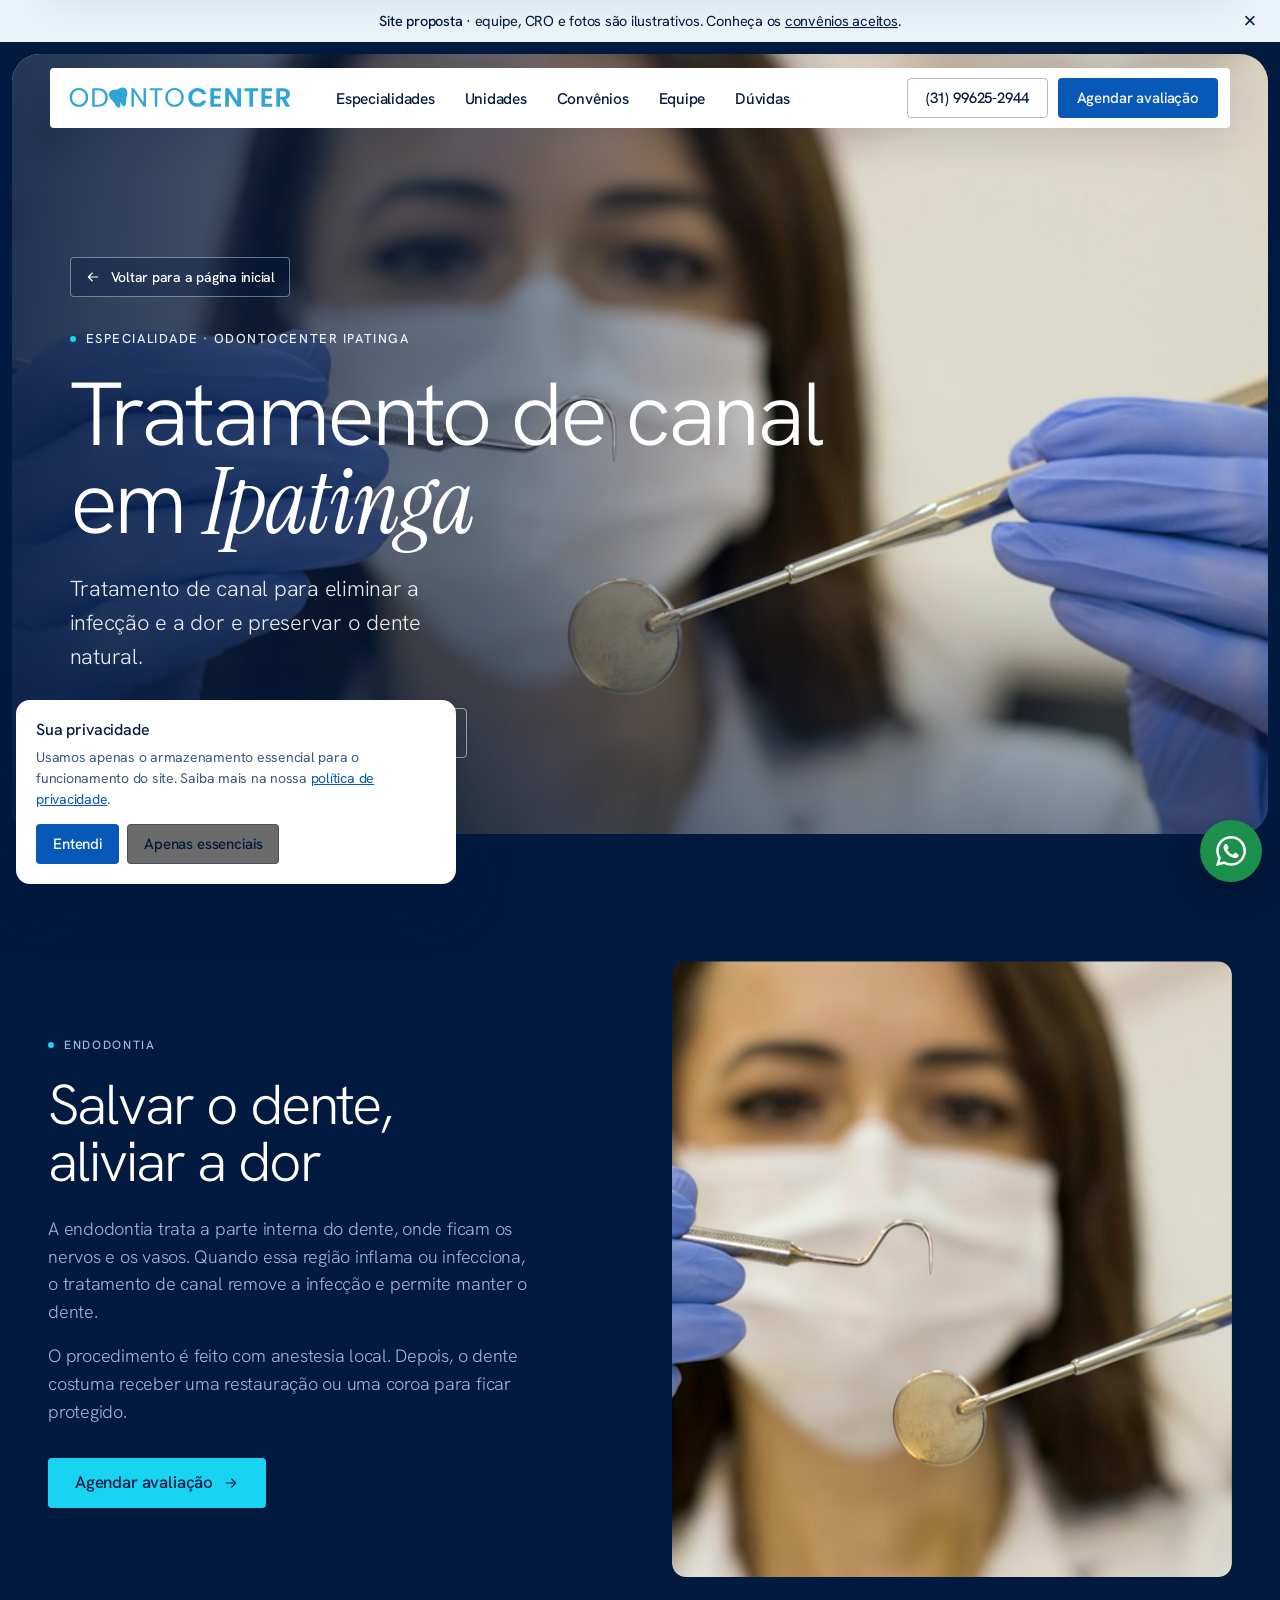
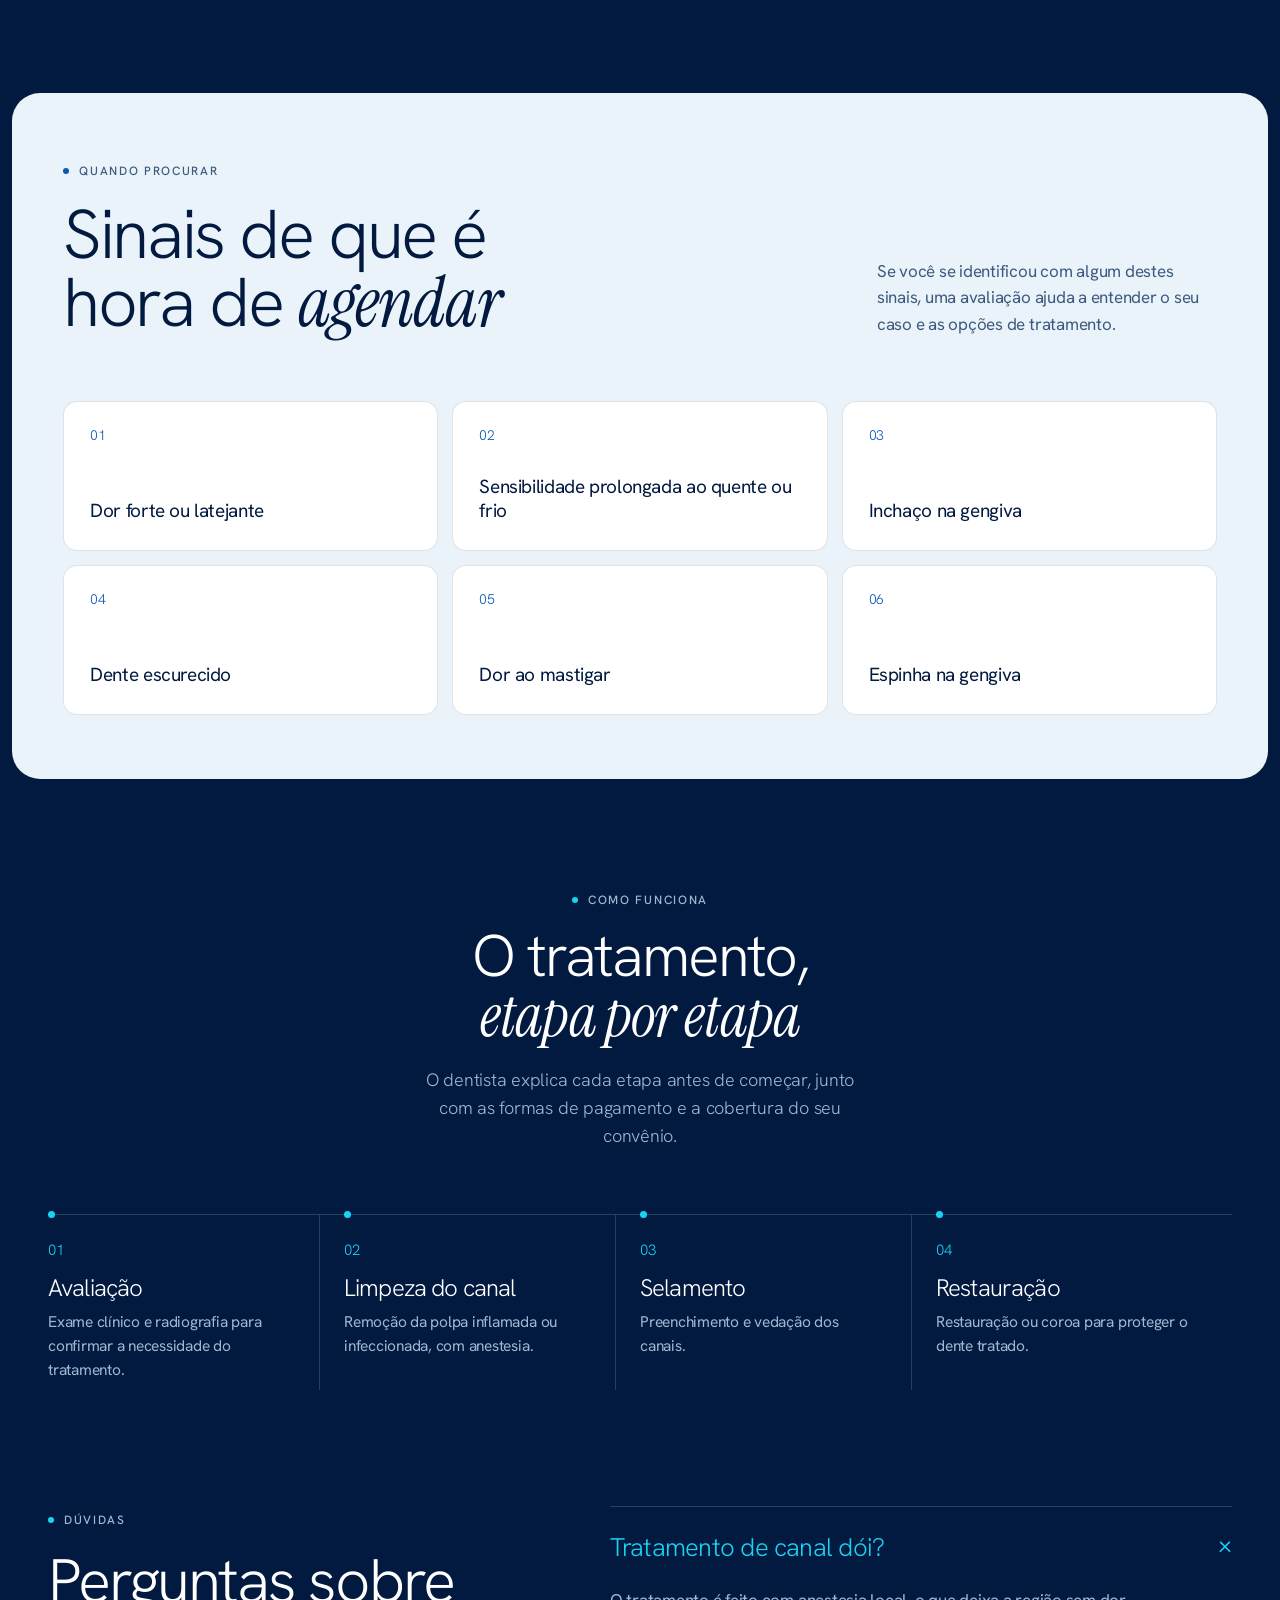
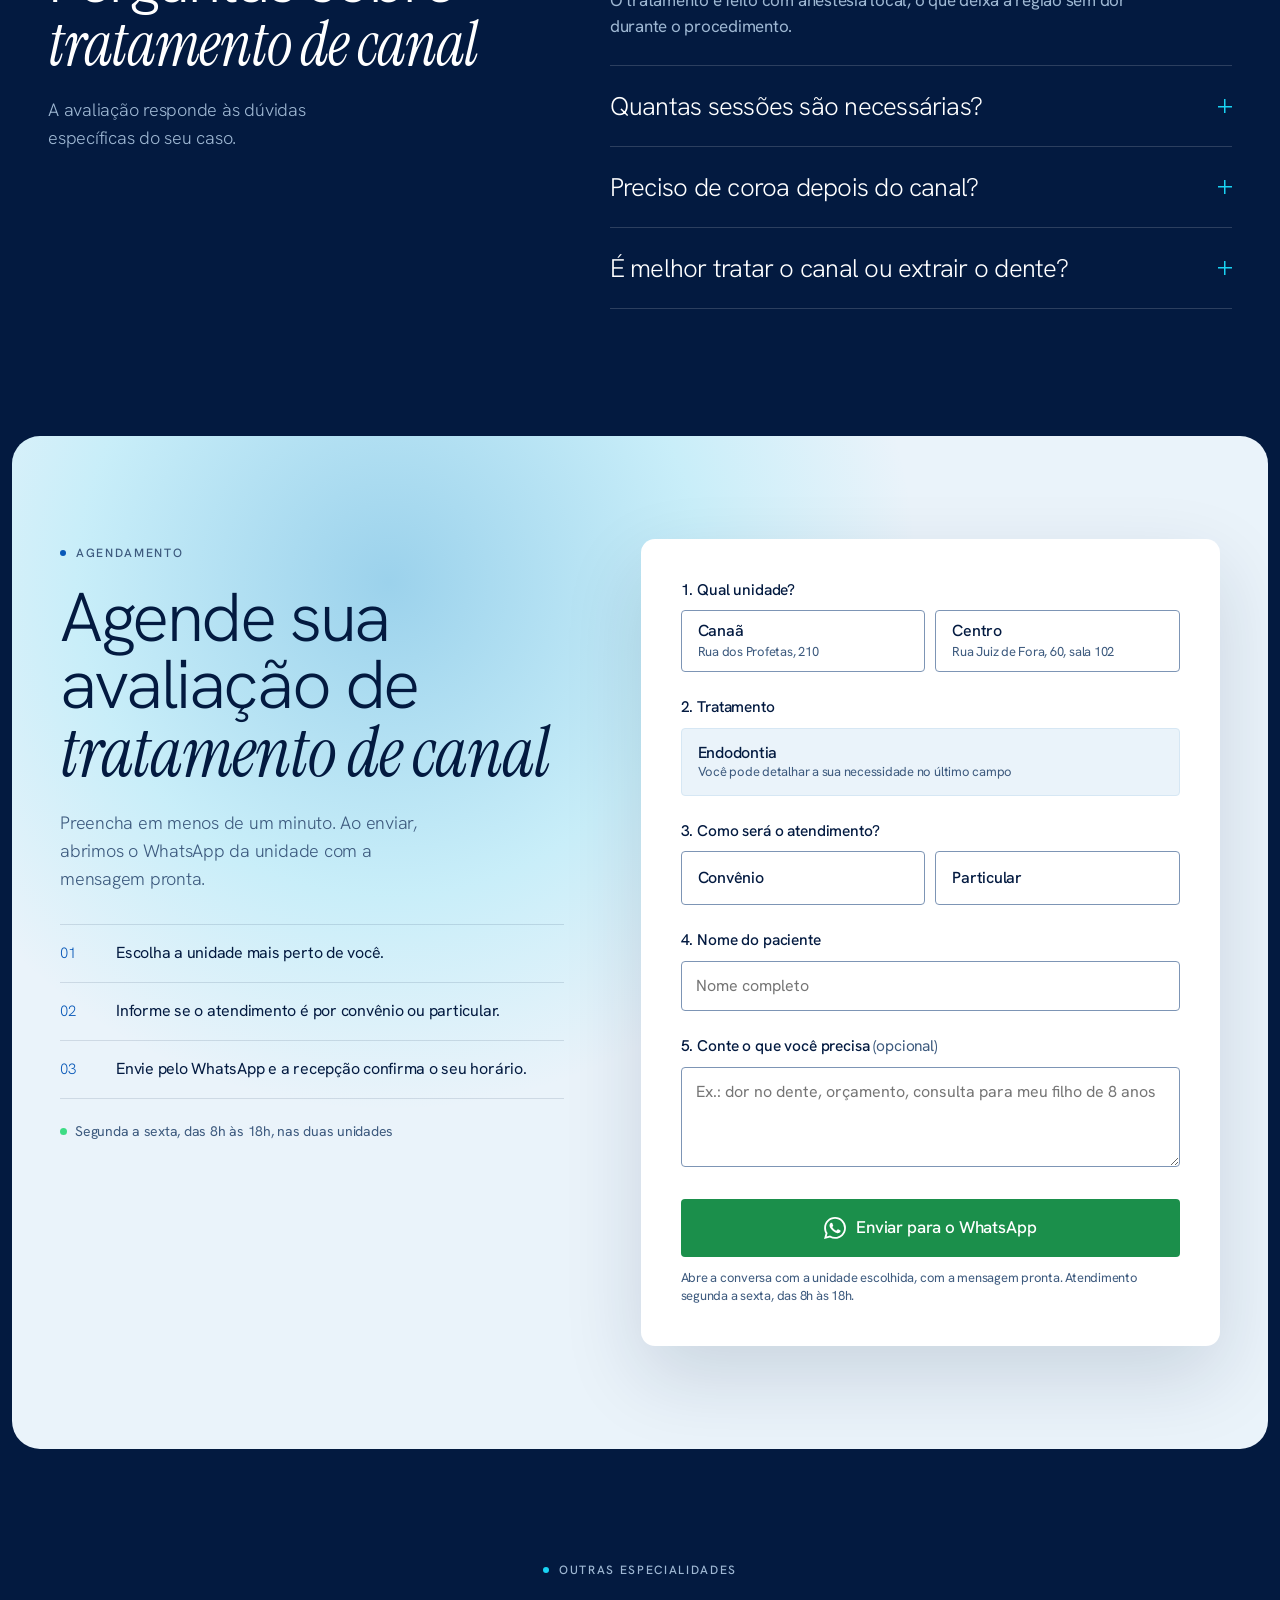
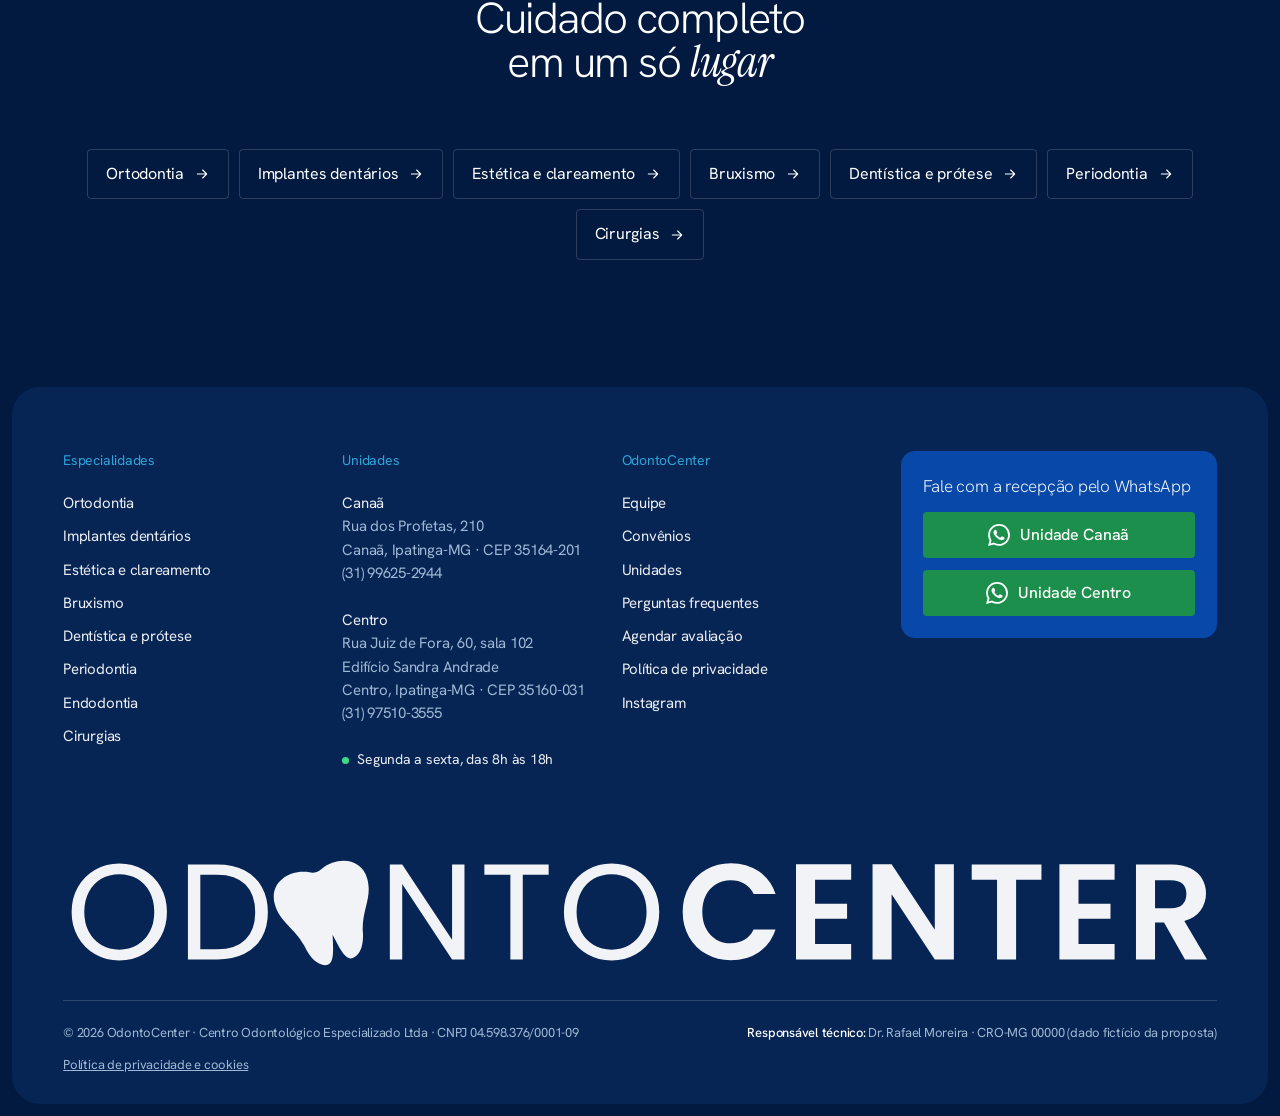
<file: site/especialidades/tratamento-de-canal-endodontia-ipatinga.html>
<!doctype html>
<html lang="pt-BR">
<head>
<meta charset="utf-8">
<meta name="viewport" content="width=device-width,initial-scale=1,viewport-fit=cover">
<title>Tratamento de canal em Ipatinga | OdontoCenter</title>
<meta name="description" content="Tratamento de canal para eliminar a infecção e a dor e preservar o dente natural. Unidades Canaã e Centro, segunda a sexta, das 8h às 18h. Agende pelo WhatsApp.">
<link rel="canonical" href="https://odontocenter-ipatinga.vercel.app/especialidades/tratamento-de-canal-endodontia-ipatinga">
<meta name="theme-color" content="#031A40">
<meta name="application-name" content="OdontoCenter">
<meta name="apple-mobile-web-app-title" content="OdontoCenter">
<meta name="format-detection" content="telephone=no">
<link rel="icon" href="../favicon.ico" sizes="48x48">
<link rel="icon" href="../favicon.svg" type="image/svg+xml">
<link rel="apple-touch-icon" href="../apple-touch-icon.png">
<link rel="mask-icon" href="../icons/safari-pinned-tab.svg" color="#0858B8">
<link rel="manifest" href="../site.webmanifest">
<meta property="og:type" content="website">
<meta property="og:site_name" content="OdontoCenter">
<meta property="og:locale" content="pt_BR">
<meta property="og:url" content="https://odontocenter-ipatinga.vercel.app/especialidades/tratamento-de-canal-endodontia-ipatinga">
<meta property="og:title" content="Tratamento de canal em Ipatinga | OdontoCenter">
<meta property="og:description" content="Tratamento de canal para eliminar a infecção e a dor e preservar o dente natural. Unidades Canaã e Centro, segunda a sexta, das 8h às 18h. Agende pelo WhatsApp.">
<meta property="og:image" content="https://odontocenter-ipatinga.vercel.app/og/og-tratamento-de-canal-endodontia-ipatinga.jpg">
<meta property="og:image:secure_url" content="https://odontocenter-ipatinga.vercel.app/og/og-tratamento-de-canal-endodontia-ipatinga.jpg">
<meta property="og:image:type" content="image/jpeg">
<meta property="og:image:width" content="1200">
<meta property="og:image:height" content="630">
<meta property="og:image:alt" content="Tratamento de canal em Ipatinga na OdontoCenter">
<meta name="twitter:card" content="summary_large_image">
<meta name="twitter:title" content="Tratamento de canal em Ipatinga | OdontoCenter">
<meta name="twitter:description" content="Tratamento de canal para eliminar a infecção e a dor e preservar o dente natural. Unidades Canaã e Centro, segunda a sexta, das 8h às 18h. Agende pelo WhatsApp.">
<meta name="twitter:image" content="https://odontocenter-ipatinga.vercel.app/og/og-tratamento-de-canal-endodontia-ipatinga.jpg">
<meta name="twitter:image:alt" content="Tratamento de canal em Ipatinga na OdontoCenter">
<link rel="stylesheet" href="https://fonts.googleapis.com/css2?family=Hanken+Grotesk:wght@300;400;500;600&family=Instrument+Serif:ital@0;1&display=swap">
<link rel="stylesheet" href="../assets/site.css">
<style>html,body{margin:0}:root{color-scheme:dark}</style>
</head>
<body>
<a class="skip" href="#conteudo">Ir para o conteúdo</a>
<div class="announce" id="announce"><span><b style="font-weight:500">Site proposta</b> · equipe, CRO e fotos são ilustrativos. Conheça os <a href="../index.html#convenios">convênios aceitos</a>.</span><button type="button" id="announce-x" aria-label="Fechar aviso">×</button></div>
<div class="navcard stick" id="stick" aria-hidden="true"><a href="../index.html" aria-label="OdontoCenter, página inicial"><svg class="logo" viewBox="-2 -8.38 846.94 90.74" role="img" aria-label="OdontoCenter"><path fill="currentColor" d="M4.3 34.9Q4.3 24.7 8.95 16.55Q13.6 8.4 21.6 3.85Q29.6 -0.7 39.3 -0.7Q49.1 -0.7 57.1 3.85Q65.1 8.4 69.7 16.5Q74.3 24.6 74.3 34.9Q74.3 45.2 69.7 53.3Q65.1 61.4 57.1 65.95Q49.1 70.5 39.3 70.5Q29.6 70.5 21.6 65.95Q13.6 61.4 8.95 53.25Q4.3 45.1 4.3 34.9ZM65 34.9Q65 26.5 61.65 20.25Q58.3 14 52.5 10.6Q46.7 7.2 39.3 7.2Q31.9 7.2 26.1 10.6Q20.3 14 16.95 20.25Q13.6 26.5 13.6 34.9Q13.6 43.2 16.95 49.5Q20.3 55.8 26.15 59.2Q32 62.6 39.3 62.6Q46.6 62.6 52.45 59.2Q58.3 55.8 61.65 49.5Q65 43.2 65 34.9Z M148.4 35.1Q148.4 45.8 143.95 53.65Q139.5 61.5 131.15 65.65Q122.8 69.8 111.4 69.8H89.7V0.1H111.4Q122.8 0.1 131.15 4.35Q139.5 8.6 143.95 16.5Q148.4 24.4 148.4 35.1ZM139.1 35.1Q139.1 22.1 131.95 14.8Q124.8 7.5 111.4 7.5H98.8V62.3H111.4Q124.9 62.3 132 55.15Q139.1 48 139.1 35.1Z M292.74 69.8H283.64L247.04 14.3V69.8H237.94V0H247.04L283.64 55.4V0H292.74Z M354.54 0.1V7.5H335.54V69.8H326.44V7.5H307.34V0.1Z M365.74 34.9Q365.74 24.7 370.39 16.55Q375.04 8.4 383.04 3.85Q391.04 -0.7 400.74 -0.7Q410.54 -0.7 418.54 3.85Q426.54 8.4 431.14 16.5Q435.74 24.6 435.74 34.9Q435.74 45.2 431.14 53.3Q426.54 61.4 418.54 65.95Q410.54 70.5 400.74 70.5Q391.04 70.5 383.04 65.95Q375.04 61.4 370.39 53.25Q365.74 45.1 365.74 34.9ZM426.44 34.9Q426.44 26.5 423.09 20.25Q419.74 14 413.94 10.6Q408.14 7.2 400.74 7.2Q393.34 7.2 387.54 10.6Q381.74 14 378.39 20.25Q375.04 26.5 375.04 34.9Q375.04 43.2 378.39 49.5Q381.74 55.8 387.59 59.2Q393.44 62.6 400.74 62.6Q408.04 62.6 413.89 59.2Q419.74 55.8 423.09 49.5Q426.44 43.2 426.44 34.9Z M488.34 -0.9Q500.04 -0.9 508.84 5.1Q517.64 11.1 521.14 21.7H505.04Q502.64 16.7 498.29 14.2Q493.94 11.7 488.24 11.7Q482.14 11.7 477.39 14.55Q472.64 17.4 469.99 22.6Q467.34 27.8 467.34 34.8Q467.34 41.7 469.99 46.95Q472.64 52.2 477.39 55.05Q482.14 57.9 488.24 57.9Q493.94 57.9 498.29 55.35Q502.64 52.8 505.04 47.8H521.14Q517.64 58.5 508.89 64.45Q500.14 70.4 488.34 70.4Q478.34 70.4 470.29 65.85Q462.24 61.3 457.59 53.2Q452.94 45.1 452.94 34.8Q452.94 24.5 457.59 16.35Q462.24 8.2 470.29 3.65Q478.34 -0.9 488.34 -0.9Z M550.14 11.3V28.8H573.64V39.9H550.14V58.4H576.64V69.8H536.14V-0.1H576.64V11.3Z M652.04 69.8H638.04L606.34 21.9V69.8H592.34V-0.1H606.34L638.04 47.9V-0.1H652.04Z M716.34 0V11.3H697.74V69.8H683.74V11.3H665.14V0Z M743.54 11.3V28.8H767.04V39.9H743.54V58.4H770.04V69.8H729.54V-0.1H770.04V11.3Z M821.74 69.8 806.34 42.6H799.74V69.8H785.74V0H811.94Q820.04 0 825.74 2.85Q831.44 5.7 834.29 10.55Q837.14 15.4 837.14 21.4Q837.14 28.3 833.14 33.85Q829.14 39.4 821.24 41.5L837.94 69.8ZM799.74 32.1H811.44Q817.14 32.1 819.94 29.35Q822.74 26.6 822.74 21.7Q822.74 16.9 819.94 14.25Q817.14 11.6 811.44 11.6H799.74Z M153.39,28.84 C 149.33,13.67 163.81,3.29 178.87,5.76 C 181.96,6.56 185.54,5.60 187.82,3.36 C 199.62,-6.30 217.35,-4.55 221.42,10.62 C 225.07,24.27 217.75,32.74 218.03,48.11 C 219.29,59.96 215.55,67.47 210.18,68.91 C 204.81,70.35 199.76,58.69 195.94,51.59 C 196.18,59.65 197.65,72.27 192.28,73.71 C 186.91,75.14 179.91,70.52 175.07,59.62 C 167.63,46.17 157.05,42.50 153.39,28.84Z"/></svg></a><nav aria-label="Principal"><a href="../index.html#especialidades">Especialidades</a><a href="../index.html#unidades">Unidades</a><a href="../index.html#convenios">Convênios</a><a href="../index.html#equipe">Equipe</a><a href="../index.html#duvidas">Dúvidas</a></nav><div class="end"><a class="tel btn btn-ob" href="tel:+5531996252944">(31) 99625-2944</a><a class="btn btn-b" href="#agendar">Agendar avaliação</a><button class="burger" type="button" aria-label="Abrir menu" aria-expanded="false" aria-controls="drawer"><span></span></button></div></div>
<div class="drawer" id="drawer" aria-hidden="true" role="dialog" aria-label="Menu"><button class="drawer-close" type="button" aria-label="Fechar menu">×</button><a class="dl" href="../index.html#especialidades">Especialidades<svg class="ar" viewBox="0 0 24 24" fill="none" stroke="currentColor" stroke-width="1.6" stroke-linecap="round" stroke-linejoin="round" aria-hidden="true"><path d="M5 12h14M13 6l6 6-6 6"/></svg></a><a class="dl" href="../index.html#unidades">Unidades<svg class="ar" viewBox="0 0 24 24" fill="none" stroke="currentColor" stroke-width="1.6" stroke-linecap="round" stroke-linejoin="round" aria-hidden="true"><path d="M5 12h14M13 6l6 6-6 6"/></svg></a><a class="dl" href="../index.html#convenios">Convênios<svg class="ar" viewBox="0 0 24 24" fill="none" stroke="currentColor" stroke-width="1.6" stroke-linecap="round" stroke-linejoin="round" aria-hidden="true"><path d="M5 12h14M13 6l6 6-6 6"/></svg></a><a class="dl" href="../index.html#equipe">Equipe<svg class="ar" viewBox="0 0 24 24" fill="none" stroke="currentColor" stroke-width="1.6" stroke-linecap="round" stroke-linejoin="round" aria-hidden="true"><path d="M5 12h14M13 6l6 6-6 6"/></svg></a><a class="dl" href="../index.html#duvidas">Dúvidas<svg class="ar" viewBox="0 0 24 24" fill="none" stroke="currentColor" stroke-width="1.6" stroke-linecap="round" stroke-linejoin="round" aria-hidden="true"><path d="M5 12h14M13 6l6 6-6 6"/></svg></a><a class="dl" href="#agendar">Agendar avaliação<svg class="ar" viewBox="0 0 24 24" fill="none" stroke="currentColor" stroke-width="1.6" stroke-linecap="round" stroke-linejoin="round" aria-hidden="true"><path d="M5 12h14M13 6l6 6-6 6"/></svg></a><div class="dsub"><a href="../especialidades/ortodontia-ipatinga.html">Ortodontia</a><a href="../especialidades/implante-dentario-ipatinga.html">Implantes dentários</a><a href="../especialidades/clareamento-estetica-dental-ipatinga.html">Estética e clareamento</a><a href="../especialidades/bruxismo-ipatinga.html">Bruxismo</a><a href="../especialidades/dentistica-protese-ipatinga.html">Dentística e prótese</a><a href="../especialidades/periodontia-tratamento-gengiva-ipatinga.html">Periodontia</a><a href="../especialidades/tratamento-de-canal-endodontia-ipatinga.html">Endodontia</a><a href="../especialidades/cirurgia-odontologica-ipatinga.html">Cirurgias</a></div><div class="dbot"><a class="btn btn-wa" data-wa="canaa" href="#"><svg class="wa" width="22" height="22" viewBox="0 0 24 24" fill="currentColor" aria-hidden="true"><path d="M17.472 14.382c-.297-.149-1.758-.867-2.03-.967-.273-.099-.471-.148-.67.15-.197.297-.767.966-.94 1.164-.173.199-.347.223-.644.075-.297-.15-1.255-.463-2.39-1.475-.883-.788-1.48-1.761-1.653-2.059-.173-.297-.018-.458.13-.606.134-.133.298-.347.446-.52.149-.174.198-.298.298-.497.099-.198.05-.371-.025-.52-.075-.149-.669-1.612-.916-2.207-.242-.579-.487-.5-.669-.51-.173-.008-.371-.01-.57-.01-.198 0-.52.074-.792.372-.272.297-1.04 1.016-1.04 2.479 0 1.462 1.065 2.875 1.213 3.074.149.198 2.096 3.2 5.077 4.487.709.306 1.262.489 1.694.625.712.227 1.36.195 1.871.118.571-.085 1.758-.719 2.006-1.413.248-.694.248-1.289.173-1.413-.074-.124-.272-.198-.57-.347m-5.421 7.403h-.004a9.87 9.87 0 01-5.031-1.378l-.361-.214-3.741.982.998-3.648-.235-.374a9.86 9.86 0 01-1.51-5.26c.001-5.45 4.436-9.884 9.888-9.884 2.64 0 5.122 1.03 6.988 2.898a9.825 9.825 0 012.893 6.994c-.003 5.45-4.437 9.884-9.885 9.884m8.413-18.297A11.815 11.815 0 0012.05 0C5.495 0 .16 5.335.157 11.892c0 2.096.547 4.142 1.588 5.945L.057 24l6.305-1.654a11.882 11.882 0 005.683 1.448h.005c6.554 0 11.89-5.335 11.893-11.893a11.821 11.821 0 00-3.48-8.413Z"/></svg> WhatsApp Canaã</a><a class="btn btn-wa" data-wa="centro" href="#"><svg class="wa" width="22" height="22" viewBox="0 0 24 24" fill="currentColor" aria-hidden="true"><path d="M17.472 14.382c-.297-.149-1.758-.867-2.03-.967-.273-.099-.471-.148-.67.15-.197.297-.767.966-.94 1.164-.173.199-.347.223-.644.075-.297-.15-1.255-.463-2.39-1.475-.883-.788-1.48-1.761-1.653-2.059-.173-.297-.018-.458.13-.606.134-.133.298-.347.446-.52.149-.174.198-.298.298-.497.099-.198.05-.371-.025-.52-.075-.149-.669-1.612-.916-2.207-.242-.579-.487-.5-.669-.51-.173-.008-.371-.01-.57-.01-.198 0-.52.074-.792.372-.272.297-1.04 1.016-1.04 2.479 0 1.462 1.065 2.875 1.213 3.074.149.198 2.096 3.2 5.077 4.487.709.306 1.262.489 1.694.625.712.227 1.36.195 1.871.118.571-.085 1.758-.719 2.006-1.413.248-.694.248-1.289.173-1.413-.074-.124-.272-.198-.57-.347m-5.421 7.403h-.004a9.87 9.87 0 01-5.031-1.378l-.361-.214-3.741.982.998-3.648-.235-.374a9.86 9.86 0 01-1.51-5.26c.001-5.45 4.436-9.884 9.888-9.884 2.64 0 5.122 1.03 6.988 2.898a9.825 9.825 0 012.893 6.994c-.003 5.45-4.437 9.884-9.885 9.884m8.413-18.297A11.815 11.815 0 0012.05 0C5.495 0 .16 5.335.157 11.892c0 2.096.547 4.142 1.588 5.945L.057 24l6.305-1.654a11.882 11.882 0 005.683 1.448h.005c6.554 0 11.89-5.335 11.893-11.893a11.821 11.821 0 00-3.48-8.413Z"/></svg> WhatsApp Centro</a><span class="hours">Segunda a sexta, das 8h às 18h</span></div></div>
<main id="conteudo">
<header class="hero sub-hero" id="topo">
  <div class="hero-bg"><img class="photo-grade" src="../img/endo.jpg" alt="" fetchpriority="high"></div>
  <div class="navcard"><a href="../index.html" aria-label="OdontoCenter, página inicial"><svg class="logo" viewBox="-2 -8.38 846.94 90.74" role="img" aria-label="OdontoCenter"><path fill="currentColor" d="M4.3 34.9Q4.3 24.7 8.95 16.55Q13.6 8.4 21.6 3.85Q29.6 -0.7 39.3 -0.7Q49.1 -0.7 57.1 3.85Q65.1 8.4 69.7 16.5Q74.3 24.6 74.3 34.9Q74.3 45.2 69.7 53.3Q65.1 61.4 57.1 65.95Q49.1 70.5 39.3 70.5Q29.6 70.5 21.6 65.95Q13.6 61.4 8.95 53.25Q4.3 45.1 4.3 34.9ZM65 34.9Q65 26.5 61.65 20.25Q58.3 14 52.5 10.6Q46.7 7.2 39.3 7.2Q31.9 7.2 26.1 10.6Q20.3 14 16.95 20.25Q13.6 26.5 13.6 34.9Q13.6 43.2 16.95 49.5Q20.3 55.8 26.15 59.2Q32 62.6 39.3 62.6Q46.6 62.6 52.45 59.2Q58.3 55.8 61.65 49.5Q65 43.2 65 34.9Z M148.4 35.1Q148.4 45.8 143.95 53.65Q139.5 61.5 131.15 65.65Q122.8 69.8 111.4 69.8H89.7V0.1H111.4Q122.8 0.1 131.15 4.35Q139.5 8.6 143.95 16.5Q148.4 24.4 148.4 35.1ZM139.1 35.1Q139.1 22.1 131.95 14.8Q124.8 7.5 111.4 7.5H98.8V62.3H111.4Q124.9 62.3 132 55.15Q139.1 48 139.1 35.1Z M292.74 69.8H283.64L247.04 14.3V69.8H237.94V0H247.04L283.64 55.4V0H292.74Z M354.54 0.1V7.5H335.54V69.8H326.44V7.5H307.34V0.1Z M365.74 34.9Q365.74 24.7 370.39 16.55Q375.04 8.4 383.04 3.85Q391.04 -0.7 400.74 -0.7Q410.54 -0.7 418.54 3.85Q426.54 8.4 431.14 16.5Q435.74 24.6 435.74 34.9Q435.74 45.2 431.14 53.3Q426.54 61.4 418.54 65.95Q410.54 70.5 400.74 70.5Q391.04 70.5 383.04 65.95Q375.04 61.4 370.39 53.25Q365.74 45.1 365.74 34.9ZM426.44 34.9Q426.44 26.5 423.09 20.25Q419.74 14 413.94 10.6Q408.14 7.2 400.74 7.2Q393.34 7.2 387.54 10.6Q381.74 14 378.39 20.25Q375.04 26.5 375.04 34.9Q375.04 43.2 378.39 49.5Q381.74 55.8 387.59 59.2Q393.44 62.6 400.74 62.6Q408.04 62.6 413.89 59.2Q419.74 55.8 423.09 49.5Q426.44 43.2 426.44 34.9Z M488.34 -0.9Q500.04 -0.9 508.84 5.1Q517.64 11.1 521.14 21.7H505.04Q502.64 16.7 498.29 14.2Q493.94 11.7 488.24 11.7Q482.14 11.7 477.39 14.55Q472.64 17.4 469.99 22.6Q467.34 27.8 467.34 34.8Q467.34 41.7 469.99 46.95Q472.64 52.2 477.39 55.05Q482.14 57.9 488.24 57.9Q493.94 57.9 498.29 55.35Q502.64 52.8 505.04 47.8H521.14Q517.64 58.5 508.89 64.45Q500.14 70.4 488.34 70.4Q478.34 70.4 470.29 65.85Q462.24 61.3 457.59 53.2Q452.94 45.1 452.94 34.8Q452.94 24.5 457.59 16.35Q462.24 8.2 470.29 3.65Q478.34 -0.9 488.34 -0.9Z M550.14 11.3V28.8H573.64V39.9H550.14V58.4H576.64V69.8H536.14V-0.1H576.64V11.3Z M652.04 69.8H638.04L606.34 21.9V69.8H592.34V-0.1H606.34L638.04 47.9V-0.1H652.04Z M716.34 0V11.3H697.74V69.8H683.74V11.3H665.14V0Z M743.54 11.3V28.8H767.04V39.9H743.54V58.4H770.04V69.8H729.54V-0.1H770.04V11.3Z M821.74 69.8 806.34 42.6H799.74V69.8H785.74V0H811.94Q820.04 0 825.74 2.85Q831.44 5.7 834.29 10.55Q837.14 15.4 837.14 21.4Q837.14 28.3 833.14 33.85Q829.14 39.4 821.24 41.5L837.94 69.8ZM799.74 32.1H811.44Q817.14 32.1 819.94 29.35Q822.74 26.6 822.74 21.7Q822.74 16.9 819.94 14.25Q817.14 11.6 811.44 11.6H799.74Z M153.39,28.84 C 149.33,13.67 163.81,3.29 178.87,5.76 C 181.96,6.56 185.54,5.60 187.82,3.36 C 199.62,-6.30 217.35,-4.55 221.42,10.62 C 225.07,24.27 217.75,32.74 218.03,48.11 C 219.29,59.96 215.55,67.47 210.18,68.91 C 204.81,70.35 199.76,58.69 195.94,51.59 C 196.18,59.65 197.65,72.27 192.28,73.71 C 186.91,75.14 179.91,70.52 175.07,59.62 C 167.63,46.17 157.05,42.50 153.39,28.84Z"/></svg></a><nav aria-label="Principal"><a href="../index.html#especialidades">Especialidades</a><a href="../index.html#unidades">Unidades</a><a href="../index.html#convenios">Convênios</a><a href="../index.html#equipe">Equipe</a><a href="../index.html#duvidas">Dúvidas</a></nav><div class="end"><a class="tel btn btn-ob" href="tel:+5531996252944">(31) 99625-2944</a><a class="btn btn-b" href="#agendar">Agendar avaliação</a><button class="burger" type="button" aria-label="Abrir menu" aria-expanded="false" aria-controls="drawer"><span></span></button></div></div>
  <div class="hero-copy">
    <a class="back rv" href="../index.html"><svg class="ar" viewBox="0 0 24 24" fill="none" stroke="currentColor" stroke-width="1.6" stroke-linecap="round" stroke-linejoin="round" aria-hidden="true"><path d="M5 12h14M13 6l6 6-6 6"/></svg> Voltar para a página inicial</a>
    <p class="hero-eyebrow rv" style="--d:.05s">Especialidade · OdontoCenter Ipatinga</p>
    <h1><span class="ln"><span style="--d:.15s">Tratamento de canal</span></span><span class="ln"><span style="--d:.27s">em <span class="it">Ipatinga</span></span></span></h1>
    <p class="sub rv" style="--d:.45s">Tratamento de canal para eliminar a infecção e a dor e preservar o dente natural.</p>
    <div class="row rv" style="--d:.58s"><a class="btn btn-e" href="#agendar">Agendar avaliação <svg class="ar" viewBox="0 0 24 24" fill="none" stroke="currentColor" stroke-width="1.6" stroke-linecap="round" stroke-linejoin="round" aria-hidden="true"><path d="M5 12h14M13 6l6 6-6 6"/></svg></a><a class="btn btn-o" href="#como-funciona">Como funciona</a></div>
  </div>
</header>

<section class="sec" aria-labelledby="h-about"><div class="wrap"><div class="about">
  <div><span class="eyebrow rv">Endodontia</span><h2 class="rv" id="h-about" style="--d:.08s">Salvar o dente, aliviar a dor</h2><p class="rv" style="--d:.16s">A endodontia trata a parte interna do dente, onde ficam os nervos e os vasos. Quando essa região inflama ou infecciona, o tratamento de canal remove a infecção e permite manter o dente.</p><p class="rv" style="--d:.16s">O procedimento é feito com anestesia local. Depois, o dente costuma receber uma restauração ou uma coroa para ficar protegido.</p>
    <div class="row rv" style="margin-top:32px;--d:.22s"><a class="btn btn-e" href="#agendar">Agendar avaliação <svg class="ar" viewBox="0 0 24 24" fill="none" stroke="currentColor" stroke-width="1.6" stroke-linecap="round" stroke-linejoin="round" aria-hidden="true"><path d="M5 12h14M13 6l6 6-6 6"/></svg></a></div></div>
  <div class="ph rv-img"><img class="photo-grade" data-par src="../img/endo.jpg" alt="" loading="lazy"></div>
</div></div></section>

<section class="panel light" aria-labelledby="h-signs">
  <div class="panel-head"><div><span class="eyebrow rv">Quando procurar</span><h2 class="rv" id="h-signs" style="--d:.08s;margin-top:20px">Sinais de que é hora de <span class="it">agendar</span></h2></div><p class="intro rv" style="--d:.16s">Se você se identificou com algum destes sinais, uma avaliação ajuda a entender o seu caso e as opções de tratamento.</p></div>
  <div class="signs"><div class="sign rv" style="--d:0.00s"><i>01</i><p>Dor forte ou latejante</p></div><div class="sign rv" style="--d:0.05s"><i>02</i><p>Sensibilidade prolongada ao quente ou frio</p></div><div class="sign rv" style="--d:0.10s"><i>03</i><p>Inchaço na gengiva</p></div><div class="sign rv" style="--d:0.15s"><i>04</i><p>Dente escurecido</p></div><div class="sign rv" style="--d:0.20s"><i>05</i><p>Dor ao mastigar</p></div><div class="sign rv" style="--d:0.25s"><i>06</i><p>Espinha na gengiva</p></div></div>
</section>

<section class="sec" id="como-funciona" aria-labelledby="h-steps"><div class="wrap">
  <div class="sec-head"><span class="eyebrow rv">Como funciona</span><h2 class="rv" id="h-steps" style="--d:.08s">O tratamento, <span class="it">etapa por etapa</span></h2><p class="rv" style="--d:.16s">O dentista explica cada etapa antes de começar, junto com as formas de pagamento e a cobertura do seu convênio.</p></div>
  <ol class="journey journey-wrap" style="--n:4"><li class="rv" style="--d:0.00s"><b>01</b><h3>Avaliação</h3><p>Exame clínico e radiografia para confirmar a necessidade do tratamento.</p></li><li class="rv" style="--d:0.08s"><b>02</b><h3>Limpeza do canal</h3><p>Remoção da polpa inflamada ou infeccionada, com anestesia.</p></li><li class="rv" style="--d:0.16s"><b>03</b><h3>Selamento</h3><p>Preenchimento e vedação dos canais.</p></li><li class="rv" style="--d:0.24s"><b>04</b><h3>Restauração</h3><p>Restauração ou coroa para proteger o dente tratado.</p></li></ol>
</div></section>

<section class="sec" style="padding-top:0" aria-labelledby="h-fq"><div class="wrap"><div class="faqs">
  <div><span class="eyebrow rv">Dúvidas</span><h2 class="rv" id="h-fq" style="--d:.08s">Perguntas sobre <span class="it">tratamento de canal</span></h2><p class="intro rv" style="--d:.16s">A avaliação responde às dúvidas específicas do seu caso.</p></div>
  <div class="rv" style="--d:.1s"><details open><summary>Tratamento de canal dói?</summary><p>O tratamento é feito com anestesia local, o que deixa a região sem dor durante o procedimento.</p></details><details><summary>Quantas sessões são necessárias?</summary><p>Depende do dente e do grau da infecção. Pode ser feito em uma ou mais sessões.</p></details><details><summary>Preciso de coroa depois do canal?</summary><p>Muitas vezes, sim, porque o dente tratado fica mais frágil. O dentista indica a melhor opção.</p></details><details><summary>É melhor tratar o canal ou extrair o dente?</summary><p>Sempre que possível, manter o dente natural é a melhor opção. A avaliação mostra se o tratamento é viável.</p></details></div>
</div></div></section>

<section class="cta light" id="agendar" aria-labelledby="h-ag"><div class="wrap"><div class="cta-grid">
  <div>
    <span class="eyebrow rv">Agendamento</span>
    <h2 class="rv" id="h-ag" style="--d:.08s">Agende sua avaliação de <span class="it">tratamento de canal</span></h2>
    <p class="intro rv" style="--d:.16s">Preencha em menos de um minuto. Ao enviar, abrimos o WhatsApp da unidade com a mensagem pronta.</p>
    <ol class="steps rv" style="--d:.22s"><li><span>01</span>Escolha a unidade mais perto de você.</li><li><span>02</span>Informe se o atendimento é por convênio ou particular.</li><li><span>03</span>Envie pelo WhatsApp e a recepção confirma o seu horário.</li></ol>
    <p class="hours rv" style="--d:.28s;margin-top:22px">Segunda a sexta, das 8h às 18h, nas duas unidades</p>
  </div>
  <form class="card rv" style="--d:.12s" id="form-agenda" novalidate>
    <fieldset id="f-unit"><legend>1. Qual unidade?</legend><div class="choices units"><label><input type="radio" name="unidade" value="canaa"><span class="c">Canaã<small>Rua dos Profetas, 210</small></span></label><label><input type="radio" name="unidade" value="centro"><span class="c">Centro<small>Rua Juiz de Fora, 60, sala 102</small></span></label></div><p class="err">Escolha uma unidade.</p></fieldset>
    <div id="f-serv"><span class="lb">2. Tratamento</span><div class="svc-chip"><span>Endodontia<small>Você pode detalhar a sua necessidade no último campo</small></span></div><input type="hidden" id="servico" value="Endodontia (canal)"></div>
    <fieldset id="f-tipo"><legend>3. Como será o atendimento?</legend>
      <div class="choices"><label><input type="radio" name="tipo" value="Convênio"><span class="c">Convênio</span></label><label><input type="radio" name="tipo" value="Particular"><span class="c">Particular</span></label></div><p class="err">Informe se é convênio ou particular.</p>
      <div class="conv" id="conv-box" hidden style="margin-top:14px"><label class="lb" for="convenio">Qual convênio?</label><select id="convenio" name="convenio"><option value="">Selecione</option><option value="LumarMetals">LumarMetals</option><option value="AAPI">AAPI</option><option value="Novo Oriente (plano de assistência familiar)">Novo Oriente (plano de assistência familiar)</option><option value="Cenibra">Cenibra</option><option value="Correios – Postal Saúde">Correios – Postal Saúde</option><option value="COPASS Saúde">COPASS Saúde</option><option value="Rede UNNA: Bradesco">Rede UNNA: Bradesco</option><option value="Rede UNNA: Unimed">Rede UNNA: Unimed</option><option value="Rede UNNA: Riachuelo (RCHLO)">Rede UNNA: Riachuelo (RCHLO)</option><option value="Rede UNNA: OdontoPrev">Rede UNNA: OdontoPrev</option><option value="Brasil Dental">Brasil Dental</option><option value="Rede Dental">Rede Dental</option><option value="Prívian">Prívian</option><option value="Odontoserv">Odontoserv</option><option value="SEPAO">SEPAO</option><option value="Prontodente">Prontodente</option><option value="IBI">IBI</option><option value="DM Odonto">DM Odonto</option><option value="Outro convênio">Outro convênio</option></select><p class="err">Escolha o convênio.</p></div></fieldset>
    <div id="f-nome"><label class="lb" for="nome">4. Nome do paciente</label><input type="text" id="nome" name="nome" autocomplete="name" required placeholder="Nome completo"><p class="err">Informe o nome do paciente.</p></div>
    <div><label class="lb" for="desc">5. Conte o que você precisa <span class="opt">(opcional)</span></label><textarea id="desc" name="desc" placeholder="Ex.: dor no dente, orçamento, consulta para meu filho de 8 anos"></textarea></div>
    <div class="submit"><a class="btn btn-wa" id="send" href="#agendar" target="_blank" rel="noopener" role="button"><svg class="wa" width="22" height="22" viewBox="0 0 24 24" fill="currentColor" aria-hidden="true"><path d="M17.472 14.382c-.297-.149-1.758-.867-2.03-.967-.273-.099-.471-.148-.67.15-.197.297-.767.966-.94 1.164-.173.199-.347.223-.644.075-.297-.15-1.255-.463-2.39-1.475-.883-.788-1.48-1.761-1.653-2.059-.173-.297-.018-.458.13-.606.134-.133.298-.347.446-.52.149-.174.198-.298.298-.497.099-.198.05-.371-.025-.52-.075-.149-.669-1.612-.916-2.207-.242-.579-.487-.5-.669-.51-.173-.008-.371-.01-.57-.01-.198 0-.52.074-.792.372-.272.297-1.04 1.016-1.04 2.479 0 1.462 1.065 2.875 1.213 3.074.149.198 2.096 3.2 5.077 4.487.709.306 1.262.489 1.694.625.712.227 1.36.195 1.871.118.571-.085 1.758-.719 2.006-1.413.248-.694.248-1.289.173-1.413-.074-.124-.272-.198-.57-.347m-5.421 7.403h-.004a9.87 9.87 0 01-5.031-1.378l-.361-.214-3.741.982.998-3.648-.235-.374a9.86 9.86 0 01-1.51-5.26c.001-5.45 4.436-9.884 9.888-9.884 2.64 0 5.122 1.03 6.988 2.898a9.825 9.825 0 012.893 6.994c-.003 5.45-4.437 9.884-9.885 9.884m8.413-18.297A11.815 11.815 0 0012.05 0C5.495 0 .16 5.335.157 11.892c0 2.096.547 4.142 1.588 5.945L.057 24l6.305-1.654a11.882 11.882 0 005.683 1.448h.005c6.554 0 11.89-5.335 11.893-11.893a11.821 11.821 0 00-3.48-8.413Z"/></svg> Enviar para o WhatsApp</a><p>Abre a conversa com a unidade escolhida, com a mensagem pronta. Atendimento segunda a sexta, das 8h às 18h.</p></div>
  </form>
</div></div></section>

<section class="sec" aria-labelledby="h-oth"><div class="wrap">
  <div class="sec-head"><span class="eyebrow rv">Outras especialidades</span><h2 class="rv" id="h-oth" style="--d:.08s;font-size:clamp(30px,3.4vw,48px)">Cuidado completo em um só <span class="it">lugar</span></h2></div>
  <div class="others rv"><a href="ortodontia-ipatinga.html">Ortodontia <svg class="ar" viewBox="0 0 24 24" fill="none" stroke="currentColor" stroke-width="1.6" stroke-linecap="round" stroke-linejoin="round" aria-hidden="true"><path d="M5 12h14M13 6l6 6-6 6"/></svg></a><a href="implante-dentario-ipatinga.html">Implantes dentários <svg class="ar" viewBox="0 0 24 24" fill="none" stroke="currentColor" stroke-width="1.6" stroke-linecap="round" stroke-linejoin="round" aria-hidden="true"><path d="M5 12h14M13 6l6 6-6 6"/></svg></a><a href="clareamento-estetica-dental-ipatinga.html">Estética e clareamento <svg class="ar" viewBox="0 0 24 24" fill="none" stroke="currentColor" stroke-width="1.6" stroke-linecap="round" stroke-linejoin="round" aria-hidden="true"><path d="M5 12h14M13 6l6 6-6 6"/></svg></a><a href="bruxismo-ipatinga.html">Bruxismo <svg class="ar" viewBox="0 0 24 24" fill="none" stroke="currentColor" stroke-width="1.6" stroke-linecap="round" stroke-linejoin="round" aria-hidden="true"><path d="M5 12h14M13 6l6 6-6 6"/></svg></a><a href="dentistica-protese-ipatinga.html">Dentística e prótese <svg class="ar" viewBox="0 0 24 24" fill="none" stroke="currentColor" stroke-width="1.6" stroke-linecap="round" stroke-linejoin="round" aria-hidden="true"><path d="M5 12h14M13 6l6 6-6 6"/></svg></a><a href="periodontia-tratamento-gengiva-ipatinga.html">Periodontia <svg class="ar" viewBox="0 0 24 24" fill="none" stroke="currentColor" stroke-width="1.6" stroke-linecap="round" stroke-linejoin="round" aria-hidden="true"><path d="M5 12h14M13 6l6 6-6 6"/></svg></a><a href="cirurgia-odontologica-ipatinga.html">Cirurgias <svg class="ar" viewBox="0 0 24 24" fill="none" stroke="currentColor" stroke-width="1.6" stroke-linecap="round" stroke-linejoin="round" aria-hidden="true"><path d="M5 12h14M13 6l6 6-6 6"/></svg></a></div>
</div></section>
</main>
<footer>
  <div class="fcols">
    <div><h4>Especialidades</h4><a href="../especialidades/ortodontia-ipatinga.html">Ortodontia</a><a href="../especialidades/implante-dentario-ipatinga.html">Implantes dentários</a><a href="../especialidades/clareamento-estetica-dental-ipatinga.html">Estética e clareamento</a><a href="../especialidades/bruxismo-ipatinga.html">Bruxismo</a><a href="../especialidades/dentistica-protese-ipatinga.html">Dentística e prótese</a><a href="../especialidades/periodontia-tratamento-gengiva-ipatinga.html">Periodontia</a><a href="../especialidades/tratamento-de-canal-endodontia-ipatinga.html">Endodontia</a><a href="../especialidades/cirurgia-odontologica-ipatinga.html">Cirurgias</a></div>
    <div><h4>Unidades</h4><p style="margin-top:0px">Canaã<br><span style="color:var(--dull)">Rua dos Profetas, 210<br>Canaã, Ipatinga-MG · CEP 35164-201<br>(31) 99625-2944</span></p><p style="margin-top:14px">Centro<br><span style="color:var(--dull)">Rua Juiz de Fora, 60, sala 102<br>Edifício Sandra Andrade<br>Centro, Ipatinga-MG · CEP 35160-031<br>(31) 97510-3555</span></p><p class="hours" style="margin-top:14px">Segunda a sexta, das 8h às 18h</p></div>
    <div><h4>OdontoCenter</h4><a href="../index.html#equipe">Equipe</a><a href="../index.html#convenios">Convênios</a><a href="../index.html#unidades">Unidades</a><a href="../index.html#duvidas">Perguntas frequentes</a><a href="#agendar">Agendar avaliação</a><a href="../politica-de-privacidade.html">Política de privacidade</a><a href="https://www.instagram.com/odontocenter.ipa/" target="_blank" rel="noopener">Instagram</a></div>
    <div class="fcard"><p>Fale com a recepção pelo WhatsApp</p><a class="btn btn-wa" data-wa="canaa" href="#"><svg class="wa" width="22" height="22" viewBox="0 0 24 24" fill="currentColor" aria-hidden="true"><path d="M17.472 14.382c-.297-.149-1.758-.867-2.03-.967-.273-.099-.471-.148-.67.15-.197.297-.767.966-.94 1.164-.173.199-.347.223-.644.075-.297-.15-1.255-.463-2.39-1.475-.883-.788-1.48-1.761-1.653-2.059-.173-.297-.018-.458.13-.606.134-.133.298-.347.446-.52.149-.174.198-.298.298-.497.099-.198.05-.371-.025-.52-.075-.149-.669-1.612-.916-2.207-.242-.579-.487-.5-.669-.51-.173-.008-.371-.01-.57-.01-.198 0-.52.074-.792.372-.272.297-1.04 1.016-1.04 2.479 0 1.462 1.065 2.875 1.213 3.074.149.198 2.096 3.2 5.077 4.487.709.306 1.262.489 1.694.625.712.227 1.36.195 1.871.118.571-.085 1.758-.719 2.006-1.413.248-.694.248-1.289.173-1.413-.074-.124-.272-.198-.57-.347m-5.421 7.403h-.004a9.87 9.87 0 01-5.031-1.378l-.361-.214-3.741.982.998-3.648-.235-.374a9.86 9.86 0 01-1.51-5.26c.001-5.45 4.436-9.884 9.888-9.884 2.64 0 5.122 1.03 6.988 2.898a9.825 9.825 0 012.893 6.994c-.003 5.45-4.437 9.884-9.885 9.884m8.413-18.297A11.815 11.815 0 0012.05 0C5.495 0 .16 5.335.157 11.892c0 2.096.547 4.142 1.588 5.945L.057 24l6.305-1.654a11.882 11.882 0 005.683 1.448h.005c6.554 0 11.89-5.335 11.893-11.893a11.821 11.821 0 00-3.48-8.413Z"/></svg> Unidade Canaã</a><a class="btn btn-wa" data-wa="centro" href="#"><svg class="wa" width="22" height="22" viewBox="0 0 24 24" fill="currentColor" aria-hidden="true"><path d="M17.472 14.382c-.297-.149-1.758-.867-2.03-.967-.273-.099-.471-.148-.67.15-.197.297-.767.966-.94 1.164-.173.199-.347.223-.644.075-.297-.15-1.255-.463-2.39-1.475-.883-.788-1.48-1.761-1.653-2.059-.173-.297-.018-.458.13-.606.134-.133.298-.347.446-.52.149-.174.198-.298.298-.497.099-.198.05-.371-.025-.52-.075-.149-.669-1.612-.916-2.207-.242-.579-.487-.5-.669-.51-.173-.008-.371-.01-.57-.01-.198 0-.52.074-.792.372-.272.297-1.04 1.016-1.04 2.479 0 1.462 1.065 2.875 1.213 3.074.149.198 2.096 3.2 5.077 4.487.709.306 1.262.489 1.694.625.712.227 1.36.195 1.871.118.571-.085 1.758-.719 2.006-1.413.248-.694.248-1.289.173-1.413-.074-.124-.272-.198-.57-.347m-5.421 7.403h-.004a9.87 9.87 0 01-5.031-1.378l-.361-.214-3.741.982.998-3.648-.235-.374a9.86 9.86 0 01-1.51-5.26c.001-5.45 4.436-9.884 9.888-9.884 2.64 0 5.122 1.03 6.988 2.898a9.825 9.825 0 012.893 6.994c-.003 5.45-4.437 9.884-9.885 9.884m8.413-18.297A11.815 11.815 0 0012.05 0C5.495 0 .16 5.335.157 11.892c0 2.096.547 4.142 1.588 5.945L.057 24l6.305-1.654a11.882 11.882 0 005.683 1.448h.005c6.554 0 11.89-5.335 11.893-11.893a11.821 11.821 0 00-3.48-8.413Z"/></svg> Unidade Centro</a></div>
  </div>
  <div class="fbig" aria-hidden="true"><svg class="foot" viewBox="-2 -8.38 846.94 90.74" role="img" aria-label="OdontoCenter"><path fill="currentColor" d="M4.3 34.9Q4.3 24.7 8.95 16.55Q13.6 8.4 21.6 3.85Q29.6 -0.7 39.3 -0.7Q49.1 -0.7 57.1 3.85Q65.1 8.4 69.7 16.5Q74.3 24.6 74.3 34.9Q74.3 45.2 69.7 53.3Q65.1 61.4 57.1 65.95Q49.1 70.5 39.3 70.5Q29.6 70.5 21.6 65.95Q13.6 61.4 8.95 53.25Q4.3 45.1 4.3 34.9ZM65 34.9Q65 26.5 61.65 20.25Q58.3 14 52.5 10.6Q46.7 7.2 39.3 7.2Q31.9 7.2 26.1 10.6Q20.3 14 16.95 20.25Q13.6 26.5 13.6 34.9Q13.6 43.2 16.95 49.5Q20.3 55.8 26.15 59.2Q32 62.6 39.3 62.6Q46.6 62.6 52.45 59.2Q58.3 55.8 61.65 49.5Q65 43.2 65 34.9Z M148.4 35.1Q148.4 45.8 143.95 53.65Q139.5 61.5 131.15 65.65Q122.8 69.8 111.4 69.8H89.7V0.1H111.4Q122.8 0.1 131.15 4.35Q139.5 8.6 143.95 16.5Q148.4 24.4 148.4 35.1ZM139.1 35.1Q139.1 22.1 131.95 14.8Q124.8 7.5 111.4 7.5H98.8V62.3H111.4Q124.9 62.3 132 55.15Q139.1 48 139.1 35.1Z M292.74 69.8H283.64L247.04 14.3V69.8H237.94V0H247.04L283.64 55.4V0H292.74Z M354.54 0.1V7.5H335.54V69.8H326.44V7.5H307.34V0.1Z M365.74 34.9Q365.74 24.7 370.39 16.55Q375.04 8.4 383.04 3.85Q391.04 -0.7 400.74 -0.7Q410.54 -0.7 418.54 3.85Q426.54 8.4 431.14 16.5Q435.74 24.6 435.74 34.9Q435.74 45.2 431.14 53.3Q426.54 61.4 418.54 65.95Q410.54 70.5 400.74 70.5Q391.04 70.5 383.04 65.95Q375.04 61.4 370.39 53.25Q365.74 45.1 365.74 34.9ZM426.44 34.9Q426.44 26.5 423.09 20.25Q419.74 14 413.94 10.6Q408.14 7.2 400.74 7.2Q393.34 7.2 387.54 10.6Q381.74 14 378.39 20.25Q375.04 26.5 375.04 34.9Q375.04 43.2 378.39 49.5Q381.74 55.8 387.59 59.2Q393.44 62.6 400.74 62.6Q408.04 62.6 413.89 59.2Q419.74 55.8 423.09 49.5Q426.44 43.2 426.44 34.9Z M488.34 -0.9Q500.04 -0.9 508.84 5.1Q517.64 11.1 521.14 21.7H505.04Q502.64 16.7 498.29 14.2Q493.94 11.7 488.24 11.7Q482.14 11.7 477.39 14.55Q472.64 17.4 469.99 22.6Q467.34 27.8 467.34 34.8Q467.34 41.7 469.99 46.95Q472.64 52.2 477.39 55.05Q482.14 57.9 488.24 57.9Q493.94 57.9 498.29 55.35Q502.64 52.8 505.04 47.8H521.14Q517.64 58.5 508.89 64.45Q500.14 70.4 488.34 70.4Q478.34 70.4 470.29 65.85Q462.24 61.3 457.59 53.2Q452.94 45.1 452.94 34.8Q452.94 24.5 457.59 16.35Q462.24 8.2 470.29 3.65Q478.34 -0.9 488.34 -0.9Z M550.14 11.3V28.8H573.64V39.9H550.14V58.4H576.64V69.8H536.14V-0.1H576.64V11.3Z M652.04 69.8H638.04L606.34 21.9V69.8H592.34V-0.1H606.34L638.04 47.9V-0.1H652.04Z M716.34 0V11.3H697.74V69.8H683.74V11.3H665.14V0Z M743.54 11.3V28.8H767.04V39.9H743.54V58.4H770.04V69.8H729.54V-0.1H770.04V11.3Z M821.74 69.8 806.34 42.6H799.74V69.8H785.74V0H811.94Q820.04 0 825.74 2.85Q831.44 5.7 834.29 10.55Q837.14 15.4 837.14 21.4Q837.14 28.3 833.14 33.85Q829.14 39.4 821.24 41.5L837.94 69.8ZM799.74 32.1H811.44Q817.14 32.1 819.94 29.35Q822.74 26.6 822.74 21.7Q822.74 16.9 819.94 14.25Q817.14 11.6 811.44 11.6H799.74Z M153.39,28.84 C 149.33,13.67 163.81,3.29 178.87,5.76 C 181.96,6.56 185.54,5.60 187.82,3.36 C 199.62,-6.30 217.35,-4.55 221.42,10.62 C 225.07,24.27 217.75,32.74 218.03,48.11 C 219.29,59.96 215.55,67.47 210.18,68.91 C 204.81,70.35 199.76,58.69 195.94,51.59 C 196.18,59.65 197.65,72.27 192.28,73.71 C 186.91,75.14 179.91,70.52 175.07,59.62 C 167.63,46.17 157.05,42.50 153.39,28.84Z"/></svg></div>
  <div class="legal"><span>© 2026 OdontoCenter · Centro Odontológico Especializado Ltda · CNPJ 04.598.376/0001-09</span><span><b>Responsável técnico:</b> Dr. Rafael Moreira · CRO-MG 00000 (dado fictício da proposta)</span><span><a href="../politica-de-privacidade.html">Política de privacidade e cookies</a></span></div>
</footer>
<div class="fab" id="fab">
  <div class="fab-pop" id="fab-pop" role="dialog" aria-label="Escolha a unidade para conversar no WhatsApp"><h2>Falar no WhatsApp</h2><p>Para qual unidade você quer mandar mensagem?</p>
    <a class="opt-u" data-fab="canaa" href="#" target="_blank" rel="noopener"><svg class="wa" width="22" height="22" viewBox="0 0 24 24" fill="currentColor" aria-hidden="true"><path d="M17.472 14.382c-.297-.149-1.758-.867-2.03-.967-.273-.099-.471-.148-.67.15-.197.297-.767.966-.94 1.164-.173.199-.347.223-.644.075-.297-.15-1.255-.463-2.39-1.475-.883-.788-1.48-1.761-1.653-2.059-.173-.297-.018-.458.13-.606.134-.133.298-.347.446-.52.149-.174.198-.298.298-.497.099-.198.05-.371-.025-.52-.075-.149-.669-1.612-.916-2.207-.242-.579-.487-.5-.669-.51-.173-.008-.371-.01-.57-.01-.198 0-.52.074-.792.372-.272.297-1.04 1.016-1.04 2.479 0 1.462 1.065 2.875 1.213 3.074.149.198 2.096 3.2 5.077 4.487.709.306 1.262.489 1.694.625.712.227 1.36.195 1.871.118.571-.085 1.758-.719 2.006-1.413.248-.694.248-1.289.173-1.413-.074-.124-.272-.198-.57-.347m-5.421 7.403h-.004a9.87 9.87 0 01-5.031-1.378l-.361-.214-3.741.982.998-3.648-.235-.374a9.86 9.86 0 01-1.51-5.26c.001-5.45 4.436-9.884 9.888-9.884 2.64 0 5.122 1.03 6.988 2.898a9.825 9.825 0 012.893 6.994c-.003 5.45-4.437 9.884-9.885 9.884m8.413-18.297A11.815 11.815 0 0012.05 0C5.495 0 .16 5.335.157 11.892c0 2.096.547 4.142 1.588 5.945L.057 24l6.305-1.654a11.882 11.882 0 005.683 1.448h.005c6.554 0 11.89-5.335 11.893-11.893a11.821 11.821 0 00-3.48-8.413Z"/></svg><span>Unidade Canaã<small>Rua dos Profetas, 210</small></span></a>
    <a class="opt-u" data-fab="centro" href="#" target="_blank" rel="noopener"><svg class="wa" width="22" height="22" viewBox="0 0 24 24" fill="currentColor" aria-hidden="true"><path d="M17.472 14.382c-.297-.149-1.758-.867-2.03-.967-.273-.099-.471-.148-.67.15-.197.297-.767.966-.94 1.164-.173.199-.347.223-.644.075-.297-.15-1.255-.463-2.39-1.475-.883-.788-1.48-1.761-1.653-2.059-.173-.297-.018-.458.13-.606.134-.133.298-.347.446-.52.149-.174.198-.298.298-.497.099-.198.05-.371-.025-.52-.075-.149-.669-1.612-.916-2.207-.242-.579-.487-.5-.669-.51-.173-.008-.371-.01-.57-.01-.198 0-.52.074-.792.372-.272.297-1.04 1.016-1.04 2.479 0 1.462 1.065 2.875 1.213 3.074.149.198 2.096 3.2 5.077 4.487.709.306 1.262.489 1.694.625.712.227 1.36.195 1.871.118.571-.085 1.758-.719 2.006-1.413.248-.694.248-1.289.173-1.413-.074-.124-.272-.198-.57-.347m-5.421 7.403h-.004a9.87 9.87 0 01-5.031-1.378l-.361-.214-3.741.982.998-3.648-.235-.374a9.86 9.86 0 01-1.51-5.26c.001-5.45 4.436-9.884 9.888-9.884 2.64 0 5.122 1.03 6.988 2.898a9.825 9.825 0 012.893 6.994c-.003 5.45-4.437 9.884-9.885 9.884m8.413-18.297A11.815 11.815 0 0012.05 0C5.495 0 .16 5.335.157 11.892c0 2.096.547 4.142 1.588 5.945L.057 24l6.305-1.654a11.882 11.882 0 005.683 1.448h.005c6.554 0 11.89-5.335 11.893-11.893a11.821 11.821 0 00-3.48-8.413Z"/></svg><span>Unidade Centro<small>Rua Juiz de Fora, 60, sala 102</small></span></a></div>
  <button class="fab-btn" id="fab-btn" type="button" aria-label="Falar no WhatsApp: escolher unidade" aria-expanded="false" aria-controls="fab-pop"><svg class="wa" width="22" height="22" viewBox="0 0 24 24" fill="currentColor" aria-hidden="true"><path d="M17.472 14.382c-.297-.149-1.758-.867-2.03-.967-.273-.099-.471-.148-.67.15-.197.297-.767.966-.94 1.164-.173.199-.347.223-.644.075-.297-.15-1.255-.463-2.39-1.475-.883-.788-1.48-1.761-1.653-2.059-.173-.297-.018-.458.13-.606.134-.133.298-.347.446-.52.149-.174.198-.298.298-.497.099-.198.05-.371-.025-.52-.075-.149-.669-1.612-.916-2.207-.242-.579-.487-.5-.669-.51-.173-.008-.371-.01-.57-.01-.198 0-.52.074-.792.372-.272.297-1.04 1.016-1.04 2.479 0 1.462 1.065 2.875 1.213 3.074.149.198 2.096 3.2 5.077 4.487.709.306 1.262.489 1.694.625.712.227 1.36.195 1.871.118.571-.085 1.758-.719 2.006-1.413.248-.694.248-1.289.173-1.413-.074-.124-.272-.198-.57-.347m-5.421 7.403h-.004a9.87 9.87 0 01-5.031-1.378l-.361-.214-3.741.982.998-3.648-.235-.374a9.86 9.86 0 01-1.51-5.26c.001-5.45 4.436-9.884 9.888-9.884 2.64 0 5.122 1.03 6.988 2.898a9.825 9.825 0 012.893 6.994c-.003 5.45-4.437 9.884-9.885 9.884m8.413-18.297A11.815 11.815 0 0012.05 0C5.495 0 .16 5.335.157 11.892c0 2.096.547 4.142 1.588 5.945L.057 24l6.305-1.654a11.882 11.882 0 005.683 1.448h.005c6.554 0 11.89-5.335 11.893-11.893a11.821 11.821 0 00-3.48-8.413Z"/></svg></button>
</div>
<div class="cookie" id="cookie" role="region" aria-label="Aviso de cookies"><h2>Sua privacidade</h2><p>Usamos apenas o armazenamento essencial para o funcionamento do site. Saiba mais na nossa <a href="../politica-de-privacidade.html">política de privacidade</a>.</p><div class="row"><button class="btn btn-b" type="button" data-ck="ok">Entendi</button><button class="btn btn-ob" type="button" data-ck="essential">Apenas essenciais</button></div></div>
<script type="application/ld+json">[{"@context": "https://schema.org", "@type": "FAQPage", "mainEntity": [{"@type": "Question", "name": "Tratamento de canal dói?", "acceptedAnswer": {"@type": "Answer", "text": "O tratamento é feito com anestesia local, o que deixa a região sem dor durante o procedimento."}}, {"@type": "Question", "name": "Quantas sessões são necessárias?", "acceptedAnswer": {"@type": "Answer", "text": "Depende do dente e do grau da infecção. Pode ser feito em uma ou mais sessões."}}, {"@type": "Question", "name": "Preciso de coroa depois do canal?", "acceptedAnswer": {"@type": "Answer", "text": "Muitas vezes, sim, porque o dente tratado fica mais frágil. O dentista indica a melhor opção."}}, {"@type": "Question", "name": "É melhor tratar o canal ou extrair o dente?", "acceptedAnswer": {"@type": "Answer", "text": "Sempre que possível, manter o dente natural é a melhor opção. A avaliação mostra se o tratamento é viável."}}]}, {"@context": "https://schema.org", "@type": "BreadcrumbList", "itemListElement": [{"@type": "ListItem", "position": 1, "name": "Início", "item": "https://odontocenter-ipatinga.vercel.app/"}, {"@type": "ListItem", "position": 2, "name": "Endodontia", "item": "https://odontocenter-ipatinga.vercel.app/especialidades/tratamento-de-canal-endodontia-ipatinga"}]}, {"@context": "https://schema.org", "@type": "Dentist", "name": "OdontoCenter Canaã", "url": "https://odontocenter-ipatinga.vercel.app/", "telephone": "+5531996252944", "foundingDate": "2001-08-09", "priceRange": "$$", "hasMap": "https://www.google.com/maps/search/?api=1&query=Rua+dos+Profetas,+210+-+Canaã,+Ipatinga+-+MG,+35164-201", "address": {"@type": "PostalAddress", "streetAddress": "Rua dos Profetas, 210 - Canaã", "addressLocality": "Ipatinga", "addressRegion": "MG", "postalCode": "35164-201", "addressCountry": "BR"}, "openingHoursSpecification": [{"@type": "OpeningHoursSpecification", "dayOfWeek": ["Monday", "Tuesday", "Wednesday", "Thursday", "Friday"], "opens": "08:00", "closes": "18:00"}], "sameAs": ["https://www.instagram.com/odontocenter.ipa/"]}, {"@context": "https://schema.org", "@type": "Dentist", "name": "OdontoCenter Centro", "url": "https://odontocenter-ipatinga.vercel.app/", "telephone": "+5531975103555", "foundingDate": "2001-08-09", "priceRange": "$$", "hasMap": "https://www.google.com/maps/search/?api=1&query=Rua+Juiz+de+Fora,+60,+sala+102+-+Centro,+Ipatinga+-+MG,+35160-031", "address": {"@type": "PostalAddress", "streetAddress": "Rua Juiz de Fora, 60, sala 102 - Centro", "addressLocality": "Ipatinga", "addressRegion": "MG", "postalCode": "35160-031", "addressCountry": "BR"}, "openingHoursSpecification": [{"@type": "OpeningHoursSpecification", "dayOfWeek": ["Monday", "Tuesday", "Wednesday", "Thursday", "Friday"], "opens": "08:00", "closes": "18:00"}], "sameAs": ["https://www.instagram.com/odontocenter.ipa/"]}]</script>
<script src="../assets/site.js"></script>
</body>
</html>
</file>
<file: site/assets/site.css>
/* Estrutura da Maven Clinic (hero em cartão de foto, cartões de programas, painel bento, faixa fixa que se expande, números em anéis, lista com foto, faixa de logos, painel com abas, CTA claro, rodapé) com a paleta azul da OdontoCenter e animações ligadas ao scroll. */
:root{
  --ground:#031A40;--ground-2:#062454;--deep:#0848A8;--royal:#0858B8;--sky:#2FA4D8;--electric:#19D3F3;--on-electric:#031A40;
  --ice:#EAF3FA;--ice-2:#D6E7F4;--ink:#031A40;--ink-soft:#3D5A7E;--dull:#9FB8D3;--line-d:rgba(255,255,255,.16);--line-l:rgba(3,26,64,.12);
  --danger:#B3261E;--wa:#1B8F4B;--wa-hover:#157a3f;
  --font:"Hanken Grotesk","Helvetica Neue",Arial,sans-serif;--serif:"Instrument Serif","Times New Roman",serif;
  --r-tiny:4px;--r-main:14px;--r-med:28px;--gap:14px;--margin:3rem;--ease:cubic-bezier(.2,.7,.15,1);
}
@media(max-width:760px){:root{--margin:1.25rem;--r-med:20px}}
*{box-sizing:border-box}
html{scroll-behavior:smooth}
body{background:var(--ground);color:#fff;font:400 16px/1.55 var(--font);letter-spacing:-.015em;-webkit-font-smoothing:antialiased;text-rendering:optimizeLegibility}
img,svg{max-width:100%;display:block}
a{color:inherit}
h1,h2,h3,p{margin:0}
h1,h2,h3{font-weight:300;line-height:1.02;letter-spacing:-.035em;text-wrap:balance}
.it{font-family:var(--serif);font-style:italic;font-weight:400;letter-spacing:-.015em}
.wrap{max-width:92rem;margin:0 auto;padding-left:max(var(--margin),env(safe-area-inset-left,0px));padding-right:max(var(--margin),env(safe-area-inset-right,0px))}
:focus-visible{outline:2px solid var(--electric);outline-offset:3px}
.light :focus-visible,form :focus-visible{outline-color:var(--royal)}
.skip{position:absolute;left:-999px}.skip:focus{left:16px;top:8px;z-index:100;background:#fff;color:var(--ink);padding:8px 12px;border-radius:var(--r-tiny)}
.eyebrow{display:inline-flex;align-items:center;gap:10px;font:500 12px/1 var(--font);letter-spacing:.14em;text-transform:uppercase;color:var(--dull)}
.eyebrow::before{content:"";width:6px;height:6px;border-radius:50%;background:var(--electric)}
.light .eyebrow{color:var(--ink-soft)}.light .eyebrow::before{background:var(--royal)}
.photo-grade{filter:saturate(.92) contrast(1.03)}

/* botões */
.btn{position:relative;display:inline-flex;align-items:center;justify-content:center;gap:10px;min-height:50px;padding:0 26px;border-radius:var(--r-tiny);border:1px solid transparent;font:500 17px/1 var(--font);letter-spacing:-.01em;text-decoration:none;cursor:pointer;white-space:nowrap;transition:background-color .25s,color .25s,border-color .25s,transform .25s var(--ease)}
.btn .ar{width:16px;height:16px;transition:transform .3s var(--ease)}.btn:hover .ar{transform:translateX(4px)}
.btn-e{background:var(--electric);color:var(--on-electric)}.btn-e:hover{background:#7BE6F8}
.btn-o{color:#fff;border-color:rgba(255,255,255,.55)}.btn-o:hover{border-color:#fff;background:rgba(255,255,255,.08)}
.btn-b{background:var(--royal);color:#fff}.btn-b:hover{background:var(--deep)}
.btn-ob{color:var(--ink);border-color:rgba(3,26,64,.3)}.btn-ob:hover{border-color:var(--ink)}
.btn-wa{background:var(--wa);color:#fff}.btn-wa:hover{background:var(--wa-hover)}
.btn-sm{min-height:40px;padding:0 18px;font-size:15px}
.row{display:flex;flex-wrap:wrap;gap:12px}

/* animações */
.anim .rv{opacity:0;transform:translate3d(0,36px,0);transition:opacity 1s var(--ease),transform 1.1s var(--ease);transition-delay:var(--d,0s)}
.anim .rv.in{opacity:1;transform:none}
.anim .rv-img{clip-path:inset(12% 0 0 0 round var(--r-main));transition:clip-path 1.3s var(--ease);transition-delay:var(--d,0s)}
.anim .rv-img.in{clip-path:inset(0 0 0 0 round var(--r-main))}
.anim .ln{display:block;overflow:hidden;padding-bottom:.08em;margin-bottom:-.08em}
.anim .ln>span{display:inline-block;transform:translate3d(0,105%,0);transition:transform 1.2s var(--ease);transition-delay:var(--d,0s)}
.anim .ready .ln>span{transform:none}

/* barra de aviso */
.announce{position:relative;z-index:5;background:var(--ice);color:var(--ink);text-align:center;font:400 14.5px/1.4 var(--font);padding:11px 56px}
.announce a{color:var(--ink)}
.announce button{position:absolute;right:max(14px,env(safe-area-inset-right,0px));top:50%;transform:translateY(-50%);width:32px;height:32px;border:0;background:transparent;color:var(--ink);font-size:22px;line-height:1;cursor:pointer}
.announce[hidden]{display:none}

/* menu */
.navcard{display:flex;align-items:center;gap:28px;background:#fff;color:var(--ink);border-radius:var(--r-tiny);padding:10px 12px 10px 18px;box-shadow:0 10px 40px rgba(3,26,64,.12)}
.navcard .logo{height:24px;width:auto;color:var(--sky)}
.navcard nav{display:flex;gap:30px;margin-left:16px;font:500 15.5px/1 var(--font)}
.navcard nav a{text-decoration:none;padding:10px 0;position:relative}
.navcard nav a::after{content:"";position:absolute;left:0;right:0;bottom:4px;height:1px;background:currentColor;transform:scaleX(0);transform-origin:left;transition:transform .35s var(--ease)}
.navcard nav a:hover::after{transform:scaleX(1)}
.navcard .end{margin-left:auto;display:flex;gap:10px}
.navcard .btn{min-height:40px;font-size:15px;padding:0 18px}
.hero .navcard{position:absolute;z-index:4;left:50%;top:14px;transform:translateX(-50%);width:min(1180px,calc(100% - 28px))}
.stick{position:fixed;z-index:40;left:50%;top:calc(10px + env(safe-area-inset-top,0px));width:min(1180px,calc(100% - 24px));transform:translate(-50%,-140%);transition:transform .6s var(--ease)}
.stick.show{transform:translate(-50%,0)}
@media(max-width:980px){.navcard nav,.navcard .tel{display:none}.navcard{gap:12px}}

/* hero */
.hero{position:relative;margin:12px;border-radius:var(--r-med);overflow:hidden;height:min(calc(100svh - 70px),900px);min-height:620px;background:var(--ground-2);isolation:isolate}
.hero-bg{position:absolute;inset:0;z-index:-1}
.hero-bg img{width:100%;height:100%;object-fit:cover;object-position:78% 22%;transform:scale(1.12);transition:transform 2.4s var(--ease)}
.ready .hero-bg img,html:not(.anim) .hero-bg img{transform:scale(1)}
.hero-bg::after{content:"";position:absolute;inset:0;background:linear-gradient(90deg,rgba(3,26,64,.86) 0%,rgba(3,26,64,.55) 38%,rgba(3,26,64,0) 66%),linear-gradient(0deg,rgba(3,26,64,.5) 0%,rgba(3,26,64,0) 35%)}
.hero-copy{position:absolute;left:clamp(24px,4.5vw,64px);bottom:clamp(36px,7vw,96px);right:24px;max-width:860px}
.hero h1{font-size:clamp(46px,7vw,104px);line-height:.98}
.hero .sub{font-size:clamp(18px,1.7vw,23px);font-weight:300;margin:26px 0 34px;max-width:34ch;color:rgba(255,255,255,.9)}
.hero .meta{position:absolute;right:clamp(24px,4vw,56px);bottom:clamp(36px,7vw,96px);display:flex;gap:28px;font-size:14px;color:rgba(255,255,255,.85)}
.hero .meta b{display:block;font:300 34px/1 var(--font);color:#fff;letter-spacing:-.03em;margin-bottom:6px}
@media(max-width:980px){.hero .meta{display:none}.hero-bg img{object-position:70% 20%}.hero-bg::after{background:linear-gradient(0deg,rgba(3,26,64,.92) 18%,rgba(3,26,64,.25) 70%)}}

/* programas */
.sec{padding-block:clamp(72px,9vw,140px)}
.sec-head{display:flex;flex-direction:column;align-items:center;text-align:center;gap:20px;margin-bottom:clamp(36px,5vw,64px)}
.sec-head h2{font-size:clamp(34px,4.6vw,68px);max-width:18ch}
.sec-head p{max-width:46ch;color:var(--dull);font-size:18px;font-weight:300}
.light .sec-head p{color:var(--ink-soft)}
.pc{display:grid;grid-template-columns:repeat(4,1fr);gap:var(--gap)}
.pcard{position:relative;display:block;aspect-ratio:3/4.3;border-radius:var(--r-main);overflow:hidden;text-decoration:none;color:#fff;background:var(--ground-2);isolation:isolate}
.pcard img{position:absolute;inset:0;width:100%;height:100%;object-fit:cover;transform:scale(1.02);transition:transform 1.2s var(--ease);z-index:-2}
.pcard:hover img{transform:scale(1.08)}
.pcard::after{content:"";position:absolute;inset:0;z-index:-1;background:linear-gradient(0deg,rgba(3,26,64,.9) 0%,rgba(3,26,64,.25) 45%,rgba(3,26,64,0) 70%)}
.pcard .tag{position:absolute;left:16px;top:16px;font:500 12px/1 var(--font);letter-spacing:.12em;text-transform:uppercase;background:rgba(3,26,64,.55);backdrop-filter:blur(8px);-webkit-backdrop-filter:blur(8px);padding:8px 10px;border-radius:var(--r-tiny)}
.pcard .tx{position:absolute;left:20px;right:20px;bottom:20px}
.pcard h3{font-size:clamp(24px,2.2vw,32px)}
.pcard p{font-size:14px;color:rgba(255,255,255,.82);margin-top:8px;max-width:28ch}
.pcard .go{position:absolute;right:18px;bottom:22px;width:40px;height:40px;border-radius:50%;border:1px solid rgba(255,255,255,.5);display:grid;place-items:center;transition:background .3s,border-color .3s}
.pcard:hover .go{background:var(--electric);border-color:var(--electric);color:var(--ink)}
.pcard .go svg{width:16px;height:16px}
.lc{display:grid;grid-template-columns:repeat(4,1fr);gap:var(--gap);margin-top:var(--gap)}
.lcard{position:relative;display:flex;align-items:center;gap:16px;padding:12px;border-radius:var(--r-main);background:rgba(255,255,255,.05);border:1px solid var(--line-d);text-decoration:none;color:#fff;transition:background .3s,border-color .3s}
.lcard:hover{background:rgba(255,255,255,.09);border-color:rgba(255,255,255,.3)}
.lcard .th{flex:none;width:84px;height:84px;border-radius:10px;overflow:hidden}
.lcard .th img{width:100%;height:100%;object-fit:cover}
.lcard h3{font-size:20px;letter-spacing:-.02em}
.lcard p{font-size:13.5px;color:var(--dull);margin-top:4px}
@media(max-width:1080px){.pc,.lc{grid-template-columns:1fr 1fr}}
@media(max-width:560px){.pc,.lc{grid-template-columns:1fr}.pcard{aspect-ratio:4/4.4}}

/* painel claro bento */
.light{color:var(--ink)}
.panel{margin:0 12px;background:var(--ice);border-radius:var(--r-med);padding:clamp(28px,5vw,80px) clamp(20px,4vw,64px)}
.panel-head{display:grid;grid-template-columns:1.5fr 1fr;gap:48px;align-items:end;margin-bottom:clamp(36px,5vw,72px)}
.panel h2{font-size:clamp(38px,5.4vw,84px);line-height:.98}
.panel .intro{font-size:17px;max-width:34ch;color:var(--ink-soft);justify-self:end}
.bento{display:grid;grid-template-columns:1.25fr 1fr 1fr;grid-template-rows:300px 260px;gap:var(--gap)}
.tile{position:relative;border-radius:var(--r-main);overflow:hidden;padding:24px;color:#fff;isolation:isolate;min-width:0}
.tile h3{font-size:clamp(21px,1.8vw,27px);line-height:1.12;max-width:20ch}
.tile p{font-size:14.5px;margin-top:10px;opacity:.9;max-width:34ch}
.tile .bg{position:absolute;inset:-8% 0;width:100%;height:116%;object-fit:cover;z-index:-2}
.tile.ph::after{content:"";position:absolute;inset:0;z-index:-1;background:linear-gradient(180deg,rgba(3,26,64,.72) 0%,rgba(3,26,64,0) 50%)}
.t1{grid-row:1/3}
.t1::after{background:linear-gradient(0deg,rgba(3,26,64,.85) 0%,rgba(3,26,64,0) 55%)!important}
.t1 .bot{position:absolute;left:24px;right:24px;bottom:24px}
.t2{background:radial-gradient(130% 100% at 85% 110%,var(--electric) 0%,var(--royal) 45%,var(--ground-2) 100%)}
.t2 ul{list-style:none;margin:18px 0 0;padding:0;display:flex;flex-wrap:wrap;gap:6px}
.t2 li{font-size:13px;padding:6px 10px;border-radius:var(--r-tiny);background:rgba(255,255,255,.12);border:1px solid rgba(255,255,255,.2)}
.t3{background:var(--ground)}
.t3 .avs{display:flex;margin-top:22px}
.t3 .avs img{width:52px;height:52px;border-radius:50%;object-fit:cover;border:2px solid var(--ground);margin-left:-12px}
.t3 .avs img:first-child{margin-left:0}
.t3 small{display:block;margin-top:12px;font-size:12.5px;color:var(--dull)}
.t4{background:linear-gradient(170deg,#fff 0%,var(--ice-2) 100%);color:var(--ink)}
.t4 .big{font:300 clamp(56px,6vw,88px)/1 var(--font);letter-spacing:-.05em;color:var(--royal);margin-top:16px}
@media(max-width:1080px){.panel-head{grid-template-columns:1fr;gap:20px}.panel .intro{justify-self:start}.bento{grid-template-columns:1fr 1fr;grid-template-rows:auto}.t1{grid-row:auto;grid-column:1/-1;height:420px}.tile{min-height:260px}}
@media(max-width:600px){.bento{grid-template-columns:1fr}}

/* faixa fixa que se expande */
.pin{position:relative;height:230vh;margin-top:12px}
.pin-in{position:sticky;top:0;height:100vh;overflow:hidden;display:grid;place-items:center}
.pin-media{position:absolute;inset:0;clip-path:inset(var(--iy,14%) var(--ix,18%) round var(--ir,28px));will-change:clip-path}
.pin-media img{width:100%;height:100%;object-fit:cover;transform:scale(var(--sc,1.18));will-change:transform}
.pin-media::after{content:"";position:absolute;inset:0;background:rgba(3,26,64,var(--ov,.15))}
.pin-copy{position:relative;z-index:2;text-align:center;padding:0 24px;opacity:var(--op,0);transform:translateY(calc((1 - var(--op,0)) * 40px))}
.pin-copy h2{font-size:clamp(40px,6vw,96px);max-width:16ch;margin:18px auto 0}
.pin-copy p{max-width:44ch;margin:22px auto 0;font-size:clamp(17px,1.6vw,21px);font-weight:300;color:rgba(255,255,255,.9)}
html:not(.anim) .pin{height:auto}html:not(.anim) .pin-in{position:relative;height:80vh;min-height:520px}
html:not(.anim) .pin-media{clip-path:none}html:not(.anim) .pin-media img{transform:none}html:not(.anim) .pin-media::after{background:rgba(3,26,64,.55)}html:not(.anim) .pin-copy{opacity:1;transform:none}

/* números */
.stats{background:var(--ice);border-radius:var(--r-med);margin:0 12px;padding-top:clamp(56px,7vw,110px);overflow:hidden}
.rings{display:grid;grid-template-columns:repeat(4,1fr);border-top:1px solid var(--line-l)}
.ring{padding:clamp(28px,3.4vw,48px) 18px clamp(44px,5vw,80px);border-left:1px solid var(--line-l);display:grid;place-items:center}
.ring:first-child{border-left:0}
.ring .c{position:relative;width:min(100%,240px);aspect-ratio:1}
.ring svg{position:absolute;inset:0;width:100%;height:100%;transform:rotate(-90deg)}
.ring .tr{fill:none;stroke:var(--ice-2);stroke-width:5}
.ring .pr{fill:none;stroke:var(--royal);stroke-width:5;stroke-linecap:round;stroke-dasharray:597;stroke-dashoffset:var(--off,0);transition:stroke-dashoffset 2s var(--ease) .2s}
.anim .ring:not(.in) .pr{stroke-dashoffset:597}
.ring .in-t{position:absolute;inset:0;display:flex;flex-direction:column;align-items:center;justify-content:center;text-align:center;padding:20%}
.ring strong{font:300 clamp(46px,4.8vw,70px)/1 var(--font);letter-spacing:-.05em;font-variant-numeric:tabular-nums}
.ring span{font-size:13.5px;line-height:1.4;margin-top:10px;color:var(--ink-soft)}
.ring span b{font-weight:600;color:var(--ink)}
@media(max-width:860px){.rings{grid-template-columns:1fr 1fr}.ring:nth-child(3){border-left:0}.ring:nth-child(n+3){border-top:1px solid var(--line-l)}}

/* lista com foto */
.split{display:grid;grid-template-columns:1fr 1.05fr;gap:clamp(28px,5vw,96px);align-items:stretch}
.split h2{font-size:clamp(36px,4.8vw,72px);margin:20px 0 20px}
.split .intro{font-size:18px;font-weight:300;max-width:40ch;color:var(--dull);margin-bottom:40px}
.list{border-top:1px solid var(--line-d)}
.item{border-bottom:1px solid var(--line-d);transition:border-color .4s}
.item>button,.item>a{width:100%;display:flex;align-items:center;justify-content:space-between;gap:16px;background:none;border:0;color:inherit;text-decoration:none;font:300 clamp(23px,2.3vw,31px)/1.2 var(--font);letter-spacing:-.03em;padding:22px 0;text-align:left;cursor:pointer;transition:color .3s,padding .4s var(--ease)}
.item>button:hover,.item>a:hover{padding-left:10px}
.item.open>button,.item>a:hover{color:var(--electric)}
.item.open{border-bottom-color:var(--electric)}
.item svg{width:18px;height:18px;flex:none;transition:transform .4s var(--ease)}
.item.open svg{transform:rotate(90deg)}
.det{display:grid;grid-template-rows:0fr;transition:grid-template-rows .6s var(--ease)}
.det>div{overflow:hidden}
.item.open .det{grid-template-rows:1fr}
.det .inner{padding:0 0 26px;font-size:16px;color:rgba(255,255,255,.88)}
.det p{margin-bottom:6px}
.det .row{margin-top:18px}
.photos{position:relative;border-radius:var(--r-main);overflow:hidden;min-height:560px;background:var(--ground-2)}
.photos img{position:absolute;inset:0;width:100%;height:100%;object-fit:cover;opacity:0;transform:scale(1.06);transition:opacity .9s var(--ease),transform 1.6s var(--ease)}
.photos img.on{opacity:1;transform:scale(1)}
.photos .cap{position:absolute;left:20px;bottom:20px;z-index:2;font-size:13px;background:rgba(3,26,64,.6);backdrop-filter:blur(8px);-webkit-backdrop-filter:blur(8px);padding:8px 12px;border-radius:var(--r-tiny)}
.split .btn{margin-top:40px}
@media(max-width:940px){.split{grid-template-columns:1fr}.photos{min-height:360px;order:-1}}

/* faixa de convênios */
.trust{padding-block:clamp(56px,7vw,100px) clamp(28px,3vw,48px)}
.trust .eyebrow{display:flex;justify-content:center;margin-bottom:32px}
.marquee{border-top:1px solid var(--line-d);border-bottom:1px solid var(--line-d);overflow:hidden;-webkit-mask-image:linear-gradient(90deg,transparent,#000 8%,#000 92%,transparent);mask-image:linear-gradient(90deg,transparent,#000 8%,#000 92%,transparent)}
.track{display:flex;width:max-content;animation:mq 42s linear infinite}
.marquee:hover .track{animation-play-state:paused}
.track div{flex:none;display:grid;place-items:center;text-align:center;min-width:220px;height:104px;padding:0 28px;border-left:1px solid var(--line-d);font:500 17px/1.2 var(--font);letter-spacing:.16em;text-transform:uppercase;color:rgba(255,255,255,.9)}
.track small{display:block;font:300 11.5px/1.3 var(--font);letter-spacing:.04em;text-transform:none;color:var(--dull);margin-top:6px}
@keyframes mq{to{transform:translateX(-50%)}}
.unna{margin:32px auto 0;text-align:center;font-size:15px;color:var(--dull);max-width:72ch}
.unna b{color:#fff;font-weight:500}
.unna .new{display:inline-block;background:var(--electric);color:var(--on-electric);font:600 10.5px/1.7 var(--font);letter-spacing:.1em;border-radius:var(--r-tiny);padding:0 8px;margin:0 6px;vertical-align:middle}

/* painel com abas (equipe) */
.team{margin:12px;border-radius:var(--r-med);background:radial-gradient(100% 90% at 50% 0%,#0A63CC 0%,var(--deep) 45%,var(--ground-2) 100%);padding:clamp(56px,7vw,110px) 0 clamp(40px,6vw,88px);text-align:center;overflow:hidden}
.team h2{font-size:clamp(38px,5.4vw,84px);margin-top:18px}
.team .sub{max-width:40ch;margin:20px auto 30px;font-size:18px;font-weight:300;color:rgba(255,255,255,.88)}
.fict{display:inline-flex;gap:8px;align-items:center;margin-top:26px;border:1px dashed rgba(255,255,255,.55);border-radius:var(--r-tiny);padding:8px 14px;font:400 13.5px/1.4 var(--font);color:rgba(255,255,255,.9)}
.tabs{display:flex;justify-content:center;margin:44px auto 14px;max-width:960px;padding:0 var(--margin);overflow-x:auto}
.tab{flex:1 0 auto;min-width:150px;background:none;border:0;border-bottom:1px solid rgba(255,255,255,.28);color:rgba(255,255,255,.6);font:400 16.5px/1.2 var(--font);padding:18px 12px;cursor:pointer;letter-spacing:-.01em;transition:color .3s,border-color .3s}
.tab:hover{color:#fff}
.tab[aria-selected=true]{color:#fff;border-bottom:2px solid var(--electric)}
.tcards{position:relative;max-width:960px;margin:0 auto;width:calc(100% - 2 * var(--margin))}
.tcard{background:#fff;color:var(--ink);border-radius:var(--r-main);display:grid;grid-template-columns:300px 1fr;gap:36px;padding:16px;text-align:left;animation:tin .7s var(--ease)}
@keyframes tin{from{opacity:0;transform:translateY(16px)}}
.tcard .av{border-radius:10px;overflow:hidden;aspect-ratio:4/4.6;background:var(--ice)}
.tcard .av img{width:100%;height:100%;object-fit:cover;object-position:center 20%}
.tcard .body{padding:20px 20px 20px 0;display:flex;flex-direction:column}
.tcard .meta{font:500 12px/1 var(--font);letter-spacing:.12em;text-transform:uppercase;color:var(--ink-soft)}
.tcard h3{font-size:clamp(30px,3.4vw,44px);margin:14px 0 6px}
.tcard dl{margin:22px 0 26px;display:grid;grid-template-columns:auto 1fr;gap:10px 22px;font-size:15.5px;border-top:1px solid var(--line-l);padding-top:20px}
.tcard dt{color:var(--ink-soft)}.tcard dd{margin:0;font-weight:500}.tcard dd em{font-style:normal;color:var(--danger);font-weight:400}
.tcard .btn{margin-top:auto;align-self:flex-start}
.tcard[hidden]{display:none}
@media(max-width:760px){.tcard{grid-template-columns:1fr}.tcard .av{aspect-ratio:4/3.4}.tcard .body{padding:6px 8px 12px}}

/* faq */
.faqs{display:grid;grid-template-columns:1fr 1.25fr;gap:clamp(28px,5vw,96px);align-items:start}
.faqs h2{font-size:clamp(36px,4.8vw,72px);margin-top:20px}
.faqs .intro{margin-top:20px;font-weight:300;font-size:18px;max-width:30ch;color:var(--dull)}
details{border-bottom:1px solid var(--line-d)}details:first-child{border-top:1px solid var(--line-d)}
summary{list-style:none;cursor:pointer;display:flex;justify-content:space-between;align-items:center;gap:20px;padding:24px 0;font:300 clamp(20px,2vw,27px)/1.25 var(--font);letter-spacing:-.03em;transition:color .3s}
summary::-webkit-details-marker{display:none}
summary::after{content:"";flex:none;width:14px;height:14px;background:linear-gradient(var(--electric),var(--electric)) center/14px 1.5px no-repeat,linear-gradient(var(--electric),var(--electric)) center/1.5px 14px no-repeat;transition:transform .4s var(--ease)}
summary:hover{color:var(--electric)}
details[open] summary{color:var(--electric)}details[open] summary::after{transform:rotate(45deg)}
details p{padding:0 0 26px;max-width:56ch;color:var(--dull);font-size:17px}
@media(max-width:940px){.faqs{grid-template-columns:1fr}}

/* CTA com formulário */
.cta{position:relative;margin:12px 12px 0;background:var(--ice);border-radius:var(--r-med);overflow:hidden;padding-block:clamp(64px,8vw,130px)}
.cta::before{content:"";position:absolute;left:30%;top:-40%;width:min(1100px,140vw);aspect-ratio:1;transform:translateX(-50%);border-radius:50%;background:radial-gradient(circle,rgba(47,164,216,.42) 0%,rgba(25,211,243,.16) 40%,rgba(234,243,250,0) 68%);animation:breathe 9s ease-in-out infinite alternate}
@keyframes breathe{to{transform:translateX(-46%) scale(1.08)}}
.cta .wrap{position:relative}
.cta-grid{display:grid;grid-template-columns:1fr 1.15fr;gap:clamp(32px,6vw,110px);align-items:start}
.cta h2{font-size:clamp(40px,5.4vw,84px);line-height:.98;margin-top:20px}
.cta .intro{margin:22px 0 32px;font-size:18px;color:var(--ink-soft);max-width:36ch;font-weight:300}
.steps{list-style:none;margin:0;padding:0;border-top:1px solid var(--line-l)}
.steps li{display:grid;grid-template-columns:44px 1fr;gap:12px;padding:16px 0;border-bottom:1px solid var(--line-l);font-size:16px}
.steps span{font:300 15px/1.6 var(--font);color:var(--royal);font-variant-numeric:tabular-nums}
form.card{background:#fff;color:var(--ink);border-radius:var(--r-main);padding:clamp(22px,3.6vw,40px);display:grid;gap:24px;box-shadow:0 30px 80px rgba(3,26,64,.14)}
fieldset{border:0;margin:0;padding:0;min-width:0}
legend,.lb{font:500 15.5px/1.4 var(--font);color:var(--ink);padding:0;margin-bottom:10px;display:block;letter-spacing:-.01em}
.opt{font-weight:400;color:var(--ink-soft)}
.choices{display:grid;grid-template-columns:repeat(auto-fit,minmax(140px,1fr));gap:10px}
.choices.units{grid-template-columns:1fr 1fr}
@media(max-width:480px){.choices.units{grid-template-columns:1fr}}
.choices label{position:relative;display:block;cursor:pointer}
.choices input{position:absolute;opacity:0;inset:0;margin:0;cursor:pointer}
.choices span.c{display:flex;flex-direction:column;justify-content:center;min-height:54px;padding:10px 16px;border:1px solid #7D95B5;border-radius:var(--r-tiny);background:#fff;font:500 16px/1.25 var(--font);color:var(--ink);transition:border-color .2s,background .2s}
.choices span.c small{font:400 13px/1.3 var(--font);color:var(--ink-soft);margin-top:3px}
.choices label:hover span.c{border-color:var(--ink)}
.choices input:checked+span.c{border-color:var(--royal);background:var(--ice);box-shadow:inset 0 0 0 1px var(--royal)}
.choices input:focus-visible+span.c{outline:2px solid var(--royal);outline-offset:2px}
input[type=text],select,textarea{width:100%;min-height:50px;padding:12px 14px;border:1px solid #7D95B5;border-radius:var(--r-tiny);background:#fff;color:var(--ink);font:400 16px/1.5 var(--font)}
textarea{min-height:100px;resize:vertical}
.err{display:none;color:var(--danger);font:500 14px/1.4 var(--font);margin-top:8px}
.invalid .err{display:block}.invalid input[type=text],.invalid select{border-color:var(--danger)}.invalid .choices span.c{border-color:var(--danger)}
.conv[hidden]{display:none}
.submit{display:grid;gap:12px}
.submit .btn{min-height:58px;width:100%}
.submit p{font-size:13px;line-height:1.45;color:var(--ink-soft)}
.sent{display:none;background:var(--ice);border-radius:10px;padding:18px;gap:10px}
.sent.show{display:grid}
.sent h3{font:500 18px/1.3 var(--font);letter-spacing:-.01em}
.sent pre{margin:0;white-space:pre-wrap;word-break:break-word;font:400 14px/1.5 var(--font);background:#fff;border:1px solid var(--ice-2);border-radius:var(--r-tiny);padding:12px}
@media(max-width:940px){.cta-grid{grid-template-columns:1fr}}

/* rodapé */
footer{margin:12px;background:var(--ground-2);color:#fff;border-radius:var(--r-med);padding:clamp(40px,5vw,72px) clamp(20px,4vw,64px) 30px}
.fcols{display:grid;grid-template-columns:repeat(3,1fr) 1.3fr;gap:36px;font-size:15px}
.fcols h4{font:400 14px/1.4 var(--font);color:var(--sky);margin:0 0 16px}
.fcols a:not(.btn){display:block;text-decoration:none;padding:5px 0;color:rgba(255,255,255,.92)}.fcols a:not(.btn):hover{color:var(--electric)}
.fcols p{padding:5px 0;color:rgba(255,255,255,.92)}
.fcard{background:var(--deep);border-radius:var(--r-main);padding:22px;display:grid;gap:12px;align-self:start}
.fcard p{padding:0;font-size:17px;font-weight:300}
.fcard .btn{width:100%;min-height:46px;font-size:16px}
.fbig{margin:clamp(48px,6vw,88px) 0 24px;color:#fff}
.fbig svg{width:100%;height:auto;opacity:.95}
.legal{display:flex;flex-wrap:wrap;justify-content:space-between;gap:12px 28px;font-size:13px;line-height:1.5;color:var(--dull);border-top:1px solid var(--line-d);padding-top:22px}
.legal b{color:#fff;font-weight:500}
@media(max-width:940px){.fcols{grid-template-columns:1fr 1fr}.fcard{grid-column:1/-1}}
@media(max-width:520px){.fcols{grid-template-columns:1fr}}

/* WhatsApp flutuante */
.fab{position:fixed;right:max(18px,env(safe-area-inset-right,0px));bottom:calc(18px + env(safe-area-inset-bottom,0px));z-index:50;display:flex;flex-direction:column;align-items:flex-end;gap:12px}
.fab-btn{width:62px;height:62px;border-radius:50%;border:0;background:var(--wa);color:#fff;display:grid;place-items:center;cursor:pointer;box-shadow:0 10px 30px rgba(0,0,0,.35);transition:transform .3s var(--ease),background .3s}
.fab-btn:hover{background:var(--wa-hover);transform:scale(1.06)}.fab-btn svg{width:32px;height:32px}
.fab-pop{display:none;width:min(330px,calc(100vw - 36px));background:#fff;color:var(--ink);border-radius:var(--r-main);box-shadow:0 20px 50px rgba(3,26,64,.35);padding:18px;transform-origin:bottom right}
.fab-pop.open{display:block;animation:pop .35s var(--ease)}
@keyframes pop{from{opacity:0;transform:scale(.92) translateY(8px)}}
.fab-pop h2{font:500 17px/1.3 var(--font);letter-spacing:-.01em;margin-bottom:4px}
.fab-pop p{font-size:14px;line-height:1.4;color:var(--ink-soft);margin-bottom:10px}
.fab-pop a.opt-u{display:flex;align-items:center;gap:12px;padding:12px;border:1px solid #7D95B5;border-radius:var(--r-tiny);text-decoration:none;color:var(--ink);margin-top:8px;font:500 16px/1.25 var(--font);transition:border-color .2s,background .2s}
.fab-pop a.opt-u:hover{border-color:var(--wa);background:var(--ice)}
.fab-pop a.opt-u small{display:block;font:400 13px/1.3 var(--font);color:var(--ink-soft)}
.fab-pop a.opt-u svg{color:var(--wa);flex:none}
body::before{content:"";position:fixed;inset:0 0 auto;height:env(safe-area-inset-top,0px);background:var(--ground);z-index:60}
@media(prefers-reduced-motion:reduce){html{scroll-behavior:auto}.track,.cta::before{animation:none}*{transition-duration:.01ms!important}}

/* ---------- menu do celular ---------- */
.burger{display:none;width:44px;height:40px;border:1px solid rgba(3,26,64,.25);border-radius:var(--r-tiny);background:#fff;color:var(--ink);cursor:pointer;place-items:center}
.burger span,.burger span::before,.burger span::after{display:block;width:18px;height:1.5px;background:currentColor;position:relative;transition:transform .35s var(--ease),background .2s}
.burger span::before,.burger span::after{content:"";position:absolute;left:0}
.burger span::before{top:-6px}.burger span::after{top:6px}
.menu-open .burger span{background:transparent}
.menu-open .burger span::before{transform:translateY(6px) rotate(45deg)}
.menu-open .burger span::after{transform:translateY(-6px) rotate(-45deg)}
.drawer{position:fixed;inset:0;z-index:70;background:var(--ground);padding:calc(84px + env(safe-area-inset-top,0px)) max(24px,env(safe-area-inset-right,0px)) calc(32px + env(safe-area-inset-bottom,0px)) max(24px,env(safe-area-inset-left,0px));display:flex;flex-direction:column;gap:0;opacity:0;visibility:hidden;transform:translateY(-12px);transition:opacity .35s var(--ease),transform .45s var(--ease),visibility 0s .45s;overflow-y:auto}
.menu-open .drawer{opacity:1;visibility:visible;transform:none;transition:opacity .35s var(--ease),transform .45s var(--ease),visibility 0s}
.drawer a.dl{display:flex;justify-content:space-between;align-items:center;font:300 30px/1.2 var(--font);letter-spacing:-.03em;color:#fff;text-decoration:none;padding:16px 0;border-bottom:1px solid var(--line-d)}
.drawer a.dl:hover{color:var(--electric)}
.drawer .dsub{display:flex;flex-wrap:wrap;gap:8px;padding:18px 0 4px}
.drawer .dsub a{font-size:14px;color:var(--dull);text-decoration:none;border:1px solid var(--line-d);border-radius:var(--r-tiny);padding:8px 12px}
.drawer .dbot{margin-top:auto;padding-top:28px;display:grid;gap:10px}
.drawer .dbot .btn{width:100%}
.drawer-close{position:absolute;right:max(20px,env(safe-area-inset-right,0px));top:calc(20px + env(safe-area-inset-top,0px));width:44px;height:44px;border:1px solid var(--line-d);border-radius:var(--r-tiny);background:transparent;color:#fff;font-size:26px;line-height:1;cursor:pointer}
.menu-open{overflow:hidden}
@media(max-width:980px){.burger{display:grid}.navcard .end .btn-b{padding:0 14px}}
@media(max-width:420px){.navcard .end .btn-b{display:none}}

/* ---------- horário ---------- */
.hours{display:inline-flex;align-items:center;gap:8px;font-size:14px;color:var(--dull)}
.hours::before{content:"";width:7px;height:7px;border-radius:50%;background:#3DDC84}
.light .hours{color:var(--ink-soft)}

/* ---------- páginas de especialidade ---------- */
.hero.sub-hero{height:min(calc(100svh - 70px),760px);min-height:560px}
.back{display:inline-flex;align-items:center;gap:10px;margin-bottom:28px;font:500 14px/1 var(--font);color:#fff;text-decoration:none;border:1px solid rgba(255,255,255,.4);border-radius:var(--r-tiny);padding:11px 14px;backdrop-filter:blur(8px);-webkit-backdrop-filter:blur(8px);background:rgba(3,26,64,.35);transition:border-color .25s,background .25s}
.back:hover{border-color:#fff;background:rgba(3,26,64,.6)}
.back svg{width:16px;height:16px;transform:rotate(180deg);transition:transform .3s var(--ease)}
.back:hover svg{transform:rotate(180deg) translateX(4px)}
.hero-eyebrow{display:inline-flex;align-items:center;gap:10px;font:500 13px/1.3 var(--font);letter-spacing:.12em;text-transform:uppercase;color:rgba(255,255,255,.9);margin-bottom:22px}
.hero-eyebrow::before{content:"";width:6px;height:6px;border-radius:50%;background:var(--electric)}
.hero .tagline{display:block;font:300 clamp(46px,7vw,104px)/.98 var(--font);letter-spacing:-.035em}
.about{display:grid;grid-template-columns:1fr 1fr;gap:clamp(28px,5vw,96px);align-items:center}
.about h2{font-size:clamp(34px,4.4vw,64px);margin:20px 0 24px}
.about p{font-size:18px;font-weight:300;color:var(--dull);max-width:48ch}
.about p+p{margin-top:16px}
.about .ph{border-radius:var(--r-main);overflow:hidden;aspect-ratio:4/4.4;position:relative}
.about .ph img{position:absolute;inset:-6% 0;width:100%;height:112%;object-fit:cover}
.signs{display:grid;grid-template-columns:repeat(3,1fr);gap:var(--gap)}
.sign{background:#fff;border-radius:var(--r-main);padding:26px;min-height:150px;display:flex;flex-direction:column;justify-content:space-between;gap:24px;border:1px solid var(--line-l)}
.sign i{font:300 14px/1 var(--font);font-style:normal;color:var(--royal);font-variant-numeric:tabular-nums}
.sign p{font-size:19px;line-height:1.3;letter-spacing:-.02em;color:var(--ink)}
.journey{display:grid;grid-template-columns:repeat(var(--n,4),1fr);border-top:1px solid var(--line-d)}
.journey li{list-style:none;padding:28px 24px 8px 0;border-right:1px solid var(--line-d);margin-right:24px;position:relative}
.journey li:last-child{border-right:0;margin-right:0}
.journey li::before{content:"";position:absolute;top:-4px;left:0;width:7px;height:7px;border-radius:50%;background:var(--electric)}
.journey b{display:block;font:300 15px/1 var(--font);color:var(--electric);margin-bottom:18px;font-variant-numeric:tabular-nums}
.journey h3{font-size:24px;margin-bottom:10px}
.journey p{font-size:15.5px;color:var(--dull)}
.journey-wrap{padding:0;margin:0}
.others{display:flex;flex-wrap:wrap;gap:10px;justify-content:center}
.others a{display:inline-flex;align-items:center;gap:10px;padding:12px 18px;border:1px solid var(--line-d);border-radius:var(--r-tiny);text-decoration:none;color:#fff;font-size:16px;transition:border-color .25s,background .25s}
.others a:hover{border-color:var(--electric);background:rgba(25,211,243,.08)}
.svc-chip{display:flex;align-items:center;gap:12px;padding:14px 16px;border-radius:var(--r-tiny);background:var(--ice);border:1px solid var(--ice-2);font:500 16px/1.3 var(--font)}
.svc-chip small{display:block;font:400 13px/1.3 var(--font);color:var(--ink-soft)}
@media(max-width:940px){.about{grid-template-columns:1fr}.signs{grid-template-columns:1fr 1fr}.journey{grid-template-columns:1fr 1fr}.journey li:nth-child(2n){border-right:0;margin-right:0}}
@media(max-width:560px){.signs,.journey{grid-template-columns:1fr}.journey li{border-right:0;margin-right:0}}

/* ---------- política de privacidade ---------- */
.prose{max-width:760px;margin:0 auto;color:var(--ink)}
.prose h2{font-size:clamp(26px,2.6vw,34px);margin:48px 0 14px}
.prose p,.prose li{font-size:17px;line-height:1.7;color:var(--ink-soft)}
.prose p+p{margin-top:14px}
.prose ul{padding-left:20px;margin:12px 0}
.prose a{color:var(--royal)}
.doc-hero{margin:12px;border-radius:var(--r-med);background:radial-gradient(100% 120% at 80% 0%,#0A63CC 0%,var(--deep) 45%,var(--ground-2) 100%);padding:clamp(120px,14vw,180px) 0 clamp(48px,6vw,80px);position:relative}
.doc-hero h1{font-size:clamp(40px,5.6vw,84px);margin-top:20px}
.doc-hero p{margin-top:18px;color:rgba(255,255,255,.85);font-size:17px}
.doc-body{margin:0 12px;background:var(--ice);border-radius:var(--r-med);padding:clamp(40px,6vw,96px) clamp(20px,4vw,64px)}

/* ---------- aviso de cookies ---------- */
.cookie{position:fixed;left:max(16px,env(safe-area-inset-left,0px));bottom:calc(16px + env(safe-area-inset-bottom,0px));z-index:55;width:min(440px,calc(100vw - 112px));background:#fff;color:var(--ink);border-radius:var(--r-main);box-shadow:0 20px 50px rgba(3,26,64,.35);padding:20px;display:none}
.cookie.show{display:block;animation:pop .45s var(--ease)}
.cookie h2{font:500 16px/1.3 var(--font);letter-spacing:-.01em;margin-bottom:6px}
.cookie p{font-size:14px;line-height:1.5;color:var(--ink-soft)}
.cookie p a{color:var(--royal)}
.cookie .row{margin-top:14px;gap:8px}
.cookie .btn{min-height:40px;font-size:15px;padding:0 16px}
@media(max-width:560px){.cookie{width:calc(100vw - 32px);bottom:calc(92px + env(safe-area-inset-bottom,0px))}}

/* ---------- faixa fixa mais curta no celular ---------- */
@media(max-width:760px){.pin{height:160vh}.pin-in{height:100svh}}
.hero h1.hero-eyebrow{font:500 13px/1.3 var(--font);letter-spacing:.12em;margin-bottom:22px}
.ar{width:16px;height:16px;flex:none}
.drawer a.dl .ar{width:22px;height:22px;color:var(--electric)}
.back{display:flex;width:fit-content}

/* ---------- hero em fluxo: o texto nunca passa por baixo do menu ---------- */
.hero{height:auto;min-height:max(600px,min(calc(100svh - 24px),900px));display:flex;flex-direction:column}
.hero.sub-hero{height:auto;min-height:max(560px,min(calc(100svh - 24px),780px))}
.hero-copy{position:relative;left:auto;right:auto;bottom:auto;margin-top:auto;max-width:none;padding:120px clamp(24px,4.5vw,64px) clamp(36px,6vw,88px)}
.hero-copy>*{max-width:860px}
.hero .tagline,.hero h1:not(.hero-eyebrow){font-size:clamp(44px,min(7vw,11.5vh),104px)}
.hero .meta{display:none}
@media(max-width:980px){.hero-copy{padding-top:110px}}

/* ---------- convênios: grade de logos ---------- */
.trust{padding-block:clamp(72px,9vw,140px)}
.cv-head{display:grid;grid-template-columns:1.4fr 1fr;gap:40px;align-items:end;margin-bottom:clamp(36px,5vw,64px)}
.cv-head h2{font-size:clamp(34px,4.6vw,68px);margin-top:20px}
.cv-head p{font-size:18px;font-weight:300;color:var(--dull);max-width:34ch;justify-self:end}
.logo-grid{list-style:none;margin:0;padding:0;display:grid;grid-template-columns:repeat(4,1fr);border-top:1px solid var(--line-d);border-left:1px solid var(--line-d)}
.logo-grid .lg{position:relative;display:grid;place-items:center;min-height:150px;padding:24px 16px;border-right:1px solid var(--line-d);border-bottom:1px solid var(--line-d);transition:background .4s var(--ease)}
.logo-grid .lg:hover{background:rgba(255,255,255,.04)}
.logo-grid .wm{display:flex;flex-direction:column;align-items:center;text-align:center;color:rgba(255,255,255,.78);transition:color .4s var(--ease),transform .5s var(--ease)}
.logo-grid .lg:hover .wm{color:#fff;transform:scale(1.04)}
.logo-grid .wm img{max-width:150px;max-height:52px;filter:brightness(0) invert(1);opacity:.85}
.logo-grid .nw{position:absolute;top:14px;right:14px;font:600 10px/1 var(--font);font-style:normal;letter-spacing:.14em;text-transform:uppercase;color:var(--on-electric);background:var(--electric);border-radius:var(--r-tiny);padding:5px 7px}
@media(max-width:900px){.cv-head{grid-template-columns:1fr;gap:16px}.cv-head p{justify-self:start}.logo-grid{grid-template-columns:repeat(3,1fr)}}
@media(max-width:560px){.logo-grid{grid-template-columns:1fr 1fr}.logo-grid .lg{min-height:120px}.logo-grid .wm{transform:scale(.82)}.logo-grid .lg:hover .wm{transform:scale(.86)}}
.t4 .kid{position:absolute;right:-18px;bottom:-26px;width:150px;height:150px;opacity:.9}
.t4 .kid svg{width:100%;height:100%;fill:var(--sky);opacity:.22}
/* WhatsApp: o ícone oficial é desenhado em torno do círculo, então centraliza certo no botão */
.fab-btn svg{width:30px;height:30px;margin:0}

/* ---------- convênios em movimento lateral ---------- */
.cv-marquee{display:grid;gap:0;border-top:1px solid var(--line-d);-webkit-mask-image:linear-gradient(90deg,transparent,#000 10%,#000 90%,transparent);mask-image:linear-gradient(90deg,transparent,#000 10%,#000 90%,transparent)}
.cv-row{overflow:hidden;border-bottom:1px solid var(--line-d)}
.cv-track{list-style:none;margin:0;padding:0;display:flex;width:max-content;animation:cvmove 48s linear infinite}
.cv-row.rev .cv-track{animation-direction:reverse;animation-duration:54s}
.cv-marquee:hover .cv-track{animation-play-state:paused}
.cv-track .lg{flex:none;position:relative;display:grid;place-items:center;width:260px;min-height:140px;padding:24px 16px;border-right:1px solid var(--line-d);transition:background .4s var(--ease)}
.cv-track .lg:hover{background:rgba(255,255,255,.04)}
.cv-track .wm{display:flex;flex-direction:column;align-items:center;text-align:center;color:rgba(255,255,255,.78);transition:color .4s var(--ease),transform .5s var(--ease)}
.cv-track .lg:hover .wm{color:#fff;transform:scale(1.05)}
.cv-track .wm img{max-width:150px;max-height:52px;filter:brightness(0) invert(1);opacity:.85}
@keyframes cvmove{to{transform:translateX(-50%)}}
@media(max-width:560px){.cv-track .lg{width:200px;min-height:116px}.cv-track .wm{transform:scale(.85)}}
@media(prefers-reduced-motion:reduce){.cv-track{animation:none;flex-wrap:wrap;width:auto}.cv-track .lg[aria-hidden]{display:none}}

/* ===================== celular: layout mais compacto ===================== */
@media(max-width:600px){
  :root{--margin:1rem;--r-med:18px;--r-main:12px;--gap:10px}
  body{font-size:15px}
  .announce{font-size:12.5px;padding:8px 44px 8px 14px;text-align:left}
  .hero,.panel,.stats,.team,.cta,footer,.doc-hero,.doc-body{margin-left:8px;margin-right:8px}
  .hero{margin-top:8px;min-height:560px}
  .hero.sub-hero{min-height:520px}
  .hero .navcard{top:10px;width:calc(100% - 20px);padding:8px 8px 8px 12px}
  .navcard .logo{height:20px}
  .hero-copy{padding:96px 18px 28px}
  .hero h1.hero-eyebrow,.hero-eyebrow{font-size:11px;margin-bottom:14px}
  .hero .tagline,.hero h1:not(.hero-eyebrow){font-size:40px}
  .hero .sub{font-size:15.5px;margin:16px 0 20px}
  .back{margin-bottom:18px;padding:9px 12px;font-size:13px}
  .btn{min-height:46px;padding:0 20px;font-size:15.5px}
  .hero .row .btn{flex:1 1 auto}

  .sec{padding-block:56px}
  .sec-head{gap:12px;margin-bottom:28px}
  .sec-head h2,.panel h2,.split h2,.faqs h2,.cta h2,.team h2,.cv-head h2,.about h2,.stats-head h2{font-size:31px;line-height:1.05}
  .sec-head p,.panel .intro,.split .intro,.faqs .intro,.cta .intro,.team .sub,.cv-head p,.about p{font-size:15px}
  .eyebrow{font-size:11px}

  /* especialidades: carrossel deslizante em vez de 4 cartões empilhados */
  .pc{display:flex;overflow-x:auto;scroll-snap-type:x mandatory;gap:10px;margin:0 -1rem;padding:0 1rem 4px;scrollbar-width:none}
  .pc::-webkit-scrollbar{display:none}
  .pcard{flex:0 0 74%;aspect-ratio:3/3.9;scroll-snap-align:start}
  .pcard h3{font-size:22px}.pcard p{font-size:13px}
  .pcard .go{width:34px;height:34px;right:14px;bottom:16px}
  .pcard .tx{left:16px;right:56px;bottom:16px}
  .lc{grid-template-columns:1fr 1fr;gap:8px}
  .lcard{flex-direction:column;align-items:flex-start;gap:10px;padding:8px}
  .lcard .th{width:100%;height:76px}
  .lcard h3{font-size:15.5px}.lcard p{font-size:12px}

  /* painel bento */
  .panel{padding:36px 16px}
  .panel-head{margin-bottom:24px;gap:12px}
  .bento{gap:8px}
  .tile{padding:16px;min-height:0}
  .tile h3{font-size:18px}.tile p{font-size:13px;margin-top:6px}
  .t1{height:280px!important}.t1 .bot{left:16px;right:16px;bottom:16px}
  .bento .tile:not(.t1){min-height:150px}
  .t3 .avs img{width:40px;height:40px}
  .t4 .kid{width:110px;height:110px}

  /* faixa que se expande */
  .pin{height:140vh}
  .pin-copy h2{font-size:32px}.pin-copy p{font-size:15px;margin-top:14px}

  /* números */
  .stats{padding-top:44px}
  .stats .sec-head{margin-bottom:24px}
  .ring{padding:18px 8px 26px}
  .ring .c{width:min(100%,136px)}
  .ring strong{font-size:38px}
  .ring span{font-size:11.5px;margin-top:6px}
  .ring .in-t{padding:16%}

  /* unidades */
  .split h2{margin:14px 0 12px}
  .split .intro{margin-bottom:22px}
  .photos{min-height:220px}
  .item>button,.item>a{font-size:20px;padding:15px 0}
  .det .inner{font-size:14.5px;padding-bottom:18px}
  .det .row .btn{flex:1 1 auto}
  .split .btn{margin-top:24px;width:100%}

  /* convênios */
  .trust{padding-block:56px}
  .cv-head{margin-bottom:24px}
  .cv-track .lg{width:168px;min-height:92px;padding:14px 10px}
  .cv-track .wm{transform:scale(.72)}
  .cv-track .lg:hover .wm{transform:scale(.76)}

  /* equipe */
  .team{padding:48px 0 32px}
  .team .sub{margin:12px auto 18px}
  .fict{font-size:12px;margin-top:16px}
  .tabs{justify-content:flex-start;margin:26px 0 10px;padding:0 1rem;scrollbar-width:none}
  .tabs::-webkit-scrollbar{display:none}
  .tab{min-width:auto;flex:0 0 auto;font-size:14.5px;padding:12px 14px}
  .tcard{gap:14px;padding:10px;width:calc(100% - 2rem)}
  .tcard .av{aspect-ratio:16/11}
  .tcard h3{font-size:26px;margin:8px 0 2px}
  .tcard dl{margin:14px 0 16px;padding-top:12px;font-size:14px;gap:6px 14px}
  .tcard .btn{width:100%}

  /* dúvidas */
  summary{font-size:17px;padding:16px 0;gap:14px}
  details p{font-size:14.5px;padding-bottom:18px}

  /* agendamento */
  .cta{padding-block:44px}
  .cta .intro{margin:12px 0 18px}
  .steps li{padding:10px 0;font-size:14px;grid-template-columns:32px 1fr}
  form.card{padding:18px 14px;gap:18px}
  legend,.lb{font-size:14.5px;margin-bottom:8px}
  .choices span.c{min-height:46px;padding:8px 12px;font-size:15px}
  .choices span.c small{font-size:12px}
  input[type=text],select,textarea{min-height:46px;font-size:16px}
  textarea{min-height:84px}
  .submit .btn{min-height:52px}

  /* rodapé */
  footer{padding:32px 18px 20px;margin-bottom:8px}
  .fcols{grid-template-columns:1fr 1fr;gap:24px 16px;font-size:13.5px}
  .fcols>div:nth-child(2){grid-column:1/-1;order:3}
  .fcols>div:nth-child(1){order:1}.fcols>div:nth-child(3){order:2}
  .fcard{order:4}
  .fcols h4{margin-bottom:8px;font-size:13px}
  .fcols a:not(.btn),.fcols p{padding:3px 0}
  .fbig{margin:32px 0 16px}
  .legal{font-size:11.5px;gap:8px;padding-top:16px}

  /* páginas de especialidade */
  .about .ph{aspect-ratio:4/3}
  .about .row{margin-top:20px!important}
  .signs{grid-template-columns:1fr 1fr;gap:8px}
  .sign{min-height:0;padding:14px;gap:14px}
  .sign p{font-size:14.5px}
  .journey li{padding:18px 0 4px}
  .journey b{margin-bottom:8px}
  .journey h3{font-size:19px;margin-bottom:4px}
  .journey p{font-size:14px}
  .others a{padding:9px 12px;font-size:14px}

  /* privacidade */
  .doc-hero{padding:110px 0 36px}
  .doc-hero h1{font-size:34px}
  .doc-body{padding:32px 16px}
  .prose h2{font-size:22px;margin:32px 0 10px}
  .prose p,.prose li{font-size:15px}

  .fab{right:14px;bottom:calc(14px + env(safe-area-inset-bottom,0px))}
  .fab-btn{width:56px;height:56px}
  .cookie{padding:16px;bottom:calc(84px + env(safe-area-inset-bottom,0px))}
}
</file>
